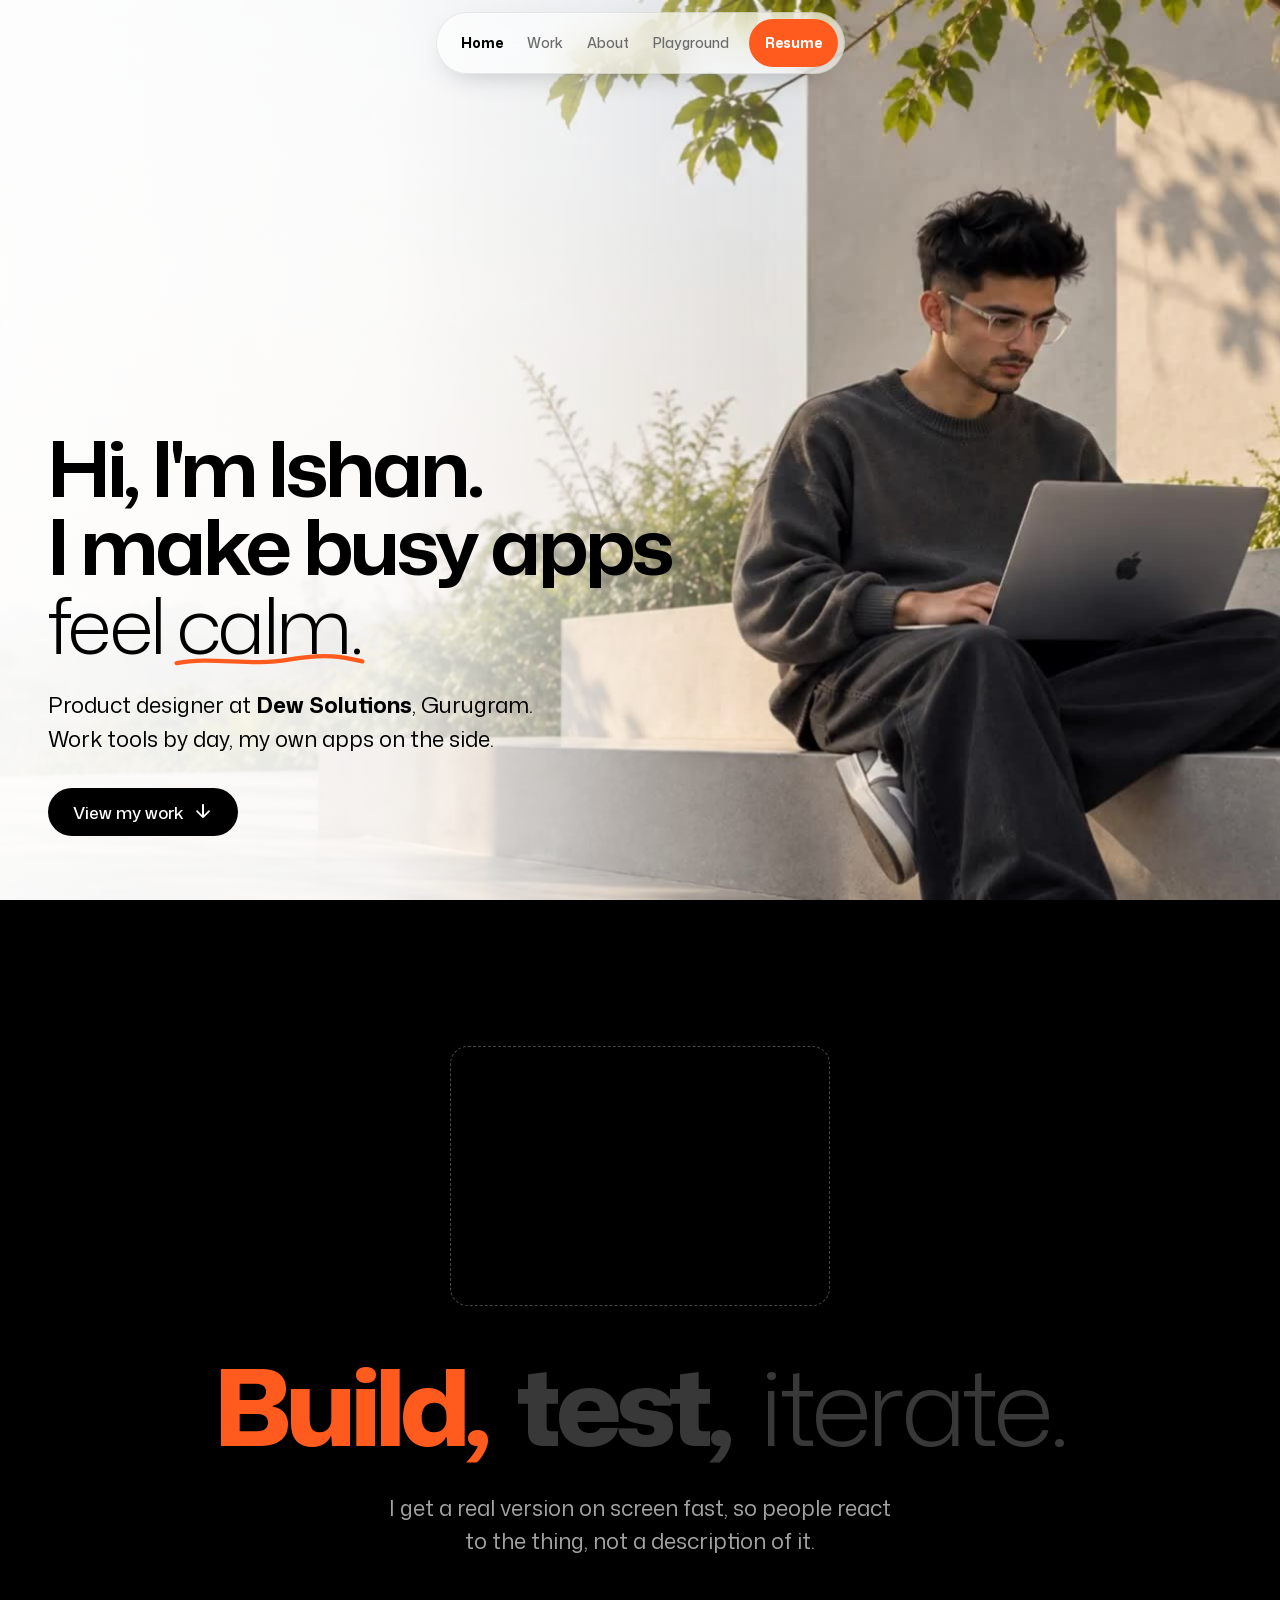
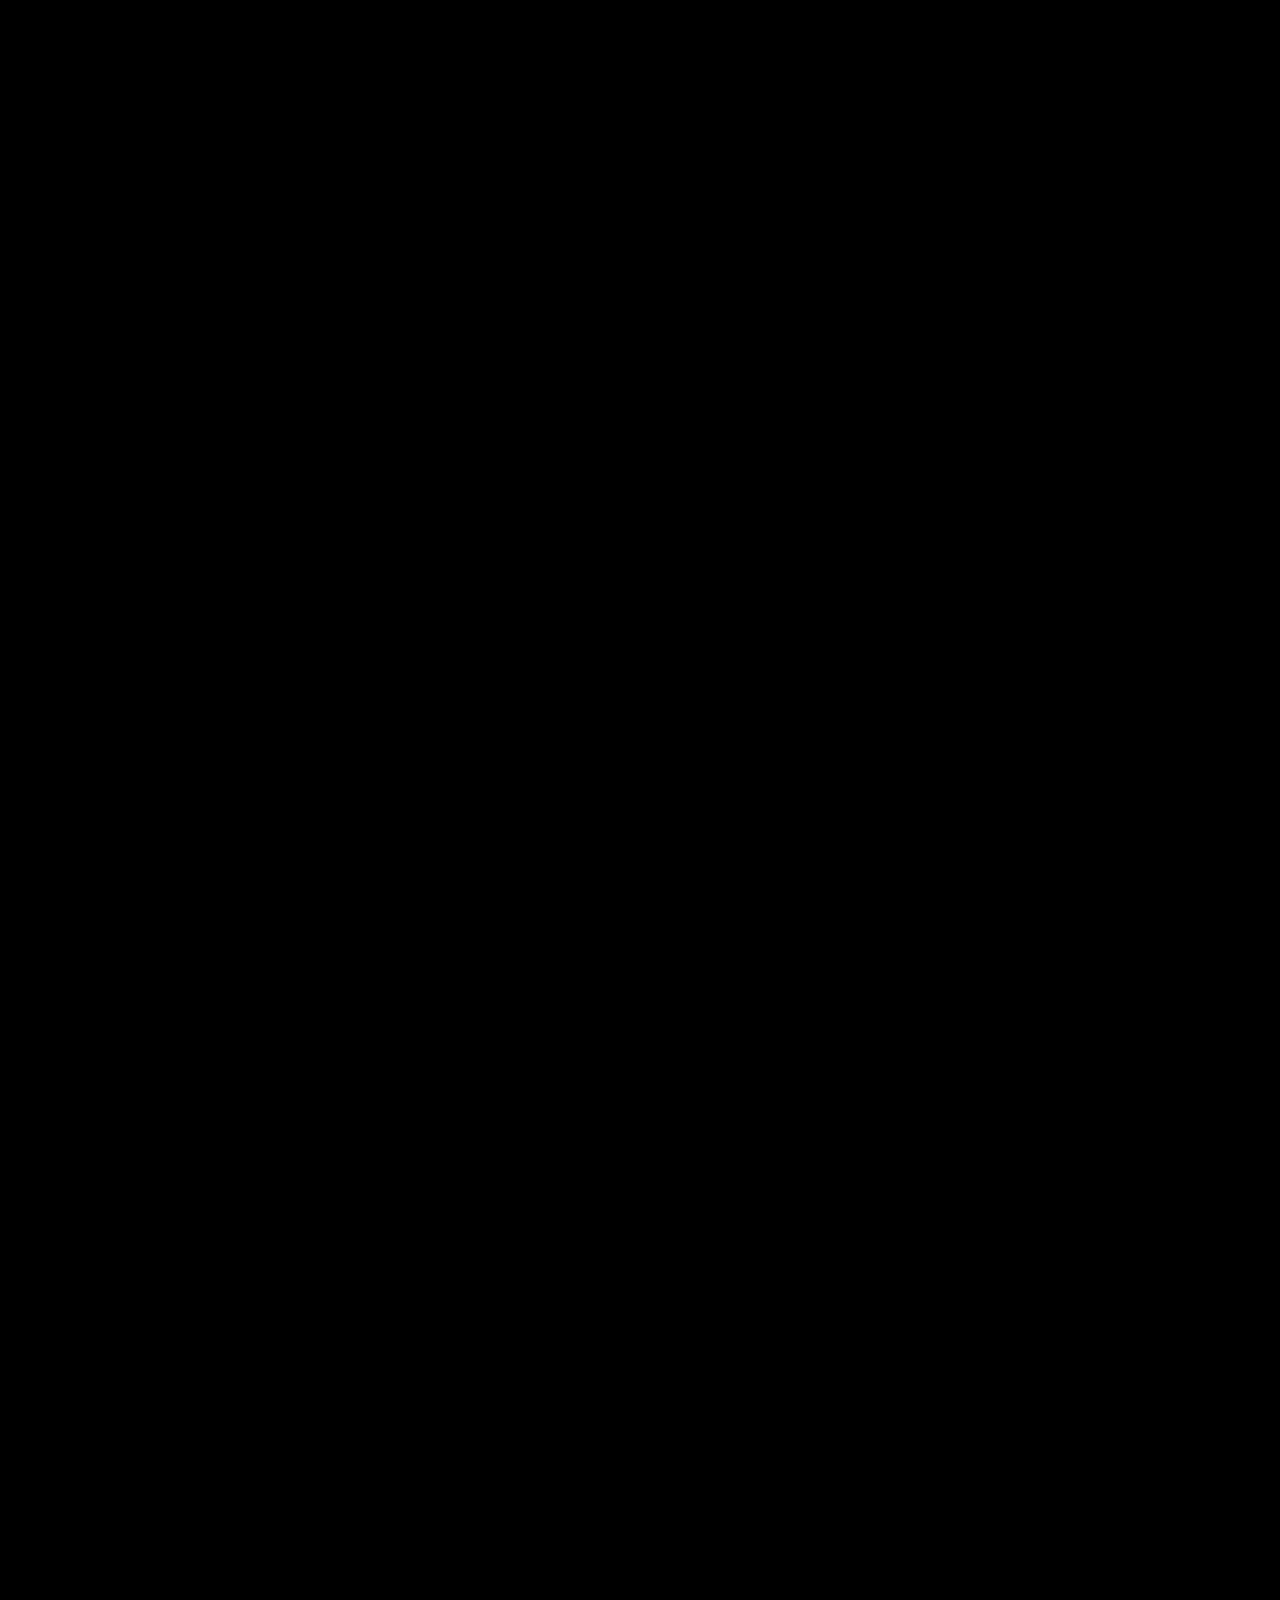
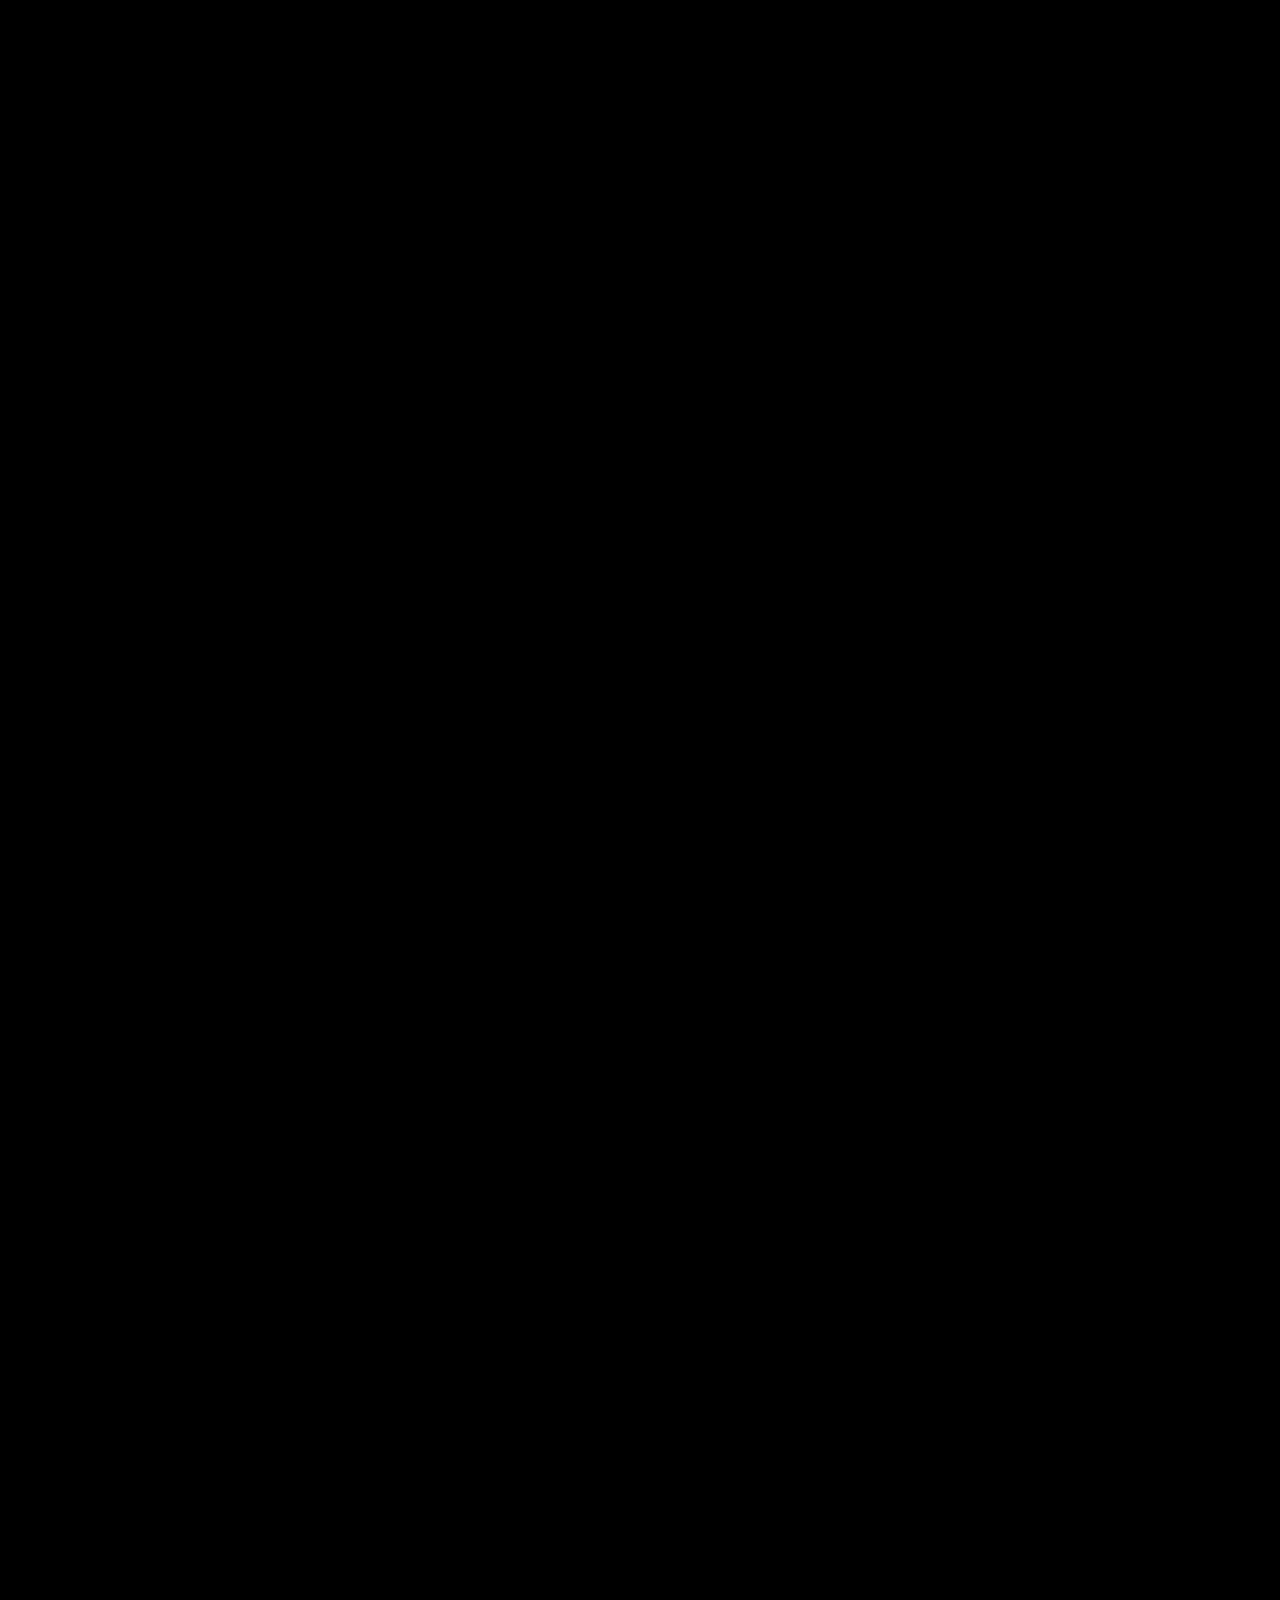
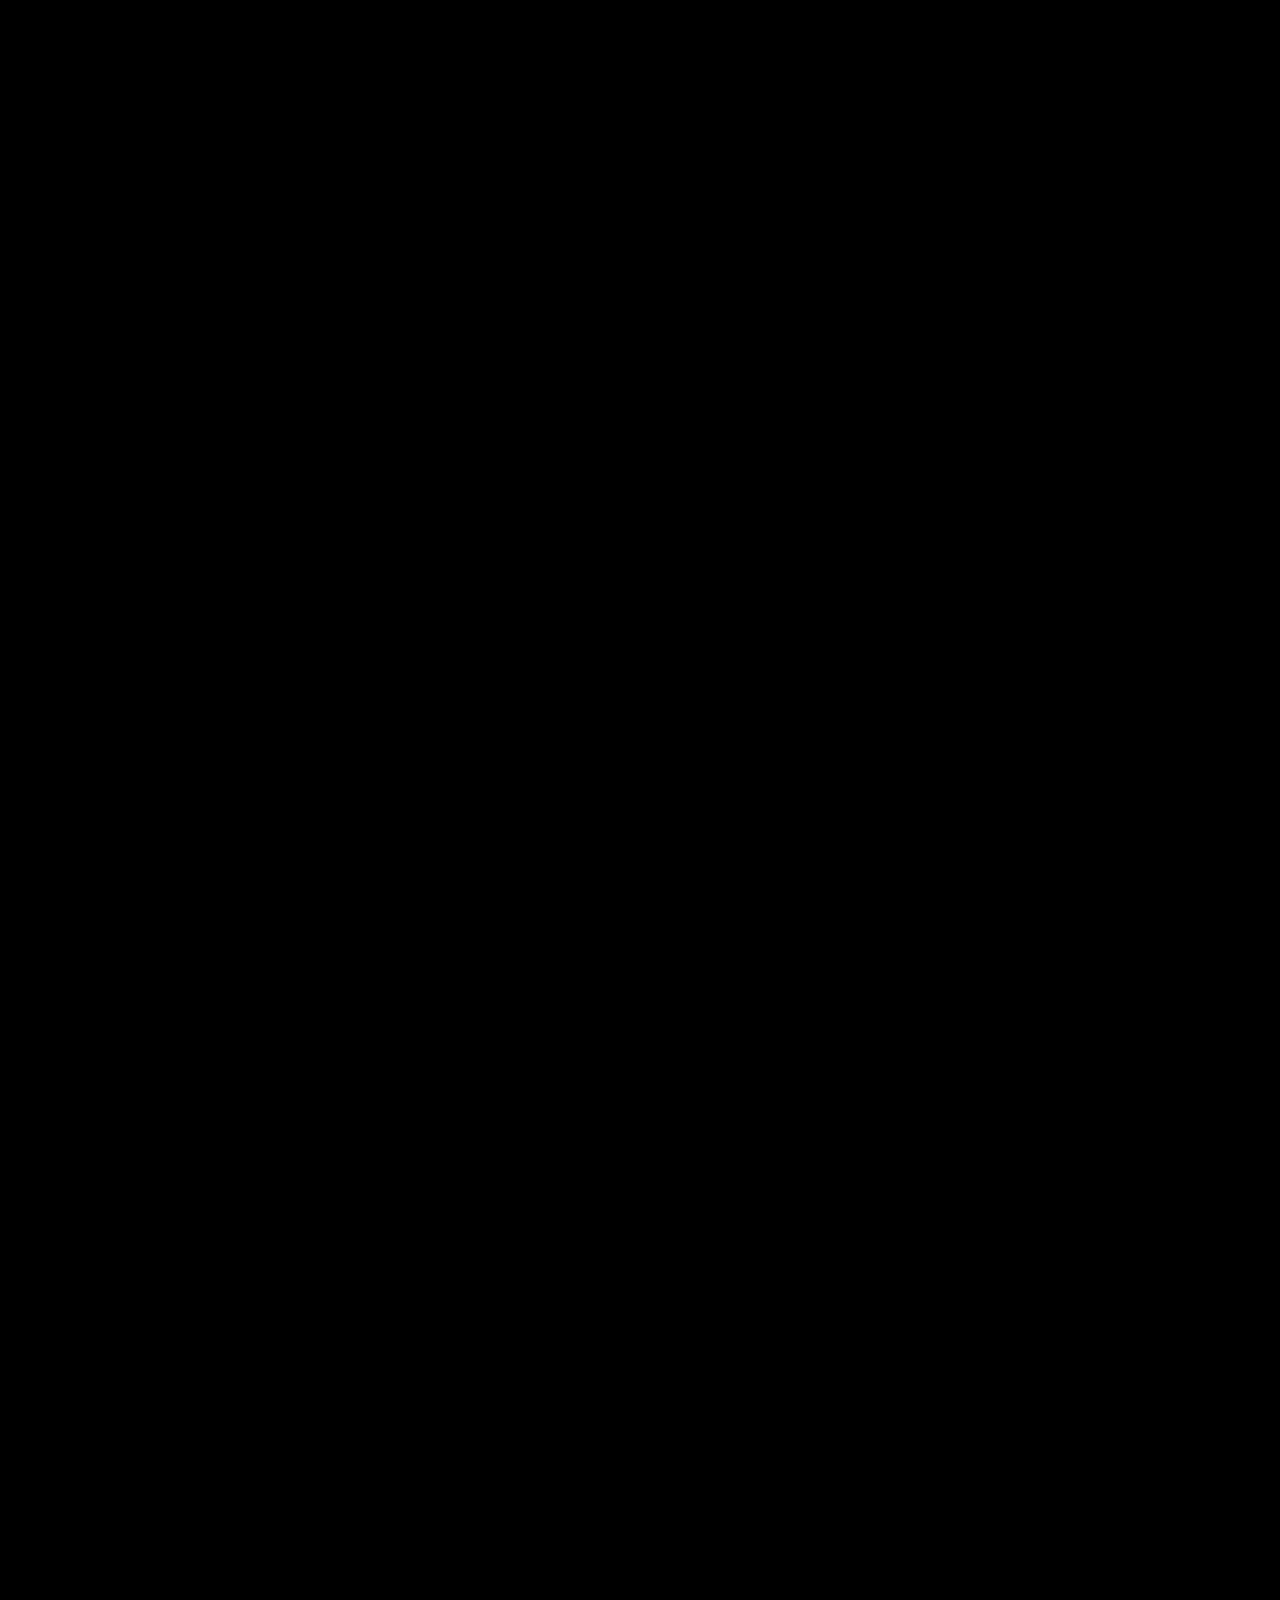
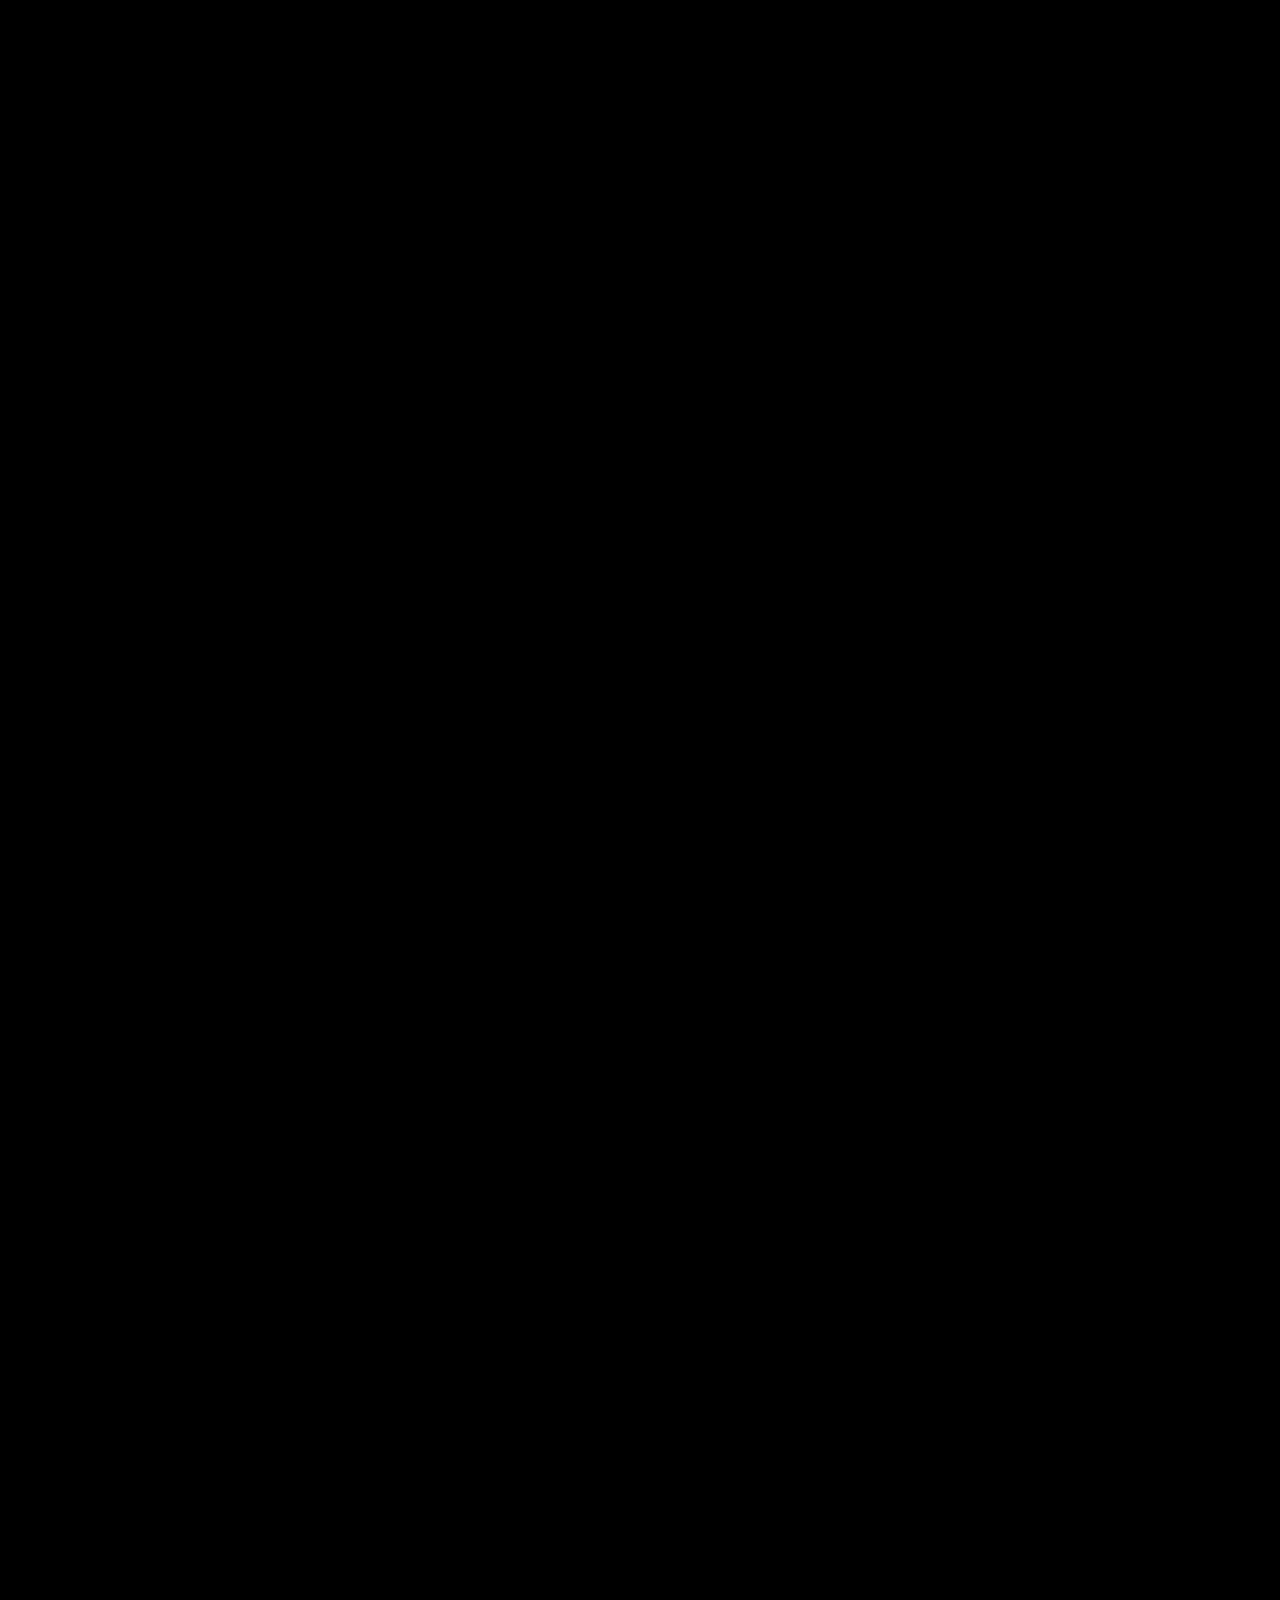
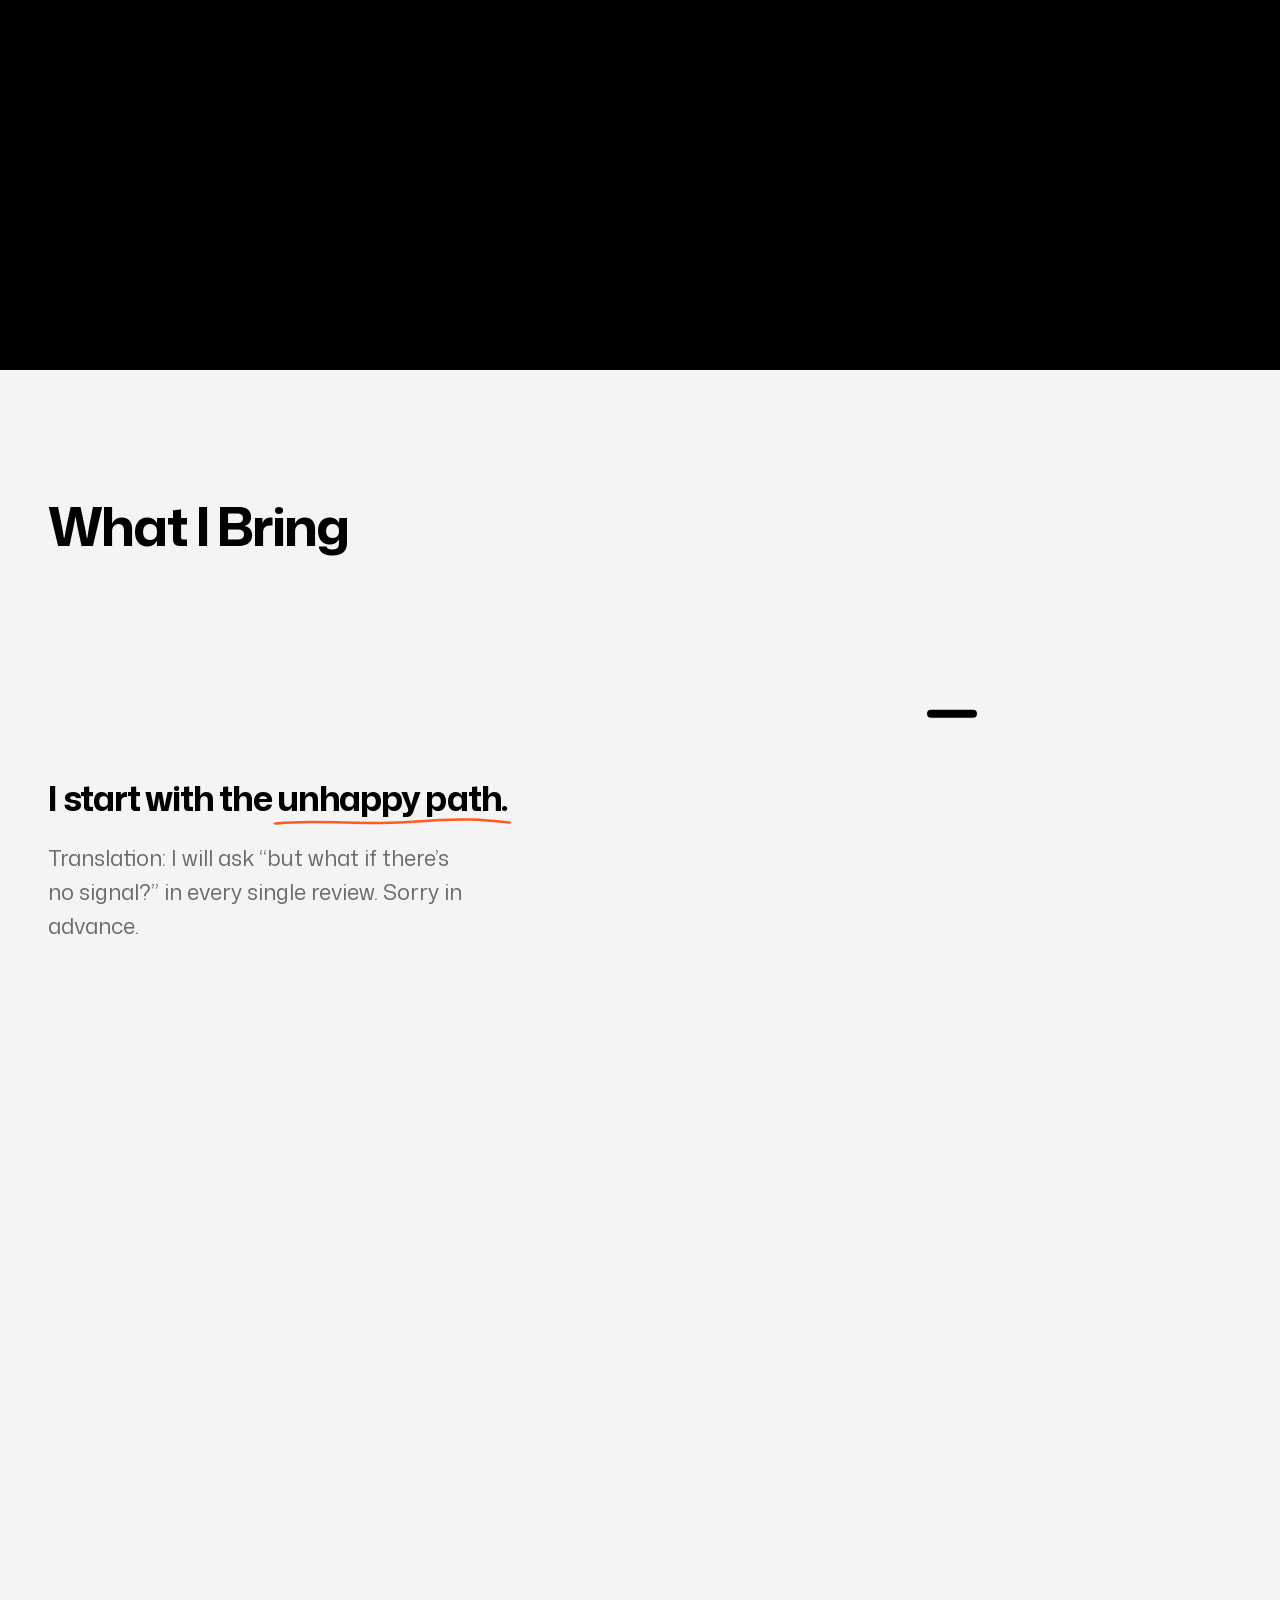
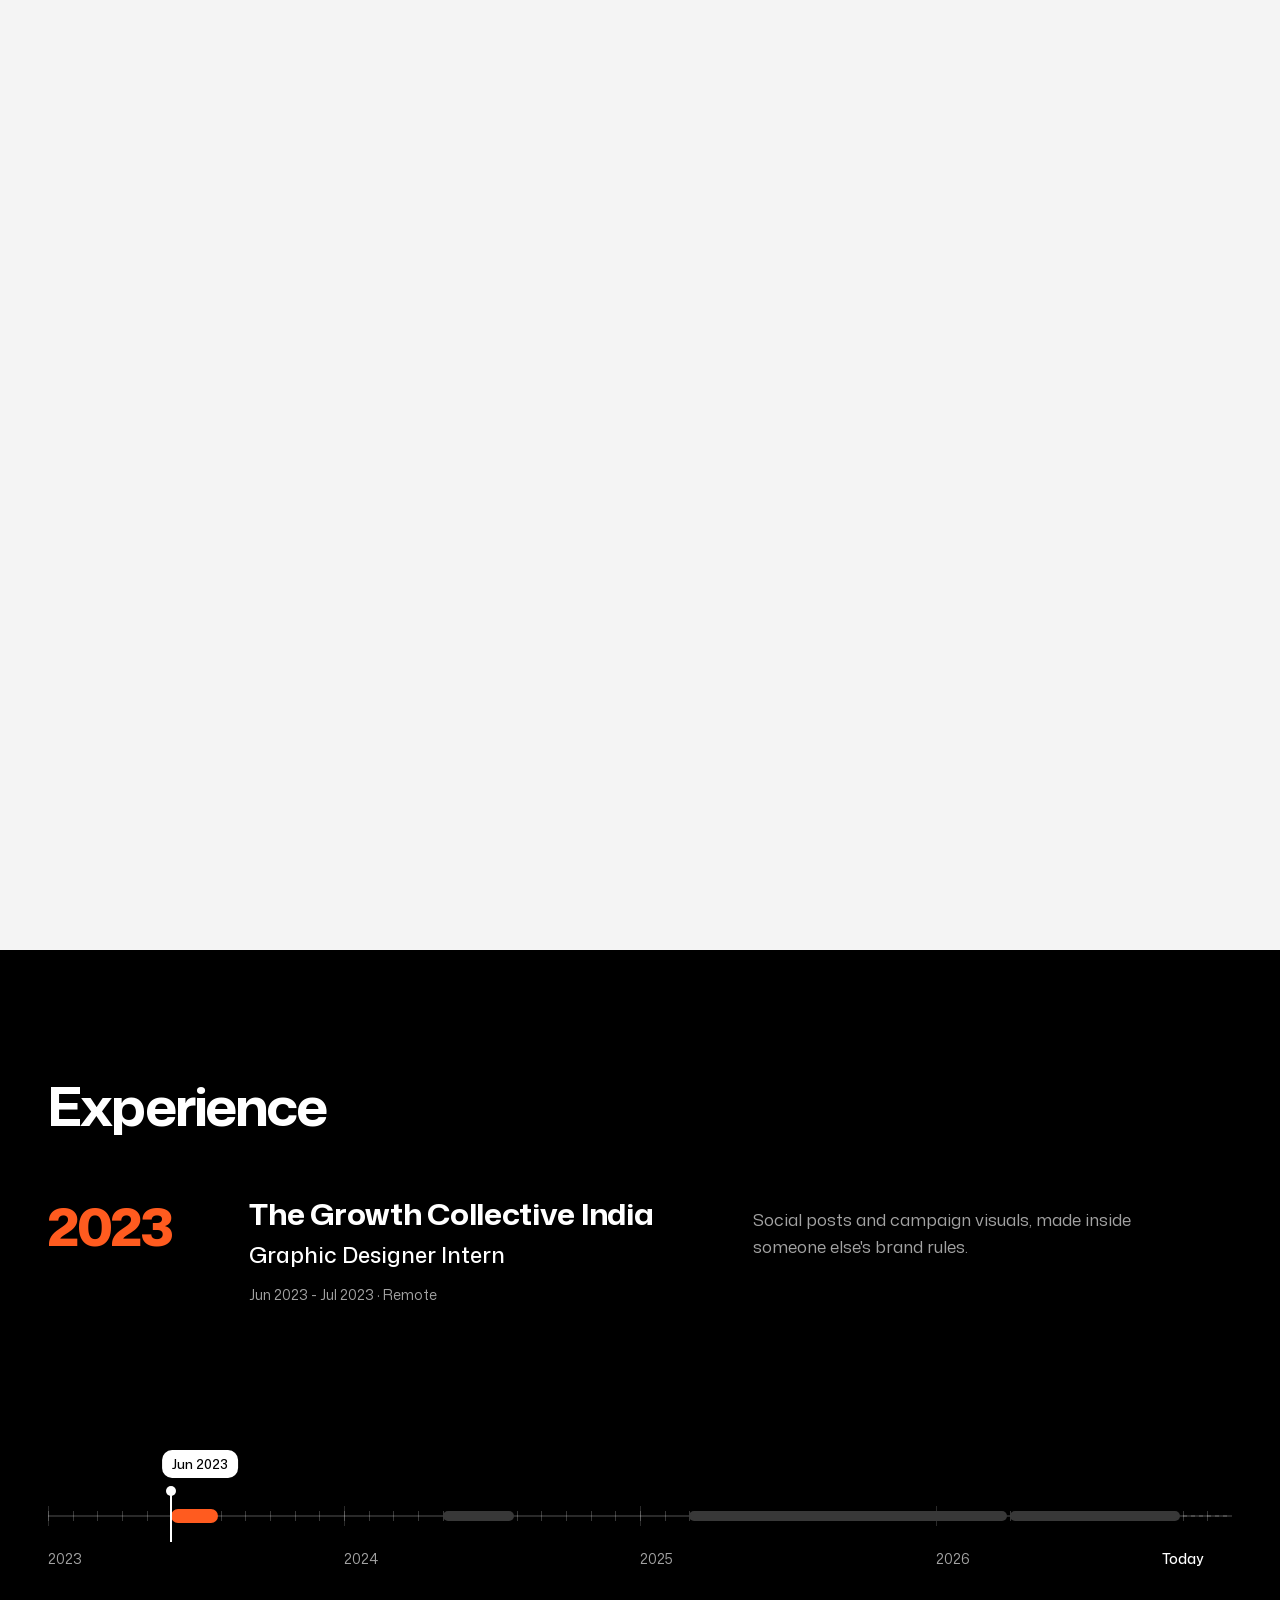
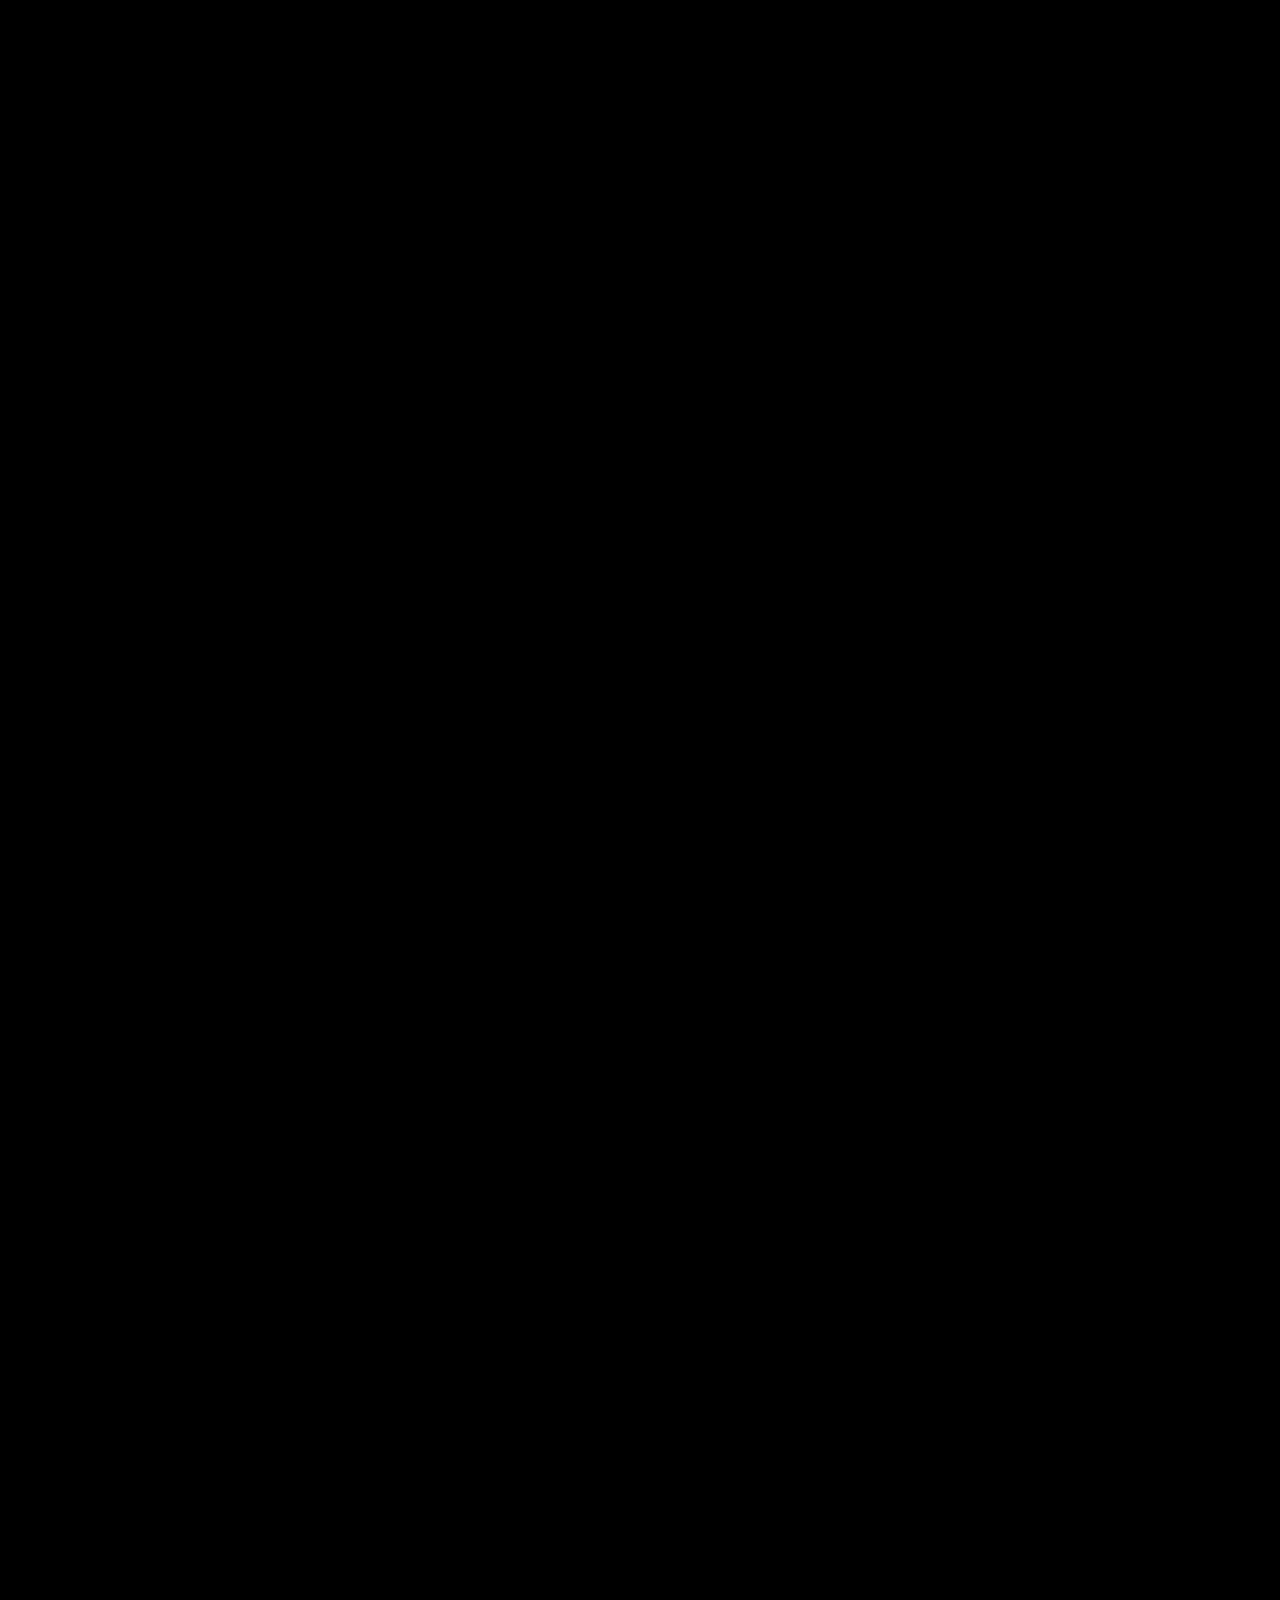
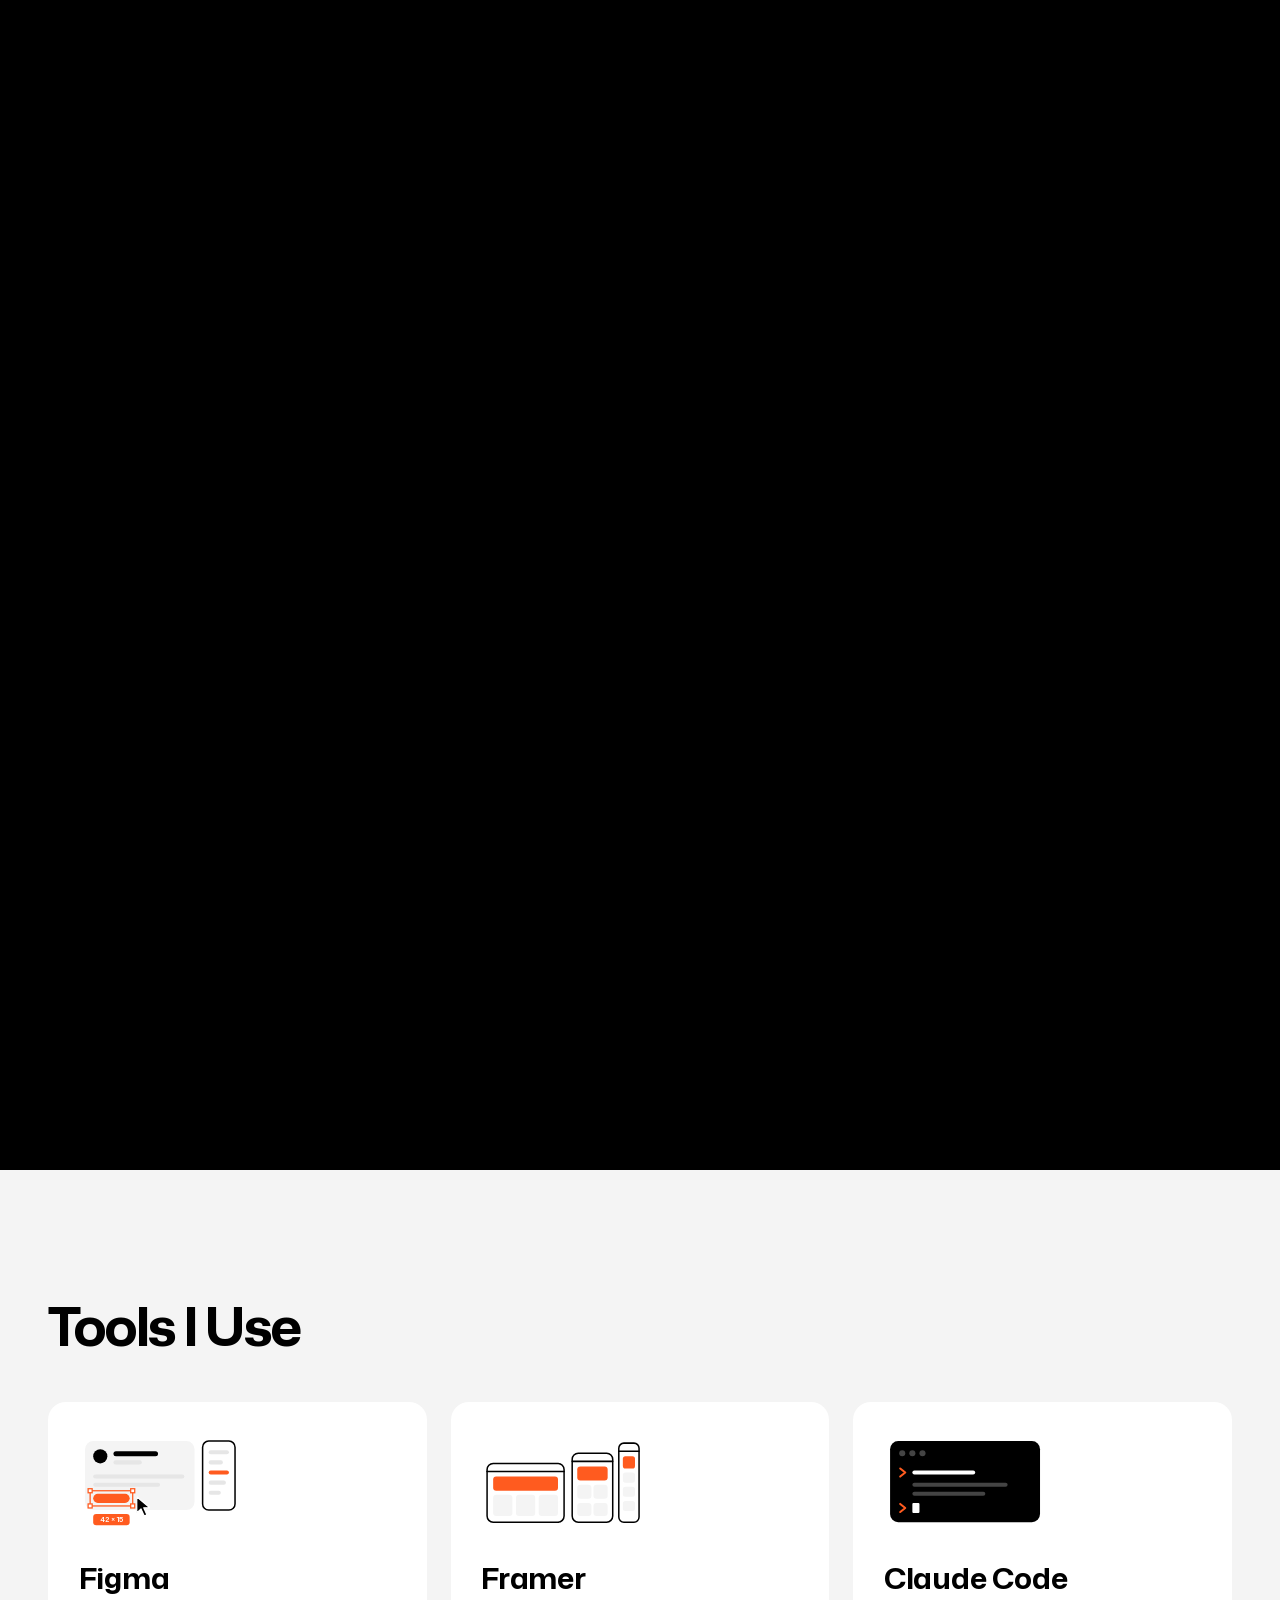
<file: index.html>
<!doctype html>
<html lang="en" class="no-js">
<head>
  <meta charset="utf-8">
  <meta name="viewport" content="width=device-width, initial-scale=1, viewport-fit=cover">
  <title>Ishan Sirohi | Product Designer</title>
  <meta name="description" content="Product designer in Delhi NCR. Explore enterprise workflows, personal apps and experiments in interface design, 3D and motion.">
  <meta name="referrer" content="strict-origin-when-cross-origin">
  <meta http-equiv="Content-Security-Policy" content="default-src &#x27;self&#x27;; script-src &#x27;self&#x27; &#x27;unsafe-inline&#x27;; style-src &#x27;self&#x27; &#x27;unsafe-inline&#x27;; img-src &#x27;self&#x27; data:; media-src &#x27;self&#x27;; font-src &#x27;self&#x27;; connect-src &#x27;none&#x27;; frame-src &#x27;none&#x27;; object-src &#x27;none&#x27;; base-uri &#x27;self&#x27;; form-action &#x27;none&#x27;; upgrade-insecure-requests">
  <link rel="canonical" href="https://sirohiishan.github.io/">
  <meta property="og:type" content="website">
  <meta property="og:site_name" content="Ishan Sirohi">
  <meta property="og:title" content="Ishan Sirohi | Product Designer">
  <meta property="og:description" content="Product designer in Delhi NCR. Explore enterprise workflows, personal apps and experiments in interface design, 3D and motion.">
  <meta property="og:url" content="https://sirohiishan.github.io/">
  <meta property="og:image" content="https://sirohiishan.github.io/assets/share/home.jpg">
  <meta property="og:image:width" content="1200">
  <meta property="og:image:height" content="630">
  <meta property="og:image:alt" content="Home by Ishan Sirohi, shown as actual desktop and mobile website screenshots inside browser and phone frames.">
  <meta name="twitter:card" content="summary_large_image">
  <meta name="twitter:title" content="Ishan Sirohi | Product Designer">
  <meta name="twitter:description" content="Product designer in Delhi NCR. Explore enterprise workflows, personal apps and experiments in interface design, 3D and motion.">
  <meta name="twitter:image" content="https://sirohiishan.github.io/assets/share/home.jpg">
  <meta name="twitter:image:alt" content="Home by Ishan Sirohi, shown as actual desktop and mobile website screenshots inside browser and phone frames.">
  <meta name="theme-color" content="#FFFFFF">
  <link rel="icon" href="favicon.ico" sizes="any">
  <link rel="icon" type="image/png" href="assets/icons/favicon-32.png" sizes="32x32">
  <link rel="apple-touch-icon" href="assets/icons/apple-touch-icon.png">
  <link rel="stylesheet" href="assets/fonts/fonts.css">
  <link rel="stylesheet" href="css/tokens.css">
  <link rel="stylesheet" href="css/site.css">
  <link rel="preload" as="image" href="assets/video/hero-terrace.jpg">
</head>
<body>
  <a class="skip" href="#main">Skip to content</a>

  <header class="nav">
    <div class="wrap nav__in">
      <nav aria-label="Main">
        <ul class="nav__links">
          <li><a href="index.html" aria-current="page"><span class="ms" aria-hidden="true">home</span><span class="nav__t">Home</span></a></li>
          <li><a href="work.html"><span class="ms" aria-hidden="true">work</span><span class="nav__t">Work</span></a></li>
          <li><a href="about.html"><span class="ms" aria-hidden="true">person</span><span class="nav__t">About</span></a></li>
          <li><a href="playground.html"><span class="ms" aria-hidden="true">interests</span><span class="nav__t">Playground</span></a></li>
        </ul>
      </nav>
      <div class="nav__right">
        <a class="nav__resume" href="https://drive.google.com/file/d/1lqcYbyqvJZeSwzL8G5n3r5rMKsikmXTS/view?usp=share_link"><span class="ms nav__resume-i" aria-hidden="true">description</span><span class="nav__t">Resume</span><span class="ms nav__resume-a" aria-hidden="true">arrow_outward</span></a>
        <button class="icon-btn nav__menu" type="button" aria-expanded="false" aria-controls="mnav" aria-label="Open menu"><span class="ms" aria-hidden="true">menu</span></button>
      </div>
    </div>
    <div class="mnav" id="mnav" hidden>
      <div class="wrap mnav__in">
        <a class="mnav__link" href="index.html" aria-current="page">Home</a>
        <a class="mnav__link" href="work.html">Work</a>
        <a class="mnav__link" href="about.html">About</a>
        <a class="mnav__link" href="playground.html">Playground</a>
        <div class="mnav__actions">
          <a class="btn btn--primary" href="https://drive.google.com/file/d/1lqcYbyqvJZeSwzL8G5n3r5rMKsikmXTS/view?usp=share_link">Resume<span class="ms" aria-hidden="true">arrow_outward</span></a>
          <a class="btn btn--ghost" href="mailto:sirohi.ishan@icloud.com">Get in touch</a>
        </div>
      </div>
    </div>
  </header>

  <main id="main">
    
    <section class="hero" id="top">
      <div class="hero__video">
        <video data-motion muted loop playsinline preload="auto" poster="assets/video/hero-terrace.jpg" aria-hidden="true">
          <source src="assets/video/hero-terrace.mp4" type="video/mp4">
        </video>
      </div>
      <div class="wrap hero__in">
        <h1 class="hero__title" aria-label="Hi, I'm Ishan. I make busy apps feel calm.">
          <span class="w" style="--i:0">Hi,</span> <span class="w" style="--i:1">I'm</span> <span class="w" style="--i:2">Ishan.</span><br> <span class="w" style="--i:3">I</span> <span class="w" style="--i:4">make</span> <span class="w" style="--i:5">busy</span> <span class="w" style="--i:6">apps</span><br> <span class="w serif" style="--i:7">feel</span> <span class="w serif scrib" style="--i:8">calm.</span>
        </h1>
        <p class="hero__sub">Product designer at <strong>Dew Solutions</strong>, Gurugram.<br class="hero__sub-br"> Work tools by day, my own apps on the side.</p>
        <div class="hero__cta">
          <a class="btn btn--primary" href="#work">View my work<span class="ms slide" aria-hidden="true">arrow_downward</span></a>
        </div>
      </div>
    </section>


    
    <section class="bbi section--dark" aria-label="How I work" data-bbi data-step="-1">
      <div class="bbi__stage">
        <div class="wrap bbi__in">
          <div class="blox" aria-hidden="true">
            <div class="blox__ghost blox__ghost--1"><span>v1</span></div>
            <div class="blox__ghost blox__ghost--2"><span>v2</span></div>
            <div class="blox__frame">
              <span class="blox__b blox__b--avatar" style="--i:0"></span>
              <span class="blox__b blox__b--title" style="--i:1"></span>
              <span class="blox__b blox__b--sub" style="--i:2"></span>
              <span class="blox__b blox__b--img" style="--i:3"><span class="ms">image</span></span>
              <span class="blox__b blox__b--l1" style="--i:4"></span>
              <span class="blox__b blox__b--l2" style="--i:5"></span>
              <span class="blox__b blox__b--btn" style="--i:6"></span>
              <span class="blox__ver">v3</span>
            </div>
            <span class="blox__me"><svg viewBox="0 0 20 22" aria-hidden="true"><path d="M2 2 V18 L6.6 13.8 L9.8 20.4 L12.8 19 L9.7 12.6 L16 12.3 Z"/></svg><b>Ishan</b></span>
          </div>
          <p class="bbi__words" aria-hidden="true">
            <span class="mword is-active" data-fx="build">Build,</span>
            <span class="mword" data-fx="test">test,</span>
            <span class="mword serif" data-fx="iterate">iterate.</span>
          </p>
          <div class="bbi__notes">
            <p class="bbi__note is-active">I get a real version on screen fast, so people react to the thing, not a description of it.</p>
            <p class="bbi__note">Then I take the inconvenient routes: no signal, nothing to show, a tap in the wrong place.</p>
            <p class="bbi__note">I refine what needs work, test again and repeat. It’s done when it holds up, not when it looks nice.</p>
          </div>
        </div>
      </div>
    </section>

    
    <section class="selected-work section--dark" id="work" aria-labelledby="selected-work-title" data-selected-work>
      <div class="selected-work__pin">
        <div class="selected-work__lighting" aria-hidden="true">
          <span class="selected-work__light wcard--attendance"></span>
          <span class="selected-work__light wcard--neighbourhood"></span>
          <span class="selected-work__light wcard--thero"></span>
        </div>
        <div class="wrap selected-work__body">
          <div class="selected-work__panels">
            <div class="selected-work__intro" data-showcase-frame>
              <div class="sw-orbs" aria-hidden="true"><span class="sw-orb sw-orb--attendance"></span><span class="sw-orb sw-orb--neighbourhood"></span><span class="sw-orb sw-orb--thero"></span></div>
              <div class="sw-intro">
                <h2 id="selected-work-title">Selected Work</h2>
                <p class="sw-intro__sub">Real problems, real constraints, and what I did about them.</p>
              </div>
            </div>
        <a class="wcard wcard--attendance selected-work__project" data-showcase-frame href="case-attendance.html">
          <div class="wcard__text">
            <p class="wcard__client"><span>Client <span class="redact" style="--w:4.4em"></span> under NDA</span><span>Mobile app</span><span>3 days</span></p>
            <h3 class="wcard__title">Punch in, <span class="serif">punch out.</span></h3>
            <p class="wcard__desc">A change request I owned: geotagged attendance for a live field audit app.</p>
            <span class="wcard__cta">Read the case study<span class="wcard__go" aria-hidden="true"><span class="ms">arrow_forward</span></span></span>
          </div>
          <div class="wcard__stage" aria-hidden="true">
            <div class="wcard__phones">
              <div class="phone" data-screen="punch-in"></div>
              <div class="phone" data-screen="working"></div>
              <div class="phone" data-screen="geotag"></div>
            </div>
          </div>
        </a>
        <a class="wcard wcard--neighbourhood selected-work__project" data-showcase-frame href="case-neighbourhood.html">
          <div class="wcard__text">
            <p class="wcard__client"><span>Client <span class="redact" style="--w:4.4em"></span> under NDA</span><span>App and website</span><span>6 weeks</span></p>
            <h3 class="wcard__title">Everything nearby, <span class="serif">one tap away.</span></h3>
            <p class="wcard__desc">Local offers, events and stores in one app, from the first component to handoff.</p>
            <span class="wcard__cta">Read the case study<span class="wcard__go" aria-hidden="true"><span class="ms">arrow_forward</span></span></span>
          </div>
          <div class="wcard__stage" aria-hidden="true">
            <div class="wcard__phones">
              <div class="phone phone--night" data-nb="offer"></div>
              <div class="phone phone--night" data-nb="home"></div>
              <div class="phone phone--night" data-nb="event"></div>
            </div>
          </div>
        </a>
        <a class="wcard wcard--thero selected-work__project" data-showcase-frame href="case-thero.html">
          <div class="wcard__text">
            <p class="wcard__client"><span><img class="wcard__icon" src="assets/img/thero/logo-final.svg" alt="">Thero</span><span>Personal project</span><span>iOS app</span></p>
            <h3 class="wcard__title">One list, <span class="serif">one clear order.</span></h3>
            <p class="wcard__desc">My own to-do app, where every task gets its own priority. Designed, built with Cursor and shipped to the App Store.</p>
            <span class="wcard__cta">Read the case study<span class="wcard__go" aria-hidden="true"><span class="ms">arrow_forward</span></span></span>
          </div>
          <div class="wcard__stage" aria-hidden="true">
            <div class="wcard__phones">
              <div class="phone phone--shot"><img src="assets/img/thero/thero-priority.jpg" alt="" loading="lazy"></div>
              <div class="phone phone--shot"><img src="assets/img/thero/thero-home.jpg" alt="" loading="lazy"></div>
              <div class="phone phone--shot"><img src="assets/img/thero/thero-month.jpg" alt="" loading="lazy"></div>
            </div>
          </div>
        </a>
          </div>
        </div>
        <span class="selected-work__ending-shade" aria-hidden="true"></span>
        <div class="wrap selected-work__foot">
          <div class="selected-work__ending">
            <a class="sw-more" href="work.html">
              <span class="sw-more__row">
                <span class="sw-more__copy">
                  <span class="sw-more__title">View all <span class="sw-more__mark">Work</span></span>
                </span>
                <span class="sw-more__go" aria-hidden="true"><span class="ms">arrow_forward</span></span>
              </span>
            </a>
          </div>
        </div>
      </div>
    </section>

    
    <section class="section--alt bring15 bfilm" id="what-i-bring" aria-labelledby="what-i-bring-title" data-bfilm>
      <div class="bfilm__stage">
        <div class="wrap bfilm__in">
          <h2 class="bring15__title bfilm__title" id="what-i-bring-title">What I Bring</h2>
          <div class="bfilm__captions">
            <div class="bfilm__cap" data-bfilm-cap>
              <p class="bfilm__big">I start with the <span class="scrib">unhappy path.</span></p>
              <p class="bfilm__aside">Translation: I will ask “but what if there’s no signal?” in every single review. Sorry in advance.</p>
            </div>
            <div class="bfilm__cap" data-bfilm-cap>
              <p class="bfilm__big">I bring a <span class="scrib">prototype,</span> not a pitch.</p>
              <p class="bfilm__aside">Clicking a real thing beats a 45 minute call about imagining one.</p>
            </div>
            <div class="bfilm__cap" data-bfilm-cap>
              <p class="bfilm__big">I build the <span class="scrib">design system</span> behind the screens.</p>
              <p class="bfilm__aside">Reusable buttons, fields and states. So the next screen starts with decisions we’ve already made.</p>
            </div>
          </div>
          <div class="bfilm__scene">
<svg class="bfilm__svg" viewBox="0 0 560 420" role="img" aria-label="A phone screen loses signal and shows a friendly offline state, then a cursor taps Send instead of a speech bubble saying imagine if, then the screen’s pieces move into a shared library and build the next screen.">
  <g data-f="tray"><rect class="tray" x="196" y="60" width="168" height="300" rx="18"/><text class="lbl" x="280" y="46" text-anchor="middle">Shared pieces</text></g>
  <g data-f="phone1">
    <rect class="paper sk" data-f="frame1" x="200" y="30" width="160" height="360" rx="26" pathLength="1"/>
    <rect class="ink" x="255" y="40" width="50" height="8" rx="4"/>
    <g data-f="ui1">
      <g data-f="bars"><rect class="ink" x="216" y="60" width="4" height="6" rx="1"/><rect class="ink" x="222" y="57" width="4" height="9" rx="1"/><rect class="ink" x="228" y="54" width="4" height="12" rx="1"/><rect class="ink" x="234" y="51" width="4" height="15" rx="1"/></g>
      <rect class="ink" data-f="head" x="214" y="78" width="84" height="10" rx="5"/>
      <g data-f="pill"><rect class="pill" x="230" y="74" width="100" height="22" rx="11"/><text class="pill-t" x="280" y="89" text-anchor="middle">No signal</text></g>
      <g data-f="normal"><rect class="soft" x="214" y="104" width="132" height="84" rx="12"/><rect class="ink" x="226" y="120" width="70" height="8" rx="4"/><rect class="mute" x="226" y="136" width="96" height="6" rx="3"/><rect class="mute" x="226" y="148" width="64" height="6" rx="3"/><rect class="field" x="214" y="200" width="132" height="28" rx="14"/><rect class="soft" x="214" y="242" width="132" height="48" rx="10"/></g>
      <g data-f="offline"><circle class="line" cx="280" cy="146" r="22"/><path class="line" d="M268 150 Q 280 134 292 150"/><circle class="ink" cx="280" cy="154" r="3"/><path class="sig" d="M262 128 L 298 164"/><text class="t-b" x="280" y="196" text-anchor="middle">You’re offline</text><text class="t-s" x="280" y="214" text-anchor="middle">We kept your draft</text></g>
      <g data-f="done"><circle class="sigf" cx="280" cy="146" r="24"/><path class="check" d="M269 146 L 277 154 L 292 138"/><text class="t-b" x="280" y="198" text-anchor="middle">Sent</text></g>
      <g data-f="btn"><rect class="sigf" x="214" y="336" width="132" height="36" rx="18"/><text class="btn-t" x="280" y="359" text-anchor="middle">Send</text></g>
    </g>
  </g>
  <g data-f="note1"><text class="note" x="8" y="92">what if there’s</text><text class="note" x="8" y="112">no signal?</text><path class="sig" data-f="arrow1" pathLength="1" d="M118 108 C 160 104, 186 86, 206 66"/><path class="sig" d="M196 64 L 207 64 L 206 75"/></g>
  <g data-f="bubble"><path class="paper line" d="M20 150 H 166 Q 178 150 178 162 V 196 Q 178 208 166 208 H 60 L 44 224 V 208 H 20 Q 8 208 8 196 V 162 Q 8 150 20 150 Z"/><text class="t-m" x="24" y="185">imagine if…</text><path class="sig" data-f="strike" pathLength="1" d="M4 226 L 186 142"/></g>
  <g data-f="note2"><text class="note" x="374" y="318">just click it</text><path class="sig" pathLength="1" d="M394 326 C 382 336, 370 344, 356 350"/></g>
  <circle class="ripple" data-f="ripple" cx="300" cy="354" r="30"/>
  <g data-f="cursor"><path class="cursor" d="M0 0 L 0 22 L 6 17 L 10 26 L 14 24 L 10 15 L 17 15 Z"/></g>
  <g data-f="piecesA">
    <rect class="soft piece" data-from="-186,26" x="214" y="78" width="132" height="84" rx="12"/>
    <rect class="field piece" data-from="-186,18" x="214" y="182" width="132" height="28" rx="14"/>
    <rect class="sigf piece" data-from="-186,110" x="214" y="226" width="132" height="36" rx="18"/>
    <rect class="ink piece" data-from="-186,-198" x="214" y="276" width="84" height="10" rx="5"/>
  </g>
  <g data-f="phone2"><rect class="paper sk" data-f="frame2" x="386" y="30" width="160" height="360" rx="26" pathLength="1"/><rect class="ink" x="441" y="40" width="50" height="8" rx="4"/></g>
  <g data-f="piecesB">
    <rect class="ink piece" data-from="-186,198" x="400" y="78" width="84" height="10" rx="5"/>
    <rect class="soft piece" data-from="-186,-22" x="400" y="100" width="132" height="84" rx="12"/>
    <rect class="field piece" data-from="-186,-16" x="400" y="198" width="132" height="28" rx="14"/>
    <rect class="sigf piece" data-from="-186,-110" x="400" y="336" width="132" height="36" rx="18"/>
  </g>
</svg>
          </div>
        </div>
      </div>
    </section>

    
    <section class="xp4 section--dark" id="experience" data-xp>
      <div class="xp4__stage">
        <div class="wrap">
          <div class="section-head xp4__head">
            <h2 class="h2 xp4__title">Experience</h2>
          </div>
          <div class="xp4__body">
            <span class="xp4__year" aria-hidden="true">202<span class="xp4__roll"><span>3</span><span>4</span><span>5</span><span>6</span></span></span>
            <ol class="xp4__roles">
            <li class="xp4__role is-on" style="--k:0">
              <span class="xp4__y">2023</span>
              <div class="xp4__who">
                <div class="trail__head">
                  <div><h3 class="trail__co">The Growth Collective India</h3><p class="trail__role">Graphic Designer Intern</p></div>
                </div>
                <p class="trail__when">Jun 2023 - Jul 2023 · Remote</p>
              </div>
              <p class="trail__note">Social posts and campaign visuals, made inside someone else's brand rules.</p>
            </li>
            <li class="xp4__role" style="--k:1">
              <span class="xp4__y">2024</span>
              <div class="xp4__who">
                <div class="trail__head">
                  <div><h3 class="trail__co">Grapes Worldwide</h3><p class="trail__role">UI/UX Designer Intern</p></div>
                </div>
                <p class="trail__when">May 2024 - Jul 2024 · Saket, New Delhi</p>
              </div>
              <p class="trail__note">Landing pages for 7+ brands in three months.</p>
            </li>
            <li class="xp4__role" style="--k:2">
              <span class="xp4__y">2025</span>
              <div class="xp4__who">
                <div class="trail__head">
                  <div><h3 class="trail__co">Dew Solutions</h3><p class="trail__role">Product Designer Intern</p></div>
                </div>
                <p class="trail__when">Mar 2025 - Apr 2026 · Gurugram</p>
              </div>
              <p class="trail__note">Designed a neighbourhood app in six weeks, from the component system to handoff. Named Standout Performer.</p>
            </li>
            <li class="xp4__role" style="--k:3">
              <span class="xp4__y">2026</span>
              <div class="xp4__who">
                <div class="trail__head">
                  <div><h3 class="trail__co">Dew Solutions</h3><p class="trail__role">Associate Product Designer</p></div>
                </div>
                <p class="trail__when">Apr 2026 - Present · Gurugram</p>
              </div>
              <p class="trail__note">Phase 2 workflows for an enterprise platform, attendance shipped in three days, and a prototype that helped land a client.</p>
            </li>
            </ol>
          </div>
          <div class="xp4__rail" aria-hidden="true">
            <div class="xp4__track"><span class="xp4__seg is-on" style="--a:5;--b:7"></span><span class="xp4__seg" style="--a:16;--b:19"></span><span class="xp4__seg" style="--a:26;--b:39"></span><span class="xp4__seg" style="--a:39;--b:46"></span><span class="xp4__later" style="--a:46;--b:48"></span><span class="xp4__ph"><span class="xp4__ph-t">Jun 2023</span></span></div>
            <div class="xp4__years"><span style="--a:0">2023</span><span style="--a:12">2024</span><span style="--a:24">2025</span><span style="--a:36">2026</span><span class="xp4__today" style="--a:46">Today</span></div>
          </div>
        </div>
      </div>
    </section>

    
    <section class="section section--alt" id="tools" data-tools>
      <div class="wrap">
          <div class="section-head section-head--pin">
            <h2 class="h2">Tools I Use</h2>
          </div>
          <ul class="tgrid tgrid--still tgrid--names" role="list" aria-label="Tools I use">
            <li class="tcard" style="--i:0"><svg class="tart" viewBox="0 0 160 96" aria-hidden="true"><rect class="g" x="6" y="8" width="108" height="68" rx="8"/><circle class="kf" cx="21" cy="23" r="7"/><rect class="kf" x="34" y="18" width="44" height="5" rx="2.5"/><rect class="g2" x="34" y="27" width="28" height="4" rx="2"/><rect class="g2" x="14" y="41" width="90" height="4" rx="2"/><rect class="g2" x="14" y="49" width="66" height="4" rx="2"/><rect class="af" x="14" y="60" width="36" height="9" rx="4.5"/><rect class="a" x="11" y="57" width="42" height="15"/><rect class="hd" x="9" y="55" width="4" height="4"/><rect class="hd" x="51" y="55" width="4" height="4"/><rect class="hd" x="9" y="70" width="4" height="4"/><rect class="hd" x="51" y="70" width="4" height="4"/><rect class="af" x="14" y="80" width="36" height="11" rx="3"/><text class="tw" x="32" y="87.6" text-anchor="middle">42 × 15</text><path class="cur" d="M57 63 V79 L61.2 75 L64.4 82 L67 80.8 L63.9 73.9 L69.6 73.6 Z"/><rect class="k" x="122" y="8" width="32" height="68" rx="6"/><rect class="g2" x="128" y="17" width="20" height="4" rx="2"/><rect class="g2" x="128" y="27" width="14" height="4" rx="2"/><rect class="af" x="128" y="37" width="20" height="4" rx="2"/><rect class="g2" x="128" y="47" width="17" height="4" rx="2"/><rect class="g2" x="128" y="57" width="12" height="4" rx="2"/></svg><span>Figma</span></li>
            <li class="tcard" style="--i:1"><svg class="tart" viewBox="0 0 160 96" aria-hidden="true"><rect class="k" x="6" y="30" width="76" height="58" rx="6"/><path class="k" d="M6 38 H82"/><rect class="af" x="12" y="43" width="64" height="14" rx="3"/><rect class="g" x="12" y="61" width="19" height="21" rx="3"/><rect class="g" x="34.5" y="61" width="19" height="21" rx="3"/><rect class="g" x="57" y="61" width="19" height="21" rx="3"/><rect class="k" x="90" y="20" width="40" height="68" rx="6"/><path class="k" d="M90 28 H130"/><rect class="af" x="95" y="33" width="30" height="14" rx="3"/><rect class="g" x="95" y="51" width="14" height="14" rx="3"/><rect class="g" x="111" y="51" width="14" height="14" rx="3"/><rect class="g" x="95" y="69" width="14" height="13" rx="3"/><rect class="g" x="111" y="69" width="14" height="13" rx="3"/><rect class="k" x="136" y="10" width="20" height="78" rx="5"/><path class="k" d="M136 18 H156"/><rect class="af" x="140" y="23" width="12" height="12" rx="2.5"/><rect class="g" x="140" y="39" width="12" height="10" rx="2.5"/><rect class="g" x="140" y="53" width="12" height="10" rx="2.5"/><rect class="g" x="140" y="67" width="12" height="10" rx="2.5"/></svg><span>Framer</span></li>
            <li class="tcard" style="--i:2"><svg class="tart" viewBox="0 0 160 96" aria-hidden="true"><rect class="kf" x="6" y="8" width="148" height="80" rx="8"/><circle class="d" cx="18" cy="20" r="3"/><circle class="d" cx="28" cy="20" r="3"/><circle class="d" cx="38" cy="20" r="3"/><path class="a2" d="M16 35 L21 39 L16 43"/><rect class="w" x="28" y="37" width="62" height="4" rx="2"/><rect class="d" x="28" y="49" width="94" height="4" rx="2"/><rect class="d" x="28" y="58" width="72" height="4" rx="2"/><path class="a2" d="M16 70 L21 74 L16 78"/><rect class="w" x="28" y="69" width="7" height="10" rx="1"/></svg><span>Claude Code</span></li>
            <li class="tcard" style="--i:3"><svg class="tart" viewBox="0 0 160 96" aria-hidden="true"><rect class="k" x="6" y="8" width="148" height="80" rx="8"/><rect class="g2" x="15" y="19" width="6" height="3" rx="1.5"/><rect class="g2" x="15" y="30" width="6" height="3" rx="1.5"/><rect class="g2" x="15" y="63" width="6" height="3" rx="1.5"/><rect class="g2" x="15" y="74" width="6" height="3" rx="1.5"/><rect class="kf" x="30" y="18.5" width="40" height="4" rx="2"/><rect class="g2" x="38" y="29.5" width="62" height="4" rx="2"/><rect class="g" x="7" y="38" width="146" height="11"/><path class="m" d="M15 43.5 H21"/><rect class="g3" x="38" y="41.5" width="54" height="4" rx="2"/><rect class="sf" x="7" y="49" width="146" height="11"/><path class="a2" d="M15 54.5 H21 M18 51.5 V57.5"/><rect class="af" x="38" y="52.5" width="74" height="4" rx="2"/><rect class="g2" x="38" y="63.5" width="44" height="4" rx="2"/><rect class="kf" x="30" y="74.5" width="12" height="4" rx="2"/></svg><span>Codex</span></li>
            <li class="tcard" style="--i:4"><svg class="tart" viewBox="0 0 160 96" aria-hidden="true"><path class="gl" d="M6 90 H154"/><ellipse class="g2f" cx="40" cy="90" rx="17" ry="2.6"/><ellipse class="g2f" cx="84" cy="90" rx="9" ry="1.8"/><ellipse class="g2f" cx="124" cy="90" rx="13" ry="2.2"/><g transform="rotate(-6 40 58)"><rect class="kw" x="24" y="42" width="32" height="32" rx="6"/><path class="k" d="M35 53 L30 58 L35 63 M45 53 L50 58 L45 63 M42 51 L38 65"/></g><g transform="rotate(10 84 22)"><rect class="af" x="72" y="10" width="24" height="24" rx="5"/></g><g transform="rotate(5 124 48)"><rect class="gk" x="108" y="32" width="32" height="32" rx="6"/><rect class="kf" x="115" y="42" width="18" height="4" rx="2"/><rect class="g3" x="115" y="50" width="12" height="4" rx="2"/></g><path class="gl" d="M80 44 V54 M88 46 V60 M120 72 V78 M128 74 V82"/></svg><span>Antigravity</span></li>
            <li class="tcard tcard--note" style="--i:5"><p>Design it in Figma,<br><span class="serif">prove it in code.</span></p></li>
          </ul>
      </div>
    </section>
  </main>

  <span class="scroll-hint" data-scroll-hint aria-hidden="true"><span class="scroll-hint__ring"></span><span class="scroll-hint__ring"></span><span class="scroll-hint__ring"></span></span>
  <p class="bbi__scroll scroll-guide" data-scroll-guide><span class="bbi__scroll-mark" aria-hidden="true"><span></span></span><span>Keep scrolling</span></p>

  <footer class="footer" id="contact">
    <div class="wrap">
      <div class="footer__in">
        <p class="footer__cta">That’s the work. <span class="serif">Now the email.</span></p>
        <p class="footer__sub">If something here fits your team, write to me.</p>
        <div class="footer__actions">
          <div class="fmailbox">
            <a class="fmailbox__link" href="mailto:sirohi.ishan@icloud.com"><span class="ms" aria-hidden="true">mail</span>sirohi.ishan@icloud.com</a>
            <button class="fmailbox__copy" type="button" data-copy="sirohi.ishan@icloud.com"><span class="ms" aria-hidden="true">content_copy</span>Copy</button>
          </div>
        </div>
        <nav class="footer__links" aria-label="Elsewhere">
          <a href="https://linkedin.com/in/ishansirohi" target="_blank" rel="noopener">LinkedIn<span class="ms" aria-hidden="true">arrow_outward</span></a>
          <a href="https://www.behance.net/ishansirohi" target="_blank" rel="noopener">Behance<span class="ms" aria-hidden="true">arrow_outward</span></a>
          <a href="https://www.instagram.com/sirohiishan/" target="_blank" rel="noopener">Instagram<span class="ms" aria-hidden="true">arrow_outward</span></a>
        </nav>
      </div>
      <p class="footer__mark reveal" aria-hidden="true"><span style="--i:0">I</span><span style="--i:1">s</span><span style="--i:2">h</span><span style="--i:3">a</span><span style="--i:4">n</span><span style="--i:5">&nbsp;</span><span style="--i:6">S</span><span style="--i:7">i</span><span style="--i:8">r</span><span style="--i:9">o</span><span style="--i:10">h</span><span style="--i:11">i</span></p>
      <div class="footer__base">
        <span>© <span data-year>2026</span> Ishan Sirohi</span>
        <a href="privacy.html">Privacy</a>
      </div>
    </div>
  </footer>

  <script src="js/site.js"></script>
  <script src="js/screens.js"></script>
  <script src="js/screens-local.js"></script>
  <script src="js/selected-work.js"></script>
  <script src="js/what-i-bring.js"></script>
  <script src="js/scroll-guide.js"></script>
  <script>(function() {
    const bbi = document.querySelector("[data-bbi]");
    new IntersectionObserver(([entry]) => bbi.classList.toggle("is-in-view", entry.isIntersecting)).observe(bbi);
    const words = [ ...bbi.querySelectorAll(".mword") ];
    const notes = [ ...bbi.querySelectorAll(".bbi__note") ];
    words.forEach(w => {
        w.innerHTML = [ ...w.textContent ].map((c, i) => '<span class="ch" style="--c:' + i + '">' + (c === " " ? "&nbsp;" : c) + "</span>").join("");
    });
    let cur = -2;
    const setStep = i => {
        if (i === cur) return;
        cur = i;
        [ words, notes ].forEach(list => list.forEach((el, k) => el.classList.toggle("is-active", k === Math.max(i, 0))));
        bbi.dataset.step = i;
    };
    const xp = document.querySelector("[data-xp]");
    const roles = [ ...xp.querySelectorAll(".xp4__role") ];
    const segs = [ ...xp.querySelectorAll(".xp4__seg") ];
    const roll = xp.querySelector(".xp4__roll");
    const rail = xp.querySelector(".xp4__rail");
    const phT = xp.querySelector(".xp4__ph-t");
    const marks = segs.map(sg => [ +sg.style.getPropertyValue("--a"), +sg.style.getPropertyValue("--b") ]);
    const MON = [ "Jan", "Feb", "Mar", "Apr", "May", "Jun", "Jul", "Aug", "Sep", "Oct", "Nov", "Dec" ];
    const clamp = n => Math.min(Math.max(n, 0), 1);
    const ease = t => t * t * (3 - 2 * t);
    const still = matchMedia("(prefers-reduced-motion: reduce)").matches;
    let xk = -1;
    const xpStep = k => {
        if (k === xk) return;
        xk = k;
        roles.forEach((r, i) => r.classList.toggle("is-on", i === k));
        segs.forEach((sg, i) => {
            sg.classList.toggle("is-on", i === k);
            sg.classList.toggle("is-past", i < k);
        });
        roll.style.setProperty("--k", k);
    };
    const onScroll = () => {
        const r = bbi.getBoundingClientRect();
        if (r.top > innerHeight * .35) setStep(-1); else setStep(Math.floor(Math.min(Math.max(-r.top / Math.max(r.height - innerHeight, 1), 0), .999) * 3));
        if (!still) {
            const er = xp.getBoundingClientRect();
            const p = clamp(-er.top / Math.max(er.height - innerHeight, 1)) * roles.length;
            const k = Math.min(Math.floor(p), roles.length - 1);
            xpStep(k);
            const f = p - k, last = k === roles.length - 1, [a0, b0] = marks[k];
            const m = last || f < .6 ? a0 + (b0 - a0) * ease(clamp(f / (last ? .9 : .6))) : b0 + (marks[k + 1][0] - b0) * ease(clamp((f - .6) / .4));
            rail.style.setProperty("--ph", m);
            const mi = Math.min(Math.floor(m), 46);
            phT.textContent = MON[mi % 12] + " " + (2023 + Math.floor(mi / 12));
        }
    };
    const catSvg = '<svg viewBox="0 0 80 80" aria-hidden="true"><path class="kitty__ear" d="M12 34 L20 6 L37 24 Z"/><path class="kitty__ear" d="M43 24 L60 6 L68 34 Z"/><path class="kitty__ear-in" d="M18 28 L22 14 L30 23 Z"/><path class="kitty__ear-in" d="M50 23 L58 14 L62 28 Z"/><ellipse class="kitty__head" cx="40" cy="46" rx="30" ry="26"/><ellipse class="kitty__eye" cx="29" cy="44" rx="7.5" ry="8"/><ellipse class="kitty__eye" cx="51" cy="44" rx="7.5" ry="8"/><circle class="kitty__pupil" cx="29" cy="44" r="3.6"/><circle class="kitty__pupil" cx="51" cy="44" r="3.6"/><path class="kitty__nose" d="M37 54 H43 L40 58 Z"/><path class="kitty__mouth" d="M40 58 Q37 62 33.5 60 M40 58 Q43 62 46.5 60"/><path class="kitty__whisk" d="M15 51 L1 48 M15 55 L1 57 M65 51 L79 48 M65 55 L79 57"/><ellipse class="kitty__shine" cx="31" cy="41.5" rx="1.3" ry="1.5"/><ellipse class="kitty__shine" cx="53" cy="41.5" rx="1.3" ry="1.5"/></svg>';
    document.querySelectorAll(".tgrid--still .tcard:not(.tcard--note)").forEach(card => {
        const kitty = document.createElement("span");
        kitty.className = "kitty";
        kitty.setAttribute("aria-hidden", "true");
        kitty.innerHTML = catSvg;
        const paw = document.createElement("span");
        paw.className = "kitty__paw";
        paw.setAttribute("aria-hidden", "true");
        card.append(kitty, paw);
        const pupils = [ ...kitty.querySelectorAll(".kitty__pupil") ];
        const look = e => {
            pupils.forEach(pu => {
                const b = pu.getBoundingClientRect();
                const dx = e.clientX - (b.left + b.width / 2), dy = e.clientY - (b.top + b.height / 2);
                const d = Math.hypot(dx, dy) || 1;
                pu.style.transform = "translate(" + dx / d * 3 + "px," + dy / d * 3 + "px)";
            });
        };
        card.addEventListener("pointerenter", e => {
            card.classList.add("is-peek");
            look(e);
        });
        card.addEventListener("pointermove", look);
        card.addEventListener("pointerleave", () => card.classList.remove("is-peek"));
        card.addEventListener("pointerdown", e => {
            card.classList.add("is-peek");
            look(e);
            const cr = card.getBoundingClientRect(), kr = kitty.getBoundingClientRect();
            const ox = kr.left - cr.left + kr.width * .3, oy = kr.top - cr.top + kr.height * .62;
            const dx = e.clientX - cr.left - ox, dy = e.clientY - cr.top - oy;
            const len = Math.max(Math.min(Math.hypot(dx, dy), 150), 24);
            const ang = Math.atan2(dy, dx) * 180 / Math.PI;
            paw.style.left = ox + "px";
            paw.style.top = oy + "px";
            paw.style.transform = "translateY(-50%) rotate(" + ang + "deg)";
            paw.getAnimations().forEach(a => a.cancel());
            paw.animate([ {
                width: "0px",
                opacity: 1,
                easing: "cubic-bezier(.2,1.5,.5,1)"
            }, {
                width: len + "px",
                opacity: 1,
                offset: .35
            }, {
                width: len * .85 + "px",
                opacity: 1,
                offset: .6,
                easing: "ease-in"
            }, {
                width: "0px",
                opacity: 1
            } ], {
                duration: 520
            });
        });
    });
    addEventListener("scroll", onScroll, {
        passive: true
    });
    addEventListener("resize", onScroll);
    onScroll();
})();</script>
</body>
</html>
</file>
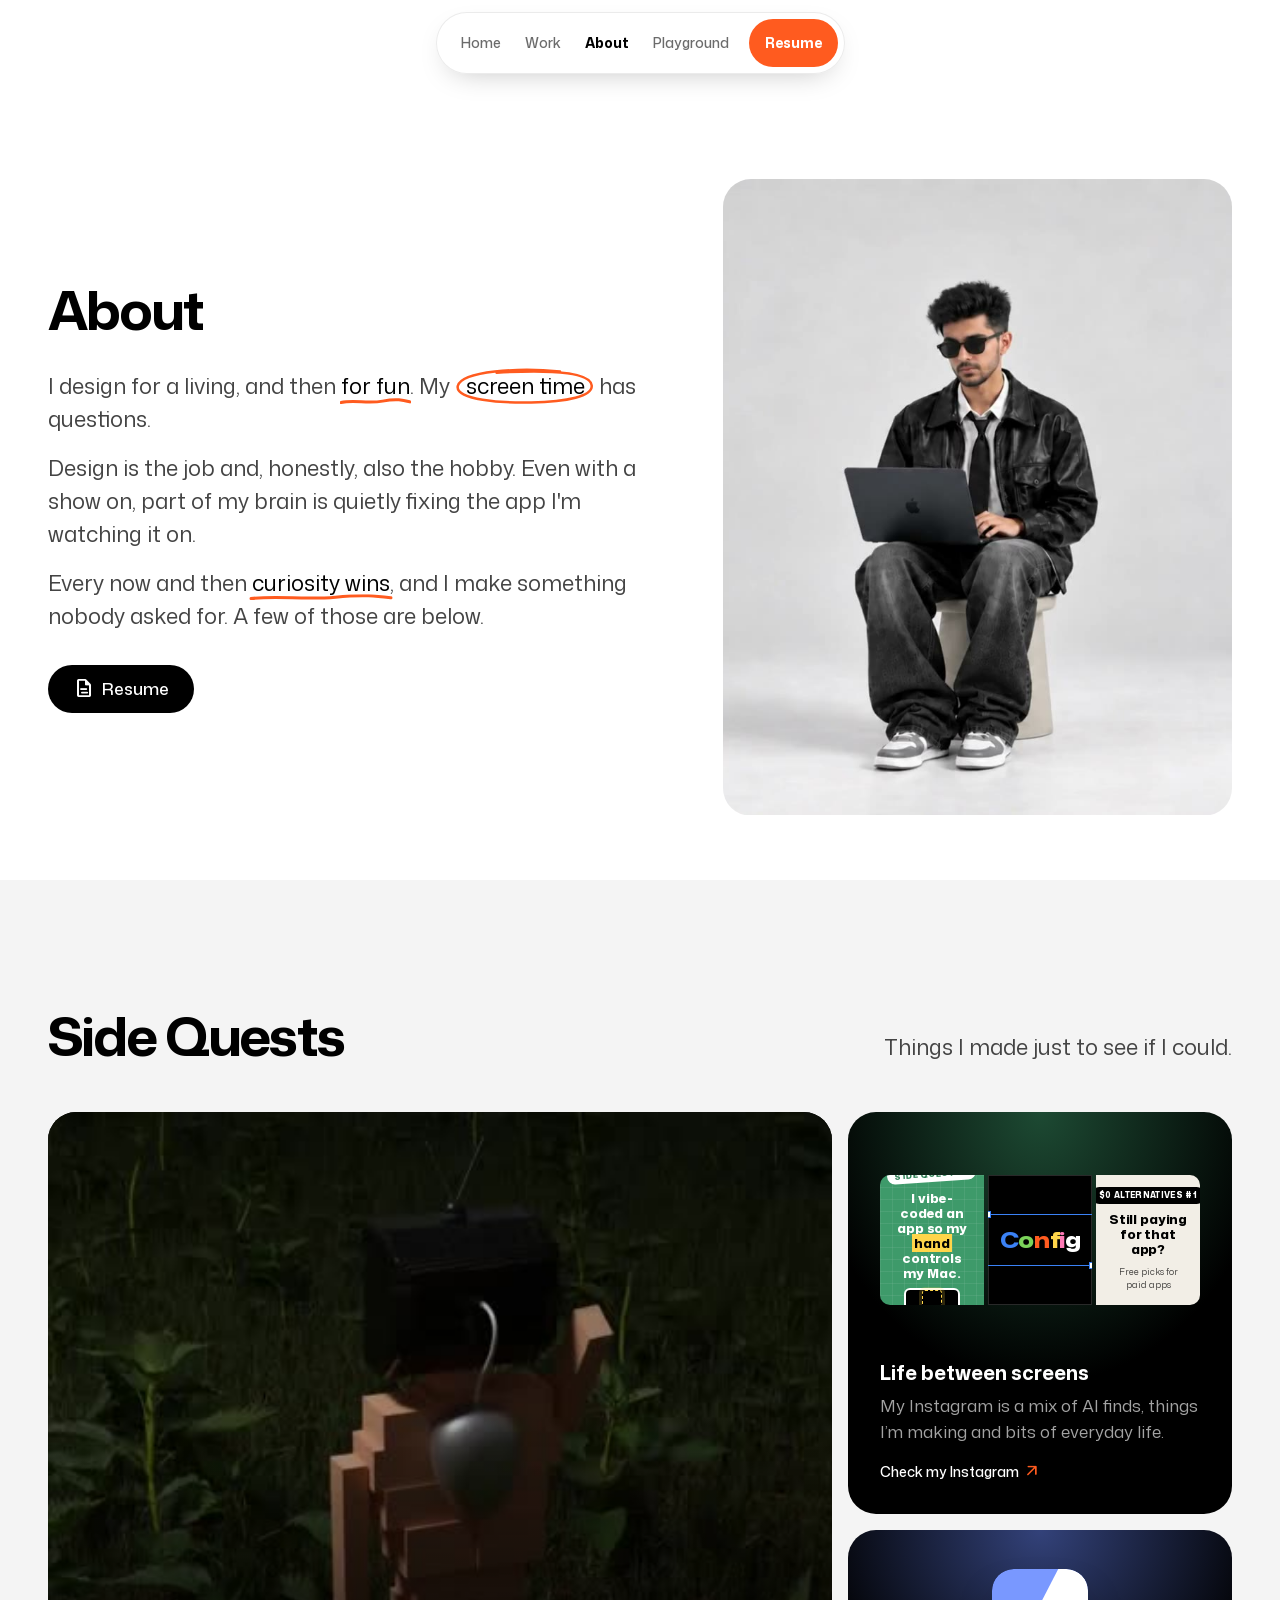
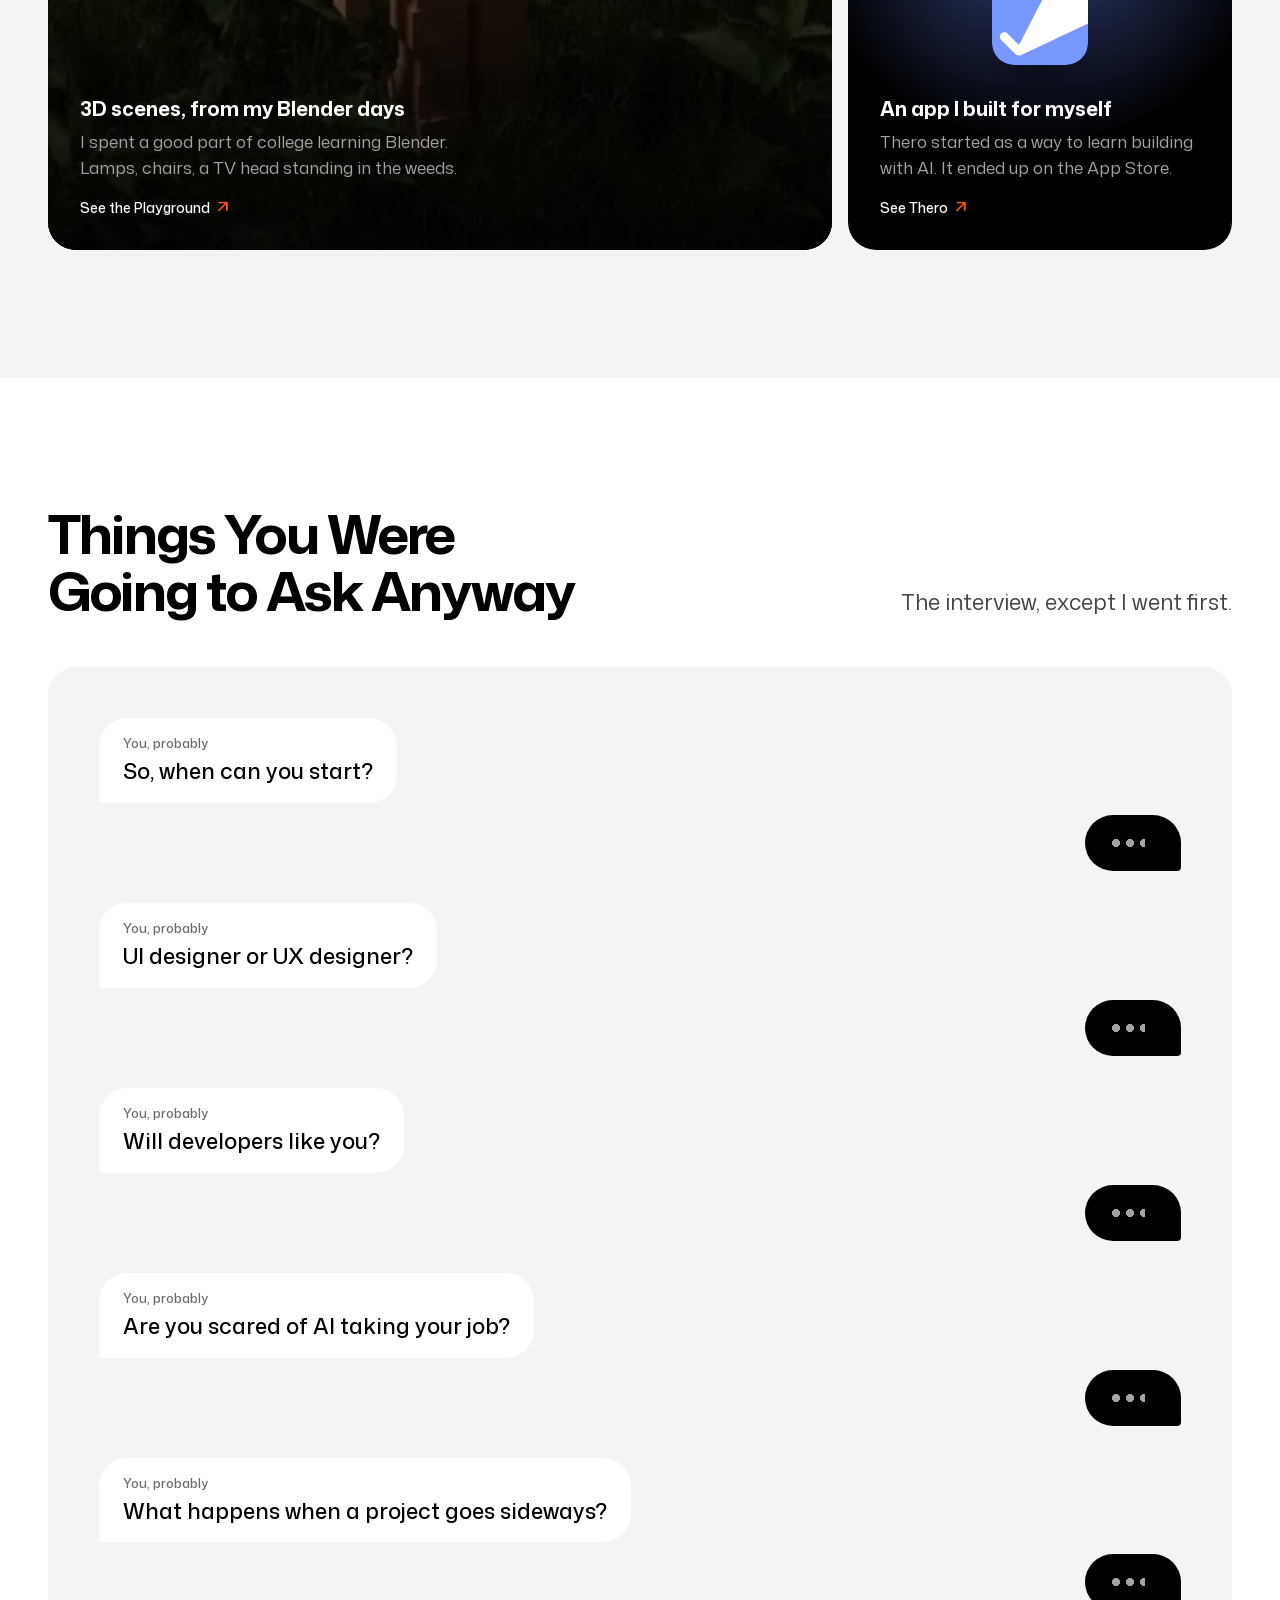
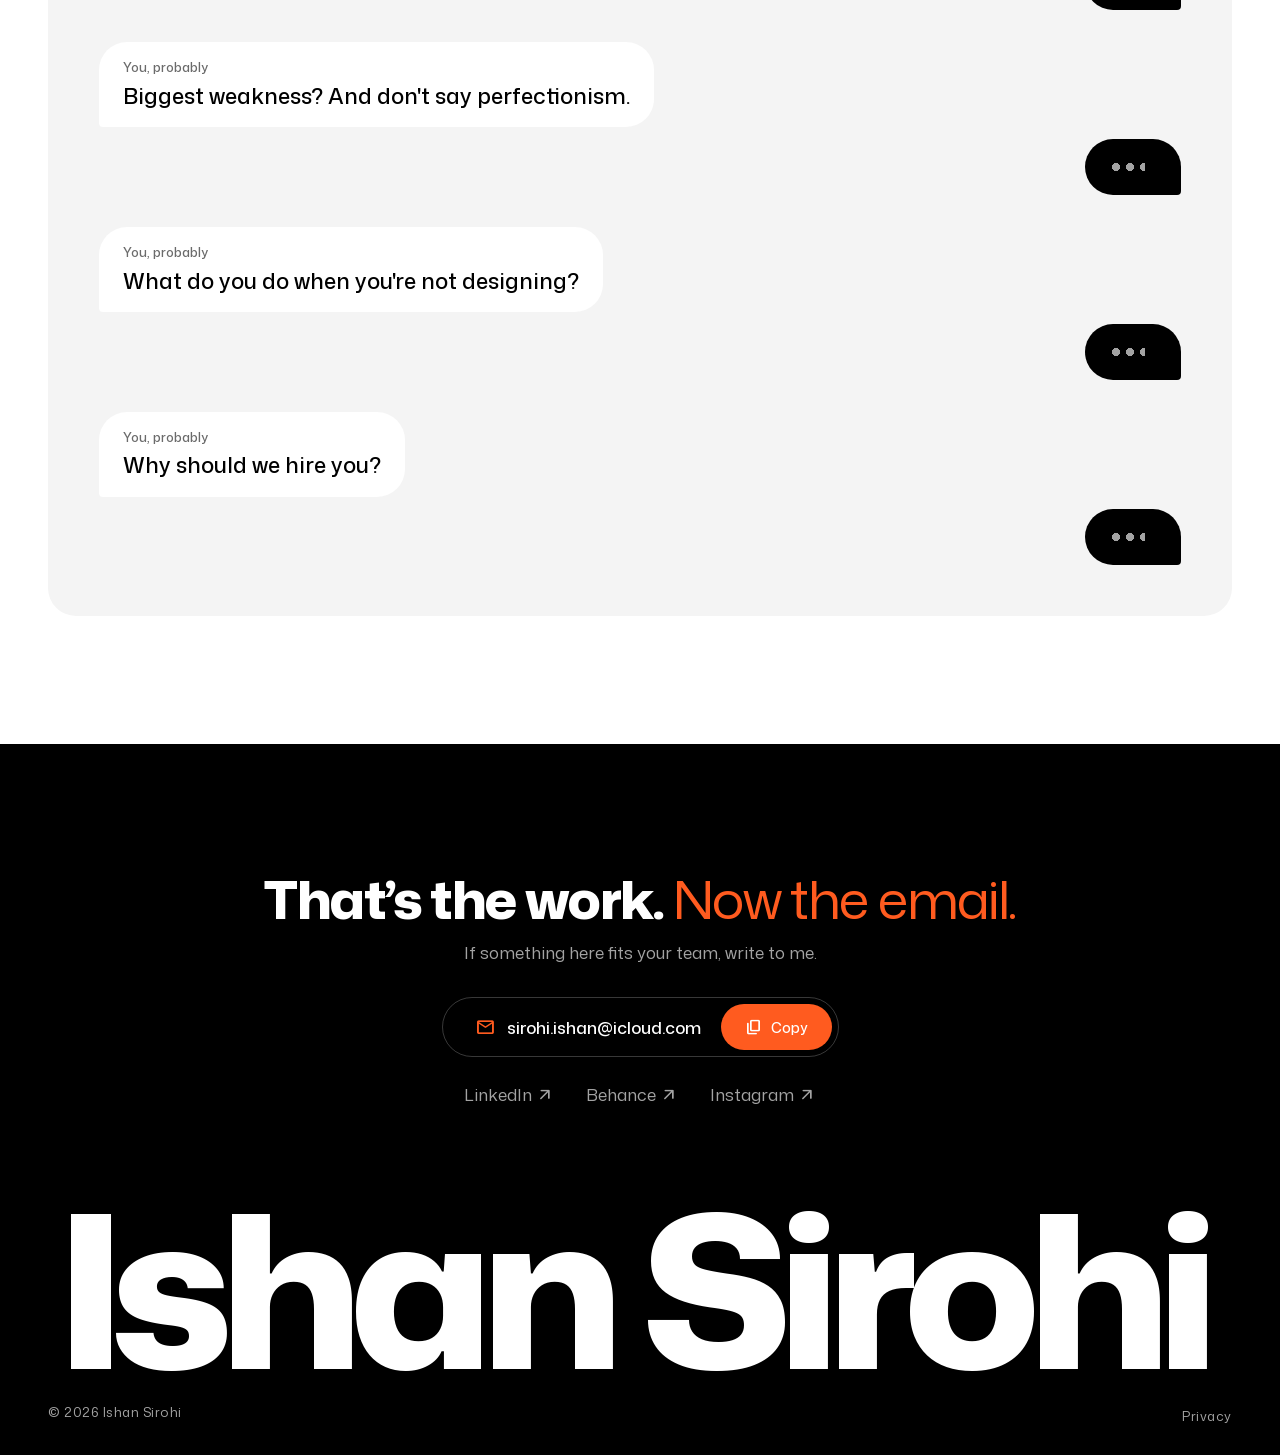
<file: about.html>
<!doctype html>
<html lang="en" class="no-js">
<head>
  <meta charset="utf-8">
  <meta name="viewport" content="width=device-width, initial-scale=1, viewport-fit=cover">
  <title>About Ishan Sirohi | Product Designer</title>
  <meta name="description" content="Meet Ishan Sirohi, a product designer at Dew Solutions in Gurugram, and explore the apps, renders and experiments he makes beyond work.">
  <meta name="referrer" content="strict-origin-when-cross-origin">
  <meta http-equiv="Content-Security-Policy" content="default-src &#x27;self&#x27;; script-src &#x27;self&#x27; &#x27;unsafe-inline&#x27;; style-src &#x27;self&#x27; &#x27;unsafe-inline&#x27;; img-src &#x27;self&#x27; data:; media-src &#x27;self&#x27;; font-src &#x27;self&#x27;; connect-src &#x27;none&#x27;; frame-src &#x27;none&#x27;; object-src &#x27;none&#x27;; base-uri &#x27;self&#x27;; form-action &#x27;none&#x27;; upgrade-insecure-requests">
  <link rel="canonical" href="https://sirohiishan.github.io/about.html">
  <meta property="og:type" content="website">
  <meta property="og:site_name" content="Ishan Sirohi">
  <meta property="og:title" content="About Ishan Sirohi | Product Designer">
  <meta property="og:description" content="Meet Ishan Sirohi, a product designer at Dew Solutions in Gurugram, and explore the apps, renders and experiments he makes beyond work.">
  <meta property="og:url" content="https://sirohiishan.github.io/about.html">
  <meta property="og:image" content="https://sirohiishan.github.io/assets/share/about.jpg">
  <meta property="og:image:width" content="1200">
  <meta property="og:image:height" content="630">
  <meta property="og:image:alt" content="About by Ishan Sirohi, shown as actual desktop and mobile website screenshots inside browser and phone frames.">
  <meta name="twitter:card" content="summary_large_image">
  <meta name="twitter:title" content="About Ishan Sirohi | Product Designer">
  <meta name="twitter:description" content="Meet Ishan Sirohi, a product designer at Dew Solutions in Gurugram, and explore the apps, renders and experiments he makes beyond work.">
  <meta name="twitter:image" content="https://sirohiishan.github.io/assets/share/about.jpg">
  <meta name="twitter:image:alt" content="About by Ishan Sirohi, shown as actual desktop and mobile website screenshots inside browser and phone frames.">
  <meta name="theme-color" content="#FFFFFF">
  <link rel="icon" href="favicon.ico" sizes="any">
  <link rel="icon" type="image/png" href="assets/icons/favicon-32.png" sizes="32x32">
  <link rel="apple-touch-icon" href="assets/icons/apple-touch-icon.png">
  <link rel="stylesheet" href="assets/fonts/fonts.css">
  <link rel="stylesheet" href="css/tokens.css">
  <link rel="stylesheet" href="css/site.css">
</head>
<body>
  <a class="skip" href="#main">Skip to content</a>

  <header class="nav">
    <div class="wrap nav__in">
      <nav aria-label="Main">
        <ul class="nav__links">
          <li><a href="index.html"><span class="ms" aria-hidden="true">home</span><span class="nav__t">Home</span></a></li>
          <li><a href="work.html"><span class="ms" aria-hidden="true">work</span><span class="nav__t">Work</span></a></li>
          <li><a href="about.html" aria-current="page"><span class="ms" aria-hidden="true">person</span><span class="nav__t">About</span></a></li>
          <li><a href="playground.html"><span class="ms" aria-hidden="true">interests</span><span class="nav__t">Playground</span></a></li>
        </ul>
      </nav>
      <div class="nav__right">
        <a class="nav__resume" href="https://drive.google.com/file/d/1lqcYbyqvJZeSwzL8G5n3r5rMKsikmXTS/view?usp=share_link"><span class="ms nav__resume-i" aria-hidden="true">description</span><span class="nav__t">Resume</span><span class="ms nav__resume-a" aria-hidden="true">arrow_outward</span></a>
        <button class="icon-btn nav__menu" type="button" aria-expanded="false" aria-controls="mnav" aria-label="Open menu"><span class="ms" aria-hidden="true">menu</span></button>
      </div>
    </div>
    <div class="mnav" id="mnav" hidden>
      <div class="wrap mnav__in">
        <a class="mnav__link" href="index.html">Home</a>
        <a class="mnav__link" href="work.html">Work</a>
        <a class="mnav__link" href="about.html" aria-current="page">About</a>
        <a class="mnav__link" href="playground.html">Playground</a>
        <div class="mnav__actions">
          <a class="btn btn--primary" href="https://drive.google.com/file/d/1lqcYbyqvJZeSwzL8G5n3r5rMKsikmXTS/view?usp=share_link"><span class="ms" aria-hidden="true">description</span>Resume</a>
          <a class="btn btn--ghost" href="mailto:sirohi.ishan@icloud.com">Get in touch</a>
        </div>
      </div>
    </div>
  </header>

  <main id="main">
    <section class="page-head page-head--about">
      <div class="wrap about-intro">
        <div class="about-intro__text">
          <h1 class="page-head__title">About</h1>
          <div class="about-intro__body">
            <p>I design for a living, and then <span class="sk sk--line">for fun</span>. My <span class="sk sk--ring">screen time</span> has questions.</p>
            <p>Design is the job and, honestly, also the hobby. Even with a show on, part of my brain is quietly fixing the app I'm watching it on.</p>
            <p>Every now and then <span class="sk sk--line">curiosity wins</span>, and I make something nobody asked for. A few of those are below.</p>
          </div>
          <div class="hero__cta">
            <a class="btn btn--primary" href="https://drive.google.com/file/d/1lqcYbyqvJZeSwzL8G5n3r5rMKsikmXTS/view?usp=share_link"><span class="ms" aria-hidden="true">description</span>Resume</a>
          </div>
        </div>
        <figure class="about-intro__photo"><video data-motion muted loop playsinline preload="auto" poster="assets/img/portrait.jpg" aria-label="Ishan sitting on a stool, working on a laptop"><source src="assets/video/hero-studio.mp4" type="video/mp4"></video></figure>
      </div>
    </section>

    
    <section class="section section--alt" id="side-quests">
      <div class="wrap">
        <div class="section-head reveal">
          <h2 class="h2">Side Quests</h2>
          <p class="lead">Things I made just to see if I could.</p>
        </div>
        <div class="ab-bento ab-bento--3 reveal">
          <a class="ab-tile ab-tile--blender" href="playground.html">
            <video class="ab-tile__media" data-motion muted loop playsinline preload="metadata" poster="assets/playground/uwu-vision-thumb.jpg" aria-hidden="true"><source src="assets/playground/uwu-vision-loop.mp4" type="video/mp4"></video>
            <span class="ab-tile__text"><b>3D scenes, from my Blender days</b><span>I spent a good part of college learning Blender. Lamps, chairs, a TV head standing in the weeds.</span><span class="ab-tile__go">See the Playground<span class="ms" aria-hidden="true">arrow_outward</span></span></span>
          </a>
          <a class="ab-tile ab-tile--ig" href="https://instagram.com/sirohiishan" target="_blank" rel="noopener">
            <span class="ab-ig" aria-hidden="true">
              <span class="ab-ig__grid">
                <span class="ab-ig__post ab-ig__post--quest"><span class="ab-ig__tag">Side quest #1</span><span class="ab-ig__head">I vibe-coded an app so my <mark>hand</mark> controls my Mac.</span><span class="ab-ig__cam"><span class="ab-ig__track"></span></span></span>
                <span class="ab-ig__post ab-ig__post--config"><span class="ab-ig__word"><i>C</i><i>o</i><i>n</i><i>f</i><i>i</i><i>g</i></span></span>
                <span class="ab-ig__post ab-ig__post--alt"><span class="ab-ig__tag">$0 alternatives #1</span><span class="ab-ig__head">Still paying for that app?</span><span class="ab-ig__sub">Free picks for paid apps</span></span>
              </span>
            </span>
            <span class="ab-tile__text"><b>Life between screens</b><span>My Instagram is a mix of AI finds, things I’m making and bits of everyday life.</span><span class="ab-tile__go">Check my Instagram<span class="ms" aria-hidden="true">arrow_outward</span></span></span>
          </a>
          <a class="ab-tile ab-tile--thero" href="case-thero.html">
            <span class="ab-tile__icon" aria-hidden="true"><img src="assets/img/thero/logo-final.svg" alt=""></span>
            <span class="ab-tile__text"><b>An app I built for myself</b><span>Thero started as a way to learn building with AI. It ended up on the App Store.</span><span class="ab-tile__go">See Thero<span class="ms" aria-hidden="true">arrow_outward</span></span></span>
          </a>
        </div>
      </div>
    </section>

    
    <section class="section" id="asks" aria-labelledby="asks-t">
      <div class="wrap">
        <div class="section-head reveal">
          <h2 class="h2" id="asks-t">Things You Were Going to Ask Anyway</h2>
          <p class="lead">The interview, except I went first.</p>
        </div>
        <ol class="chat">
          <li class="chat__pair">
            <p class="chat__q"><small>You, probably</small>So, when can you start?</p>
            <p class="chat__a"><small>Ishan</small>As soon as it works for your team. I’m ready on my side.</p>
          </li>
          <li class="chat__pair">
            <p class="chat__q"><small>You, probably</small>UI designer or UX designer?</p>
            <p class="chat__a"><small>Ishan</small>UI is where I'm strongest. I still map the flow before the pixels, because a pretty screen on a broken flow is just broken in high resolution.</p>
          </li>
          <li class="chat__pair">
            <p class="chat__q"><small>You, probably</small>Will developers like you?</p>
            <p class="chat__a"><small>Ishan</small>Real components, every layer named, and a prototype they can click. So far nobody has thrown a laptop at me.</p>
          </li>
          <li class="chat__pair">
            <p class="chat__q"><small>You, probably</small>Are you scared of AI taking your job?</p>
            <p class="chat__a"><small>Ishan</small>I used it to build and ship my own iOS app. We're on speaking terms.</p>
          </li>
          <li class="chat__pair">
            <p class="chat__q"><small>You, probably</small>What happens when a project goes sideways?</p>
            <p class="chat__a"><small>Ishan</small>I finish it anyway. When the other designer left mid project, I took it to handoff on my own.</p>
          </li>
          <li class="chat__pair">
            <p class="chat__q"><small>You, probably</small>Biggest weakness? And don't say perfectionism.</p>
            <p class="chat__a"><small>Ishan</small>Going quiet and solo for too long. A capstone taught me that the hard way, so now I show work early, even when it's ugly.</p>
          </li>
          <li class="chat__pair">
            <p class="chat__q"><small>You, probably</small>What do you do when you're not designing?</p>
            <p class="chat__a"><small>Ishan</small>Honestly, very little, and that's on purpose. I binge a show, step out for a while, put some music on and give my head a quiet break. That's how I come back with fresh eyes.</p>
          </li>
          <li class="chat__pair">
            <p class="chat__q"><small>You, probably</small>Why should we hire you?</p>
            <p class="chat__a"><small>Ishan</small>You read eight answers from a stranger on the internet. I think we'd work well together. <a href="mailto:sirohi.ishan@icloud.com">Say hi</a>.</p>
          </li>
        </ol>
      </div>
    </section>
  </main>

  <footer class="footer" id="contact">
    <div class="wrap">
      <div class="footer__in">
        <p class="footer__cta">That’s the work. <span class="serif">Now the email.</span></p>
        <p class="footer__sub">If something here fits your team, write to me.</p>
        <div class="footer__actions">
          <div class="fmailbox">
            <a class="fmailbox__link" href="mailto:sirohi.ishan@icloud.com"><span class="ms" aria-hidden="true">mail</span>sirohi.ishan@icloud.com</a>
            <button class="fmailbox__copy" type="button" data-copy="sirohi.ishan@icloud.com"><span class="ms" aria-hidden="true">content_copy</span>Copy</button>
          </div>
        </div>
        <nav class="footer__links" aria-label="Elsewhere">
          <a href="https://linkedin.com/in/ishansirohi" target="_blank" rel="noopener">LinkedIn<span class="ms" aria-hidden="true">arrow_outward</span></a>
          <a href="https://www.behance.net/ishansirohi" target="_blank" rel="noopener">Behance<span class="ms" aria-hidden="true">arrow_outward</span></a>
          <a href="https://www.instagram.com/sirohiishan/" target="_blank" rel="noopener">Instagram<span class="ms" aria-hidden="true">arrow_outward</span></a>
        </nav>
      </div>
      <p class="footer__mark reveal" aria-hidden="true"><span style="--i:0">I</span><span style="--i:1">s</span><span style="--i:2">h</span><span style="--i:3">a</span><span style="--i:4">n</span><span style="--i:5">&nbsp;</span><span style="--i:6">S</span><span style="--i:7">i</span><span style="--i:8">r</span><span style="--i:9">o</span><span style="--i:10">h</span><span style="--i:11">i</span></p>
      <div class="footer__base">
        <span>© <span data-year>2026</span> Ishan Sirohi</span>
        <a href="privacy.html">Privacy</a>
      </div>
    </div>
  </footer>


  <script src="js/site.js"></script>
  <script src="js/screens.js"></script>
  <script>const pairs = document.querySelectorAll(".chat__pair");

if (pairs.length) {
    const still = window.matchMedia("(prefers-reduced-motion: reduce)").matches;
    if (still || !("IntersectionObserver" in window)) pairs.forEach(p => p.classList.add("is-in", "is-said")); else {
        const cio = new IntersectionObserver(es => es.forEach(e => {
            if (!e.isIntersecting) return;
            const p = e.target;
            cio.unobserve(p);
            p.classList.add("is-in");
            setTimeout(() => p.classList.add("is-said"), 900);
        }), {
            rootMargin: "0px 0px -15% 0px"
        });
        pairs.forEach(p => cio.observe(p));
    }
}

const iv = document.querySelector(".ab-video");

if (iv && iv.dataset.src) {
    iv.classList.add("has-video");
    iv.innerHTML = '<video controls playsinline preload="metadata"' + (iv.dataset.poster ? ' poster="' + iv.dataset.poster + '"' : "") + '><source src="' + iv.dataset.src + '" type="video/mp4"></video>';
} else if (iv) {
    const bg = iv.querySelector("video");
    bg.muted = true;
    bg.play().catch(() => {});
}</script>
</body>
</html>
</file>
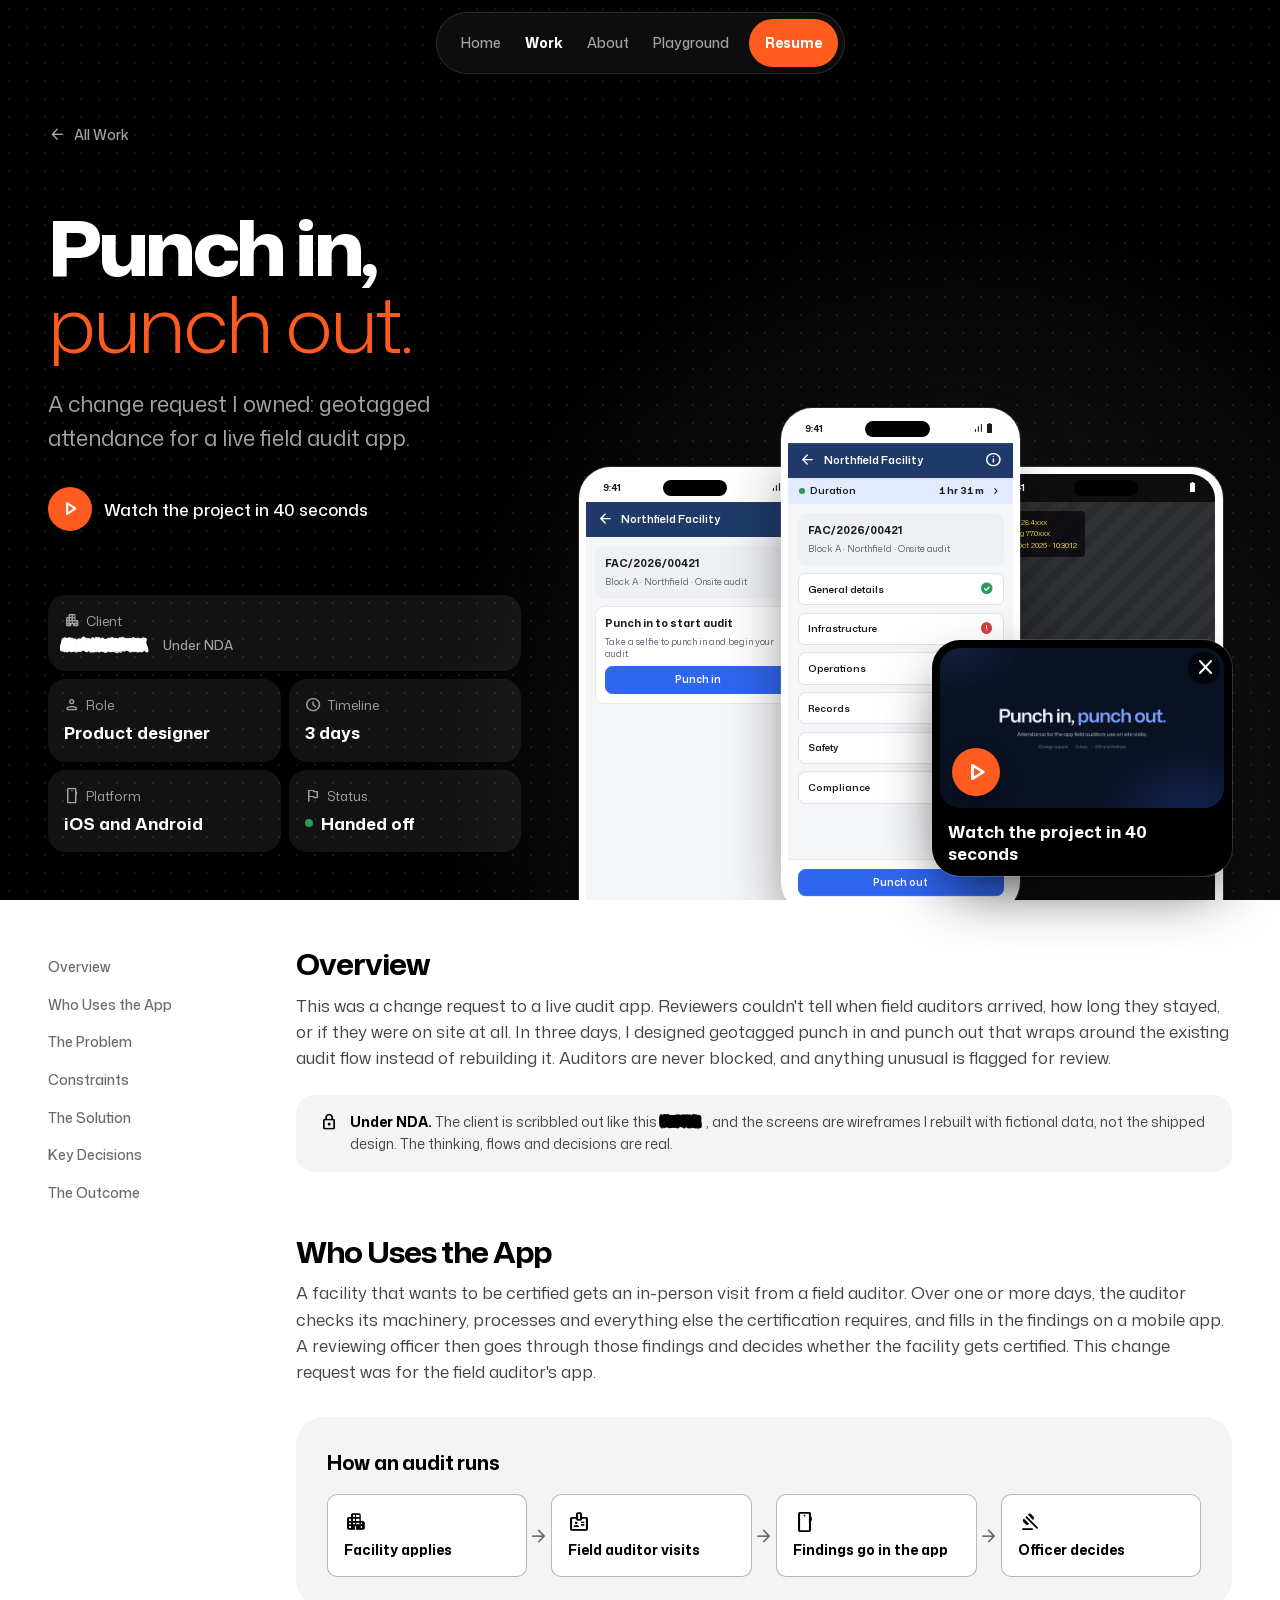
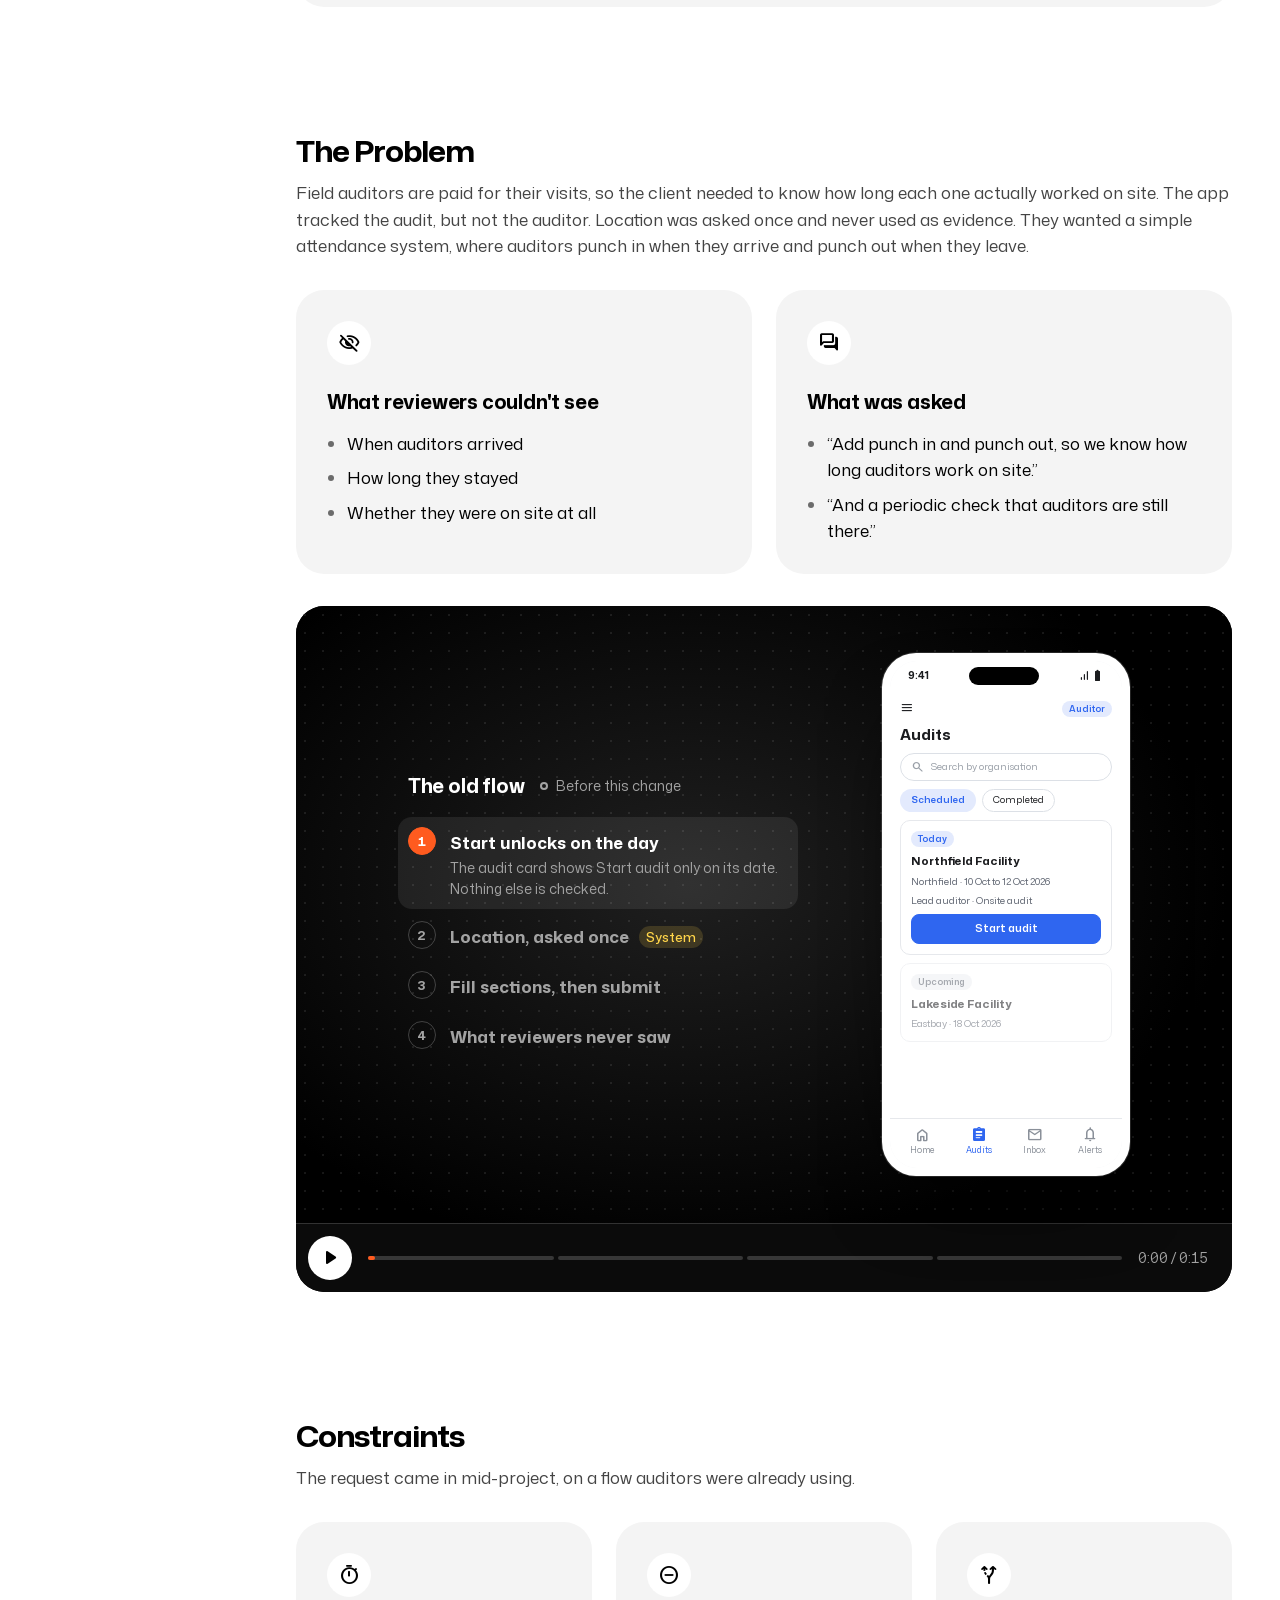
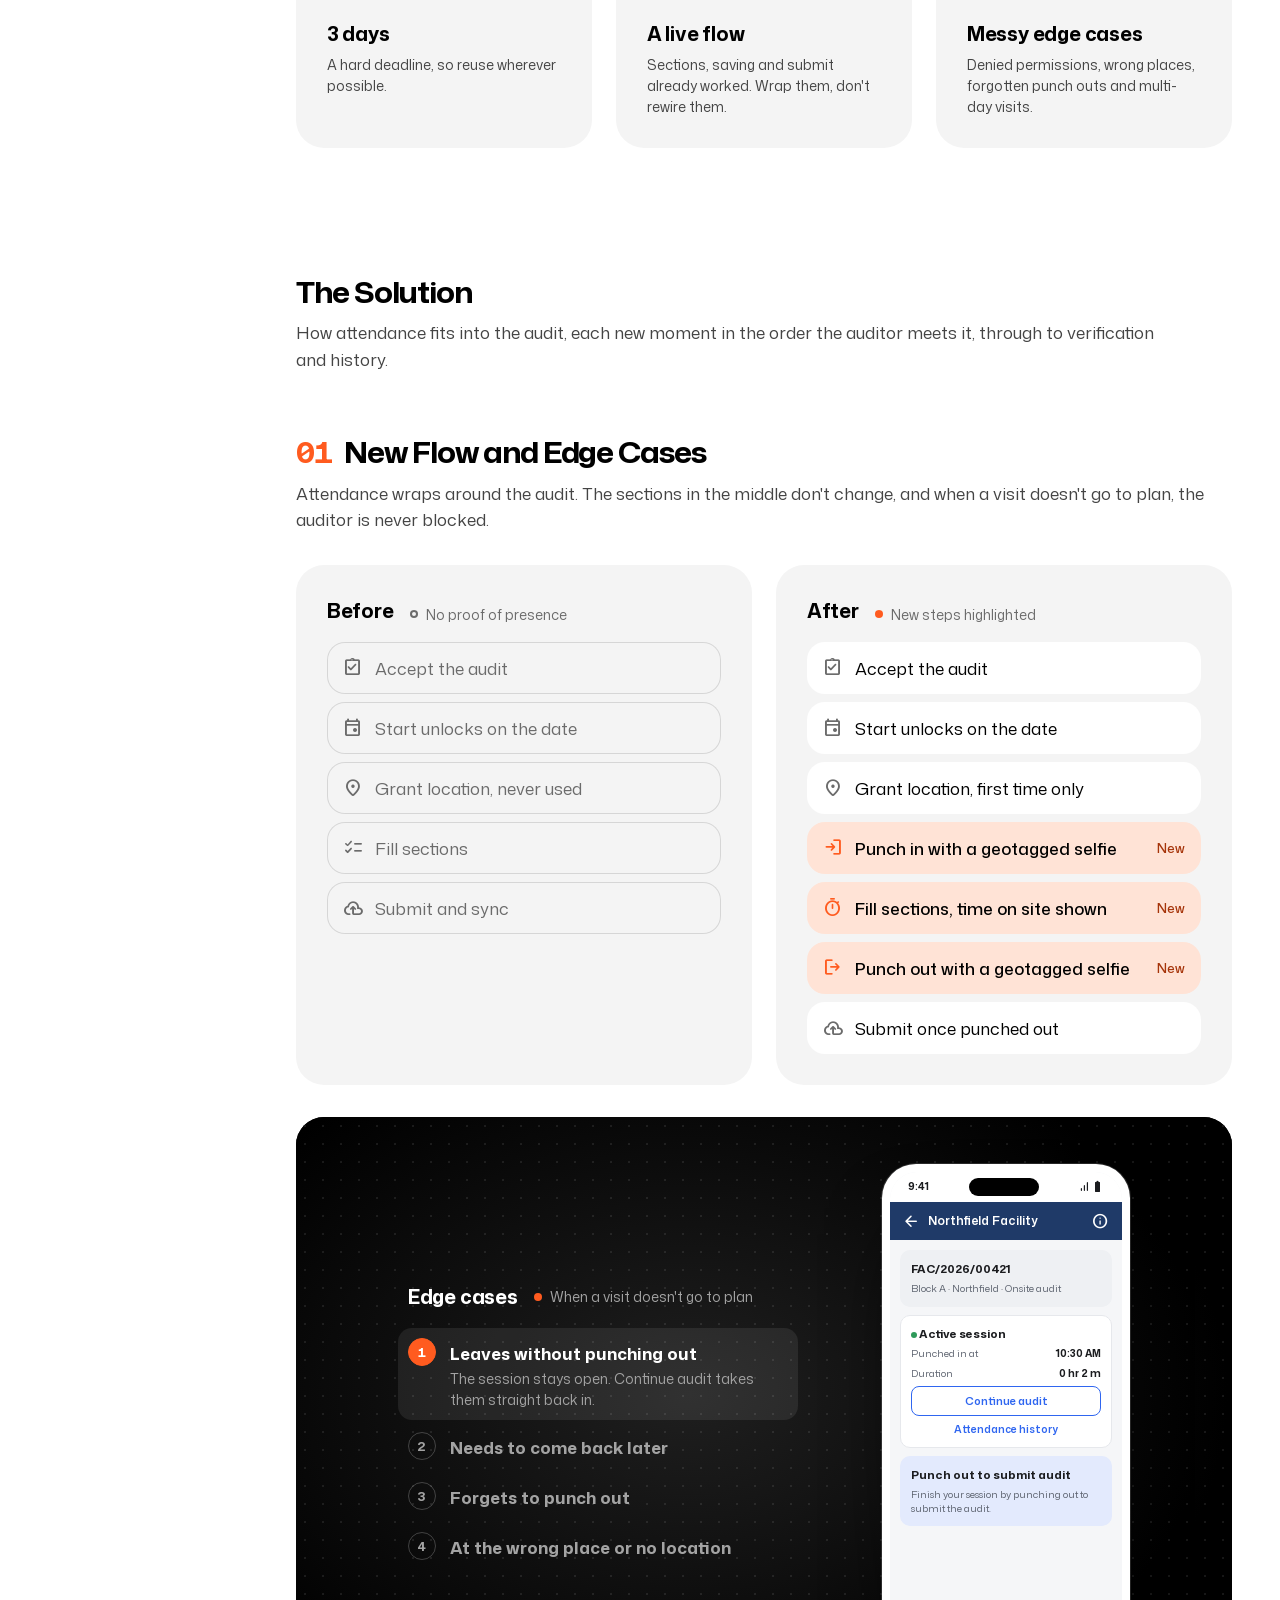
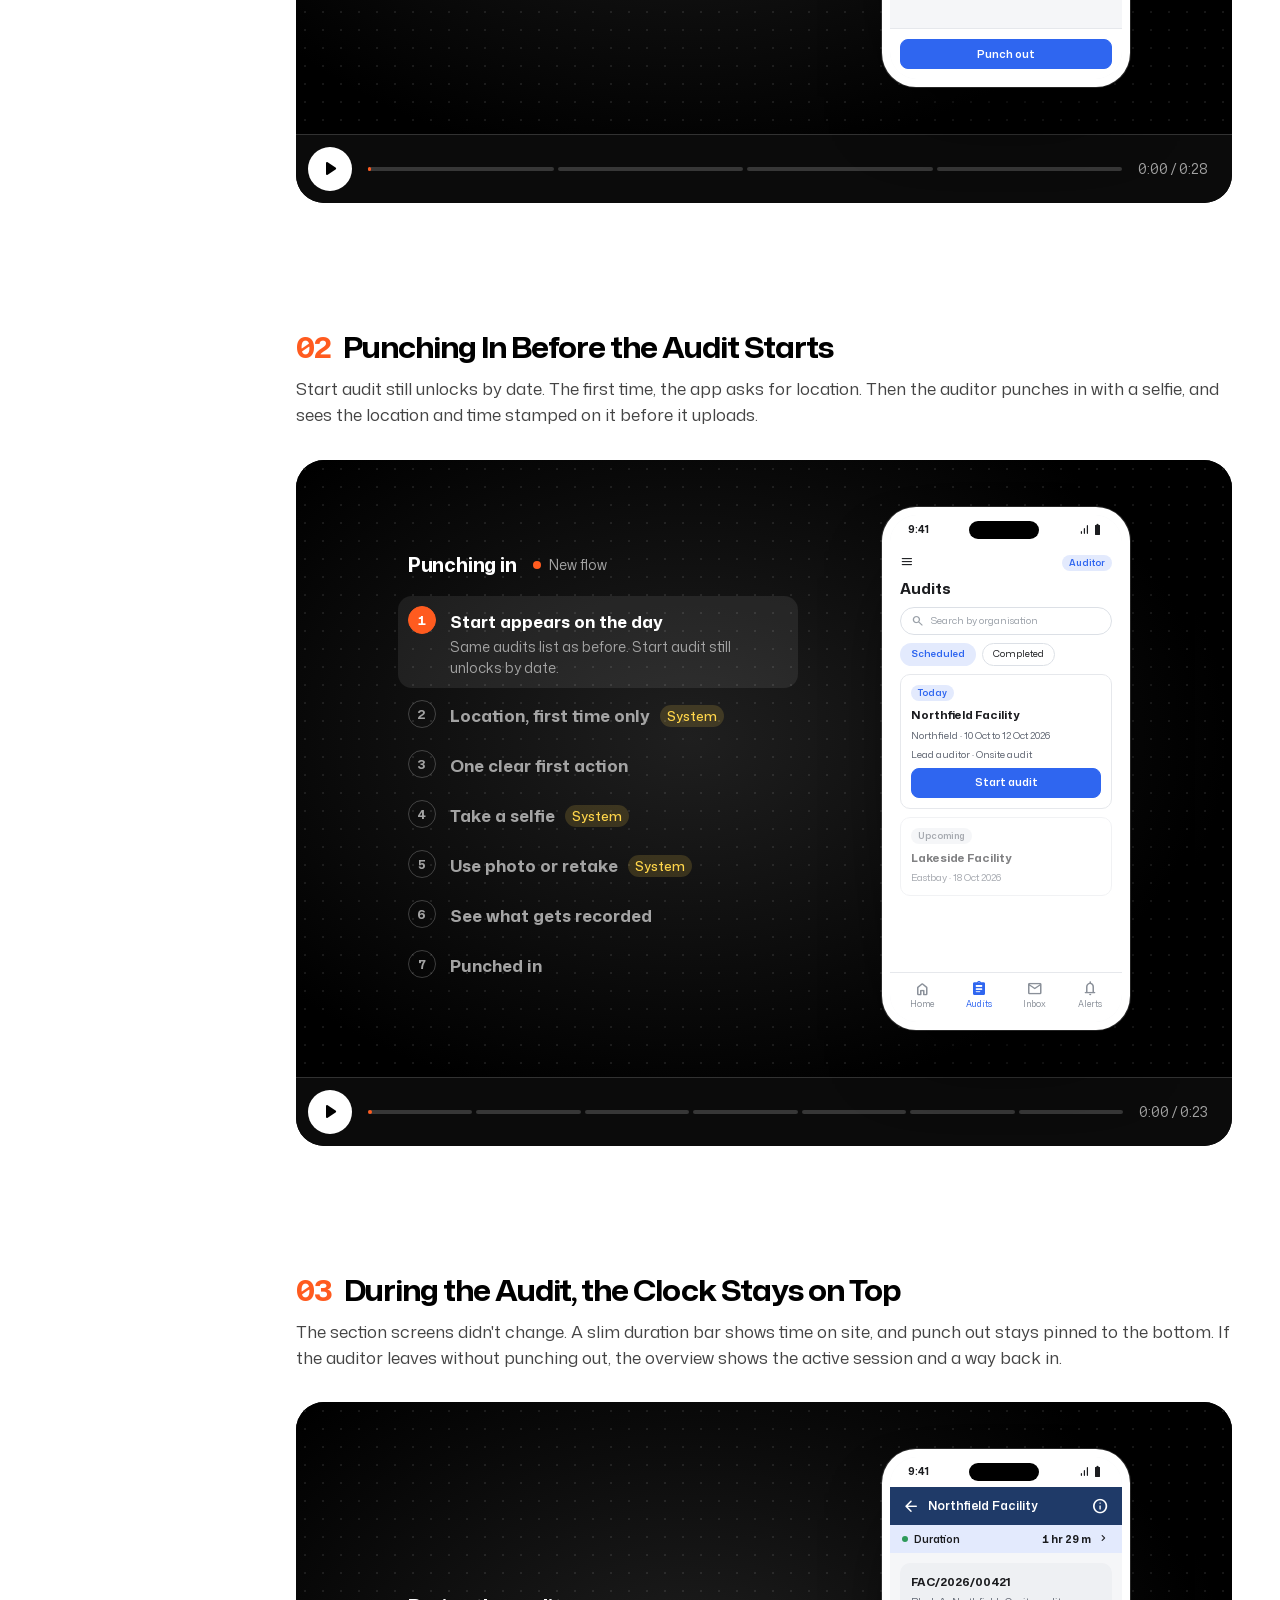
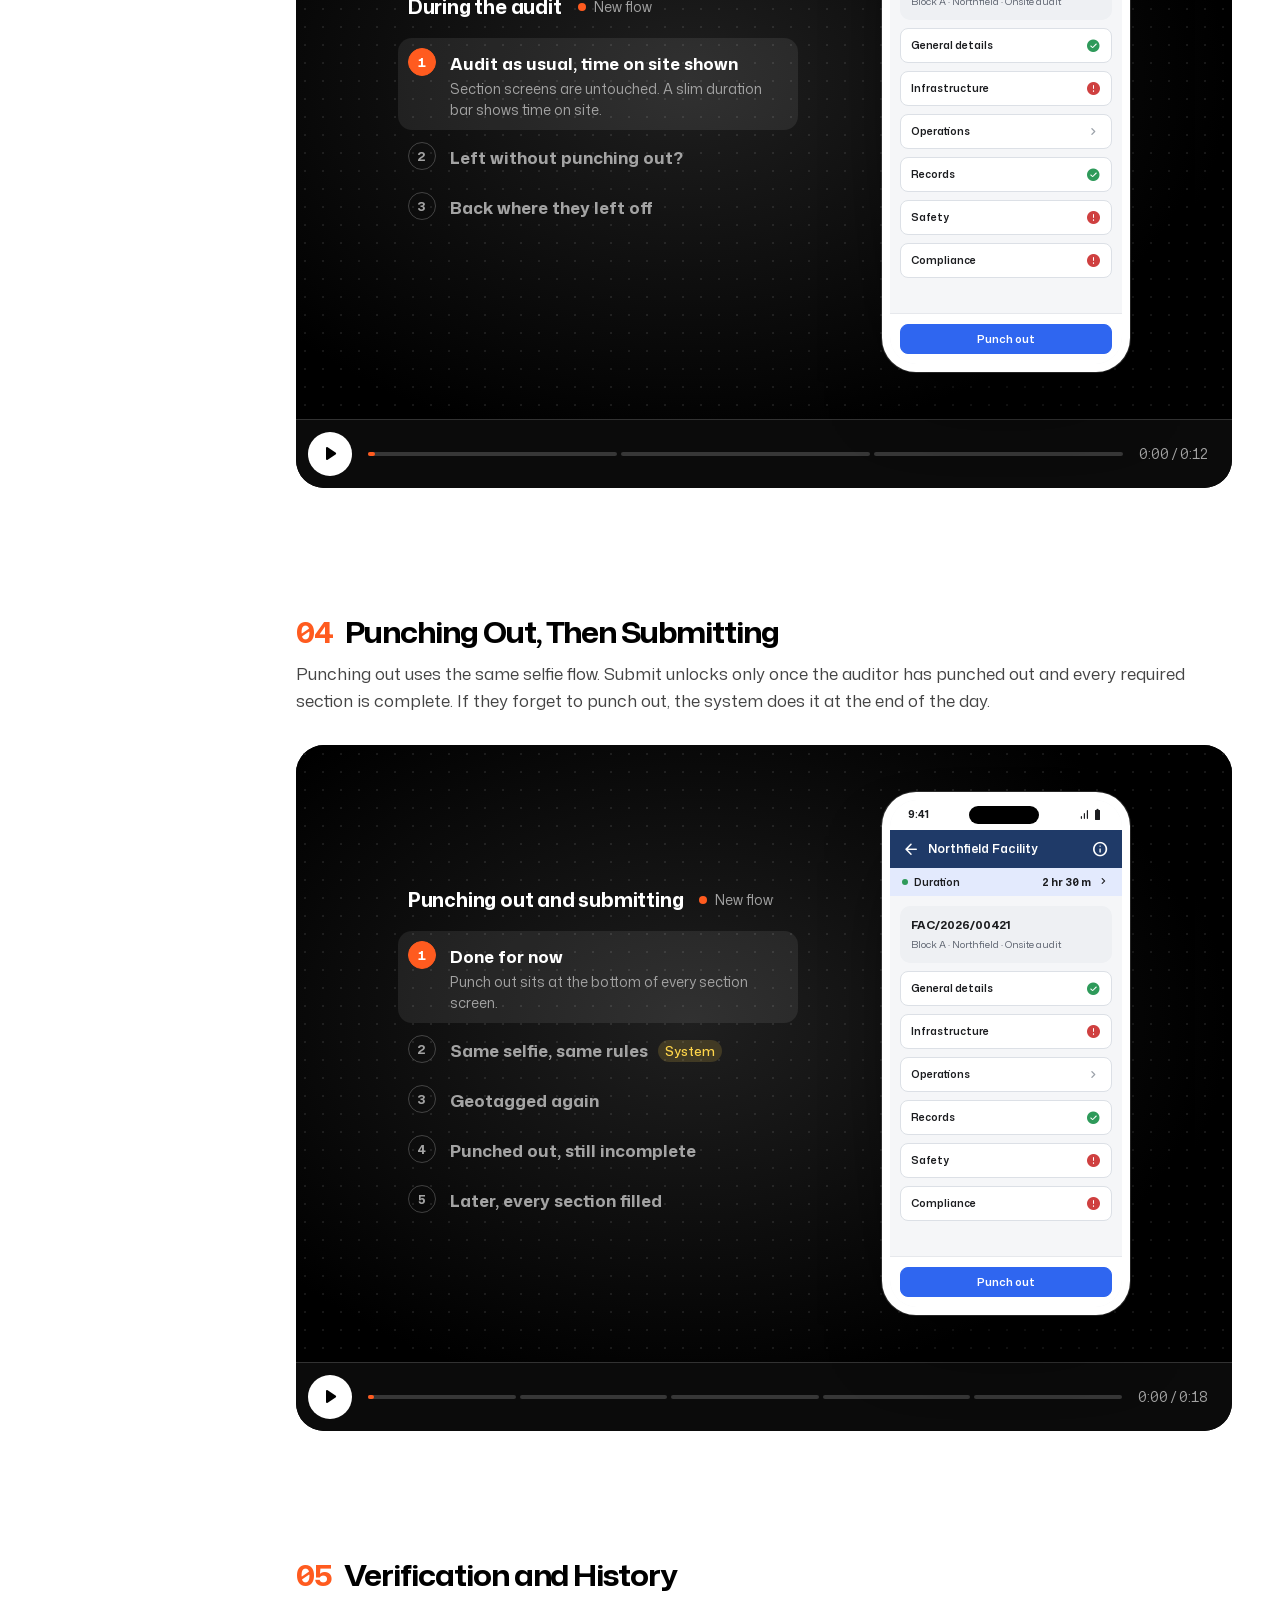
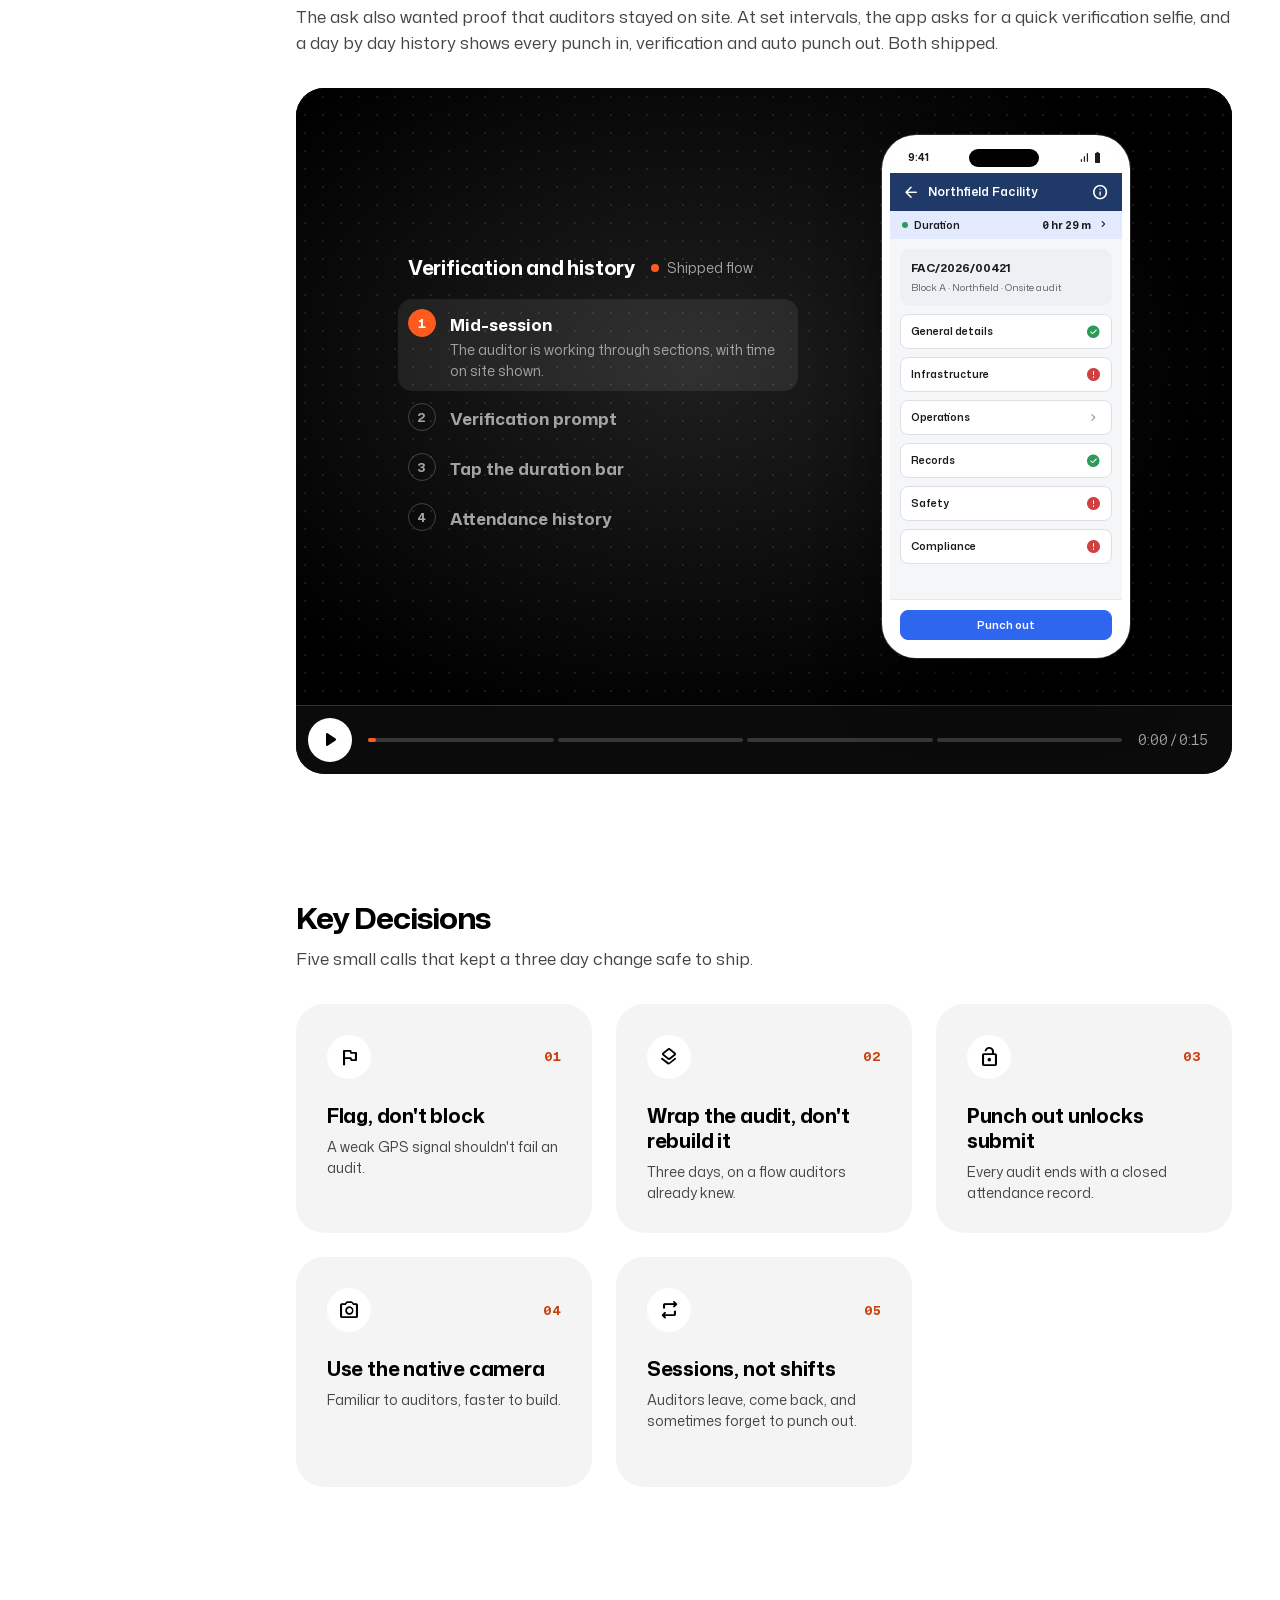
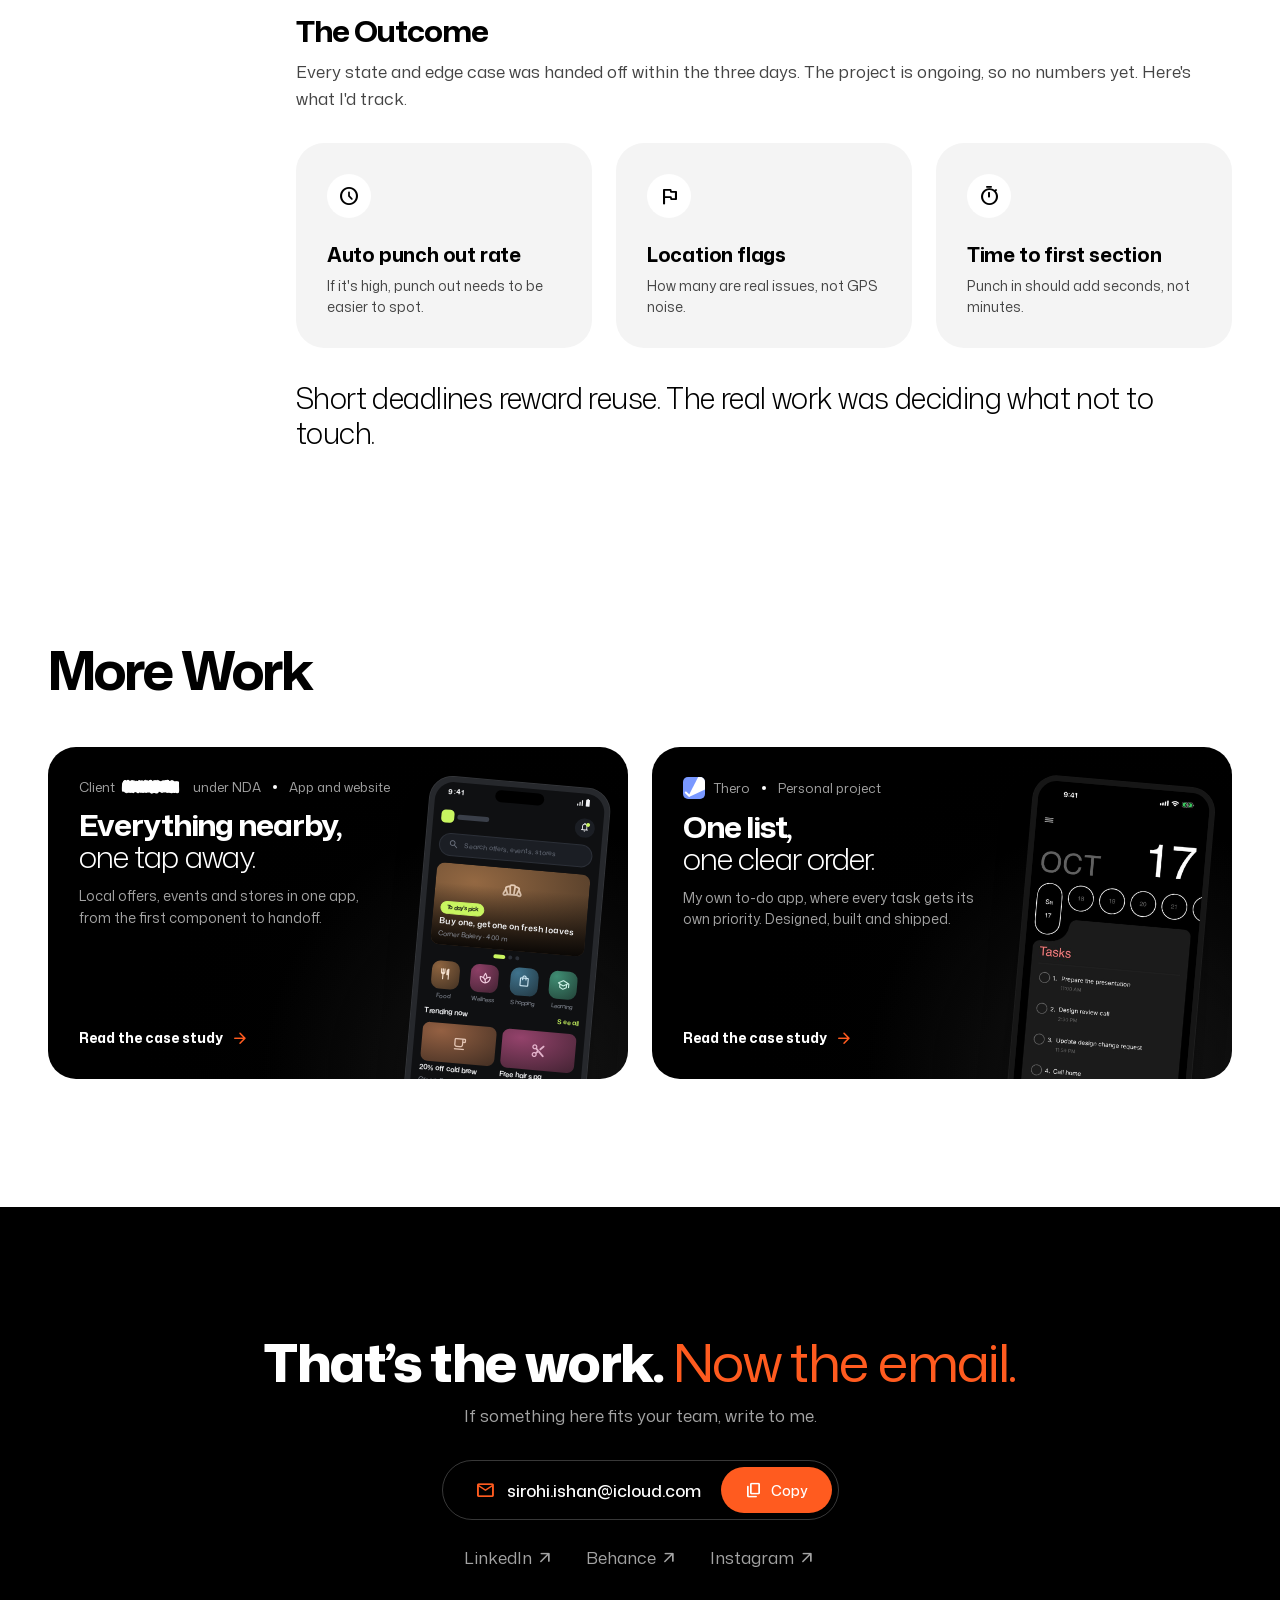
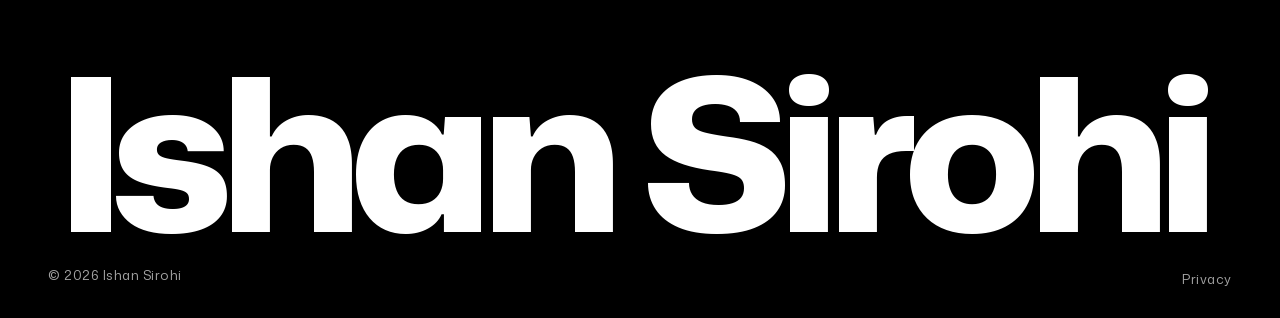
<file: case-attendance.html>
<!doctype html>
<html lang="en" class="no-js">
<head>
  <meta charset="utf-8">
  <meta name="viewport" content="width=device-width, initial-scale=1, viewport-fit=cover">
  <title>Geotagged Attendance | Ishan Sirohi</title>
  <meta name="description" content="A three-day design change adding punch in, punch out and geotagged attendance to a live field audit app. A case study with recreated screens.">
  <meta name="referrer" content="strict-origin-when-cross-origin">
  <meta http-equiv="Content-Security-Policy" content="default-src &#x27;self&#x27;; script-src &#x27;self&#x27; &#x27;unsafe-inline&#x27;; style-src &#x27;self&#x27; &#x27;unsafe-inline&#x27;; img-src &#x27;self&#x27; data:; media-src &#x27;self&#x27;; font-src &#x27;self&#x27;; connect-src &#x27;none&#x27;; frame-src &#x27;none&#x27;; object-src &#x27;none&#x27;; base-uri &#x27;self&#x27;; form-action &#x27;none&#x27;; upgrade-insecure-requests">
  <link rel="canonical" href="https://sirohiishan.github.io/case-attendance.html">
  <meta property="og:type" content="website">
  <meta property="og:site_name" content="Ishan Sirohi">
  <meta property="og:title" content="Geotagged Attendance | Ishan Sirohi">
  <meta property="og:description" content="A three-day design change adding punch in, punch out and geotagged attendance to a live field audit app. A case study with recreated screens.">
  <meta property="og:url" content="https://sirohiishan.github.io/case-attendance.html">
  <meta property="og:image" content="https://sirohiishan.github.io/assets/share/attendance.jpg">
  <meta property="og:image:width" content="1200">
  <meta property="og:image:height" content="630">
  <meta property="og:image:alt" content="Attendance by Ishan Sirohi, shown as actual desktop and mobile website screenshots inside browser and phone frames.">
  <meta name="twitter:card" content="summary_large_image">
  <meta name="twitter:title" content="Geotagged Attendance | Ishan Sirohi">
  <meta name="twitter:description" content="A three-day design change adding punch in, punch out and geotagged attendance to a live field audit app. A case study with recreated screens.">
  <meta name="twitter:image" content="https://sirohiishan.github.io/assets/share/attendance.jpg">
  <meta name="twitter:image:alt" content="Attendance by Ishan Sirohi, shown as actual desktop and mobile website screenshots inside browser and phone frames.">
  <meta name="theme-color" content="#FFFFFF">
  <link rel="icon" href="favicon.ico" sizes="any">
  <link rel="icon" type="image/png" href="assets/icons/favicon-32.png" sizes="32x32">
  <link rel="apple-touch-icon" href="assets/icons/apple-touch-icon.png">
  <link rel="stylesheet" href="assets/fonts/fonts.css">
  <link rel="stylesheet" href="css/tokens.css">
  <link rel="stylesheet" href="css/site.css">
</head>
<body>
  <a class="skip" href="#main">Skip to content</a>

  <header class="nav">
    <div class="wrap nav__in">
      <nav aria-label="Main">
        <ul class="nav__links">
          <li><a href="index.html"><span class="ms" aria-hidden="true">home</span><span class="nav__t">Home</span></a></li>
          <li><a href="work.html" aria-current="page"><span class="ms" aria-hidden="true">work</span><span class="nav__t">Work</span></a></li>
          <li><a href="about.html"><span class="ms" aria-hidden="true">person</span><span class="nav__t">About</span></a></li>
          <li><a href="playground.html"><span class="ms" aria-hidden="true">interests</span><span class="nav__t">Playground</span></a></li>
        </ul>
      </nav>
      <div class="nav__right">
        <a class="nav__resume" href="https://drive.google.com/file/d/1lqcYbyqvJZeSwzL8G5n3r5rMKsikmXTS/view?usp=share_link"><span class="ms nav__resume-i" aria-hidden="true">description</span><span class="nav__t">Resume</span><span class="ms nav__resume-a" aria-hidden="true">arrow_outward</span></a>
        <button class="icon-btn nav__menu" type="button" aria-expanded="false" aria-controls="mnav" aria-label="Open menu"><span class="ms" aria-hidden="true">menu</span></button>
      </div>
    </div>
    <div class="mnav" id="mnav" hidden>
      <div class="wrap mnav__in">
        <a class="mnav__link" href="index.html">Home</a>
        <a class="mnav__link" href="work.html" aria-current="page">Work</a>
        <a class="mnav__link" href="about.html">About</a>
        <a class="mnav__link" href="playground.html">Playground</a>
        <div class="mnav__actions">
          <a class="btn btn--primary" href="https://drive.google.com/file/d/1lqcYbyqvJZeSwzL8G5n3r5rMKsikmXTS/view?usp=share_link"><span class="ms" aria-hidden="true">description</span>Resume</a>
          <a class="btn btn--ghost" href="mailto:sirohi.ishan@icloud.com">Get in touch</a>
        </div>
      </div>
    </div>
  </header>

  <main id="main">
    
    
    <section class="cover" data-case-video="assets/video/attendance-case.mp4" data-case-poster="assets/video/attendance-case-poster.jpg" data-case-caption="Watch the project in 40 seconds">
      <div class="wrap cover__in">
        <div class="cover__text">
          <a class="cover__back" href="work.html"><span class="ms" aria-hidden="true">arrow_back</span>All Work</a>
          <div class="cover__main">
            <h1 class="cover__title">Punch in, <span class="serif">punch out.</span></h1>
            <p class="cover__lede">A change request I owned: geotagged attendance for a live field audit app.</p>
          </div>
          <dl class="cover__meta">
            <div class="cover__client"><dt><span class="ms" aria-hidden="true">apartment</span>Client</dt><dd><span class="redact" style="--w:5.2em"></span><small>Under NDA</small></dd></div>
            <div><dt><span class="ms" aria-hidden="true">person</span>Role</dt><dd>Product designer</dd></div>
            <div><dt><span class="ms" aria-hidden="true">schedule</span>Timeline</dt><dd>3 days</dd></div>
            <div><dt><span class="ms" aria-hidden="true">smartphone</span>Platform</dt><dd>iOS and Android</dd></div>
            <div><dt><span class="ms" aria-hidden="true">flag</span>Status</dt><dd><i class="cover__dot" aria-hidden="true"></i>Handed off</dd></div>
          </dl>
        </div>
          <div class="cover__phones" aria-hidden="true">
          <div class="phone" data-screen="punch-in"></div>
          <div class="phone" data-screen="working"></div>
          <div class="phone" data-screen="geotag"></div>
        </div>
        </div>
    </section>

    <div class="wrap case-layout">
      <nav class="toc" aria-label="Case study sections">
        <div class="toc__in">
          <a href="#overview">Overview</a><a href="#context">Who Uses the App</a><a href="#problem">The Problem</a><a href="#constraints">Constraints</a><a class="toc__parent" href="#solution">The Solution</a><div class="toc__kids"><div><a class="toc__kid" href="#flow">New Flow and Edge Cases</a><a class="toc__kid" href="#punch-in">Punching In</a><a class="toc__kid" href="#on-site">During the Audit</a><a class="toc__kid" href="#punch-out">Punching Out</a><a class="toc__kid" href="#explored">Verification and History</a></div></div><a href="#decisions">Key Decisions</a><a href="#outcome">The Outcome</a>
        </div>
        <div class="toc__progress" id="progress"></div>
      </nav>

      <div class="case-main">
        <section class="case-overview" id="overview" aria-labelledby="overview-t">
          <h2 class="h2" id="overview-t">Overview</h2>
          <p class="case-summary">This was a change request to a live audit app. Reviewers couldn't tell when field auditors arrived, how long they stayed, or if they were on site at all. In three days, I designed geotagged punch in and punch out that wraps around the existing audit flow instead of rebuilding it. Auditors are never blocked, and anything unusual is flagged for review.</p>
          <p class="case-nda"><span class="ms" aria-hidden="true">lock</span><span><strong>Under NDA.</strong> The client is scribbled out like this&nbsp;<span class="redact" style="--w:3em"></span>, and the screens are wireframes I rebuilt with fictional data, not the shipped design. The thinking, flows and decisions are real.</span></p>
        </section>


    
    <section class="story" id="context">
      <div class="story__in">
        <div class="story__text reveal">
          <h2 class="h2">Who Uses the App</h2>
          <p>A facility that wants to be certified gets an in-person visit from a field auditor. Over one or more days, the auditor checks its machinery, processes and everything else the certification requires, and fills in the findings on a mobile app. A reviewing officer then goes through those findings and decides whether the facility gets certified. This change request was for the field auditor's app.</p>
        </div>
        <div class="story__media reveal">
<div class="flowcards">
            <div class="flowcard">
              <div class="flowmap__title flowmap__title--edge"><strong>How an audit runs</strong></div>
              <div class="flow__lane">
                <div class="node" style="--n:0"><span class="ms" aria-hidden="true">apartment</span><strong>Facility applies</strong></div>
                <div class="arrow"><span class="ms" aria-hidden="true">arrow_forward</span></div>
                <div class="node" style="--n:1"><span class="ms" aria-hidden="true">badge</span><strong>Field auditor visits</strong></div>
                <div class="arrow"><span class="ms" aria-hidden="true">arrow_forward</span></div>
                <div class="node" style="--n:2"><span class="ms" aria-hidden="true">smartphone</span><strong>Findings go in the app</strong></div>
                <div class="arrow"><span class="ms" aria-hidden="true">arrow_forward</span></div>
                <div class="node" style="--n:3"><span class="ms" aria-hidden="true">gavel</span><strong>Officer decides</strong></div>
              </div>
            </div>
          </div>
        </div>
      </div>
    </section>

    
    <section class="story" id="problem">
      <div class="story__in">
        <div class="story__text reveal">
          <h2 class="h2">The Problem</h2>
          <p>Field auditors are paid for their visits, so the client needed to know how long each one actually worked on site. The app tracked the audit, but not the auditor. Location was asked once and never used as evidence. They wanted a simple attendance system, where auditors punch in when they arrive and punch out when they leave.</p>
        </div>
        <div class="story__media reveal">
          <div class="tiles tiles--2">
            <div class="tile">
              <span class="tile__icon"><span class="ms" aria-hidden="true">visibility_off</span></span>
              <strong>What reviewers couldn't see</strong>
              <ul class="tile__list tile__list--bullets">
                <li>When auditors arrived</li>
                <li>How long they stayed</li>
                <li>Whether they were on site at all</li>
              </ul>
            </div>
            <div class="tile">
              <span class="tile__icon"><span class="ms" aria-hidden="true">forum</span></span>
              <strong>What was asked</strong>
              <ul class="tile__list tile__list--bullets">
                <li><span class="asked-q">Add punch in and punch out, so we know how long auditors work on site.</span></li>
                <li><span class="asked-q">And a periodic check that auditors are still there.</span></li>
              </ul>
            </div>
          </div>
        </div>
        <div class="story__media reveal">
          <figure class="walk" data-kit="audit" data-title="The old flow" data-state="before" data-note="Before this change" aria-label="Walkthrough of the old flow, before attendance">
            <script type="application/json">{"scenes":[
              {"s":"list","t":"Start unlocks on the day","d":"The audit card shows Start audit only on its date. Nothing else is checked.","tap":"text:Start audit"},
              {"s":"location","a":"We need your location for geotagging.","sys":true,"fx":"fade","t":"Location, asked once","d":"A system prompt asks for location. Nothing in the audit used it as evidence.","tap":"text:Allow while using app"},
              {"s":"audit-old","t":"Fill sections, then submit","d":"Once every section is complete, the audit is submitted and synced.","tap":".wf-sticky .wf-btn","ms":3800},
              {"s":"audit-old","keep":true,"dim":true,"t":"What reviewers never saw","d":"When the auditor arrived, how long they stayed, and whether they were on site at all.","ms":4600}
            ]}</script>
          </figure>
        </div>
      </div>
    </section>

    
    <section class="story" id="constraints">
      <div class="story__in">
        <div class="story__text reveal">
          <h2 class="h2">Constraints</h2>
          <p>The request came in mid-project, on a flow auditors were already using.</p>
        </div>
        <div class="story__media reveal">
          <ul class="tiles tiles--3">
            <li class="tile"><span class="tile__icon"><span class="ms" aria-hidden="true">timer</span></span><strong>3 days</strong><p>A hard deadline, so reuse wherever possible.</p></li>
            <li class="tile"><span class="tile__icon"><span class="ms" aria-hidden="true">do_not_disturb_on</span></span><strong>A live flow</strong><p>Sections, saving and submit already worked. Wrap them, don't rewire them.</p></li>
            <li class="tile"><span class="tile__icon"><span class="ms" aria-hidden="true">alt_route</span></span><strong>Messy edge cases</strong><p>Denied permissions, wrong places, forgotten punch outs and multi-day visits.</p></li>
          </ul>
        </div>
      </div>
    </section>

    
    <section class="story story--part" id="solution">
      <div class="story__in">
        <div class="story__text reveal">
          <h2 class="h2">The Solution</h2>
          <p>How attendance fits into the audit, each new moment in the order the auditor meets it, through to verification and history.</p>
        </div>
      </div>
    </section>

    
    <section class="story story--sub" id="flow">
      <div class="story__in">
        <div class="story__text reveal">
          <h3 class="h2 part-title"><span class="part-title__n">01</span>New Flow and Edge Cases</h3>
          <p>Attendance wraps around the audit. The sections in the middle don't change, and when a visit doesn't go to plan, the auditor is never blocked.</p>
        </div>
        <div class="story__media reveal">
          <div class="vs">
            <div class="vs__col vs__col--before">
              <div class="flowmap__title flowmap__title--before"><strong>Before</strong><span>No proof of presence</span></div>
              <ol class="steps">
                <li class="step"><span class="ms" aria-hidden="true">assignment_turned_in</span><span>Accept the audit</span></li>
                <li class="step"><span class="ms" aria-hidden="true">event</span><span>Start unlocks on the date</span></li>
                <li class="step step--sys"><span class="ms" aria-hidden="true">location_on</span><span>Grant location, never used</span></li>
                <li class="step"><span class="ms" aria-hidden="true">checklist</span><span>Fill sections</span></li>
                <li class="step"><span class="ms" aria-hidden="true">cloud_upload</span><span>Submit and sync</span></li>
              </ol>
            </div>
            <div class="vs__col vs__col--after">
              <div class="flowmap__title"><strong>After</strong><span>New steps highlighted</span></div>
              <ol class="steps">
                <li class="step"><span class="ms" aria-hidden="true">assignment_turned_in</span><span>Accept the audit</span></li>
                <li class="step"><span class="ms" aria-hidden="true">event</span><span>Start unlocks on the date</span></li>
                <li class="step step--sys"><span class="ms" aria-hidden="true">location_on</span><span>Grant location, first time only</span></li>
                <li class="step step--new"><span class="ms" aria-hidden="true">login</span><span>Punch in with a geotagged selfie</span></li>
                <li class="step step--new"><span class="ms" aria-hidden="true">timer</span><span>Fill sections, time on site shown</span></li>
                <li class="step step--new"><span class="ms" aria-hidden="true">logout</span><span>Punch out with a geotagged selfie</span></li>
                <li class="step"><span class="ms" aria-hidden="true">cloud_upload</span><span>Submit once punched out</span></li>
              </ol>
            </div>
          </div>
        </div>
        <div class="story__media reveal">
          <figure class="walk" data-kit="audit" data-title="Edge cases" data-note="When a visit doesn't go to plan" aria-label="Walkthrough of edge cases: leaving mid-session, coming back, forgetting to punch out, and being at the wrong place">
            <script type="application/json">{"scenes":[
              {"s":"active","t":"Leaves without punching out","d":"The session stays open. Continue audit takes them straight back in.","tap":"text:Continue audit","ms":7000},
              {"s":"ready","t":"Needs to come back later","d":"After punching out, punch in is right there again. There's no limit on sessions.","tap":".wf-btn--out","ms":7000},
              {"s":"auto-out","t":"Forgets to punch out","d":"The app punches them out automatically at the end of the day.","ms":7000},
              {"s":"working","tick":1800,"t":"At the wrong place or no location","d":"Nothing is blocked. The session runs as normal, and only the reviewer sees a flag.","ms":7000}
            ]}</script>
          </figure>
        </div>
      </div>
    </section>

    
    <section class="story story--sub" id="punch-in">
      <div class="story__in">
        <div class="story__text reveal">
          <h3 class="h2 part-title"><span class="part-title__n">02</span>Punching In Before the Audit Starts</h3>
          <p>Start audit still unlocks by date. The first time, the app asks for location. Then the auditor punches in with a selfie, and sees the location and time stamped on it before it uploads.</p>
        </div>
        <div class="story__media reveal">
          <figure class="walk" data-kit="audit" data-title="Punching in" data-note="New flow" aria-label="Walkthrough of punching in">
            <script type="application/json">{"scenes":[
              {"s":"list","t":"Start appears on the day","d":"Same audits list as before. Start audit still unlocks by date.","tap":"text:Start audit","ms":3000},
              {"s":"location","sys":true,"fx":"fade","t":"Location, first time only","d":"Asked once, so every attendance photo can carry a geotag.","tap":"text:Allow while using app"},
              {"s":"punch-in","t":"One clear first action","d":"The applicant header stays for orientation. The only thing to do is punch in.","tap":".wf-card .wf-btn"},
              {"s":"camera","sys":true,"fx":"fade","t":"Take a selfie","d":"The phone's own camera, so it's familiar and asks for access only if needed.","tap":".wf-shutter","ms":3000},
              {"s":"confirm","sys":true,"t":"Use photo or retake","d":"The standard confirm step. No custom UI to learn.","tap":"text:Use photo","ms":3000},
              {"s":"geotag","t":"See what gets recorded","d":"Latitude, longitude, date and time are stamped on the photo before upload.","tap":"text:Upload","ms":3800},
              {"s":"working","tick":60,"t":"Punched in","d":"The audit opens with time on site already counting.","ms":3800}
            ]}</script>
          </figure>
        </div>
      </div>
    </section>

    
    <section class="story story--sub" id="on-site">
      <div class="story__in">
        <div class="story__text reveal">
          <h3 class="h2 part-title"><span class="part-title__n">03</span>During the Audit, the Clock Stays on Top</h3>
          <p>The section screens didn't change. A slim duration bar shows time on site, and punch out stays pinned to the bottom. If the auditor leaves without punching out, the overview shows the active session and a way back in.</p>
        </div>
        <div class="story__media reveal">
          <figure class="walk" data-kit="audit" data-title="During the audit" data-note="New flow" aria-label="Walkthrough of auditing with a session running">
            <script type="application/json">{"scenes":[
              {"s":"working","tick":5340,"t":"Audit as usual, time on site shown","d":"Section screens are untouched. A slim duration bar shows time on site.","tap":".app-bar .ms","ms":4200},
              {"s":"active","t":"Left without punching out?","d":"The overview shows the active session with a way back in, and explains that punching out unlocks submit.","tap":"text:Continue audit","ms":4400},
              {"s":"working","tick":5400,"t":"Back where they left off","d":"Punch out stays pinned to the bottom, one tap away whenever they're done.","ms":3800}
            ]}</script>
          </figure>
        </div>
      </div>
    </section>

    
    <section class="story story--sub" id="punch-out">
      <div class="story__in">
        <div class="story__text reveal">
          <h3 class="h2 part-title"><span class="part-title__n">04</span>Punching Out, Then Submitting</h3>
          <p>Punching out uses the same selfie flow. Submit unlocks only once the auditor has punched out and every required section is complete. If they forget to punch out, the system does it at the end of the day.</p>
        </div>
        <div class="story__media reveal">
          <figure class="walk" data-kit="audit" data-title="Punching out and submitting" data-note="New flow" aria-label="Walkthrough of punching out and submitting">
            <script type="application/json">{"scenes":[
              {"s":"working","tick":9000,"t":"Done for now","d":"Punch out sits at the bottom of every section screen.","tap":".wf-sticky .wf-btn","ms":3200},
              {"s":"camera","sys":true,"fx":"fade","t":"Same selfie, same rules","d":"Punching out uses the exact capture flow as punching in.","tap":".wf-shutter","ms":3000},
              {"s":"geotag","a":"10 Oct 2026 · 13:02:40","t":"Geotagged again","d":"The out time and location are stamped and uploaded the same way.","tap":"text:Upload","ms":3400},
              {"s":"incomplete","t":"Punched out, still incomplete","d":"Submit stays disabled and the card says exactly why, so nobody hunts for the problem.","ms":4400},
              {"s":"ready","t":"Later, every section filled","d":"Punched out and complete, so submit unlocks. Punch in stays available for another session.","tap":"text:Submit audit & sync","ms":4400}
            ]}</script>
          </figure>
        </div>
      </div>
    </section>

    
    <section class="story story--sub" id="explored">
      <div class="story__in">
        <div class="story__text reveal">
          <h3 class="h2 part-title"><span class="part-title__n">05</span>Verification and History</h3>
          <p>The ask also wanted proof that auditors stayed on site. At set intervals, the app asks for a quick verification selfie, and a day by day history shows every punch in, verification and auto punch out. Both shipped.</p>
        </div>
        <div class="story__media reveal">
          <figure class="walk" data-kit="audit" data-title="Verification and history" data-state="shipped" data-note="Shipped flow" aria-label="Walkthrough of the verification prompt and attendance history">
            <script type="application/json">{"scenes":[
              {"s":"working","tick":1740,"t":"Mid-session","d":"The auditor is working through sections, with time on site shown.","ms":2800},
              {"s":"verify","fx":"fade","t":"Verification prompt","d":"At set intervals, a modal asks for a quick selfie. One action, no dismiss.","tap":"text:Take selfie","ms":4200},
              {"s":"working","tick":3660,"t":"Tap the duration bar","d":"The duration bar opens the full attendance history.","tap":".wf-duration","ms":3200},
              {"s":"history","t":"Attendance history","d":"Total time, then a day by day timeline of punch ins, verifications and auto punch outs.","ms":5200}
            ]}</script>
          </figure>
        </div>
      </div>
    </section>

    
    <section class="story" id="decisions">
      <div class="story__in">
        <div class="story__text reveal">
          <h2 class="h2">Key Decisions</h2>
          <p>Five small calls that kept a three day change safe to ship.</p>
        </div>
        <div class="story__media">
<ol class="calls">
            <li class="call reveal" style="--i:0"><div class="call__top"><span class="tile__icon"><span class="ms" aria-hidden="true">flag</span></span><span class="call__n">01</span></div><strong>Flag, don't block</strong><p>A weak GPS signal shouldn't fail an audit.</p></li>
            <li class="call reveal" style="--i:1"><div class="call__top"><span class="tile__icon"><span class="ms" aria-hidden="true">layers</span></span><span class="call__n">02</span></div><strong>Wrap the audit, don't rebuild it</strong><p>Three days, on a flow auditors already knew.</p></li>
            <li class="call reveal" style="--i:2"><div class="call__top"><span class="tile__icon"><span class="ms" aria-hidden="true">lock_open</span></span><span class="call__n">03</span></div><strong>Punch out unlocks submit</strong><p>Every audit ends with a closed attendance record.</p></li>
            <li class="call reveal" style="--i:3"><div class="call__top"><span class="tile__icon"><span class="ms" aria-hidden="true">photo_camera</span></span><span class="call__n">04</span></div><strong>Use the native camera</strong><p>Familiar to auditors, faster to build.</p></li>
            <li class="call reveal" style="--i:4"><div class="call__top"><span class="tile__icon"><span class="ms" aria-hidden="true">repeat</span></span><span class="call__n">05</span></div><strong>Sessions, not shifts</strong><p>Auditors leave, come back, and sometimes forget to punch out.</p></li>
          </ol>
        </div>
      </div>
    </section>

    
    <section class="story" id="outcome">
      <div class="story__in">
        <div class="story__text reveal">
          <h2 class="h2">The Outcome</h2>
          <p>Every state and edge case was handed off within the three days. The project is ongoing, so no numbers yet. Here's what I'd track.</p>
        </div>
        <div class="story__media reveal">
          <ul class="tiles tiles--3">
            <li class="tile"><span class="tile__icon"><span class="ms" aria-hidden="true">schedule</span></span><strong>Auto punch out rate</strong><p>If it's high, punch out needs to be easier to spot.</p></li>
            <li class="tile"><span class="tile__icon"><span class="ms" aria-hidden="true">flag</span></span><strong>Location flags</strong><p>How many are real issues, not GPS noise.</p></li>
            <li class="tile"><span class="tile__icon"><span class="ms" aria-hidden="true">timer</span></span><strong>Time to first section</strong><p>Punch in should add seconds, not minutes.</p></li>
          </ul>
          <p class="story__close">Short deadlines reward reuse. The real work was deciding what not to touch.</p>
        </div>
      </div>
    </section>

      </div>
    </div>

    <section class="more" aria-labelledby="more-t">
      <div class="wrap">
        <h2 class="h2" id="more-t">More Work</h2>
        <div class="more__grid">
          <a class="mcard wcard--neighbourhood" href="case-neighbourhood.html">
            <div class="mcard__text">
              <p class="wcard__client"><span>Client <span class="redact" style="--w:4.4em"></span> under NDA</span><span>App and website</span><span>6 weeks</span></p>
              <h3 class="mcard__title">Everything nearby, <span class="serif">one tap away.</span></h3>
              <p class="mcard__desc">Local offers, events and stores in one app, from the first component to handoff.</p>
              <span class="mcard__cta">Read the case study<span class="ms" aria-hidden="true">arrow_forward</span></span>
            </div>
            <div class="mcard__peek" aria-hidden="true"><div class="phone phone--night" data-nb="home"></div></div>
          </a>
          <a class="mcard wcard--thero" href="case-thero.html">
            <div class="mcard__text">
              <p class="wcard__client"><span><img class="wcard__icon" src="assets/img/thero/logo-final.svg" alt="">Thero</span><span>Personal project</span><span>iOS app</span></p>
              <h3 class="mcard__title">One list, <span class="serif">one clear order.</span></h3>
              <p class="mcard__desc">My own to-do app, where every task gets its own priority. Designed, built and shipped.</p>
              <span class="mcard__cta">Read the case study<span class="ms" aria-hidden="true">arrow_forward</span></span>
            </div>
            <div class="mcard__peek" aria-hidden="true"><div class="phone phone--shot"><img src="assets/img/thero/thero-home.jpg" alt="" loading="lazy"></div></div>
          </a>
        </div>
      </div>
    </section>
  </main>

  <footer class="footer" id="contact">
    <div class="wrap">
      <div class="footer__in">
        <p class="footer__cta">That’s the work. <span class="serif">Now the email.</span></p>
        <p class="footer__sub">If something here fits your team, write to me.</p>
        <div class="footer__actions">
          <div class="fmailbox">
            <a class="fmailbox__link" href="mailto:sirohi.ishan@icloud.com"><span class="ms" aria-hidden="true">mail</span>sirohi.ishan@icloud.com</a>
            <button class="fmailbox__copy" type="button" data-copy="sirohi.ishan@icloud.com"><span class="ms" aria-hidden="true">content_copy</span>Copy</button>
          </div>
        </div>
        <nav class="footer__links" aria-label="Elsewhere">
          <a href="https://linkedin.com/in/ishansirohi" target="_blank" rel="noopener">LinkedIn<span class="ms" aria-hidden="true">arrow_outward</span></a>
          <a href="https://www.behance.net/ishansirohi" target="_blank" rel="noopener">Behance<span class="ms" aria-hidden="true">arrow_outward</span></a>
          <a href="https://www.instagram.com/sirohiishan/" target="_blank" rel="noopener">Instagram<span class="ms" aria-hidden="true">arrow_outward</span></a>
        </nav>
      </div>
      <p class="footer__mark reveal" aria-hidden="true"><span style="--i:0">I</span><span style="--i:1">s</span><span style="--i:2">h</span><span style="--i:3">a</span><span style="--i:4">n</span><span style="--i:5">&nbsp;</span><span style="--i:6">S</span><span style="--i:7">i</span><span style="--i:8">r</span><span style="--i:9">o</span><span style="--i:10">h</span><span style="--i:11">i</span></p>
      <div class="footer__base">
        <span>© <span data-year>2026</span> Ishan Sirohi</span>
        <a href="privacy.html">Privacy</a>
      </div>
    </div>
  </footer>

  <script src="js/site.js"></script>
  <script src="js/screens-local.js"></script>
  <script src="js/screens.js"></script>
  <script src="js/walkthrough.js"></script>
  <script>(function() {
    const links = [ ...document.querySelectorAll(".toc a") ];
    const targets = links.map(a => document.querySelector(a.getAttribute("href")));
    const bar = document.getElementById("progress");
    let last = -2;
    function onScroll() {
        const h = document.documentElement;
        bar.style.setProperty("--p", h.scrollTop / (h.scrollHeight - h.clientHeight));
        let cur = -1;
        targets.forEach((t, i) => {
            const r = (t.querySelector("h2, h3") || t).getBoundingClientRect();
            if (r.top < window.innerHeight * .35) cur = i;
        });
        links.forEach((a, i) => a.classList.toggle("is-on", i === cur));
        const inSol = cur >= 0 && (links[cur].classList.contains("toc__parent") || links[cur].classList.contains("toc__kid"));
        document.querySelector(".toc").classList.toggle("sol-open", inSol);
        if (inSol) document.querySelector(".toc__parent").classList.add("is-on");
        if (cur >= 0 && cur !== last) {
            const a = links[cur];
            const scroller = a.closest(".toc__in");
            if (scroller && getComputedStyle(scroller).overflowX !== "visible") {
                const target = a.closest(".toc__kids") ? document.querySelector(".toc__parent") || a : a;
                const inset = parseFloat(getComputedStyle(scroller).getPropertyValue("--s-4")) || 0;
                scroller.scrollTo({
                    left: Math.max(0, scroller.scrollLeft + target.getBoundingClientRect().left - scroller.getBoundingClientRect().left - inset),
                    behavior: matchMedia("(prefers-reduced-motion: reduce)").matches ? "auto" : "smooth"
                });
            }
        }
        last = cur;
    }
    let raf;
    window.addEventListener("scroll", () => {
        cancelAnimationFrame(raf);
        raf = requestAnimationFrame(onScroll);
    }, {
        passive: true
    });
    onScroll();
})();</script>
</body>
</html>
</file>
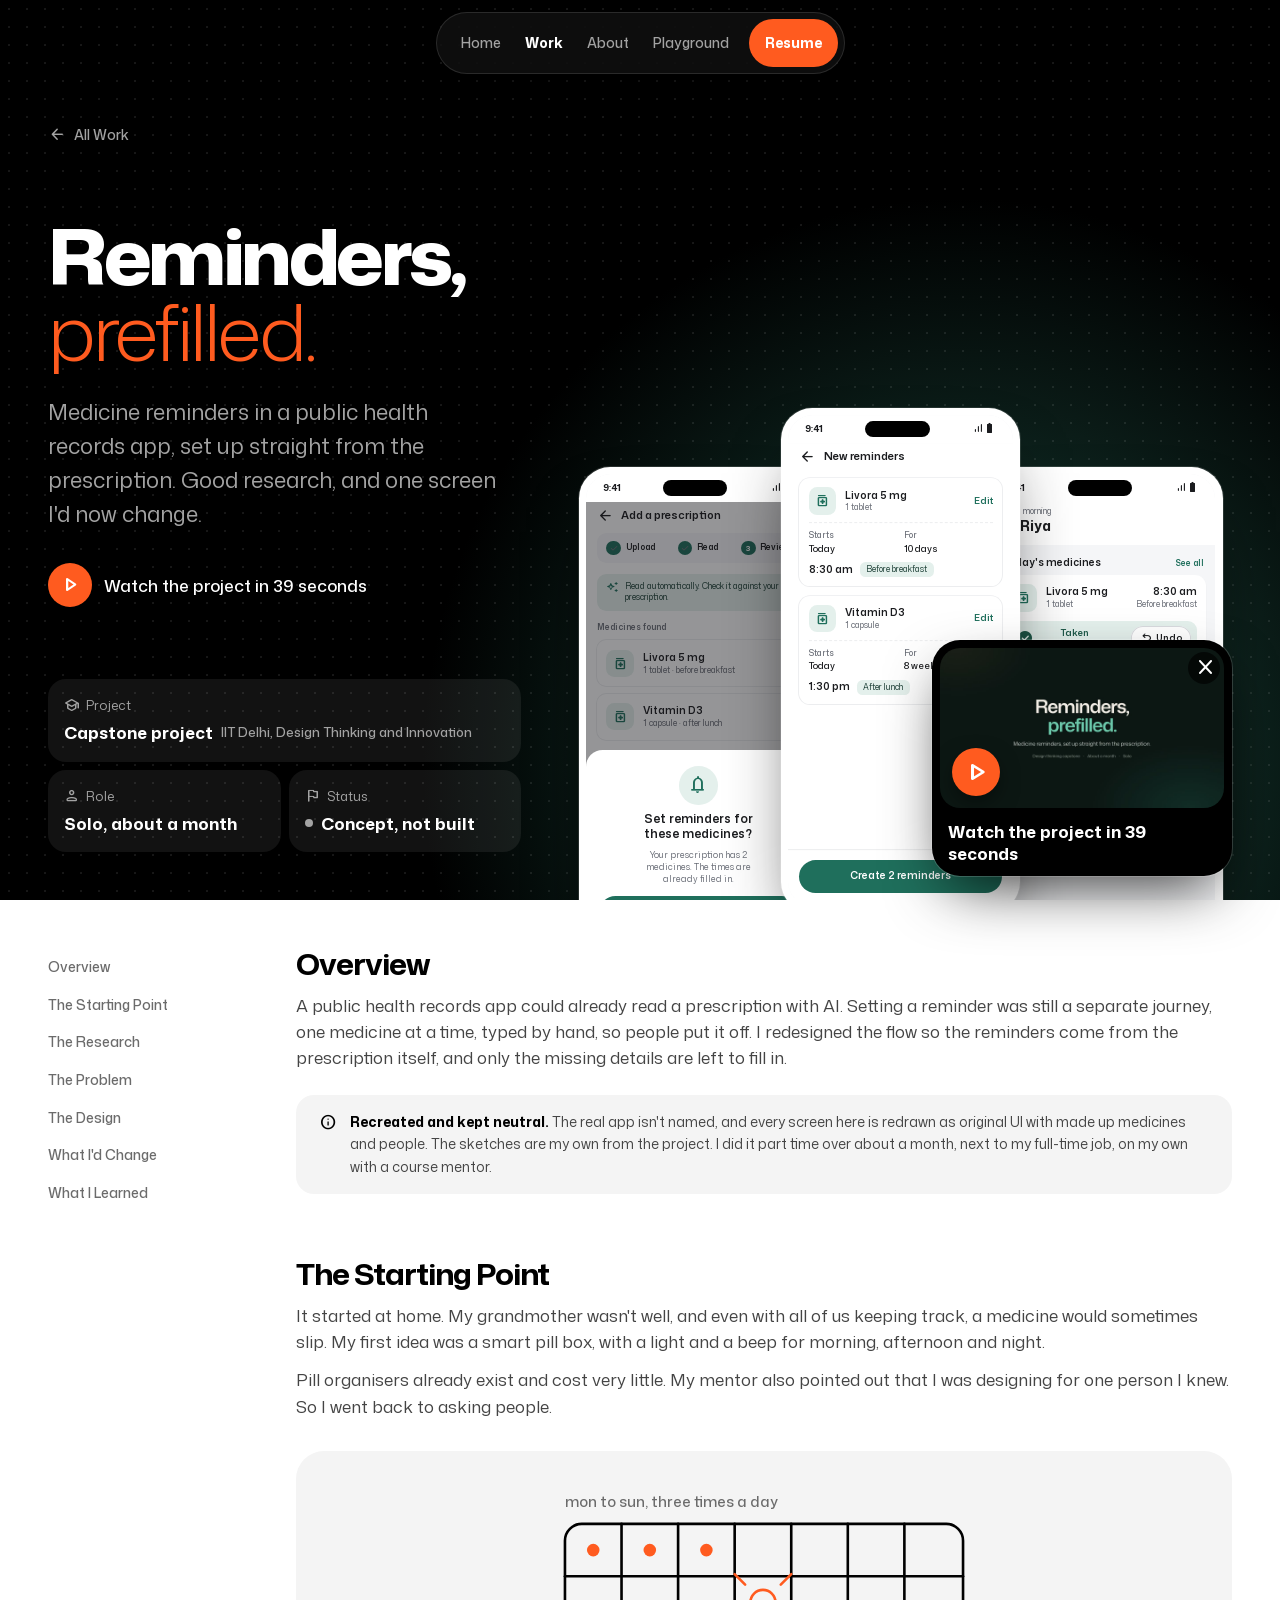
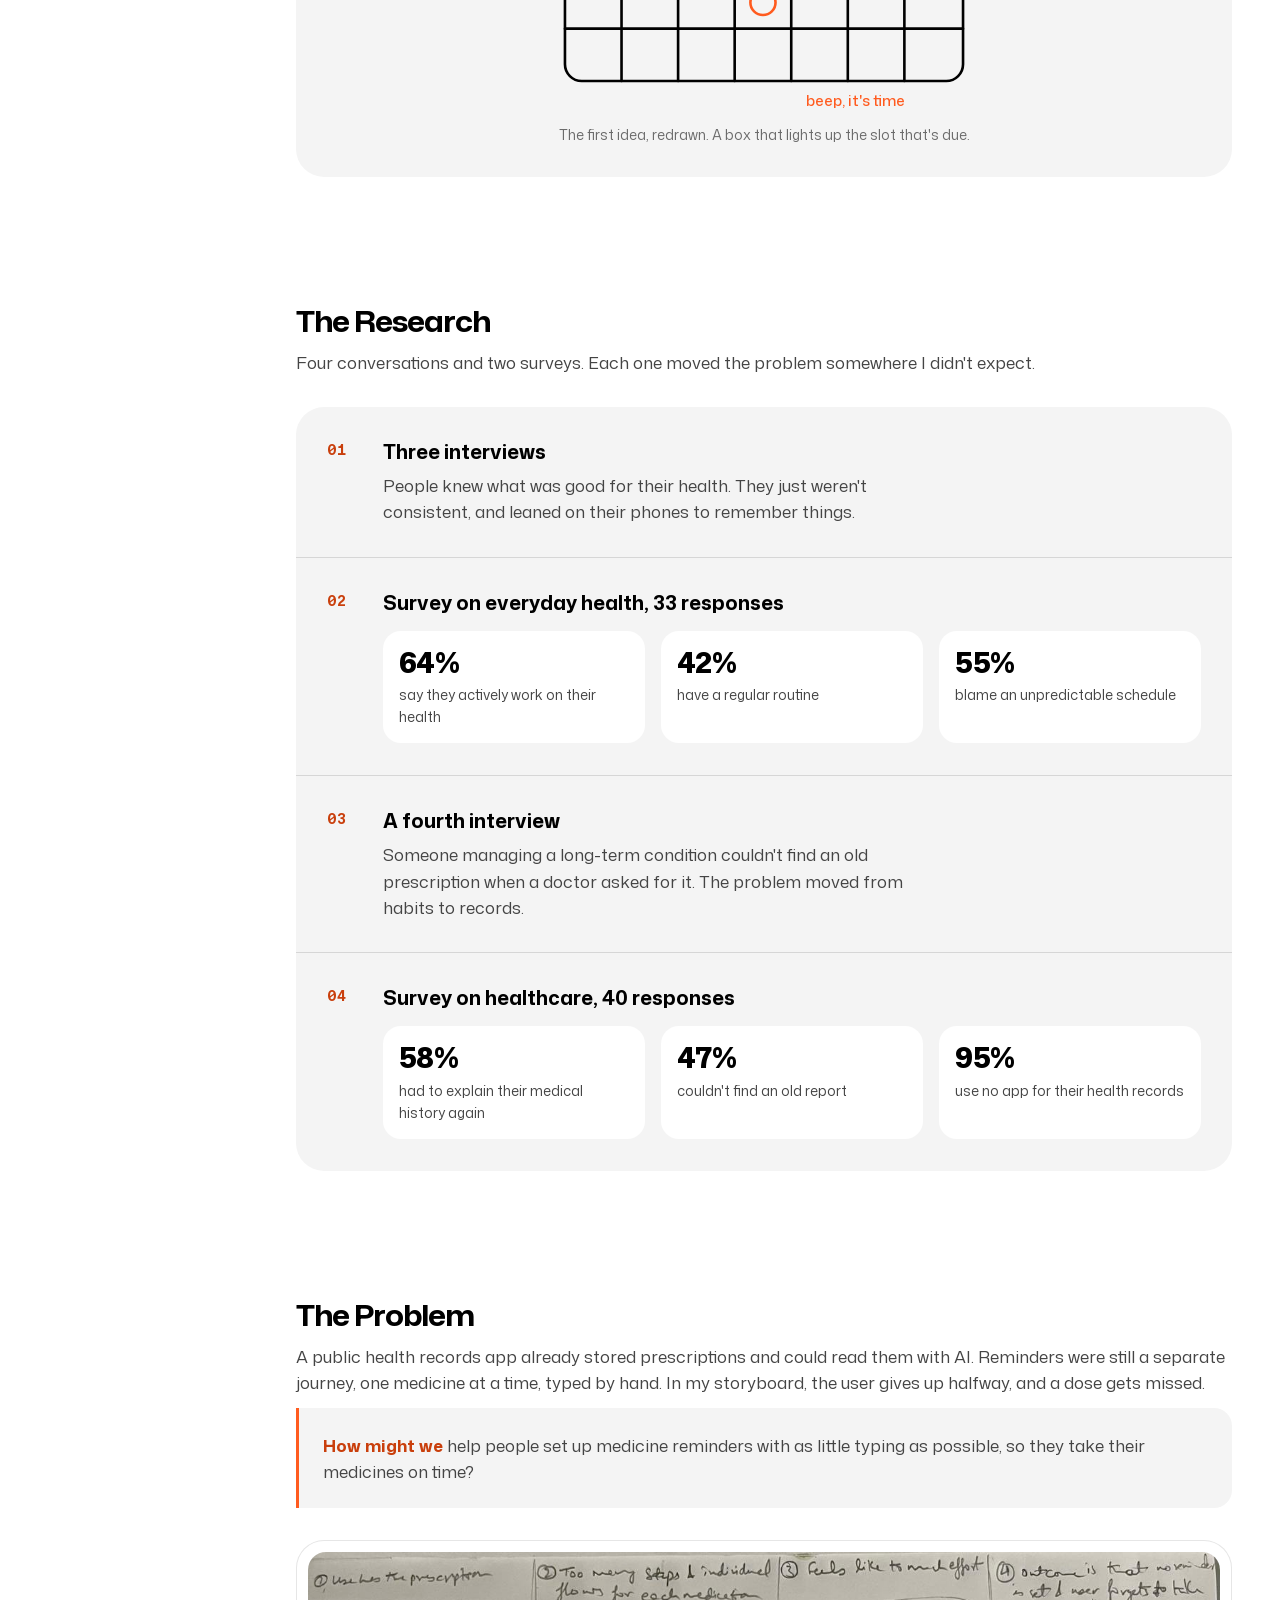
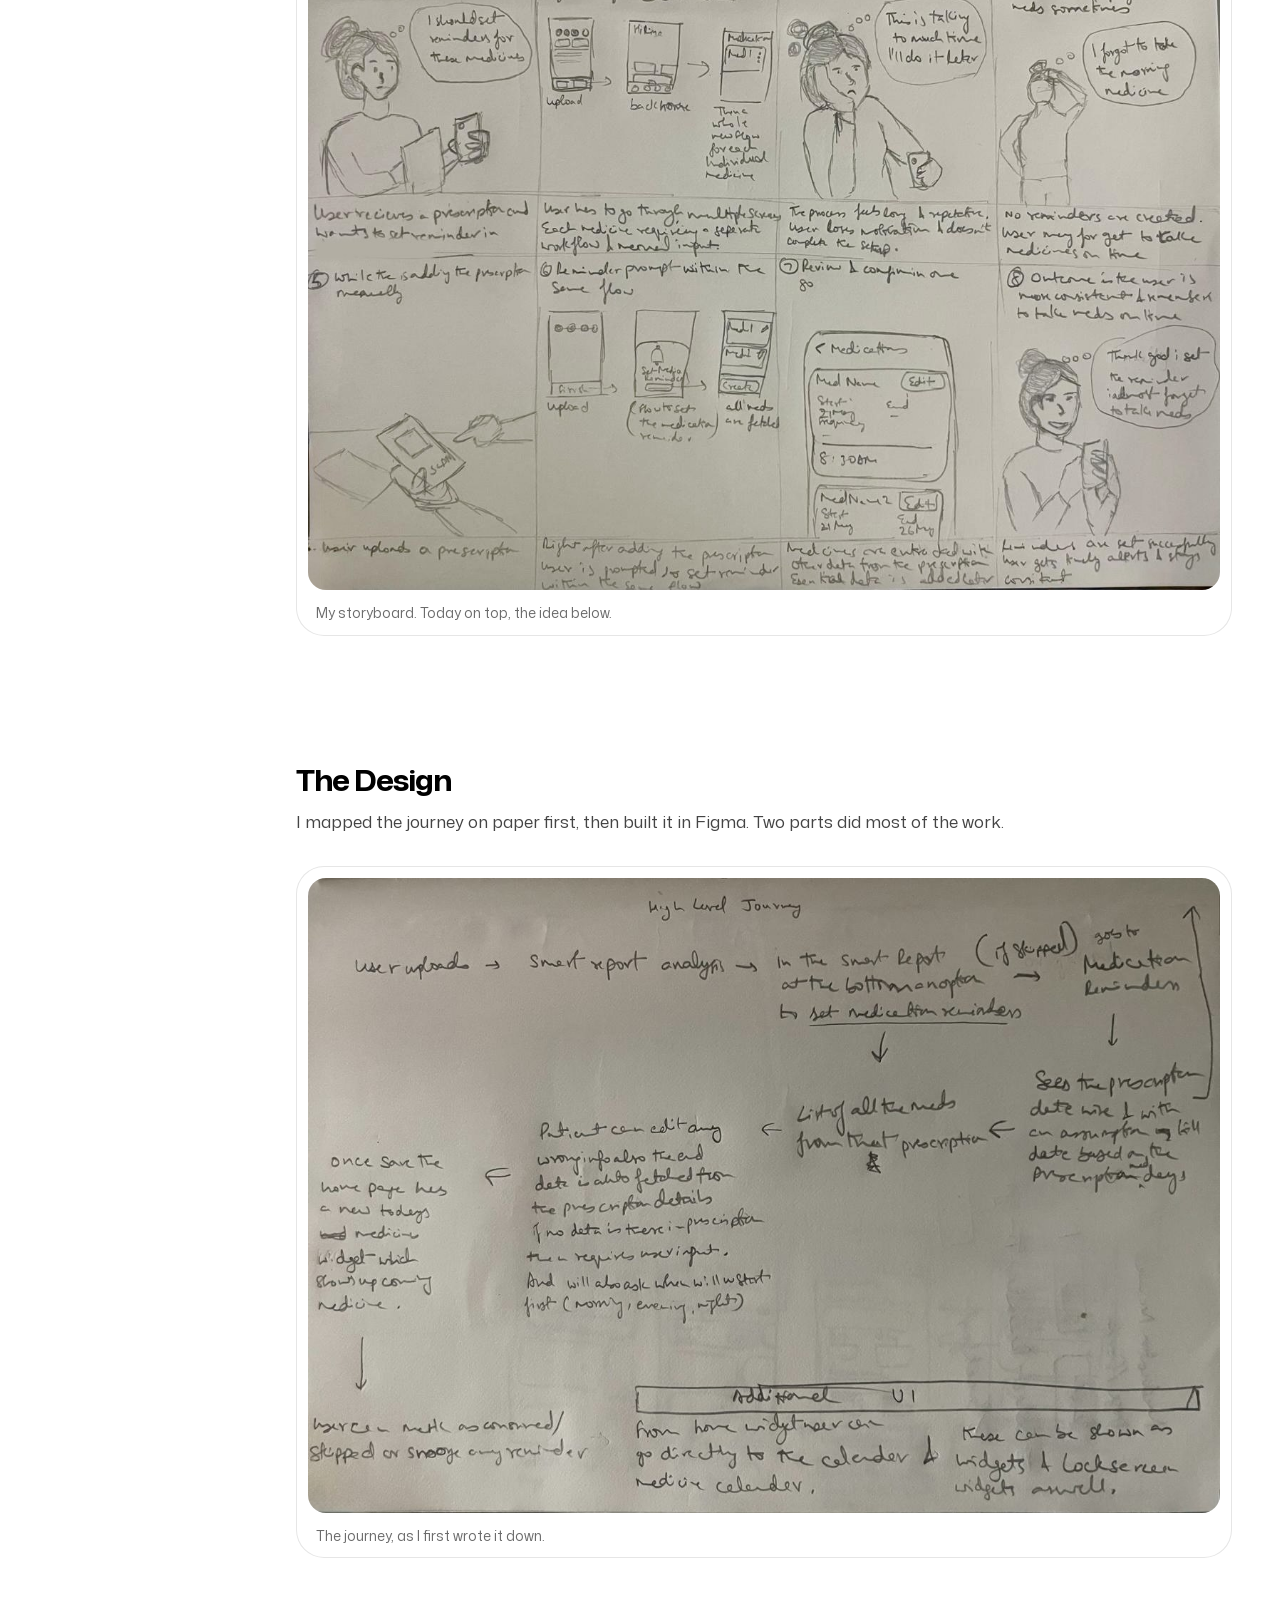
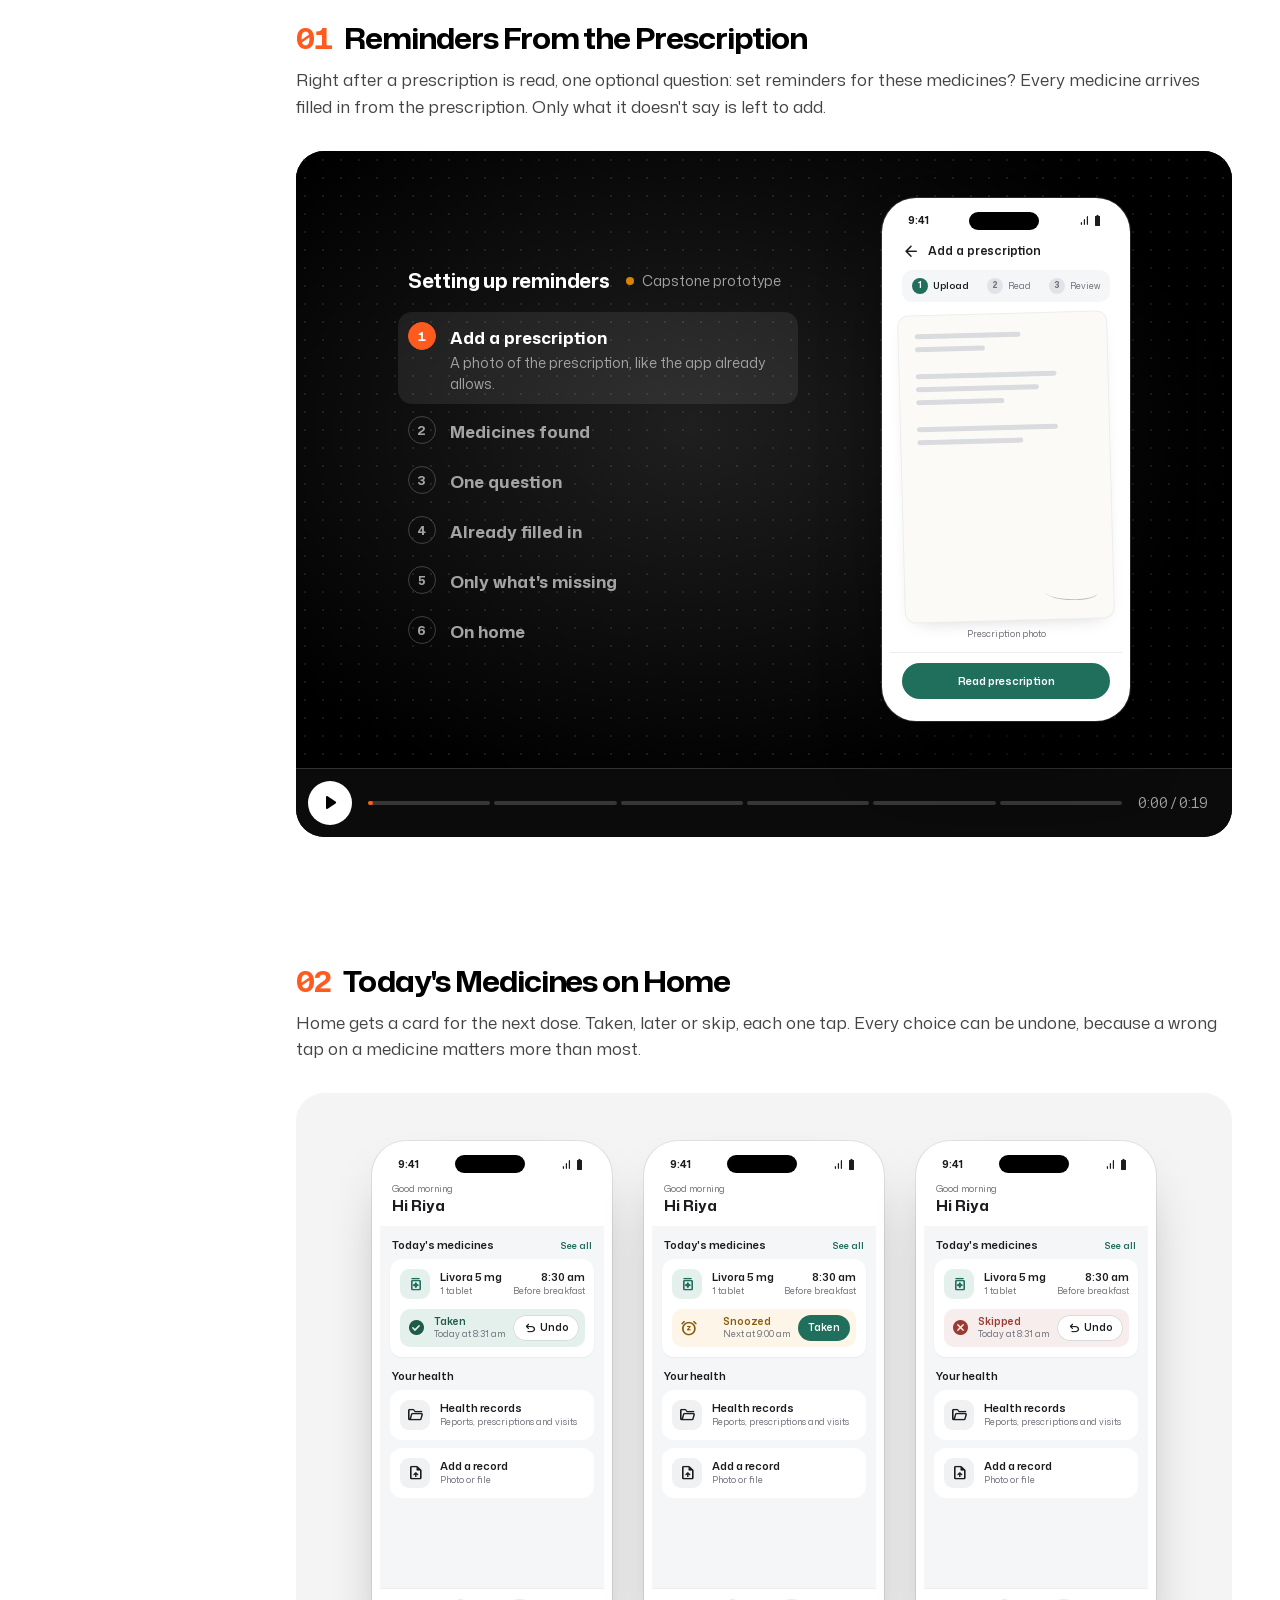
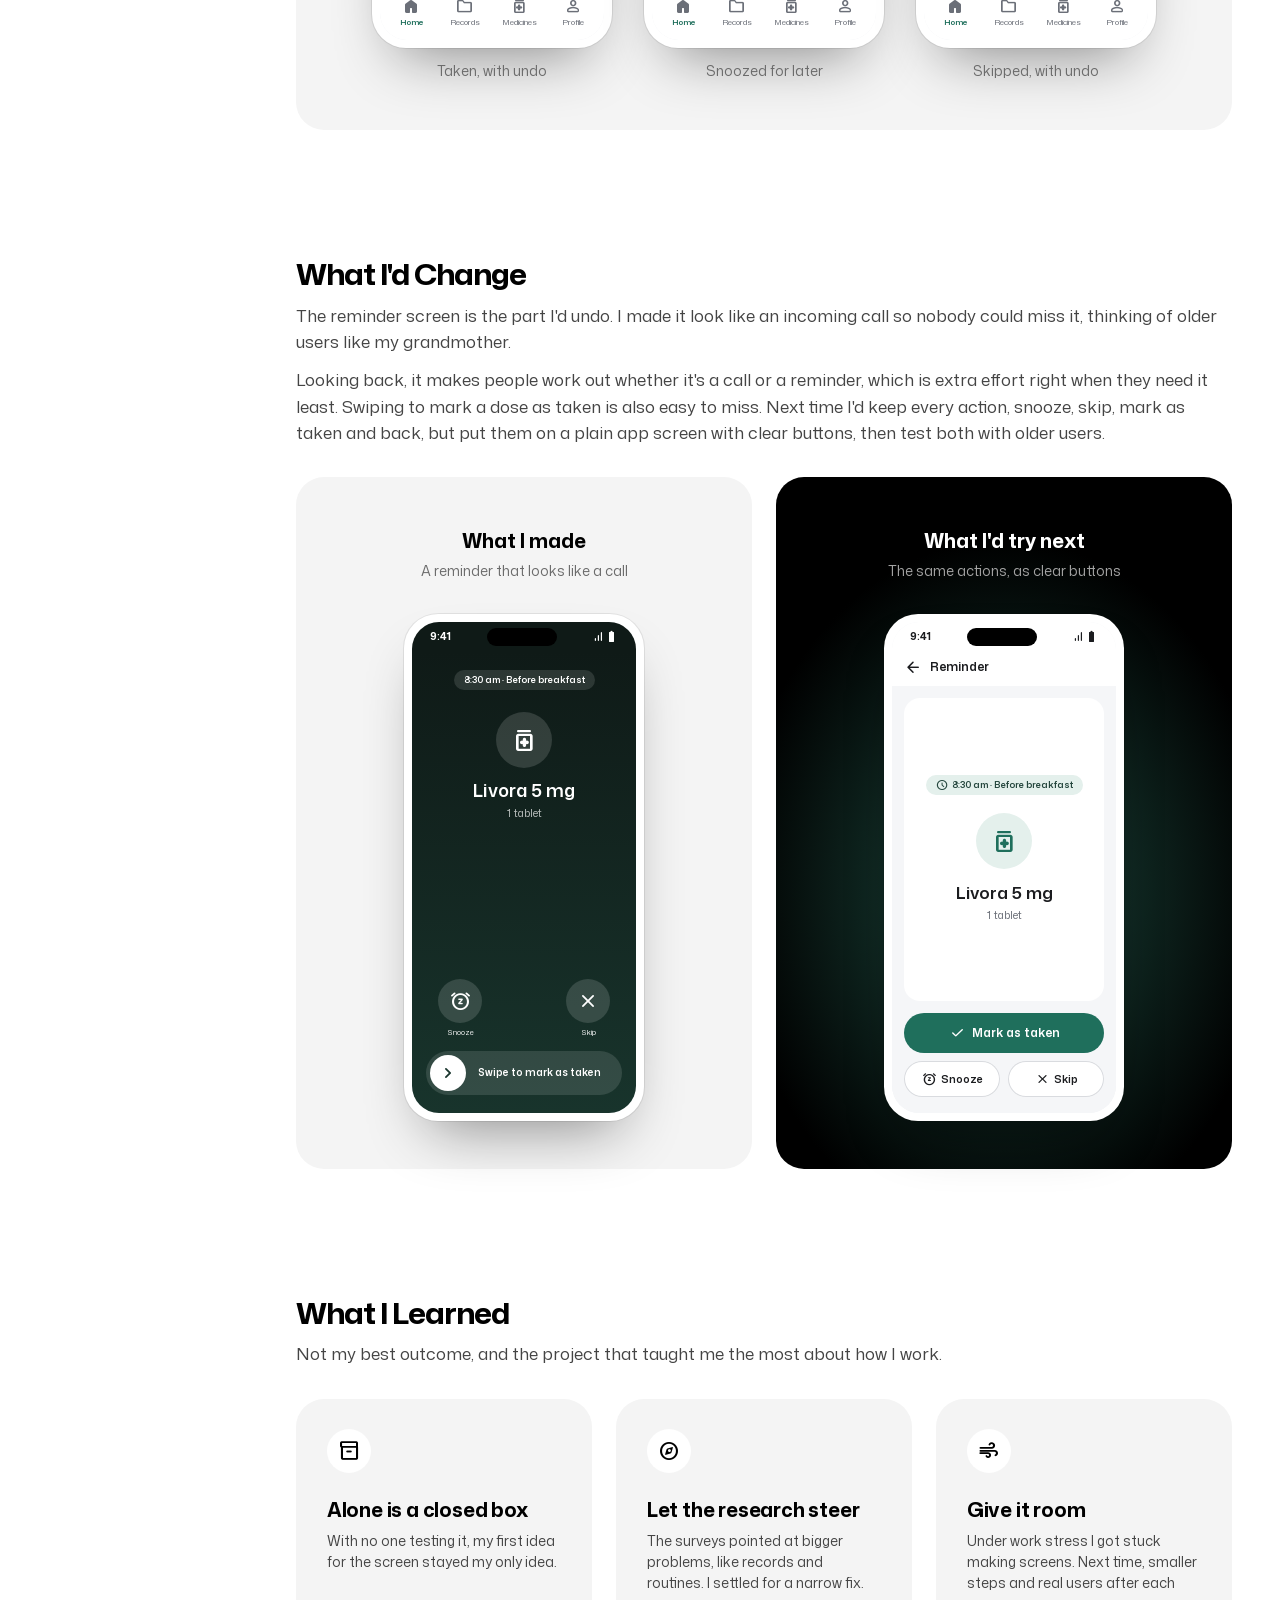
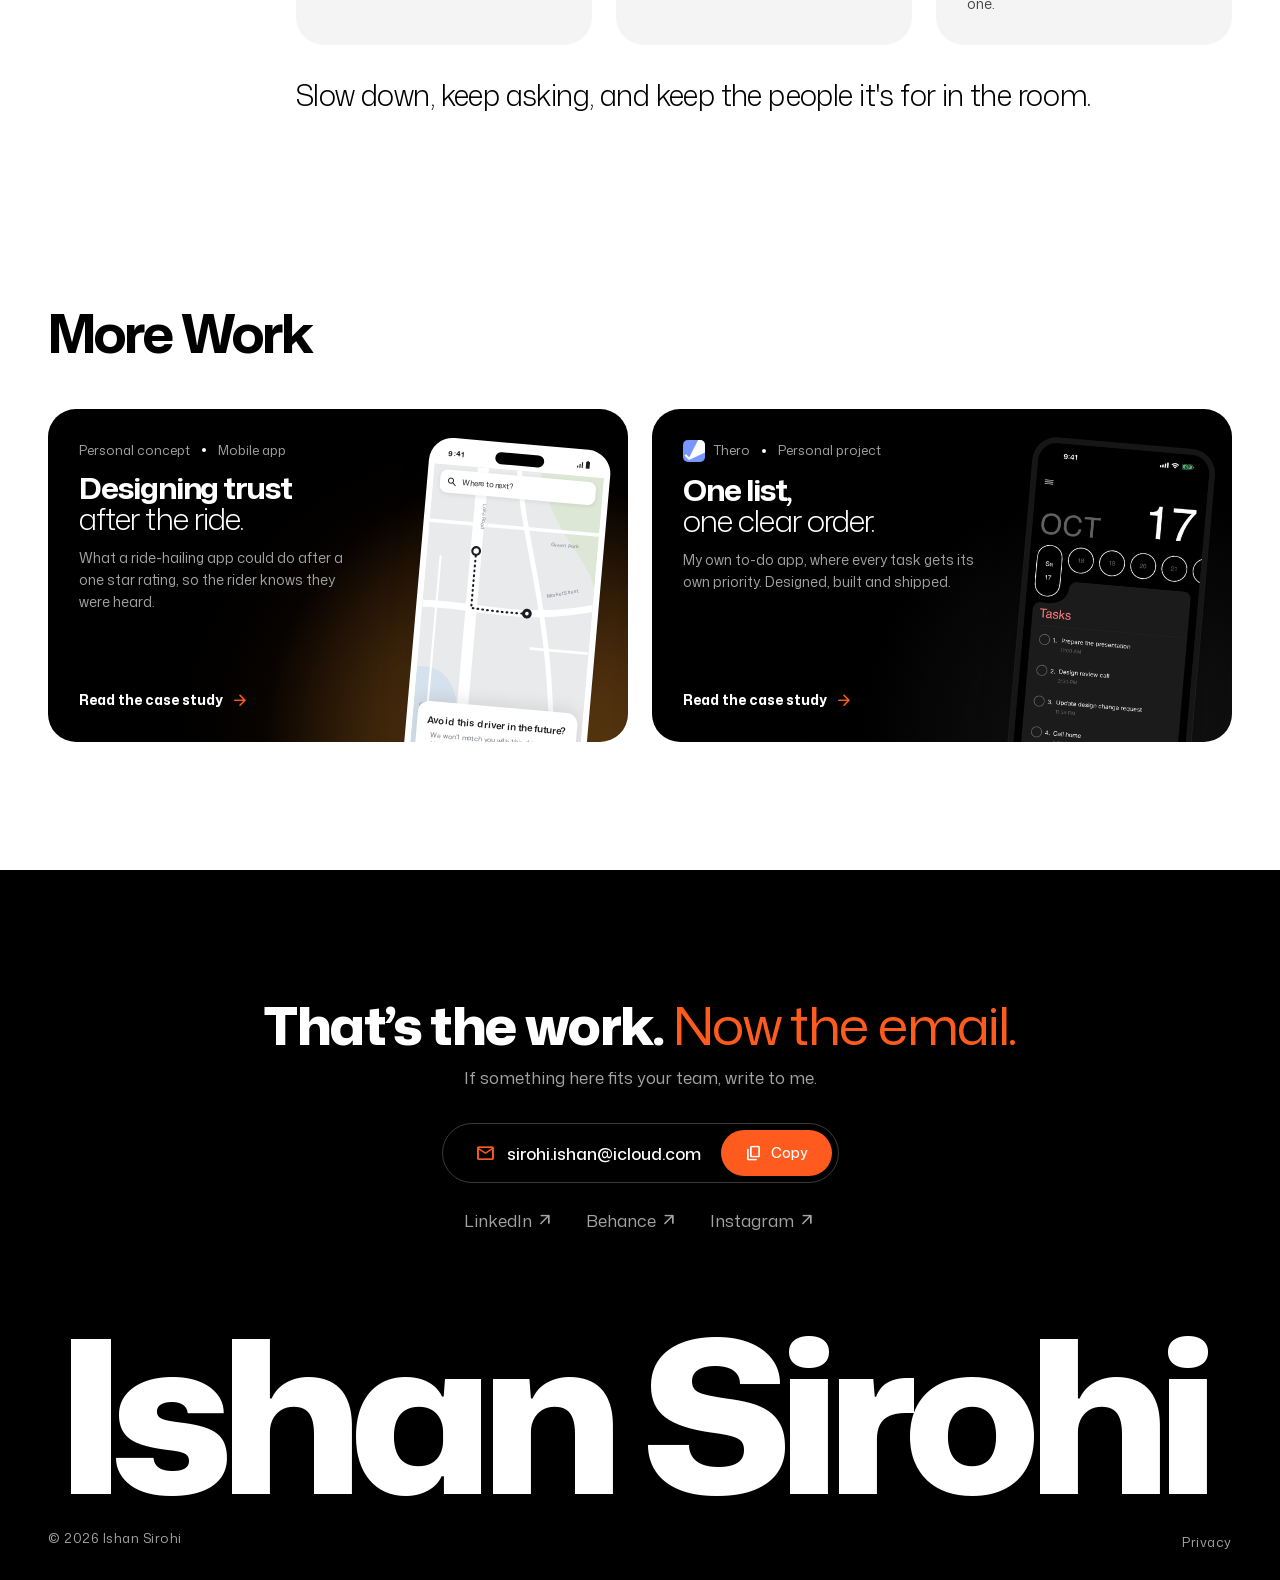
<file: case-medicine.html>
<!doctype html>
<html lang="en" class="no-js">
<head>
  <meta charset="utf-8">
  <meta name="viewport" content="width=device-width, initial-scale=1, viewport-fit=cover">
  <title>Medicine Reminder Design | Ishan Sirohi</title>
  <meta name="description" content="A capstone concept that turns prescription details into prefilled medicine reminders, with research, design decisions and an honest look back.">
  <meta name="referrer" content="strict-origin-when-cross-origin">
  <meta http-equiv="Content-Security-Policy" content="default-src &#x27;self&#x27;; script-src &#x27;self&#x27; &#x27;unsafe-inline&#x27;; style-src &#x27;self&#x27; &#x27;unsafe-inline&#x27;; img-src &#x27;self&#x27; data:; media-src &#x27;self&#x27;; font-src &#x27;self&#x27;; connect-src &#x27;none&#x27;; frame-src &#x27;none&#x27;; object-src &#x27;none&#x27;; base-uri &#x27;self&#x27;; form-action &#x27;none&#x27;; upgrade-insecure-requests">
  <link rel="canonical" href="https://sirohiishan.github.io/case-medicine.html">
  <meta property="og:type" content="website">
  <meta property="og:site_name" content="Ishan Sirohi">
  <meta property="og:title" content="Medicine Reminder Design | Ishan Sirohi">
  <meta property="og:description" content="A capstone concept that turns prescription details into prefilled medicine reminders, with research, design decisions and an honest look back.">
  <meta property="og:url" content="https://sirohiishan.github.io/case-medicine.html">
  <meta property="og:image" content="https://sirohiishan.github.io/assets/share/medicine.jpg">
  <meta property="og:image:width" content="1200">
  <meta property="og:image:height" content="630">
  <meta property="og:image:alt" content="Medicine reminders by Ishan Sirohi, shown as actual desktop and mobile website screenshots inside browser and phone frames.">
  <meta name="twitter:card" content="summary_large_image">
  <meta name="twitter:title" content="Medicine Reminder Design | Ishan Sirohi">
  <meta name="twitter:description" content="A capstone concept that turns prescription details into prefilled medicine reminders, with research, design decisions and an honest look back.">
  <meta name="twitter:image" content="https://sirohiishan.github.io/assets/share/medicine.jpg">
  <meta name="twitter:image:alt" content="Medicine reminders by Ishan Sirohi, shown as actual desktop and mobile website screenshots inside browser and phone frames.">
  <meta name="theme-color" content="#FFFFFF">
  <link rel="icon" href="favicon.ico" sizes="any">
  <link rel="icon" type="image/png" href="assets/icons/favicon-32.png" sizes="32x32">
  <link rel="apple-touch-icon" href="assets/icons/apple-touch-icon.png">
  <link rel="stylesheet" href="assets/fonts/fonts.css">
  <link rel="stylesheet" href="css/tokens.css">
  <link rel="stylesheet" href="css/site.css">
</head>
<body>
  <a class="skip" href="#main">Skip to content</a>

  <header class="nav">
    <div class="wrap nav__in">
      <nav aria-label="Main">
        <ul class="nav__links">
          <li><a href="index.html"><span class="ms" aria-hidden="true">home</span><span class="nav__t">Home</span></a></li>
          <li><a href="work.html" aria-current="page"><span class="ms" aria-hidden="true">work</span><span class="nav__t">Work</span></a></li>
          <li><a href="about.html"><span class="ms" aria-hidden="true">person</span><span class="nav__t">About</span></a></li>
          <li><a href="playground.html"><span class="ms" aria-hidden="true">interests</span><span class="nav__t">Playground</span></a></li>
        </ul>
      </nav>
      <div class="nav__right">
        <a class="nav__resume" href="https://drive.google.com/file/d/1lqcYbyqvJZeSwzL8G5n3r5rMKsikmXTS/view?usp=share_link"><span class="ms nav__resume-i" aria-hidden="true">description</span><span class="nav__t">Resume</span><span class="ms nav__resume-a" aria-hidden="true">arrow_outward</span></a>
        <button class="icon-btn nav__menu" type="button" aria-expanded="false" aria-controls="mnav" aria-label="Open menu"><span class="ms" aria-hidden="true">menu</span></button>
      </div>
    </div>
    <div class="mnav" id="mnav" hidden>
      <div class="wrap mnav__in">
        <a class="mnav__link" href="index.html">Home</a>
        <a class="mnav__link" href="work.html" aria-current="page">Work</a>
        <a class="mnav__link" href="about.html">About</a>
        <a class="mnav__link" href="playground.html">Playground</a>
        <div class="mnav__actions">
          <a class="btn btn--primary" href="https://drive.google.com/file/d/1lqcYbyqvJZeSwzL8G5n3r5rMKsikmXTS/view?usp=share_link"><span class="ms" aria-hidden="true">description</span>Resume</a>
          <a class="btn btn--ghost" href="mailto:sirohi.ishan@icloud.com">Get in touch</a>
        </div>
      </div>
    </div>
  </header>

  <main id="main">
    
    
    <section class="cover cover--medicine" data-case-video="assets/video/medicine-case.mp4" data-case-poster="assets/video/medicine-case-poster.jpg" data-case-caption="Watch the project in 39 seconds">
      <div class="wrap cover__in">
        <div class="cover__text">
          <a class="cover__back" href="work.html"><span class="ms" aria-hidden="true">arrow_back</span>All Work</a>
          <div class="cover__main">
            <h1 class="cover__title">Reminders, <span class="serif">prefilled.</span></h1>
            <p class="cover__lede">Medicine reminders in a public health records app, set up straight from the prescription. Good research, and one screen I'd now change.</p>
          </div>
          <dl class="cover__meta">
            <div class="cover__client"><dt><span class="ms" aria-hidden="true">school</span>Project</dt><dd>Capstone project<small>IIT Delhi, Design Thinking and Innovation</small></dd></div>
            <div><dt><span class="ms" aria-hidden="true">person</span>Role</dt><dd>Solo, about a month</dd></div>
            <div><dt><span class="ms" aria-hidden="true">flag</span>Status</dt><dd><i class="cover__dot cover__dot--off" aria-hidden="true"></i>Concept, not built</dd></div>
          </dl>
        </div>
        <div class="cover__phones" aria-hidden="true">
          <div class="phone" data-med="nudge"></div>
          <div class="phone" data-med="prefill" data-a="1"></div>
          <div class="phone" data-med="home" data-a="1"></div>
        </div>
      </div>
    </section>

    <div class="wrap case-layout">
      <nav class="toc" aria-label="Case study sections">
        <div class="toc__in">
          <a href="#overview">Overview</a><a href="#start">The Starting Point</a><a href="#research">The Research</a><a href="#problem">The Problem</a><a href="#design">The Design</a><a href="#change">What I'd Change</a><a href="#learned">What I Learned</a>
        </div>
        <div class="toc__progress" id="progress-bar"></div>
      </nav>

      <div class="case-main">
        <section class="case-overview" id="overview" aria-labelledby="overview-t">
          <h2 class="h2" id="overview-t">Overview</h2>
          <p class="case-summary">A public health records app could already read a prescription with AI. Setting a reminder was still a separate journey, one medicine at a time, typed by hand, so people put it off. I redesigned the flow so the reminders come from the prescription itself, and only the missing details are left to fill in.</p>
          <p class="case-nda"><span class="ms" aria-hidden="true">info</span><span><strong>Recreated and kept neutral.</strong> The real app isn't named, and every screen here is redrawn as original UI with made up medicines and people. The sketches are my own from the project. I did it part time over about a month, next to my full-time job, on my own with a course mentor.</span></p>
        </section>

    
    <section class="story" id="start">
      <div class="story__in">
        <div class="story__text reveal">
          <h2 class="h2">The Starting Point</h2>
          <p>It started at home. My grandmother wasn't well, and even with all of us keeping track, a medicine would sometimes slip. My first idea was a smart pill box, with a light and a beep for morning, afternoon and night.</p>
          <p>Pill organisers already exist and cost very little. My mentor also pointed out that I was designing for one person I knew. So I went back to asking people.</p>
        </div>
        <div class="story__media reveal">
          <figure class="mbox">
            <svg class="art mbox__art" viewBox="0 0 420 220" aria-hidden="true">
              <rect class="i" pathLength="1" x="20" y="40" width="380" height="150" rx="16"/>
              <path class="i" pathLength="1" d="M20 90 H 400"/><path class="i" pathLength="1" d="M20 140 H 400"/>
              <path class="i" pathLength="1" d="M74 40 V 190"/><path class="i" pathLength="1" d="M128 40 V 190"/><path class="i" pathLength="1" d="M182 40 V 190"/>
              <path class="i" pathLength="1" d="M236 40 V 190"/><path class="i" pathLength="1" d="M290 40 V 190"/><path class="i" pathLength="1" d="M344 40 V 190"/>
              <circle class="fo" cx="47" cy="65" r="6"/><circle class="fo" cx="101" cy="65" r="6"/><circle class="fo" cx="155" cy="65" r="6"/>
              <circle class="o" pathLength="1" cx="209" cy="115" r="12"/><path class="o" pathLength="1" d="M226 98 L 236 88"/><path class="o" pathLength="1" d="M192 98 L 182 88"/>
              <text x="20" y="24">mon to sun, three times a day</text>
              <text class="to" x="250" y="214">beep, it's time</text>
            </svg>
            <figcaption>The first idea, redrawn. A box that lights up the slot that's due.</figcaption>
          </figure>
        </div>
      </div>
    </section>

    
    <section class="story" id="research">
      <div class="story__in">
        <div class="story__text reveal">
          <h2 class="h2">The Research</h2>
          <p>Four conversations and two surveys. Each one moved the problem somewhere I didn't expect.</p>
        </div>
        <div class="story__media reveal">
          <ol class="mpath">
            <li>
              <span class="mpath__n">01</span>
              <div><strong>Three interviews</strong><p>People knew what was good for their health. They just weren't consistent, and leaned on their phones to remember things.</p></div>
            </li>
            <li>
              <span class="mpath__n">02</span>
              <div><strong>Survey on everyday health, 33 responses</strong>
                <dl class="mstats"><div><dt>64%</dt><dd>say they actively work on their health</dd></div><div><dt>42%</dt><dd>have a regular routine</dd></div><div><dt>55%</dt><dd>blame an unpredictable schedule</dd></div></dl>
              </div>
            </li>
            <li>
              <span class="mpath__n">03</span>
              <div><strong>A fourth interview</strong><p>Someone managing a long-term condition couldn't find an old prescription when a doctor asked for it. The problem moved from habits to records.</p></div>
            </li>
            <li>
              <span class="mpath__n">04</span>
              <div><strong>Survey on healthcare, 40 responses</strong>
                <dl class="mstats"><div><dt>58%</dt><dd>had to explain their medical history again</dd></div><div><dt>47%</dt><dd>couldn't find an old report</dd></div><div><dt>95%</dt><dd>use no app for their health records</dd></div></dl>
              </div>
            </li>
          </ol>
        </div>
      </div>
    </section>

    
    <section class="story" id="problem">
      <div class="story__in">
        <div class="story__text reveal">
          <h2 class="h2">The Problem</h2>
          <p>A public health records app already stored prescriptions and could read them with AI. Reminders were still a separate journey, one medicine at a time, typed by hand. In my storyboard, the user gives up halfway, and a dose gets missed.</p>
          <p class="mhmw"><strong>How might we</strong> help people set up medicine reminders with as little typing as possible, so they take their medicines on time?</p>
        </div>
        <div class="story__media reveal">
          <figure class="rboard"><img src="assets/img/medicine/storyboard.jpg" alt="Hand drawn eight panel storyboard. Top row: a user gets a prescription, goes through a separate flow for every medicine, finds it too much effort and forgets a dose. Bottom row: she uploads the prescription, is asked to set reminders in the same flow, reviews prefilled medicines and remembers on time." loading="lazy" width="1280" height="895"><figcaption>My storyboard. Today on top, the idea below.</figcaption></figure>
        </div>
      </div>
    </section>

    
    <section class="story story--part" id="design">
      <div class="story__in">
        <div class="story__text reveal">
          <h2 class="h2">The Design</h2>
          <p>I mapped the journey on paper first, then built it in Figma. Two parts did most of the work.</p>
        </div>
        <div class="story__media reveal">
          <figure class="rboard"><img src="assets/img/medicine/journey-sketch.jpg" alt="Hand written journey map: upload, smart report, an option to set reminders, a list of all medicines from that prescription, edit anything wrong, then a today's medicines widget on home." loading="lazy" width="1280" height="891"><figcaption>The journey, as I first wrote it down.</figcaption></figure>
        </div>
      </div>
    </section>

    <section class="story story--sub" id="setup">
      <div class="story__in">
        <div class="story__text reveal">
          <h3 class="h2 part-title"><span class="part-title__n">01</span>Reminders From the Prescription</h3>
          <p>Right after a prescription is read, one optional question: set reminders for these medicines? Every medicine arrives filled in from the prescription. Only what it doesn't say is left to add.</p>
        </div>
        <div class="story__media reveal">
          <figure class="walk" data-kit="med" data-title="Setting up reminders" data-state="concept" data-note="Capstone prototype" aria-label="Walkthrough: upload a prescription, review the medicines, set up reminders and see today's medicines on home">
            <script type="application/json">{"scenes":[
              {"s": "upload", "t": "Add a prescription", "d": "A photo of the prescription, like the app already allows.", "tap": "[data-k=read]", "ms": 3000},
              {"s": "read", "fx": "fade", "t": "Medicines found", "d": "Read automatically, with a reminder to check it.", "tap": "[data-k=done]", "ms": 3200},
              {"s": "nudge", "fx": "fade", "t": "One question", "d": "Set reminders now, or maybe later. Never forced.", "tap": "[data-k=set]", "ms": 3600},
              {"s": "prefill", "fx": "fade", "t": "Already filled in", "d": "Dose, timing and duration come from the prescription.", "tap": "[data-k=add]", "ms": 3600},
              {"s": "prefill", "a": 1, "t": "Only what's missing", "d": "One time to add, then one button for both.", "tap": "[data-k=create]", "ms": 3200},
              {"s": "home", "fx": "fade", "t": "On home", "d": "The next dose waits on the home screen.", "ms": 3000}
            ]}</script>
          </figure>
        </div>
      </div>
    </section>

    <section class="story story--sub" id="today">
      <div class="story__in">
        <div class="story__text reveal">
          <h3 class="h2 part-title"><span class="part-title__n">02</span>Today's Medicines on Home</h3>
          <p>Home gets a card for the next dose. Taken, later or skip, each one tap. Every choice can be undone, because a wrong tap on a medicine matters more than most.</p>
        </div>
        <div class="story__media reveal">
          <div class="mrow">
            <figure><div class="phone" data-med="home" data-a="1" aria-hidden="true"></div><figcaption>Taken, with undo</figcaption></figure>
            <figure><div class="phone" data-med="home" data-a="2" aria-hidden="true"></div><figcaption>Snoozed for later</figcaption></figure>
            <figure><div class="phone" data-med="home" data-a="3" aria-hidden="true"></div><figcaption>Skipped, with undo</figcaption></figure>
          </div>
        </div>
      </div>
    </section>

    
    <section class="story" id="change">
      <div class="story__in">
        <div class="story__text reveal">
          <h2 class="h2">What I'd Change</h2>
          <p>The reminder screen is the part I'd undo. I made it look like an incoming call so nobody could miss it, thinking of older users like my grandmother.</p>
          <p>Looking back, it makes people work out whether it's a call or a reminder, which is extra effort right when they need it least. Swiping to mark a dose as taken is also easy to miss. Next time I'd keep every action, snooze, skip, mark as taken and back, but put them on a plain app screen with clear buttons, then test both with older users.</p>
        </div>
        <div class="story__media reveal">
          <div class="mswap">
            <div class="mswap__col">
              <p class="mswap__label"><strong>What I made</strong><span>A reminder that looks like a call</span></p>
              <div class="phone" data-med="call" aria-hidden="true"></div>
            </div>
            <div class="mswap__col mswap__col--next">
              <p class="mswap__label"><strong>What I'd try next</strong><span>The same actions, as clear buttons</span></p>
              <div class="phone" data-med="remind" aria-hidden="true"></div>
            </div>
          </div>
        </div>
      </div>
    </section>

    
    <section class="story" id="learned">
      <div class="story__in">
        <div class="story__text reveal">
          <h2 class="h2">What I Learned</h2>
          <p>Not my best outcome, and the project that taught me the most about how I work.</p>
        </div>
        <div class="story__media reveal">
          <ul class="tiles tiles--3">
            <li class="tile"><span class="tile__icon"><span class="ms" aria-hidden="true">inventory_2</span></span><strong>Alone is a closed box</strong><p>With no one testing it, my first idea for the screen stayed my only idea.</p></li>
            <li class="tile"><span class="tile__icon"><span class="ms" aria-hidden="true">explore</span></span><strong>Let the research steer</strong><p>The surveys pointed at bigger problems, like records and routines. I settled for a narrow fix.</p></li>
            <li class="tile"><span class="tile__icon"><span class="ms" aria-hidden="true">air</span></span><strong>Give it room</strong><p>Under work stress I got stuck making screens. Next time, smaller steps and real users after each one.</p></li>
          </ul>
          <p class="story__close">Slow down, keep asking, and keep the people it's for in the room.</p>
        </div>
      </div>
    </section>

      </div>
    </div>

    <section class="more" aria-labelledby="more-t">
      <div class="wrap">
        <h2 class="h2" id="more-t">More Work</h2>
        <div class="more__grid">
          <a class="mcard wcard--rider" href="case-rider.html">
            <div class="mcard__text">
              <p class="wcard__client"><span>Personal concept</span><span>Mobile app</span><span>Jan 2026</span></p>
              <h3 class="mcard__title">Designing trust <span class="serif">after the ride.</span></h3>
              <p class="mcard__desc">What a ride-hailing app could do after a one star rating, so the rider knows they were heard.</p>
              <span class="mcard__cta">Read the case study<span class="ms" aria-hidden="true">arrow_forward</span></span>
            </div>
            <div class="mcard__peek" aria-hidden="true"><div class="phone" data-rider="avoid"></div></div>
          </a>
          <a class="mcard wcard--thero" href="case-thero.html">
            <div class="mcard__text">
              <p class="wcard__client"><span><img class="wcard__icon" src="assets/img/thero/logo-final.svg" alt="">Thero</span><span>Personal project</span><span>iOS app</span></p>
              <h3 class="mcard__title">One list, <span class="serif">one clear order.</span></h3>
              <p class="mcard__desc">My own to-do app, where every task gets its own priority. Designed, built and shipped.</p>
              <span class="mcard__cta">Read the case study<span class="ms" aria-hidden="true">arrow_forward</span></span>
            </div>
            <div class="mcard__peek" aria-hidden="true"><div class="phone phone--shot"><img src="assets/img/thero/thero-home.jpg" alt="" loading="lazy"></div></div>
          </a>
        </div>
      </div>
    </section>
  </main>

  <footer class="footer" id="contact">
    <div class="wrap">
      <div class="footer__in">
        <p class="footer__cta">That’s the work. <span class="serif">Now the email.</span></p>
        <p class="footer__sub">If something here fits your team, write to me.</p>
        <div class="footer__actions">
          <div class="fmailbox">
            <a class="fmailbox__link" href="mailto:sirohi.ishan@icloud.com"><span class="ms" aria-hidden="true">mail</span>sirohi.ishan@icloud.com</a>
            <button class="fmailbox__copy" type="button" data-copy="sirohi.ishan@icloud.com"><span class="ms" aria-hidden="true">content_copy</span>Copy</button>
          </div>
        </div>
        <nav class="footer__links" aria-label="Elsewhere">
          <a href="https://linkedin.com/in/ishansirohi" target="_blank" rel="noopener">LinkedIn<span class="ms" aria-hidden="true">arrow_outward</span></a>
          <a href="https://www.behance.net/ishansirohi" target="_blank" rel="noopener">Behance<span class="ms" aria-hidden="true">arrow_outward</span></a>
          <a href="https://www.instagram.com/sirohiishan/" target="_blank" rel="noopener">Instagram<span class="ms" aria-hidden="true">arrow_outward</span></a>
        </nav>
      </div>
      <p class="footer__mark reveal" aria-hidden="true"><span style="--i:0">I</span><span style="--i:1">s</span><span style="--i:2">h</span><span style="--i:3">a</span><span style="--i:4">n</span><span style="--i:5">&nbsp;</span><span style="--i:6">S</span><span style="--i:7">i</span><span style="--i:8">r</span><span style="--i:9">o</span><span style="--i:10">h</span><span style="--i:11">i</span></p>
      <div class="footer__base">
        <span>© <span data-year>2026</span> Ishan Sirohi</span>
        <a href="privacy.html">Privacy</a>
      </div>
    </div>
  </footer>

  <script src="js/site.js"></script>
  <script src="js/screens-local.js"></script>
  <script src="js/screens.js"></script>
  <script src="js/screens-rider.js"></script>
  <script src="js/screens-medicine.js"></script>
  <script src="js/walkthrough.js"></script>
  <script>(function() {
    const links = [ ...document.querySelectorAll(".toc a") ];
    const targets = links.map(a => document.querySelector(a.getAttribute("href")));
    const bar = document.getElementById("progress-bar");
    let last = -2;
    function onScroll() {
        const h = document.documentElement;
        bar.style.setProperty("--p", h.scrollTop / (h.scrollHeight - h.clientHeight));
        let cur = -1;
        targets.forEach((t, i) => {
            const r = (t.querySelector("h2, h3") || t).getBoundingClientRect();
            if (r.top < window.innerHeight * .35) cur = i;
        });
        links.forEach((a, i) => a.classList.toggle("is-on", i === cur));
        const inSol = cur >= 0 && (links[cur].classList.contains("toc__parent") || links[cur].classList.contains("toc__kid"));
        document.querySelector(".toc").classList.toggle("sol-open", inSol);
        if (inSol) document.querySelector(".toc__parent").classList.add("is-on");
        if (cur >= 0 && cur !== last) {
            const a = links[cur];
            const scroller = a.closest(".toc__in");
            if (scroller && getComputedStyle(scroller).overflowX !== "visible") {
                const target = a.closest(".toc__kids") ? document.querySelector(".toc__parent") || a : a;
                const inset = parseFloat(getComputedStyle(scroller).getPropertyValue("--s-4")) || 0;
                scroller.scrollTo({
                    left: Math.max(0, scroller.scrollLeft + target.getBoundingClientRect().left - scroller.getBoundingClientRect().left - inset),
                    behavior: matchMedia("(prefers-reduced-motion: reduce)").matches ? "auto" : "smooth"
                });
            }
        }
        last = cur;
    }
    let raf;
    window.addEventListener("scroll", () => {
        cancelAnimationFrame(raf);
        raf = requestAnimationFrame(onScroll);
    }, {
        passive: true
    });
    onScroll();
})();</script>
</body>
</html>
</file>
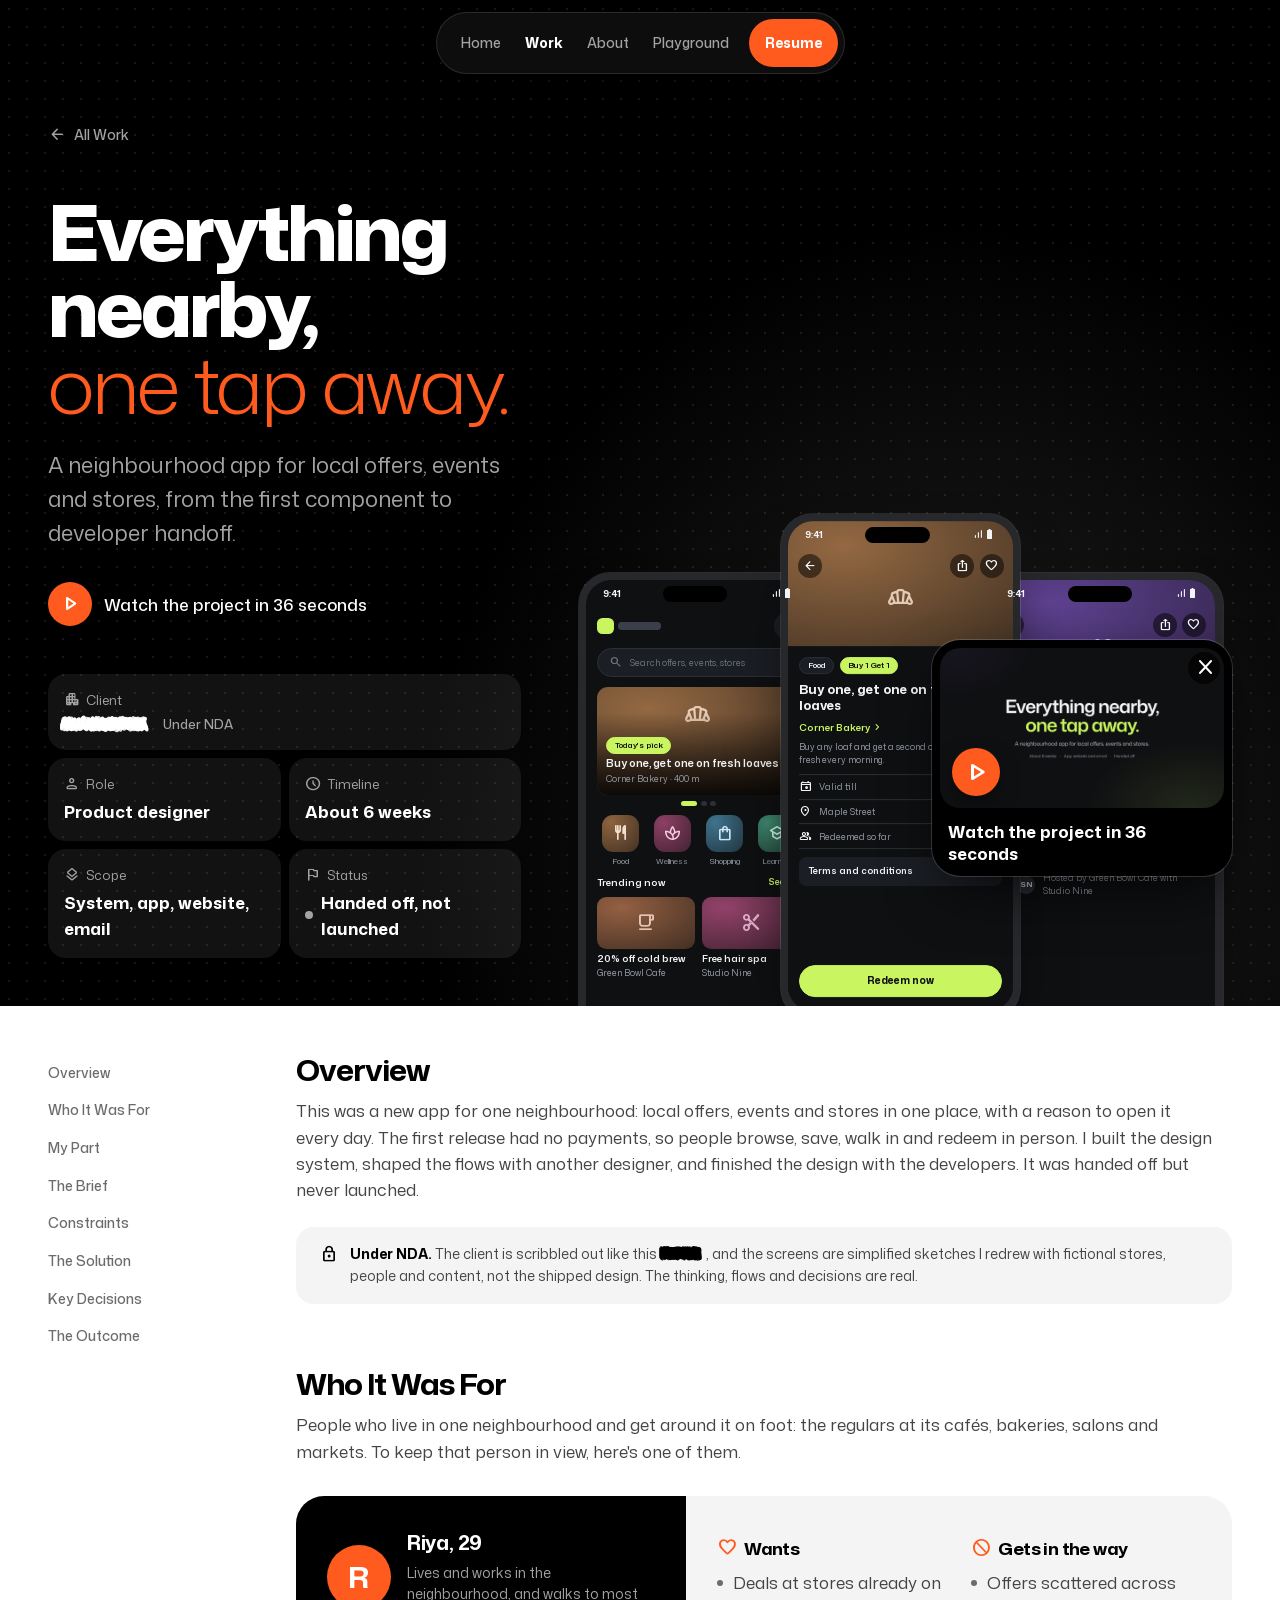
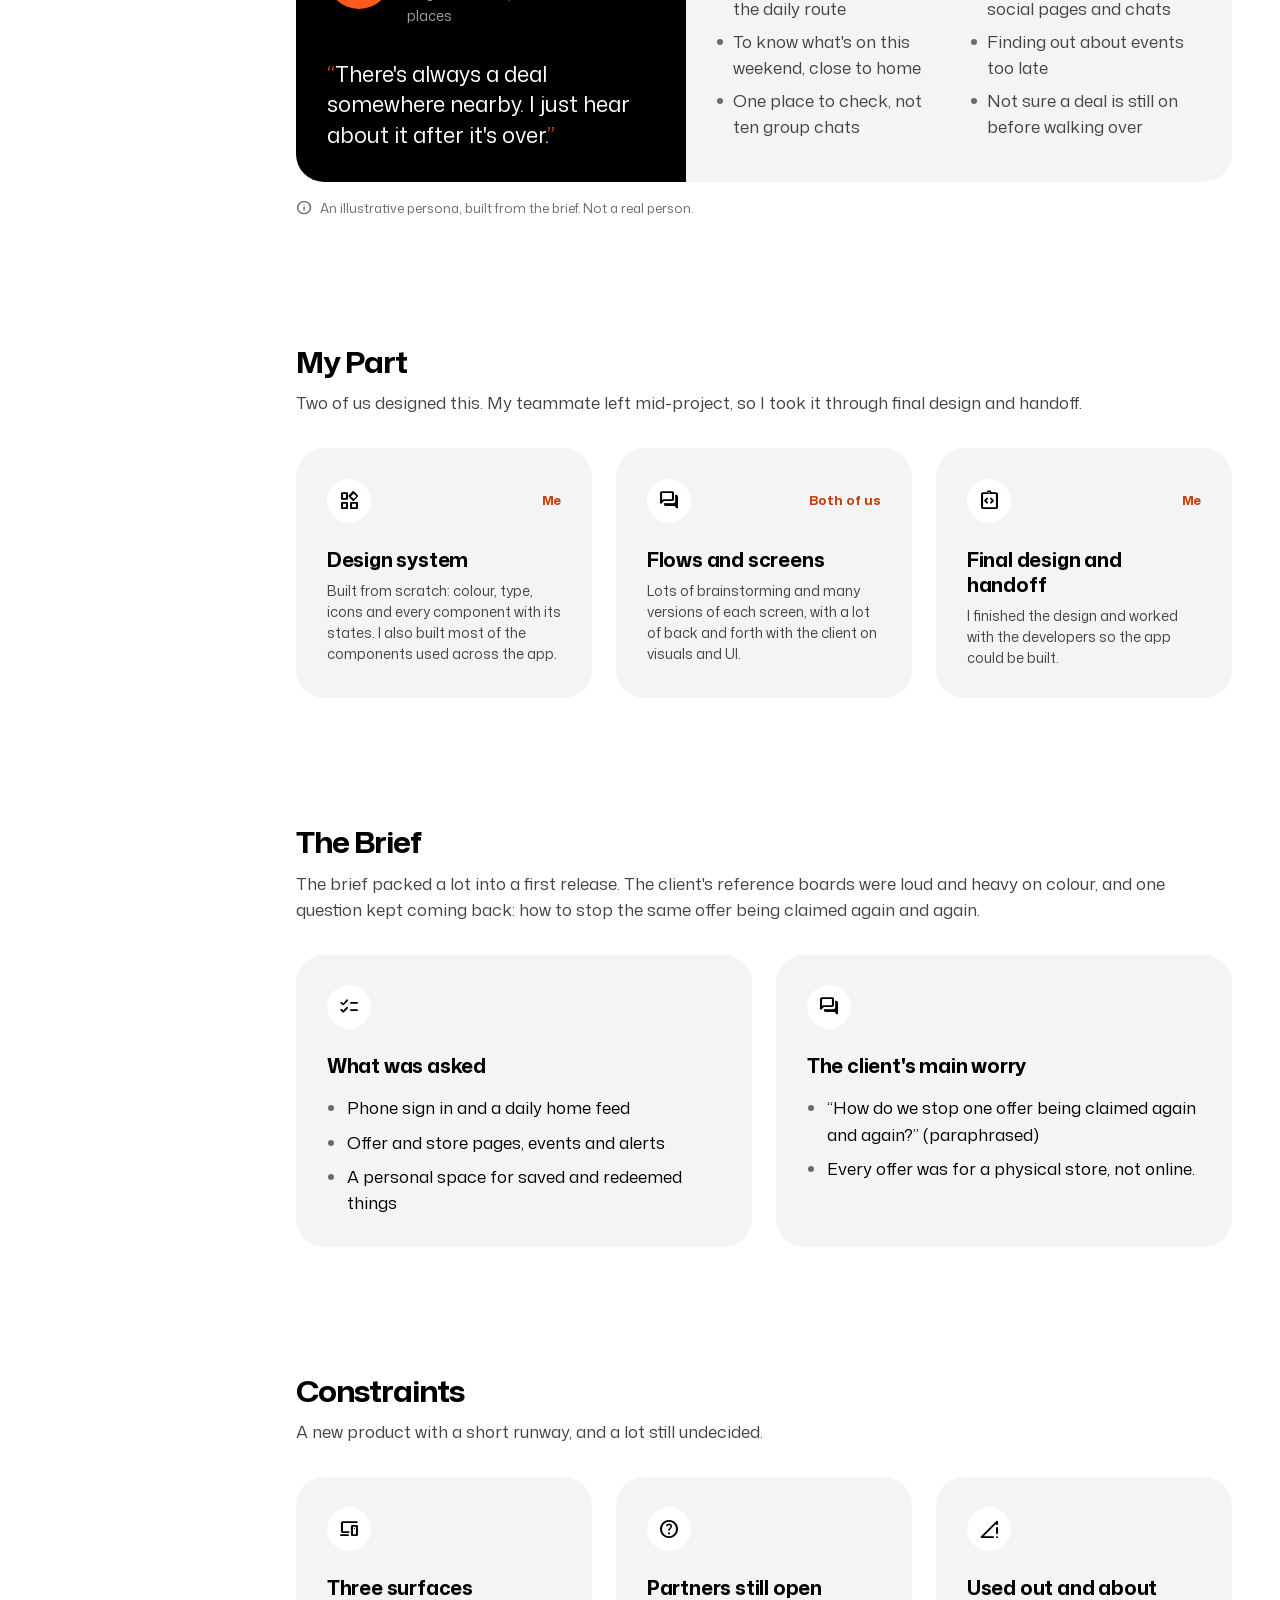
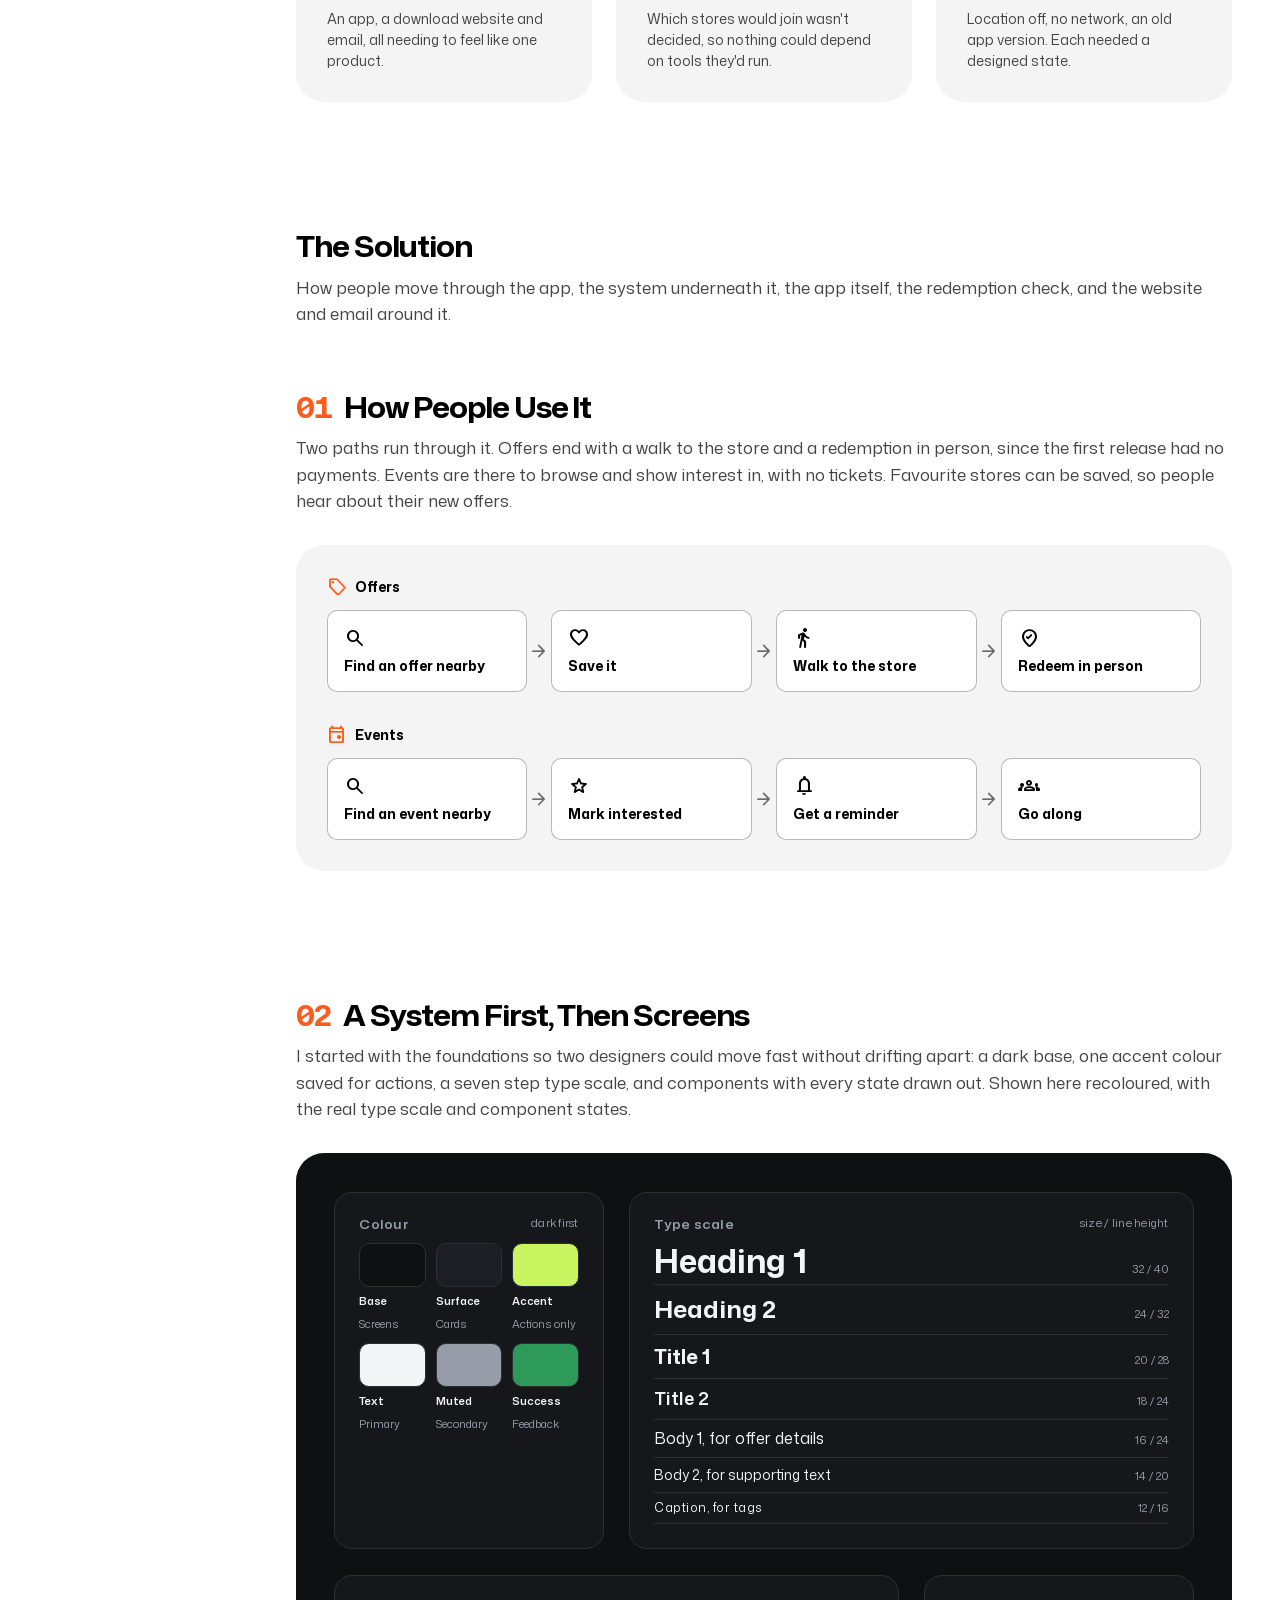
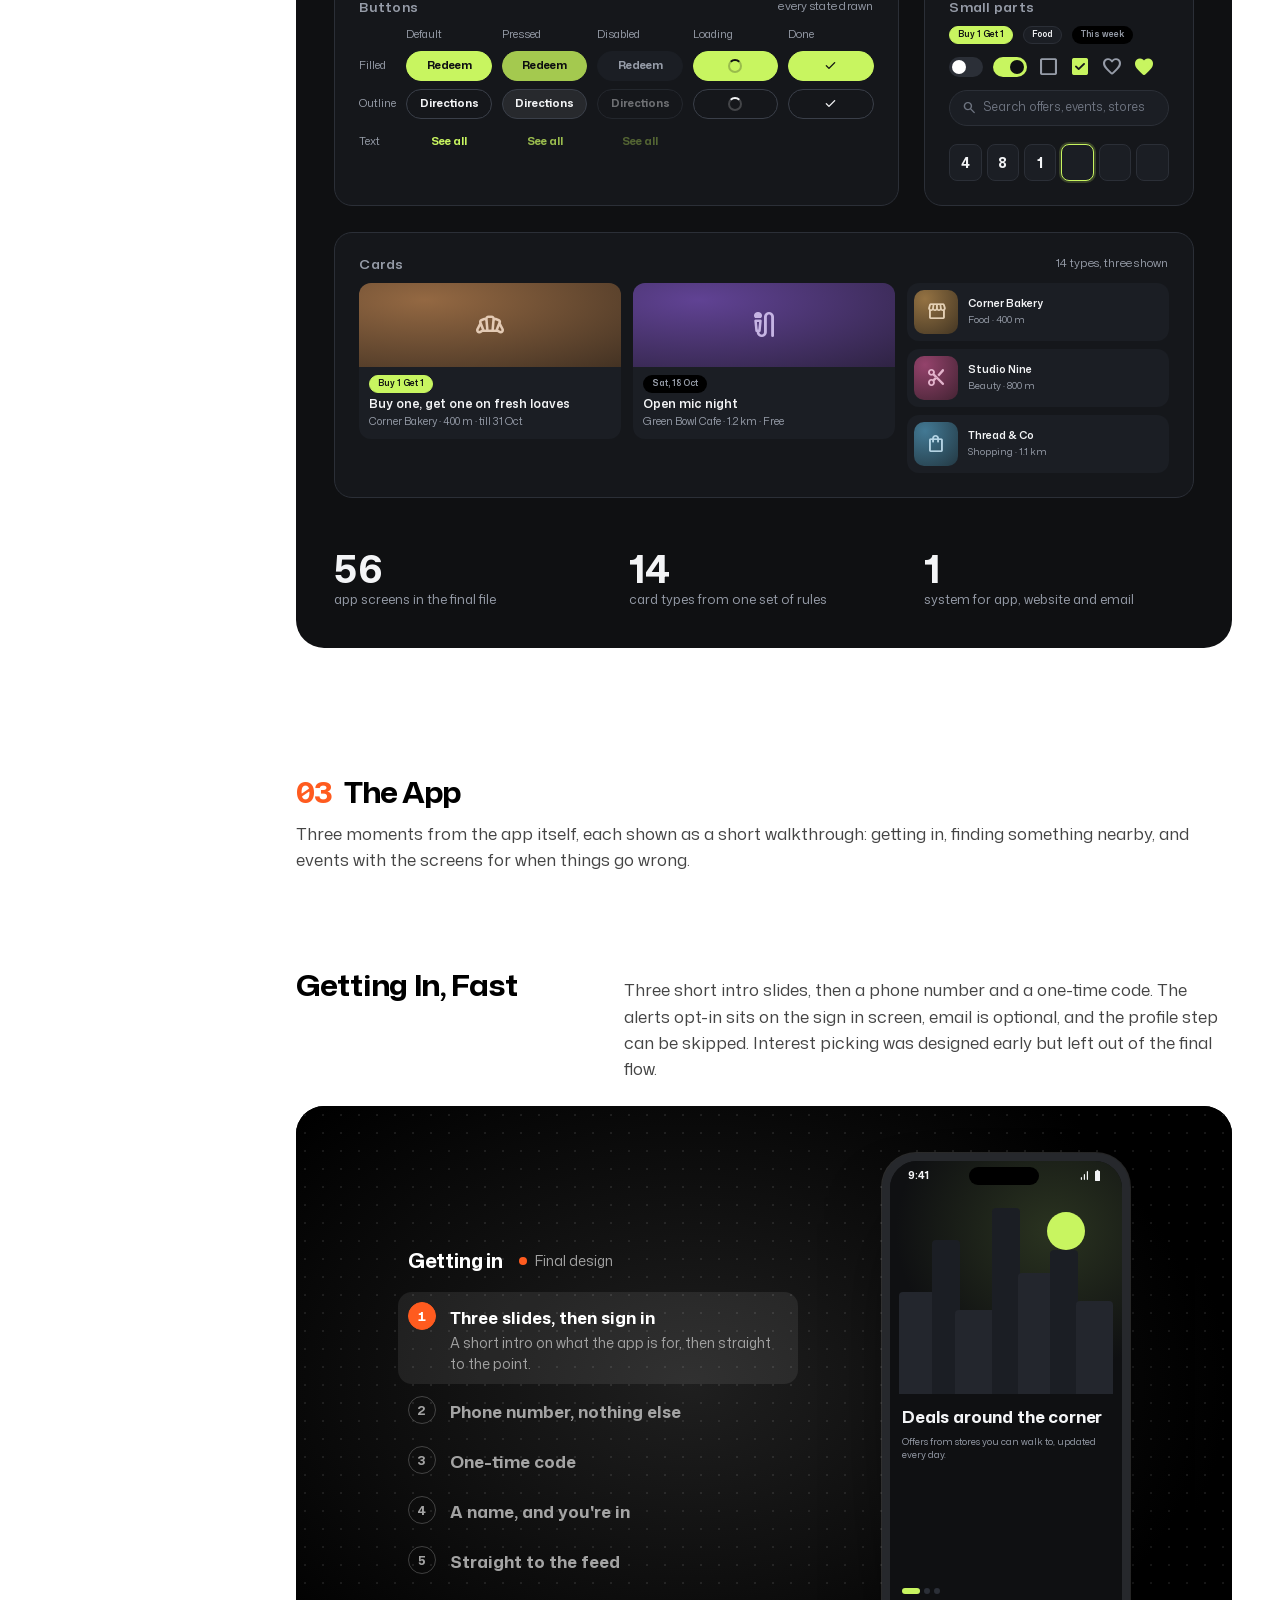
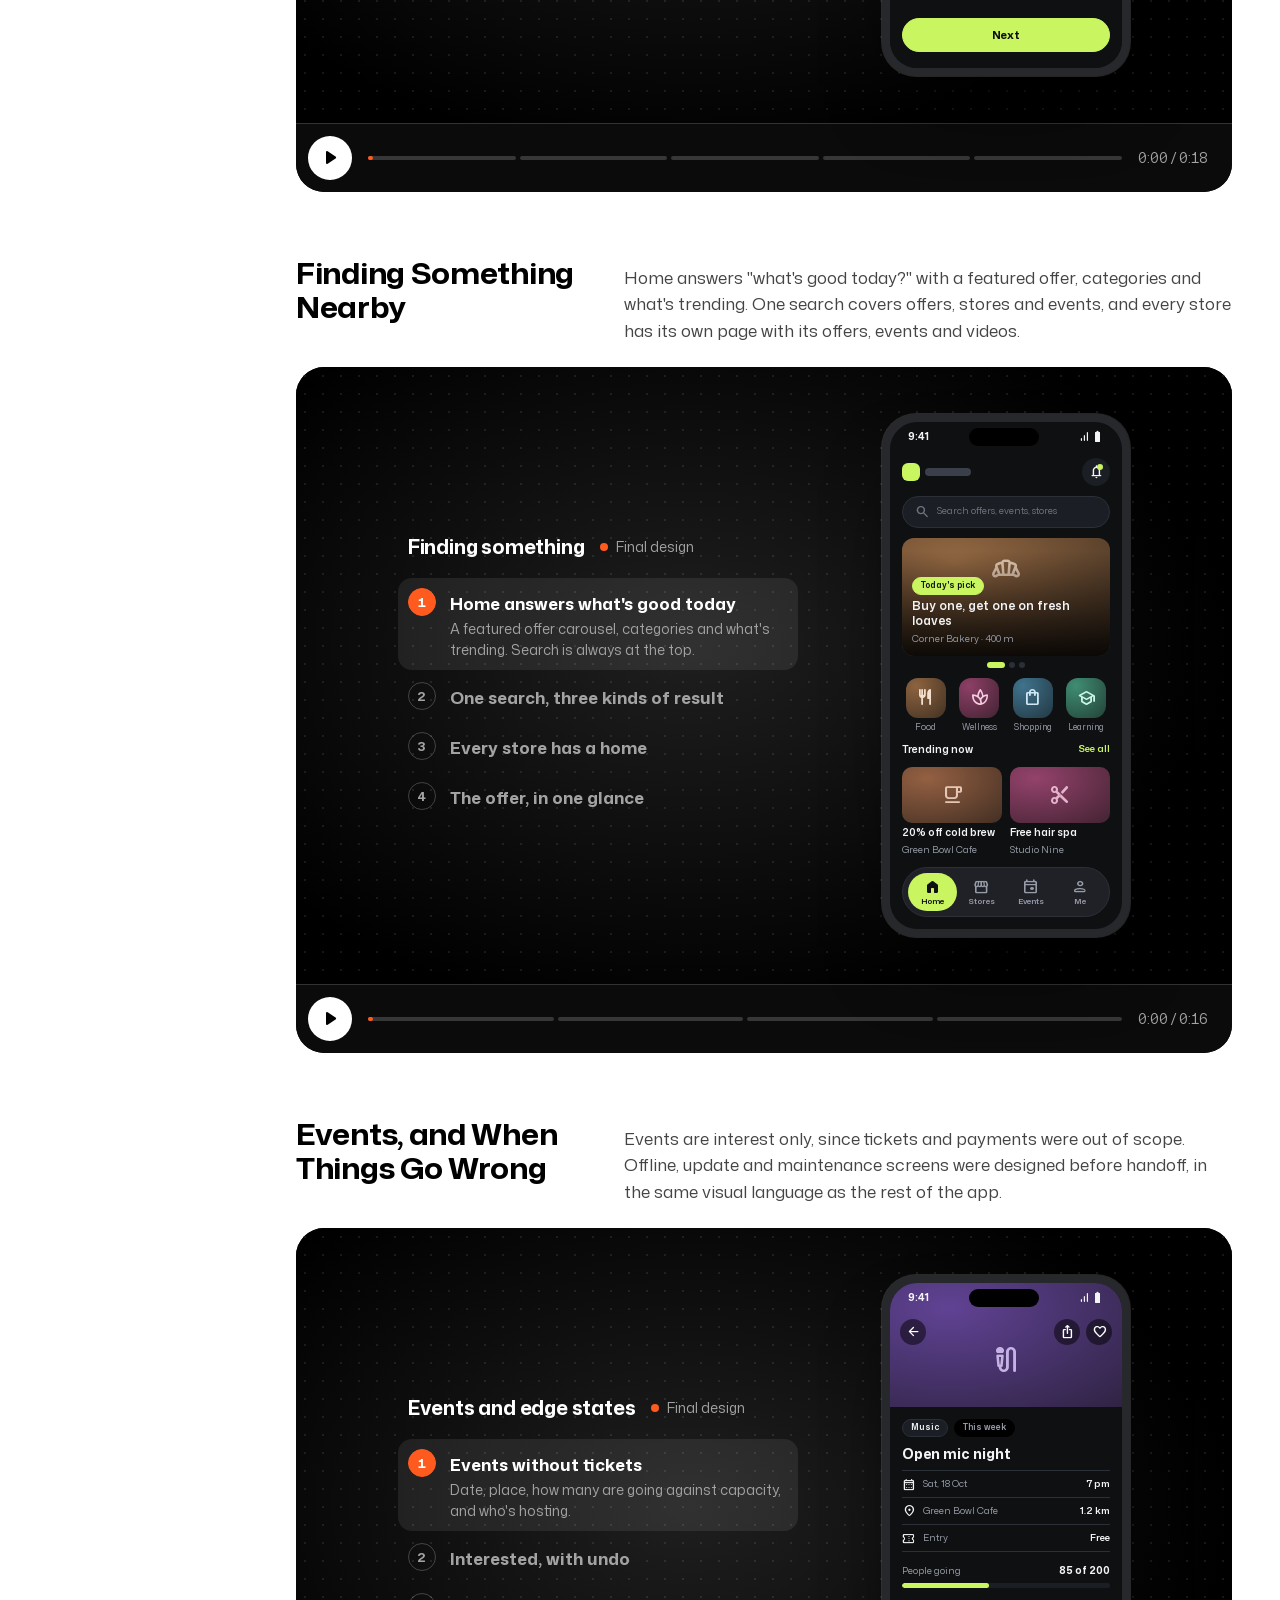
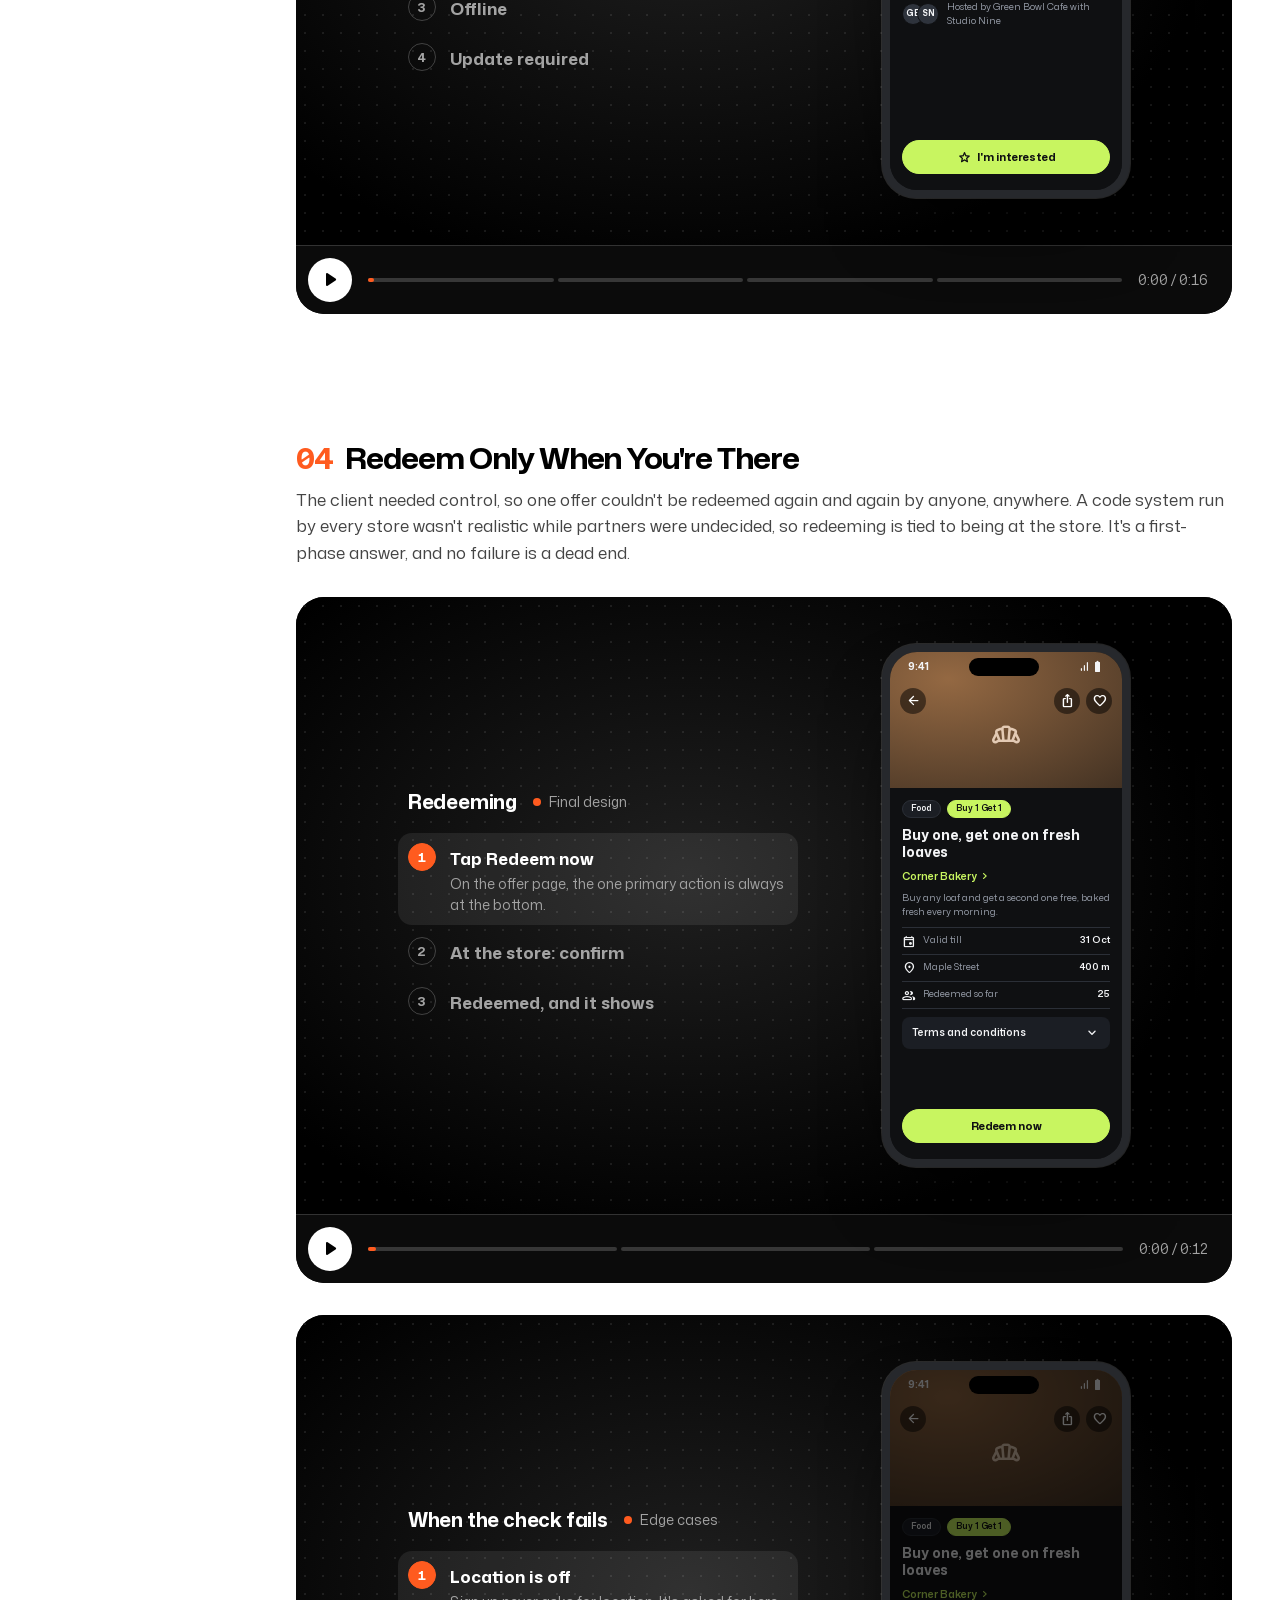
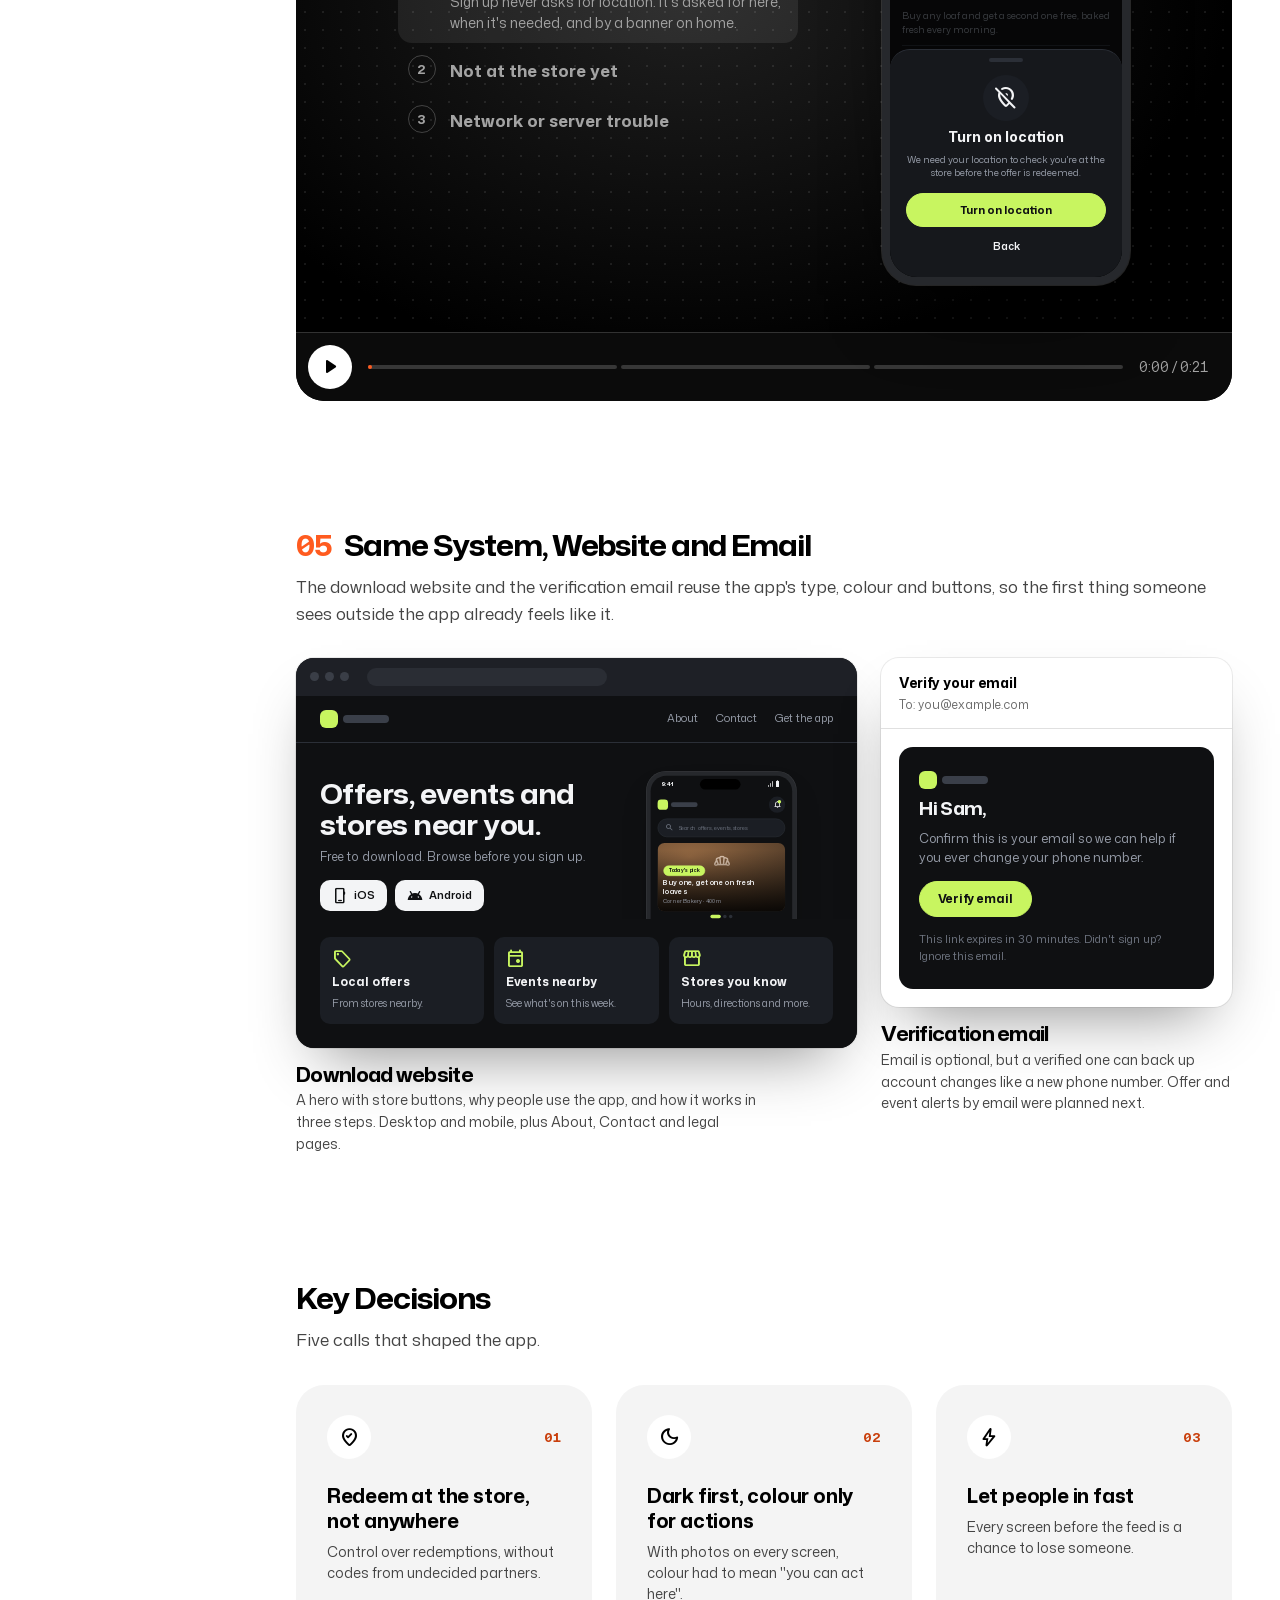
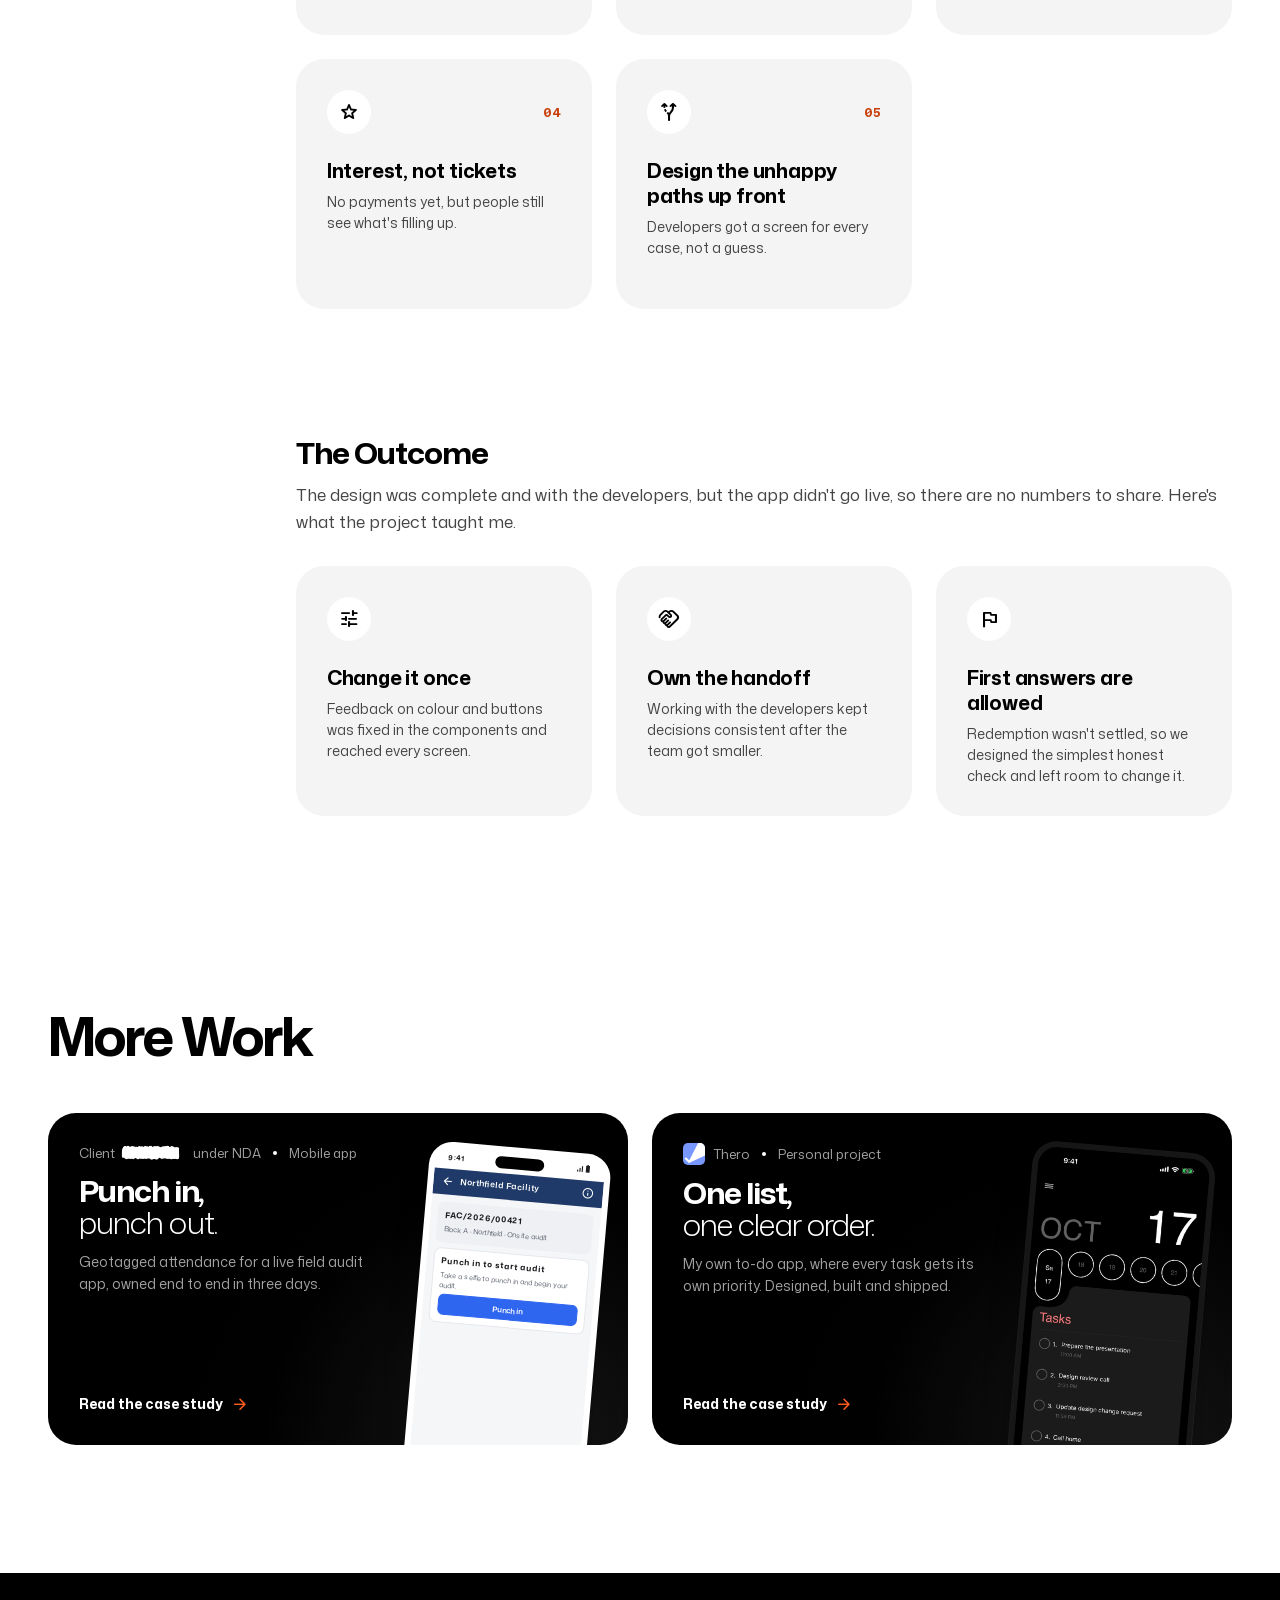
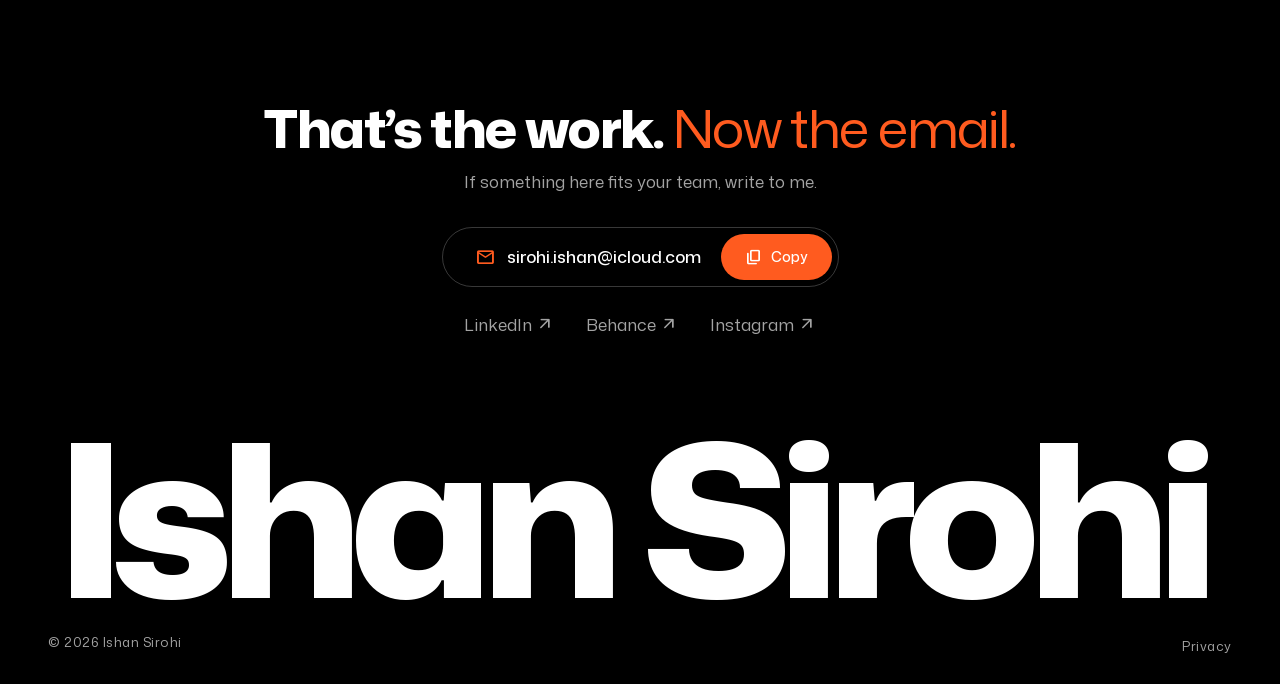
<file: case-neighbourhood.html>
<!doctype html>
<html lang="en" class="no-js">
<head>
  <meta charset="utf-8">
  <meta name="viewport" content="width=device-width, initial-scale=1, viewport-fit=cover">
  <title>Neighbourhood App Design | Ishan Sirohi</title>
  <meta name="description" content="Designing local offers, events and stores in one neighbourhood app, from design system to developer handoff. Presented with recreated screens.">
  <meta name="referrer" content="strict-origin-when-cross-origin">
  <meta http-equiv="Content-Security-Policy" content="default-src &#x27;self&#x27;; script-src &#x27;self&#x27; &#x27;unsafe-inline&#x27;; style-src &#x27;self&#x27; &#x27;unsafe-inline&#x27;; img-src &#x27;self&#x27; data:; media-src &#x27;self&#x27;; font-src &#x27;self&#x27;; connect-src &#x27;none&#x27;; frame-src &#x27;none&#x27;; object-src &#x27;none&#x27;; base-uri &#x27;self&#x27;; form-action &#x27;none&#x27;; upgrade-insecure-requests">
  <link rel="canonical" href="https://sirohiishan.github.io/case-neighbourhood.html">
  <meta property="og:type" content="website">
  <meta property="og:site_name" content="Ishan Sirohi">
  <meta property="og:title" content="Neighbourhood App Design | Ishan Sirohi">
  <meta property="og:description" content="Designing local offers, events and stores in one neighbourhood app, from design system to developer handoff. Presented with recreated screens.">
  <meta property="og:url" content="https://sirohiishan.github.io/case-neighbourhood.html">
  <meta property="og:image" content="https://sirohiishan.github.io/assets/share/neighbourhood.jpg">
  <meta property="og:image:width" content="1200">
  <meta property="og:image:height" content="630">
  <meta property="og:image:alt" content="Neighbourhood app by Ishan Sirohi, shown as actual desktop and mobile website screenshots inside browser and phone frames.">
  <meta name="twitter:card" content="summary_large_image">
  <meta name="twitter:title" content="Neighbourhood App Design | Ishan Sirohi">
  <meta name="twitter:description" content="Designing local offers, events and stores in one neighbourhood app, from design system to developer handoff. Presented with recreated screens.">
  <meta name="twitter:image" content="https://sirohiishan.github.io/assets/share/neighbourhood.jpg">
  <meta name="twitter:image:alt" content="Neighbourhood app by Ishan Sirohi, shown as actual desktop and mobile website screenshots inside browser and phone frames.">
  <meta name="theme-color" content="#FFFFFF">
  <link rel="icon" href="favicon.ico" sizes="any">
  <link rel="icon" type="image/png" href="assets/icons/favicon-32.png" sizes="32x32">
  <link rel="apple-touch-icon" href="assets/icons/apple-touch-icon.png">
  <link rel="stylesheet" href="assets/fonts/fonts.css">
  <link rel="stylesheet" href="css/tokens.css">
  <link rel="stylesheet" href="css/site.css">
</head>
<body>
  <a class="skip" href="#main">Skip to content</a>

  <header class="nav">
    <div class="wrap nav__in">
      <nav aria-label="Main">
        <ul class="nav__links">
          <li><a href="index.html"><span class="ms" aria-hidden="true">home</span><span class="nav__t">Home</span></a></li>
          <li><a href="work.html" aria-current="page"><span class="ms" aria-hidden="true">work</span><span class="nav__t">Work</span></a></li>
          <li><a href="about.html"><span class="ms" aria-hidden="true">person</span><span class="nav__t">About</span></a></li>
          <li><a href="playground.html"><span class="ms" aria-hidden="true">interests</span><span class="nav__t">Playground</span></a></li>
        </ul>
      </nav>
      <div class="nav__right">
        <a class="nav__resume" href="https://drive.google.com/file/d/1lqcYbyqvJZeSwzL8G5n3r5rMKsikmXTS/view?usp=share_link"><span class="ms nav__resume-i" aria-hidden="true">description</span><span class="nav__t">Resume</span><span class="ms nav__resume-a" aria-hidden="true">arrow_outward</span></a>
        <button class="icon-btn nav__menu" type="button" aria-expanded="false" aria-controls="mnav" aria-label="Open menu"><span class="ms" aria-hidden="true">menu</span></button>
      </div>
    </div>
    <div class="mnav" id="mnav" hidden>
      <div class="wrap mnav__in">
        <a class="mnav__link" href="index.html">Home</a>
        <a class="mnav__link" href="work.html" aria-current="page">Work</a>
        <a class="mnav__link" href="about.html">About</a>
        <a class="mnav__link" href="playground.html">Playground</a>
        <div class="mnav__actions">
          <a class="btn btn--primary" href="https://drive.google.com/file/d/1lqcYbyqvJZeSwzL8G5n3r5rMKsikmXTS/view?usp=share_link"><span class="ms" aria-hidden="true">description</span>Resume</a>
          <a class="btn btn--ghost" href="mailto:sirohi.ishan@icloud.com">Get in touch</a>
        </div>
      </div>
    </div>
  </header>

  <main id="main">
    
    
    <section class="cover" data-case-video="assets/video/neighbourhood-case.mp4" data-case-poster="assets/video/neighbourhood-case-poster.jpg" data-case-caption="Watch the project in 36 seconds">
      <div class="wrap cover__in">
        <div class="cover__text">
          <a class="cover__back" href="work.html"><span class="ms" aria-hidden="true">arrow_back</span>All Work</a>
          <div class="cover__main">
            <h1 class="cover__title">Everything nearby, <span class="serif">one tap away.</span></h1>
            <p class="cover__lede">A neighbourhood app for local offers, events and stores, from the first component to developer handoff.</p>
          </div>
          <dl class="cover__meta">
            <div class="cover__client"><dt><span class="ms" aria-hidden="true">apartment</span>Client</dt><dd><span class="redact" style="--w:5.2em"></span><small>Under NDA</small></dd></div>
            <div><dt><span class="ms" aria-hidden="true">person</span>Role</dt><dd>Product designer</dd></div>
            <div><dt><span class="ms" aria-hidden="true">schedule</span>Timeline</dt><dd>About 6 weeks</dd></div>
            <div><dt><span class="ms" aria-hidden="true">layers</span>Scope</dt><dd>System, app, website, email</dd></div>
            <div><dt><span class="ms" aria-hidden="true">flag</span>Status</dt><dd><i class="cover__dot cover__dot--off" aria-hidden="true"></i>Handed off, not launched</dd></div>
          </dl>
        </div>
        <div class="cover__phones" aria-hidden="true">
          <div class="phone phone--night" data-nb="home"></div>
          <div class="phone phone--night" data-nb="offer"></div>
          <div class="phone phone--night" data-nb="event"></div>
        </div>
      </div>
    </section>

    <div class="wrap case-layout">
      <nav class="toc" aria-label="Case study sections">
        <div class="toc__in">
          <a href="#overview">Overview</a><a href="#context">Who It Was For</a><a href="#my-part">My Part</a><a href="#brief">The Brief</a><a href="#constraints">Constraints</a><a class="toc__parent" href="#solution">The Solution</a><div class="toc__kids"><div><a class="toc__kid" href="#flow">How People Use It</a><a class="toc__kid" href="#system">A System First</a><a class="toc__kid" href="#app">The App</a><a class="toc__kid" href="#redeem">Redeeming</a><a class="toc__kid" href="#surfaces">Website and Email</a></div></div><a href="#decisions">Key Decisions</a><a href="#outcome">The Outcome</a>
        </div>
        <div class="toc__progress" id="progress"></div>
      </nav>

      <div class="case-main">
        <section class="case-overview" id="overview" aria-labelledby="overview-t">
          <h2 class="h2" id="overview-t">Overview</h2>
          <p class="case-summary">This was a new app for one neighbourhood: local offers, events and stores in one place, with a reason to open it every day. The first release had no payments, so people browse, save, walk in and redeem in person. I built the design system, shaped the flows with another designer, and finished the design with the developers. It was handed off but never launched.</p>
          <p class="case-nda"><span class="ms" aria-hidden="true">lock</span><span><strong>Under NDA.</strong> The client is scribbled out like this&nbsp;<span class="redact" style="--w:3em"></span>, and the screens are simplified sketches I redrew with fictional stores, people and content, not the shipped design. The thinking, flows and decisions are real.</span></p>
        </section>

    
    <section class="story" id="context">
      <div class="story__in">
        <div class="story__text reveal">
          <h2 class="h2">Who It Was For</h2>
          <p>People who live in one neighbourhood and get around it on foot: the regulars at its cafés, bakeries, salons and markets. To keep that person in view, here's one of them.</p>
        </div>
        <div class="story__media reveal">
          <div class="persona-card">
            <div class="persona-card__who">
              <div class="persona-card__id">
                <span class="persona-card__av" aria-hidden="true">R</span>
                <div><strong class="persona-card__name">Riya, 29</strong><span class="persona-card__role">Lives and works in the neighbourhood, and walks to most places</span></div>
              </div>
              <p class="persona-card__quote">There's always a deal somewhere nearby. I just hear about it after it's over.</p>
            </div>
            <div class="persona-card__body">
              <div class="persona-card__cols">
                <div>
                  <h3><span class="ms" aria-hidden="true">favorite</span>Wants</h3>
                  <ul>
                    <li>Deals at stores already on the daily route</li>
                    <li>To know what's on this weekend, close to home</li>
                    <li>One place to check, not ten group chats</li>
                  </ul>
                </div>
                <div>
                  <h3><span class="ms" aria-hidden="true">block</span>Gets in the way</h3>
                  <ul>
                    <li>Offers scattered across social pages and chats</li>
                    <li>Finding out about events too late</li>
                    <li>Not sure a deal is still on before walking over</li>
                  </ul>
                </div>
              </div>
            </div>
          </div>
          <p class="persona-note"><span class="ms" aria-hidden="true">info</span>An illustrative persona, built from the brief. Not a real person.</p>
        </div>
      </div>
    </section>

    
    <section class="story" id="my-part">
      <div class="story__in">
        <div class="story__text reveal">
          <h2 class="h2">My Part</h2>
          <p>Two of us designed this. My teammate left mid-project, so I took it through final design and handoff.</p>
        </div>
        <div class="story__media reveal">
          <ul class="tiles tiles--3 tiles--who">
            <li class="tile"><div class="call__top"><span class="tile__icon"><span class="ms" aria-hidden="true">widgets</span></span><span class="tile__who">Me</span></div><strong>Design system</strong><p>Built from scratch: colour, type, icons and every component with its states. I also built most of the components used across the app.</p></li>
            <li class="tile"><div class="call__top"><span class="tile__icon"><span class="ms" aria-hidden="true">forum</span></span><span class="tile__who">Both of us</span></div><strong>Flows and screens</strong><p>Lots of brainstorming and many versions of each screen, with a lot of back and forth with the client on visuals and UI.</p></li>
            <li class="tile"><div class="call__top"><span class="tile__icon"><span class="ms" aria-hidden="true">integration_instructions</span></span><span class="tile__who">Me</span></div><strong>Final design and handoff</strong><p>I finished the design and worked with the developers so the app could be built.</p></li>
          </ul>
        </div>
      </div>
    </section>

    
    <section class="story" id="brief">
      <div class="story__in">
        <div class="story__text reveal">
          <h2 class="h2">The Brief</h2>
          <p>The brief packed a lot into a first release. The client's reference boards were loud and heavy on colour, and one question kept coming back: how to stop the same offer being claimed again and again.</p>
        </div>
        <div class="story__media reveal">
          <div class="tiles tiles--2">
            <div class="tile">
              <span class="tile__icon"><span class="ms" aria-hidden="true">checklist</span></span>
              <strong>What was asked</strong>
              <ul class="tile__list tile__list--bullets">
                <li>Phone sign in and a daily home feed</li>
                <li>Offer and store pages, events and alerts</li>
                <li>A personal space for saved and redeemed things</li>
              </ul>
            </div>
            <div class="tile">
              <span class="tile__icon"><span class="ms" aria-hidden="true">forum</span></span>
              <strong>The client's main worry</strong>
              <ul class="tile__list tile__list--bullets">
                <li><span class="asked-q">How do we stop one offer being claimed again and again?</span> (paraphrased)</li>
                <li>Every offer was for a physical store, not online.</li>
              </ul>
            </div>
          </div>
        </div>
      </div>
    </section>

    
    <section class="story" id="constraints">
      <div class="story__in">
        <div class="story__text reveal">
          <h2 class="h2">Constraints</h2>
          <p>A new product with a short runway, and a lot still undecided.</p>
        </div>
        <div class="story__media reveal">
          <ul class="tiles tiles--3">
            <li class="tile"><span class="tile__icon"><span class="ms" aria-hidden="true">devices</span></span><strong>Three surfaces</strong><p>An app, a download website and email, all needing to feel like one product.</p></li>
            <li class="tile"><span class="tile__icon"><span class="ms" aria-hidden="true">help</span></span><strong>Partners still open</strong><p>Which stores would join wasn't decided, so nothing could depend on tools they'd run.</p></li>
            <li class="tile"><span class="tile__icon"><span class="ms" aria-hidden="true">signal_cellular_connected_no_internet_0_bar</span></span><strong>Used out and about</strong><p>Location off, no network, an old app version. Each needed a designed state.</p></li>
          </ul>
        </div>
      </div>
    </section>

    
    <section class="story story--part" id="solution">
      <div class="story__in">
        <div class="story__text reveal">
          <h2 class="h2">The Solution</h2>
          <p>How people move through the app, the system underneath it, the app itself, the redemption check, and the website and email around it.</p>
        </div>
      </div>
    </section>

    
    <section class="story story--sub" id="flow">
      <div class="story__in">
        <div class="story__text reveal">
          <h3 class="h2 part-title"><span class="part-title__n">01</span>How People Use It</h3>
          <p>Two paths run through it. Offers end with a walk to the store and a redemption in person, since the first release had no payments. Events are there to browse and show interest in, with no tickets. Favourite stores can be saved, so people hear about their new offers.</p>
        </div>
        <div class="story__media reveal">
          <div class="flowcards">
            <div class="flowcard">
              <div class="flow__lane-title"><span class="ms" aria-hidden="true">sell</span>Offers</div>
              <div class="flow__lane">
                <div class="node" style="--n:0"><span class="ms" aria-hidden="true">search</span><strong>Find an offer nearby</strong></div>
                <div class="arrow"><span class="ms" aria-hidden="true">arrow_forward</span></div>
                <div class="node" style="--n:1"><span class="ms" aria-hidden="true">favorite</span><strong>Save it</strong></div>
                <div class="arrow"><span class="ms" aria-hidden="true">arrow_forward</span></div>
                <div class="node" style="--n:2"><span class="ms" aria-hidden="true">directions_walk</span><strong>Walk to the store</strong></div>
                <div class="arrow"><span class="ms" aria-hidden="true">arrow_forward</span></div>
                <div class="node" style="--n:3"><span class="ms" aria-hidden="true">where_to_vote</span><strong>Redeem in person</strong></div>
              </div>
              <div class="flow__lane-title"><span class="ms" aria-hidden="true">event</span>Events</div>
              <div class="flow__lane">
                <div class="node" style="--n:4"><span class="ms" aria-hidden="true">search</span><strong>Find an event nearby</strong></div>
                <div class="arrow"><span class="ms" aria-hidden="true">arrow_forward</span></div>
                <div class="node" style="--n:5"><span class="ms" aria-hidden="true">star</span><strong>Mark interested</strong></div>
                <div class="arrow"><span class="ms" aria-hidden="true">arrow_forward</span></div>
                <div class="node" style="--n:6"><span class="ms" aria-hidden="true">notifications</span><strong>Get a reminder</strong></div>
                <div class="arrow"><span class="ms" aria-hidden="true">arrow_forward</span></div>
                <div class="node" style="--n:7"><span class="ms" aria-hidden="true">groups</span><strong>Go along</strong></div>
              </div>
            </div>
          </div>
        </div>
      </div>
    </section>

    
    <section class="story story--sub" id="system">
      <div class="story__in">
        <div class="story__text reveal">
          <h3 class="h2 part-title"><span class="part-title__n">02</span>A System First, Then Screens</h3>
          <p>I started with the foundations so two designers could move fast without drifting apart: a dark base, one accent colour saved for actions, a seven step type scale, and components with every state drawn out. Shown here recoloured, with the real type scale and component states.</p>
        </div>
        <div class="story__media reveal">
          <div class="ds-board" role="img" aria-label="Recreated design system: colours, type scale, buttons, small components and cards">
              <div class="ds-block">
                <h3>Colour <small>dark first</small></h3>
                <div class="ds-swatches">
                  <div class="ds-swatch"><i style="background:var(--nb-bg)"></i><b>Base</b>Screens</div>
                  <div class="ds-swatch"><i style="background:var(--nb-surface)"></i><b>Surface</b>Cards</div>
                  <div class="ds-swatch"><i style="background:var(--nb-acc)"></i><b>Accent</b>Actions only</div>
                  <div class="ds-swatch"><i style="background:var(--nb-text)"></i><b>Text</b>Primary</div>
                  <div class="ds-swatch"><i style="background:var(--nb-muted)"></i><b>Muted</b>Secondary</div>
                  <div class="ds-swatch"><i style="background:var(--nb-ok)"></i><b>Success</b>Feedback</div>
                </div>
              </div>
              <div class="ds-block ds-block--wide">
                <h3>Type scale <small>size / line height</small></h3>
                <div class="ds-type">
                  <div><span style="font-size:var(--fs-mock-32);font-weight:var(--fw-bold);line-height:1.1">Heading 1</span><small>32 / 40</small></div>
                  <div><span style="font-size:var(--fs-mock-24);font-weight:var(--fw-bold)">Heading 2</span><small>24 / 32</small></div>
                  <div><span style="font-size:var(--fs-mock-20);font-weight:var(--fw-bold)">Title 1</span><small>20 / 28</small></div>
                  <div><span style="font-size:var(--fs-mock-18);font-weight:var(--fw-semibold)">Title 2</span><small>18 / 24</small></div>
                  <div><span style="font-size:var(--fs-mock-16)">Body 1, for offer details</span><small>16 / 24</small></div>
                  <div><span style="font-size:var(--fs-mock-14)">Body 2, for supporting text</span><small>14 / 20</small></div>
                  <div><span style="font-size:var(--fs-mock-12);letter-spacing:.04em">Caption, for tags</span><small>12 / 16</small></div>
                </div>
              </div>
              <div class="ds-block ds-block--wide">
                <h3>Buttons <small>every state drawn</small></h3>
                <div class="ds-grid">
                  <span></span><span>Default</span><span>Pressed</span><span>Disabled</span><span class="ds-hide-sm">Loading</span><span class="ds-hide-sm">Done</span>
                  <span>Filled</span><div class="nb-btn">Redeem</div><div class="nb-btn nb-btn--press">Redeem</div><div class="nb-btn nb-btn--off">Redeem</div><div class="nb-btn ds-hide-sm"><i class="ds-spin"></i></div><div class="nb-btn ds-hide-sm"><span class="ms" aria-hidden="true">check</span></div>
                  <span>Outline</span><div class="nb-btn nb-btn--out">Directions</div><div class="nb-btn nb-btn--out" style="background:color-mix(in srgb, var(--on-dark) 8%, transparent)">Directions</div><div class="nb-btn nb-btn--out" style="opacity:.4">Directions</div><div class="nb-btn nb-btn--out ds-hide-sm"><i class="ds-spin"></i></div><div class="nb-btn nb-btn--out ds-hide-sm"><span class="ms" aria-hidden="true">check</span></div>
                  <span>Text</span><div class="nb-btn nb-btn--text">See all</div><div class="nb-btn nb-btn--text" style="opacity:.75">See all</div><div class="nb-btn nb-btn--text" style="opacity:.35">See all</div><span class="ds-hide-sm"></span><span class="ds-hide-sm"></span>
                </div>
              </div>
              <div class="ds-block">
                <h3>Small parts</h3>
                <div class="ds-parts">
                  <span class="nb-tag nb-tag--acc">Buy 1 Get 1</span><span class="nb-tag">Food</span><span class="nb-tag nb-tag--dark">This week</span>
                </div>
                <div class="ds-parts">
                  <span class="ds-toggle"></span><span class="ds-toggle on"></span>
                  <span class="ms" aria-hidden="true" style="color:var(--nb-muted)">check_box_outline_blank</span><span class="ms fill" aria-hidden="true" style="color:var(--nb-acc)">check_box</span>
                  <span class="ms" aria-hidden="true" style="color:var(--nb-muted)">favorite</span><span class="ms fill" aria-hidden="true" style="color:var(--nb-acc)">favorite</span>
                </div>
                <div class="nb-search ds-search"><span class="ms" aria-hidden="true">search</span><span>Search offers, events, stores</span></div>
                <div class="nb-otp ds-otp"><i>4</i><i>8</i><i>1</i><i class="on"></i><i></i><i></i></div>
              </div>
              <div class="ds-block ds-block--full">
                <h3>Cards <small>14 types, three shown</small></h3>
                <div class="ds-cards">
                  <div class="ds-card"><div class="nb-img" style="--h:28"><span class="ms" aria-hidden="true">bakery_dining</span></div><div class="ds-card__txt"><span class="nb-tag nb-tag--acc">Buy 1 Get 1</span><div class="nb-t">Buy one, get one on fresh loaves</div><div class="nb-s">Corner Bakery · 400 m · till 31 Oct</div></div></div>
                  <div class="ds-card"><div class="nb-img" style="--h:262"><span class="ms" aria-hidden="true">mic_external_on</span></div><div class="ds-card__txt"><span class="nb-tag nb-tag--dark">Sat, 18 Oct</span><div class="nb-t">Open mic night</div><div class="nb-s">Green Bowl Cafe · 1.2 km · Free</div></div></div>
                  <div class="ds-rows">
                    <div class="nb-list"><div class="nb-img" style="--h:35"><span class="ms" aria-hidden="true">storefront</span></div><div class="nb-list__txt"><div class="nb-t">Corner Bakery</div><div class="nb-s">Food · 400 m</div></div></div>
                    <div class="nb-list"><div class="nb-img" style="--h:330"><span class="ms" aria-hidden="true">content_cut</span></div><div class="nb-list__txt"><div class="nb-t">Studio Nine</div><div class="nb-s">Beauty · 800 m</div></div></div>
                    <div class="nb-list"><div class="nb-img" style="--h:200"><span class="ms" aria-hidden="true">shopping_bag</span></div><div class="nb-list__txt"><div class="nb-t">Thread &amp; Co</div><div class="nb-s">Shopping · 1.1 km</div></div></div>
                  </div>
                </div>
              </div>
              <div class="ds-stats">
                <div><b>56</b>app screens in the final file</div>
                <div><b>14</b>card types from one set of rules</div>
                <div><b>1</b>system for app, website and email</div>
              </div>
            </div>
        </div>
      </div>
    </section>

    
    <section class="story story--sub" id="app">
      <div class="story__in">
        <div class="story__text reveal">
          <h3 class="h2 part-title"><span class="part-title__n">03</span>The App</h3>
          <p>Three moments from the app itself, each shown as a short walkthrough: getting in, finding something nearby, and events with the screens for when things go wrong.</p>
        </div>
        <div class="story__media">
          <div class="app-part" id="getting-in">
            <div class="app-part__head reveal"><h3>Getting In, Fast</h3><p>Three short intro slides, then a phone number and a one-time code. The alerts opt-in sits on the sign in screen, email is optional, and the profile step can be skipped. Interest picking was designed early but left out of the final flow.</p></div>
            <div class="reveal">
  <figure class="walk" data-kit="nb" data-title="Getting in" data-note="Final design" aria-label="Walkthrough of signing in: intro, phone number, one-time code and profile">
            <script type="application/json">{"scenes":[
              {"s":"intro","t":"Three slides, then sign in","d":"A short intro on what the app is for, then straight to the point.","tap":"text:Next","ms":3600},
              {"s":"login","t":"Phone number, nothing else","d":"The alerts opt-in sits right here, so it's one decision, not another screen.","ms":4000},
              {"s":"otp","t":"One-time code","d":"A resend timer, and a way to fix a mistyped number without starting over.","ms":3600},
              {"s":"profile","t":"A name, and you're in","d":"Email is optional, and the whole step can be skipped.","tap":"text:Continue","ms":3800},
              {"s":"home","t":"Straight to the feed","d":"No more questions before people see what's nearby.","ms":3400}
            ]}</script>
          </figure>
            </div>
          </div>
          <div class="app-part" id="finding">
            <div class="app-part__head reveal"><h3>Finding Something Nearby</h3><p>Home answers "what's good today?" with a featured offer, categories and what's trending. One search covers offers, stores and events, and every store has its own page with its offers, events and videos.</p></div>
            <div class="reveal">
  <figure class="walk" data-kit="nb" data-title="Finding something" data-note="Final design" aria-label="Walkthrough of finding an offer: home, search, store page and offer">
            <script type="application/json">{"scenes":[
              {"s":"home","t":"Home answers what's good today","d":"A featured offer carousel, categories and what's trending. Search is always at the top.","tap":".nb-search","ms":4000},
              {"s":"search","t":"One search, three kinds of result","d":"Offers, stores and events in one list, each tagged, with category filters.","tap":"text:Corner Bakery","ms":4000},
              {"s":"store","t":"Every store has a home","d":"Address, distance and hours first, then tabs for its offers, events and videos.","tap":"text:Buy one, get one on fresh loaves","ms":4000},
              {"s":"offer","t":"The offer, in one glance","d":"Valid till, how far, how many redeemed. Terms are tucked away until needed.","ms":4000}
            ]}</script>
          </figure>
            </div>
          </div>
          <div class="app-part" id="events">
            <div class="app-part__head reveal"><h3>Events, and When Things Go Wrong</h3><p>Events are interest only, since tickets and payments were out of scope. Offline, update and maintenance screens were designed before handoff, in the same visual language as the rest of the app.</p></div>
            <div class="reveal">
  <figure class="walk" data-kit="nb" data-title="Events and edge states" data-note="Final design" aria-label="Walkthrough of an event, marking interest, and the offline and update screens">
            <script type="application/json">{"scenes":[
              {"s":"event","t":"Events without tickets","d":"Date, place, how many are going against capacity, and who's hosting.","tap":"text:I'm interested","ms":4000},
              {"s":"interested","t":"Interested, with undo","d":"One tap to show interest, one tap to take it back.","tap":"text:Undo","ms":4000},
              {"s":"offline","t":"Offline","d":"A clear message and a retry, in the same visual language as the rest of the app.","ms":4000},
              {"s":"update","t":"Update required","d":"Plus a softer, skippable version for updates that aren't urgent, and a maintenance screen.","ms":4400}
            ]}</script>
          </figure>
            </div>
          </div>
        </div>
      </div>
    </section>

    
    <section class="story story--sub" id="redeem">
      <div class="story__in">
        <div class="story__text reveal">
          <h3 class="h2 part-title"><span class="part-title__n">04</span>Redeem Only When You're There</h3>
          <p>The client needed control, so one offer couldn't be redeemed again and again by anyone, anywhere. A code system run by every store wasn't realistic while partners were undecided, so redeeming is tied to being at the store. It's a first-phase answer, and no failure is a dead end.</p>
        </div>
        <div class="story__media reveal">
          <figure class="walk" data-kit="nb" data-title="Redeeming" data-note="Final design" aria-label="Walkthrough of redeeming an offer at the store">
            <script type="application/json">{"scenes":[
              {"s":"offer","t":"Tap Redeem now","d":"On the offer page, the one primary action is always at the bottom.","tap":"text:Redeem now","ms":3600},
              {"s":"confirm","fx":"fade","t":"At the store: confirm","d":"Location shows they're at the store. A last check, since each offer can only be used once.","tap":"text:Redeem offer","ms":4400},
              {"s":"redeemed","t":"Redeemed, and it shows","d":"The button locks as Redeemed, and the offer is tagged Redeemed in their activity.","ms":4400}
            ]}</script>
          </figure>
        </div>
        <div class="story__media reveal">
          <figure class="walk" data-kit="nb" data-title="When the check fails" data-note="Edge cases" aria-label="Walkthrough of redemption edge cases: location off, not at the store, and network or server errors">
            <script type="application/json">{"scenes":[
              {"s":"location-off","fx":"fade","t":"Location is off","d":"Sign up never asks for location. It's asked for here, when it's needed, and by a banner on home.","tap":"text:Turn on location","ms":7000},
              {"s":"away","fx":"fade","t":"Not at the store yet","d":"Directions and a retry, instead of a flat no.","tap":"text:Get directions","ms":7000},
              {"s":"error","fx":"fade","t":"Network or server trouble","d":"A plain message and a retry. Network and server errors each have their own version.","tap":"text:Try again","ms":7000}
            ]}</script>
          </figure>
        </div>
      </div>
    </section>

    
    <section class="story story--sub" id="surfaces">
      <div class="story__in">
        <div class="story__text reveal">
          <h3 class="h2 part-title"><span class="part-title__n">05</span>Same System, Website and Email</h3>
          <p>The download website and the verification email reuse the app's type, colour and buttons, so the first thing someone sees outside the app already feels like it.</p>
        </div>
        <div class="story__media reveal">
          <div class="surface-pair">
              <figure class="reveal">
                <div class="web-sketch" role="img" aria-label="Sketch of the download website: headline, store buttons, a phone and feature cards">
                  <div class="web-sketch__bar"><i></i><i></i><i></i><span></span></div>
                  <div class="web-sketch__nav"><span class="nb-logo" aria-hidden="true"><i></i><b></b></span><div><span>About</span><span>Contact</span><span>Get the app</span></div></div>
                  <div class="web-sketch__hero">
                    <div>
                      <h4>Offers, events and stores near you.</h4>
                      <p>Free to download. Browse before you sign up.</p>
                      <div class="web-sketch__stores"><span><span class="ms" aria-hidden="true">phone_iphone</span>iOS</span><span><span class="ms" aria-hidden="true">android</span>Android</span></div>
                    </div>
                    <div class="web-sketch__phone" aria-hidden="true"><div class="phone phone--night" data-nb="home"></div></div>
                  </div>
                  <div class="web-sketch__feat">
                    <div><span class="ms" aria-hidden="true">sell</span><b>Local offers</b><small>From stores nearby.</small></div>
                    <div><span class="ms" aria-hidden="true">event</span><b>Events nearby</b><small>See what's on this week.</small></div>
                    <div><span class="ms" aria-hidden="true">storefront</span><b>Stores you know</b><small>Hours, directions and more.</small></div>
                  </div>
                </div>
                <figcaption><h3>Download website</h3><p>A hero with store buttons, why people use the app, and how it works in three steps. Desktop and mobile, plus About, Contact and legal pages.</p></figcaption>
              </figure>
              <figure class="reveal">
                <div class="mail-sketch" role="img" aria-label="Sketch of the verification email with a Verify email button">
                  <div class="mail-sketch__head"><b>Verify your email</b><span>To: you@example.com</span></div>
                  <div class="mail-sketch__body">
                    <span class="nb-logo" aria-hidden="true"><i></i><b></b></span>
                    <h4>Hi Sam,</h4>
                    <p>Confirm this is your email so we can help if you ever change your phone number.</p>
                    <div class="nb-btn">Verify email</div>
                    <small>This link expires in 30 minutes. Didn't sign up? Ignore this email.</small>
                  </div>
                </div>
                <figcaption><h3>Verification email</h3><p>Email is optional, but a verified one can back up account changes like a new phone number. Offer and event alerts by email were planned next.</p></figcaption>
              </figure>
            </div>
        </div>
      </div>
    </section>

    
    <section class="story" id="decisions">
      <div class="story__in">
        <div class="story__text reveal">
          <h2 class="h2">Key Decisions</h2>
          <p>Five calls that shaped the app.</p>
        </div>
        <div class="story__media">
          <ol class="calls">
            <li class="call reveal" style="--i:0"><div class="call__top"><span class="tile__icon"><span class="ms" aria-hidden="true">where_to_vote</span></span><span class="call__n">01</span></div><strong>Redeem at the store, not anywhere</strong><p>Control over redemptions, without codes from undecided partners.</p></li>
            <li class="call reveal" style="--i:1"><div class="call__top"><span class="tile__icon"><span class="ms" aria-hidden="true">dark_mode</span></span><span class="call__n">02</span></div><strong>Dark first, colour only for actions</strong><p>With photos on every screen, colour had to mean "you can act here".</p></li>
            <li class="call reveal" style="--i:2"><div class="call__top"><span class="tile__icon"><span class="ms" aria-hidden="true">bolt</span></span><span class="call__n">03</span></div><strong>Let people in fast</strong><p>Every screen before the feed is a chance to lose someone.</p></li>
            <li class="call reveal" style="--i:3"><div class="call__top"><span class="tile__icon"><span class="ms" aria-hidden="true">star</span></span><span class="call__n">04</span></div><strong>Interest, not tickets</strong><p>No payments yet, but people still see what's filling up.</p></li>
            <li class="call reveal" style="--i:4"><div class="call__top"><span class="tile__icon"><span class="ms" aria-hidden="true">alt_route</span></span><span class="call__n">05</span></div><strong>Design the unhappy paths up front</strong><p>Developers got a screen for every case, not a guess.</p></li>
          </ol>
        </div>
      </div>
    </section>

    
    <section class="story" id="outcome">
      <div class="story__in">
        <div class="story__text reveal">
          <h2 class="h2">The Outcome</h2>
          <p>The design was complete and with the developers, but the app didn't go live, so there are no numbers to share. Here's what the project taught me.</p>
        </div>
        <div class="story__media reveal">
          <ul class="tiles tiles--3">
            <li class="tile"><span class="tile__icon"><span class="ms" aria-hidden="true">tune</span></span><strong>Change it once</strong><p>Feedback on colour and buttons was fixed in the components and reached every screen.</p></li>
            <li class="tile"><span class="tile__icon"><span class="ms" aria-hidden="true">handshake</span></span><strong>Own the handoff</strong><p>Working with the developers kept decisions consistent after the team got smaller.</p></li>
            <li class="tile"><span class="tile__icon"><span class="ms" aria-hidden="true">flag</span></span><strong>First answers are allowed</strong><p>Redemption wasn't settled, so we designed the simplest honest check and left room to change it.</p></li>
          </ul>
        </div>
      </div>
    </section>

      </div>
    </div>

    <section class="more" aria-labelledby="more-t">
      <div class="wrap">
        <h2 class="h2" id="more-t">More Work</h2>
        <div class="more__grid">
          <a class="mcard wcard--attendance" href="case-attendance.html">
            <div class="mcard__text">
              <p class="wcard__client"><span>Client <span class="redact" style="--w:4.4em"></span> under NDA</span><span>Mobile app</span><span>3 days</span></p>
              <h3 class="mcard__title">Punch in, <span class="serif">punch out.</span></h3>
              <p class="mcard__desc">Geotagged attendance for a live field audit app, owned end to end in three days.</p>
              <span class="mcard__cta">Read the case study<span class="ms" aria-hidden="true">arrow_forward</span></span>
            </div>
            <div class="mcard__peek" aria-hidden="true"><div class="phone" data-screen="punch-in"></div></div>
          </a>
          <a class="mcard wcard--thero" href="case-thero.html">
            <div class="mcard__text">
              <p class="wcard__client"><span><img class="wcard__icon" src="assets/img/thero/logo-final.svg" alt="">Thero</span><span>Personal project</span><span>iOS app</span></p>
              <h3 class="mcard__title">One list, <span class="serif">one clear order.</span></h3>
              <p class="mcard__desc">My own to-do app, where every task gets its own priority. Designed, built and shipped.</p>
              <span class="mcard__cta">Read the case study<span class="ms" aria-hidden="true">arrow_forward</span></span>
            </div>
            <div class="mcard__peek" aria-hidden="true"><div class="phone phone--shot"><img src="assets/img/thero/thero-home.jpg" alt="" loading="lazy"></div></div>
          </a>
        </div>
      </div>
    </section>
  </main>

  <footer class="footer" id="contact">
    <div class="wrap">
      <div class="footer__in">
        <p class="footer__cta">That’s the work. <span class="serif">Now the email.</span></p>
        <p class="footer__sub">If something here fits your team, write to me.</p>
        <div class="footer__actions">
          <div class="fmailbox">
            <a class="fmailbox__link" href="mailto:sirohi.ishan@icloud.com"><span class="ms" aria-hidden="true">mail</span>sirohi.ishan@icloud.com</a>
            <button class="fmailbox__copy" type="button" data-copy="sirohi.ishan@icloud.com"><span class="ms" aria-hidden="true">content_copy</span>Copy</button>
          </div>
        </div>
        <nav class="footer__links" aria-label="Elsewhere">
          <a href="https://linkedin.com/in/ishansirohi" target="_blank" rel="noopener">LinkedIn<span class="ms" aria-hidden="true">arrow_outward</span></a>
          <a href="https://www.behance.net/ishansirohi" target="_blank" rel="noopener">Behance<span class="ms" aria-hidden="true">arrow_outward</span></a>
          <a href="https://www.instagram.com/sirohiishan/" target="_blank" rel="noopener">Instagram<span class="ms" aria-hidden="true">arrow_outward</span></a>
        </nav>
      </div>
      <p class="footer__mark reveal" aria-hidden="true"><span style="--i:0">I</span><span style="--i:1">s</span><span style="--i:2">h</span><span style="--i:3">a</span><span style="--i:4">n</span><span style="--i:5">&nbsp;</span><span style="--i:6">S</span><span style="--i:7">i</span><span style="--i:8">r</span><span style="--i:9">o</span><span style="--i:10">h</span><span style="--i:11">i</span></p>
      <div class="footer__base">
        <span>© <span data-year>2026</span> Ishan Sirohi</span>
        <a href="privacy.html">Privacy</a>
      </div>
    </div>
  </footer>

  <script src="js/site.js"></script>
  <script src="js/screens.js"></script>
  <script src="js/screens-local.js"></script>
  <script src="js/walkthrough.js"></script>
  <script>(function() {
    const links = [ ...document.querySelectorAll(".toc a") ];
    const targets = links.map(a => document.querySelector(a.getAttribute("href")));
    const bar = document.getElementById("progress");
    let last = -2;
    function onScroll() {
        const h = document.documentElement;
        bar.style.setProperty("--p", h.scrollTop / (h.scrollHeight - h.clientHeight));
        let cur = -1;
        targets.forEach((t, i) => {
            const r = (t.querySelector("h2, h3") || t).getBoundingClientRect();
            if (r.top < window.innerHeight * .35) cur = i;
        });
        links.forEach((a, i) => a.classList.toggle("is-on", i === cur));
        const inSol = cur >= 0 && (links[cur].classList.contains("toc__parent") || links[cur].classList.contains("toc__kid"));
        document.querySelector(".toc").classList.toggle("sol-open", inSol);
        if (inSol) document.querySelector(".toc__parent").classList.add("is-on");
        if (cur >= 0 && cur !== last) {
            const a = links[cur];
            const scroller = a.closest(".toc__in");
            if (scroller && getComputedStyle(scroller).overflowX !== "visible") {
                const target = a.closest(".toc__kids") ? document.querySelector(".toc__parent") || a : a;
                const inset = parseFloat(getComputedStyle(scroller).getPropertyValue("--s-4")) || 0;
                scroller.scrollTo({
                    left: Math.max(0, scroller.scrollLeft + target.getBoundingClientRect().left - scroller.getBoundingClientRect().left - inset),
                    behavior: matchMedia("(prefers-reduced-motion: reduce)").matches ? "auto" : "smooth"
                });
            }
        }
        last = cur;
    }
    let raf;
    window.addEventListener("scroll", () => {
        cancelAnimationFrame(raf);
        raf = requestAnimationFrame(onScroll);
    }, {
        passive: true
    });
    onScroll();
})();</script>
</body>
</html>
</file>
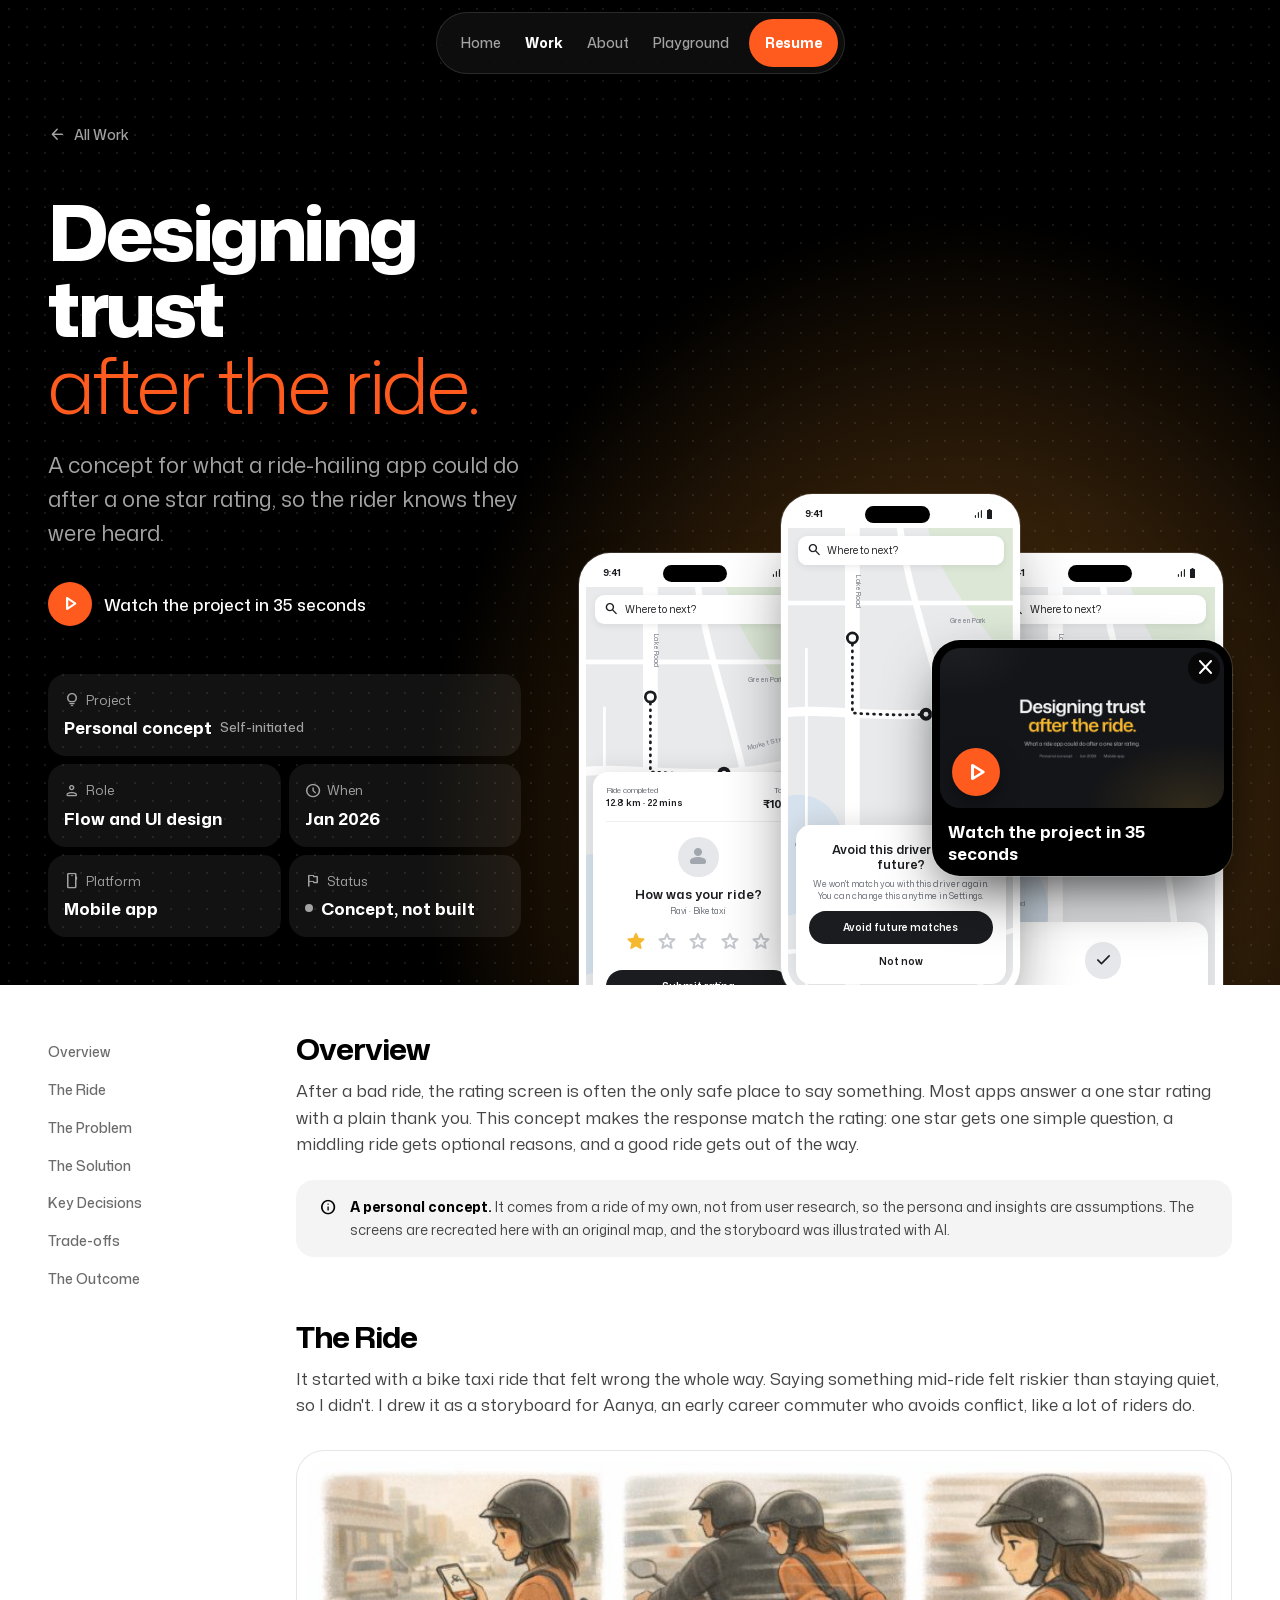
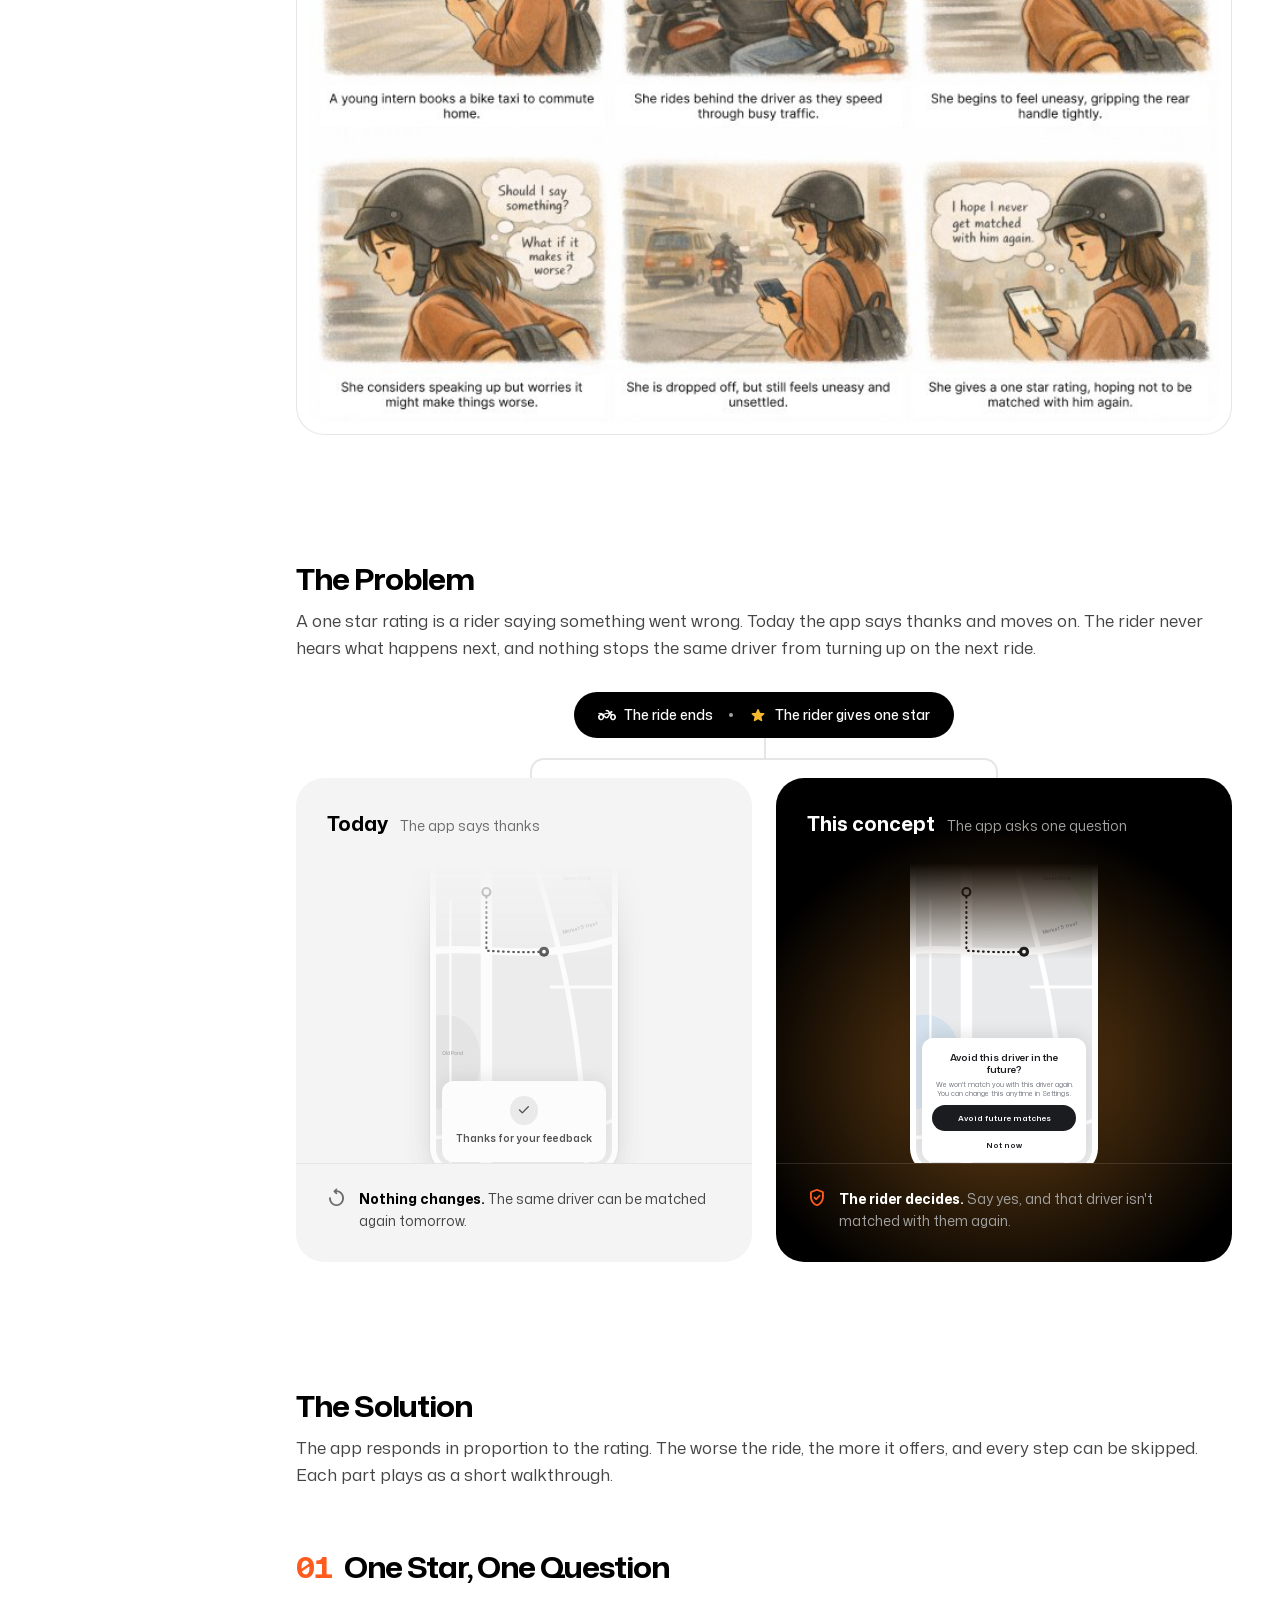
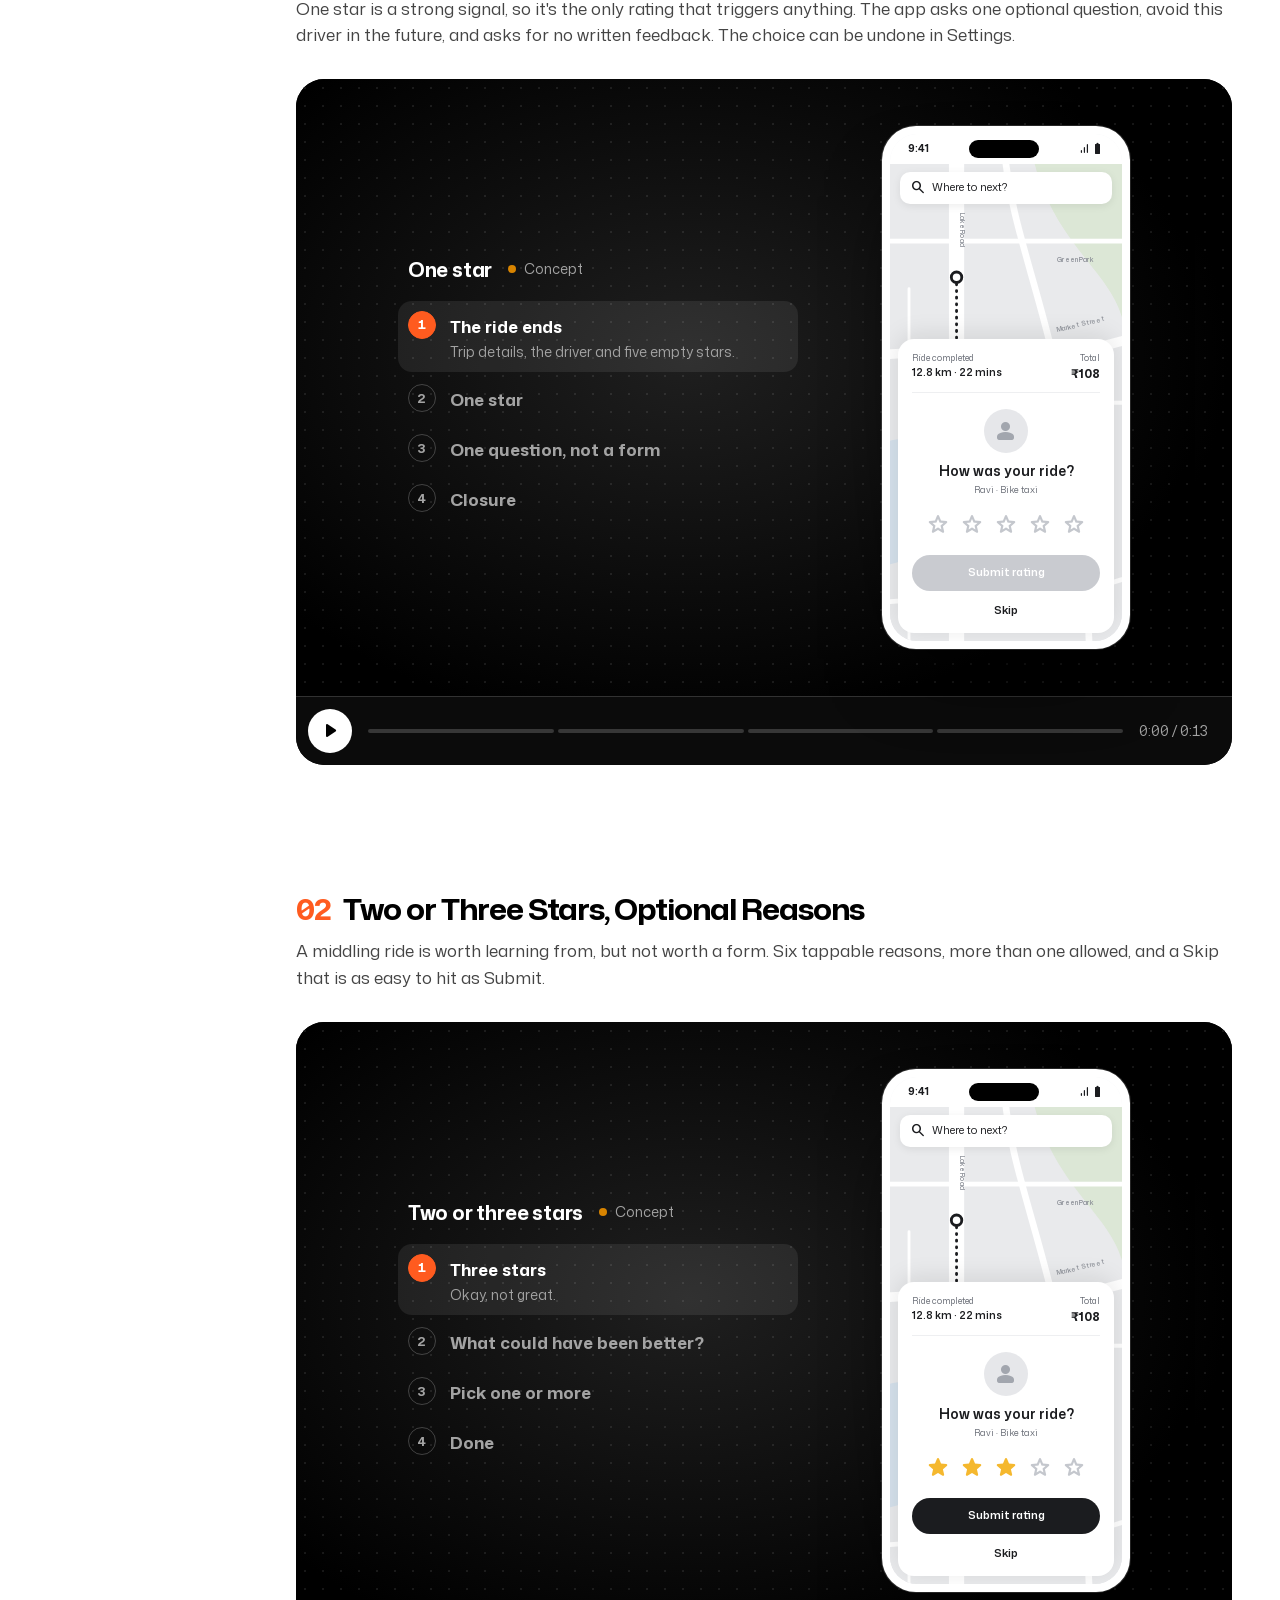
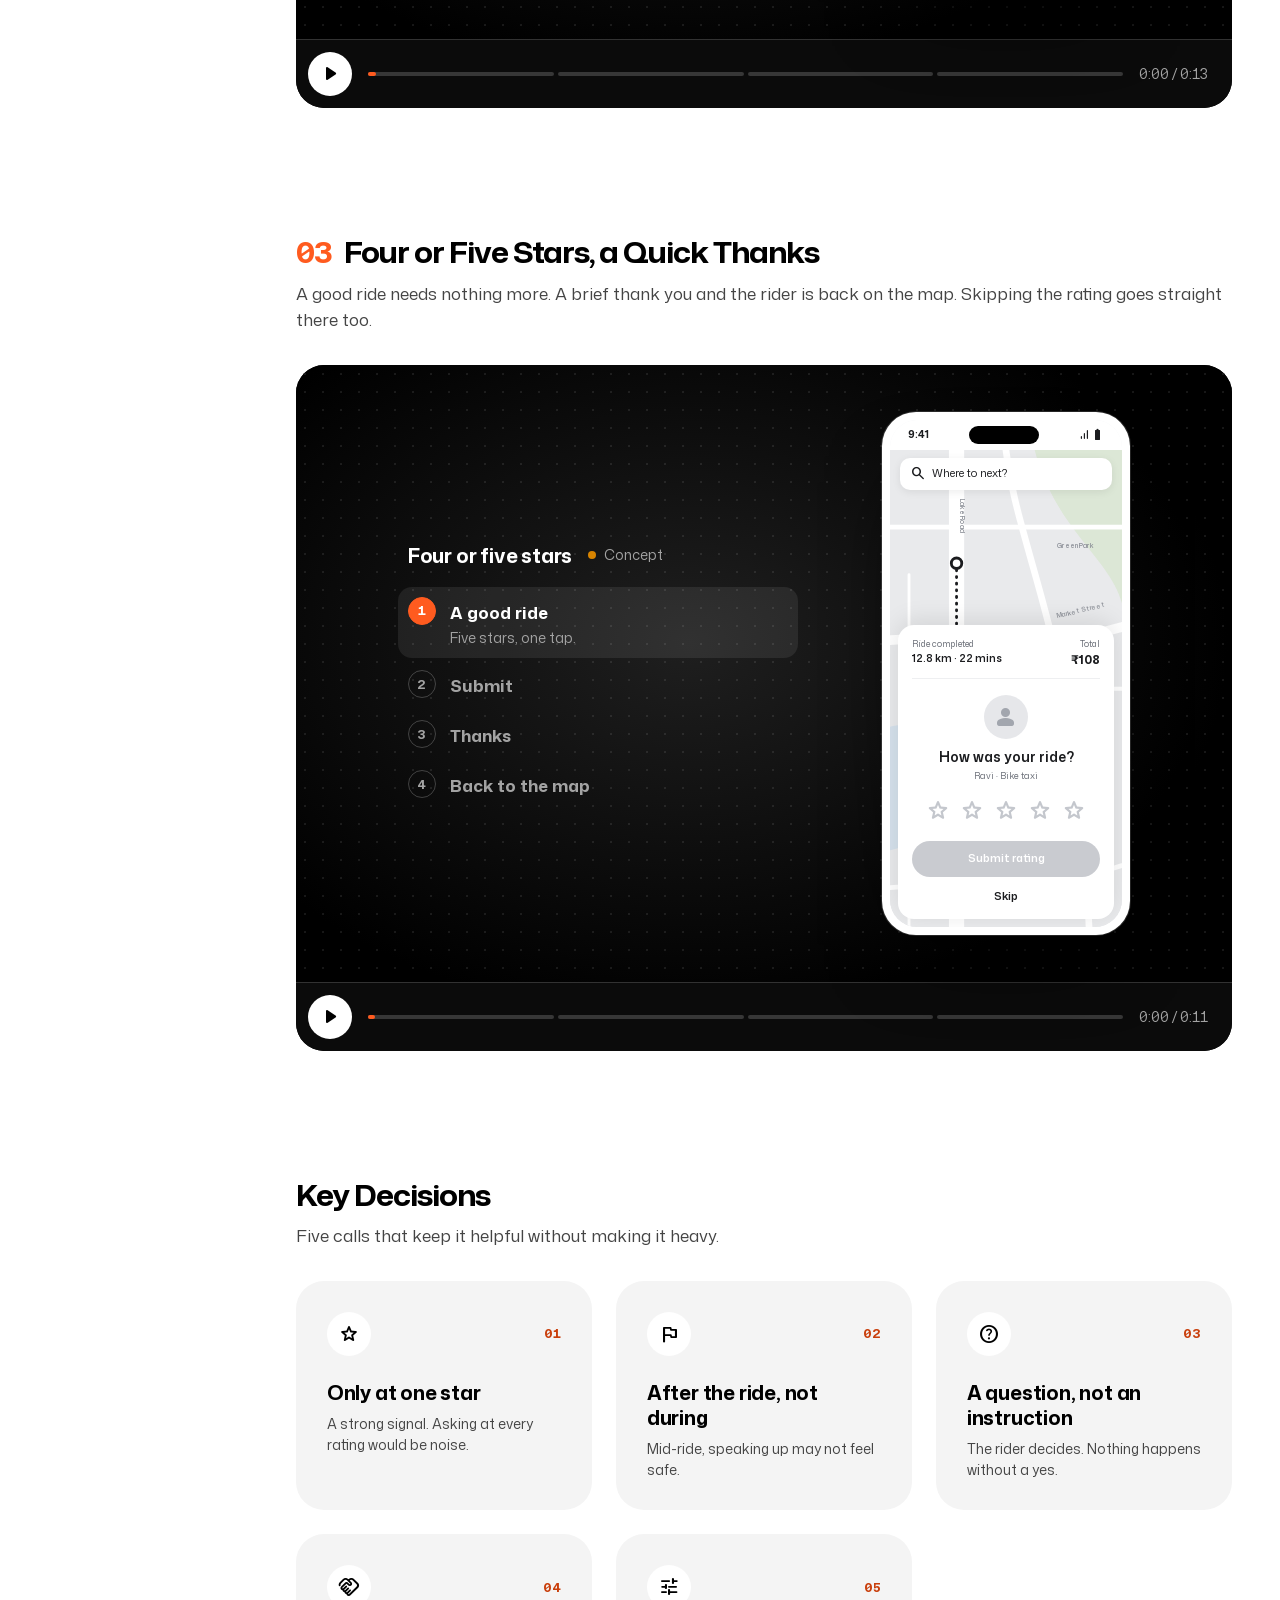
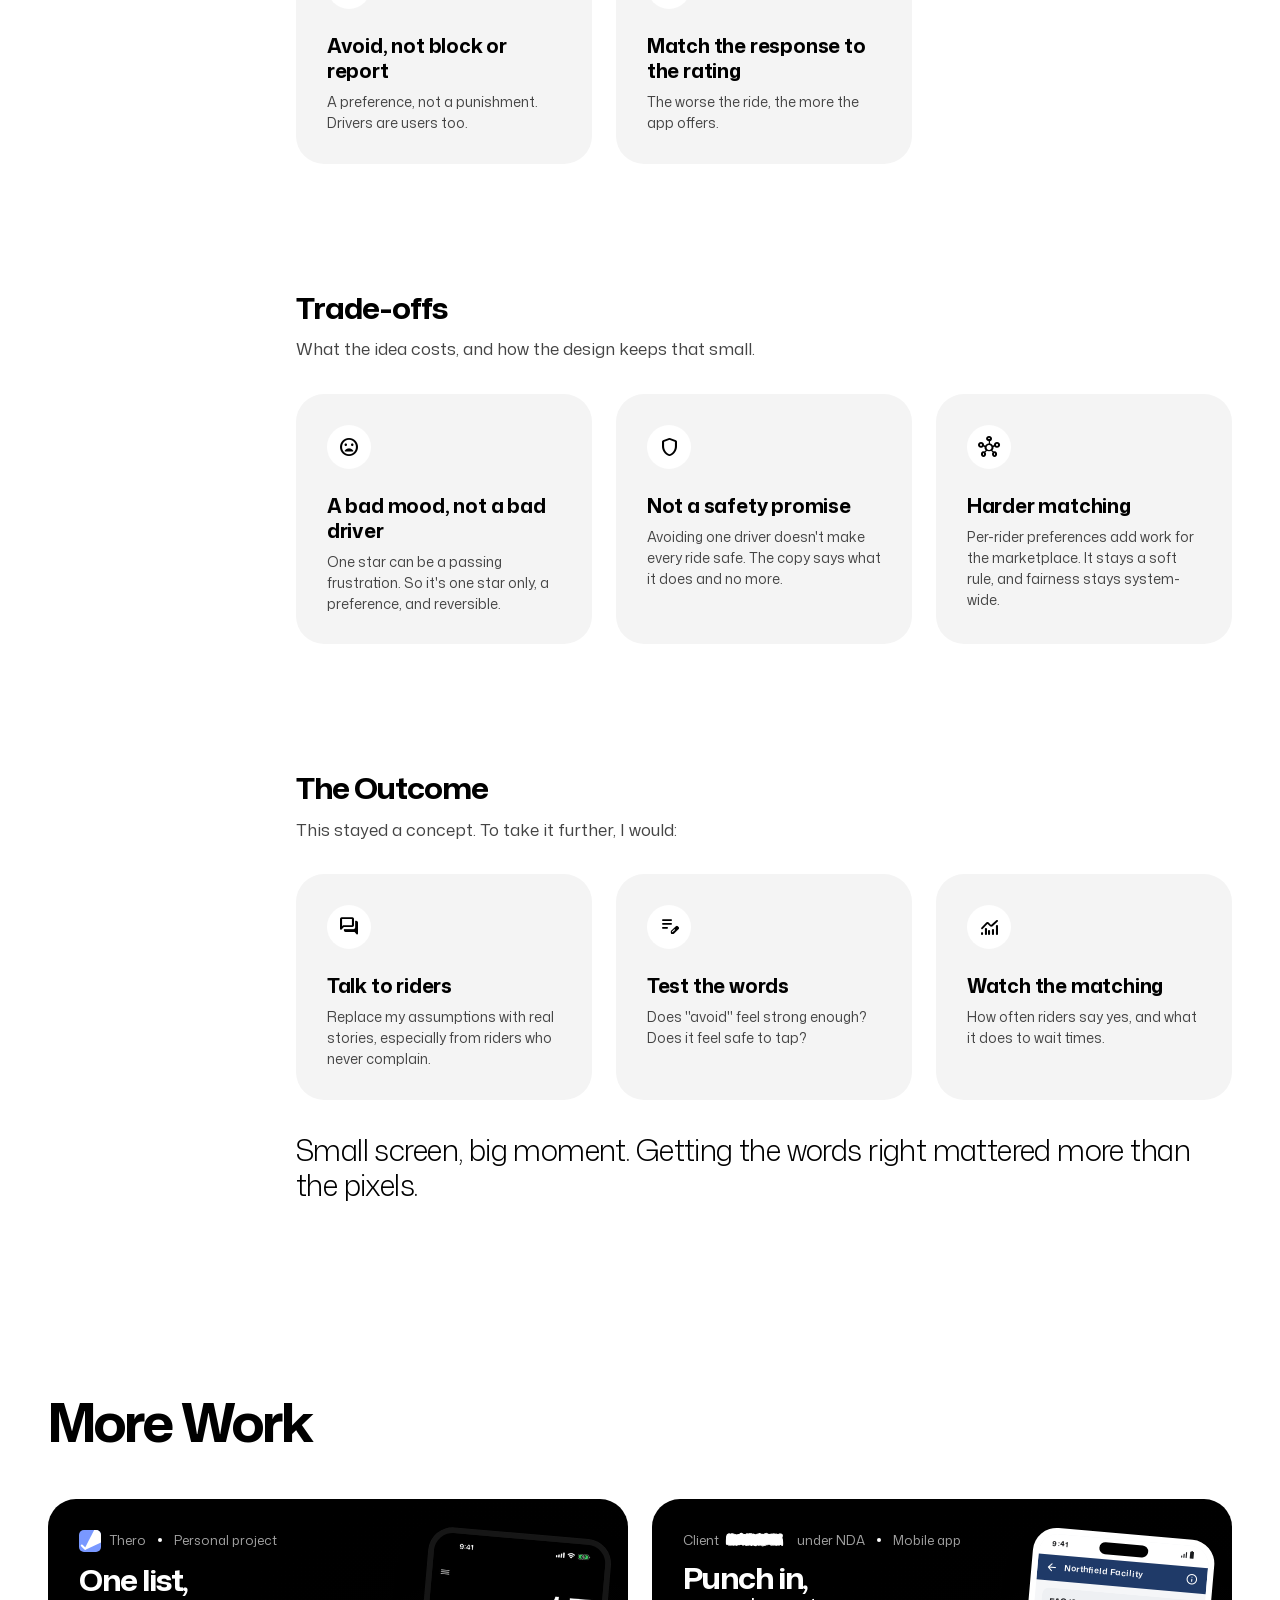
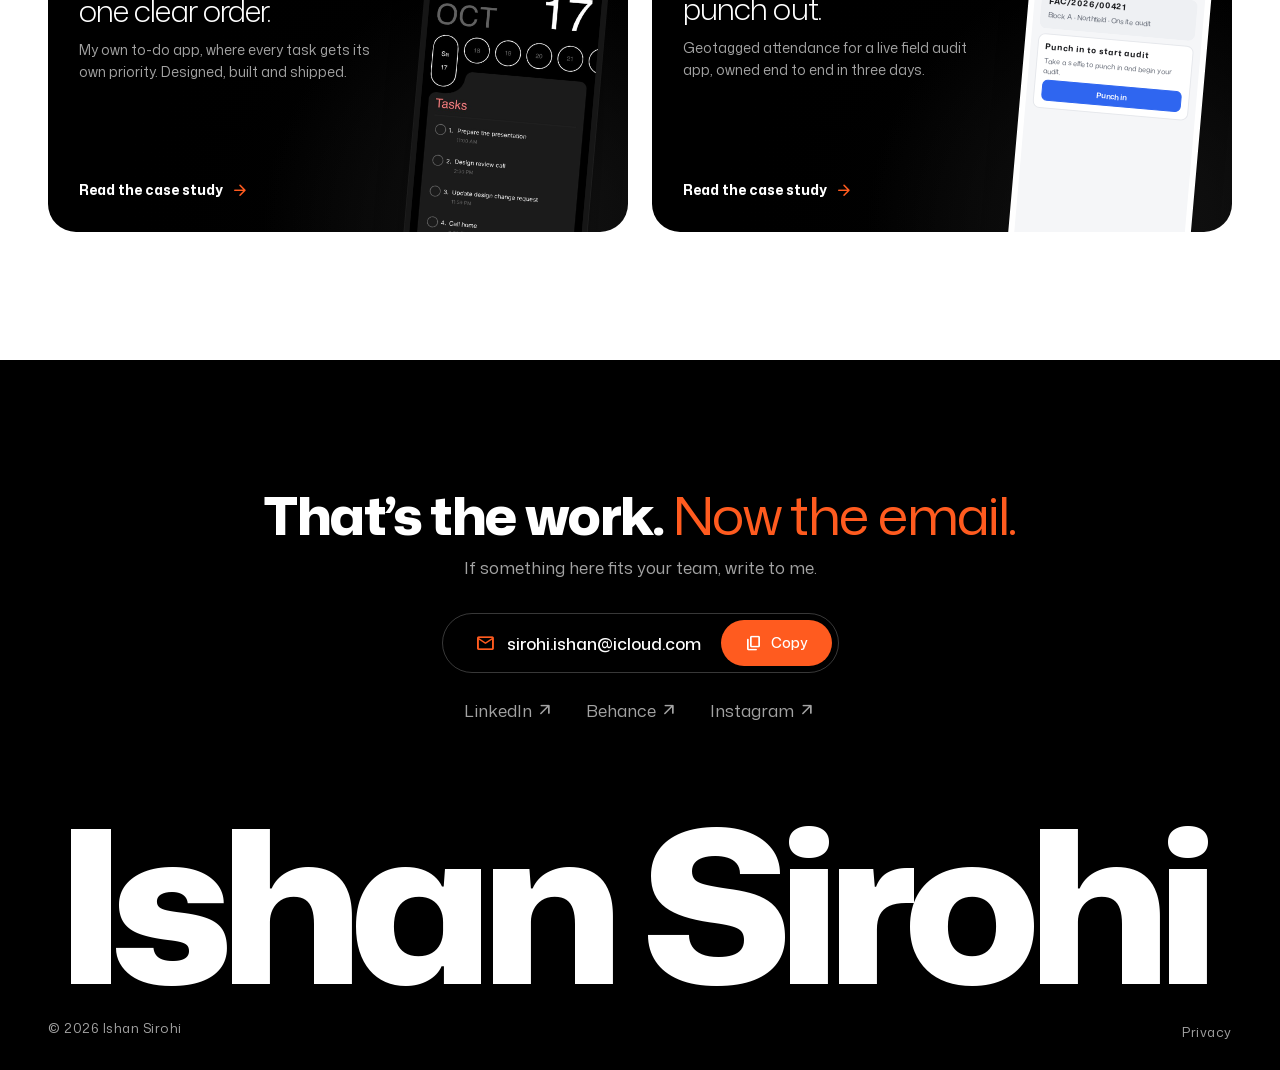
<file: case-rider.html>
<!doctype html>
<html lang="en" class="no-js">
<head>
  <meta charset="utf-8">
  <meta name="viewport" content="width=device-width, initial-scale=1, viewport-fit=cover">
  <title>After the Ride | A Design Concept by Ishan Sirohi</title>
  <meta name="description" content="A personal ride-hailing concept that responds to a one-star rating with one optional question: would you like to avoid the same driver?">
  <meta name="referrer" content="strict-origin-when-cross-origin">
  <meta http-equiv="Content-Security-Policy" content="default-src &#x27;self&#x27;; script-src &#x27;self&#x27; &#x27;unsafe-inline&#x27;; style-src &#x27;self&#x27; &#x27;unsafe-inline&#x27;; img-src &#x27;self&#x27; data:; media-src &#x27;self&#x27;; font-src &#x27;self&#x27;; connect-src &#x27;none&#x27;; frame-src &#x27;none&#x27;; object-src &#x27;none&#x27;; base-uri &#x27;self&#x27;; form-action &#x27;none&#x27;; upgrade-insecure-requests">
  <link rel="canonical" href="https://sirohiishan.github.io/case-rider.html">
  <meta property="og:type" content="website">
  <meta property="og:site_name" content="Ishan Sirohi">
  <meta property="og:title" content="After the Ride | A Design Concept by Ishan Sirohi">
  <meta property="og:description" content="A personal ride-hailing concept that responds to a one-star rating with one optional question: would you like to avoid the same driver?">
  <meta property="og:url" content="https://sirohiishan.github.io/case-rider.html">
  <meta property="og:image" content="https://sirohiishan.github.io/assets/share/rider.jpg">
  <meta property="og:image:width" content="1200">
  <meta property="og:image:height" content="630">
  <meta property="og:image:alt" content="Ride-hailing concept by Ishan Sirohi, shown as actual desktop and mobile website screenshots inside browser and phone frames.">
  <meta name="twitter:card" content="summary_large_image">
  <meta name="twitter:title" content="After the Ride | A Design Concept by Ishan Sirohi">
  <meta name="twitter:description" content="A personal ride-hailing concept that responds to a one-star rating with one optional question: would you like to avoid the same driver?">
  <meta name="twitter:image" content="https://sirohiishan.github.io/assets/share/rider.jpg">
  <meta name="twitter:image:alt" content="Ride-hailing concept by Ishan Sirohi, shown as actual desktop and mobile website screenshots inside browser and phone frames.">
  <meta name="theme-color" content="#FFFFFF">
  <link rel="icon" href="favicon.ico" sizes="any">
  <link rel="icon" type="image/png" href="assets/icons/favicon-32.png" sizes="32x32">
  <link rel="apple-touch-icon" href="assets/icons/apple-touch-icon.png">
  <link rel="stylesheet" href="assets/fonts/fonts.css">
  <link rel="stylesheet" href="css/tokens.css">
  <link rel="stylesheet" href="css/site.css">
</head>
<body>
  <a class="skip" href="#main">Skip to content</a>

  <header class="nav">
    <div class="wrap nav__in">
      <nav aria-label="Main">
        <ul class="nav__links">
          <li><a href="index.html"><span class="ms" aria-hidden="true">home</span><span class="nav__t">Home</span></a></li>
          <li><a href="work.html" aria-current="page"><span class="ms" aria-hidden="true">work</span><span class="nav__t">Work</span></a></li>
          <li><a href="about.html"><span class="ms" aria-hidden="true">person</span><span class="nav__t">About</span></a></li>
          <li><a href="playground.html"><span class="ms" aria-hidden="true">interests</span><span class="nav__t">Playground</span></a></li>
        </ul>
      </nav>
      <div class="nav__right">
        <a class="nav__resume" href="https://drive.google.com/file/d/1lqcYbyqvJZeSwzL8G5n3r5rMKsikmXTS/view?usp=share_link"><span class="ms nav__resume-i" aria-hidden="true">description</span><span class="nav__t">Resume</span><span class="ms nav__resume-a" aria-hidden="true">arrow_outward</span></a>
        <button class="icon-btn nav__menu" type="button" aria-expanded="false" aria-controls="mnav" aria-label="Open menu"><span class="ms" aria-hidden="true">menu</span></button>
      </div>
    </div>
    <div class="mnav" id="mnav" hidden>
      <div class="wrap mnav__in">
        <a class="mnav__link" href="index.html">Home</a>
        <a class="mnav__link" href="work.html" aria-current="page">Work</a>
        <a class="mnav__link" href="about.html">About</a>
        <a class="mnav__link" href="playground.html">Playground</a>
        <div class="mnav__actions">
          <a class="btn btn--primary" href="https://drive.google.com/file/d/1lqcYbyqvJZeSwzL8G5n3r5rMKsikmXTS/view?usp=share_link"><span class="ms" aria-hidden="true">description</span>Resume</a>
          <a class="btn btn--ghost" href="mailto:sirohi.ishan@icloud.com">Get in touch</a>
        </div>
      </div>
    </div>
  </header>

  <main id="main">
    
    
    <section class="cover cover--rider" data-case-video="assets/video/rider-case.mp4" data-case-poster="assets/video/rider-case-poster.jpg" data-case-caption="Watch the project in 35 seconds">
      <div class="wrap cover__in">
        <div class="cover__text">
          <a class="cover__back" href="work.html"><span class="ms" aria-hidden="true">arrow_back</span>All Work</a>
          <div class="cover__main">
            <h1 class="cover__title">Designing trust <span class="serif">after the ride.</span></h1>
            <p class="cover__lede">A concept for what a ride-hailing app could do after a one star rating, so the rider knows they were heard.</p>
          </div>
          <dl class="cover__meta">
            <div class="cover__client"><dt><span class="ms" aria-hidden="true">lightbulb</span>Project</dt><dd>Personal concept<small>Self-initiated</small></dd></div>
            <div><dt><span class="ms" aria-hidden="true">person</span>Role</dt><dd>Flow and UI design</dd></div>
            <div><dt><span class="ms" aria-hidden="true">schedule</span>When</dt><dd>Jan 2026</dd></div>
            <div><dt><span class="ms" aria-hidden="true">smartphone</span>Platform</dt><dd>Mobile app</dd></div>
            <div><dt><span class="ms" aria-hidden="true">flag</span>Status</dt><dd><i class="cover__dot cover__dot--off" aria-hidden="true"></i>Concept, not built</dd></div>
          </dl>
        </div>
        <div class="cover__phones" aria-hidden="true">
          <div class="phone" data-rider="rate" data-a="1"></div>
          <div class="phone" data-rider="avoid"></div>
          <div class="phone" data-rider="avoided"></div>
        </div>
      </div>
    </section>

    <div class="wrap case-layout">
      <nav class="toc" aria-label="Case study sections">
        <div class="toc__in">
          <a href="#overview">Overview</a><a href="#ride">The Ride</a><a href="#problem">The Problem</a><a class="toc__parent" href="#solution">The Solution</a><div class="toc__kids"><div><a class="toc__kid" href="#one">One Star</a><a class="toc__kid" href="#mid">Two or Three Stars</a><a class="toc__kid" href="#good">Four or Five Stars</a></div></div><a href="#decisions">Key Decisions</a><a href="#tradeoffs">Trade-offs</a><a href="#outcome">The Outcome</a>
        </div>
        <div class="toc__progress" id="progress-bar"></div>
      </nav>

      <div class="case-main">
        <section class="case-overview" id="overview" aria-labelledby="overview-t">
          <h2 class="h2" id="overview-t">Overview</h2>
          <p class="case-summary">After a bad ride, the rating screen is often the only safe place to say something. Most apps answer a one star rating with a plain thank you. This concept makes the response match the rating: one star gets one simple question, a middling ride gets optional reasons, and a good ride gets out of the way.</p>
          <p class="case-nda"><span class="ms" aria-hidden="true">info</span><span><strong>A personal concept.</strong> It comes from a ride of my own, not from user research, so the persona and insights are assumptions. The screens are recreated here with an original map, and the storyboard was illustrated with AI.</span></p>
        </section>

    
    <section class="story" id="ride">
      <div class="story__in">
        <div class="story__text reveal">
          <h2 class="h2">The Ride</h2>
          <p>It started with a bike taxi ride that felt wrong the whole way. Saying something mid-ride felt riskier than staying quiet, so I didn't. I drew it as a storyboard for Aanya, an early career commuter who avoids conflict, like a lot of riders do.</p>
        </div>
        <div class="story__media reveal">
          <figure class="rboard"><img src="assets/img/rider/storyboard.jpg" alt="Six panel storyboard: Aanya books a bike taxi, rides through traffic, feels uneasy, decides not to speak up, is dropped off still unsettled, and gives a one star rating hoping never to be matched with the driver again." loading="lazy" width="792" height="488"></figure>
        </div>
      </div>
    </section>

    
    <section class="story" id="problem">
      <div class="story__in">
        <div class="story__text reveal">
          <h2 class="h2">The Problem</h2>
          <p>A one star rating is a rider saying something went wrong. Today the app says thanks and moves on. The rider never hears what happens next, and nothing stops the same driver from turning up on the next ride.</p>
        </div>
        <div class="story__media reveal">
          <div class="rfork">
            <p class="rfork__stem"><span class="ms" aria-hidden="true">two_wheeler</span>The ride ends<span class="rfork__dot" aria-hidden="true"></span><span class="ms fill" aria-hidden="true">star</span>The rider gives one star</p>
            <div class="rfork__split" aria-hidden="true"></div>
            <div class="rfork__grid">
              <div class="rfork__col rfork__col--today">
                <p class="rfork__label"><strong>Today</strong><span>The app says thanks</span></p>
                <div class="rfork__phone" aria-hidden="true"><div class="phone" data-rider="thanks"></div></div>
                <p class="rfork__out"><span class="ms" aria-hidden="true">replay</span><span><strong>Nothing changes.</strong> The same driver can be matched again tomorrow.</span></p>
              </div>
              <div class="rfork__col rfork__col--new">
                <p class="rfork__label"><strong>This concept</strong><span>The app asks one question</span></p>
                <div class="rfork__phone" aria-hidden="true"><div class="phone" data-rider="avoid"></div></div>
                <p class="rfork__out"><span class="ms" aria-hidden="true">verified_user</span><span><strong>The rider decides.</strong> Say yes, and that driver isn't matched with them again.</span></p>
              </div>
            </div>
          </div>
        </div>
      </div>
    </section>

    
    <section class="story story--part" id="solution">
      <div class="story__in">
        <div class="story__text reveal">
          <h2 class="h2">The Solution</h2>
          <p>The app responds in proportion to the rating. The worse the ride, the more it offers, and every step can be skipped. Each part plays as a short walkthrough.</p>
        </div>
      </div>
    </section>

    <section class="story story--sub" id="one">
      <div class="story__in">
        <div class="story__text reveal">
          <h3 class="h2 part-title"><span class="part-title__n">01</span>One Star, One Question</h3>
          <p>One star is a strong signal, so it's the only rating that triggers anything. The app asks one optional question, avoid this driver in the future, and asks for no written feedback. The choice can be undone in Settings.</p>
        </div>
        <div class="story__media reveal">
          <figure class="walk" data-kit="rider" data-title="One star" data-state="concept" data-note="Concept" aria-label="Walkthrough of a one star rating: rate, the avoid question, and the confirmation">
            <script type="application/json">{"scenes":[
              {"s": "rate", "t": "The ride ends", "d": "Trip details, the driver and five empty stars.", "tap": "[data-k=s1]", "ms": 3000},
              {"s": "rate", "a": 1, "t": "One star", "d": "The rider picks one star and submits.", "tap": "[data-k=submit]", "ms": 3000},
              {"s": "avoid", "fx": "fade", "t": "One question, not a form", "d": "Avoid this driver in the future? Yes, or not now.", "tap": "[data-k=avoid]", "ms": 4200},
              {"s": "avoided", "fx": "fade", "t": "Closure", "d": "A clear answer that the choice counts, without promising more than it can.", "ms": 3600}
            ]}</script>
          </figure>
        </div>
      </div>
    </section>

    <section class="story story--sub" id="mid">
      <div class="story__in">
        <div class="story__text reveal">
          <h3 class="h2 part-title"><span class="part-title__n">02</span>Two or Three Stars, Optional Reasons</h3>
          <p>A middling ride is worth learning from, but not worth a form. Six tappable reasons, more than one allowed, and a Skip that is as easy to hit as Submit.</p>
        </div>
        <div class="story__media reveal">
          <figure class="walk" data-kit="rider" data-title="Two or three stars" data-state="concept" data-note="Concept" aria-label="Walkthrough of a three star rating: rate, pick a reason, and the thank you">
            <script type="application/json">{"scenes":[
              {"s": "rate", "a": 3, "t": "Three stars", "d": "Okay, not great.", "tap": "[data-k=submit]", "ms": 3000},
              {"s": "reasons", "t": "What could have been better?", "d": "Optional reasons as one tap chips, no typing.", "tap": "[data-k=r1]", "ms": 3600},
              {"s": "reasons", "a": 1, "t": "Pick one or more", "d": "Driving quality, picked. Submit wakes up once something is chosen.", "tap": "[data-k=submit]", "ms": 3400},
              {"s": "thanks", "fx": "fade", "t": "Done", "d": "A short thank you, then back to the map.", "ms": 3000}
            ]}</script>
          </figure>
        </div>
      </div>
    </section>

    <section class="story story--sub" id="good">
      <div class="story__in">
        <div class="story__text reveal">
          <h3 class="h2 part-title"><span class="part-title__n">03</span>Four or Five Stars, a Quick Thanks</h3>
          <p>A good ride needs nothing more. A brief thank you and the rider is back on the map. Skipping the rating goes straight there too.</p>
        </div>
        <div class="story__media reveal">
          <figure class="walk" data-kit="rider" data-title="Four or five stars" data-state="concept" data-note="Concept" aria-label="Walkthrough of a five star rating and the thank you">
            <script type="application/json">{"scenes":[
              {"s": "rate", "t": "A good ride", "d": "Five stars, one tap.", "tap": "[data-k=s5]", "ms": 2800},
              {"s": "rate", "a": 5, "t": "Submit", "d": "No follow up questions for a good ride.", "tap": "[data-k=submit]", "ms": 2800},
              {"s": "thanks", "fx": "fade", "t": "Thanks", "d": "A moment of acknowledgement.", "ms": 2600},
              {"s": "map", "t": "Back to the map", "d": "Out of the way, ready for the next trip.", "ms": 3000}
            ]}</script>
          </figure>
        </div>
      </div>
    </section>

    
    <section class="story" id="decisions">
      <div class="story__in">
        <div class="story__text reveal">
          <h2 class="h2">Key Decisions</h2>
          <p>Five calls that keep it helpful without making it heavy.</p>
        </div>
        <div class="story__media">
          <ol class="calls">
            <li class="call reveal" style="--i:0"><div class="call__top"><span class="tile__icon"><span class="ms" aria-hidden="true">star</span></span><span class="call__n">01</span></div><strong>Only at one star</strong><p>A strong signal. Asking at every rating would be noise.</p></li>
            <li class="call reveal" style="--i:1"><div class="call__top"><span class="tile__icon"><span class="ms" aria-hidden="true">flag</span></span><span class="call__n">02</span></div><strong>After the ride, not during</strong><p>Mid-ride, speaking up may not feel safe.</p></li>
            <li class="call reveal" style="--i:2"><div class="call__top"><span class="tile__icon"><span class="ms" aria-hidden="true">help</span></span><span class="call__n">03</span></div><strong>A question, not an instruction</strong><p>The rider decides. Nothing happens without a yes.</p></li>
            <li class="call reveal" style="--i:3"><div class="call__top"><span class="tile__icon"><span class="ms" aria-hidden="true">handshake</span></span><span class="call__n">04</span></div><strong>Avoid, not block or report</strong><p>A preference, not a punishment. Drivers are users too.</p></li>
            <li class="call reveal" style="--i:4"><div class="call__top"><span class="tile__icon"><span class="ms" aria-hidden="true">tune</span></span><span class="call__n">05</span></div><strong>Match the response to the rating</strong><p>The worse the ride, the more the app offers.</p></li>
          </ol>
        </div>
      </div>
    </section>

    
    <section class="story" id="tradeoffs">
      <div class="story__in">
        <div class="story__text reveal">
          <h2 class="h2">Trade-offs</h2>
          <p>What the idea costs, and how the design keeps that small.</p>
        </div>
        <div class="story__media reveal">
          <ul class="tiles tiles--3">
            <li class="tile"><span class="tile__icon"><span class="ms" aria-hidden="true">mood_bad</span></span><strong>A bad mood, not a bad driver</strong><p>One star can be a passing frustration. So it's one star only, a preference, and reversible.</p></li>
            <li class="tile"><span class="tile__icon"><span class="ms" aria-hidden="true">shield</span></span><strong>Not a safety promise</strong><p>Avoiding one driver doesn't make every ride safe. The copy says what it does and no more.</p></li>
            <li class="tile"><span class="tile__icon"><span class="ms" aria-hidden="true">hub</span></span><strong>Harder matching</strong><p>Per-rider preferences add work for the marketplace. It stays a soft rule, and fairness stays system-wide.</p></li>
          </ul>
        </div>
      </div>
    </section>

    
    <section class="story" id="outcome">
      <div class="story__in">
        <div class="story__text reveal">
          <h2 class="h2">The Outcome</h2>
          <p>This stayed a concept. To take it further, I would:</p>
        </div>
        <div class="story__media reveal">
          <ul class="tiles tiles--3">
            <li class="tile"><span class="tile__icon"><span class="ms" aria-hidden="true">forum</span></span><strong>Talk to riders</strong><p>Replace my assumptions with real stories, especially from riders who never complain.</p></li>
            <li class="tile"><span class="tile__icon"><span class="ms" aria-hidden="true">edit_note</span></span><strong>Test the words</strong><p>Does "avoid" feel strong enough? Does it feel safe to tap?</p></li>
            <li class="tile"><span class="tile__icon"><span class="ms" aria-hidden="true">monitoring</span></span><strong>Watch the matching</strong><p>How often riders say yes, and what it does to wait times.</p></li>
          </ul>
          <p class="story__close">Small screen, big moment. Getting the words right mattered more than the pixels.</p>
        </div>
      </div>
    </section>

      </div>
    </div>

    <section class="more" aria-labelledby="more-t">
      <div class="wrap">
        <h2 class="h2" id="more-t">More Work</h2>
        <div class="more__grid">
          <a class="mcard wcard--thero" href="case-thero.html">
            <div class="mcard__text">
              <p class="wcard__client"><span><img class="wcard__icon" src="assets/img/thero/logo-final.svg" alt="">Thero</span><span>Personal project</span><span>iOS app</span></p>
              <h3 class="mcard__title">One list, <span class="serif">one clear order.</span></h3>
              <p class="mcard__desc">My own to-do app, where every task gets its own priority. Designed, built and shipped.</p>
              <span class="mcard__cta">Read the case study<span class="ms" aria-hidden="true">arrow_forward</span></span>
            </div>
            <div class="mcard__peek" aria-hidden="true"><div class="phone phone--shot"><img src="assets/img/thero/thero-home.jpg" alt="" loading="lazy"></div></div>
          </a>
          <a class="mcard wcard--attendance" href="case-attendance.html">
            <div class="mcard__text">
              <p class="wcard__client"><span>Client <span class="redact" style="--w:4.4em"></span> under NDA</span><span>Mobile app</span><span>3 days</span></p>
              <h3 class="mcard__title">Punch in, <span class="serif">punch out.</span></h3>
              <p class="mcard__desc">Geotagged attendance for a live field audit app, owned end to end in three days.</p>
              <span class="mcard__cta">Read the case study<span class="ms" aria-hidden="true">arrow_forward</span></span>
            </div>
            <div class="mcard__peek" aria-hidden="true"><div class="phone" data-screen="punch-in"></div></div>
          </a>
        </div>
      </div>
    </section>
  </main>

  <footer class="footer" id="contact">
    <div class="wrap">
      <div class="footer__in">
        <p class="footer__cta">That’s the work. <span class="serif">Now the email.</span></p>
        <p class="footer__sub">If something here fits your team, write to me.</p>
        <div class="footer__actions">
          <div class="fmailbox">
            <a class="fmailbox__link" href="mailto:sirohi.ishan@icloud.com"><span class="ms" aria-hidden="true">mail</span>sirohi.ishan@icloud.com</a>
            <button class="fmailbox__copy" type="button" data-copy="sirohi.ishan@icloud.com"><span class="ms" aria-hidden="true">content_copy</span>Copy</button>
          </div>
        </div>
        <nav class="footer__links" aria-label="Elsewhere">
          <a href="https://linkedin.com/in/ishansirohi" target="_blank" rel="noopener">LinkedIn<span class="ms" aria-hidden="true">arrow_outward</span></a>
          <a href="https://www.behance.net/ishansirohi" target="_blank" rel="noopener">Behance<span class="ms" aria-hidden="true">arrow_outward</span></a>
          <a href="https://www.instagram.com/sirohiishan/" target="_blank" rel="noopener">Instagram<span class="ms" aria-hidden="true">arrow_outward</span></a>
        </nav>
      </div>
      <p class="footer__mark reveal" aria-hidden="true"><span style="--i:0">I</span><span style="--i:1">s</span><span style="--i:2">h</span><span style="--i:3">a</span><span style="--i:4">n</span><span style="--i:5">&nbsp;</span><span style="--i:6">S</span><span style="--i:7">i</span><span style="--i:8">r</span><span style="--i:9">o</span><span style="--i:10">h</span><span style="--i:11">i</span></p>
      <div class="footer__base">
        <span>© <span data-year>2026</span> Ishan Sirohi</span>
        <a href="privacy.html">Privacy</a>
      </div>
    </div>
  </footer>

  <script src="js/site.js"></script>
  <script src="js/screens-local.js"></script>
  <script src="js/screens.js"></script>
  <script src="js/screens-rider.js"></script>
  <script src="js/walkthrough.js"></script>
  <script>(function() {
    const links = [ ...document.querySelectorAll(".toc a") ];
    const targets = links.map(a => document.querySelector(a.getAttribute("href")));
    const bar = document.getElementById("progress-bar");
    let last = -2;
    function onScroll() {
        const h = document.documentElement;
        bar.style.setProperty("--p", h.scrollTop / (h.scrollHeight - h.clientHeight));
        let cur = -1;
        targets.forEach((t, i) => {
            const r = (t.querySelector("h2, h3") || t).getBoundingClientRect();
            if (r.top < window.innerHeight * .35) cur = i;
        });
        links.forEach((a, i) => a.classList.toggle("is-on", i === cur));
        const inSol = cur >= 0 && (links[cur].classList.contains("toc__parent") || links[cur].classList.contains("toc__kid"));
        document.querySelector(".toc").classList.toggle("sol-open", inSol);
        if (inSol) document.querySelector(".toc__parent").classList.add("is-on");
        if (cur >= 0 && cur !== last) {
            const a = links[cur];
            const scroller = a.closest(".toc__in");
            if (scroller && getComputedStyle(scroller).overflowX !== "visible") {
                const target = a.closest(".toc__kids") ? document.querySelector(".toc__parent") || a : a;
                const inset = parseFloat(getComputedStyle(scroller).getPropertyValue("--s-4")) || 0;
                scroller.scrollTo({
                    left: Math.max(0, scroller.scrollLeft + target.getBoundingClientRect().left - scroller.getBoundingClientRect().left - inset),
                    behavior: matchMedia("(prefers-reduced-motion: reduce)").matches ? "auto" : "smooth"
                });
            }
        }
        last = cur;
    }
    let raf;
    window.addEventListener("scroll", () => {
        cancelAnimationFrame(raf);
        raf = requestAnimationFrame(onScroll);
    }, {
        passive: true
    });
    onScroll();
})();</script>
</body>
</html>
</file>
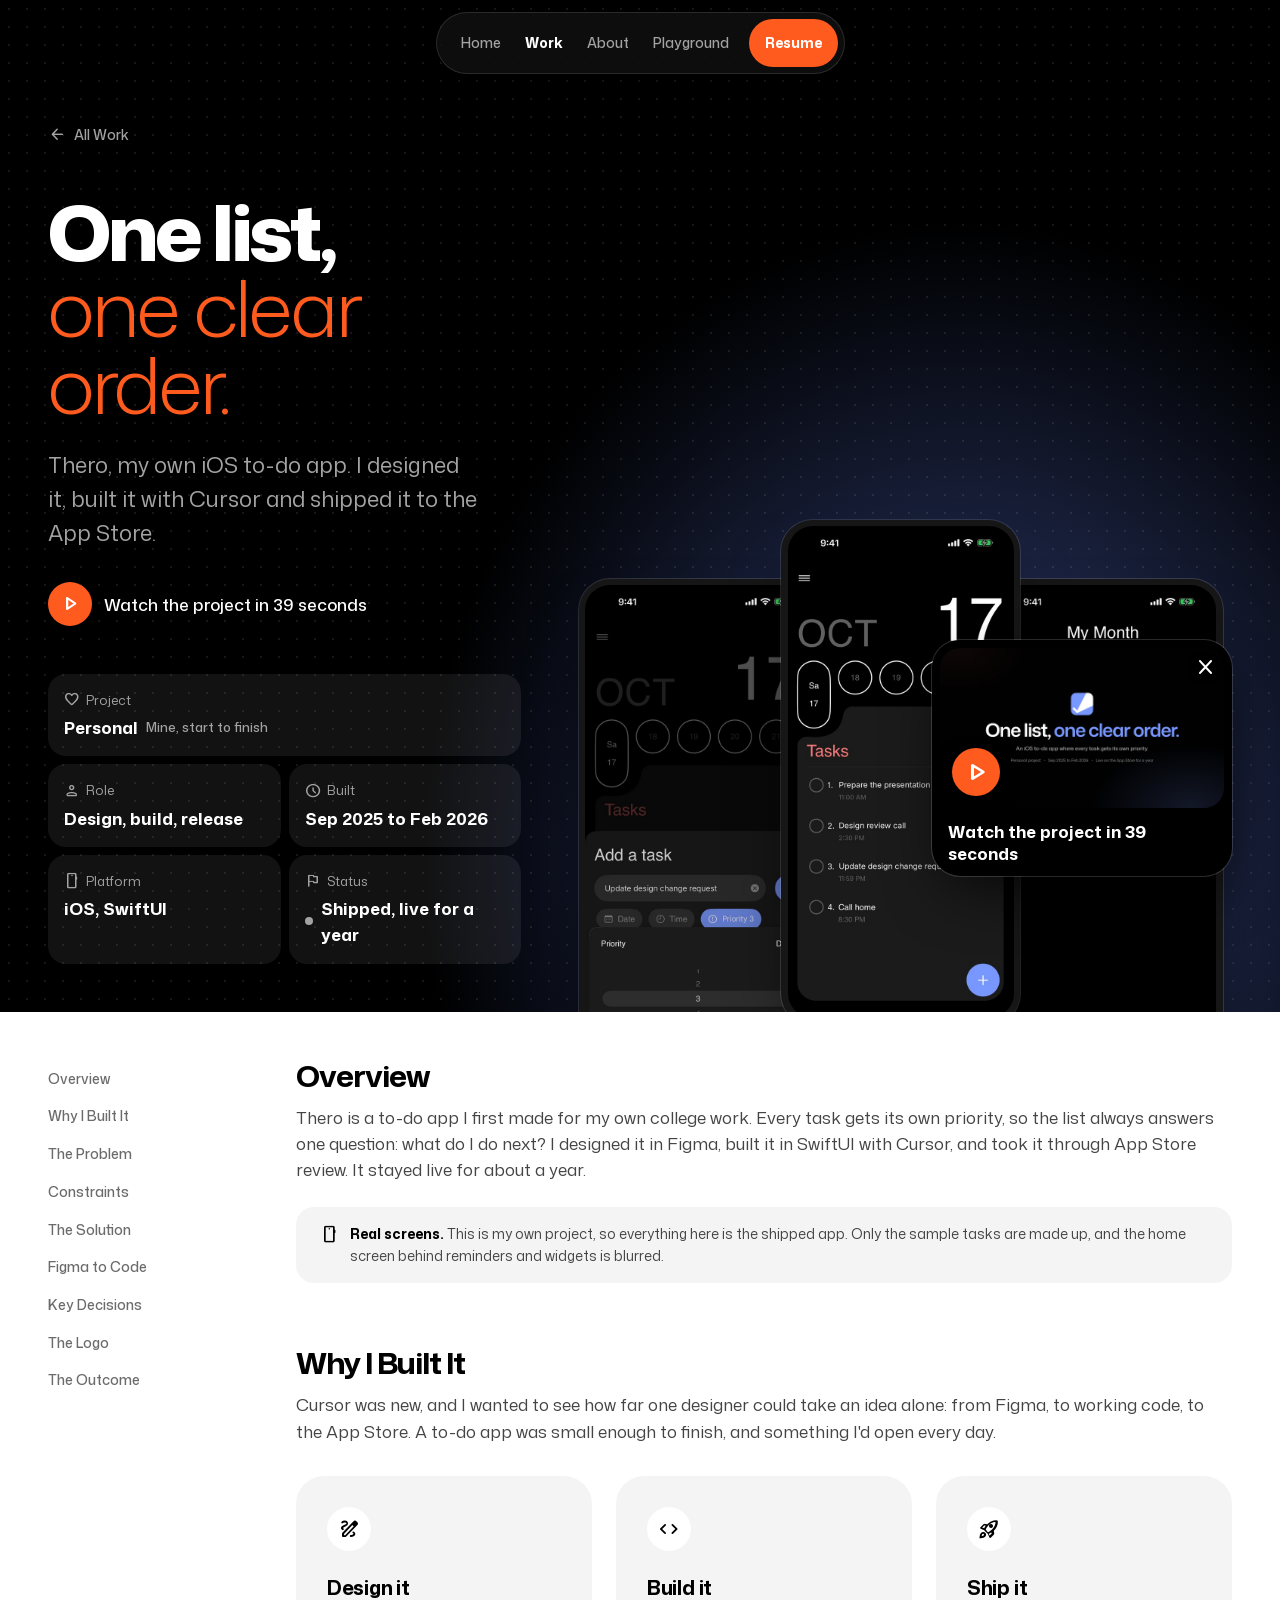
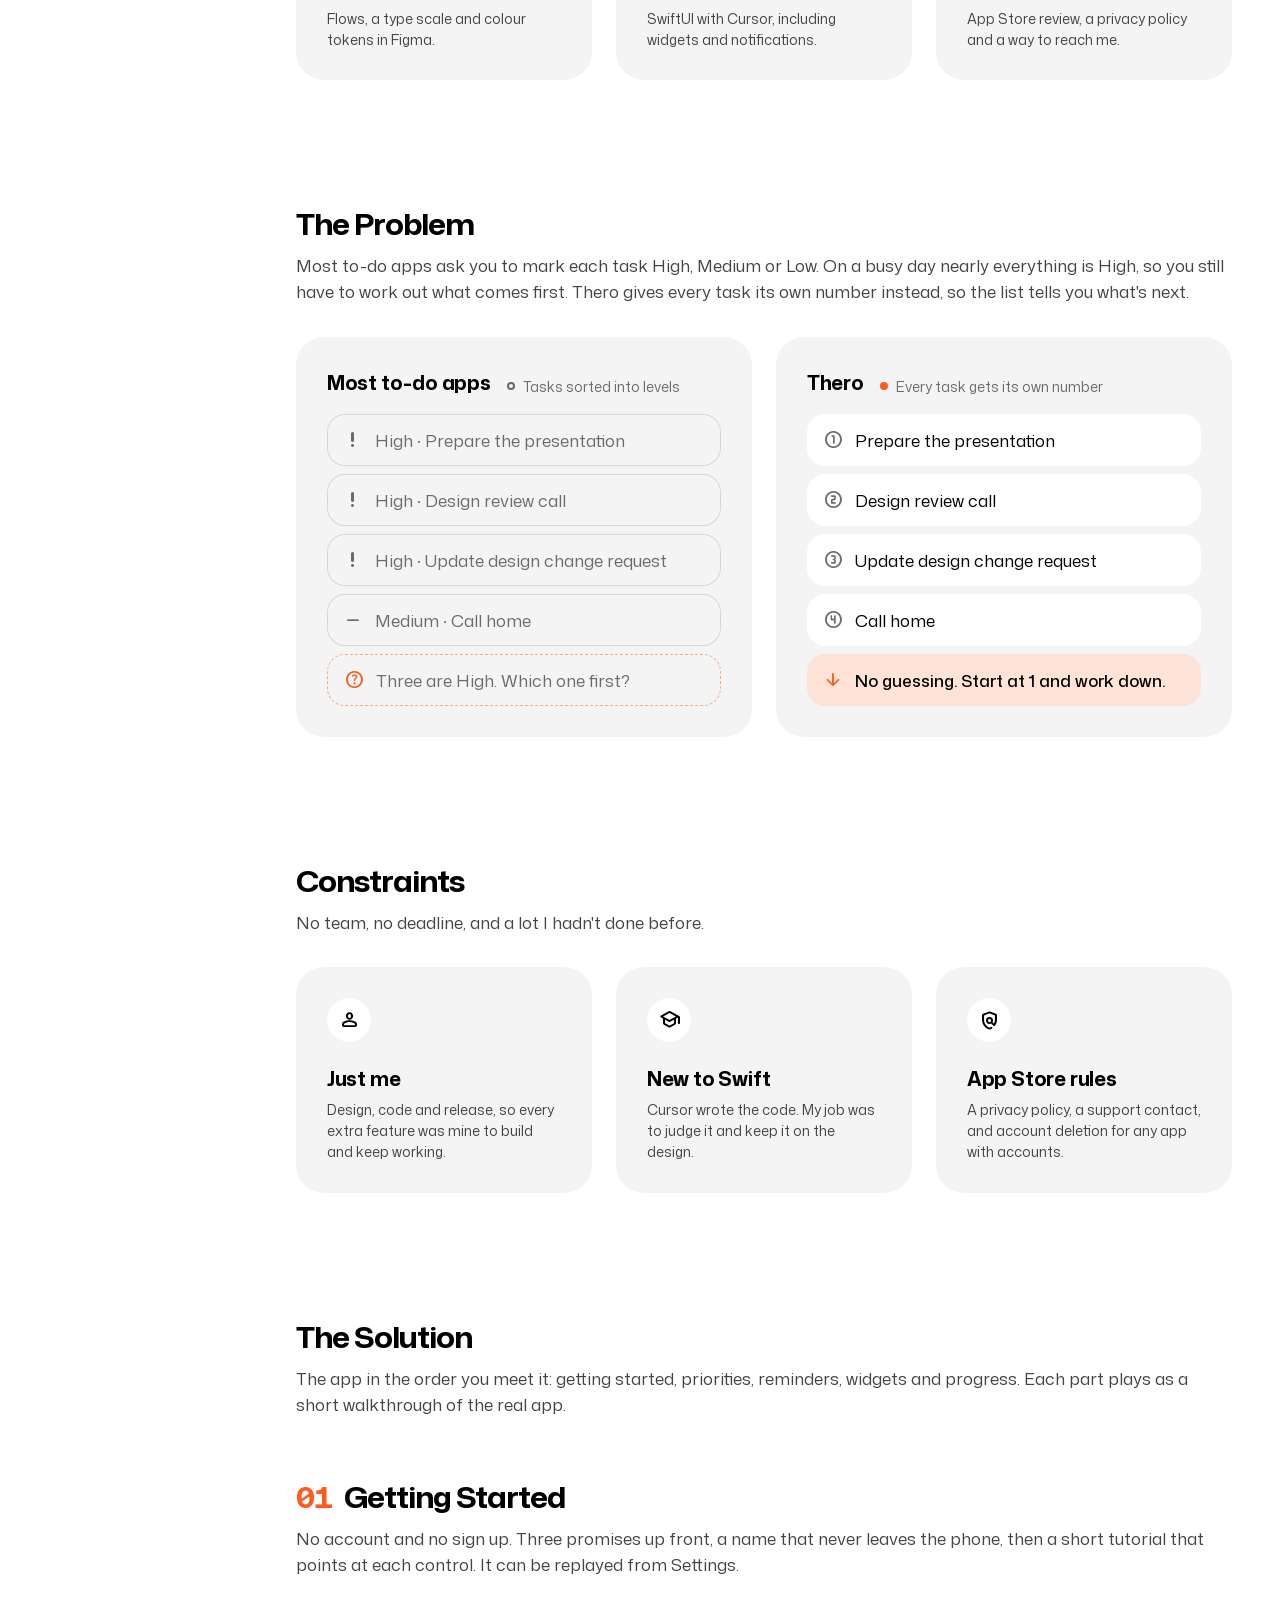
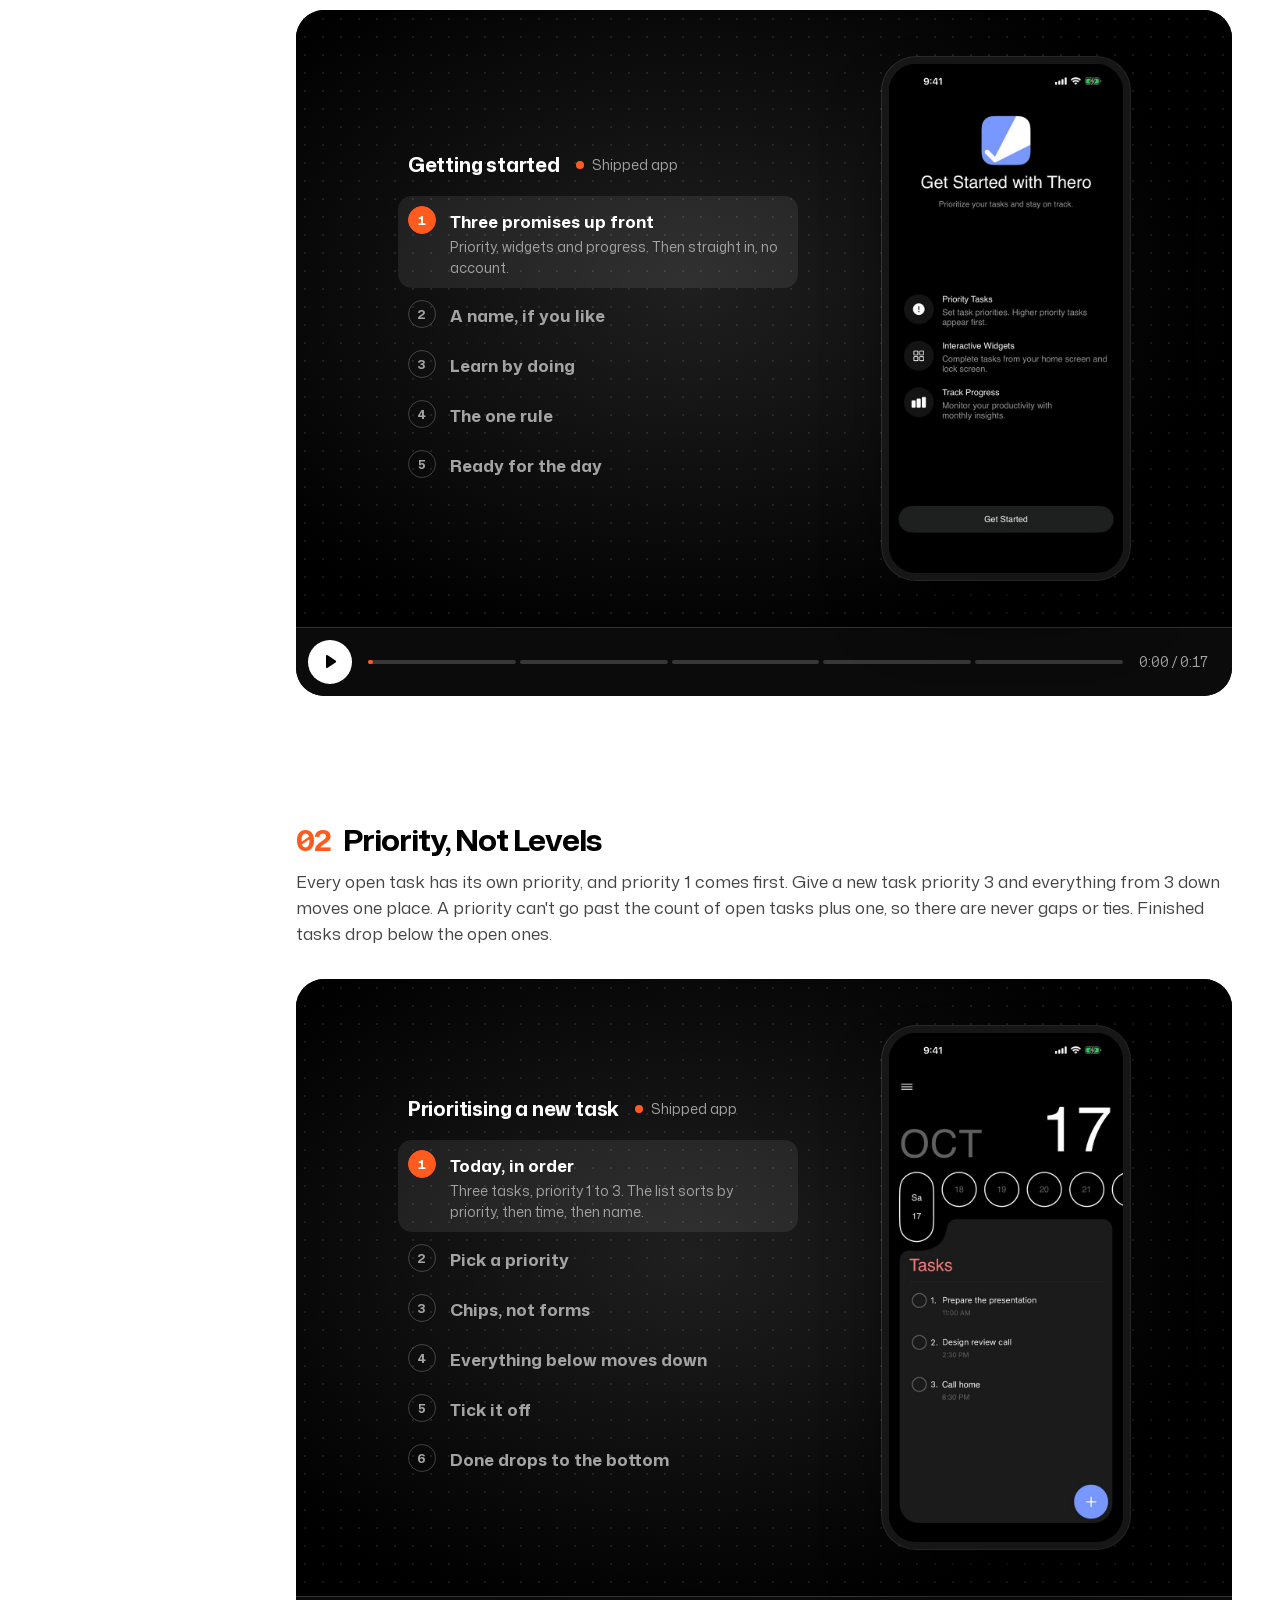
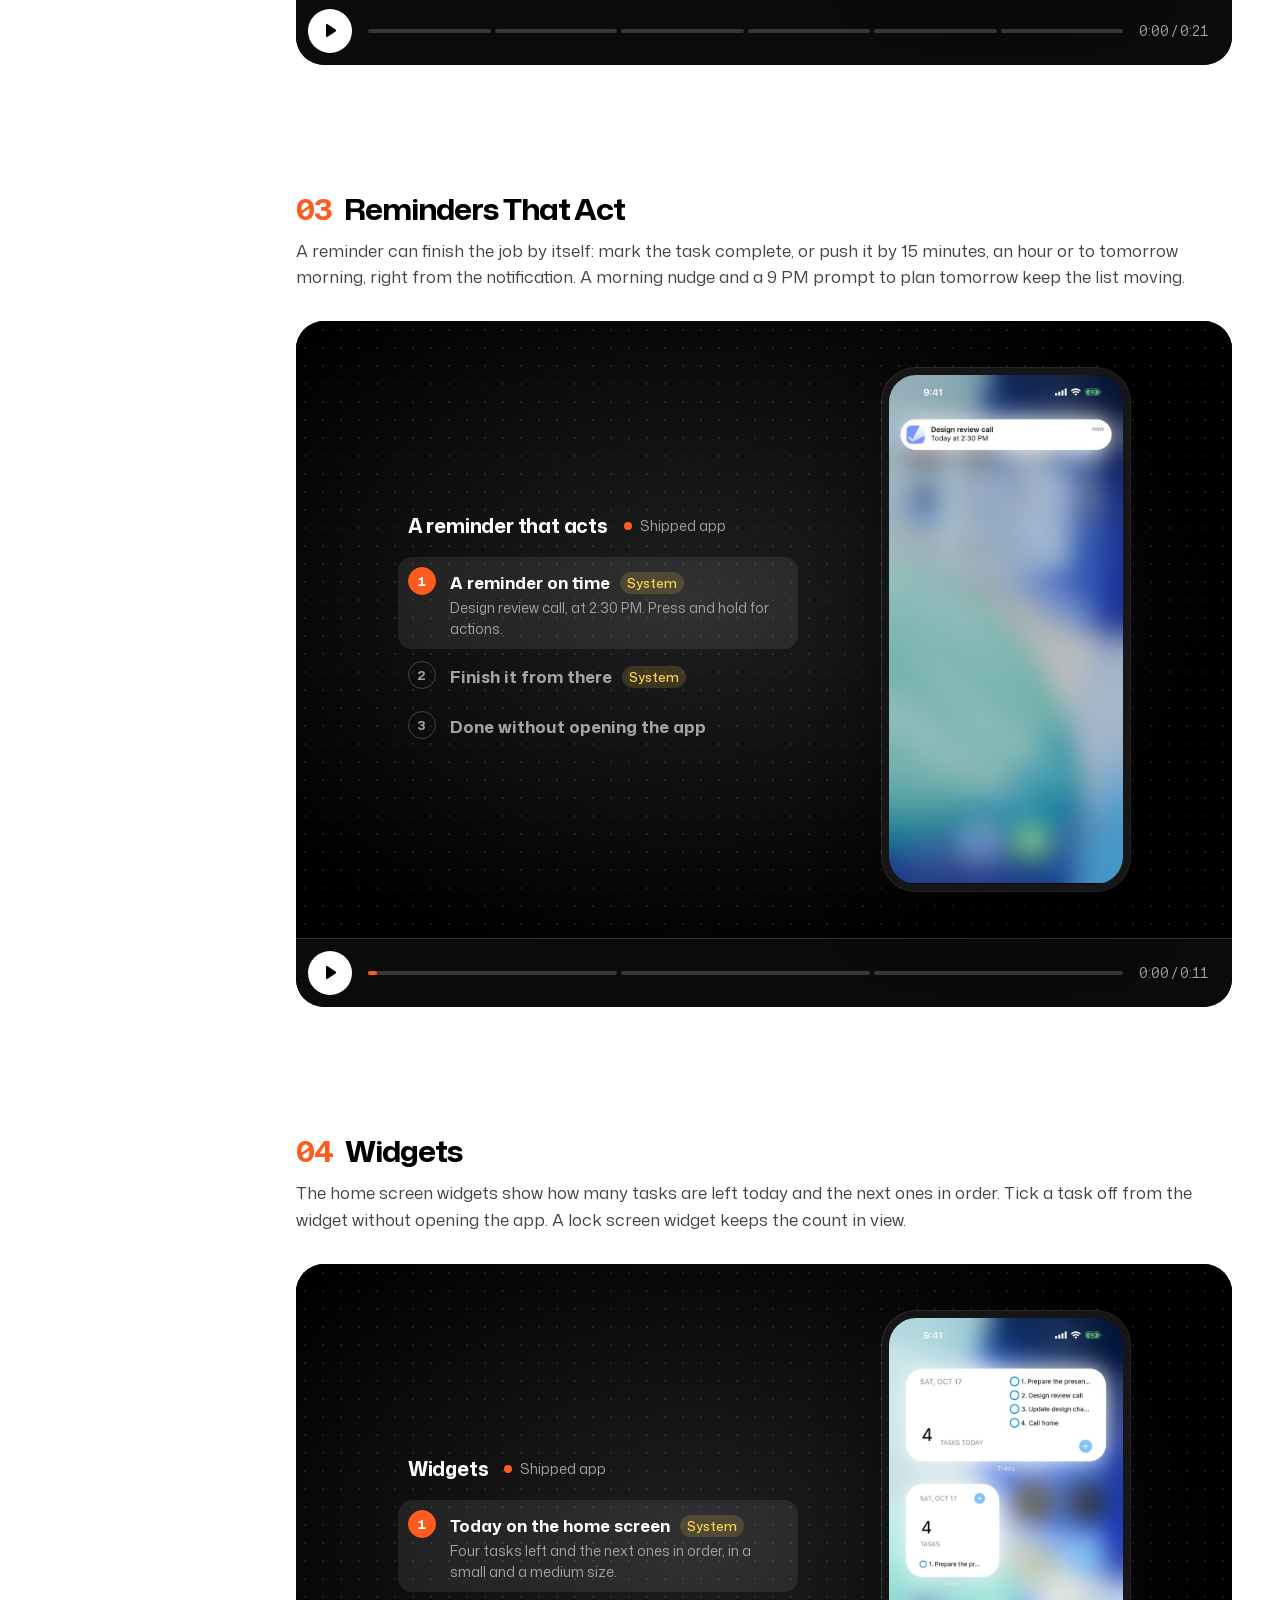
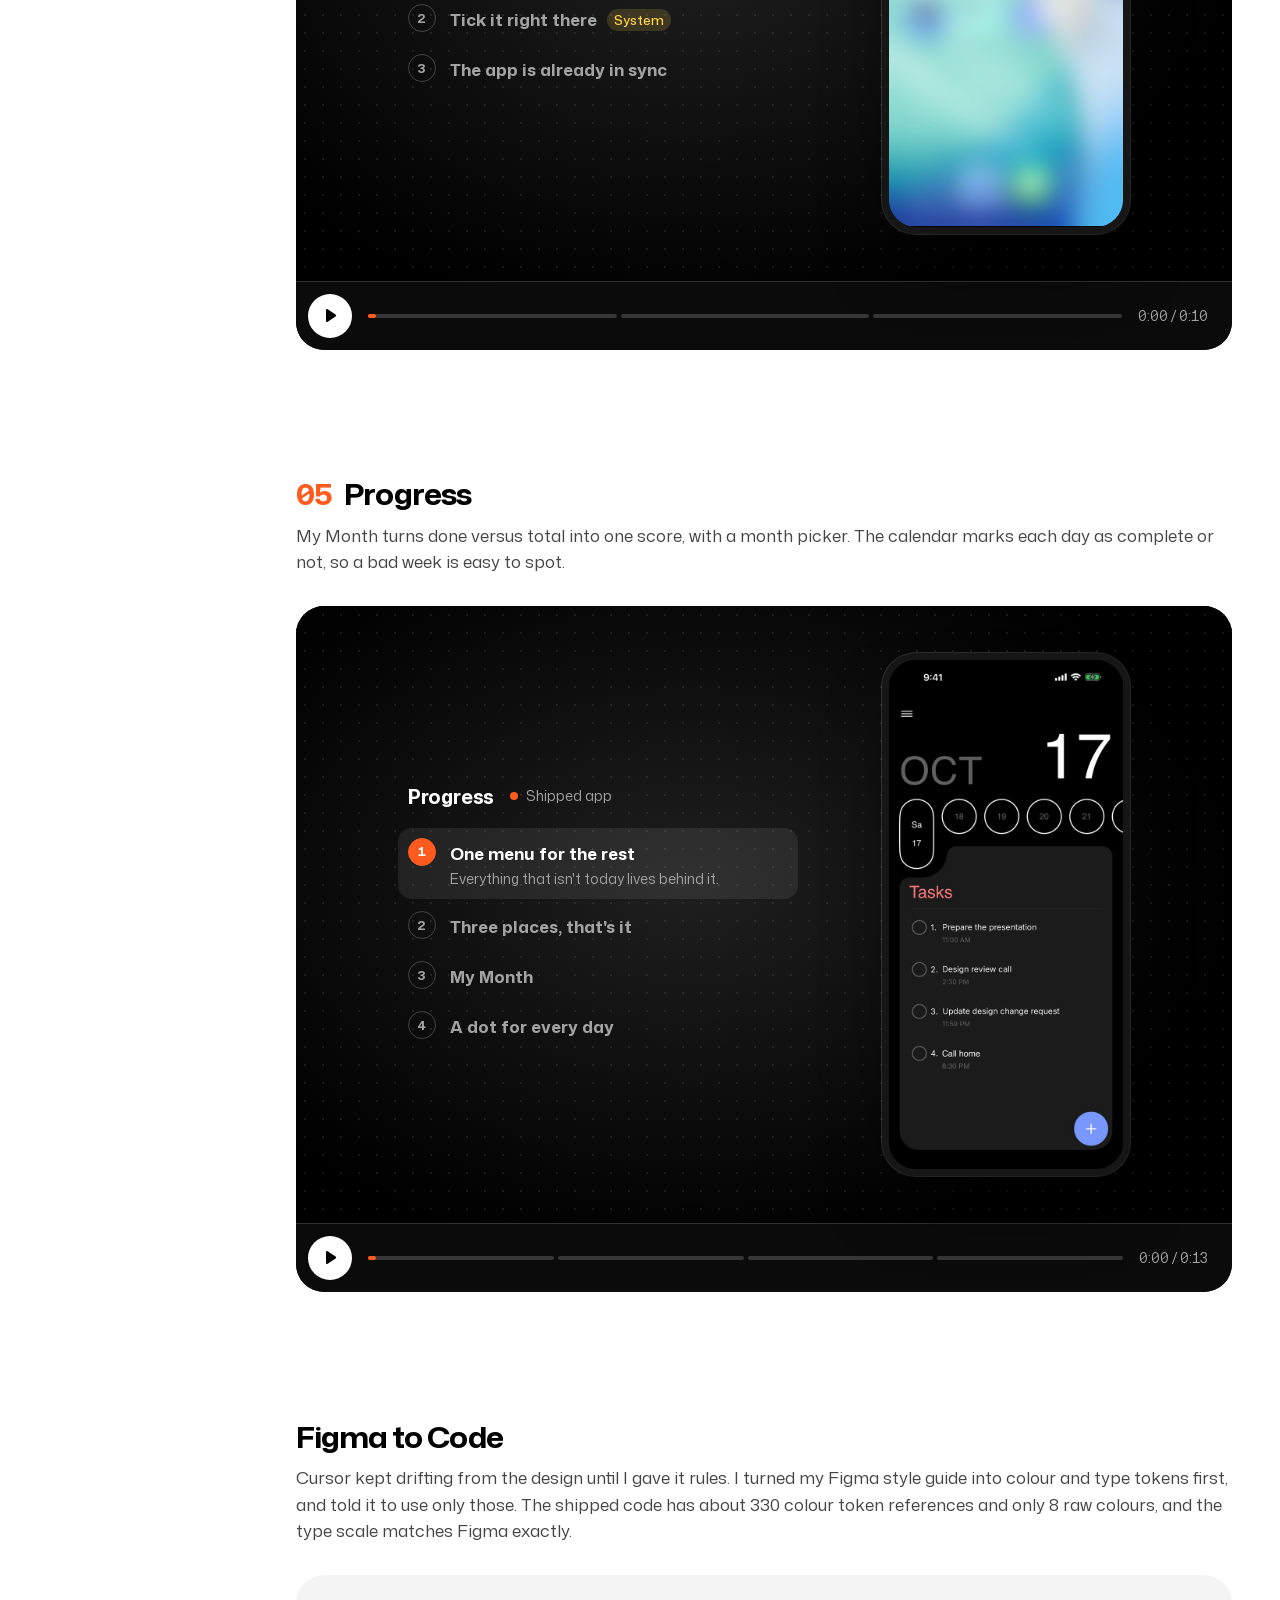
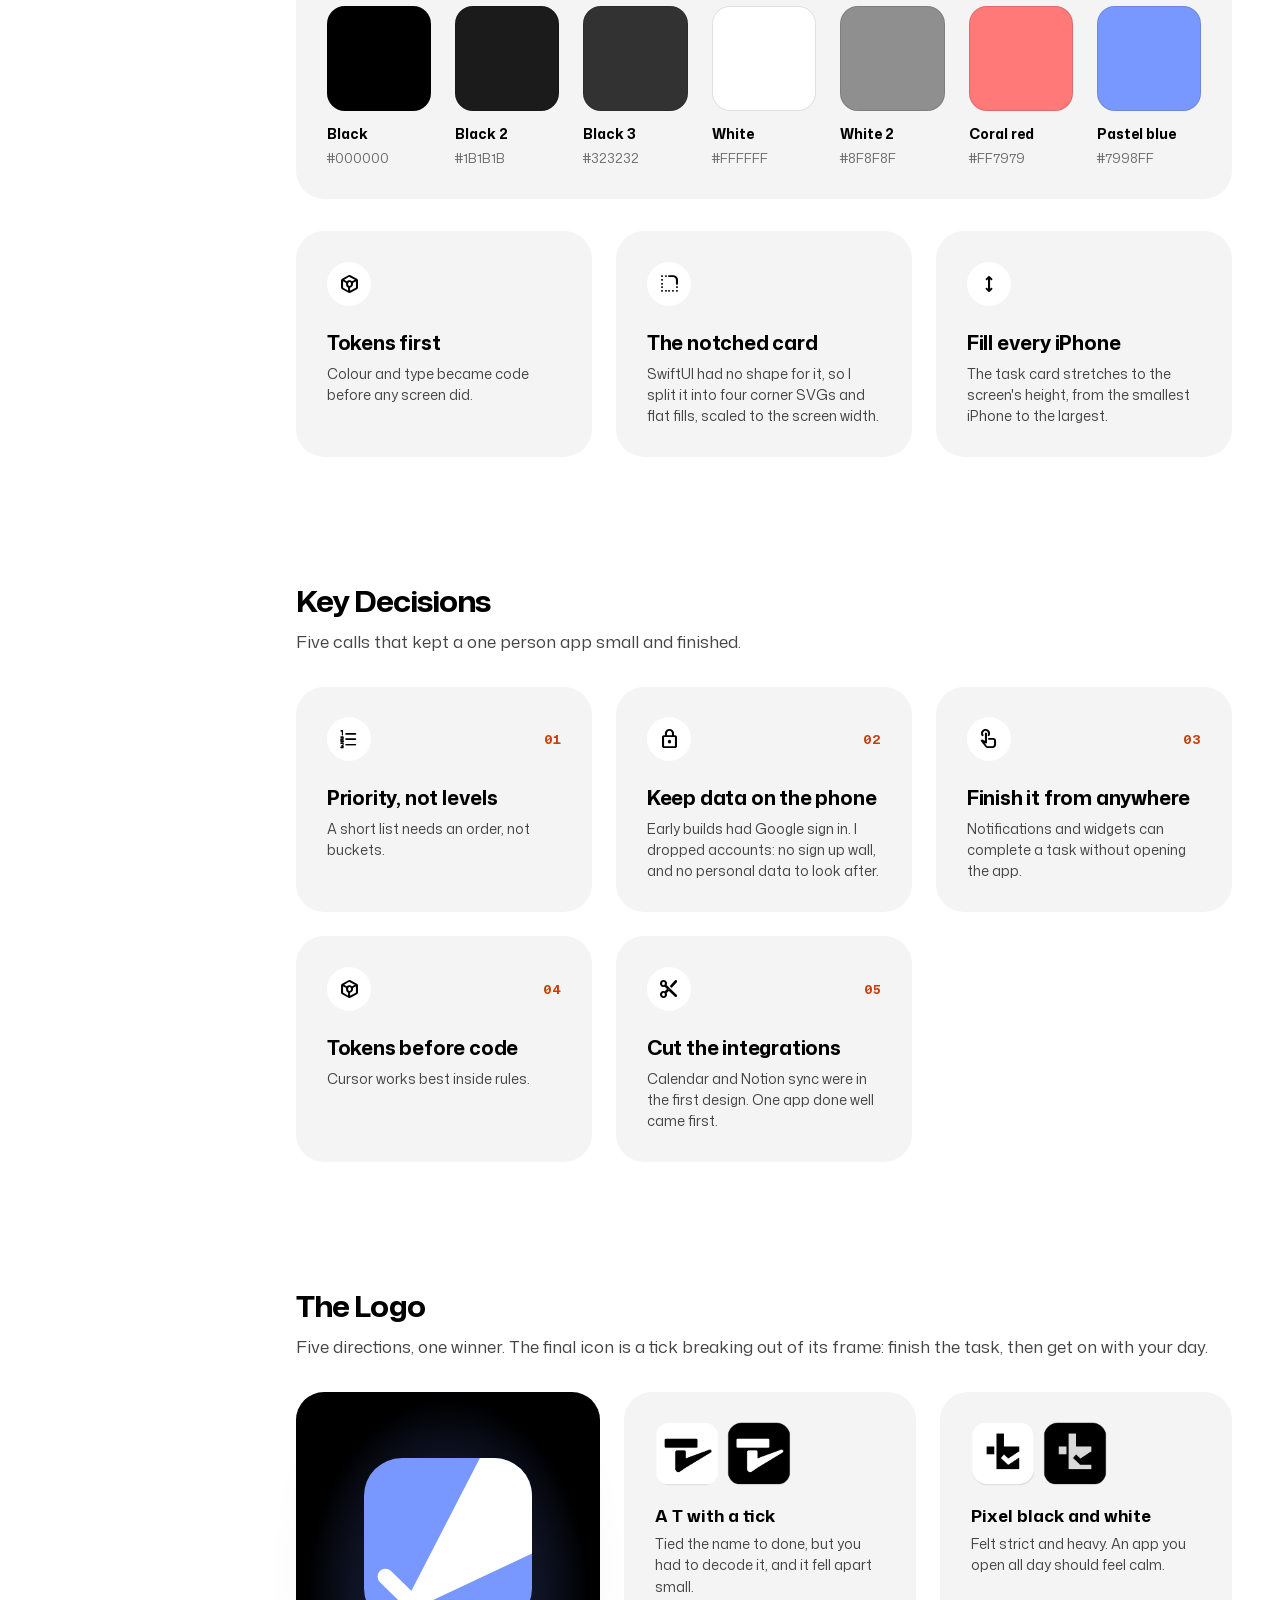
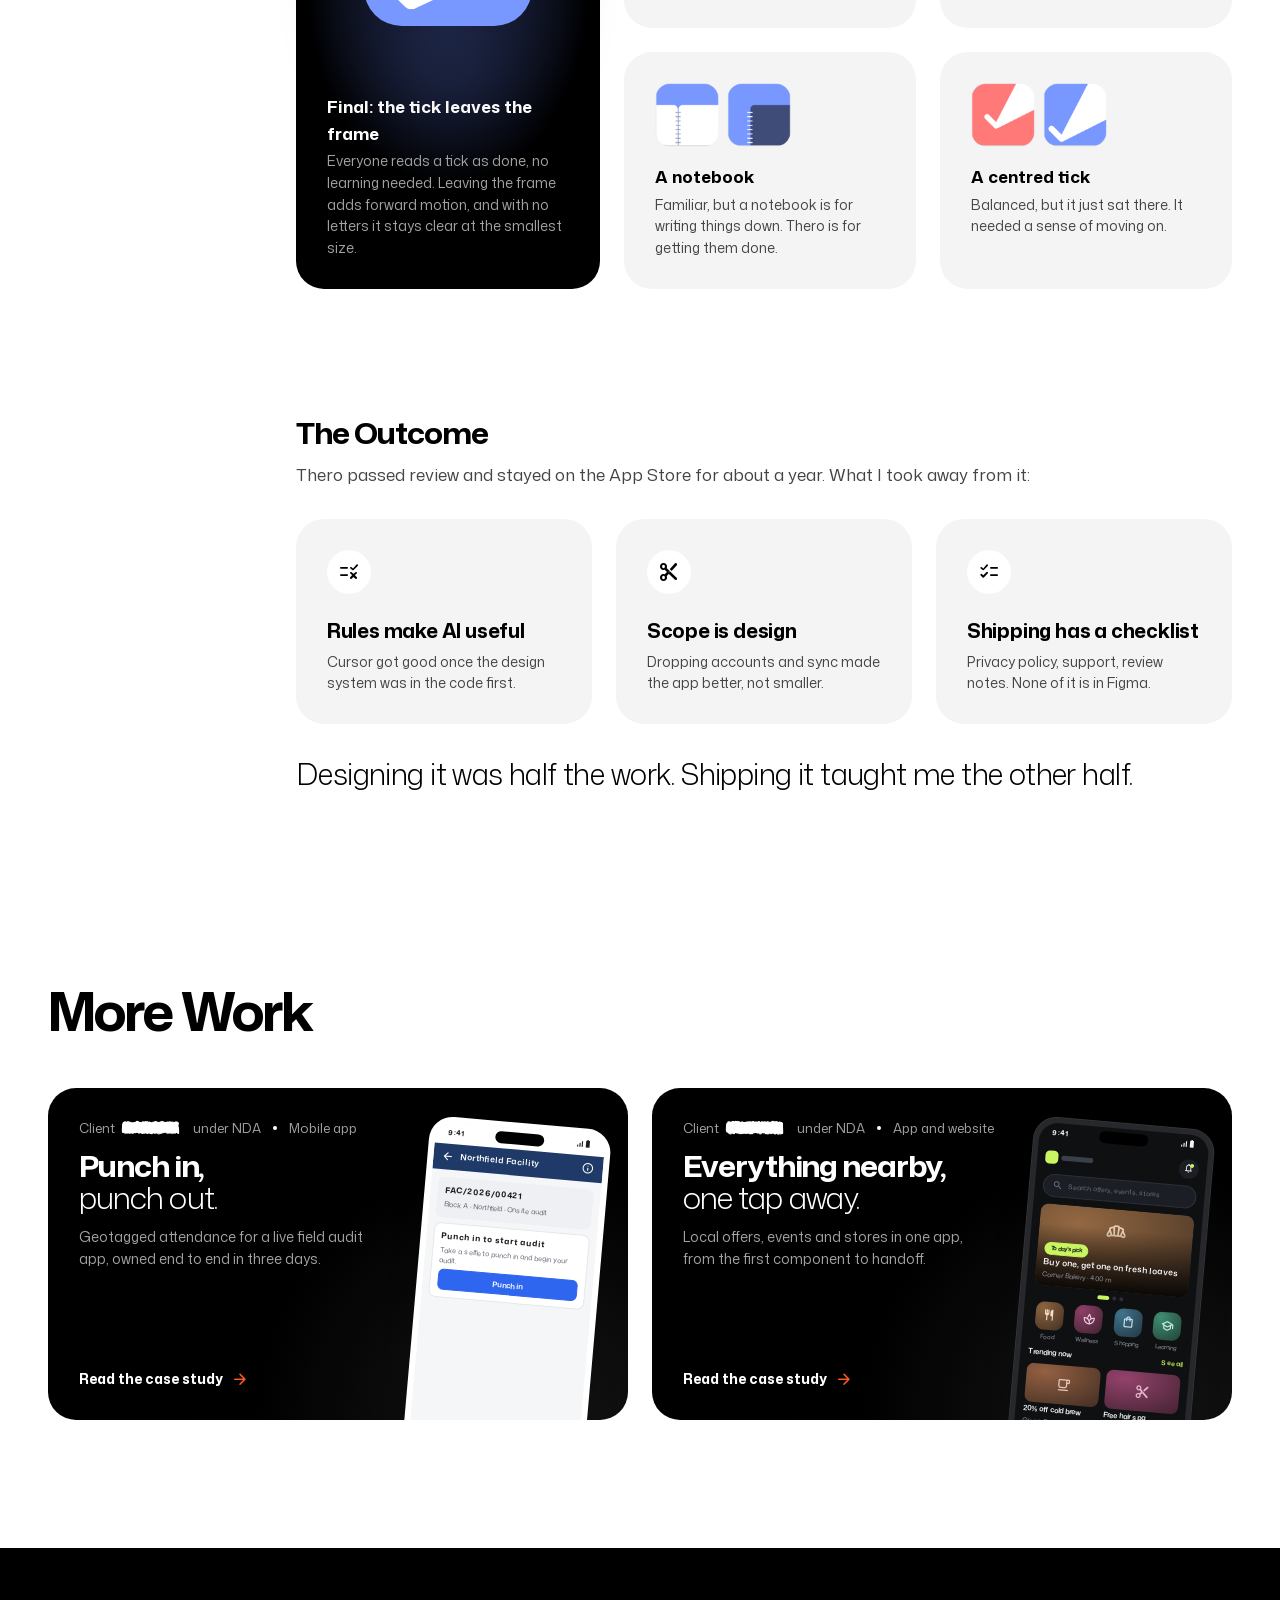
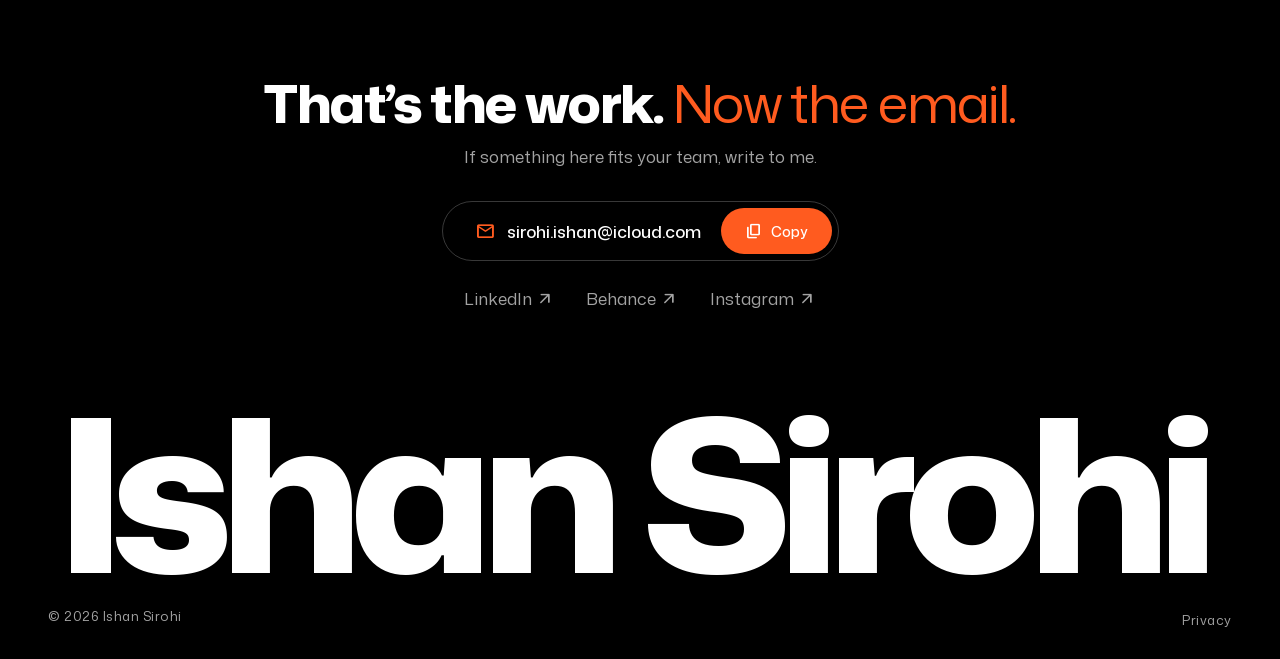
<file: case-thero.html>
<!doctype html>
<html lang="en" class="no-js">
<head>
  <meta charset="utf-8">
  <meta name="viewport" content="width=device-width, initial-scale=1, viewport-fit=cover">
  <title>Thero | iOS To-Do App by Ishan Sirohi</title>
  <meta name="description" content="An iOS to-do app where every task gets its own priority. Ishan Sirohi&#x27;s journey from Figma and SwiftUI to an App Store release.">
  <meta name="referrer" content="strict-origin-when-cross-origin">
  <meta http-equiv="Content-Security-Policy" content="default-src &#x27;self&#x27;; script-src &#x27;self&#x27; &#x27;unsafe-inline&#x27;; style-src &#x27;self&#x27; &#x27;unsafe-inline&#x27;; img-src &#x27;self&#x27; data:; media-src &#x27;self&#x27;; font-src &#x27;self&#x27;; connect-src &#x27;none&#x27;; frame-src &#x27;none&#x27;; object-src &#x27;none&#x27;; base-uri &#x27;self&#x27;; form-action &#x27;none&#x27;; upgrade-insecure-requests">
  <link rel="canonical" href="https://sirohiishan.github.io/case-thero.html">
  <meta property="og:type" content="website">
  <meta property="og:site_name" content="Ishan Sirohi">
  <meta property="og:title" content="Thero | iOS To-Do App by Ishan Sirohi">
  <meta property="og:description" content="An iOS to-do app where every task gets its own priority. Ishan Sirohi&#x27;s journey from Figma and SwiftUI to an App Store release.">
  <meta property="og:url" content="https://sirohiishan.github.io/case-thero.html">
  <meta property="og:image" content="https://sirohiishan.github.io/assets/share/thero.jpg">
  <meta property="og:image:width" content="1200">
  <meta property="og:image:height" content="630">
  <meta property="og:image:alt" content="Thero by Ishan Sirohi, shown as actual desktop and mobile website screenshots inside browser and phone frames.">
  <meta name="twitter:card" content="summary_large_image">
  <meta name="twitter:title" content="Thero | iOS To-Do App by Ishan Sirohi">
  <meta name="twitter:description" content="An iOS to-do app where every task gets its own priority. Ishan Sirohi&#x27;s journey from Figma and SwiftUI to an App Store release.">
  <meta name="twitter:image" content="https://sirohiishan.github.io/assets/share/thero.jpg">
  <meta name="twitter:image:alt" content="Thero by Ishan Sirohi, shown as actual desktop and mobile website screenshots inside browser and phone frames.">
  <meta name="theme-color" content="#FFFFFF">
  <link rel="icon" href="favicon.ico" sizes="any">
  <link rel="icon" type="image/png" href="assets/icons/favicon-32.png" sizes="32x32">
  <link rel="apple-touch-icon" href="assets/icons/apple-touch-icon.png">
  <link rel="stylesheet" href="assets/fonts/fonts.css">
  <link rel="stylesheet" href="css/tokens.css">
  <link rel="stylesheet" href="css/site.css">
</head>
<body>
  <a class="skip" href="#main">Skip to content</a>

  <header class="nav">
    <div class="wrap nav__in">
      <nav aria-label="Main">
        <ul class="nav__links">
          <li><a href="index.html"><span class="ms" aria-hidden="true">home</span><span class="nav__t">Home</span></a></li>
          <li><a href="work.html" aria-current="page"><span class="ms" aria-hidden="true">work</span><span class="nav__t">Work</span></a></li>
          <li><a href="about.html"><span class="ms" aria-hidden="true">person</span><span class="nav__t">About</span></a></li>
          <li><a href="playground.html"><span class="ms" aria-hidden="true">interests</span><span class="nav__t">Playground</span></a></li>
        </ul>
      </nav>
      <div class="nav__right">
        <a class="nav__resume" href="https://drive.google.com/file/d/1lqcYbyqvJZeSwzL8G5n3r5rMKsikmXTS/view?usp=share_link"><span class="ms nav__resume-i" aria-hidden="true">description</span><span class="nav__t">Resume</span><span class="ms nav__resume-a" aria-hidden="true">arrow_outward</span></a>
        <button class="icon-btn nav__menu" type="button" aria-expanded="false" aria-controls="mnav" aria-label="Open menu"><span class="ms" aria-hidden="true">menu</span></button>
      </div>
    </div>
    <div class="mnav" id="mnav" hidden>
      <div class="wrap mnav__in">
        <a class="mnav__link" href="index.html">Home</a>
        <a class="mnav__link" href="work.html" aria-current="page">Work</a>
        <a class="mnav__link" href="about.html">About</a>
        <a class="mnav__link" href="playground.html">Playground</a>
        <div class="mnav__actions">
          <a class="btn btn--primary" href="https://drive.google.com/file/d/1lqcYbyqvJZeSwzL8G5n3r5rMKsikmXTS/view?usp=share_link"><span class="ms" aria-hidden="true">description</span>Resume</a>
          <a class="btn btn--ghost" href="mailto:sirohi.ishan@icloud.com">Get in touch</a>
        </div>
      </div>
    </div>
  </header>

  <main id="main">
    
    <section class="cover cover--thero" data-case-video="assets/video/thero-case.mp4" data-case-poster="assets/video/thero-case-poster.jpg" data-case-caption="Watch the project in 39 seconds">
      <div class="wrap cover__in">
        <div class="cover__text">
          <a class="cover__back" href="work.html"><span class="ms" aria-hidden="true">arrow_back</span>All Work</a>
          <div class="cover__main">
            <h1 class="cover__title">One list, <span class="serif">one clear order.</span></h1>
            <p class="cover__lede">Thero, my own iOS to-do app. I designed it, built it with Cursor and shipped it to the App Store.</p>
          </div>
          <dl class="cover__meta">
            <div class="cover__client"><dt><span class="ms" aria-hidden="true">favorite</span>Project</dt><dd>Personal<small>Mine, start to finish</small></dd></div>
            <div><dt><span class="ms" aria-hidden="true">person</span>Role</dt><dd>Design, build, release</dd></div>
            <div><dt><span class="ms" aria-hidden="true">schedule</span>Built</dt><dd>Sep 2025 to Feb 2026</dd></div>
            <div><dt><span class="ms" aria-hidden="true">smartphone</span>Platform</dt><dd>iOS, SwiftUI</dd></div>
            <div><dt><span class="ms" aria-hidden="true">flag</span>Status</dt><dd><i class="cover__dot cover__dot--off" aria-hidden="true"></i>Shipped, live for a year</dd></div>
          </dl>
        </div>
        <div class="cover__phones" aria-hidden="true">
          <div class="phone phone--shot"><img src="assets/img/thero/thero-priority.jpg" alt=""></div>
          <div class="phone phone--shot"><img src="assets/img/thero/thero-home.jpg" alt=""></div>
          <div class="phone phone--shot"><img src="assets/img/thero/thero-month.jpg" alt=""></div>
        </div>
      </div>
    </section>

    <div class="wrap case-layout">
      <nav class="toc" aria-label="Case study sections">
        <div class="toc__in">
          <a href="#overview">Overview</a><a href="#why">Why I Built It</a><a href="#problem">The Problem</a><a href="#constraints">Constraints</a><a class="toc__parent" href="#solution">The Solution</a><div class="toc__kids"><div><a class="toc__kid" href="#start">Getting Started</a><a class="toc__kid" href="#priority">Priority, Not Levels</a><a class="toc__kid" href="#reminders">Reminders That Act</a><a class="toc__kid" href="#widgets">Widgets</a><a class="toc__kid" href="#progress">Progress</a></div></div><a href="#code">Figma to Code</a><a href="#decisions">Key Decisions</a><a href="#logo">The Logo</a><a href="#outcome">The Outcome</a>
        </div>
        <div class="toc__progress" id="progress-bar"></div>
      </nav>

      <div class="case-main">
        <section class="case-overview" id="overview" aria-labelledby="overview-t">
          <h2 class="h2" id="overview-t">Overview</h2>
          <p class="case-summary">Thero is a to-do app I first made for my own college work. Every task gets its own priority, so the list always answers one question: what do I do next? I designed it in Figma, built it in SwiftUI with Cursor, and took it through App Store review. It stayed live for about a year.</p>
          <p class="case-nda"><span class="ms" aria-hidden="true">smartphone</span><span><strong>Real screens.</strong> This is my own project, so everything here is the shipped app. Only the sample tasks are made up, and the home screen behind reminders and widgets is blurred.</span></p>
        </section>

    
    <section class="story" id="why">
      <div class="story__in">
        <div class="story__text reveal">
          <h2 class="h2">Why I Built It</h2>
          <p>Cursor was new, and I wanted to see how far one designer could take an idea alone: from Figma, to working code, to the App Store. A to-do app was small enough to finish, and something I'd open every day.</p>
        </div>
        <div class="story__media reveal">
          <ul class="tiles tiles--3">
            <li class="tile"><span class="tile__icon"><span class="ms" aria-hidden="true">draw</span></span><strong>Design it</strong><p>Flows, a type scale and colour tokens in Figma.</p></li>
            <li class="tile"><span class="tile__icon"><span class="ms" aria-hidden="true">code</span></span><strong>Build it</strong><p>SwiftUI with Cursor, including widgets and notifications.</p></li>
            <li class="tile"><span class="tile__icon"><span class="ms" aria-hidden="true">rocket_launch</span></span><strong>Ship it</strong><p>App Store review, a privacy policy and a way to reach me.</p></li>
          </ul>
        </div>
      </div>
    </section>

    
    <section class="story" id="problem">
      <div class="story__in">
        <div class="story__text reveal">
          <h2 class="h2">The Problem</h2>
          <p>Most to-do apps ask you to mark each task High, Medium or Low. On a busy day nearly everything is High, so you still have to work out what comes first. Thero gives every task its own number instead, so the list tells you what's next.</p>
        </div>
        <div class="story__media reveal">
          <div class="vs">
            <div class="vs__col vs__col--before">
              <div class="flowmap__title flowmap__title--before"><strong>Most to-do apps</strong><span>Tasks sorted into levels</span></div>
              <ol class="steps">
                <li class="step"><span class="ms" aria-hidden="true">priority_high</span><span>High · Prepare the presentation</span></li>
                <li class="step"><span class="ms" aria-hidden="true">priority_high</span><span>High · Design review call</span></li>
                <li class="step"><span class="ms" aria-hidden="true">priority_high</span><span>High · Update design change request</span></li>
                <li class="step"><span class="ms" aria-hidden="true">remove</span><span>Medium · Call home</span></li>
                <li class="step step--gap"><span class="ms" aria-hidden="true">help</span><span>Three are High. Which one first?</span></li>
              </ol>
            </div>
            <div class="vs__col vs__col--after">
              <div class="flowmap__title flowmap__title--after"><strong>Thero</strong><span>Every task gets its own number</span></div>
              <ol class="steps">
                <li class="step"><span class="ms" aria-hidden="true">counter_1</span><span>Prepare the presentation</span></li>
                <li class="step"><span class="ms" aria-hidden="true">counter_2</span><span>Design review call</span></li>
                <li class="step"><span class="ms" aria-hidden="true">counter_3</span><span>Update design change request</span></li>
                <li class="step"><span class="ms" aria-hidden="true">counter_4</span><span>Call home</span></li>
                <li class="step step--answer"><span class="ms" aria-hidden="true">arrow_downward</span><span>No guessing. Start at 1 and work down.</span></li>
              </ol>
            </div>
          </div>
        </div>
      </div>
    </section>

    
    <section class="story" id="constraints">
      <div class="story__in">
        <div class="story__text reveal">
          <h2 class="h2">Constraints</h2>
          <p>No team, no deadline, and a lot I hadn't done before.</p>
        </div>
        <div class="story__media reveal">
          <ul class="tiles tiles--3">
            <li class="tile"><span class="tile__icon"><span class="ms" aria-hidden="true">person</span></span><strong>Just me</strong><p>Design, code and release, so every extra feature was mine to build and keep working.</p></li>
            <li class="tile"><span class="tile__icon"><span class="ms" aria-hidden="true">school</span></span><strong>New to Swift</strong><p>Cursor wrote the code. My job was to judge it and keep it on the design.</p></li>
            <li class="tile"><span class="tile__icon"><span class="ms" aria-hidden="true">policy</span></span><strong>App Store rules</strong><p>A privacy policy, a support contact, and account deletion for any app with accounts.</p></li>
          </ul>
        </div>
      </div>
    </section>

    
    <section class="story story--part" id="solution">
      <div class="story__in">
        <div class="story__text reveal">
          <h2 class="h2">The Solution</h2>
          <p>The app in the order you meet it: getting started, priorities, reminders, widgets and progress. Each part plays as a short walkthrough of the real app.</p>
        </div>
      </div>
    </section>

    <section class="story story--sub" id="start">
      <div class="story__in">
        <div class="story__text reveal">
          <h3 class="h2 part-title"><span class="part-title__n">01</span>Getting Started</h3>
          <p>No account and no sign up. Three promises up front, a name that never leaves the phone, then a short tutorial that points at each control. It can be replayed from Settings.</p>
        </div>
        <div class="story__media reveal">
          <figure class="walk" data-kit="thero" data-title="Getting started" data-note="Shipped app" aria-label="Walkthrough of the first launch: get started, name, tutorial and the empty list">
            <script type="application/json">{"scenes":[
              {"s": "start", "t": "Three promises up front", "d": "Priority, widgets and progress. Then straight in, no account.", "tap": "[data-k=go]", "ms": 3600},
              {"s": "name", "t": "A name, if you like", "d": "Optional, and stored only on this device.", "tap": "[data-k=go]"},
              {"s": "tutAdd", "t": "Learn by doing", "d": "Eight coach marks, one control at a time, starting with the add button.", "tap": "[data-k=go]"},
              {"s": "tutRank", "t": "The one rule", "d": "Priority 1 comes first. The list sorts itself.", "tap": "[data-k=go]", "ms": 3800},
              {"s": "empty", "t": "Ready for the day", "d": "An empty list and one obvious button.", "ms": 3000}
            ]}</script>
          </figure>
        </div>
      </div>
    </section>

    <section class="story story--sub" id="priority">
      <div class="story__in">
        <div class="story__text reveal">
          <h3 class="h2 part-title"><span class="part-title__n">02</span>Priority, Not Levels</h3>
          <p>Every open task has its own priority, and priority 1 comes first. Give a new task priority 3 and everything from 3 down moves one place. A priority can't go past the count of open tasks plus one, so there are never gaps or ties. Finished tasks drop below the open ones.</p>
        </div>
        <div class="story__media reveal">
          <figure class="walk" data-kit="thero" data-title="Prioritising a new task" data-note="Shipped app" aria-label="Walkthrough of adding a task at priority 3 and ticking one off">
            <script type="application/json">{"scenes":[
              {"s": "home3", "t": "Today, in order", "d": "Three tasks, priority 1 to 3. The list sorts by priority, then time, then name.", "tap": "[data-k=add]", "ms": 3600},
              {"s": "pick", "t": "Pick a priority", "d": "A wheel, not High, Medium or Low. This one goes in at 3.", "tap": "[data-k=done]", "ms": 3600},
              {"s": "chips", "t": "Chips, not forms", "d": "Date, time and priority sit under the field, each removable with one tap.", "tap": "[data-k=save]", "ms": 3600},
              {"s": "home4", "t": "Everything below moves down", "d": "The new task takes 3 and Call home shifts to 4. No ties, no gaps.", "tap": "[data-k=row1]", "ms": 4200},
              {"s": "tick", "t": "Tick it off", "d": "The check turns blue for a moment, so a slip of the thumb can be caught.", "ms": 2600},
              {"s": "ticked", "t": "Done drops to the bottom", "d": "Struck through, under the open tasks. The rest move up a place.", "ms": 3800}
            ]}</script>
          </figure>
        </div>
      </div>
    </section>

    <section class="story story--sub" id="reminders">
      <div class="story__in">
        <div class="story__text reveal">
          <h3 class="h2 part-title"><span class="part-title__n">03</span>Reminders That Act</h3>
          <p>A reminder can finish the job by itself: mark the task complete, or push it by 15 minutes, an hour or to tomorrow morning, right from the notification. A morning nudge and a 9 PM prompt to plan tomorrow keep the list moving.</p>
        </div>
        <div class="story__media reveal">
          <figure class="walk" data-kit="thero" data-title="A reminder that acts" data-note="Shipped app" aria-label="Walkthrough of a reminder: the banner, its actions, and the task marked done">
            <script type="application/json">{"scenes":[
              {"s": "notify", "sys": true, "fx": "fade", "t": "A reminder on time", "d": "Design review call, at 2:30 PM. Press and hold for actions.", "tap": "[data-k=banner]", "ms": 3400},
              {"s": "notifyMenu", "sys": true, "fx": "fade", "t": "Finish it from there", "d": "Mark it complete, or push it by 15 minutes, an hour or to tomorrow morning.", "tap": "[data-k=complete]", "ms": 4000},
              {"s": "notified", "t": "Done without opening the app", "d": "Back in the list, the call already sits under the open tasks.", "ms": 3800}
            ]}</script>
          </figure>
        </div>
      </div>
    </section>

    <section class="story story--sub" id="widgets">
      <div class="story__in">
        <div class="story__text reveal">
          <h3 class="h2 part-title"><span class="part-title__n">04</span>Widgets</h3>
          <p>The home screen widgets show how many tasks are left today and the next ones in order. Tick a task off from the widget without opening the app. A lock screen widget keeps the count in view.</p>
        </div>
        <div class="story__media reveal">
          <figure class="walk" data-kit="thero" data-title="Widgets" data-note="Shipped app" aria-label="Walkthrough of the home screen widgets and ticking a task from them">
            <script type="application/json">{"scenes":[
              {"s": "widgets", "sys": true, "fx": "fade", "t": "Today on the home screen", "d": "Four tasks left and the next ones in order, in a small and a medium size.", "tap": "[data-k=tick]", "ms": 3800},
              {"s": "widgetsTick", "sys": true, "fx": "fade", "t": "Tick it right there", "d": "The widget is interactive, so a task can be finished in place.", "ms": 3000},
              {"s": "ticked", "t": "The app is already in sync", "d": "Open Thero and the task sits under the open ones.", "ms": 3600}
            ]}</script>
          </figure>
        </div>
      </div>
    </section>

    <section class="story story--sub" id="progress">
      <div class="story__in">
        <div class="story__text reveal">
          <h3 class="h2 part-title"><span class="part-title__n">05</span>Progress</h3>
          <p>My Month turns done versus total into one score, with a month picker. The calendar marks each day as complete or not, so a bad week is easy to spot.</p>
        </div>
        <div class="story__media reveal">
          <figure class="walk" data-kit="thero" data-title="Progress" data-note="Shipped app" aria-label="Walkthrough of the menu, My Month and the calendar">
            <script type="application/json">{"scenes":[
              {"s": "home4", "t": "One menu for the rest", "d": "Everything that isn't today lives behind it.", "tap": "[data-k=menu]", "ms": 3000},
              {"s": "menu", "t": "Three places, that's it", "d": "My Month, My Tasks and Settings.", "tap": "[data-k=month]", "ms": 3200},
              {"s": "month", "t": "My Month", "d": "Done versus total as one score, plus total, done and in progress.", "ms": 3800},
              {"s": "calendar", "t": "A dot for every day", "d": "Complete or not, so a bad week is easy to spot.", "ms": 3800}
            ]}</script>
          </figure>
        </div>
      </div>
    </section>

    
    <section class="story" id="code">
      <div class="story__in">
        <div class="story__text reveal">
          <h2 class="h2">Figma to Code</h2>
          <p>Cursor kept drifting from the design until I gave it rules. I turned my Figma style guide into colour and type tokens first, and told it to use only those. The shipped code has about 330 colour token references and only 8 raw colours, and the type scale matches Figma exactly.</p>
        </div>
        <div class="story__media reveal">
          <ul class="tswatches" aria-label="Thero colour tokens">
            <li><i style="background:var(--thero-black)"></i><strong>Black</strong><span>#000000</span></li>
            <li><i style="background:var(--thero-black-2)"></i><strong>Black 2</strong><span>#1B1B1B</span></li>
            <li><i style="background:var(--thero-black-3)"></i><strong>Black 3</strong><span>#323232</span></li>
            <li><i style="background:var(--thero-white)"></i><strong>White</strong><span>#FFFFFF</span></li>
            <li><i style="background:var(--thero-white-2)"></i><strong>White 2</strong><span>#8F8F8F</span></li>
            <li><i style="background:var(--thero-coral)"></i><strong>Coral red</strong><span>#FF7979</span></li>
            <li><i style="background:var(--thero-blue)"></i><strong>Pastel blue</strong><span>#7998FF</span></li>
          </ul>
        </div>
        <div class="story__media reveal">
          <ul class="tiles tiles--3">
            <li class="tile"><span class="tile__icon"><span class="ms" aria-hidden="true">token</span></span><strong>Tokens first</strong><p>Colour and type became code before any screen did.</p></li>
            <li class="tile"><span class="tile__icon"><span class="ms" aria-hidden="true">rounded_corner</span></span><strong>The notched card</strong><p>SwiftUI had no shape for it, so I split it into four corner SVGs and flat fills, scaled to the screen width.</p></li>
            <li class="tile"><span class="tile__icon"><span class="ms" aria-hidden="true">height</span></span><strong>Fill every iPhone</strong><p>The task card stretches to the screen's height, from the smallest iPhone to the largest.</p></li>
          </ul>
        </div>
      </div>
    </section>

    
    <section class="story" id="decisions">
      <div class="story__in">
        <div class="story__text reveal">
          <h2 class="h2">Key Decisions</h2>
          <p>Five calls that kept a one person app small and finished.</p>
        </div>
        <div class="story__media">
          <ol class="calls">
            <li class="call reveal" style="--i:0"><div class="call__top"><span class="tile__icon"><span class="ms" aria-hidden="true">format_list_numbered</span></span><span class="call__n">01</span></div><strong>Priority, not levels</strong><p>A short list needs an order, not buckets.</p></li>
            <li class="call reveal" style="--i:1"><div class="call__top"><span class="tile__icon"><span class="ms" aria-hidden="true">lock</span></span><span class="call__n">02</span></div><strong>Keep data on the phone</strong><p>Early builds had Google sign in. I dropped accounts: no sign up wall, and no personal data to look after.</p></li>
            <li class="call reveal" style="--i:2"><div class="call__top"><span class="tile__icon"><span class="ms" aria-hidden="true">touch_app</span></span><span class="call__n">03</span></div><strong>Finish it from anywhere</strong><p>Notifications and widgets can complete a task without opening the app.</p></li>
            <li class="call reveal" style="--i:3"><div class="call__top"><span class="tile__icon"><span class="ms" aria-hidden="true">token</span></span><span class="call__n">04</span></div><strong>Tokens before code</strong><p>Cursor works best inside rules.</p></li>
            <li class="call reveal" style="--i:4"><div class="call__top"><span class="tile__icon"><span class="ms" aria-hidden="true">content_cut</span></span><span class="call__n">05</span></div><strong>Cut the integrations</strong><p>Calendar and Notion sync were in the first design. One app done well came first.</p></li>
          </ol>
        </div>
      </div>
    </section>

    
    <section class="story" id="logo">
      <div class="story__in">
        <div class="story__text reveal">
          <h2 class="h2">The Logo</h2>
          <p>Five directions, one winner. The final icon is a tick breaking out of its frame: finish the task, then get on with your day.</p>
        </div>
        <div class="story__media reveal">
          <div class="logos">
            <figure class="logos__final"><img src="assets/img/thero/logo-final.svg" alt="Final Thero icon: a white check mark breaking out of a pastel blue square" loading="lazy"><figcaption><strong>Final: the tick leaves the frame</strong><p>Everyone reads a tick as done, no learning needed. Leaving the frame adds forward motion, and with no letters it stays clear at the smallest size.</p></figcaption></figure>
            <ul class="logos__tried">
              <li><div class="logos__pair"><img src="assets/img/thero/logo-t-1.png" alt="T and check mark concept, light and dark" loading="lazy"><img src="assets/img/thero/logo-t-2.png" alt="" loading="lazy"></div><strong>A T with a tick</strong><p>Tied the name to done, but you had to decode it, and it fell apart small.</p></li>
              <li><div class="logos__pair"><img src="assets/img/thero/logo-pixel-1.png" alt="Blocky black and white concept, light and dark" loading="lazy"><img src="assets/img/thero/logo-pixel-2.png" alt="" loading="lazy"></div><strong>Pixel black and white</strong><p>Felt strict and heavy. An app you open all day should feel calm.</p></li>
              <li><div class="logos__pair"><img src="assets/img/thero/logo-notebook-1.png" alt="Notebook concept, light and dark" loading="lazy"><img src="assets/img/thero/logo-notebook-2.png" alt="" loading="lazy"></div><strong>A notebook</strong><p>Familiar, but a notebook is for writing things down. Thero is for getting them done.</p></li>
              <li><div class="logos__pair"><img src="assets/img/thero/logo-centred-1.png" alt="Centred check mark concept in coral and blue" loading="lazy"><img src="assets/img/thero/logo-centred-2.png" alt="" loading="lazy"></div><strong>A centred tick</strong><p>Balanced, but it just sat there. It needed a sense of moving on.</p></li>
            </ul>
          </div>
        </div>
      </div>
    </section>

    
    <section class="story" id="outcome">
      <div class="story__in">
        <div class="story__text reveal">
          <h2 class="h2">The Outcome</h2>
          <p>Thero passed review and stayed on the App Store for about a year. What I took away from it:</p>
        </div>
        <div class="story__media reveal">
          <ul class="tiles tiles--3">
            <li class="tile"><span class="tile__icon"><span class="ms" aria-hidden="true">rule</span></span><strong>Rules make AI useful</strong><p>Cursor got good once the design system was in the code first.</p></li>
            <li class="tile"><span class="tile__icon"><span class="ms" aria-hidden="true">content_cut</span></span><strong>Scope is design</strong><p>Dropping accounts and sync made the app better, not smaller.</p></li>
            <li class="tile"><span class="tile__icon"><span class="ms" aria-hidden="true">checklist</span></span><strong>Shipping has a checklist</strong><p>Privacy policy, support, review notes. None of it is in Figma.</p></li>
          </ul>
          <p class="story__close">Designing it was half the work. Shipping it taught me the other half.</p>
        </div>
      </div>
    </section>

      </div>
    </div>

    <section class="more" aria-labelledby="more-t">
      <div class="wrap">
        <h2 class="h2" id="more-t">More Work</h2>
        <div class="more__grid">
          <a class="mcard wcard--attendance" href="case-attendance.html">
            <div class="mcard__text">
              <p class="wcard__client"><span>Client <span class="redact" style="--w:4.4em"></span> under NDA</span><span>Mobile app</span><span>3 days</span></p>
              <h3 class="mcard__title">Punch in, <span class="serif">punch out.</span></h3>
              <p class="mcard__desc">Geotagged attendance for a live field audit app, owned end to end in three days.</p>
              <span class="mcard__cta">Read the case study<span class="ms" aria-hidden="true">arrow_forward</span></span>
            </div>
            <div class="mcard__peek" aria-hidden="true"><div class="phone" data-screen="punch-in"></div></div>
          </a>
          <a class="mcard wcard--neighbourhood" href="case-neighbourhood.html">
            <div class="mcard__text">
              <p class="wcard__client"><span>Client <span class="redact" style="--w:4.4em"></span> under NDA</span><span>App and website</span><span>6 weeks</span></p>
              <h3 class="mcard__title">Everything nearby, <span class="serif">one tap away.</span></h3>
              <p class="mcard__desc">Local offers, events and stores in one app, from the first component to handoff.</p>
              <span class="mcard__cta">Read the case study<span class="ms" aria-hidden="true">arrow_forward</span></span>
            </div>
            <div class="mcard__peek" aria-hidden="true"><div class="phone phone--night" data-nb="home"></div></div>
          </a>
        </div>
      </div>
    </section>
  </main>

  <footer class="footer" id="contact">
    <div class="wrap">
      <div class="footer__in">
        <p class="footer__cta">That’s the work. <span class="serif">Now the email.</span></p>
        <p class="footer__sub">If something here fits your team, write to me.</p>
        <div class="footer__actions">
          <div class="fmailbox">
            <a class="fmailbox__link" href="mailto:sirohi.ishan@icloud.com"><span class="ms" aria-hidden="true">mail</span>sirohi.ishan@icloud.com</a>
            <button class="fmailbox__copy" type="button" data-copy="sirohi.ishan@icloud.com"><span class="ms" aria-hidden="true">content_copy</span>Copy</button>
          </div>
        </div>
        <nav class="footer__links" aria-label="Elsewhere">
          <a href="https://linkedin.com/in/ishansirohi" target="_blank" rel="noopener">LinkedIn<span class="ms" aria-hidden="true">arrow_outward</span></a>
          <a href="https://www.behance.net/ishansirohi" target="_blank" rel="noopener">Behance<span class="ms" aria-hidden="true">arrow_outward</span></a>
          <a href="https://www.instagram.com/sirohiishan/" target="_blank" rel="noopener">Instagram<span class="ms" aria-hidden="true">arrow_outward</span></a>
        </nav>
      </div>
      <p class="footer__mark reveal" aria-hidden="true"><span style="--i:0">I</span><span style="--i:1">s</span><span style="--i:2">h</span><span style="--i:3">a</span><span style="--i:4">n</span><span style="--i:5">&nbsp;</span><span style="--i:6">S</span><span style="--i:7">i</span><span style="--i:8">r</span><span style="--i:9">o</span><span style="--i:10">h</span><span style="--i:11">i</span></p>
      <div class="footer__base">
        <span>© <span data-year>2026</span> Ishan Sirohi</span>
        <a href="privacy.html">Privacy</a>
      </div>
    </div>
  </footer>

  <script src="js/site.js"></script>
  <script src="js/screens-local.js"></script>
  <script src="js/screens.js"></script>
  <script src="js/screens-thero.js"></script>
  <script src="js/walkthrough.js"></script>
  <script>(function() {
    const links = [ ...document.querySelectorAll(".toc a") ];
    const targets = links.map(a => document.querySelector(a.getAttribute("href")));
    const bar = document.getElementById("progress-bar");
    let last = -2;
    function onScroll() {
        const h = document.documentElement;
        bar.style.setProperty("--p", h.scrollTop / (h.scrollHeight - h.clientHeight));
        let cur = -1;
        targets.forEach((t, i) => {
            const r = (t.querySelector("h2, h3") || t).getBoundingClientRect();
            if (r.top < window.innerHeight * .35) cur = i;
        });
        links.forEach((a, i) => a.classList.toggle("is-on", i === cur));
        const inSol = cur >= 0 && (links[cur].classList.contains("toc__parent") || links[cur].classList.contains("toc__kid"));
        document.querySelector(".toc").classList.toggle("sol-open", inSol);
        if (inSol) document.querySelector(".toc__parent").classList.add("is-on");
        if (cur >= 0 && cur !== last) {
            const a = links[cur];
            const scroller = a.closest(".toc__in");
            if (scroller && getComputedStyle(scroller).overflowX !== "visible") {
                const target = a.closest(".toc__kids") ? document.querySelector(".toc__parent") || a : a;
                const inset = parseFloat(getComputedStyle(scroller).getPropertyValue("--s-4")) || 0;
                scroller.scrollTo({
                    left: Math.max(0, scroller.scrollLeft + target.getBoundingClientRect().left - scroller.getBoundingClientRect().left - inset),
                    behavior: matchMedia("(prefers-reduced-motion: reduce)").matches ? "auto" : "smooth"
                });
            }
        }
        last = cur;
    }
    let raf;
    window.addEventListener("scroll", () => {
        cancelAnimationFrame(raf);
        raf = requestAnimationFrame(onScroll);
    }, {
        passive: true
    });
    onScroll();
})();</script>
</body>
</html>
</file>
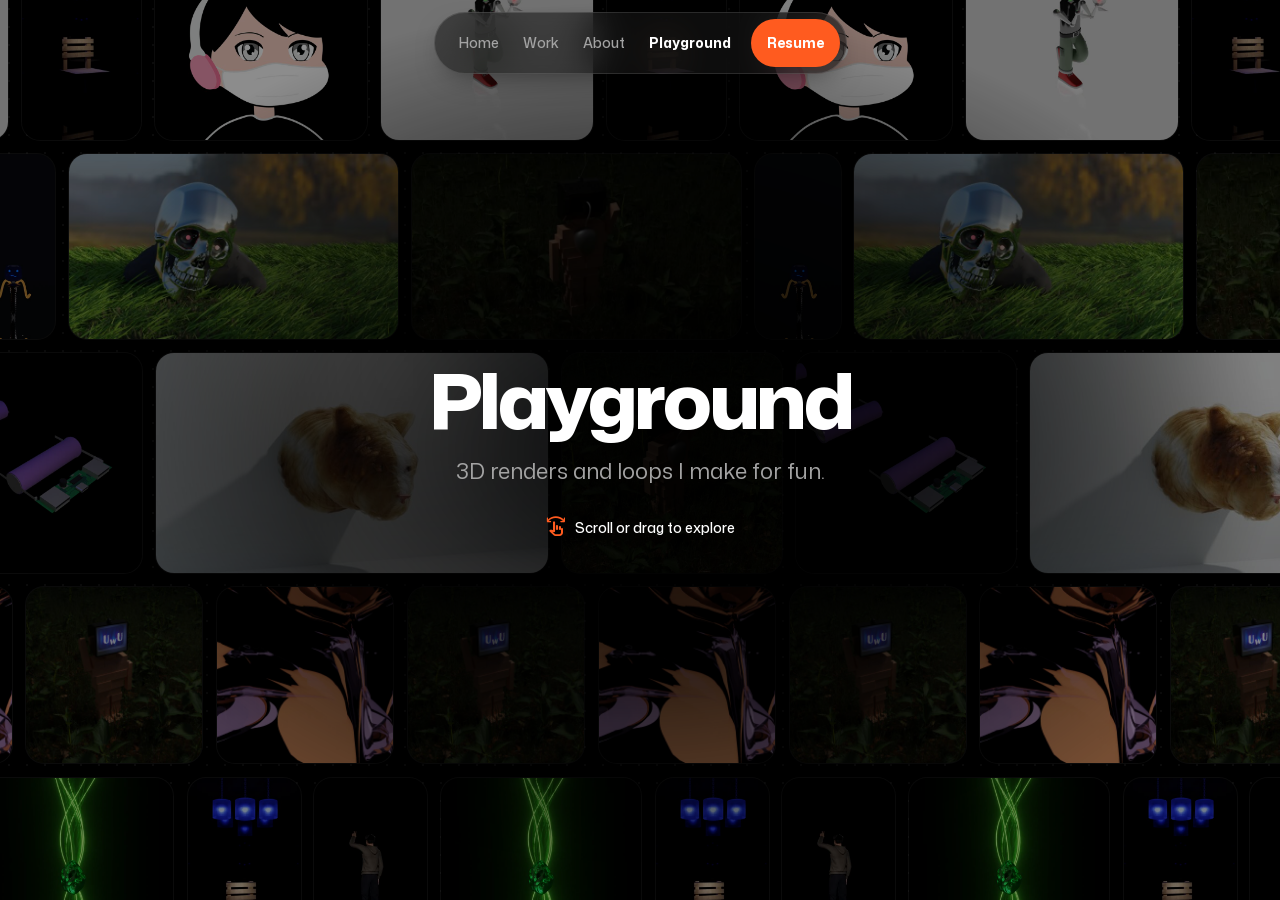
<file: playground.html>
<!doctype html>
<html lang="en" class="no-js">
<head>
  <meta charset="utf-8">
  <meta name="viewport" content="width=device-width, initial-scale=1, viewport-fit=cover">
  <title>Playground | 3D &amp; Motion by Ishan Sirohi</title>
  <meta name="description" content="A collection of 3D renders, characters and silent animation loops by Ishan Sirohi. Personal experiments made for the fun of it.">
  <meta name="referrer" content="strict-origin-when-cross-origin">
  <meta http-equiv="Content-Security-Policy" content="default-src &#x27;self&#x27;; script-src &#x27;self&#x27; &#x27;unsafe-inline&#x27;; style-src &#x27;self&#x27; &#x27;unsafe-inline&#x27;; img-src &#x27;self&#x27; data:; media-src &#x27;self&#x27;; font-src &#x27;self&#x27;; connect-src &#x27;none&#x27;; frame-src &#x27;none&#x27;; object-src &#x27;none&#x27;; base-uri &#x27;self&#x27;; form-action &#x27;none&#x27;; upgrade-insecure-requests">
  <link rel="canonical" href="https://sirohiishan.github.io/playground.html">
  <meta property="og:type" content="website">
  <meta property="og:site_name" content="Ishan Sirohi">
  <meta property="og:title" content="Playground | 3D &amp; Motion by Ishan Sirohi">
  <meta property="og:description" content="A collection of 3D renders, characters and silent animation loops by Ishan Sirohi. Personal experiments made for the fun of it.">
  <meta property="og:url" content="https://sirohiishan.github.io/playground.html">
  <meta property="og:image" content="https://sirohiishan.github.io/assets/share/playground.jpg">
  <meta property="og:image:width" content="1200">
  <meta property="og:image:height" content="630">
  <meta property="og:image:alt" content="Playground by Ishan Sirohi, shown as actual desktop and mobile website screenshots inside browser and phone frames.">
  <meta name="twitter:card" content="summary_large_image">
  <meta name="twitter:title" content="Playground | 3D &amp; Motion by Ishan Sirohi">
  <meta name="twitter:description" content="A collection of 3D renders, characters and silent animation loops by Ishan Sirohi. Personal experiments made for the fun of it.">
  <meta name="twitter:image" content="https://sirohiishan.github.io/assets/share/playground.jpg">
  <meta name="twitter:image:alt" content="Playground by Ishan Sirohi, shown as actual desktop and mobile website screenshots inside browser and phone frames.">
  <meta name="theme-color" content="#FFFFFF">
  <link rel="icon" href="favicon.ico" sizes="any">
  <link rel="icon" type="image/png" href="assets/icons/favicon-32.png" sizes="32x32">
  <link rel="apple-touch-icon" href="assets/icons/apple-touch-icon.png">
  <link rel="stylesheet" href="assets/fonts/fonts.css">
  <link rel="stylesheet" href="css/tokens.css">
  <link rel="stylesheet" href="css/site.css">
</head>
<body class="pg-page">
  <a class="skip" href="#main">Skip to content</a>

  <header class="nav">
    <div class="wrap nav__in">
      <nav aria-label="Main">
        <ul class="nav__links">
          <li><a href="index.html"><span class="ms" aria-hidden="true">home</span><span class="nav__t">Home</span></a></li>
          <li><a href="work.html"><span class="ms" aria-hidden="true">work</span><span class="nav__t">Work</span></a></li>
          <li><a href="about.html"><span class="ms" aria-hidden="true">person</span><span class="nav__t">About</span></a></li>
          <li><a href="playground.html" aria-current="page"><span class="ms" aria-hidden="true">interests</span><span class="nav__t">Playground</span></a></li>
        </ul>
      </nav>
      <div class="nav__right">
        <a class="nav__resume" href="https://drive.google.com/file/d/1lqcYbyqvJZeSwzL8G5n3r5rMKsikmXTS/view?usp=share_link"><span class="ms nav__resume-i" aria-hidden="true">description</span><span class="nav__t">Resume</span><span class="ms nav__resume-a" aria-hidden="true">arrow_outward</span></a>
        <button class="icon-btn nav__menu" type="button" aria-expanded="false" aria-controls="mnav" aria-label="Open menu"><span class="ms" aria-hidden="true">menu</span></button>
      </div>
    </div>
    <div class="mnav" id="mnav" hidden>
      <div class="wrap mnav__in">
        <a class="mnav__link" href="index.html">Home</a>
        <a class="mnav__link" href="work.html">Work</a>
        <a class="mnav__link" href="about.html">About</a>
        <a class="mnav__link" href="playground.html" aria-current="page">Playground</a>
        <div class="mnav__actions">
          <a class="btn btn--primary" href="https://drive.google.com/file/d/1lqcYbyqvJZeSwzL8G5n3r5rMKsikmXTS/view?usp=share_link"><span class="ms" aria-hidden="true">description</span>Resume</a>
          <a class="btn btn--ghost" href="mailto:sirohi.ishan@icloud.com">Get in touch</a>
        </div>
      </div>
    </div>
  </header>

  <main id="main">
    
    <section class="pg section--dark" aria-label="Playground gallery">
      <div class="pg__stage" id="pg-stage" tabindex="0" aria-label="Playground gallery. Scroll or drag to move around, pinch or use plus and minus to zoom, and select a piece to open it."></div>
      <div class="pg__intro" aria-hidden="false">
        <h1 class="pg__title">Playground</h1>
        <p class="pg__sub">3D renders and loops I make for fun.</p>
        <p class="pg__help"><span class="ms" aria-hidden="true">swipe</span>Scroll or drag to explore</p>
      </div>
    </section>
  </main>


  <dialog class="vdlg pg-view" id="pg-view" aria-label="Playground piece">
    <button type="button" class="vdlg__close" aria-label="Close"><span class="ms" aria-hidden="true">close</span></button>
    <div class="pg-view__media"></div>
    <p class="pg-view__cap"></p>
  </dialog>
  <script src="js/site.js"></script>
  <script src="js/playground.js"></script>
  <script src="js/screens.js"></script>
</body>
</html>
</file>
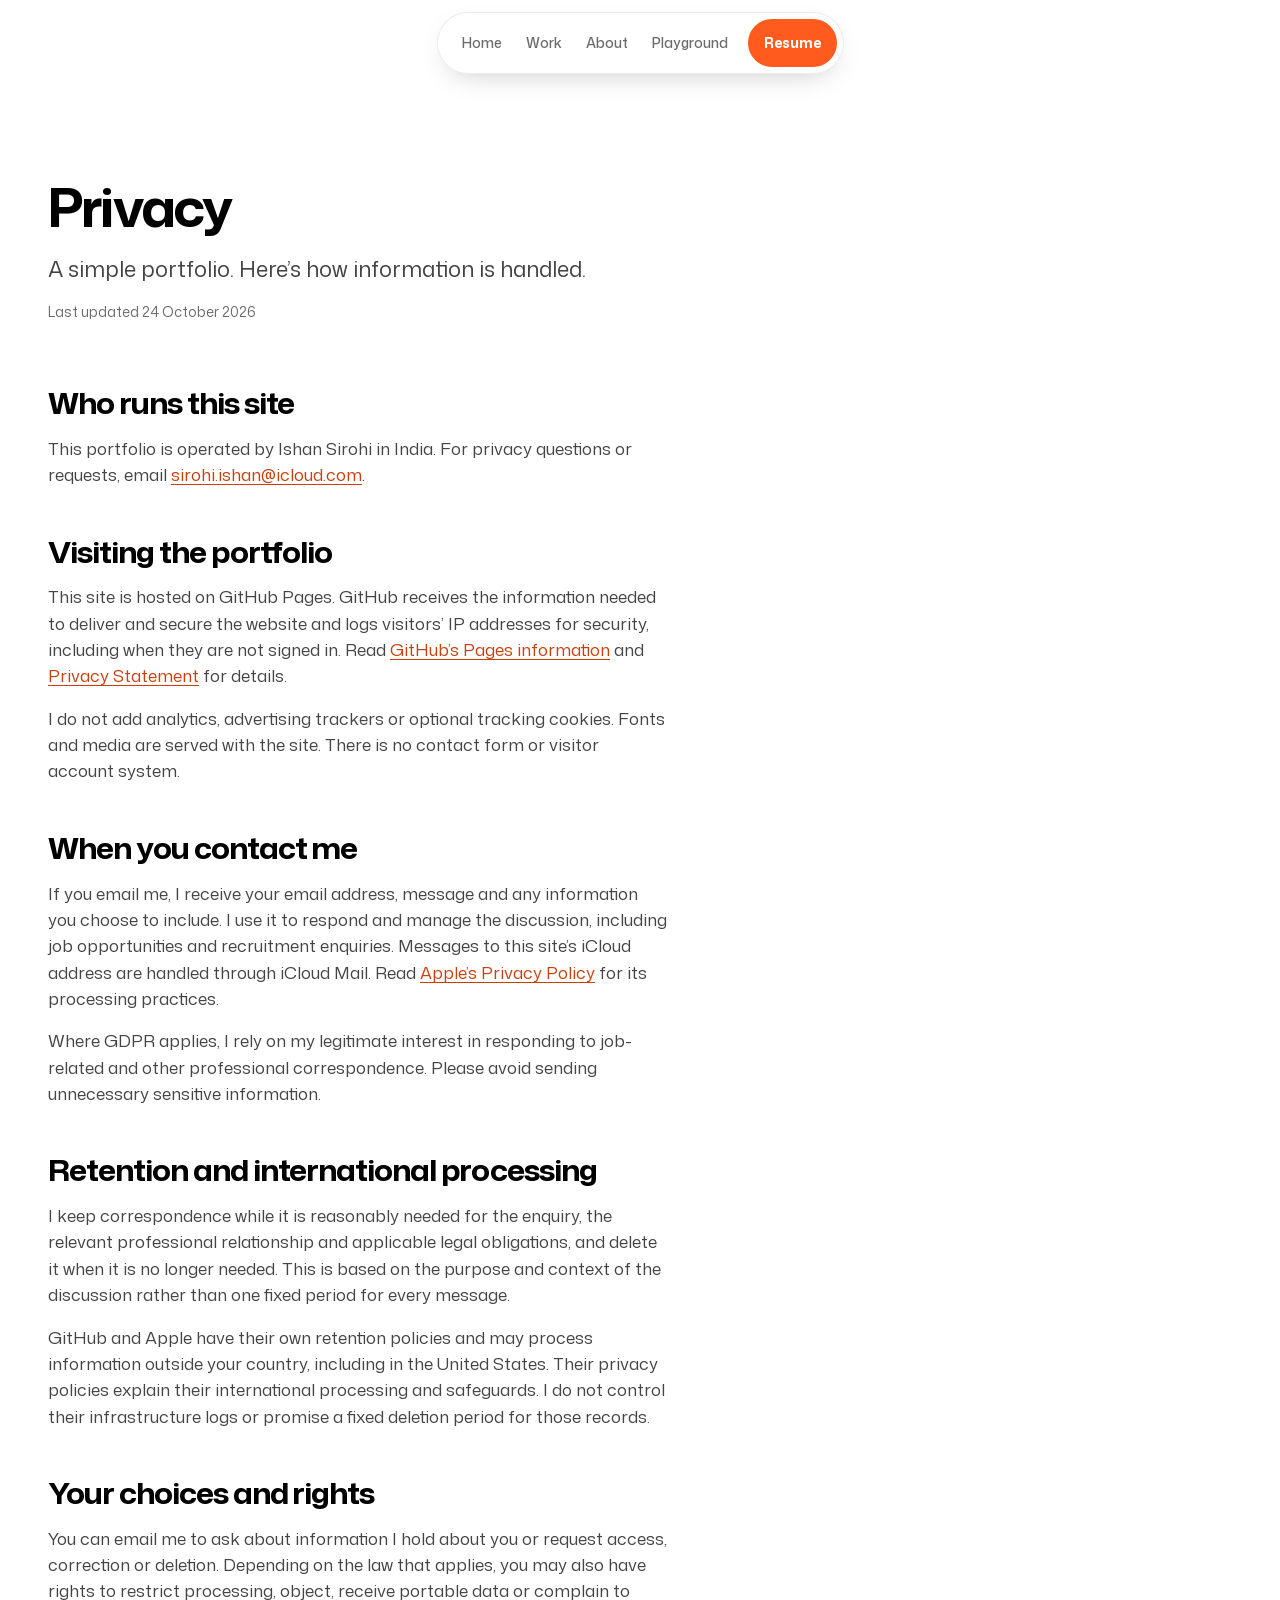
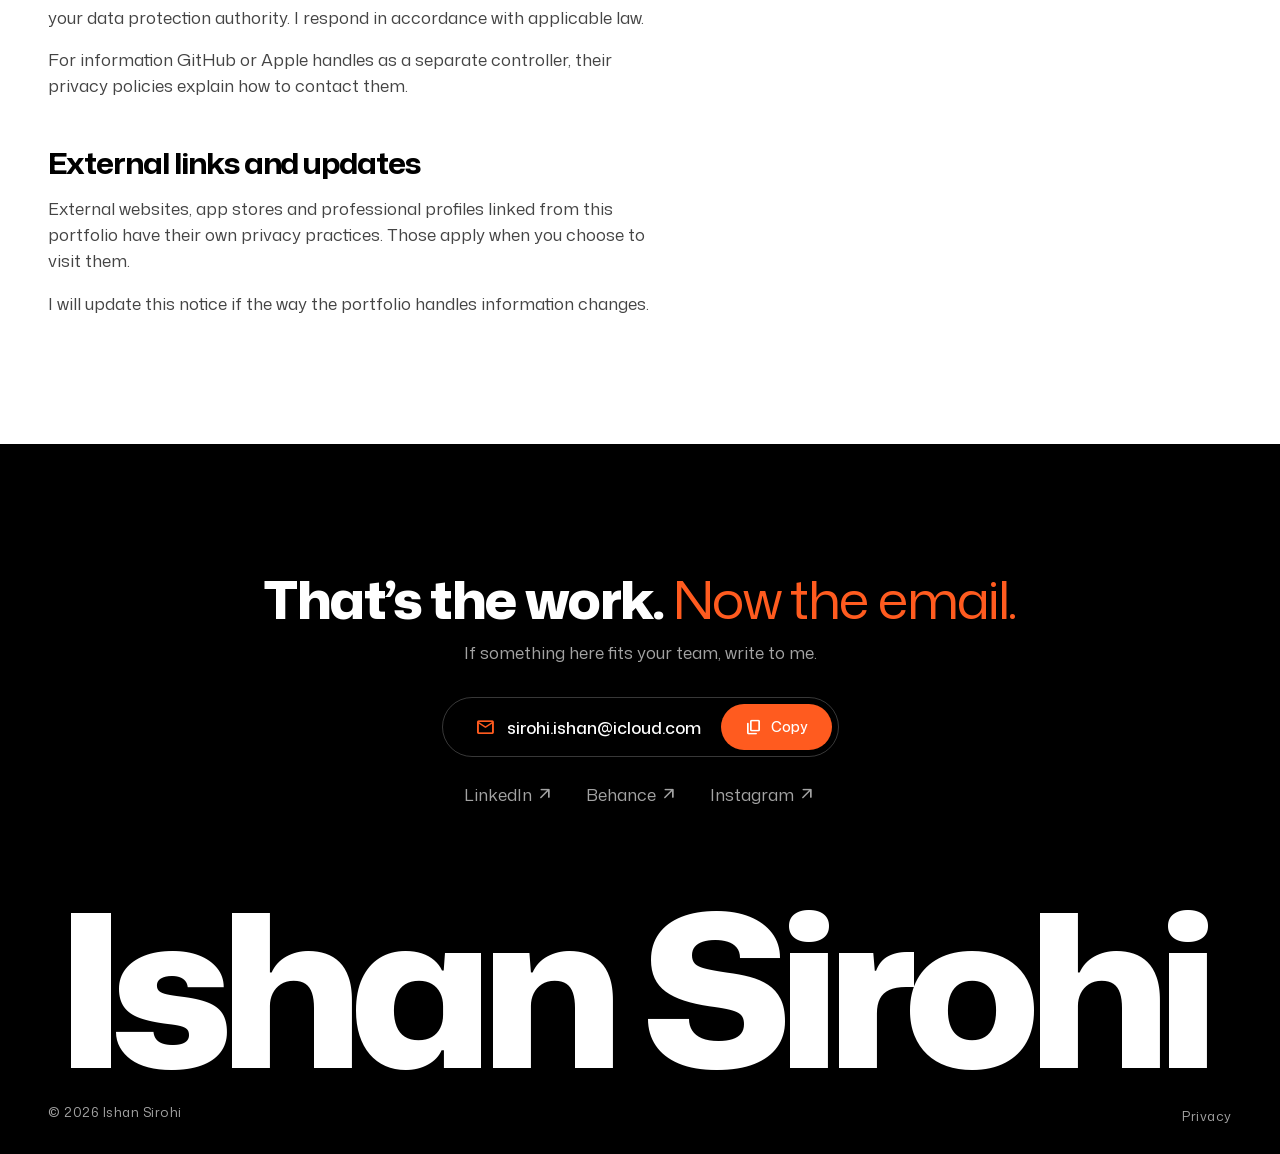
<file: privacy.html>
<!doctype html><html lang="en" class="no-js"><head>
  <meta charset="utf-8">
  <meta name="viewport" content="width=device-width, initial-scale=1, viewport-fit=cover">
  <title>Privacy | Ishan Sirohi</title>
  <meta name="description" content="How this portfolio uses GitHub Pages, handles email enquiries and respects your privacy.">
  <meta name="referrer" content="strict-origin-when-cross-origin">
  <meta http-equiv="Content-Security-Policy" content="default-src &#x27;self&#x27;; script-src &#x27;self&#x27; &#x27;unsafe-inline&#x27;; style-src &#x27;self&#x27; &#x27;unsafe-inline&#x27;; img-src &#x27;self&#x27; data:; media-src &#x27;self&#x27;; font-src &#x27;self&#x27;; connect-src &#x27;none&#x27;; frame-src &#x27;none&#x27;; object-src &#x27;none&#x27;; base-uri &#x27;self&#x27;; form-action &#x27;none&#x27;; upgrade-insecure-requests">
  <link rel="canonical" href="https://sirohiishan.github.io/privacy.html">
  <meta property="og:type" content="website">
  <meta property="og:site_name" content="Ishan Sirohi">
  <meta property="og:title" content="Privacy | Ishan Sirohi">
  <meta property="og:description" content="How this portfolio uses GitHub Pages, handles email enquiries and respects your privacy.">
  <meta property="og:url" content="https://sirohiishan.github.io/privacy.html">
  <meta property="og:image" content="https://sirohiishan.github.io/assets/share/home.jpg">
  <meta property="og:image:width" content="1200">
  <meta property="og:image:height" content="630">
  <meta property="og:image:alt" content="Ishan Sirohi, product designer. Portfolio website shown in browser and mobile frames.">
  <meta name="twitter:card" content="summary_large_image">
  <meta name="twitter:title" content="Privacy | Ishan Sirohi">
  <meta name="twitter:description" content="How this portfolio uses GitHub Pages, handles email enquiries and respects your privacy.">
  <meta name="twitter:image" content="https://sirohiishan.github.io/assets/share/home.jpg">
  <meta name="twitter:image:alt" content="Ishan Sirohi, product designer. Portfolio website shown in browser and mobile frames.">
  <meta name="theme-color" content="#FFFFFF">
  <link rel="icon" href="favicon.ico" sizes="any">
  <link rel="icon" type="image/png" href="assets/icons/favicon-32.png" sizes="32x32">
  <link rel="apple-touch-icon" href="assets/icons/apple-touch-icon.png">
  <link rel="stylesheet" href="assets/fonts/fonts.css">
  <link rel="stylesheet" href="css/tokens.css">
  <link rel="stylesheet" href="css/site.css">
</head><body><a class="skip" href="#main">Skip to content</a>
<header class="nav">
    <div class="wrap nav__in">
      <nav aria-label="Main">
        <ul class="nav__links">
          <li><a href="index.html"><span class="ms" aria-hidden="true">home</span><span class="nav__t">Home</span></a></li>
          <li><a href="work.html"><span class="ms" aria-hidden="true">work</span><span class="nav__t">Work</span></a></li>
          <li><a href="about.html"><span class="ms" aria-hidden="true">person</span><span class="nav__t">About</span></a></li>
          <li><a href="playground.html"><span class="ms" aria-hidden="true">interests</span><span class="nav__t">Playground</span></a></li>
        </ul>
      </nav>
      <div class="nav__right">
        <a class="nav__resume" href="https://drive.google.com/file/d/1lqcYbyqvJZeSwzL8G5n3r5rMKsikmXTS/view?usp=share_link"><span class="ms nav__resume-i" aria-hidden="true">description</span><span class="nav__t">Resume</span><span class="ms nav__resume-a" aria-hidden="true">arrow_outward</span></a>
        <button class="icon-btn nav__menu" type="button" aria-expanded="false" aria-controls="mnav" aria-label="Open menu"><span class="ms" aria-hidden="true">menu</span></button>
      </div>
    </div>
    <div class="mnav" id="mnav" hidden>
      <div class="wrap mnav__in">
        <a class="mnav__link" href="index.html">Home</a>
        <a class="mnav__link" href="work.html">Work</a>
        <a class="mnav__link" href="about.html">About</a>
        <a class="mnav__link" href="playground.html">Playground</a>
        <div class="mnav__actions">
          <a class="btn btn--primary" href="https://drive.google.com/file/d/1lqcYbyqvJZeSwzL8G5n3r5rMKsikmXTS/view?usp=share_link"><span class="ms" aria-hidden="true">description</span>Resume</a>
          <a class="btn btn--ghost" href="mailto:sirohi.ishan@icloud.com">Get in touch</a>
        </div>
      </div>
    </div>
  </header>

  <main id="main"><section class="page-head"><div class="wrap"><h1 class="page-head__title">Privacy</h1><p class="lead">A simple portfolio. Here’s how information is handled.</p><p class="privacy__date">Last updated <time datetime="2026-10-24">24 October 2026</time></p></div></section><section class="section privacy"><div class="wrap"><div class="privacy__body"><section class="privacy__section"><h2>Who runs this site</h2><p>This portfolio is operated by Ishan Sirohi in India. For privacy questions or requests, email <a href="mailto:sirohi.ishan@icloud.com">sirohi.ishan@icloud.com</a>.</p></section><section class="privacy__section"><h2>Visiting the portfolio</h2><p>This site is hosted on GitHub Pages. GitHub receives the information needed to deliver and secure the website and logs visitors’ IP addresses for security, including when they are not signed in. Read <a href="https://docs.github.com/en/pages/getting-started-with-github-pages/what-is-github-pages">GitHub’s Pages information</a> and <a href="https://docs.github.com/en/site-policy/privacy-policies/github-general-privacy-statement">Privacy Statement</a> for details.</p><p>I do not add analytics, advertising trackers or optional tracking cookies. Fonts and media are served with the site. There is no contact form or visitor account system.</p></section><section class="privacy__section"><h2>When you contact me</h2><p>If you email me, I receive your email address, message and any information you choose to include. I use it to respond and manage the discussion, including job opportunities and recruitment enquiries. Messages to this site’s iCloud address are handled through iCloud Mail. Read <a href="https://www.apple.com/legal/privacy/">Apple’s Privacy Policy</a> for its processing practices.</p><p>Where GDPR applies, I rely on my legitimate interest in responding to job-related and other professional correspondence. Please avoid sending unnecessary sensitive information.</p></section><section class="privacy__section"><h2>Retention and international processing</h2><p>I keep correspondence while it is reasonably needed for the enquiry, the relevant professional relationship and applicable legal obligations, and delete it when it is no longer needed. This is based on the purpose and context of the discussion rather than one fixed period for every message.</p><p>GitHub and Apple have their own retention policies and may process information outside your country, including in the United States. Their privacy policies explain their international processing and safeguards. I do not control their infrastructure logs or promise a fixed deletion period for those records.</p></section><section class="privacy__section"><h2>Your choices and rights</h2><p>You can email me to ask about information I hold about you or request access, correction or deletion. Depending on the law that applies, you may also have rights to restrict processing, object, receive portable data or complain to your data protection authority. I respond in accordance with applicable law.</p><p>For information GitHub or Apple handles as a separate controller, their privacy policies explain how to contact them.</p></section><section class="privacy__section"><h2>External links and updates</h2><p>External websites, app stores and professional profiles linked from this portfolio have their own privacy practices. Those apply when you choose to visit them.</p><p>I will update this notice if the way the portfolio handles information changes.</p></section></div></div></section></main>
  <footer class="footer" id="contact">
    <div class="wrap">
      <div class="footer__in">
        <p class="footer__cta">That’s the work. <span class="serif">Now the email.</span></p>
        <p class="footer__sub">If something here fits your team, write to me.</p>
        <div class="footer__actions">
          <div class="fmailbox">
            <a class="fmailbox__link" href="mailto:sirohi.ishan@icloud.com"><span class="ms" aria-hidden="true">mail</span>sirohi.ishan@icloud.com</a>
            <button class="fmailbox__copy" type="button" data-copy="sirohi.ishan@icloud.com"><span class="ms" aria-hidden="true">content_copy</span>Copy</button>
          </div>
        </div>
        <nav class="footer__links" aria-label="Elsewhere">
          <a href="https://linkedin.com/in/ishansirohi" target="_blank" rel="noopener">LinkedIn<span class="ms" aria-hidden="true">arrow_outward</span></a>
          <a href="https://www.behance.net/ishansirohi" target="_blank" rel="noopener">Behance<span class="ms" aria-hidden="true">arrow_outward</span></a>
          <a href="https://www.instagram.com/sirohiishan/" target="_blank" rel="noopener">Instagram<span class="ms" aria-hidden="true">arrow_outward</span></a>
        </nav>
      </div>
      <p class="footer__mark reveal" aria-hidden="true"><span style="--i:0">I</span><span style="--i:1">s</span><span style="--i:2">h</span><span style="--i:3">a</span><span style="--i:4">n</span><span style="--i:5">&nbsp;</span><span style="--i:6">S</span><span style="--i:7">i</span><span style="--i:8">r</span><span style="--i:9">o</span><span style="--i:10">h</span><span style="--i:11">i</span></p>
      <div class="footer__base">
        <span>© <span data-year>2026</span> Ishan Sirohi</span>
        <a href="privacy.html">Privacy</a>
      </div>
    </div>
  </footer>
<script src="js/site.js"></script></body></html>
</file>
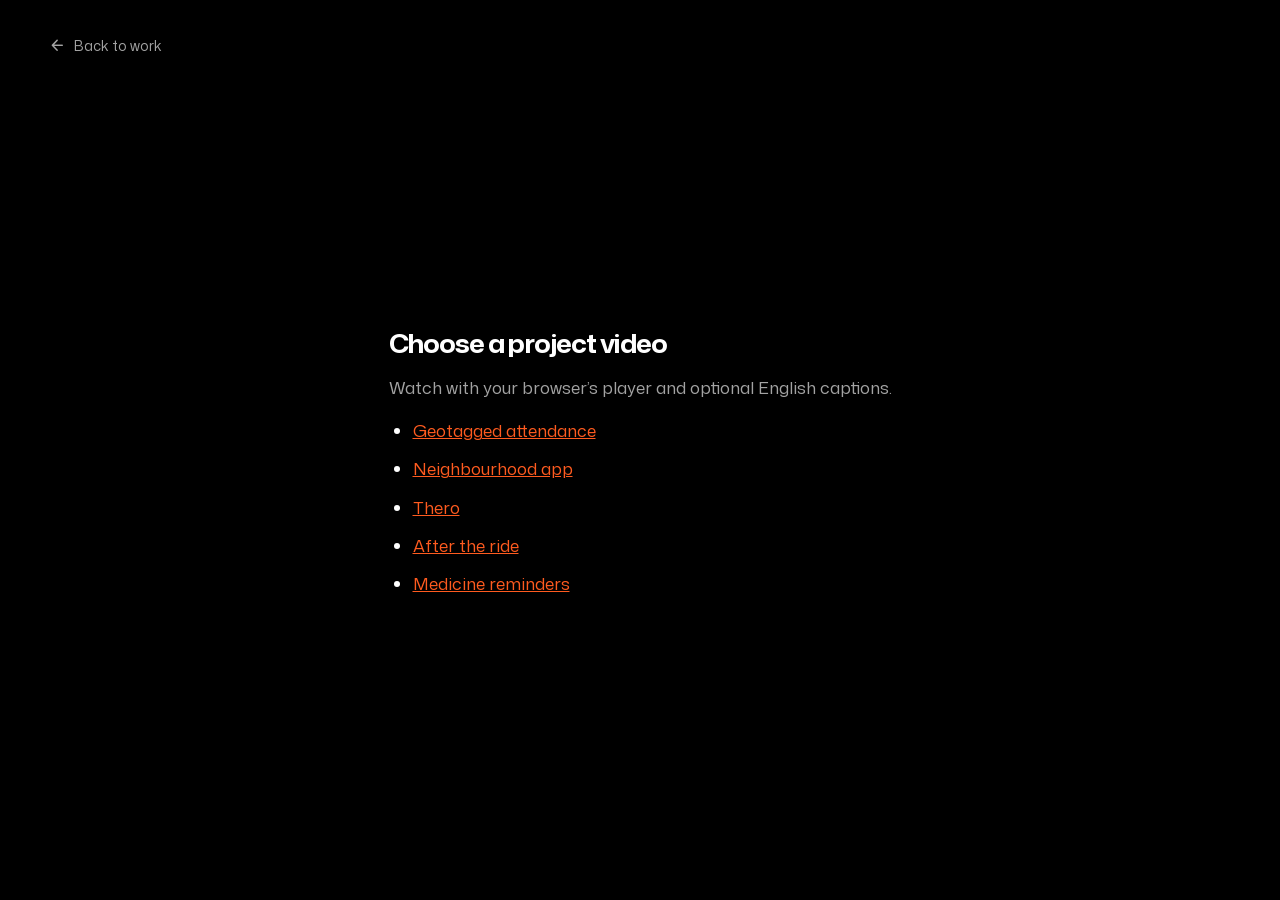
<file: watch.html>
<!doctype html><html lang="en" class="no-js"><head>
  <meta charset="utf-8">
  <meta name="viewport" content="width=device-width, initial-scale=1, viewport-fit=cover">
  <title>Project video | Ishan Sirohi</title>
  <meta name="description" content="Watch Ishan Sirohi’s project videos with native playback controls and optional English captions.">
  <meta name="referrer" content="strict-origin-when-cross-origin">
  <meta http-equiv="Content-Security-Policy" content="default-src &#x27;self&#x27;; script-src &#x27;self&#x27; &#x27;unsafe-inline&#x27;; style-src &#x27;self&#x27; &#x27;unsafe-inline&#x27;; img-src &#x27;self&#x27; data:; media-src &#x27;self&#x27;; font-src &#x27;self&#x27;; connect-src &#x27;none&#x27;; frame-src &#x27;none&#x27;; object-src &#x27;none&#x27;; base-uri &#x27;self&#x27;; form-action &#x27;none&#x27;; upgrade-insecure-requests">
  <meta name="theme-color" content="#FFFFFF">
  <link rel="icon" href="favicon.ico" sizes="any">
  <link rel="icon" type="image/png" href="assets/icons/favicon-32.png" sizes="32x32">
  <link rel="apple-touch-icon" href="assets/icons/apple-touch-icon.png">
  <link rel="stylesheet" href="assets/fonts/fonts.css">
  <link rel="stylesheet" href="css/tokens.css">
  <link rel="stylesheet" href="css/site.css">
  <meta name="robots" content="noindex">
</head>
<body class="video-page"><main class="project-video" id="main">
  <header class="project-video__header">
    <a class="project-video__back" href="work.html" id="video-back"><span class="ms" aria-hidden="true">arrow_back</span>Back to project</a>
  </header>
  <div class="project-video__screen" id="video-screen">
    <div class="project-video__empty"><h2>Choose a project video</h2><p>Watch with your browser’s player and optional English captions.</p><ul>
      <li><a href="watch.html?project=attendance">Geotagged attendance</a></li>
      <li><a href="watch.html?project=neighbourhood">Neighbourhood app</a></li>
      <li><a href="watch.html?project=thero">Thero</a></li>
      <li><a href="watch.html?project=rider">After the ride</a></li>
      <li><a href="watch.html?project=medicine">Medicine reminders</a></li>
    </ul></div>
  </div>
  <footer class="project-video__footer"><p id="video-status" role="status" aria-live="polite"></p></footer>
</main><script src="js/watch.js"></script></body></html>
</file>
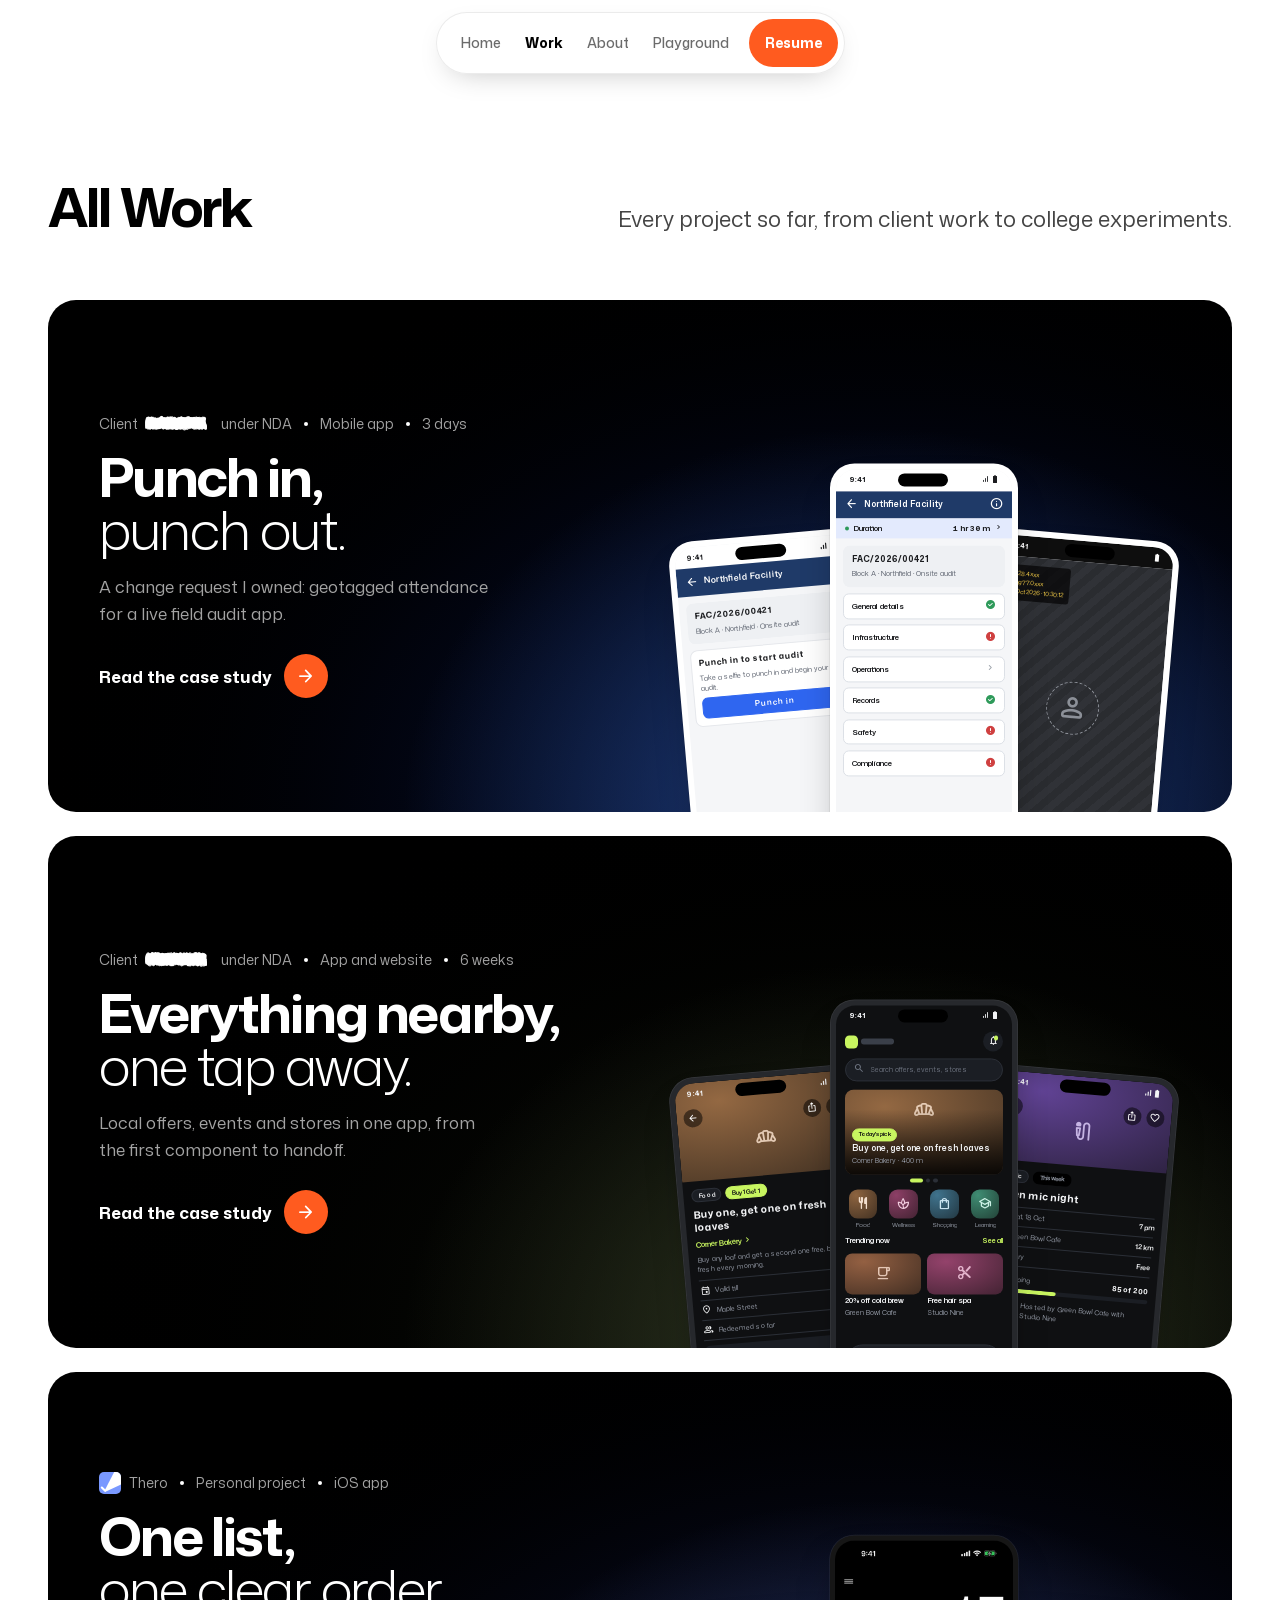
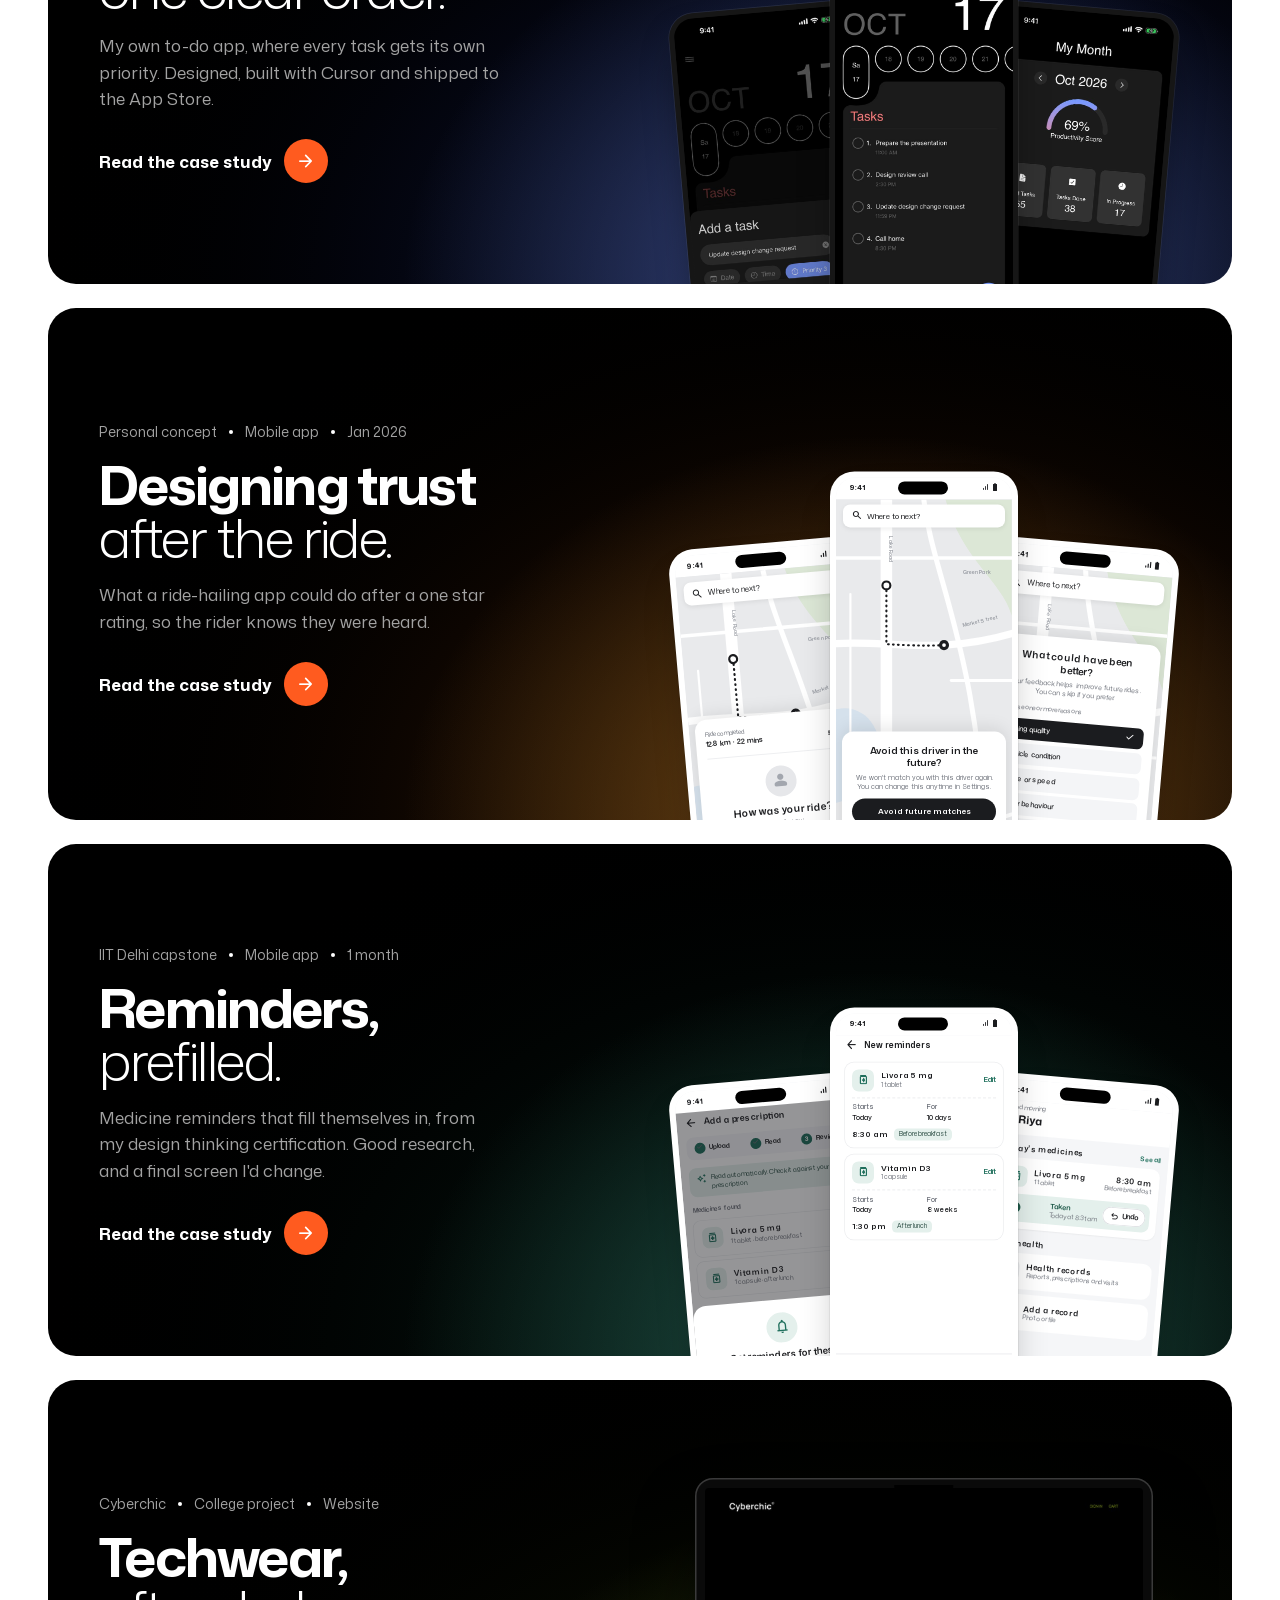
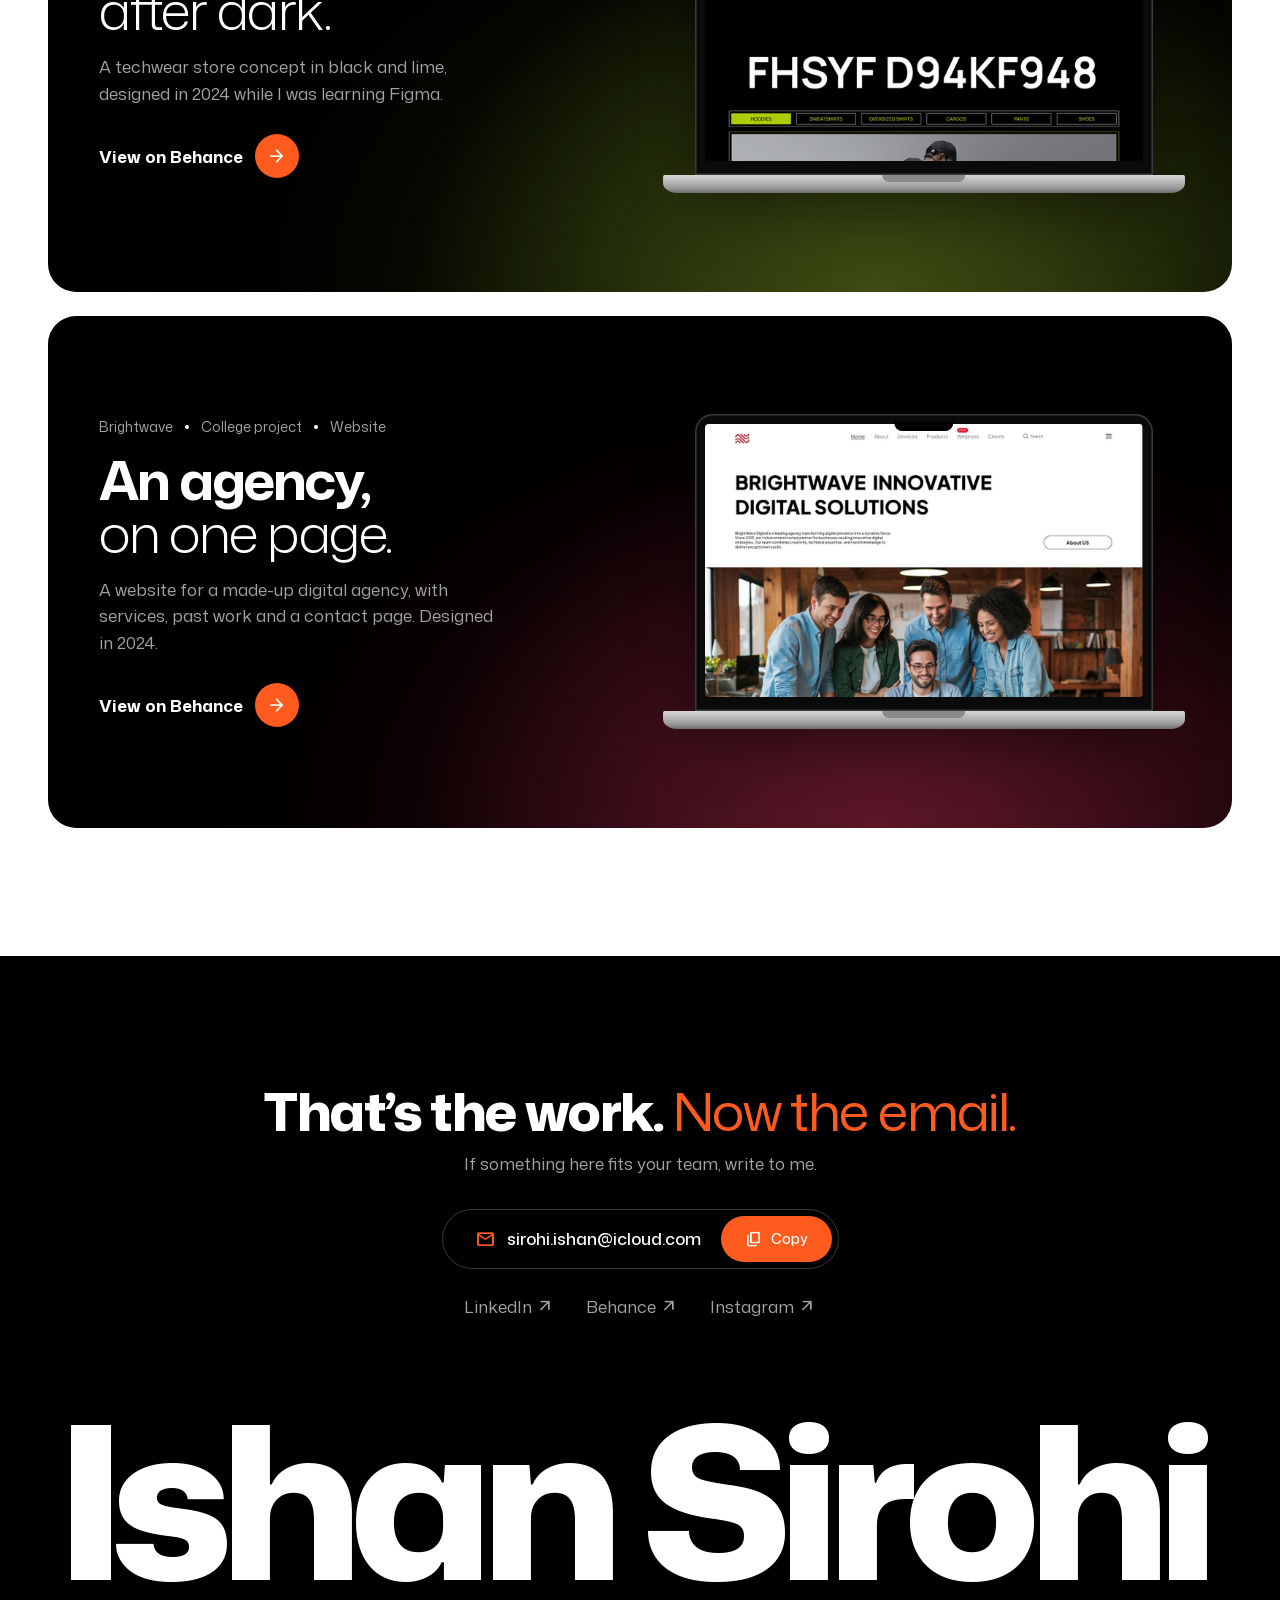
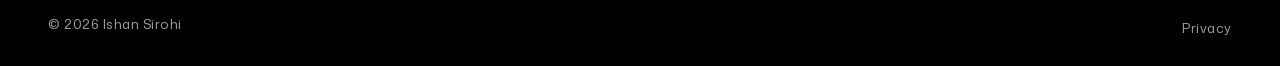
<file: work.html>
<!doctype html>
<html lang="en" class="no-js">
<head>
  <meta charset="utf-8">
  <meta name="viewport" content="width=device-width, initial-scale=1, viewport-fit=cover">
  <title>Product Design Work | Ishan Sirohi</title>
  <meta name="description" content="Client projects, a shipped iOS app and personal concepts. Explore Ishan Sirohi&#x27;s product design work, decisions and lessons.">
  <meta name="referrer" content="strict-origin-when-cross-origin">
  <meta http-equiv="Content-Security-Policy" content="default-src &#x27;self&#x27;; script-src &#x27;self&#x27; &#x27;unsafe-inline&#x27;; style-src &#x27;self&#x27; &#x27;unsafe-inline&#x27;; img-src &#x27;self&#x27; data:; media-src &#x27;self&#x27;; font-src &#x27;self&#x27;; connect-src &#x27;none&#x27;; frame-src &#x27;none&#x27;; object-src &#x27;none&#x27;; base-uri &#x27;self&#x27;; form-action &#x27;none&#x27;; upgrade-insecure-requests">
  <link rel="canonical" href="https://sirohiishan.github.io/work.html">
  <meta property="og:type" content="website">
  <meta property="og:site_name" content="Ishan Sirohi">
  <meta property="og:title" content="Product Design Work | Ishan Sirohi">
  <meta property="og:description" content="Client projects, a shipped iOS app and personal concepts. Explore Ishan Sirohi&#x27;s product design work, decisions and lessons.">
  <meta property="og:url" content="https://sirohiishan.github.io/work.html">
  <meta property="og:image" content="https://sirohiishan.github.io/assets/share/work.jpg">
  <meta property="og:image:width" content="1200">
  <meta property="og:image:height" content="630">
  <meta property="og:image:alt" content="Work by Ishan Sirohi, shown as actual desktop and mobile website screenshots inside browser and phone frames.">
  <meta name="twitter:card" content="summary_large_image">
  <meta name="twitter:title" content="Product Design Work | Ishan Sirohi">
  <meta name="twitter:description" content="Client projects, a shipped iOS app and personal concepts. Explore Ishan Sirohi&#x27;s product design work, decisions and lessons.">
  <meta name="twitter:image" content="https://sirohiishan.github.io/assets/share/work.jpg">
  <meta name="twitter:image:alt" content="Work by Ishan Sirohi, shown as actual desktop and mobile website screenshots inside browser and phone frames.">
  <meta name="theme-color" content="#FFFFFF">
  <link rel="icon" href="favicon.ico" sizes="any">
  <link rel="icon" type="image/png" href="assets/icons/favicon-32.png" sizes="32x32">
  <link rel="apple-touch-icon" href="assets/icons/apple-touch-icon.png">
  <link rel="stylesheet" href="assets/fonts/fonts.css">
  <link rel="stylesheet" href="css/tokens.css">
  <link rel="stylesheet" href="css/site.css">
</head>
<body>
  <a class="skip" href="#main">Skip to content</a>

  <header class="nav">
    <div class="wrap nav__in">
      <nav aria-label="Main">
        <ul class="nav__links">
          <li><a href="index.html"><span class="ms" aria-hidden="true">home</span><span class="nav__t">Home</span></a></li>
          <li><a href="work.html" aria-current="page"><span class="ms" aria-hidden="true">work</span><span class="nav__t">Work</span></a></li>
          <li><a href="about.html"><span class="ms" aria-hidden="true">person</span><span class="nav__t">About</span></a></li>
          <li><a href="playground.html"><span class="ms" aria-hidden="true">interests</span><span class="nav__t">Playground</span></a></li>
        </ul>
      </nav>
      <div class="nav__right">
        <a class="nav__resume" href="https://drive.google.com/file/d/1lqcYbyqvJZeSwzL8G5n3r5rMKsikmXTS/view?usp=share_link"><span class="ms nav__resume-i" aria-hidden="true">description</span><span class="nav__t">Resume</span><span class="ms nav__resume-a" aria-hidden="true">arrow_outward</span></a>
        <button class="icon-btn nav__menu" type="button" aria-expanded="false" aria-controls="mnav" aria-label="Open menu"><span class="ms" aria-hidden="true">menu</span></button>
      </div>
    </div>
    <div class="mnav" id="mnav" hidden>
      <div class="wrap mnav__in">
        <a class="mnav__link" href="index.html">Home</a>
        <a class="mnav__link" href="work.html" aria-current="page">Work</a>
        <a class="mnav__link" href="about.html">About</a>
        <a class="mnav__link" href="playground.html">Playground</a>
        <div class="mnav__actions">
          <a class="btn btn--primary" href="https://drive.google.com/file/d/1lqcYbyqvJZeSwzL8G5n3r5rMKsikmXTS/view?usp=share_link"><span class="ms" aria-hidden="true">description</span>Resume</a>
          <a class="btn btn--ghost" href="mailto:sirohi.ishan@icloud.com">Get in touch</a>
        </div>
      </div>
    </div>
  </header>

  <main id="main">
    <section class="page-head">
      <div class="wrap">
        <div class="section-head page-head__row">
          <h1 class="page-head__title">All Work</h1>
          <p class="lead">Every project so far, from client work to college experiments.</p>
        </div>
      </div>
    </section>
    <section class="section section--flush-top">
      <div class="wrap wlist">
        <a class="wcard wcard--attendance reveal" href="case-attendance.html">
          <div class="wcard__text">
            <p class="wcard__client"><span>Client <span class="redact" style="--w:4.4em"></span> under NDA</span><span>Mobile app</span><span>3 days</span></p>
            <h3 class="wcard__title">Punch in, <span class="serif">punch out.</span></h3>
            <p class="wcard__desc">A change request I owned: geotagged attendance for a live field audit app.</p>
            <span class="wcard__cta">Read the case study<span class="wcard__go" aria-hidden="true"><span class="ms">arrow_forward</span></span></span>
          </div>
          <div class="wcard__stage" aria-hidden="true">
            <div class="wcard__phones">
              <div class="phone" data-screen="punch-in"></div>
              <div class="phone" data-screen="working"></div>
              <div class="phone" data-screen="geotag"></div>
            </div>
          </div>
        </a>
        <a class="wcard wcard--neighbourhood reveal" href="case-neighbourhood.html">
          <div class="wcard__text">
            <p class="wcard__client"><span>Client <span class="redact" style="--w:4.4em"></span> under NDA</span><span>App and website</span><span>6 weeks</span></p>
            <h3 class="wcard__title">Everything nearby, <span class="serif">one tap away.</span></h3>
            <p class="wcard__desc">Local offers, events and stores in one app, from the first component to handoff.</p>
            <span class="wcard__cta">Read the case study<span class="wcard__go" aria-hidden="true"><span class="ms">arrow_forward</span></span></span>
          </div>
          <div class="wcard__stage" aria-hidden="true">
            <div class="wcard__phones">
              <div class="phone phone--night" data-nb="offer"></div>
              <div class="phone phone--night" data-nb="home"></div>
              <div class="phone phone--night" data-nb="event"></div>
            </div>
          </div>
        </a>
        <a class="wcard wcard--thero reveal" href="case-thero.html">
          <div class="wcard__text">
            <p class="wcard__client"><span><img class="wcard__icon" src="assets/img/thero/logo-final.svg" alt="">Thero</span><span>Personal project</span><span>iOS app</span></p>
            <h3 class="wcard__title">One list, <span class="serif">one clear order.</span></h3>
            <p class="wcard__desc">My own to-do app, where every task gets its own priority. Designed, built with Cursor and shipped to the App Store.</p>
            <span class="wcard__cta">Read the case study<span class="wcard__go" aria-hidden="true"><span class="ms">arrow_forward</span></span></span>
          </div>
          <div class="wcard__stage" aria-hidden="true">
            <div class="wcard__phones">
              <div class="phone phone--shot"><img src="assets/img/thero/thero-priority.jpg" alt="" loading="lazy"></div>
              <div class="phone phone--shot"><img src="assets/img/thero/thero-home.jpg" alt="" loading="lazy"></div>
              <div class="phone phone--shot"><img src="assets/img/thero/thero-month.jpg" alt="" loading="lazy"></div>
            </div>
          </div>
        </a>
        <a class="wcard wcard--rider reveal" href="case-rider.html">
          <div class="wcard__text">
            <p class="wcard__client"><span>Personal concept</span><span>Mobile app</span><span>Jan 2026</span></p>
            <h3 class="wcard__title">Designing trust <span class="serif">after the ride.</span></h3>
            <p class="wcard__desc">What a ride-hailing app could do after a one star rating, so the rider knows they were heard.</p>
            <span class="wcard__cta">Read the case study<span class="wcard__go" aria-hidden="true"><span class="ms">arrow_forward</span></span></span>
          </div>
          <div class="wcard__stage" aria-hidden="true">
            <div class="wcard__phones">
              <div class="phone" data-rider="rate" data-a="1"></div>
              <div class="phone" data-rider="avoid"></div>
              <div class="phone" data-rider="reasons" data-a="1"></div>
            </div>
          </div>
        </a>
        <a class="wcard wcard--medicine reveal" href="case-medicine.html">
          <div class="wcard__text">
            <p class="wcard__client"><span>IIT Delhi capstone</span><span>Mobile app</span><span>1 month</span></p>
            <h3 class="wcard__title">Reminders, <span class="serif">prefilled.</span></h3>
            <p class="wcard__desc">Medicine reminders that fill themselves in, from my design thinking certification. Good research, and a final screen I'd change.</p>
            <span class="wcard__cta">Read the case study<span class="wcard__go" aria-hidden="true"><span class="ms">arrow_forward</span></span></span>
          </div>
          <div class="wcard__stage" aria-hidden="true">
            <div class="wcard__phones">
              <div class="phone" data-med="nudge"></div>
              <div class="phone" data-med="prefill" data-a="1"></div>
              <div class="phone" data-med="home" data-a="1"></div>
            </div>
          </div>
        </a>
        <a class="wcard wcard--cyberchic wcard--site reveal" href="https://www.behance.net/gallery/215068059/Cyberchic-UI" target="_blank" rel="noopener">
          <div class="wcard__text">
            <p class="wcard__client"><span>Cyberchic</span><span>College project</span><span>Website</span></p>
            <h3 class="wcard__title">Techwear, <span class="serif">after dark.</span></h3>
            <p class="wcard__desc">A techwear store concept in black and lime, designed in 2024 while I was learning Figma.</p>
            <span class="wcard__cta">View on Behance<span class="wcard__go" aria-hidden="true"><span class="ms">arrow_forward</span></span></span>
          </div>
          <div class="wcard__stage">
            <div class="laptop">
              <div class="laptop__lid"><span class="laptop__notch" aria-hidden="true"></span><img src="assets/img/college/cyberchic-home.jpg" alt="Cyberchic homepage, first view: a black page with a big headline and lime category buttons" width="1200" height="833" loading="lazy"></div>
              <div class="laptop__base" aria-hidden="true"></div>
            </div>
          </div>
        </a>
        <a class="wcard wcard--brightwave wcard--site reveal" href="https://www.behance.net/gallery/205503337/BrightWave-Digital-Website-Design" target="_blank" rel="noopener">
          <div class="wcard__text">
            <p class="wcard__client"><span>Brightwave</span><span>College project</span><span>Website</span></p>
            <h3 class="wcard__title">An agency, <span class="serif">on one page.</span></h3>
            <p class="wcard__desc">A website for a made-up digital agency, with services, past work and a contact page. Designed in 2024.</p>
            <span class="wcard__cta">View on Behance<span class="wcard__go" aria-hidden="true"><span class="ms">arrow_forward</span></span></span>
          </div>
          <div class="wcard__stage">
            <div class="laptop">
              <div class="laptop__lid"><span class="laptop__notch" aria-hidden="true"></span><img src="assets/img/college/brightwave-home.jpg" alt="Brightwave homepage, first view: a bold headline over a photo of a team at work" width="1200" height="833" loading="lazy"></div>
              <div class="laptop__base" aria-hidden="true"></div>
            </div>
          </div>
        </a>
      </div>
    </section>
  </main>

  <footer class="footer" id="contact">
    <div class="wrap">
      <div class="footer__in">
        <p class="footer__cta">That’s the work. <span class="serif">Now the email.</span></p>
        <p class="footer__sub">If something here fits your team, write to me.</p>
        <div class="footer__actions">
          <div class="fmailbox">
            <a class="fmailbox__link" href="mailto:sirohi.ishan@icloud.com"><span class="ms" aria-hidden="true">mail</span>sirohi.ishan@icloud.com</a>
            <button class="fmailbox__copy" type="button" data-copy="sirohi.ishan@icloud.com"><span class="ms" aria-hidden="true">content_copy</span>Copy</button>
          </div>
        </div>
        <nav class="footer__links" aria-label="Elsewhere">
          <a href="https://linkedin.com/in/ishansirohi" target="_blank" rel="noopener">LinkedIn<span class="ms" aria-hidden="true">arrow_outward</span></a>
          <a href="https://www.behance.net/ishansirohi" target="_blank" rel="noopener">Behance<span class="ms" aria-hidden="true">arrow_outward</span></a>
          <a href="https://www.instagram.com/sirohiishan/" target="_blank" rel="noopener">Instagram<span class="ms" aria-hidden="true">arrow_outward</span></a>
        </nav>
      </div>
      <p class="footer__mark reveal" aria-hidden="true"><span style="--i:0">I</span><span style="--i:1">s</span><span style="--i:2">h</span><span style="--i:3">a</span><span style="--i:4">n</span><span style="--i:5">&nbsp;</span><span style="--i:6">S</span><span style="--i:7">i</span><span style="--i:8">r</span><span style="--i:9">o</span><span style="--i:10">h</span><span style="--i:11">i</span></p>
      <div class="footer__base">
        <span>© <span data-year>2026</span> Ishan Sirohi</span>
        <a href="privacy.html">Privacy</a>
      </div>
    </div>
  </footer>


  <script src="js/site.js"></script>
  <script src="js/screens.js"></script>
  <script src="js/screens-local.js"></script>
  <script src="js/screens-rider.js"></script>
  <script src="js/screens-medicine.js"></script>
</body>
</html>
</file>
<file: assets/fonts/fonts.css>
@font-face {
  font-family: 'Mona Sans';
  font-style: normal;
  font-weight: 200 900;
  font-stretch: 75% 125%;
  font-display: swap;
  src: url(mona-sans-vietnamese.woff2) format('woff2');
  unicode-range: U+0102-0103,U+0110-0111,U+0128-0129,U+0168-0169,U+01A0-01A1,U+01AF-01B0,U+0300-0301,U+0303-0304,U+0308-0309,U+0323,U+0329,U+1EA0-1EF9,U+20AB
}
@font-face {
  font-family: 'Mona Sans';
  font-style: normal;
  font-weight: 200 900;
  font-stretch: 75% 125%;
  font-display: swap;
  src: url(mona-sans-latin-ext.woff2) format('woff2');
  unicode-range: U+0100-02BA,U+02BD-02C5,U+02C7-02CC,U+02CE-02D7,U+02DD-02FF,U+0304,U+0308,U+0329,U+1D00-1DBF,U+1E00-1E9F,U+1EF2-1EFF,U+2020,U+20A0-20AB,U+20AD-20C4,U+2113,U+2C60-2C7F,U+A720-A7FF
}
@font-face {
  font-family: 'Mona Sans';
  font-style: normal;
  font-weight: 200 900;
  font-stretch: 75% 125%;
  font-display: swap;
  src: url(mona-sans-latin.woff2) format('woff2');
  unicode-range: U+0000-00FF,U+0131,U+0152-0153,U+02BB-02BC,U+02C6,U+02DA,U+02DC,U+0304,U+0308,U+0329,U+2000-206F,U+20AC,U+2122,U+2191,U+2193,U+2212,U+2215,U+FEFF,U+FFFD
}
@font-face {
  font-family: 'Material Symbols Rounded';
  font-style: normal;
  font-weight: 400 500;
  font-display: block;
  src: url(material-symbols-rounded.woff2) format('woff2')
}
</file>
<file: css/tokens.css>
:root {
  --paper: #FFFFFF;
  --paper-2: #F4F4F4;
  --paper-3: #E6E6E6;
  --ink: #000000;
  --ink-2: #444444;
  --ink-3: #6B6B6B;
  --line: rgba(0, 0, 0, 0.12);
  --line-strong: rgba(0, 0, 0, 0.28);
  --signal: #FF5B1F;
  --signal-fill: #FF5B1F;
  --signal-bright: #FF5B1F;
  --signal-text: #C93F0C;
  --signal-ink: #FFFFFF;
  --signal-soft: #FFE3D6;
  --signal-hover: #F04A0E;
  --ok: #2E9A5A;
  --ok-soft: #E1F2E7;
  --info: #2F66F0;
  --info-soft: #E3EAFD;
  --warn: #D88400;
  --warn-soft: #FBEFD9;
  --bad: #CF4040;
  --bad-soft: #F9E2E0;
  --dark: #000000;
  --dark-2: #141414;
  --on-dark: #FFFFFF;
  --on-dark-2: #A3A3A3;
  --on-dark-3: #383838;
  --line-dark: rgba(255, 255, 255, 0.16);
  --glow-attendance: #1E3A7A;
  --glow-neighbourhood: #2C3320;
  --glow-thero: #33427A;
  --glow-rider: #6A4214;
  --glow-medicine: #1D4A3F;
  --font-display: "Mona Sans",system-ui,sans-serif;
  --font-body: "Mona Sans",system-ui,sans-serif;
  --font-serif: "Mona Sans",system-ui,sans-serif;
  --wd-display: 108%;
  --fw-accent: 300;
  --fs-display: clamp(3rem, 1.6rem + 6.2vw, 8.5rem);
  --fs-h1: clamp(2.5rem, 1.6rem + 4vw, 5.5rem);
  --fs-h2: clamp(2rem, 1.5rem + 2.2vw, 3.5rem);
  --fs-h3: clamp(1.375rem, 1.2rem + 0.8vw, 1.875rem);
  --fs-h4: 1.25rem;
  --fs-lead: clamp(1.125rem, 1.05rem + 0.4vw, 1.375rem);
  --fs-body: 1.0625rem;
  --fs-small: 0.875rem;
  --fs-label: 0.8125rem;
  --lh-tight: 0.95;
  --lh-heading: 1.08;
  --lh-body: 1.55;
  --tracking-tight: -0.035em;
  --fw-regular: 400;
  --fw-medium: 500;
  --fw-bold: 700;
  --fw-heavy: 800;
  --s-1: 4px;
  --s-2: 8px;
  --s-3: 12px;
  --s-4: 16px;
  --s-5: 24px;
  --s-6: 32px;
  --s-7: 48px;
  --s-8: 64px;
  --s-9: 96px;
  --s-10: 128px;
  --gutter: clamp(16px, 4vw, 48px);
  --section-y: clamp(64px, 10vw, 144px);
  --stack: var(--s-5);
  --card-pad: clamp(20px, 2.4vw, 32px);
  --grid-gap: clamp(16px, 2vw, 24px);
  --max-w: 1320px;
  --max-text: 62ch;
  --about-intro-mobile-top: var(--s-9);
  --about-intro-mobile-bottom: var(--s-6);
  --about-intro-mobile-gap: var(--s-5);
  --about-intro-video-min: var(--s-9);
  --about-intro-copy-gap: var(--s-4);
  --bbi-cue-gap: var(--s-2);
  --bbi-cue-inset: var(--s-5);
  --bbi-cue-reserve: var(--s-9);
  --bbi-cue-width: var(--s-5);
  --bbi-cue-height: calc(var(--s-5) + var(--s-3));
  --bbi-cue-stroke: 2px;
  --bbi-compact-art-scale: .75;
  --bbi-cue-travel: var(--s-3);
  --bbi-cue-duration: calc(2 * var(--t-slow));
  --bring-card-pad: clamp(28px, 4vw, 56px);
  --bring-title-gap: var(--s-7);
  --bring-mobile-gap: var(--s-6);
  --bring-stack-gap: var(--s-6);
  --bring-stack-min: min(64svh, calc(4 * var(--s-10) + var(--s-7)));
  --bring-art-max: min(30svh, calc(2 * var(--s-10) + var(--s-7)));
  --bring-head-inset: var(--s-9);
  --bring-title-layer: 3;
  --bring-enter-offset: var(--s-6);
  --bring-enter-scale: .98;
  --xp-mobile-inset: var(--pin-top);
  --xp-mobile-gap: var(--s-7);
  --work-sticky-clearance: calc(var(--pin-top) + var(--fs-h2) * var(--lh-heading) + var(--s-7));
  --r-xs: 4px;
  --r-sm: 10px;
  --r-md: 18px;
  --r-lg: 28px;
  --r-pill: 999px;
  --shadow-1: 0 1px 2px rgba(0,0,0,.06),0 2px 8px rgba(0,0,0,.05);
  --shadow-2: 0 10px 30px -10px rgba(0,0,0,.25);
  --shadow-phone: 0 30px 60px -25px rgba(0,0,0,.45),0 0 0 1px rgba(0,0,0,.08);
  --ease-out: cubic-bezier(.2, .8, .2, 1);
  --ease-snap: cubic-bezier(.7, 0, .2, 1);
  --t-fast: 140ms;
  --t-med: 320ms;
  --t-slow: 700ms;
  --z-nav: 50;
  --z-overlay: 80;
  --z-toast: 90
}
:root {
  --selected-work-top: var(--s-9);
  --selected-work-bottom: var(--s-6);
  --selected-work-gap: var(--s-6);
  --selected-work-copy-gap: var(--s-5);
  --selected-work-heading: var(--fs-display);
  --selected-work-intro-enter-window: .5;
  --selected-work-title: var(--fs-h2);
  --selected-work-art-min: var(--s-10);
  --selected-work-art-overlap: var(--s-7);
  --selected-work-art-inset: var(--s-6);
  --selected-work-phone-scale: 1;
  --selected-work-phone-still-scale: .8;
  --selected-work-phone-max-scale: 1.12;
  --selected-work-enter: var(--s-7);
  --selected-work-exit: var(--s-5);
  --selected-work-exit-scale: .98;
  --selected-work-hold: .7;
  --selected-work-transition: .3;
  --selected-work-hint-radius: var(--s-9);
  --selected-work-hint-opacity: 18%;
  --selected-work-hint-glow: 6%;
  --selected-work-hint-glow-width: calc(2 * var(--s-10));
  --selected-work-hint-glow-height: var(--s-10);
  --selected-work-hint-delay: 5000ms;
  --selected-work-ending-hold: .6;
  --selected-work-ending-height: var(--s-10);
  --selected-work-ending-title: var(--fs-h2);
  --selected-work-ending-fill: var(--dark);
  --selected-work-ending-ink: var(--on-dark);
  --selected-work-ending-dim-opacity: .64;
  --scroll-guide-layer: 46;
  --scroll-hint-layer: 45;
  --scroll-hint-delay: 7000;
  --pg-cue-delay: 7000;
  --ab-ig-h: calc(var(--s-10) + var(--s-8));
  --sw-more-sheet: clamp(240px, 38svh, 360px);
  --scroll-hint-shade: 32%;
  --scroll-hint-shade-light: 14%;
  --scroll-hint-ring: 360px;
  --scroll-hint-pulse: 3s;
  --bfilm-caption: clamp(1.5rem, 1.15rem + 1.3vw, 2.5rem);
  --resume-cat: 46px;
  --case-dock-thumb: 96px;
  --case-dock-w: 300px;
  --case-dock-layer: 60;
  --scroll-guide-focus-inset: var(--s-8);
  --sw-drift: var(--s-5);
  --sw-drift-text: var(--s-2);
  --sw-orb-size: calc(4 * var(--s-10));
  --sw-orb-duration: 44s;
  --sw-more-pad: var(--s-6);
  --sw-more-radius: var(--r-lg);
  --sw-more-go: var(--s-8);
  --bfilm-length: 420svh;
  --scroll-guide-fill: var(--signal);
  --cue-room-mobile: calc(var(--bbi-cue-reserve) + var(--s-6));
  --selected-work-hint-layer: 3;
  --selected-work-cue-layer: 4;
  --selected-work-project-layer: 1;
  --selected-work-interface-layer: 2
}
:root {
  --font-icon: "Material Symbols Rounded";
  --fw-semibold: 600;
  --fw-semibold-plus: 650;
  --r-round: 50%;
  --fs-ds: clamp(28px, 3vw, 40px);
  --fs-hero: clamp(2.75rem, 1.9rem + 4vw, 6rem);
  --fs-ms: 1.25em;
  --fs-ticker: clamp(1.25rem, 1rem + 1vw, 2rem);
  --fs-web: clamp(18px, 2.2vw, 28px);
  --fs-mock-7: 7px;
  --fs-mock-8: 8px;
  --fs-mock-9: 9px;
  --fs-mock-10: 10px;
  --fs-mock-11: 11px;
  --fs-mock-12: 12px;
  --fs-mock-13: 13px;
  --fs-mock-14: 14px;
  --fs-mock-15: 15px;
  --fs-mock-16: 16px;
  --fs-mock-17: 17px;
  --fs-mock-18: 18px;
  --fs-mock-19: 19px;
  --fs-mock-20: 20px;
  --fs-mock-22: 22px;
  --fs-mock-24: 24px;
  --fs-mock-26: 26px;
  --fs-mock-28: 28px;
  --fs-mock-30: 30px;
  --fs-mock-32: 32px;
  --fs-mock-40: 40px;
  --fs-mock-44: 44px;
  --fs-mock-7-5: 7.5px;
  --fs-mock-8-5: 8.5px;
  --fs-mock-9-5: 9.5px;
  --fs-mock-10-5: 10.5px;
  --fs-mock-11-5: 11.5px;
  --fs-mock-12-5: 12.5px;
  --fs-mock-13-5: 13.5px;
  --r-mock-2: 2px;
  --r-mock-3: 3px;
  --r-mock-5: 5px;
  --r-mock-6: 6px;
  --r-mock-7: 7px;
  --r-mock-8: 8px;
  --r-mock-9: 9px;
  --r-mock-12: 12px;
  --r-mock-13: 13px;
  --r-mock-14: 14px;
  --r-mock-16: 16px;
  --r-mock-20: 20px;
  --r-mock-22: 22px;
  --r-mock-27: 27px;
  --r-mock-34: 34px;
  --r-mock-99: 99px;
  --case-grey-800: #3A372F;
  --cover-grey-850: #222222;
  --ds-grey-900: #15171B;
  --ds-grey-950: #0F1012;
  --kitty-grey-450: #8A8A8A;
  --laptop-grey-150: #D7D7D7;
  --laptop-grey-400: #9A9A9A;
  --laptop-grey-550: #6E6E6E;
  --laptop-grey-750: #3A3A3A;
  --laptop-grey-950: #0A0A0A;
  --log-green-750: #1E6B3E;
  --md-amber-50: #FDF6E8;
  --md-grey-100: #E4F0EC;
  --md-grey-100-2: #E1E3E7;
  --md-grey-150: #D9DBDF;
  --md-grey-250: #B9BCC2;
  --md-grey-50: #F5F6F8;
  --md-grey-50-2: #ECEDEF;
  --md-grey-50-3: #FBFAF6;
  --md-grey-50-4: #F6EDEC;
  --md-grey-50-5: #F0F1F3;
  --md-grey-900: #0F1A17;
  --md-grey-900-2: #14161A;
  --md-orange-450: #D6A246;
  --md-orange-700: #8A5A0B;
  --md-red-600: #9A3A33;
  --md-teal-700: #1F6F5C;
  --md-teal-750: #1F5A4A;
  --md-teal-800: #24463D;
  --md-teal-850: #18342C;
  --ms-amber-450: #F5B82E;
  --ms-grey-200: #C4C7CD;
  --ms-orange-650: #A86F10;
  --nav-grey-900: #181818;
  --nb-blue-250: #788CFF;
  --nb-grey-550: #6E7480;
  --nb-grey-600: #5D636E;
  --nb-grey-750: #3A3F49;
  --nb-grey-800: #2E333C;
  --nb-grey-800-2: #34302A;
  --nb-grey-850: #23262D;
  --nb-grey-850-2: #202329;
  --nb-grey-900: #16181C;
  --nb-grey-900-2: #1E2418;
  --nb-lime-350: #C8F560;
  --nb-lime-850: #2A3320;
  --nb-orange-350: #FFC452;
  --wf-grey-350: #9AA0A8;
  --pcard-grey-100: #E9E9E9;
  --pcard-grey-900: #1D1D1D;
  --pcard-orange-350: #FF8C50;
  --pcard-orange-900: #2A1206;
  --pg-grey-750: #3C3C3C;
  --phone-grey-400: #969CA8;
  --phone-grey-50: #F3F4F6;
  --phone-grey-800: #2B2F37;
  --phone-grey-850: #26282C;
  --phone-grey-900: #1B1E24;
  --phone-grey-900-2: #161616;
  --phone-grey-950: #0E0E0E;
  --rd-grey-100: #E6E7EA;
  --rd-grey-100-2: #E9EAEC;
  --rd-grey-200: #C9CBD0;
  --rd-grey-350: #A2A6AE;
  --rd-grey-450: #8A8E96;
  --rd-grey-50: #F4F5F7;
  --rd-grey-50-2: #EEEFF1;
  --rd-grey-550: #6B6F78;
  --rd-grey-900: #1B1C1F;
  --track-orange-650: #A6340A;
  --viz-green-350: #7FD9A2;
  --viz-red-250: #FF8A8E;
  --viz-red-400: #E5484D;
  --walk-grey-900: #1F1F1F;
  --walk-grey-950: #0B0B0B;
  --wcard-lime-800: #3C4A12;
  --wcard-red-800: #5A1626;
  --web-grey-750: #3A3E47;
  --web-grey-800: #2A2D34;
  --web-grey-850: #1E2026;
  --wf-amber-350: #FFD54A;
  --wf-blue-750: #1F3A68;
  --wf-grey-100: #DCE0E6;
  --wf-grey-100-2: #E6E8EC;
  --wf-grey-100-3: #E3E6EA;
  --wf-grey-150: #DDE6D8;
  --wf-grey-200: #C9CDD4;
  --wf-grey-25: #FAFAFC;
  --wf-grey-450: #8C9098;
  --wf-grey-450-2: #8A9099;
  --wf-grey-50: #EEF0F3;
  --wf-grey-50-2: #E9EBEF;
  --wf-grey-600: #5E6470;
  --wf-grey-800: #2A2C30;
  --wf-grey-800-2: #303237;
  --wf-grey-950: #0A0C10;
  --thero-black: #000000;
  --thero-black-2: #1B1B1B;
  --thero-black-3: #323232;
  --thero-white: #FFFFFF;
  --thero-white-2: #8F8F8F;
  --thero-coral: #FF7979;
  --thero-blue: #7998FF;
  --rd-map-park: #DCE7D6;
  --rd-map-water: #D5E1EC;
  --glow-ig: #1D4A33;
  --ig-green: #3E9A6A;
  --ig-green-deep: #2F7F55;
  --ig-cream: #F2EEE6;
  --ig-yellow: #FFD54A;
  --ig-blue: #3B82F6;
  --ig-lime: #7BD35A;
  --ig-pink: #FF7AB6
}
</file>
<file: css/site.css>
*,
*::after,
*::before {
  box-sizing: border-box
}
html {
  -webkit-text-size-adjust: 100%;
  scroll-behavior: smooth
}
@media (prefers-reduced-motion: reduce) {
  html {
    scroll-behavior: auto
  }
  *,
  *::after,
  *::before {
    animation-duration: 1ms!important;
    animation-iteration-count: 1!important;
    transition-duration: 1ms!important
  }
}
body {
  margin: 0;
  background: var(--paper);
  color: var(--ink);
  font-family: var(--font-body);
  font-size: var(--fs-body);
  line-height: var(--lh-body);
  font-optical-sizing: auto;
  -webkit-font-smoothing: antialiased;
  overflow-x: hidden
}
img,
svg,
video {
  display: block;
  max-width: 100%
}
a {
  color: inherit
}
button {
  font: inherit;
  color: inherit;
  cursor: pointer
}
h1,
h2,
h3,
h4,
p {
  margin: 0
}
h1,
h2,
h3,
h4 {
  font-family: var(--font-display);
  font-weight: var(--fw-bold);
  letter-spacing: var(--tracking-tight);
  line-height: var(--lh-heading)
}
::selection {
  background: var(--signal);
  color: var(--signal-ink)
}
:focus-visible {
  outline: 2px solid var(--signal);
  outline-offset: 3px;
  border-radius: var(--r-xs)
}
.ms {
  font-family: var(--font-icon);
  font-weight: var(--fw-regular);
  font-style: normal;
  font-size: var(--fs-ms);
  line-height: 1;
  display: inline-block;
  vertical-align: -0.2em;
  font-variation-settings: "FILL" 0,"wght" 400,"GRAD" 0,"opsz" 24;
  user-select: none
}
.ms.fill {
  font-variation-settings: "FILL" 1,"wght" 400,"GRAD" 0,"opsz" 24
}
.sr-only {
  position: absolute;
  width: 1px;
  height: 1px;
  overflow: hidden;
  clip: rect(0 0 0 0);
  white-space: nowrap
}
.skip {
  position: absolute;
  left: var(--s-4);
  top: -60px;
  background: var(--ink);
  color: var(--paper);
  padding: var(--s-2) var(--s-4);
  border-radius: var(--r-sm);
  z-index: 100
}
.skip:focus {
  top: var(--s-4)
}
.wrap {
  width: 100%;
  max-width: calc(var(--max-w) + var(--gutter) * 2);
  margin-inline: auto;
  padding-inline: var(--gutter)
}
.section {
  padding-block: var(--section-y)
}
.section--tight {
  padding-block: calc(var(--section-y) * .6)
}
.section--dark {
  background: var(--dark);
  color: var(--on-dark)
}
.section--alt {
  background: var(--paper-2)
}
.stack > * + * {
  margin-top: var(--stack)
}
.grid-12 {
  display: grid;
  grid-template-columns: repeat(12, minmax(0, 1fr));
  gap: var(--grid-gap)
}
.label {
  font-size: var(--fs-label);
  color: var(--ink-3);
  font-weight: var(--fw-medium);
  letter-spacing: 0
}
.section--dark .label {
  color: var(--on-dark-2)
}
.lead {
  font-size: var(--fs-lead);
  color: var(--ink-2);
  max-width: var(--max-text)
}
.section--dark .lead {
  color: var(--on-dark-2)
}
.serif {
  font-family: var(--font-serif);
  font-style: italic;
  font-weight: var(--fw-regular);
  letter-spacing: -0.01em
}
.muted {
  color: var(--ink-3)
}
.h-display {
  font-size: var(--fs-display);
  line-height: var(--lh-tight);
  font-weight: var(--fw-heavy)
}
.h1 {
  font-size: var(--fs-h1);
  line-height: 1;
  font-weight: var(--fw-heavy)
}
.h2 {
  font-size: var(--fs-h2)
}
.h3 {
  font-size: var(--fs-h3)
}
.h4 {
  font-size: var(--fs-h4);
  letter-spacing: -0.01em
}
.section-head {
  display: flex;
  justify-content: space-between;
  align-items: end;
  gap: var(--s-5);
  margin-bottom: var(--s-7);
  flex-wrap: wrap
}
.section-head .label {
  display: block;
  margin-bottom: var(--s-3)
}
.section-head .h2 {
  max-width: 18ch
}
.btn {
  display: inline-flex;
  align-items: center;
  gap: var(--s-2);
  min-height: 48px;
  padding: 0 var(--s-5);
  border-radius: var(--r-pill);
  border: 1px solid transparent;
  font-weight: var(--fw-medium);
  font-size: var(--fs-body);
  text-decoration: none;
  transition: transform var(--t-fast) var(--ease-out),background var(--t-fast),color var(--t-fast),border-color var(--t-fast);
  white-space: nowrap
}
.btn:active {
  transform: scale(.97)
}
.btn--primary {
  background: var(--ink);
  color: var(--paper)
}
.btn--primary:hover {
  background: var(--signal)
}
.btn--signal {
  background: var(--signal);
  color: var(--signal-ink)
}
.btn--signal:hover {
  background: var(--ink)
}
.btn--ghost {
  border-color: var(--line-strong);
  background: transparent
}
.btn--ghost:hover {
  border-color: var(--ink);
  background: var(--ink);
  color: var(--paper)
}
.section--dark .btn--ghost {
  border-color: var(--line-dark)
}
.section--dark .btn--ghost:hover {
  background: var(--on-dark);
  color: var(--ink)
}
.btn .ms {
  transition: transform var(--t-fast) var(--ease-out)
}
.btn:hover .ms.slide {
  transform: translateX(4px)
}
.btn--sm {
  min-height: 36px;
  padding: 0 var(--s-4);
  font-size: var(--fs-small)
}
.link {
  text-decoration: none;
  background: linear-gradient(currentColor, currentColor) 0 100%/100% 1px no-repeat;
  transition: background-size var(--t-med) var(--ease-out)
}
.link:hover {
  background-size: 0 1px;
  background-position: 100% 100%
}
.chip {
  display: inline-flex;
  align-items: center;
  gap: var(--s-2);
  height: 32px;
  padding: 0 var(--s-3);
  border-radius: var(--r-pill);
  border: 1px solid var(--line-strong);
  font-size: var(--fs-small);
  font-weight: var(--fw-medium);
  white-space: nowrap
}
.chip--solid {
  background: var(--ink);
  color: var(--paper);
  border-color: var(--ink)
}
.chip--signal {
  background: var(--signal-soft);
  color: var(--track-orange-650);
  border-color: transparent
}
.section--dark .chip {
  border-color: var(--line-dark)
}
.dot {
  width: 8px;
  height: 8px;
  border-radius: var(--r-round);
  background: var(--signal);
  display: inline-block;
  box-shadow: 0 0 0 0 color-mix(in srgb, var(--signal-fill) 60%, transparent);
  animation: pulse 2s infinite
}
.dot--ok {
  background: var(--ok);
  box-shadow: 0 0 0 0 color-mix(in srgb, var(--ok) 60%, transparent);
  animation-name: pulse-ok
}
@keyframes pulse {
  70% {
    box-shadow: 0 0 0 8px color-mix(in srgb, var(--signal-fill) 0%, transparent)
  }
  100% {
    box-shadow: 0 0 0 0 color-mix(in srgb, var(--signal-fill) 0%, transparent)
  }
}
@keyframes pulse-ok {
  70% {
    box-shadow: 0 0 0 8px color-mix(in srgb, var(--ok) 0%, transparent)
  }
  100% {
    box-shadow: 0 0 0 0 color-mix(in srgb, var(--ok) 0%, transparent)
  }
}
.redact {
  position: relative;
  display: inline-block;
  vertical-align: middle;
  width: var(--w, 3.2em);
  height: 0.9em;
  margin-inline: .08em;
  cursor: help;
  outline-offset: 4px
}
.redact svg {
  position: absolute;
  inset: -18% -6%;
  width: 112%;
  height: 136%;
  overflow: visible
}
.redact path {
  fill: none;
  stroke: currentColor;
  stroke-width: 3.2;
  stroke-linecap: round;
  stroke-linejoin: round;
  vector-effect: non-scaling-stroke;
  stroke-dasharray: 1;
  stroke-dashoffset: 1;
  animation: scribble 1.1s var(--ease-out) .2s forwards
}
.redact path + path {
  animation-delay: .55s;
  opacity: .9
}
@keyframes scribble {
  to {
    stroke-dashoffset: 0
  }
}
.nav {
  position: fixed;
  inset: 0 0 auto 0;
  z-index: var(--z-nav);
  padding-block: var(--s-3);
  transition: background var(--t-med),box-shadow var(--t-med),transform var(--t-med) var(--ease-out)
}
.nav.is-solid {
  background: color-mix(in srgb, var(--paper) 86%, transparent);
  backdrop-filter: blur(14px);
  -webkit-backdrop-filter: blur(14px);
  box-shadow: 0 1px 0 var(--line)
}
.nav.is-hidden {
  transform: translateY(-100%)
}
.nav__in {
  display: flex;
  align-items: center;
  justify-content: space-between;
  gap: var(--s-4)
}
.brand {
  display: inline-flex;
  align-items: center;
  gap: var(--s-3);
  text-decoration: none;
  font-weight: var(--fw-bold);
  letter-spacing: -0.02em
}
.brand {
  font-size: var(--fs-h4);
  background: linear-gradient(var(--signal), var(--signal)) 0 100%/0 2px no-repeat;
  transition: background-size var(--t-med) var(--ease-out);
  padding-block: 2px
}
.brand:hover {
  background-size: 100% 2px
}
.nav__links {
  display: flex;
  gap: var(--s-1);
  list-style: none;
  margin: 0;
  padding: var(--s-1);
  border-radius: var(--r-pill);
  background: color-mix(in srgb, var(--paper) 70%, transparent);
  border: 1px solid var(--line)
}
.nav__links a {
  display: block;
  padding: var(--s-2) var(--s-4);
  border-radius: var(--r-pill);
  text-decoration: none;
  font-size: var(--fs-small);
  font-weight: var(--fw-medium);
  transition: background var(--t-fast),color var(--t-fast)
}
.nav__links a:hover,
.nav__links a[aria-current="page"] {
  background: var(--ink);
  color: var(--paper)
}
.nav__right {
  display: flex;
  align-items: center;
  gap: var(--s-3)
}
@media (max-width: 760px) {
  .nav__links {
    display: none
  }
}
.hero {
  position: relative;
  min-height: 100svh;
  display: grid;
  align-items: end;
  overflow: hidden;
  background: var(--paper-2);
  isolation: isolate
}
.hero__video {
  position: absolute;
  inset: 0;
  z-index: -2
}
.hero__video video {
  width: 100%;
  height: 100%;
  object-fit: cover;
  object-position: var(--focus, 70% 50%);
  transition: opacity var(--t-slow) var(--ease-out)
}
.hero__video::after {
  content: "";
  position: absolute;
  inset: 0;
  background: linear-gradient(90deg, color-mix(in srgb, var(--paper) 82%, transparent) 0, color-mix(in srgb, var(--paper) 55%, transparent) 34%, color-mix(in srgb, var(--paper) 0%, transparent) 60%)
}
.hero__in {
  padding-top: 120px;
  padding-bottom: clamp(40px, 7vw, 96px);
  width: 100%
}
.hero__title {
  font-size: var(--fs-hero);
  line-height: 1;
  font-weight: var(--fw-medium);
  max-width: 9em;
  letter-spacing: -0.04em
}
.hero__title .serif {
  font-weight: var(--fw-regular);
  letter-spacing: -0.02em
}
.hero__title .w {
  display: inline-block;
  transform: translateY(40%);
  opacity: 0;
  animation: rise .9s var(--ease-out) forwards;
  animation-delay: calc(var(--i) * 70ms + 150ms)
}
@keyframes rise {
  to {
    transform: none;
    opacity: 1
  }
}
.hero__sub {
  margin-top: var(--s-5);
  max-width: 34ch;
  font-size: var(--fs-lead);
  color: var(--ink-2)
}
.hero__cta {
  display: flex;
  flex-wrap: wrap;
  gap: var(--s-3);
  margin-top: var(--s-6)
}
.icon-btn {
  width: 44px;
  height: 44px;
  border-radius: var(--r-round);
  display: grid;
  place-items: center;
  border: 1px solid var(--line-strong);
  background: color-mix(in srgb, var(--paper) 75%, transparent);
  backdrop-filter: blur(8px);
  transition: background var(--t-fast),color var(--t-fast),transform var(--t-fast)
}
.icon-btn:hover {
  background: var(--ink);
  color: var(--paper)
}
.icon-btn:active {
  transform: scale(.94)
}
@media (max-width: 760px) {
  .hero__video video {
    object-position: 82% 40%;
    height: 64%
  }
  .hero__video::after {
    background: linear-gradient(180deg, color-mix(in srgb, var(--paper) 0%, transparent) 36%, color-mix(in srgb, var(--paper) 85%, transparent) 54%, var(--paper) 62%)
  }
  .hero__in {
    padding-top: 52svh
  }
  .hero__sub {
    margin-top: var(--s-4);
    font-size: var(--fs-body)
  }
  .hero__cta {
    margin-top: var(--s-5)
  }
  .hero__cta .btn {
    flex: 1 1 auto;
    justify-content: center
  }
}
.quick {
  border-block: 1px solid var(--line)
}
.quick__grid {
  display: grid;
  grid-template-columns: repeat(4, minmax(0,1fr))
}
.quick__item {
  padding: var(--s-5) var(--s-5) var(--s-5) 0;
  border-right: 1px solid var(--line)
}
.quick__item + .quick__item {
  padding-left: var(--s-5)
}
.quick__item:last-child {
  border-right: 0
}
.quick__item .label {
  display: block;
  margin-bottom: var(--s-2)
}
.quick__item p {
  font-weight: var(--fw-medium);
  line-height: 1.35
}
.quick__item a {
  text-decoration: none
}
@media (max-width: 900px) {
  .quick__grid {
    grid-template-columns: 1fr 1fr
  }
  .quick__item,
  .quick__item + .quick__item {
    padding: var(--s-4);
    border-right: 0
  }
  .quick__item:nth-child(odd) {
    border-right: 1px solid var(--line);
    padding-left: 0
  }
  .quick__item:nth-child(-n+2) {
    border-bottom: 1px solid var(--line)
  }
}
.manifesto__words {
  display: flex;
  flex-wrap: wrap;
  gap: 0 .3em;
  font-size: var(--fs-display);
  line-height: 1;
  font-weight: var(--fw-heavy);
  letter-spacing: -0.05em
}
.mword {
  position: relative;
  cursor: default;
  transition: color var(--t-med)
}
.mword .ch {
  display: inline-block;
  transition: transform var(--t-med) var(--ease-out)
}
.mword.is-active,
.mword:hover {
  color: var(--signal)
}
.mword[data-fx="break"].is-active .ch:nth-child(odd) {
  transform: translateY(-.08em) rotate(-6deg)
}
.mword[data-fx="break"].is-active .ch:nth-child(even) {
  transform: translateY(.06em) rotate(5deg)
}
.mword[data-fx="build"].is-active .ch {
  animation: stackup .5s var(--ease-out) both;
  animation-delay: calc(var(--c) * 50ms)
}
@keyframes stackup {
  from {
    transform: translateY(.4em);
    opacity: 0
  }
}
.mword[data-fx="iterate"].is-active {
  font-style: italic
}
.manifesto__note {
  margin-top: var(--s-6);
  min-height: 3.2em;
  max-width: 46ch;
  font-size: var(--fs-lead);
  color: var(--on-dark-2)
}
.manifesto__note strong {
  color: var(--on-dark);
  font-weight: var(--fw-medium)
}
.caps {
  display: grid;
  grid-template-columns: repeat(3, minmax(0,1fr));
  gap: var(--grid-gap)
}
.cap {
  padding: var(--card-pad);
  border: 1px solid var(--line);
  border-radius: var(--r-md);
  background: var(--paper);
  display: flex;
  flex-direction: column;
  gap: var(--s-4);
  transition: transform var(--t-med) var(--ease-out),box-shadow var(--t-med)
}
.cap:hover {
  transform: translateY(-4px);
  box-shadow: var(--shadow-2)
}
.cap > .ms {
  font-size: var(--fs-mock-32);
  color: var(--signal)
}
.cap p {
  color: var(--ink-2)
}
@media (max-width: 900px) {
  .caps {
    grid-template-columns: 1fr
  }
}
.case-card {
  display: grid;
  grid-template-columns: 1.1fr 1fr;
  gap: 0;
  border-radius: var(--r-lg);
  overflow: hidden;
  background: var(--dark);
  color: var(--on-dark);
  text-decoration: none;
  position: relative;
  transition: transform var(--t-med) var(--ease-out)
}
.case-card:hover {
  transform: translateY(-4px)
}
.case-card__body {
  padding: clamp(24px, 4vw, 56px);
  display: flex;
  flex-direction: column;
  gap: var(--s-5)
}
.case-card__title {
  font-size: var(--fs-h2);
  line-height: 1.02
}
.case-card__meta {
  display: flex;
  flex-wrap: wrap;
  gap: var(--s-2)
}
.case-card__desc {
  color: var(--on-dark-2);
  max-width: 46ch
}
.case-card__foot {
  margin-top: auto;
  display: flex;
  align-items: center;
  justify-content: space-between;
  gap: var(--s-4);
  padding-top: var(--s-5);
  border-top: 1px solid var(--line-dark)
}
.case-card__go {
  width: 56px;
  height: 56px;
  border-radius: var(--r-round);
  background: var(--signal);
  color: var(--signal-ink);
  display: grid;
  place-items: center;
  transition: transform var(--t-med) var(--ease-out);
  flex: none
}
.case-card:hover .case-card__go {
  transform: rotate(-45deg)
}
.case-card__stage {
  background: radial-gradient(120% 90% at 70% 40%, var(--case-grey-800) 0, var(--dark-2) 60%);
  display: grid;
  place-items: center;
  padding: var(--s-7) var(--s-5);
  position: relative;
  overflow: hidden;
  min-height: 460px
}
.case-card__stage .phone {
  transform: rotate(-4deg) translateY(16px);
  transition: transform var(--t-slow) var(--ease-out)
}
.case-card:hover .case-card__stage .phone {
  transform: rotate(0) translateY(0)
}
.case-card__stamp {
  position: absolute;
  top: var(--s-5);
  right: var(--s-5)
}
@media (max-width: 900px) {
  .case-card {
    grid-template-columns: 1fr
  }
  .case-card__stage {
    min-height: 380px;
    order: -1
  }
}
.drafts {
  display: grid;
  grid-template-columns: 1fr 1fr;
  gap: var(--grid-gap);
  margin-top: var(--grid-gap)
}
.draft {
  padding: var(--card-pad);
  border: 1px dashed var(--line-strong);
  border-radius: var(--r-md);
  display: flex;
  gap: var(--s-4);
  align-items: flex-start
}
.draft > .ms {
  font-size: var(--fs-mock-28);
  color: var(--ink-3)
}
.draft h3 {
  font-size: var(--fs-h4);
  margin-bottom: var(--s-1)
}
.draft p {
  color: var(--ink-2);
  font-size: var(--fs-small)
}
@media (max-width: 760px) {
  .drafts {
    grid-template-columns: 1fr
  }
}
.log {
  list-style: none;
  margin: 0;
  padding: 0;
  border-top: 1px solid var(--line)
}
.log__row {
  display: grid;
  grid-template-columns: 56px minmax(0,1fr) auto;
  gap: var(--s-2) var(--s-5);
  padding: var(--s-5) 0;
  border-bottom: 1px solid var(--line);
  align-items: center;
  transition: background var(--t-med)
}
.log__when {
  font-size: var(--fs-small);
  color: var(--ink-3);
  font-variant-numeric: tabular-nums;
  text-align: right;
  white-space: nowrap
}
.log__role {
  font-size: var(--fs-h4);
  font-weight: var(--fw-bold);
  letter-spacing: -0.01em;
  line-height: 1.3
}
.log__org {
  color: var(--ink-2)
}
.log__note {
  grid-column: 2/-1;
  color: var(--ink-2);
  font-size: var(--fs-small);
  max-width: 70ch
}
@media (max-width: 760px) {
  .log__row {
    grid-template-columns: 48px minmax(0,1fr);
    align-items: start
  }
  .log__when {
    grid-column: 2;
    grid-row: 2;
    text-align: left
  }
  .log__note {
    grid-column: 2
  }
}
.log__row--group {
  grid-template-columns: 56px minmax(0,1fr);
  align-items: start
}
.log__body {
  min-width: 0;
  display: flex;
  flex-direction: column;
  gap: var(--s-3)
}
.log__row--group .log__org {
  min-height: 56px;
  display: flex;
  align-items: center;
  color: var(--ink);
  font-weight: var(--fw-medium)
}
.log__steps {
  list-style: none;
  margin: 0;
  padding: 0;
  display: flex;
  flex-direction: column;
  gap: var(--s-5)
}
.log__step {
  position: relative;
  padding-left: var(--s-6)
}
.log__step::before {
  content: "";
  position: absolute;
  left: 2px;
  top: .5em;
  width: 11px;
  height: 11px;
  border-radius: var(--r-round);
  background: var(--paper);
  box-shadow: inset 0 0 0 2px var(--ink-3)
}
.log__step.is-now::before {
  background: var(--ink);
  box-shadow: none
}
.log__step:not(:last-child)::after {
  content: "";
  position: absolute;
  left: 7px;
  top: calc(.5em + 15px);
  bottom: calc(-1 * var(--s-5) + 4px);
  width: 1px;
  background: var(--line-strong)
}
.section--alt .log__step::before {
  background: var(--paper-2)
}
.section--alt .log__step.is-now::before {
  background: var(--ink)
}
.log__head {
  display: flex;
  justify-content: space-between;
  align-items: baseline;
  gap: var(--s-2) var(--s-5);
  flex-wrap: wrap
}
.log__step .log__note {
  margin-top: var(--s-1)
}
.log__tag {
  display: inline-flex;
  align-items: center;
  gap: 3px;
  vertical-align: middle;
  margin-left: var(--s-2);
  padding: 3px 9px 3px 6px;
  border-radius: var(--r-pill);
  background: var(--ok-soft);
  color: var(--log-green-750);
  font-size: var(--fs-mock-12);
  font-weight: var(--fw-medium);
  letter-spacing: 0;
  line-height: 1.2
}
.log__tag .ms {
  font-size: var(--fs-mock-14)
}
@media (max-width: 760px) {
  .log__row--group {
    grid-template-columns: 48px minmax(0,1fr)
  }
  .log__row--group .log__org {
    min-height: 48px
  }
  .log__step {
    padding-left: var(--s-5)
  }
  .log__head {
    flex-direction: column;
    gap: 2px
  }
}
.logo {
  width: 56px;
  height: 56px;
  border-radius: var(--r-sm);
  background: var(--paper);
  border: 1px solid var(--line);
  display: grid;
  place-items: center;
  overflow: hidden;
  flex: none;
  color: var(--ink)
}
.logo img {
  width: 72%;
  height: 72%;
  object-fit: contain
}
.logo .initials {
  display: none;
  font-weight: var(--fw-bold);
  font-size: var(--fs-mock-17);
  letter-spacing: -0.02em
}
.logo.is-empty img {
  display: none
}
.logo.is-empty .initials {
  display: block
}
@media (max-width: 760px) {
  .logo {
    width: 48px;
    height: 48px
  }
}
.tools {
  display: grid;
  grid-template-columns: repeat(7, minmax(0,1fr));
  gap: var(--grid-gap)
}
.tool {
  display: flex;
  flex-direction: column;
  align-items: center;
  gap: var(--s-3);
  padding: var(--s-5) var(--s-3);
  border-radius: var(--r-md);
  border: 1px solid var(--line);
  background: var(--paper);
  text-align: center;
  transition: transform var(--t-med) var(--ease-out),border-color var(--t-fast)
}
.tool:hover {
  transform: translateY(-4px);
  border-color: var(--ink)
}
.tool .logo {
  width: 64px;
  height: 64px;
  border-radius: var(--r-md)
}
.tool .logo img {
  width: 50%;
  height: 50%
}
.tool span {
  font-size: var(--fs-small);
  font-weight: var(--fw-medium);
  line-height: 1.25
}
@media (max-width: 1100px) {
  .tools {
    grid-template-columns: repeat(4, minmax(0,1fr))
  }
}
@media (max-width: 600px) {
  .tools {
    grid-template-columns: repeat(3, minmax(0,1fr))
  }
  .tool {
    padding: var(--s-4) var(--s-2)
  }
  .tool .logo {
    width: 52px;
    height: 52px
  }
}
.footer {
  background: var(--dark);
  color: var(--on-dark);
  padding-top: var(--section-y);
  padding-bottom: var(--s-6);
  overflow: hidden
}
.footer__cta {
  font-size: var(--fs-display);
  line-height: .95;
  font-weight: var(--fw-heavy);
  letter-spacing: -0.05em;
  max-width: 11em
}
.footer__mail {
  display: inline-flex;
  align-items: center;
  gap: var(--s-3);
  margin-top: var(--s-6);
  font-size: var(--fs-h3);
  font-weight: var(--fw-medium);
  text-decoration: none;
  border-bottom: 2px solid var(--signal);
  padding-bottom: var(--s-1);
  word-break: break-all
}
.footer__mail:hover {
  color: var(--signal)
}
.footer__row {
  display: flex;
  flex-wrap: wrap;
  gap: var(--s-3);
  align-items: center;
  margin-top: var(--s-5)
}
.copy-btn {
  display: inline-flex;
  align-items: center;
  gap: var(--s-2);
  height: 36px;
  padding: 0 var(--s-4);
  border-radius: var(--r-pill);
  border: 1px solid var(--line-dark);
  background: transparent;
  color: var(--on-dark);
  font-size: var(--fs-label);
  letter-spacing: .06em
}
.copy-btn:hover {
  background: var(--on-dark);
  color: var(--ink)
}
.socials {
  display: grid;
  grid-template-columns: repeat(4, minmax(0,1fr));
  margin-top: var(--s-8);
  border-top: 1px solid var(--line-dark)
}
.social {
  display: flex;
  justify-content: space-between;
  align-items: center;
  gap: var(--s-3);
  padding: var(--s-5) var(--s-4) var(--s-5) 0;
  text-decoration: none;
  border-right: 1px solid var(--line-dark);
  transition: color var(--t-fast),padding var(--t-med) var(--ease-out)
}
.social + .social {
  padding-left: var(--s-4)
}
.social:last-child {
  border-right: 0
}
.social:hover {
  color: var(--signal)
}
.social:hover .ms {
  transform: rotate(-45deg)
}
.social .ms {
  transition: transform var(--t-med) var(--ease-out)
}
.social small {
  display: block;
  font-size: var(--fs-label);
  color: var(--on-dark-2);
  letter-spacing: .04em
}
.social strong {
  font-size: var(--fs-h4);
  font-weight: var(--fw-bold)
}
.social[data-placeholder] small::after {
  content: " · placeholder";
  color: var(--signal)
}
.footer__base {
  display: flex;
  flex-wrap: wrap;
  justify-content: space-between;
  gap: var(--s-4);
  margin-top: var(--s-7);
  padding-top: var(--s-5);
  border-top: 1px solid var(--line-dark);
  font-size: var(--fs-label);
  color: var(--on-dark-2);
  letter-spacing: .04em
}
.footer__base button {
  background: none;
  border: 0;
  padding: 0;
  text-transform: inherit;
  letter-spacing: inherit;
  font: inherit;
  color: var(--on-dark);
  text-decoration: underline;
  text-underline-offset: 3px
}
.footer__base button:hover {
  color: var(--signal)
}
@media (max-width: 760px) {
  .socials {
    grid-template-columns: 1fr 1fr
  }
  .social,
  .social + .social {
    padding: var(--s-4) 0;
    border-right: 0;
    border-bottom: 1px solid var(--line-dark)
  }
  .social:nth-child(odd) {
    padding-right: var(--s-4);
    border-right: 1px solid var(--line-dark)
  }
  .social:nth-child(even) {
    padding-left: var(--s-4)
  }
}
.toast {
  position: fixed;
  left: 50%;
  bottom: var(--s-5);
  transform: translate(-50%, 20px);
  background: var(--ink);
  color: var(--paper);
  padding: var(--s-3) var(--s-4);
  border-radius: var(--r-pill);
  font-size: var(--fs-small);
  opacity: 0;
  transition: opacity var(--t-fast),transform var(--t-med) var(--ease-out);
  z-index: var(--z-toast);
  display: flex;
  align-items: center;
  gap: var(--s-2);
  pointer-events: none
}
.toast.is-on {
  opacity: 1;
  transform: translate(-50%, 0)
}
.reveal {
  opacity: 0;
  transform: translateY(24px);
  transition: opacity var(--t-slow) var(--ease-out),transform var(--t-slow) var(--ease-out)
}
.reveal.is-in {
  opacity: 1;
  transform: none
}
.no-js .reveal {
  opacity: 1;
  transform: none
}
.phone {
  --pw: 260px;
  width: var(--pw);
  aspect-ratio: 9/19;
  background: var(--paper);
  border-radius: var(--r-mock-34);
  padding: 8px;
  box-shadow: var(--shadow-phone);
  flex: none;
  color: var(--rd-grey-900);
  font-family: var(--font-body)
}
.phone__screen {
  position: relative;
  height: 100%;
  border-radius: var(--r-mock-27);
  overflow: hidden;
  background: var(--md-grey-50);
  display: flex;
  flex-direction: column;
  font-size: var(--fs-mock-11);
  line-height: 1.35
}
.phone__status {
  height: 30px;
  display: flex;
  justify-content: space-between;
  align-items: center;
  padding: 0 18px;
  font-size: var(--fs-mock-10);
  font-weight: var(--fw-bold);
  flex: none;
  background: var(--paper)
}
.phone__status .ms {
  font-size: var(--fs-mock-13)
}
.phone__notch {
  width: 70px;
  height: 18px;
  background: var(--dark);
  border-radius: var(--r-mock-12)
}
.phone--dark .phone__screen,
.phone--dark .phone__status {
  background: var(--phone-grey-950);
  color: var(--on-dark)
}
.app-bar {
  display: flex;
  align-items: center;
  gap: 8px;
  padding: 10px 12px;
  background: var(--wf-blue-750);
  color: var(--on-dark);
  font-weight: var(--fw-semibold);
  font-size: var(--fs-mock-12);
  flex: none
}
.app-bar .ms {
  font-size: var(--fs-mock-18)
}
.app-bar span.t {
  flex: 1
}
.app-body {
  flex: 1;
  padding: 10px;
  display: flex;
  flex-direction: column;
  gap: 8px;
  overflow: hidden
}
.wf-card {
  background: var(--paper);
  border-radius: var(--r-sm);
  padding: 10px;
  border: 1px solid var(--wf-grey-100-2);
  display: flex;
  flex-direction: column;
  gap: 6px
}
.wf-card--grey {
  background: var(--wf-grey-50);
  border-color: transparent
}
.wf-card--ok {
  background: var(--ok-soft);
  border-color: transparent
}
.wf-card--info {
  background: var(--info-soft);
  border-color: transparent
}
.wf-card--bad {
  background: var(--bad-soft);
  border-color: transparent
}
.wf-t {
  font-weight: var(--fw-bold);
  font-size: var(--fs-mock-11-5)
}
.wf-s {
  color: var(--wf-grey-600);
  font-size: var(--fs-mock-10)
}
.wf-row {
  display: flex;
  justify-content: space-between;
  align-items: center;
  gap: 6px
}
.wf-btn {
  height: 30px;
  border-radius: var(--r-mock-8);
  display: grid;
  place-items: center;
  font-weight: var(--fw-semibold);
  font-size: var(--fs-mock-11);
  background: var(--info);
  color: var(--on-dark);
  border: 1.5px solid var(--info)
}
.wf-btn--out {
  background: var(--paper);
  color: var(--info)
}
.wf-btn--off {
  background: var(--wf-grey-200);
  border-color: var(--wf-grey-200);
  color: var(--on-dark)
}
.wf-btn--dark {
  background: var(--wf-blue-750);
  border-color: var(--wf-blue-750)
}
.wf-link {
  color: var(--info);
  font-weight: var(--fw-semibold);
  text-align: center;
  font-size: var(--fs-mock-10-5)
}
.wf-sticky {
  padding: 10px;
  background: var(--paper);
  border-top: 1px solid var(--wf-grey-100-2);
  flex: none
}
.wf-chip {
  display: inline-block;
  padding: 2px 7px;
  border-radius: var(--r-mock-99);
  background: var(--info-soft);
  color: var(--info);
  font-size: var(--fs-mock-9);
  font-weight: var(--fw-semibold)
}
.wf-bar {
  height: 7px;
  border-radius: var(--r-xs);
  background: var(--wf-grey-100-3)
}
.wf-section {
  display: flex;
  justify-content: space-between;
  align-items: center;
  background: var(--paper);
  border: 1px solid var(--wf-grey-100);
  border-radius: var(--r-mock-8);
  padding: 9px 10px;
  font-weight: var(--fw-semibold);
  font-size: var(--fs-mock-10-5)
}
.wf-section .ms {
  font-size: var(--fs-mock-15)
}
.wf-section .ok {
  color: var(--ok)
}
.wf-section .warn {
  color: var(--bad)
}
.wf-section .nil {
  color: var(--wf-grey-350)
}
.wf-duration {
  display: flex;
  align-items: center;
  gap: 6px;
  padding: 7px 12px;
  background: var(--info-soft);
  font-size: var(--fs-mock-10-5);
  font-weight: var(--fw-semibold);
  flex: none
}
.wf-duration .dot {
  width: 6px;
  height: 6px
}
.wf-duration b {
  margin-left: auto;
  font-variant-numeric: tabular-nums
}
.wf-tabbar {
  display: flex;
  justify-content: space-around;
  padding: 8px 4px 12px;
  background: var(--paper);
  border-top: 1px solid var(--wf-grey-100-2);
  flex: none;
  font-size: var(--fs-mock-8-5);
  color: var(--wf-grey-450-2)
}
.wf-tabbar div {
  display: flex;
  flex-direction: column;
  align-items: center;
  gap: 2px
}
.wf-tabbar .on {
  color: var(--info)
}
.wf-tabbar .ms {
  font-size: var(--fs-mock-16)
}
.wf-search {
  height: 28px;
  border-radius: var(--r-mock-99);
  border: 1px solid var(--wf-grey-100);
  background: var(--paper);
  display: flex;
  align-items: center;
  gap: 6px;
  padding: 0 10px;
  color: var(--wf-grey-350);
  font-size: var(--fs-mock-10)
}
.wf-search .ms {
  font-size: var(--fs-mock-14)
}
.wf-tabs {
  display: flex;
  gap: 6px
}
.wf-tabs span {
  padding: 4px 10px;
  border-radius: var(--r-mock-99);
  border: 1px solid var(--wf-grey-100);
  font-size: var(--fs-mock-9-5);
  background: var(--paper)
}
.wf-tabs span.on {
  background: var(--info-soft);
  color: var(--info);
  border-color: transparent;
  font-weight: var(--fw-semibold)
}
.wf-scrim {
  position: absolute;
  inset: 0;
  background: color-mix(in srgb, var(--wf-grey-950) 50%, transparent);
  display: grid;
  place-items: center;
  padding: 16px;
  z-index: 2
}
.wf-sheet {
  background: color-mix(in srgb, var(--wf-grey-25) 97%, transparent);
  border-radius: var(--r-mock-14);
  padding: 14px;
  width: 100%;
  display: flex;
  flex-direction: column;
  gap: 8px;
  text-align: center
}
.wf-sheet .ms.big {
  font-size: var(--fs-mock-30);
  color: var(--info);
  margin: 0 auto
}
.wf-map {
  height: 74px;
  border-radius: var(--r-mock-8);
  background: linear-gradient(90deg, transparent 48%, var(--paper) 48%, var(--paper) 52%, transparent 52%),linear-gradient(0deg, transparent 40%, var(--paper) 40%, var(--paper) 44%, transparent 44%),linear-gradient(30deg, transparent 60%, var(--paper) 60%, var(--paper) 63%, transparent 63%),var(--wf-grey-150);
  position: relative
}
.wf-map::after {
  content: "";
  position: absolute;
  left: 50%;
  top: 50%;
  width: 12px;
  height: 12px;
  margin: -6px;
  border-radius: var(--r-round);
  background: var(--info);
  box-shadow: 0 0 0 4px color-mix(in srgb, var(--info) 25%, transparent)
}
.wf-opt {
  padding: 8px;
  border-radius: var(--r-mock-8);
  background: var(--wf-grey-50-2);
  font-weight: var(--fw-semibold);
  color: var(--info);
  font-size: var(--fs-mock-10-5)
}
.wf-photo {
  flex: 1;
  margin: 34px 0 0;
  position: relative;
  background: repeating-linear-gradient(135deg, var(--wf-grey-800) 0 10px, var(--wf-grey-800-2) 10px 20px);
  display: grid;
  place-items: center;
  color: var(--wf-grey-450)
}
.wf-photo .ms {
  font-size: var(--fs-mock-44)
}
.wf-photo .face {
  width: 74px;
  height: 74px;
  border-radius: var(--r-round);
  border: 2px dashed var(--wf-grey-450);
  display: grid;
  place-items: center
}
.wf-cam-bar {
  height: 96px;
  display: flex;
  align-items: center;
  justify-content: space-around;
  flex: none;
  color: var(--on-dark)
}
.wf-shutter {
  width: 52px;
  height: 52px;
  border-radius: var(--r-round);
  background: var(--paper);
  box-shadow: 0 0 0 4px var(--phone-grey-950),0 0 0 6px var(--on-dark)
}
.wf-geo {
  position: absolute;
  left: 10px;
  top: 10px;
  background: color-mix(in srgb, var(--dark) 65%, transparent);
  color: var(--wf-amber-350);
  font-size: var(--fs-mock-8-5);
  padding: 6px 8px;
  border-radius: var(--r-xs);
  line-height: 1.5
}
.wf-native {
  position: absolute;
  top: 36px;
  left: 50%;
  transform: translateX(-50%);
  white-space: nowrap;
  font-size: var(--fs-mock-8);
  letter-spacing: .06em;
  background: var(--wf-amber-350);
  color: var(--rd-grey-900);
  padding: 3px 6px;
  border-radius: var(--r-xs);
  z-index: 3
}
.wf-tl {
  display: flex;
  flex-direction: column;
  gap: 0
}
.wf-tl__day {
  display: grid;
  grid-template-columns: 16px 1fr;
  gap: 8px
}
.wf-tl__rail {
  display: flex;
  flex-direction: column;
  align-items: center
}
.wf-tl__rail i {
  width: 12px;
  height: 12px;
  border-radius: var(--r-round);
  border: 2px solid var(--wf-grey-200);
  background: var(--paper);
  flex: none
}
.wf-tl__rail i.ok {
  background: var(--ok);
  border-color: var(--ok)
}
.wf-tl__rail i.now {
  border-color: var(--info);
  box-shadow: 0 0 0 3px var(--info-soft)
}
.wf-tl__rail b {
  width: 2px;
  flex: 1;
  background: var(--wf-grey-100)
}
.wf-tl__body {
  padding-bottom: 10px;
  display: flex;
  flex-direction: column;
  gap: 4px
}
.wf-ev {
  display: flex;
  align-items: center;
  gap: 6px;
  font-size: var(--fs-mock-9-5)
}
.wf-ev i {
  width: 6px;
  height: 6px;
  border-radius: var(--r-round);
  flex: none
}
.wf-ev span:last-child {
  margin-left: auto;
  color: var(--wf-grey-600);
  font-variant-numeric: tabular-nums
}
.phone .tick {
  font-variant-numeric: tabular-nums
}
.pulse-btn {
  animation: pressme 2.6s var(--ease-out) infinite
}
@keyframes pressme {
  0%,
  100%,
  60% {
    transform: none
  }
  70% {
    transform: scale(.95)
  }
  80% {
    transform: scale(1.02)
  }
}
.case-hero {
  padding-top: 140px;
  padding-bottom: var(--s-8)
}
.case-hero__crumbs {
  display: flex;
  align-items: center;
  gap: var(--s-2);
  margin-bottom: var(--s-6)
}
.case-hero__crumbs a {
  text-decoration: none
}
.case-hero__title {
  font-size: var(--fs-h1);
  line-height: 1;
  font-weight: var(--fw-heavy);
  letter-spacing: -0.045em;
  max-width: 14em
}
.case-hero__lede {
  margin-top: var(--s-6)
}
.glance {
  display: grid;
  grid-template-columns: repeat(4, minmax(0, 1fr));
  margin-top: var(--s-8);
  border-top: 1px solid var(--ink)
}
.glance__item {
  display: flex;
  flex-direction: column;
  gap: var(--s-2);
  padding: var(--s-4) var(--s-5) 0 0;
  min-width: 0
}
.glance__item + .glance__item {
  padding-left: var(--s-5);
  border-left: 1px solid var(--line)
}
.glance dt {
  display: flex;
  align-items: center;
  gap: 6px;
  font-size: var(--fs-label);
  color: var(--ink-3);
  font-weight: var(--fw-medium)
}
.glance dt .ms {
  font-size: var(--fs-mock-16)
}
.glance dd {
  display: flex;
  flex-direction: column;
  gap: 2px;
  margin: 0
}
.glance dd strong {
  display: flex;
  align-items: center;
  gap: var(--s-2);
  font-size: var(--fs-h4);
  font-weight: var(--fw-bold);
  letter-spacing: -0.01em;
  line-height: 1.25
}
.glance dd > span:not(.glance__chips) {
  font-size: var(--fs-small);
  color: var(--ink-2)
}
.glance__chips {
  display: flex;
  flex-wrap: wrap;
  gap: 6px
}
.glance__chips i {
  font-style: normal;
  font-size: var(--fs-small);
  font-weight: var(--fw-medium);
  line-height: 1;
  padding: 7px 11px;
  border-radius: var(--r-pill);
  background: var(--paper-2);
  color: var(--ink)
}
.glance__dot {
  width: 9px;
  height: 9px;
  border-radius: var(--r-round);
  background: var(--ok);
  flex: none
}
.glance__dot--off {
  background: transparent;
  box-shadow: inset 0 0 0 2px var(--ink-3)
}
@media (max-width: 900px) {
  .glance {
    grid-template-columns: minmax(0, 1fr) minmax(0, 1fr)
  }
  .glance__item:nth-child(odd) {
    padding-left: 0;
    border-left: 0
  }
  .glance__item:nth-child(n+3) {
    margin-top: var(--s-5);
    border-top: 1px solid var(--line)
  }
}
@media (max-width: 600px) {
  .glance__item + .glance__item:nth-child(even) {
    padding-left: var(--s-4)
  }
  .glance__item {
    padding-right: var(--s-3)
  }
  .glance dd strong {
    font-size: var(--fs-body)
  }
  .glance__chips i {
    padding: 6px 9px;
    font-size: var(--fs-mock-13)
  }
}
.nda-note {
  display: grid;
  grid-template-columns: auto minmax(0, 1fr);
  gap: var(--s-5);
  align-items: center;
  width: fit-content;
  max-width: 100%;
  margin-top: var(--s-7);
  padding: var(--s-3) var(--s-5) var(--s-3) var(--s-3);
  border: 1px solid var(--line-strong);
  border-radius: var(--r-md)
}
.nda-note__key {
  display: flex;
  flex-direction: column;
  align-items: center;
  justify-content: center;
  gap: var(--s-2);
  align-self: stretch;
  width: 120px;
  padding: var(--s-4) var(--s-3);
  border-radius: var(--r-sm);
  background: var(--paper-2)
}
.nda-note__sample {
  width: 68px;
  height: 20px;
  background: url("data:image/svg+xml,%3Csvg xmlns='http://www.w3.org/2000/svg' viewBox='0 0 100 30' preserveAspectRatio='none'%3E%3Cg fill='none' stroke='%23000' stroke-width='3.2' stroke-linecap='round' stroke-linejoin='round'%3E%3Cpath d='M3 18C10 5 16 27 24 12S38 26 46 10 62 27 70 11 86 26 97 13'/%3E%3Cpath d='M5 11C14 25 20 6 30 20S46 5 55 19 72 6 81 20 93 9 97 19'/%3E%3C/g%3E%3C/svg%3E") center/100% 100% no-repeat
}
.nda-note__key small {
  font-size: var(--fs-mock-12);
  color: var(--ink-3);
  font-weight: var(--fw-medium)
}
.nda-note__txt strong {
  display: flex;
  align-items: center;
  gap: var(--s-2);
  font-size: var(--fs-body);
  margin-bottom: var(--s-1)
}
.nda-note__txt strong .ms {
  font-size: var(--fs-mock-18)
}
.nda-note__txt p {
  font-size: var(--fs-small);
  color: var(--ink-2);
  max-width: 78ch
}
@media (max-width: 600px) {
  .nda-note {
    grid-template-columns: minmax(0, 1fr);
    gap: var(--s-3);
    padding: var(--s-3)
  }
  .nda-note__key {
    width: auto;
    flex-direction: row;
    justify-content: flex-start;
    padding: var(--s-3)
  }
  .nda-note__txt {
    padding: 0 var(--s-2) var(--s-2)
  }
}
.role-list {
  list-style: none;
  padding: 0;
  border-top: 1px solid var(--line)
}
.role-list li {
  display: grid;
  grid-template-columns: 40px minmax(0, 1fr);
  gap: var(--s-4);
  padding: var(--s-4) 0;
  border-bottom: 1px solid var(--line)
}
.role-list__ico {
  width: 40px;
  height: 40px;
  border-radius: var(--r-sm);
  background: var(--paper-2);
  display: grid;
  place-items: center
}
.role-list__ico .ms {
  font-size: var(--fs-mock-20)
}
.role-list strong {
  display: flex;
  align-items: center;
  flex-wrap: wrap;
  gap: var(--s-2);
  font-size: var(--fs-body);
  font-weight: var(--fw-bold)
}
.role-list em {
  font-style: normal;
  font-size: var(--fs-mock-12);
  font-weight: var(--fw-medium);
  line-height: 1;
  padding: 4px 9px;
  border-radius: var(--r-pill);
  border: 1px solid var(--line-strong);
  color: var(--ink-2)
}
.role-list p {
  margin-top: var(--s-1);
  font-size: var(--fs-small)
}
.screen-tabs {
  display: flex;
  gap: var(--s-1);
  width: max-content;
  max-width: 100%;
  padding: 4px;
  margin-bottom: var(--s-6);
  border-radius: var(--r-pill);
  background: var(--dark-2);
  border: 1px solid var(--line-dark);
  overflow-x: auto;
  scrollbar-width: none
}
.screen-tabs::-webkit-scrollbar {
  display: none
}
.screen-tabs button {
  flex: none;
  display: inline-flex;
  align-items: center;
  gap: var(--s-2);
  padding: 10px 16px;
  border: 0;
  border-radius: var(--r-pill);
  background: transparent;
  color: var(--on-dark-2);
  font: inherit;
  font-size: var(--fs-small);
  font-weight: var(--fw-medium);
  cursor: pointer;
  transition: background .2s,color .2s
}
.screen-tabs button small {
  display: grid;
  place-items: center;
  min-width: 20px;
  height: 20px;
  padding: 0 6px;
  border-radius: var(--r-pill);
  background: color-mix(in srgb, var(--paper) 10%, transparent);
  font-size: var(--fs-mock-11)
}
.screen-tabs button:hover {
  color: var(--on-dark)
}
.screen-tabs button[aria-selected="true"] {
  background: var(--on-dark);
  color: var(--ink)
}
.screen-tabs button[aria-selected="true"] small {
  background: color-mix(in srgb, var(--dark) 10%, transparent)
}
.screen-tabs button:focus-visible {
  outline: 2px solid var(--on-dark);
  outline-offset: 2px
}
@media (max-width: 600px) {
  .screen-tabs {
    display: grid;
    grid-template-columns: minmax(0, 1fr) minmax(0, 1fr);
    width: 100%;
    border-radius: var(--r-md)
  }
  .screen-tabs button {
    justify-content: space-between;
    text-align: left;
    border-radius: var(--r-mock-12);
    padding: 10px 12px
  }
}
.screen-tabs ~ .strip-group {
  margin-top: 0
}
.strip-group[hidden] {
  display: none
}
.toc {
  position: sticky;
  top: 72px;
  z-index: 10;
  background: color-mix(in srgb, var(--paper) 90%, transparent);
  backdrop-filter: blur(10px);
  border-block: 1px solid var(--line)
}
.toc__in {
  display: flex;
  gap: var(--s-1);
  overflow-x: auto;
  scrollbar-width: none;
  padding-block: var(--s-2)
}
.toc__in::-webkit-scrollbar {
  display: none
}
.toc a {
  flex: none;
  padding: var(--s-2) var(--s-3);
  border-radius: var(--r-pill);
  text-decoration: none;
  font-size: var(--fs-small);
  color: var(--ink-2);
  font-weight: var(--fw-medium)
}
.toc a.is-on {
  background: var(--ink);
  color: var(--paper)
}
.toc__progress {
  height: 2px;
  background: var(--signal);
  width: 0;
  transition: width 80ms linear
}
.chapter__main {
  display: grid;
  grid-template-columns: minmax(0, 1fr);
  row-gap: var(--s-5)
}
.chapter__body > * + *,
.chapter__wide > * + * {
  margin-top: var(--s-5)
}
.chapter__main .h2 {
  max-width: 20ch
}
.chapter__main .h3 {
  margin-top: var(--s-5)
}
@media (min-width: 1024px) {
  .chapter__main {
    grid-template-columns: minmax(0, 5fr) minmax(0, 7fr);
    column-gap: var(--s-8);
    row-gap: var(--s-8)
  }
  .chapter__head {
    grid-column: 1
  }
  .chapter__head > * {
    position: sticky;
    top: 140px
  }
  .chapter__body {
    grid-column: 2
  }
  .chapter__wide {
    grid-column: 1/-1
  }
  .chapter__main .h2 {
    max-width: 12ch
  }
  .chapter__main .h3 {
    margin-top: 0
  }
}
.chapter__main p {
  max-width: var(--max-text);
  color: var(--ink-2)
}
.section--dark .chapter__main p {
  color: var(--on-dark-2)
}
.persona {
  display: grid;
  grid-template-columns: auto 1fr;
  gap: var(--s-5);
  align-items: start;
  padding: var(--card-pad);
  border-radius: var(--r-md);
  background: var(--paper);
  border: 1px solid var(--line)
}
.persona__ico {
  width: 64px;
  height: 64px;
  border-radius: var(--r-round);
  background: var(--ink);
  color: var(--paper);
  display: grid;
  place-items: center
}
.persona__ico .ms {
  font-size: var(--fs-mock-32)
}
.persona ul {
  margin: var(--s-3) 0 0;
  padding-left: 1.1em;
  color: var(--ink-2)
}
.persona li + li {
  margin-top: var(--s-1)
}
.cards-3 {
  display: grid;
  grid-template-columns: repeat(3, minmax(0,1fr));
  gap: var(--grid-gap)
}
.cards-2 {
  display: grid;
  grid-template-columns: repeat(2, minmax(0,1fr));
  gap: var(--grid-gap)
}
@media (max-width: 900px) {
  .cards-2,
  .cards-3 {
    grid-template-columns: 1fr
  }
}
.mini {
  padding: var(--card-pad);
  border-radius: var(--r-md);
  border: 1px solid var(--line);
  background: var(--paper);
  display: flex;
  flex-direction: column;
  gap: var(--s-3)
}
.mini > .ms {
  font-size: var(--fs-mock-28);
  color: var(--signal)
}
.mini h3 {
  font-size: var(--fs-h4)
}
.mini p {
  font-size: var(--fs-small)
}
.section--dark .mini {
  background: var(--dark-2);
  border-color: var(--line-dark)
}
.quote {
  font-family: var(--font-serif);
  font-style: italic;
  font-size: var(--fs-h2);
  line-height: 1.1;
  letter-spacing: -0.01em;
  max-width: 22ch
}
.quote::before {
  content: "\201C";
  color: var(--signal)
}
.quote::after {
  content: "\201D";
  color: var(--signal)
}
.flow-tabs {
  display: inline-flex;
  padding: var(--s-1);
  border-radius: var(--r-pill);
  background: var(--paper-2);
  border: 1px solid var(--line)
}
.flow-tabs button {
  border: 0;
  background: none;
  padding: var(--s-2) var(--s-4);
  border-radius: var(--r-pill);
  font-weight: var(--fw-medium);
  font-size: var(--fs-small);
  min-height: 40px
}
.flow-tabs button[aria-selected="true"] {
  background: var(--ink);
  color: var(--paper)
}
.flow {
  margin-top: var(--s-6)
}
.flow__lane {
  display: flex;
  align-items: stretch;
  gap: 0;
  overflow-x: auto;
  padding-bottom: var(--s-4);
  scroll-snap-type: x proximity
}
.flow__lane + .flow__lane {
  margin-top: var(--s-5)
}
.flow__lane-title {
  display: flex;
  align-items: center;
  gap: var(--s-2);
  margin-bottom: var(--s-3)
}
.node {
  position: relative;
  flex: 0 0 auto;
  width: 176px;
  padding: var(--s-4);
  border-radius: var(--r-sm);
  background: var(--paper);
  border: 1px solid var(--line-strong);
  display: flex;
  flex-direction: column;
  gap: var(--s-2);
  scroll-snap-align: start;
  transition: transform var(--t-med) var(--ease-out),opacity var(--t-med)
}
.node .ms {
  font-size: var(--fs-mock-22)
}
.node strong {
  font-size: var(--fs-small);
  line-height: 1.3
}
.node small {
  font-size: var(--fs-mock-12);
  color: var(--ink-3);
  line-height: 1.4
}
.node--new {
  border-color: var(--signal);
  box-shadow: inset 0 0 0 1px var(--signal)
}
.node--new::before {
  content: "New";
  position: absolute;
  top: -10px;
  right: 10px;
  background: var(--signal);
  color: var(--signal-ink);
  font-size: var(--fs-mock-10);
  padding: 2px 6px;
  border-radius: var(--r-xs);
  letter-spacing: .06em
}
.node--pain {
  border-style: dashed
}
.node--pain .ms {
  color: var(--bad)
}
.node--sys {
  background: var(--paper-2)
}
.arrow {
  flex: 0 0 36px;
  display: grid;
  place-items: center;
  color: var(--ink-3)
}
.arrow .ms {
  font-size: var(--fs-mock-20)
}
.flow__notes {
  display: grid;
  grid-template-columns: repeat(3, minmax(0,1fr));
  gap: var(--grid-gap);
  margin-top: var(--s-5)
}
.flow__note {
  display: flex;
  gap: var(--s-3);
  align-items: flex-start;
  font-size: var(--fs-small);
  color: var(--ink-2);
  padding: var(--s-4);
  border-radius: var(--r-sm);
  background: var(--paper-2)
}
.flow__note .ms {
  color: var(--signal)
}
@media (max-width: 900px) {
  .flow__notes {
    grid-template-columns: 1fr
  }
}
.flow[hidden] {
  display: none
}
.flow.is-anim .node {
  animation: nodein .5s var(--ease-out) both;
  animation-delay: calc(var(--n) * 60ms)
}
@keyframes nodein {
  from {
    opacity: 0;
    transform: translateY(12px)
  }
}
.compare {
  display: grid;
  grid-template-columns: 1fr 1fr;
  gap: var(--grid-gap)
}
.compare__col {
  padding: var(--card-pad);
  border-radius: var(--r-md);
  border: 1px solid var(--line);
  background: var(--paper)
}
.compare__col h3 {
  font-size: var(--fs-h4);
  margin-bottom: var(--s-4);
  display: flex;
  align-items: center;
  gap: var(--s-2)
}
.compare__col ul {
  list-style: none;
  margin: 0;
  padding: 0;
  display: grid;
  gap: var(--s-3)
}
.compare__col li {
  display: flex;
  gap: var(--s-3);
  font-size: var(--fs-small);
  color: var(--ink-2)
}
.compare__col li .ms {
  font-size: var(--fs-mock-18);
  flex: none
}
.compare__col--old li .ms {
  color: var(--ink-3)
}
.compare__col--new {
  border-color: var(--signal)
}
.compare__col--new li .ms {
  color: var(--signal)
}
@media (max-width: 760px) {
  .compare {
    grid-template-columns: 1fr
  }
}
.strip-head {
  display: flex;
  justify-content: space-between;
  align-items: end;
  gap: var(--s-4);
  flex-wrap: wrap;
  margin-bottom: var(--s-5)
}
.strip-nav {
  display: flex;
  gap: var(--s-2)
}
.section--dark .icon-btn {
  background: transparent;
  border-color: var(--line-dark);
  color: var(--on-dark)
}
.section--dark .icon-btn:hover {
  background: var(--on-dark);
  color: var(--ink)
}
.strip {
  display: flex;
  gap: var(--s-6);
  overflow-x: auto;
  scroll-snap-type: x mandatory;
  padding: var(--s-5) var(--gutter) var(--s-6);
  margin-inline: calc(var(--gutter) * -1);
  scrollbar-width: thin;
  scrollbar-color: var(--line-dark) transparent
}
.shot {
  flex: 0 0 auto;
  width: 260px;
  scroll-snap-align: center;
  display: flex;
  flex-direction: column;
  gap: var(--s-4)
}
.shot__cap {
  display: flex;
  flex-direction: column;
  gap: var(--s-1)
}
.shot__cap .step {
  font-size: var(--fs-label);
  color: var(--signal);
  letter-spacing: .06em
}
.shot__cap strong {
  font-size: var(--fs-body);
  line-height: 1.3
}
.shot__cap p {
  font-size: var(--fs-small);
  color: var(--on-dark-2)
}
.shot__cap .who {
  display: inline-flex;
  align-items: center;
  gap: var(--s-1);
  font-size: var(--fs-mock-11);
  color: var(--on-dark-2)
}
.strip-group + .strip-group {
  margin-top: var(--s-8)
}
.strip-group__title {
  display: flex;
  align-items: baseline;
  gap: var(--s-3);
  flex-wrap: wrap
}
.legend {
  display: flex;
  flex-wrap: wrap;
  gap: var(--s-4);
  margin-top: var(--s-4);
  font-size: var(--fs-small);
  color: var(--on-dark-2)
}
.legend span {
  display: inline-flex;
  align-items: center;
  gap: var(--s-2)
}
.legend i {
  width: 12px;
  height: 12px;
  border-radius: var(--r-mock-3)
}
.decisions {
  list-style: none;
  margin: 0;
  padding: 0;
  counter-reset: d;
  border-top: 1px solid var(--line)
}
.decision {
  border-bottom: 1px solid var(--line)
}
.decision summary {
  list-style: none;
  display: grid;
  grid-template-columns: 48px 1fr 32px;
  gap: var(--s-4);
  align-items: center;
  padding: var(--s-5) 0;
  cursor: pointer
}
.decision summary::-webkit-details-marker {
  display: none
}
.decision summary::before {
  counter-increment: d;
  content: counter(d, decimal-leading-zero);
  font-size: var(--fs-small);
  color: var(--signal)
}
.decision summary strong {
  font-size: var(--fs-h4);
  letter-spacing: -0.01em;
  line-height: 1.3
}
.decision summary .ms {
  transition: transform var(--t-med) var(--ease-out)
}
.decision[open] summary .ms {
  transform: rotate(45deg)
}
.decision__body {
  padding: 0 0 var(--s-5) calc(48px + var(--s-4));
  display: grid;
  grid-template-columns: 1fr 1fr;
  gap: var(--s-5)
}
.decision__body div {
  font-size: var(--fs-small);
  color: var(--ink-2)
}
.decision__body .label {
  display: block;
  margin-bottom: var(--s-1)
}
@media (max-width: 760px) {
  .decision__body {
    grid-template-columns: 1fr;
    padding-left: 0
  }
  .decision summary {
    grid-template-columns: 36px 1fr 28px
  }
}
.next-case {
  display: flex;
  justify-content: space-between;
  align-items: center;
  gap: var(--s-5);
  padding: var(--card-pad);
  border-radius: var(--r-lg);
  background: var(--paper-2);
  text-decoration: none;
  flex-wrap: wrap
}
.next-case:hover {
  background: var(--ink);
  color: var(--paper)
}
.next-case:hover .muted {
  color: var(--on-dark-2)
}
.sg-swatches {
  display: grid;
  grid-template-columns: repeat(auto-fill, minmax(150px, 1fr));
  gap: var(--grid-gap)
}
.swatch {
  border-radius: var(--r-md);
  overflow: hidden;
  border: 1px solid var(--line);
  background: var(--paper)
}
.swatch__c {
  height: 96px
}
.swatch__m {
  padding: var(--s-3);
  font-size: var(--fs-small)
}
.swatch__m code {
  display: block;
  font-size: var(--fs-mock-11);
  color: var(--ink-3)
}
.sg-row {
  display: grid;
  grid-template-columns: 180px 1fr;
  gap: var(--s-5);
  padding: var(--s-5) 0;
  border-bottom: 1px solid var(--line);
  align-items: baseline
}
.sg-code,
.sg-row code {
  font-size: var(--fs-mock-12);
  color: var(--ink-3)
}
@media (max-width: 760px) {
  .sg-row {
    grid-template-columns: 1fr;
    gap: var(--s-2)
  }
}
.space-bar {
  height: 20px;
  background: var(--signal);
  border-radius: var(--r-mock-2)
}
.sg-demo {
  display: flex;
  flex-wrap: wrap;
  gap: var(--s-4);
  align-items: center;
  padding: var(--card-pad);
  border: 1px solid var(--line);
  border-radius: var(--r-md);
  background: var(--paper)
}
.box-model {
  position: relative;
  padding: var(--s-7);
  background: repeating-linear-gradient(45deg, var(--signal-soft) 0 6px, transparent 6px 12px);
  border: 1px dashed var(--signal);
  border-radius: var(--r-md)
}
.box-model__pad {
  padding: var(--card-pad);
  background: color-mix(in srgb, var(--info) 12%, transparent);
  border-radius: var(--r-sm)
}
.box-model__content {
  background: var(--paper);
  border-radius: var(--r-xs);
  padding: var(--s-4);
  text-align: center;
  font-size: var(--fs-small)
}
.box-model .tag {
  position: absolute;
  font-size: var(--fs-mock-11)
}
button.mword {
  background: none;
  border: 0;
  padding: 0;
  margin: 0;
  font: inherit;
  color: inherit;
  letter-spacing: inherit;
  line-height: inherit;
  text-align: left
}
button.mword.serif {
  font-family: var(--font-serif);
  font-style: italic;
  font-weight: var(--fw-regular)
}
.toc {
  transition: top var(--t-med) var(--ease-out)
}
body.nav-up .toc {
  top: 0
}
.redact path {
  stroke-width: 3.6;
  animation-duration: .8s
}
.redact path:nth-child(2) {
  animation-delay: .4s
}
.redact path:nth-child(3) {
  animation-delay: .6s;
  opacity: .85
}
@media (min-width: 901px) {
  .flow__lane {
    flex-wrap: wrap;
    row-gap: var(--s-5);
    overflow: visible
  }
  .node {
    width: 148px
  }
}
@media (max-width: 900px) {
  .flow__lane {
    flex-direction: column;
    overflow: visible;
    padding-bottom: 0
  }
  .node {
    width: 100%;
    flex-direction: row;
    flex-wrap: wrap;
    align-items: center;
    column-gap: var(--s-3);
    row-gap: 2px
  }
  .node small {
    flex-basis: 100%;
    padding-left: calc(22px + var(--s-3))
  }
  .arrow {
    flex-basis: 24px;
    transform: rotate(90deg)
  }
  .arrow:empty {
    flex-basis: var(--s-3)
  }
}
.nda-tip {
  position: fixed;
  left: 0;
  top: 0;
  z-index: var(--z-toast);
  width: max-content;
  max-width: min(300px, calc(100vw - 24px));
  padding: var(--s-3) var(--s-4);
  background: var(--ink);
  color: var(--paper);
  border-radius: var(--r-sm);
  font-size: var(--fs-small);
  line-height: 1.45;
  box-shadow: var(--shadow-2);
  opacity: 0;
  visibility: hidden;
  transform: translateY(4px);
  transition: opacity var(--t-fast),transform var(--t-fast) var(--ease-out),visibility 0s linear var(--t-fast);
  pointer-events: none
}
.nda-tip.is-on {
  opacity: 1;
  visibility: visible;
  transform: none;
  transition-delay: 0s
}
.nda-tip b {
  display: flex;
  align-items: center;
  gap: var(--s-2);
  color: var(--signal);
  font-weight: var(--fw-bold);
  margin-bottom: var(--s-1)
}
.nda-tip__arrow {
  position: absolute;
  left: var(--ax, 50%);
  top: 100%;
  transform: translateX(-50%);
  border: 6px solid transparent;
  border-top-color: var(--ink)
}
.nda-tip.is-below .nda-tip__arrow {
  top: auto;
  bottom: 100%;
  border-top-color: transparent;
  border-bottom-color: var(--ink)
}
.section-head .h2 {
  max-width: 16ch
}
.more-soon {
  margin-top: var(--s-5);
  display: flex;
  align-items: center;
  gap: var(--s-2);
  color: var(--ink-3);
  font-size: var(--fs-small)
}
.tools {
  list-style: none;
  margin: 0;
  padding: 0
}
.nda-tip.is-light {
  background: var(--paper);
  color: var(--ink)
}
.nda-tip.is-light .nda-tip__arrow {
  border-top-color: var(--paper)
}
.nda-tip.is-light.is-below .nda-tip__arrow {
  border-top-color: transparent;
  border-bottom-color: var(--paper)
}
.case-card .chip {
  border-color: var(--line-dark)
}
.redact path,
.redact path:nth-child(2),
.redact path:nth-child(3) {
  stroke-dasharray: none;
  stroke-dashoffset: 0;
  animation: none
}
.redact svg {
  clip-path: inset(0 100% 0 0);
  animation: scribble-in .9s var(--ease-out) .2s forwards
}
@keyframes scribble-in {
  to {
    clip-path: inset(0 0 0 0)
  }
}
.nav__menu {
  display: none
}
.mnav {
  position: fixed;
  inset: 0;
  z-index: -1;
  background: var(--paper);
  padding-top: 96px;
  overflow-y: auto
}
.mnav[hidden] {
  display: none
}
.mnav__in {
  display: flex;
  flex-direction: column;
  gap: var(--s-1);
  padding-bottom: var(--s-7)
}
.mnav__link {
  font-size: var(--fs-h2);
  font-weight: var(--fw-bold);
  letter-spacing: -0.03em;
  text-decoration: none;
  padding: var(--s-2) 0;
  border-bottom: 1px solid var(--line)
}
.mnav__link[aria-current="page"] {
  color: var(--signal)
}
.mnav__actions {
  display: flex;
  flex-direction: column;
  gap: var(--s-3);
  margin-top: var(--s-6)
}
.mnav__actions .btn {
  justify-content: center
}
body.menu-open {
  overflow: hidden
}
body.menu-open .nav {
  background: var(--paper);
  box-shadow: none;
  transform: none
}
@media (max-width: 760px) {
  .nav__resume {
    display: none
  }
  .nav__menu {
    display: grid
  }
}
.page-head {
  padding-top: clamp(120px, 14vw, 180px);
  padding-bottom: var(--s-8)
}
.page-head__title {
  font-size: var(--fs-h1);
  line-height: 1;
  font-weight: var(--fw-heavy);
  letter-spacing: -0.045em
}
.page-head .lead {
  margin-top: var(--s-4)
}
.section--flush-top {
  padding-top: 0
}
.section-head .lead {
  max-width: 48ch
}
.about-intro {
  display: grid;
  grid-template-columns: minmax(0, 1.2fr) minmax(0, 1fr);
  gap: var(--s-8);
  align-items: center
}
.about-intro__body {
  margin-top: var(--s-6);
  display: grid;
  gap: var(--s-4);
  max-width: var(--max-text);
  color: var(--ink-2)
}
.about-intro .hero__cta {
  margin-top: var(--s-6)
}
.about-intro__photo {
  margin: 0;
  border-radius: var(--r-lg);
  overflow: hidden;
  background: var(--paper-2);
  aspect-ratio: 4/5
}
.about-intro__photo img,
.about-intro__photo video {
  width: 100%;
  height: 100%;
  object-fit: cover;
  object-position: 50% 50%
}
@media (max-width: 900px) {
  .page-head--about {
    padding-top: var(--about-intro-mobile-top);
    padding-bottom: var(--about-intro-mobile-bottom)
  }
  .about-intro {
    grid-template-columns: minmax(0, 1fr);
    grid-template-rows: minmax(var(--about-intro-video-min), 1fr) auto;
    min-height: calc(100svh - var(--about-intro-mobile-top) - var(--about-intro-mobile-bottom));
    gap: var(--about-intro-mobile-gap);
    align-items: stretch
  }
  .about-intro__photo {
    order: -1;
    width: 100%;
    height: 100%;
    max-width: none;
    min-height: var(--about-intro-video-min);
    aspect-ratio: auto
  }
  .about-intro__photo img,
  .about-intro__photo video {
    position: absolute;
    inset: 0;
    display: block;
    width: 100%;
    height: 100%;
    aspect-ratio: auto;
    object-fit: cover
  }
  .about-intro__text {
    min-height: 0;
    padding: 0;
    display: flex;
    flex-direction: column;
    align-items: flex-start
  }
  .about-intro__body {
    margin-top: var(--about-intro-copy-gap);
    gap: var(--about-intro-copy-gap)
  }
  .about-intro .hero__cta {
    margin-top: var(--about-intro-mobile-gap)
  }
}
@media (max-width: 900px) and (max-height: 700px) {
  .page-head--about {
    --about-intro-mobile-top: calc(var(--s-8) + var(--s-4));
    --about-intro-mobile-bottom: var(--s-5);
    --about-intro-mobile-gap: var(--s-4);
    --about-intro-copy-gap: var(--s-3)
  }
}
.log .logo .ms {
  font-size: var(--fs-mock-26);
  color: var(--ink-2)
}
.empty {
  display: flex;
  flex-direction: column;
  align-items: flex-start;
  gap: var(--s-3);
  padding: clamp(32px, 6vw, 72px);
  border: 1px dashed var(--line-strong);
  border-radius: var(--r-lg)
}
.empty > .ms {
  font-size: var(--fs-mock-40);
  color: var(--signal)
}
.empty p {
  color: var(--ink-2)
}
.more-soon .link {
  color: var(--ink);
  font-weight: var(--fw-medium)
}
.hero__sub {
  max-width: 46ch
}
.case-card__desc {
  max-width: 40ch
}
body.menu-open .nav {
  backdrop-filter: none;
  -webkit-backdrop-filter: none
}
a.copy-btn {
  text-decoration: none
}
.tool .logo img {
  width: 56%;
  height: 56%
}
@media (min-width: 1024px) {
  .flow__lane {
    flex-wrap: nowrap
  }
  .node {
    width: calc((100% - 5 * 36px) / 6)
  }
  #screens .section-head {
    display: grid;
    grid-template-columns: minmax(0, 5fr) minmax(0, 7fr);
    column-gap: var(--s-8);
    align-items: end
  }
}
.ticker {
  border-block: 1px solid var(--line);
  overflow: hidden;
  padding-block: var(--s-5)
}
.ticker__track {
  display: flex;
  width: max-content;
  animation: ticker 40s linear infinite
}
.ticker:hover .ticker__track {
  animation-play-state: paused
}
.ticker__list {
  display: flex;
  flex: none;
  list-style: none;
  margin: 0;
  padding: 0
}
.ticker__list li {
  display: flex;
  align-items: center;
  white-space: nowrap;
  font-size: var(--fs-ticker);
  font-weight: var(--fw-medium);
  letter-spacing: -0.02em;
  line-height: 1.1
}
.ticker__list li:nth-child(even) {
  font-family: var(--font-serif);
  font-style: italic;
  font-weight: var(--fw-regular);
  letter-spacing: 0
}
.ticker__list li::after {
  content: "";
  width: 8px;
  height: 8px;
  border-radius: var(--r-round);
  background: var(--signal);
  margin-inline: clamp(20px, 3vw, 40px)
}
@keyframes ticker {
  to {
    transform: translateX(-50%)
  }
}
@media (prefers-reduced-motion: reduce) {
  .ticker__track {
    animation: none;
    width: auto
  }
  .ticker__track .ticker__list {
    flex-wrap: wrap;
    row-gap: var(--s-3);
    padding-inline: var(--gutter)
  }
  .ticker__list[aria-hidden] {
    display: none
  }
}
.logo img[src*="grapes-worldwide"] {
  width: 84%;
  height: 84%
}
.logo img[src*="growth-collective"] {
  width: 88%;
  height: 88%
}
.phone--night {
  --nb-bg: var(--ds-grey-950);
  --nb-surface: var(--phone-grey-900);
  --nb-line: var(--phone-grey-800);
  --nb-text: var(--phone-grey-50);
  --nb-muted: var(--phone-grey-400);
  --nb-acc: var(--nb-lime-350);
  --nb-on-acc: var(--ds-grey-950);
  background: var(--phone-grey-850);
  box-shadow: var(--shadow-phone),inset 0 0 0 1px color-mix(in srgb, var(--on-dark) 8%, transparent);
  color: var(--nb-text)
}
.phone--night .phone__screen {
  background: var(--nb-bg)
}
.phone--night .phone__status {
  background: transparent;
  color: var(--nb-text);
  position: relative;
  z-index: 3
}
.phone--night .phone__notch {
  background: var(--dark)
}
.ds-board,
.mail-sketch,
.web-sketch {
  --nb-bg: var(--ds-grey-950);
  --nb-surface: var(--phone-grey-900);
  --nb-line: var(--phone-grey-800);
  --nb-text: var(--phone-grey-50);
  --nb-muted: var(--phone-grey-400);
  --nb-acc: var(--nb-lime-350);
  --nb-on-acc: var(--ds-grey-950)
}
.nb-body {
  flex: 1;
  min-height: 0;
  padding: 6px 12px 12px;
  display: flex;
  flex-direction: column;
  gap: 10px;
  overflow: hidden
}
.nb-body--nav {
  padding-bottom: 72px
}
.nb-body--flush {
  padding: 0;
  margin-top: -30px;
  gap: 0
}
.nb-pad {
  padding: 12px;
  display: flex;
  flex-direction: column;
  gap: 8px
}
.nb-pad--grow {
  flex: 1;
  min-height: 0
}
.nb-row {
  display: flex;
  justify-content: space-between;
  align-items: center;
  gap: 6px
}
.nb-row--start {
  justify-content: flex-start
}
.nb-h1 {
  font-size: var(--fs-mock-17);
  font-weight: var(--fw-bold);
  line-height: 1.2;
  letter-spacing: -0.01em
}
.nb-h2 {
  font-size: var(--fs-mock-14);
  font-weight: var(--fw-bold);
  line-height: 1.25
}
.nb-t {
  font-weight: var(--fw-semibold);
  font-size: var(--fs-mock-10-5);
  line-height: 1.3
}
.nb-s {
  color: var(--nb-muted);
  font-size: var(--fs-mock-9-5);
  line-height: 1.45
}
.nb-s b {
  color: var(--nb-text)
}
.nb-link {
  display: inline-flex;
  align-items: center;
  gap: 1px;
  color: var(--nb-acc);
  font-weight: var(--fw-semibold);
  font-size: var(--fs-mock-10-5);
  align-self: flex-start
}
.nb-link .ms {
  font-size: var(--fs-mock-14)
}
.nb-link--sm {
  font-size: var(--fs-mock-9-5)
}
.nb-text {
  text-align: center;
  font-weight: var(--fw-semibold);
  font-size: var(--fs-mock-10-5);
  color: var(--nb-text);
  padding: 6px
}
.nb-img {
  position: relative;
  border-radius: var(--r-sm);
  flex: none;
  display: grid;
  place-items: center;
  overflow: hidden;
  background: radial-gradient(120% 120% at 25% 20%, hsl(var(--h) 38% 42%), hsl(var(--h) 30% 18%));
  color: hsl(var(--h) 60% 85% / .9)
}
.nb-img > .ms {
  font-size: var(--fs-mock-30)
}
.nb-body--flush > .nb-img {
  border-radius: 0;
  padding-top: 30px
}
.nb-img__bar {
  position: absolute;
  left: 0;
  right: 0;
  top: 36px;
  display: flex;
  align-items: center;
  gap: 6px;
  padding: 0 10px
}
.nb-img__bar > i {
  flex: 1
}
.nb-round {
  width: 26px;
  height: 26px;
  border-radius: var(--r-round);
  background: color-mix(in srgb, var(--dark) 50%, transparent);
  color: var(--on-dark);
  display: grid;
  place-items: center;
  flex: none
}
.nb-round .ms {
  font-size: var(--fs-mock-15)
}
.nb-tag {
  display: inline-flex;
  align-items: center;
  height: 18px;
  padding: 0 8px;
  border-radius: var(--r-mock-99);
  background: var(--nb-surface);
  border: 1px solid var(--nb-line);
  font-size: var(--fs-mock-8-5);
  font-weight: var(--fw-semibold);
  white-space: nowrap;
  color: var(--nb-text)
}
.nb-tag--acc {
  background: var(--nb-acc);
  border-color: var(--nb-acc);
  color: var(--nb-on-acc)
}
.nb-tag--dark {
  background: var(--dark);
  border-color: transparent;
  color: var(--nb-muted)
}
.nb-infos {
  display: flex;
  flex-direction: column;
  border-top: 1px solid var(--nb-line)
}
.nb-info {
  display: flex;
  align-items: center;
  gap: 7px;
  font-size: var(--fs-mock-9-5);
  color: var(--nb-muted);
  padding: 6px 0;
  border-bottom: 1px solid var(--nb-line)
}
.nb-info > .ms {
  font-size: var(--fs-mock-14);
  color: var(--nb-text);
  flex: none
}
.nb-info__t {
  flex: 1;
  min-width: 0
}
.nb-info > b {
  color: var(--nb-text);
  font-weight: var(--fw-semibold)
}
.nb-acc {
  display: flex;
  justify-content: space-between;
  align-items: center;
  padding: 8px 10px;
  border-radius: var(--r-mock-8);
  background: var(--nb-surface);
  font-weight: var(--fw-semibold);
  font-size: var(--fs-mock-10)
}
.nb-acc .ms {
  font-size: var(--fs-mock-16)
}
.nb-btn {
  height: 34px;
  border-radius: var(--r-mock-99);
  display: flex;
  align-items: center;
  justify-content: center;
  gap: 5px;
  font-weight: var(--fw-bold);
  font-size: var(--fs-mock-11);
  background: var(--nb-acc);
  color: var(--nb-on-acc);
  border: 1.5px solid var(--nb-acc);
  white-space: nowrap
}
.nb-btn .ms {
  font-size: var(--fs-mock-15)
}
.nb-btn--out {
  background: transparent;
  color: var(--nb-text);
  border-color: var(--nb-grey-750)
}
.nb-btn--off {
  background: var(--nb-surface);
  border-color: var(--nb-surface);
  color: var(--nb-muted)
}
.nb-btn--press {
  filter: brightness(.82)
}
.nb-btn--text {
  background: none;
  border-color: transparent;
  color: var(--nb-acc)
}
.nb-sticky {
  padding: 12px 12px 16px;
  display: flex;
  flex-direction: column;
  gap: 4px;
  flex: none;
  margin-top: auto;
  background: linear-gradient(color-mix(in srgb, var(--ds-grey-950) 0%, transparent), var(--nb-bg) 24%);
  position: relative;
  z-index: 1
}
.nb-field {
  border: 1px solid var(--nb-line);
  border-radius: var(--r-sm);
  padding: 7px 10px;
  display: flex;
  flex-direction: column;
  gap: 2px;
  background: var(--nb-surface)
}
.nb-field small {
  font-size: var(--fs-mock-8-5);
  color: var(--nb-muted)
}
.nb-field strong {
  font-size: var(--fs-mock-11);
  font-weight: var(--fw-semibold)
}
.nb-field--empty strong {
  color: var(--nb-grey-600);
  font-weight: var(--fw-regular)
}
.nb-field--on {
  border-color: var(--nb-acc)
}
.nb-check {
  display: flex;
  align-items: center;
  gap: 6px;
  font-size: var(--fs-mock-9-5);
  color: var(--nb-muted)
}
.nb-check .ms {
  font-size: var(--fs-mock-16);
  color: var(--nb-acc);
  flex: none
}
.nb-otp {
  display: grid;
  grid-template-columns: repeat(6, minmax(0, 1fr));
  gap: 5px;
  margin-top: 6px
}
.nb-otp i {
  font-style: normal;
  aspect-ratio: 1/1.15;
  border-radius: var(--r-mock-8);
  background: var(--nb-surface);
  border: 1px solid var(--nb-line);
  display: grid;
  place-items: center;
  font-weight: var(--fw-bold);
  font-size: var(--fs-mock-14)
}
.nb-otp i.on {
  border-color: var(--nb-acc);
  box-shadow: 0 0 0 2px color-mix(in srgb, var(--nb-lime-350) 20%, transparent)
}
.nb-dots {
  display: flex;
  gap: 4px;
  margin-top: auto
}
.nb-dots i {
  width: 6px;
  height: 6px;
  border-radius: var(--r-mock-99);
  background: var(--nb-line)
}
.nb-dots i.on {
  width: 18px;
  background: var(--nb-acc)
}
.nb-dots--center {
  justify-content: center;
  margin-top: -4px
}
.nb-logo {
  display: inline-flex;
  align-items: center;
  gap: 5px
}
.nb-logo i {
  width: 18px;
  height: 18px;
  border-radius: var(--r-mock-6);
  background: var(--nb-acc)
}
.nb-logo b {
  width: 46px;
  height: 8px;
  border-radius: var(--r-xs);
  background: var(--nb-grey-750)
}
.nb-login-mark {
  position: relative;
  z-index: 1;
  display: flex;
  justify-content: center;
  margin-top: 90px
}
.nb-login-mark .nb-logo i {
  width: 28px;
  height: 28px;
  border-radius: var(--r-mock-9)
}
.nb-login-mark .nb-logo b {
  width: 70px;
  height: 11px
}
.nb-art {
  height: 46%;
  flex: none;
  margin-top: -30px;
  position: relative;
  overflow: hidden;
  background: radial-gradient(90% 80% at 70% 30%, var(--nb-lime-850), var(--nb-bg) 75%)
}
.nb-sky {
  position: absolute;
  inset: 0
}
.nb-sky > b {
  position: absolute;
  width: 38px;
  height: 38px;
  border-radius: var(--r-round);
  background: var(--nb-acc);
  right: 16%;
  top: 22%
}
.nb-sky > i {
  position: absolute;
  bottom: 0;
  left: var(--x);
  width: var(--w);
  height: var(--hh);
  background: var(--nb-grey-850);
  border-radius: var(--r-xs) var(--r-xs) 0 0
}
.nb-sky > i:nth-of-type(even) {
  background: var(--phone-grey-900)
}
.nb-sky--line > b {
  background: var(--nb-bg);
  border: 1.5px solid var(--nb-acc)
}
.nb-sky--line > i {
  background: var(--nb-bg)!important;
  border: 1px solid var(--nb-grey-750);
  border-bottom: 0
}
.nb-glow {
  position: absolute;
  inset: 0;
  background: radial-gradient(60% 40% at 30% 25%, color-mix(in srgb, var(--nb-lime-350) 30%, transparent), transparent 70%),radial-gradient(50% 40% at 80% 45%, color-mix(in srgb, var(--nb-blue-250) 20%, transparent), transparent 70%)
}
.nb-bottom {
  margin-top: auto;
  position: relative;
  z-index: 1;
  background: var(--nb-bg);
  border-radius: var(--r-md) var(--r-md) 0 0;
  padding: 16px 12px;
  display: flex;
  flex-direction: column;
  gap: 9px;
  border-top: 1px solid var(--nb-line)
}
.nb-top {
  display: flex;
  align-items: center;
  gap: 8px;
  padding: 6px 12px;
  font-weight: var(--fw-semibold);
  font-size: var(--fs-mock-12);
  flex: none
}
.nb-top .ms {
  font-size: var(--fs-mock-18)
}
.nb-top .t {
  flex: 1
}
.nb-bell {
  position: relative;
  width: 28px;
  height: 28px;
  border-radius: var(--r-round);
  background: var(--nb-surface);
  display: grid;
  place-items: center;
  flex: none
}
.nb-bell .ms {
  font-size: var(--fs-mock-15)
}
.nb-bell i {
  position: absolute;
  top: 6px;
  right: 7px;
  width: 6px;
  height: 6px;
  border-radius: var(--r-round);
  background: var(--nb-acc)
}
.nb-search {
  height: 32px;
  border-radius: var(--r-mock-99);
  background: var(--nb-surface);
  border: 1px solid var(--nb-line);
  display: flex;
  align-items: center;
  gap: 7px;
  padding: 0 12px;
  color: var(--nb-grey-550);
  font-size: var(--fs-mock-9-5);
  flex: none
}
.nb-search > .ms {
  font-size: var(--fs-mock-15);
  flex: none
}
.nb-search--on {
  color: var(--nb-text);
  border-color: var(--nb-acc);
  padding: 0 10px
}
.nb-search__q {
  flex: 1;
  text-align: left;
  font-weight: var(--fw-semibold);
  font-size: var(--fs-mock-10-5)
}
.nb-hero {
  position: relative;
  border-radius: var(--r-mock-12);
  overflow: hidden;
  flex: none
}
.nb-hero .nb-img {
  border-radius: 0;
  align-items: start;
  padding-top: 16px
}
.nb-hero__in {
  position: absolute;
  left: 0;
  right: 0;
  bottom: 0;
  padding: 26px 10px 10px;
  background: linear-gradient(color-mix(in srgb, var(--dark) 0%, transparent), color-mix(in srgb, var(--dark) 85%, transparent));
  display: flex;
  flex-direction: column;
  gap: 3px;
  align-items: flex-start
}
.nb-hero__in .nb-t {
  font-size: var(--fs-mock-12)
}
.nb-cats {
  display: grid;
  grid-template-columns: repeat(4, minmax(0, 1fr));
  gap: 6px;
  flex: none
}
.nb-cat {
  display: flex;
  flex-direction: column;
  align-items: center;
  gap: 4px
}
.nb-cat small {
  font-size: var(--fs-mock-8-5);
  color: var(--nb-muted)
}
.nb-cat__ico {
  width: 40px;
  height: 40px;
  border-radius: var(--r-mock-12);
  display: grid;
  place-items: center;
  background: radial-gradient(120% 120% at 25% 20%, hsl(var(--h) 38% 40%), hsl(var(--h) 30% 18%));
  color: hsl(var(--h) 60% 88%)
}
.nb-cat__ico .ms {
  font-size: var(--fs-mock-19)
}
.nb-mini-row {
  display: grid;
  grid-template-columns: repeat(2, minmax(0, 1fr));
  gap: 8px
}
.nb-mini {
  display: flex;
  flex-direction: column;
  gap: 3px;
  min-width: 0
}
.nb-mini .nb-img > .ms {
  font-size: var(--fs-mock-22)
}
.nb-nav {
  position: absolute;
  left: 12px;
  right: 12px;
  bottom: 12px;
  z-index: 2;
  display: grid;
  grid-template-columns: repeat(4, minmax(0, 1fr));
  padding: 5px;
  border-radius: var(--r-mock-99);
  background: color-mix(in srgb, var(--nb-grey-850-2) 94%, transparent);
  border: 1px solid var(--nb-line)
}
.nb-nav__item {
  display: flex;
  flex-direction: column;
  align-items: center;
  justify-content: center;
  gap: 1px;
  height: 38px;
  border-radius: var(--r-mock-99);
  color: var(--nb-muted)
}
.nb-nav__item .ms {
  font-size: var(--fs-mock-17)
}
.nb-nav__item small {
  font-size: var(--fs-mock-8);
  font-weight: var(--fw-semibold)
}
.nb-nav__item.on {
  color: var(--nb-on-acc);
  background: var(--nb-acc)
}
.nb-chips,
.nb-seg {
  display: flex;
  gap: 5px;
  flex: none
}
.nb-chips span,
.nb-seg span {
  padding: 4px 9px;
  border-radius: var(--r-mock-99);
  border: 1px solid var(--nb-line);
  font-size: var(--fs-mock-9);
  font-weight: var(--fw-semibold);
  color: var(--nb-muted);
  white-space: nowrap
}
.nb-chips span.on {
  background: var(--nb-acc);
  border-color: var(--nb-acc);
  color: var(--nb-on-acc)
}
.nb-seg {
  border-bottom: 1px solid var(--nb-line);
  gap: 0
}
.nb-seg span {
  flex: 1;
  text-align: center;
  border: 0;
  border-radius: 0;
  padding: 7px 2px
}
.nb-seg span.on {
  color: var(--nb-text);
  box-shadow: inset 0 -2px 0 var(--nb-acc)
}
.nb-list {
  display: grid;
  grid-template-columns: 44px minmax(0, 1fr);
  gap: 10px;
  align-items: center;
  padding: 7px;
  border-radius: var(--r-mock-12);
  background: var(--nb-surface)
}
.nb-list .nb-img {
  width: 44px;
  height: 44px
}
.nb-list .nb-img > .ms {
  font-size: var(--fs-mock-20)
}
.nb-list__txt {
  display: flex;
  flex-direction: column;
  gap: 2px;
  align-items: flex-start;
  min-width: 0
}
.nb-list__txt .nb-tag {
  height: 15px;
  padding: 0 6px;
  font-size: var(--fs-mock-7-5);
  margin-bottom: 1px
}
.nb-store-head {
  position: relative;
  z-index: 1;
  display: flex;
  align-items: flex-start;
  gap: 10px;
  margin-top: -26px
}
.nb-store-head__txt {
  display: flex;
  flex-direction: column;
  gap: 4px;
  align-items: flex-start;
  padding-top: 32px;
  min-width: 0
}
.nb-av {
  width: 22px;
  height: 22px;
  border-radius: var(--r-round);
  display: grid;
  place-items: center;
  font-size: var(--fs-mock-8);
  font-weight: var(--fw-bold);
  background: var(--nb-grey-800);
  color: var(--nb-text);
  flex: none;
  border: 1.5px solid var(--nb-bg)
}
.nb-avs {
  display: flex;
  flex: none
}
.nb-avs .nb-av + .nb-av {
  margin-left: -7px
}
.nb-av--lg {
  width: 50px;
  height: 50px;
  border-radius: var(--r-mock-14);
  font-size: var(--fs-mock-14);
  border: 3px solid var(--nb-bg);
  background: var(--nb-grey-800-2)
}
.nb-org {
  display: flex;
  align-items: center;
  gap: 8px
}
.nb-meter {
  display: flex;
  flex-direction: column;
  gap: 5px;
  padding: 4px 0
}
.nb-meter b {
  font-size: var(--fs-mock-10)
}
.nb-meter__bar {
  height: 5px;
  border-radius: var(--r-mock-99);
  background: var(--nb-surface);
  overflow: hidden
}
.nb-meter__bar i {
  display: block;
  height: 100%;
  background: var(--nb-acc);
  border-radius: inherit
}
.nb-scrim {
  position: absolute;
  inset: 0;
  z-index: 4;
  background: color-mix(in srgb, var(--dark) 62%, transparent);
  display: flex;
  align-items: flex-end
}
.nb-sheet {
  width: 100%;
  background: var(--nb-grey-900);
  border-top: 1px solid var(--nb-line);
  border-radius: var(--r-mock-20) var(--r-mock-20) 0 0;
  padding: 8px 16px 18px;
  display: flex;
  flex-direction: column;
  gap: 7px;
  text-align: center;
  align-items: center
}
.nb-sheet__grab {
  width: 34px;
  height: 4px;
  border-radius: var(--r-xs);
  background: var(--nb-line);
  margin-bottom: 6px
}
.nb-sheet__ico {
  width: 46px;
  height: 46px;
  border-radius: var(--r-round);
  background: var(--nb-surface);
  display: grid;
  place-items: center;
  color: var(--nb-text)
}
.nb-sheet__ico .ms {
  font-size: var(--fs-mock-24)
}
.nb-sheet__ico.is-ok {
  background: color-mix(in srgb, var(--nb-lime-350) 14%, transparent);
  color: var(--nb-acc)
}
.nb-sheet__ico.is-warn {
  background: color-mix(in srgb, var(--nb-orange-350) 12%, transparent);
  color: var(--nb-orange-350)
}
.nb-sheet__actions {
  align-self: stretch;
  display: flex;
  flex-direction: column;
  gap: 6px;
  margin-top: 6px
}
.nb-toast {
  position: absolute;
  left: 12px;
  right: 12px;
  bottom: 68px;
  z-index: 3;
  display: flex;
  align-items: center;
  justify-content: space-between;
  gap: 6px;
  padding: 10px 12px;
  border-radius: var(--r-sm);
  background: var(--phone-grey-50);
  color: var(--ds-grey-950);
  font-size: var(--fs-mock-10);
  font-weight: var(--fw-semibold)
}
.nb-toast b {
  text-decoration: underline
}
.nb-state {
  flex: 1;
  min-height: 0;
  display: flex;
  flex-direction: column;
  margin-top: -30px
}
.nb-state__art {
  position: relative;
  height: 48%;
  flex: none;
  overflow: hidden;
  background: radial-gradient(80% 70% at 70% 30%, var(--nb-grey-900-2), var(--nb-bg) 75%)
}
.nb-state__in {
  padding: 20px 16px 0;
  display: flex;
  flex-direction: column;
  gap: 8px;
  align-items: flex-start
}
.nb-state__ico {
  width: 40px;
  height: 40px;
  border-radius: var(--r-mock-12);
  background: color-mix(in srgb, var(--nb-lime-350) 12%, transparent);
  color: var(--nb-acc);
  display: grid;
  place-items: center
}
.nb-state__ico .ms {
  font-size: var(--fs-mock-22)
}
.ds-board {
  border-radius: var(--r-lg);
  background: var(--nb-bg);
  color: var(--nb-text);
  padding: clamp(20px, 3vw, 40px);
  display: grid;
  grid-template-columns: repeat(12, minmax(0, 1fr));
  gap: clamp(16px, 2vw, 28px);
  font-size: var(--fs-mock-12)
}
.ds-block {
  grid-column: span 4;
  background: var(--ds-grey-900);
  border: 1px solid var(--nb-line);
  border-radius: var(--r-md);
  padding: clamp(16px, 2vw, 24px);
  display: flex;
  flex-direction: column;
  gap: 12px;
  min-width: 0
}
.ds-block--wide {
  grid-column: span 8
}
.ds-block h3 {
  font-size: var(--fs-mock-13);
  font-weight: var(--fw-semibold);
  color: var(--nb-muted);
  letter-spacing: .02em;
  display: flex;
  justify-content: space-between
}
.ds-block h3 small {
  font-weight: var(--fw-regular)
}
.ds-swatches {
  display: grid;
  grid-template-columns: repeat(3, minmax(0, 1fr));
  gap: 10px
}
.ds-swatch {
  display: flex;
  flex-direction: column;
  gap: 6px;
  font-size: var(--fs-mock-11);
  color: var(--nb-muted)
}
.ds-swatch i {
  height: 44px;
  border-radius: var(--r-sm);
  border: 1px solid var(--nb-line)
}
.ds-swatch b {
  color: var(--nb-text);
  font-weight: var(--fw-semibold)
}
.ds-type {
  display: flex;
  flex-direction: column;
  gap: 6px
}
.ds-type div {
  display: flex;
  align-items: baseline;
  justify-content: space-between;
  gap: 12px;
  border-bottom: 1px solid var(--nb-line);
  padding-bottom: 6px;
  white-space: nowrap;
  overflow: hidden
}
.ds-type small {
  color: var(--nb-muted);
  font-size: var(--fs-mock-11);
  flex: none
}
.ds-grid {
  display: grid;
  grid-template-columns: auto repeat(5, minmax(0, 1fr));
  gap: 8px 10px;
  align-items: center;
  font-size: var(--fs-mock-11);
  color: var(--nb-muted)
}
.ds-grid .nb-btn {
  height: 30px;
  font-size: var(--fs-mock-11);
  padding: 0 6px;
  white-space: nowrap
}
.ds-spin {
  width: 14px;
  height: 14px;
  border-radius: var(--r-round);
  border: 2px solid color-mix(in srgb, var(--ds-grey-950) 25%, transparent);
  border-top-color: var(--nb-on-acc);
  animation: spin 1s linear infinite
}
.nb-btn--out .ds-spin {
  border-color: color-mix(in srgb, var(--on-dark) 20%, transparent);
  border-top-color: var(--nb-text)
}
@keyframes spin {
  to {
    transform: rotate(360deg)
  }
}
.ds-parts {
  display: flex;
  flex-wrap: wrap;
  gap: 10px;
  align-items: center
}
.ds-toggle {
  width: 34px;
  height: 20px;
  border-radius: var(--r-mock-99);
  background: var(--nb-line);
  position: relative
}
.ds-toggle::after {
  content: "";
  position: absolute;
  top: 3px;
  left: 3px;
  width: 14px;
  height: 14px;
  border-radius: var(--r-round);
  background: var(--paper)
}
.ds-toggle.on {
  background: var(--nb-acc)
}
.ds-toggle.on::after {
  left: 17px;
  background: var(--nb-on-acc)
}
.ds-parts .ms {
  font-size: var(--fs-mock-22)
}
.ds-cards {
  display: grid;
  grid-template-columns: repeat(3, minmax(0, 1fr));
  gap: 12px;
  align-items: start
}
.ds-card {
  background: var(--nb-surface);
  border-radius: var(--r-mock-12);
  overflow: hidden;
  display: flex;
  flex-direction: column
}
.ds-card__txt {
  padding: 8px 10px 10px;
  display: flex;
  flex-direction: column;
  gap: 3px;
  align-items: flex-start
}
.ds-rows {
  display: flex;
  flex-direction: column;
  gap: 8px
}
.ds-search {
  height: 36px;
  font-size: var(--fs-mock-12)
}
.ds-otp {
  max-width: 260px
}
.ds-card .nb-img {
  border-radius: 0;
  height: 84px
}
.ds-card .nb-t {
  font-size: var(--fs-mock-12)
}
.ds-card .nb-s {
  font-size: var(--fs-mock-10-5)
}
.ds-stats {
  grid-column: 1/-1;
  display: grid;
  grid-template-columns: repeat(3, minmax(0, 1fr));
  gap: clamp(16px, 2vw, 28px);
  padding-top: clamp(8px, 1vw, 12px)
}
.ds-stats div {
  padding-top: 12px;
  color: var(--nb-muted);
  font-size: var(--fs-mock-13)
}
.ds-stats b {
  display: block;
  font-size: var(--fs-ds);
  line-height: 1.1;
  color: var(--nb-text);
  font-weight: var(--fw-bold);
  letter-spacing: -0.02em
}
@media (max-width: 1100px) {
  .ds-block,
  .ds-block--wide {
    grid-column: span 6
  }
  .ds-block--full {
    grid-column: 1/-1
  }
}
@media (max-width: 760px) {
  .ds-board {
    grid-template-columns: minmax(0, 1fr)
  }
  .ds-block,
  .ds-block--wide {
    grid-column: 1/-1
  }
  .ds-cards {
    grid-template-columns: 1fr
  }
  .ds-grid {
    grid-template-columns: auto repeat(3, minmax(0, 1fr))
  }
  .ds-grid .ds-hide-sm {
    display: none
  }
  .ds-stats {
    grid-template-columns: 1fr
  }
}
.ds-block--full {
  grid-column: 1/-1
}
.surface-pair {
  display: grid;
  grid-template-columns: minmax(0, 1.6fr) minmax(0, 1fr);
  gap: var(--grid-gap);
  align-items: start
}
@media (max-width: 900px) {
  .surface-pair {
    grid-template-columns: 1fr
  }
}
.surface-pair figcaption {
  margin-top: var(--s-4)
}
.surface-pair figcaption h3 {
  font-size: var(--fs-h4)
}
.surface-pair figcaption p {
  font-size: var(--fs-small);
  color: var(--ink-2);
  margin-top: var(--s-1);
  max-width: 52ch
}
.web-sketch {
  border-radius: var(--r-md);
  overflow: hidden;
  background: var(--nb-bg);
  color: var(--nb-text);
  box-shadow: var(--shadow-phone);
  font-size: var(--fs-mock-12)
}
.web-sketch__bar {
  display: flex;
  align-items: center;
  gap: 6px;
  padding: 10px 14px;
  background: var(--web-grey-850)
}
.web-sketch__bar i {
  width: 9px;
  height: 9px;
  border-radius: var(--r-round);
  background: var(--web-grey-750)
}
.web-sketch__bar span {
  margin-left: 12px;
  height: 18px;
  flex: 1;
  max-width: 240px;
  border-radius: var(--r-mock-99);
  background: var(--web-grey-800)
}
.web-sketch__nav {
  display: flex;
  justify-content: space-between;
  align-items: center;
  padding: 14px 24px;
  border-bottom: 1px solid var(--nb-line)
}
.web-sketch__nav div {
  display: flex;
  gap: 18px;
  color: var(--nb-muted);
  font-size: var(--fs-mock-11)
}
.web-sketch__hero {
  display: grid;
  grid-template-columns: 1.2fr 1fr;
  gap: 20px;
  align-items: center;
  padding: 28px 24px 0
}
.web-sketch__hero h4 {
  font-size: var(--fs-web);
  line-height: 1.1;
  font-weight: var(--fw-bold);
  letter-spacing: -0.02em
}
.web-sketch__hero p {
  color: var(--nb-muted);
  margin-top: 8px;
  font-size: var(--fs-mock-12)
}
.web-sketch__stores {
  display: flex;
  gap: 8px;
  margin-top: 14px;
  flex-wrap: wrap
}
.web-sketch__stores > span {
  display: inline-flex;
  align-items: center;
  gap: 6px;
  padding: 7px 12px;
  border-radius: var(--r-sm);
  background: var(--nb-text);
  color: var(--nb-bg);
  font-weight: var(--fw-semibold);
  font-size: var(--fs-mock-11)
}
.web-sketch__stores .ms {
  font-size: var(--fs-mock-16)
}
.web-sketch__phone {
  width: 151px;
  height: 318px;
  justify-self: center;
  margin-bottom: -170px;
  position: relative;
  z-index: 0
}
.web-sketch__phone .phone {
  --pw: 260px;
  transform: scale(.58);
  transform-origin: top left
}
.web-sketch__feat {
  position: relative;
  z-index: 1;
  display: grid;
  grid-template-columns: repeat(3, minmax(0, 1fr));
  gap: 10px;
  padding: 18px 24px 24px;
  background: var(--nb-bg)
}
.web-sketch__feat div {
  background: var(--nb-surface);
  border-radius: var(--r-sm);
  padding: 12px;
  display: flex;
  flex-direction: column;
  gap: 4px
}
.web-sketch__feat .ms {
  color: var(--nb-acc);
  font-size: var(--fs-mock-20)
}
.web-sketch__feat b {
  font-size: var(--fs-mock-12)
}
.web-sketch__feat small {
  color: var(--nb-muted);
  font-size: var(--fs-mock-10-5)
}
@media (max-width: 600px) {
  .web-sketch__hero {
    grid-template-columns: 1fr
  }
  .web-sketch__hero .phone {
    display: none
  }
  .web-sketch__feat {
    grid-template-columns: 1fr
  }
  .web-sketch__nav div {
    display: none
  }
}
.mail-sketch {
  border-radius: var(--r-md);
  background: var(--paper);
  color: var(--rd-grey-900);
  box-shadow: var(--shadow-phone);
  overflow: hidden;
  font-size: var(--fs-mock-13)
}
.mail-sketch__head {
  padding: 14px 18px;
  border-bottom: 1px solid var(--line);
  display: flex;
  flex-direction: column;
  gap: 2px;
  font-size: var(--fs-mock-12);
  color: var(--ink-3)
}
.mail-sketch__head b {
  color: var(--ink);
  font-size: var(--fs-mock-14)
}
.mail-sketch__body {
  margin: 18px;
  border-radius: var(--r-mock-14);
  background: var(--nb-bg);
  color: var(--nb-text);
  padding: 24px 20px;
  display: flex;
  flex-direction: column;
  gap: 10px
}
.mail-sketch__body h4 {
  font-size: var(--fs-mock-18);
  font-weight: var(--fw-bold)
}
.mail-sketch__body p {
  color: var(--nb-muted);
  font-size: var(--fs-mock-12-5)
}
.mail-sketch__body .nb-btn {
  align-self: flex-start;
  padding: 0 18px;
  height: 36px;
  font-size: var(--fs-mock-12);
  margin: 4px 0
}
.mail-sketch__body small {
  color: var(--nb-grey-550);
  font-size: var(--fs-mock-11)
}
@media (min-width: 901px) {
  .case-card--flip {
    grid-template-columns: 1fr 1.1fr
  }
  .case-card--flip .case-card__stage {
    order: -1
  }
  .case-card--flip .case-card__stage .phone {
    transform: rotate(4deg) translateY(16px)
  }
}
.case-card + .case-card {
  margin-top: var(--grid-gap)
}
.case-card__stage--night {
  background: radial-gradient(120% 90% at 30% 40%, var(--glow-neighbourhood) 0, var(--dark-2) 60%)
}
.story {
  padding-block: clamp(56px, 7vw, 104px)
}
.story + .story {
  border-top: 1px solid var(--line)
}
.story__in {
  display: flex;
  flex-direction: column;
  gap: var(--s-6)
}
.story__text {
  max-width: none
}
.story__text .h2 {
  max-width: none;
  text-wrap: pretty
}
.story__text .h2 + * {
  margin-top: var(--s-4)
}
.story__text p + p {
  margin-top: var(--s-3)
}
.story__text p {
  color: var(--ink-2);
  max-width: none;
  font-size: var(--fs-lead);
  text-wrap: pretty
}
.story__text .quote {
  margin-top: var(--s-5);
  font-size: var(--fs-h3);
  max-width: none;
  color: var(--ink)
}
.story__text .quote + .label {
  display: block;
  margin-top: var(--s-2)
}
.story__media {
  min-width: 0
}
.story__close {
  margin-top: var(--s-6);
  max-width: none;
  font-family: var(--font-serif);
  font-style: italic;
  font-size: var(--fs-h3);
  line-height: 1.2;
  color: var(--ink)
}
.walk {
  container: walk/inline-size;
  margin: 0;
  position: relative;
  overflow: hidden;
  border-radius: var(--r-lg);
  background: var(--dark);
  color: var(--on-dark)
}
.walk__stage {
  position: relative;
  display: grid;
  grid-template-columns: minmax(0, 400px) auto;
  justify-content: center;
  align-items: center;
  gap: clamp(40px, 9cqi, 120px);
  padding: clamp(36px, 5cqi, 48px) clamp(28px, 5cqi, 48px);
  cursor: pointer;
  background: radial-gradient(80% 85% at 42% 45%, var(--walk-grey-900) 0, var(--dark) 72%)
}
.walk__stage::before {
  content: "";
  position: absolute;
  inset: 0;
  background-image: radial-gradient(color-mix(in srgb, var(--paper) 9%, transparent) 1px, transparent 1.3px);
  background-size: 18px 18px;
  pointer-events: none
}
.walk__device {
  position: relative;
  z-index: 1
}
.walk .phone {
  --pw: 248px;
  position: relative;
  overflow: hidden;
  text-align: left;
  box-shadow: 0 0 0 1px color-mix(in srgb, var(--on-dark) 14%, transparent),0 40px 80px -30px color-mix(in srgb, var(--ink) 90%, transparent)
}
.walk__screen {
  position: absolute;
  inset: 8px;
  height: auto;
  opacity: 0;
  transform: translateX(8%);
  transition: opacity .45s var(--ease-out),transform .55s var(--ease-out),filter .5s
}
.walk__screen--fade {
  transform: scale(.97)
}
.walk__screen.is-in {
  opacity: 1;
  transform: none
}
.walk__screen.is-out {
  opacity: 0;
  transform: translateX(-6%)
}
.walk__screen--fade.is-out {
  transform: none
}
.phone.is-dim .walk__screen {
  filter: brightness(.4) saturate(.6)
}
.walk-pressed {
  transform: scale(.96);
  filter: brightness(.9);
  transition: transform .15s,filter .15s
}
.walk__tap {
  position: absolute;
  z-index: 5;
  left: 50%;
  top: 72%;
  width: 34px;
  height: 34px;
  margin: -17px 0 0 -17px;
  border-radius: var(--r-round);
  background: color-mix(in srgb, var(--signal-fill) 28%, transparent);
  border: 2px solid var(--signal);
  box-shadow: 0 0 0 2px color-mix(in srgb, var(--on-dark) 75%, transparent),0 6px 16px color-mix(in srgb, var(--ink) 25%, transparent);
  opacity: 0;
  transform: scale(1.5);
  pointer-events: none;
  transition: opacity .25s,transform .3s var(--ease-out),left .35s var(--ease-out),top .35s var(--ease-out)
}
.walk__tap.is-on {
  opacity: 1;
  transform: scale(1)
}
.walk__tap.is-press {
  transform: scale(.78)
}
.walk__tap::after {
  content: "";
  position: absolute;
  inset: -2px;
  border-radius: var(--r-round);
  border: 2px solid var(--signal);
  opacity: 0
}
.walk__tap.is-press::after {
  animation: walk-ripple .6s var(--ease-out)
}
@keyframes walk-ripple {
  from {
    opacity: .9;
    transform: scale(1)
  }
  to {
    opacity: 0;
    transform: scale(2.3)
  }
}
.walk__steps {
  position: relative;
  z-index: 1;
  list-style: none;
  margin: 0;
  padding: 0;
  display: flex;
  flex-direction: column;
  gap: 2px
}
.walk__steps button {
  all: unset;
  box-sizing: border-box;
  display: grid;
  grid-template-columns: 28px minmax(0, 1fr);
  gap: 14px;
  width: 100%;
  padding: 10px 14px 10px 10px;
  border-radius: var(--r-mock-14);
  color: var(--on-dark-2);
  cursor: pointer;
  transition: background .25s,color .25s
}
.walk__steps button:hover {
  background: color-mix(in srgb, var(--paper) 6%, transparent);
  color: var(--on-dark)
}
.walk__n {
  display: grid;
  place-items: center;
  width: 28px;
  height: 28px;
  border-radius: var(--r-round);
  border: 1px solid color-mix(in srgb, var(--on-dark) 22%, transparent);
  font-size: var(--fs-label);
  font-weight: var(--fw-bold);
  font-variant-numeric: tabular-nums;
  transition: background .25s,border-color .25s,color .25s
}
.walk__st {
  display: flex;
  flex-direction: column;
  gap: 4px;
  padding-top: 4px;
  min-width: 0
}
.walk__st strong {
  font-size: var(--fs-body);
  font-weight: var(--fw-bold);
  line-height: 1.3
}
.walk__st em {
  margin-left: 6px;
  padding: 2px 7px;
  border-radius: var(--r-pill);
  background: color-mix(in srgb, var(--wf-amber-350) 16%, transparent);
  color: var(--wf-amber-350);
  font-style: normal;
  font-size: var(--fs-label);
  font-weight: var(--fw-medium);
  vertical-align: 1px
}
.walk__st small {
  display: none;
  font-size: var(--fs-small);
  line-height: 1.5;
  color: var(--on-dark-2)
}
.walk__steps li.is-done .walk__n {
  background: color-mix(in srgb, var(--paper) 14%, transparent);
  border-color: transparent;
  color: var(--on-dark)
}
.walk__steps li.is-on button {
  background: color-mix(in srgb, var(--paper) 8%, transparent);
  color: var(--on-dark)
}
.walk__steps li.is-on .walk__n {
  background: var(--signal);
  border-color: var(--signal);
  color: var(--on-dark)
}
.walk__steps li.is-on small {
  display: block;
  animation: walk-cap .45s var(--ease-out) both
}
.walk__cap {
  display: none
}
.walk__cap {
  position: relative;
  z-index: 1;
  flex-direction: column;
  align-items: flex-start;
  gap: var(--s-2);
  max-width: 32ch
}
.walk__count {
  font-size: var(--fs-label);
  color: var(--on-dark-2);
  font-variant-numeric: tabular-nums
}
.walk__title {
  font-size: var(--fs-h4);
  font-weight: var(--fw-bold);
  letter-spacing: -0.01em;
  line-height: 1.25
}
.walk__text {
  font-size: var(--fs-small);
  line-height: 1.5;
  color: var(--on-dark-2)
}
.walk__cap.is-swap > * {
  animation: walk-cap .5s var(--ease-out) both
}
.walk__cap.is-swap > :nth-child(2) {
  animation-delay: .05s
}
.walk__cap.is-swap > :nth-child(3) {
  animation-delay: .1s
}
@keyframes walk-cap {
  from {
    opacity: 0;
    transform: translateY(8px)
  }
  to {
    opacity: 1;
    transform: none
  }
}
.walk__bar {
  display: flex;
  align-items: center;
  gap: var(--s-4);
  padding: var(--s-3) var(--s-5) var(--s-3) var(--s-3);
  border-top: 1px solid var(--line-dark);
  background: var(--walk-grey-950)
}
.walk__play {
  flex: none;
  display: grid;
  place-items: center;
  width: 44px;
  height: 44px;
  border: 0;
  border-radius: var(--r-round);
  background: var(--on-dark);
  color: var(--ink);
  cursor: pointer;
  transition: transform .15s
}
.walk__play:active {
  transform: scale(.94)
}
.walk__play .ms {
  font-size: var(--fs-mock-24)
}
.walk__segs {
  flex: 1;
  min-width: 0;
  display: flex;
  gap: 4px
}
.walk__seg {
  position: relative;
  flex: 1;
  height: 28px;
  padding: 0;
  border: 0;
  background: none;
  cursor: pointer
}
.walk__seg i,
.walk__seg::before {
  content: "";
  position: absolute;
  left: 0;
  top: 50%;
  height: 4px;
  margin-top: -2px;
  border-radius: var(--r-xs)
}
.walk__seg::before {
  right: 0;
  background: color-mix(in srgb, var(--paper) 18%, transparent);
  transition: background .2s
}
.walk__seg:hover::before {
  background: color-mix(in srgb, var(--paper) 34%, transparent)
}
.walk__seg i {
  width: 0;
  background: var(--signal)
}
.walk__play:focus-visible,
.walk__seg:focus-visible {
  outline: 2px solid var(--on-dark);
  outline-offset: 3px
}
.walk__time {
  flex: none;
  font-size: var(--fs-small);
  color: var(--on-dark-2);
  font-variant-numeric: tabular-nums
}
@container walk (max-width: 819px) {
  .walk__stage {
    grid-template-columns: auto minmax(0, 30ch);
    gap: clamp(28px, 6cqi, 64px)
  }
  .walk__steps {
    display: none
  }
  .walk__cap {
    display: flex;
    flex-direction: column;
    align-items: flex-start;
    gap: var(--s-2);
    max-width: 32ch
  }
}
@container walk (max-width: 600px) {
  .walk__stage {
    grid-template-columns: minmax(0, 1fr);
    justify-items: center;
    text-align: center;
    gap: var(--s-5);
    padding: var(--s-7) var(--s-4) var(--s-5)
  }
  .walk__cap {
    align-items: center;
    min-height: 132px
  }
  .walk__bar {
    gap: var(--s-3);
    padding: var(--s-3) var(--s-4) var(--s-3) var(--s-3)
  }
  .walk__time {
    font-size: var(--fs-mock-12)
  }
}
@media (prefers-reduced-motion: reduce) {
  .walk__screen,
  .walk__tap {
    transition: none
  }
  .walk__cap.is-swap > *,
  .walk__tap.is-press::after {
    animation: none
  }
}
.walk__stage {
  grid-template-rows: 1fr auto auto 1fr;
  row-gap: 0;
  align-items: start
}
.walk__device {
  grid-column: 2;
  grid-row: 1/-1;
  align-self: center
}
.walk__head {
  grid-column: 1;
  grid-row: 2;
  position: relative;
  z-index: 1;
  display: flex;
  flex-wrap: wrap;
  align-items: center;
  gap: var(--s-2) var(--s-4);
  padding: 0 0 var(--s-4) 10px;
  margin-bottom: var(--s-4);
  border-bottom: 1px solid var(--line-dark)
}
.walk__head strong {
  font-size: var(--fs-h4);
  font-weight: var(--fw-bold);
  letter-spacing: -0.01em
}
.walk__steps {
  grid-column: 1;
  grid-row: 3
}
.walk__state {
  display: inline-flex;
  align-items: center;
  gap: var(--s-2);
  font-size: var(--fs-small);
  color: var(--on-dark-2)
}
.walk__state::before {
  content: "";
  width: 8px;
  height: 8px;
  border-radius: var(--r-round);
  background: var(--signal)
}
.walk__state--before::before {
  background: transparent;
  box-shadow: inset 0 0 0 2px var(--on-dark-2)
}
.walk__state--concept::before {
  background: var(--warn)
}
@container walk (max-width: 819px) {
  .walk__device {
    grid-column: 1
  }
  .walk__head {
    grid-column: 2;
    padding-left: 0
  }
  .walk__cap {
    grid-column: 2;
    grid-row: 3
  }
}
@container walk (max-width: 600px) {
  .walk__stage {
    grid-template-rows: none;
    row-gap: var(--s-5)
  }
  .walk__cap,
  .walk__device,
  .walk__head {
    grid-column: 1;
    grid-row: auto
  }
  .walk__head {
    justify-content: center;
    text-align: center;
    padding: 0 0 var(--s-4);
    margin-bottom: 0;
    width: 100%
  }
}
.story .glance {
  margin-top: 0
}
.glance--3 {
  grid-template-columns: repeat(3, minmax(0, 1fr))
}
.story .glance dd > span:not(.glance__chips) {
  line-height: 1.5
}
@media (max-width: 900px) {
  .glance.glance--3 {
    grid-template-columns: minmax(0, 1fr)
  }
  .glance.glance--3 .glance__item {
    padding-left: 0;
    border-left: 0
  }
  .glance.glance--3 .glance__item + .glance__item {
    margin-top: var(--s-5);
    border-top: 1px solid var(--line)
  }
}
.flowmap {
  padding: clamp(20px, 3vw, 40px);
  border-radius: var(--r-lg);
  background: var(--paper-2)
}
.flowmap__block + .flowmap__block {
  margin-top: var(--s-6);
  padding-top: var(--s-6);
  border-top: 1px solid var(--line-strong)
}
.flowmap__title {
  display: flex;
  flex-wrap: wrap;
  align-items: baseline;
  gap: var(--s-2) var(--s-4);
  margin-bottom: var(--s-4)
}
.flowmap__title strong {
  font-size: var(--fs-h4);
  font-weight: var(--fw-bold);
  letter-spacing: -0.01em
}
.flowmap__title span {
  display: inline-flex;
  align-items: center;
  gap: var(--s-2);
  font-size: var(--fs-small);
  color: var(--ink-3)
}
.flowmap__title span::before {
  content: "";
  width: 8px;
  height: 8px;
  border-radius: var(--r-round);
  background: var(--signal)
}
.flowmap__title--before span::before {
  background: transparent;
  box-shadow: inset 0 0 0 2px var(--ink-3)
}
.flowmap .flow__lane-title {
  margin-top: var(--s-5)
}
.flowmap .flow__lane {
  padding-bottom: 0
}
.flowmap .node--sys {
  background: var(--paper-3)
}
.flowmap .flow__note {
  background: var(--paper)
}
.flowmap.is-in .node {
  animation: nodein .5s var(--ease-out) both;
  animation-delay: calc(var(--n) * 60ms)
}
.calls__head {
  display: grid;
  grid-template-columns: minmax(0, 4fr) minmax(0, 5fr) minmax(0, 5fr);
  gap: var(--s-6);
  padding-bottom: var(--s-3);
  border-bottom: 1px solid var(--ink);
  font-size: var(--fs-label);
  font-weight: var(--fw-medium);
  color: var(--ink-3)
}
.calls__list {
  list-style: none;
  margin: 0;
  padding: 0
}
.calls__row {
  display: grid;
  grid-template-columns: minmax(0, 4fr) minmax(0, 5fr) minmax(0, 5fr);
  gap: var(--s-6);
  padding: var(--s-5) 0;
  border-bottom: 1px solid var(--line)
}
.calls__row h3 {
  display: flex;
  gap: var(--s-3);
  font-size: var(--fs-h4);
  line-height: 1.3;
  letter-spacing: -0.01em
}
.calls__row h3 span {
  font-size: var(--fs-small);
  font-weight: var(--fw-medium);
  color: var(--signal);
  font-variant-numeric: tabular-nums;
  padding-top: 3px
}
.calls__row p {
  color: var(--ink-2)
}
.calls__row.reveal {
  transform: translateX(-32px);
  transition-delay: calc(var(--i, 0) * 70ms)
}
.calls__row.reveal.is-in {
  transform: none
}
@media (max-width: 760px) {
  .calls__head {
    display: none
  }
  .calls__list {
    border-top: 1px solid var(--ink)
  }
  .calls__row {
    grid-template-columns: minmax(0, 1fr);
    gap: var(--s-3)
  }
  .calls__row p::before {
    content: attr(data-label);
    display: block;
    margin-bottom: 2px;
    font-size: var(--fs-label);
    font-weight: var(--fw-medium);
    color: var(--ink-3)
  }
}
.toc__in a:first-child {
  margin-left: calc(-1 * var(--s-3))
}
@media (min-width: 1024px) and (max-width: 1199px) {
  .flowcard .arrow {
    flex-basis: 22px
  }
  .flowcard .node {
    padding: var(--s-3)
  }
}
.cover {
  position: relative;
  overflow: hidden;
  margin-top: 72px;
  background: radial-gradient(60% 90% at 75% 85%, var(--cover-grey-850) 0, var(--dark) 70%);
  color: var(--on-dark)
}
.cover::before {
  content: "";
  position: absolute;
  inset: 0;
  background-image: radial-gradient(color-mix(in srgb, var(--paper) 9%, transparent) 1px, transparent 1.3px);
  background-size: 18px 18px;
  pointer-events: none
}
.cover__in {
  position: relative;
  z-index: 1;
  display: grid;
  grid-template-columns: minmax(0, 5fr) minmax(0, 7fr);
  column-gap: var(--s-7);
  min-height: clamp(600px, calc(100svh - 72px), 1000px)
}
.cover__text {
  display: flex;
  flex-direction: column;
  gap: var(--s-7);
  min-width: 0;
  padding-block: var(--s-7)
}
.cover__back {
  align-self: flex-start;
  display: inline-flex;
  align-items: center;
  gap: var(--s-2);
  font-size: var(--fs-small);
  font-weight: var(--fw-medium);
  color: var(--on-dark-2);
  text-decoration: none;
  transition: color var(--t-fast)
}
.cover__back:hover {
  color: var(--on-dark)
}
.cover__main {
  margin-block: auto
}
.cover__title {
  font-size: var(--fs-h1);
  line-height: 1;
  font-weight: var(--fw-heavy);
  letter-spacing: -0.045em
}
.cover__title .serif {
  display: block;
  color: var(--signal)
}
.cover__lede {
  margin-top: var(--s-5);
  font-size: var(--fs-lead);
  color: var(--on-dark-2);
  max-width: 30ch;
  text-wrap: pretty
}
.cover__meta {
  display: grid;
  grid-template-columns: repeat(2, minmax(0, 1fr));
  gap: var(--s-2);
  margin: 0
}
.cover__meta > div {
  display: flex;
  flex-direction: column;
  gap: var(--s-1);
  min-width: 0;
  padding: var(--s-4);
  border-radius: var(--r-md);
  background: color-mix(in srgb, var(--paper) 7%, transparent)
}
.cover__meta .cover__client {
  grid-column: span 2
}
.cover__meta dt {
  display: flex;
  align-items: center;
  gap: 6px;
  font-size: var(--fs-label);
  color: var(--on-dark-2)
}
.cover__meta dt .ms {
  font-size: var(--fs-mock-16)
}
.cover__meta dd {
  display: flex;
  align-items: center;
  gap: var(--s-2);
  margin: 0;
  font-size: var(--fs-body);
  font-weight: var(--fw-bold)
}
.cover__meta dd small {
  font-size: var(--fs-label);
  font-weight: var(--fw-medium);
  color: var(--on-dark-2)
}
.cover__client .redact {
  color: var(--on-dark)
}
.cover__dot {
  width: 8px;
  height: 8px;
  border-radius: var(--r-round);
  background: var(--ok);
  flex: none
}
.cover__phones {
  align-self: end;
  display: flex;
  justify-content: center;
  align-items: flex-end;
  margin-bottom: -72px
}
.cover__phones .phone {
  zoom: .92;
  box-shadow: 0 0 0 1px color-mix(in srgb, var(--on-dark) 14%, transparent),0 40px 80px -30px color-mix(in srgb, var(--ink) 90%, transparent)
}
.cover__phones .phone:nth-child(2) {
  position: relative;
  z-index: 1;
  margin-inline: -40px;
  transform: translateY(-64px)
}
@media (min-width: 1600px) {
  .cover__phones .phone {
    zoom: 1
  }
}
@media (max-width: 1279px) {
  .cover__phones .phone {
    zoom: .7
  }
}
@media (max-width: 900px) {
  .cover__in {
    grid-template-columns: minmax(0, 1fr);
    min-height: 0
  }
  .cover__text {
    gap: var(--s-6);
    padding-bottom: 0
  }
  .cover__phones {
    margin-top: var(--s-8)
  }
  .cover__phones .phone {
    zoom: .6
  }
}
@media (max-width: 600px) {
  .cover {
    margin-top: 68px
  }
  .cover__phones .phone {
    zoom: .5
  }
  .cover__phones .phone:nth-child(2) {
    margin-inline: -48px
  }
}
.tiles {
  display: grid;
  grid-template-columns: repeat(3, minmax(0, 1fr));
  gap: var(--grid-gap);
  list-style: none;
  margin: 0;
  padding: 0
}
.tiles--2 {
  grid-template-columns: repeat(2, minmax(0, 1fr))
}
.tiles--journey {
  grid-template-columns: repeat(4, minmax(0, 1fr))
}
.tile {
  position: relative;
  display: flex;
  flex-direction: column;
  min-width: 0;
  padding: var(--card-pad);
  border-radius: var(--r-lg);
  background: var(--paper-2)
}
.tile__icon {
  display: grid;
  place-items: center;
  width: 44px;
  height: 44px;
  border-radius: var(--r-round);
  background: var(--paper)
}
.tile__icon .ms {
  font-size: var(--fs-mock-22)
}
.tile > strong {
  margin-top: var(--s-5);
  font-size: var(--fs-h4);
  font-weight: var(--fw-bold);
  letter-spacing: -0.01em;
  line-height: 1.25
}
.tile > p {
  margin-top: var(--s-2);
  font-size: var(--fs-small);
  line-height: 1.5;
  color: var(--ink-2)
}
.tile > .quote {
  margin-top: var(--s-4);
  font-size: var(--fs-h3);
  line-height: 1.15;
  max-width: none;
  color: var(--ink)
}
.tile__list {
  display: flex;
  flex-direction: column;
  gap: var(--s-3);
  margin: var(--s-4) 0 0;
  padding: 0;
  list-style: none;
  font-size: var(--fs-body)
}
.tile__list li {
  display: flex;
  align-items: center;
  gap: var(--s-3)
}
.tile__list .ms {
  font-size: var(--fs-mock-20);
  color: var(--bad)
}
.tiles--journey .tile:not(:last-child)::after {
  content: "arrow_forward";
  position: absolute;
  z-index: 1;
  top: 50%;
  right: calc(var(--grid-gap) / -2);
  display: grid;
  place-items: center;
  width: 32px;
  height: 32px;
  border-radius: var(--r-round);
  background: var(--paper);
  color: var(--ink-3);
  font-family: var(--font-icon);
  font-size: var(--fs-mock-18);
  line-height: 1;
  transform: translate(50%, -50%)
}
@media (max-width: 1023px) {
  .tiles--journey {
    grid-template-columns: repeat(2, minmax(0, 1fr))
  }
  .tiles--journey .tile:nth-child(2)::after {
    content: none
  }
}
@media (max-width: 760px) {
  .tiles,
  .tiles--2,
  .tiles--journey {
    grid-template-columns: minmax(0, 1fr)
  }
  .tiles--journey .tile:not(:last-child)::after,
  .tiles--journey .tile:nth-child(2)::after {
    content: "arrow_downward";
    top: auto;
    right: auto;
    bottom: calc(var(--grid-gap) / -2);
    left: 50%;
    transform: translate(-50%, 50%)
  }
}
.flowcards {
  display: flex;
  flex-direction: column;
  gap: var(--grid-gap)
}
.flowcard {
  padding: var(--card-pad);
  border-radius: var(--r-lg);
  background: var(--paper-2)
}
.flowcard .flow__lane {
  padding-bottom: 0
}
.flowcard .node--sys {
  background: var(--paper-3)
}
.flowcard.is-in .node {
  animation: nodein .5s var(--ease-out) both;
  animation-delay: calc(var(--n) * 60ms + 150ms)
}
.flowmap__title--edge span::before {
  background: var(--ink-3)
}
@media (min-width: 1024px) {
  .flowcard .node {
    flex: 1 1 0;
    width: auto;
    min-width: 0
  }
}
@media (max-width: 760px) {
  .tiles--3 .tile,
  .tiles--journey .tile {
    display: grid;
    grid-template-columns: 44px minmax(0, 1fr);
    column-gap: var(--s-4);
    align-items: start
  }
  .tiles--3 .tile > *,
  .tiles--journey .tile > * {
    grid-column: 2
  }
  .tiles--3 .tile__icon,
  .tiles--journey .tile__icon {
    grid-column: 1;
    grid-row: 1/span 2
  }
  .tiles--3 .tile > strong,
  .tiles--journey .tile > strong {
    margin-top: var(--s-1)
  }
}
.story__text .h2 {
  font-size: var(--fs-h3)
}
.story__text p {
  font-size: var(--fs-body)
}
.story__text .h2 + * {
  margin-top: var(--s-3)
}
.case-layout .toc__progress {
  width: 100%;
  transform: scaleX(var(--p, 0));
  transform-origin: left;
  transition: none
}
.case-main > .nda-note {
  width: 100%;
  margin-top: var(--s-7)
}
.case-main > .nda-note .nda-note__txt p {
  max-width: none
}
@media (min-width: 1200px) {
  .case-layout {
    display: grid;
    grid-template-columns: 160px minmax(0, 1fr);
    column-gap: var(--s-8);
    align-items: start
  }
  .case-layout .toc {
    position: sticky;
    top: 104px;
    align-self: start;
    margin-top: var(--s-7);
    padding-left: var(--s-4);
    background: none;
    backdrop-filter: none;
    -webkit-backdrop-filter: none;
    border: 0
  }
  body.nav-up .case-layout .toc {
    top: var(--s-7)
  }
  .case-layout .toc::before {
    content: "";
    position: absolute;
    left: 0;
    top: 0;
    bottom: 0;
    width: 2px;
    border-radius: var(--r-mock-2);
    background: var(--line)
  }
  .case-layout .toc__in {
    flex-direction: column;
    gap: 0;
    overflow: visible;
    padding: 0
  }
  .case-layout .toc__in a,
  .case-layout .toc__in a:first-child {
    position: relative;
    margin: 0;
    padding: var(--s-2) 0;
    border-radius: 0;
    background: none;
    color: var(--ink-3);
    transition: color var(--t-fast)
  }
  .case-layout .toc__in a:hover {
    color: var(--ink)
  }
  .case-layout .toc__in a.is-on {
    background: none;
    color: var(--ink);
    font-weight: var(--fw-bold)
  }
  .case-layout .toc__in a.is-on::before {
    content: "";
    position: absolute;
    left: calc(-1 * var(--s-4));
    top: 6px;
    bottom: 6px;
    width: 2px;
    border-radius: var(--r-mock-2);
    background: var(--signal)
  }
  .case-layout .toc__progress {
    display: none
  }
}
@media (max-width: 1199px) {
  .case-layout .toc {
    margin-inline: calc(-1 * var(--gutter));
    padding-inline: var(--gutter)
  }
}
.calls {
  display: grid;
  grid-template-columns: repeat(6, minmax(0, 1fr));
  gap: var(--grid-gap);
  list-style: none;
  margin: 0;
  padding: 0
}
.call {
  grid-column: span 2;
  display: flex;
  flex-direction: column;
  min-width: 0;
  padding: var(--card-pad);
  border-radius: var(--r-lg);
  background: var(--paper-2)
}
.call:nth-child(n+4) {
  grid-column: span 3
}
.call__top {
  display: flex;
  align-items: center;
  justify-content: space-between
}
.call__n {
  font-size: var(--fs-label);
  font-weight: var(--fw-bold);
  color: var(--signal);
  font-variant-numeric: tabular-nums
}
.call > strong {
  margin-top: var(--s-5);
  font-size: var(--fs-h4);
  font-weight: var(--fw-bold);
  letter-spacing: -0.01em;
  line-height: 1.25
}
.call > p {
  margin-top: var(--s-2);
  font-size: var(--fs-small);
  line-height: 1.5;
  color: var(--ink-2)
}
.call.reveal {
  transform: translateX(-32px);
  transition-delay: calc(var(--i, 0) * 80ms)
}
.call.reveal.is-in {
  transform: none
}
@media (max-width: 760px) {
  .calls {
    grid-template-columns: minmax(0, 1fr)
  }
  .call,
  .call:nth-child(n+4) {
    grid-column: auto
  }
}
.story {
  padding-block: clamp(48px, 5vw, 80px)
}
@media (min-width: 1024px) {
  .flowcard .arrow {
    flex-basis: 24px
  }
}
@media (max-width: 1199px) {
  .case-layout .toc__in a:first-child {
    margin-left: 0
  }
}
.case-summary {
  margin-top: var(--s-7);
  font-size: var(--fs-lead);
  line-height: var(--lh-body);
  color: var(--ink);
  text-wrap: pretty
}
.case-main > .nda-note {
  margin-top: var(--s-6);
  gap: var(--s-5);
  padding: var(--card-pad);
  border: 0;
  border-radius: var(--r-lg);
  background: var(--paper-2)
}
.case-main > .nda-note .nda-note__key {
  background: var(--paper);
  border-radius: var(--r-md)
}
@media (max-width: 600px) {
  .case-main > .nda-note {
    padding: var(--card-pad)
  }
  .case-main > .nda-note .nda-note__txt {
    padding: 0
  }
}
@media (min-width: 1200px) {
  .case-layout .toc {
    padding-left: 0;
    margin-top: var(--s-7)
  }
  .case-layout .toc::before,
  .case-layout .toc__in a.is-on::before {
    content: none
  }
  .case-layout .toc__in a,
  .case-layout .toc__in a:first-child {
    transition: color var(--t-fast),padding var(--t-med) var(--ease-out)
  }
  .case-layout .toc__in a.is-on {
    padding-left: var(--s-4)
  }
}
.nav,
.nav.is-solid,
body.menu-open .nav {
  padding-block: var(--s-3);
  background: none;
  box-shadow: none;
  backdrop-filter: none;
  -webkit-backdrop-filter: none;
  pointer-events: none
}
.nav.is-hidden {
  transform: translateY(calc(-100% - var(--s-3)))
}
.nav .nav__in {
  pointer-events: auto;
  width: auto;
  max-width: calc(100% - 2 * var(--gutter));
  margin-inline: auto;
  display: flex;
  width: fit-content;
  align-items: center;
  gap: var(--s-2);
  padding: 6px 6px 6px var(--s-5);
  border-radius: var(--r-pill);
  color: var(--ink);
  background: color-mix(in srgb, var(--paper) 62%, transparent);
  backdrop-filter: blur(20px) saturate(160%);
  -webkit-backdrop-filter: blur(20px) saturate(160%);
  border: 1px solid color-mix(in srgb, var(--ink) 8%, transparent);
  box-shadow: 0 10px 30px -14px color-mix(in srgb, var(--ink) 28%, transparent);
  transition: background var(--t-med),color var(--t-med),border-color var(--t-med)
}
.nav .brand {
  font-size: var(--fs-body);
  padding-right: var(--s-4);
  margin-right: var(--s-1);
  border-right: 1px solid currentColor;
  border-image: linear-gradient(transparent 20%, color-mix(in srgb, var(--ink) 18%, transparent) 20% 80%, transparent 80%) 1;
  white-space: nowrap
}
.nav .nav__links {
  gap: 0;
  padding: 0;
  background: none;
  border: 0
}
.nav .nav__links a {
  padding: var(--s-2) var(--s-3);
  color: var(--ink-3);
  background: none;
  transition: color var(--t-fast)
}
.nav .nav__links a:hover {
  background: none;
  color: var(--ink)
}
.nav .nav__links a[aria-current="page"] {
  background: none;
  color: var(--ink);
  font-weight: var(--fw-bold)
}
.nav .nav__right {
  gap: var(--s-2);
  margin-left: var(--s-1)
}
.nav .icon-btn {
  width: 40px;
  height: 40px;
  border-color: transparent;
  background: none;
  backdrop-filter: none
}
.nav.is-dark .nav__in {
  color: var(--on-dark);
  background: color-mix(in srgb, var(--nav-grey-900) 55%, transparent);
  border-color: color-mix(in srgb, var(--on-dark) 12%, transparent);
  box-shadow: 0 10px 30px -14px color-mix(in srgb, var(--ink) 60%, transparent)
}
.nav.is-dark .brand {
  border-image: linear-gradient(transparent 20%, color-mix(in srgb, var(--on-dark) 22%, transparent) 20% 80%, transparent 80%) 1
}
.nav.is-dark .nav__links a {
  color: var(--on-dark-2)
}
.nav.is-dark .nav__links a:hover,
.nav.is-dark .nav__links a[aria-current="page"] {
  color: var(--on-dark)
}
.nav.is-dark .icon-btn {
  color: var(--on-dark)
}
.nav.is-dark .icon-btn:hover {
  background: color-mix(in srgb, var(--paper) 12%, transparent);
  color: var(--on-dark)
}
body.menu-open .nav.is-dark .nav__in {
  color: var(--ink);
  background: color-mix(in srgb, var(--paper) 62%, transparent);
  border-color: color-mix(in srgb, var(--ink) 8%, transparent)
}
body.menu-open .nav.is-dark .icon-btn {
  color: var(--ink)
}
@media (max-width: 760px) {
  .nav .nav__in {
    width: 100%;
    justify-content: space-between;
    padding-left: var(--s-5)
  }
  .nav .brand {
    border: 0;
    padding-right: 0
  }
}
.cover,
.cover {
  margin-top: 0
}
.cover__in {
  min-height: clamp(640px, 100svh, 1080px);
  padding-top: 76px
}
@media (max-width: 600px) {
  .cover {
    margin-top: 0
  }
}
.nav .nav__in {
  padding: 6px 6px 6px var(--s-3)
}
.nav .nav__resume {
  display: inline-flex;
  align-items: center;
  gap: 2px;
  padding: var(--s-2) var(--s-3);
  border-radius: var(--r-pill);
  font-size: var(--fs-small);
  font-weight: var(--fw-bold);
  color: var(--ink);
  text-decoration: none;
  transition: color var(--t-fast)
}
.nav .nav__resume .ms {
  font-size: var(--fs-mock-18);
  transition: transform var(--t-fast) var(--ease-out)
}
.nav .nav__resume:hover {
  color: var(--signal)
}
.nav .nav__resume:hover .ms {
  transform: translate(2px, -2px)
}
.nav .nav__right {
  margin-left: 0;
  padding-left: var(--s-2);
  border-left: 1px solid;
  border-image: linear-gradient(transparent 20%, color-mix(in srgb, var(--ink) 18%, transparent) 20% 80%, transparent 80%) 1
}
.nav.is-dark .nav__right {
  border-image: linear-gradient(transparent 20%, color-mix(in srgb, var(--on-dark) 22%, transparent) 20% 80%, transparent 80%) 1
}
.nav.is-dark .nav__resume {
  color: var(--on-dark)
}
.nav.is-dark .nav__resume:hover {
  color: var(--signal)
}
.hero__sub strong {
  color: var(--ink);
  font-weight: var(--fw-bold)
}
@media (max-width: 760px) {
  .nav .nav__in {
    width: fit-content;
    padding-left: var(--s-2)
  }
  .nav .nav__resume {
    display: inline-flex
  }
  .nav .nav__right {
    border: 0;
    padding-left: 0
  }
}
.nav .nav__right,
.nav.is-dark .nav__right {
  border: 0;
  padding-left: 0
}
.nav .nav__resume {
  font-weight: var(--fw-medium);
  color: var(--ink-3)
}
.nav .nav__resume:hover {
  color: var(--ink)
}
.nav.is-dark .nav__resume {
  color: var(--on-dark-2)
}
.nav.is-dark .nav__resume:hover {
  color: var(--on-dark)
}
.nav .nav__in {
  gap: 0
}
.nav .nav__resume:hover .ms {
  transform: none
}
.nav .nav__links a {
  display: inline-flex;
  align-items: center;
  gap: 6px
}
.nav .nav__links .ms,
.nav .nav__resume-i {
  display: none;
  font-size: var(--fs-mock-20)
}
@media (max-width: 760px) {
  .nav .nav__in {
    width: fit-content;
    padding: 6px
  }
  .nav .nav__links {
    display: flex
  }
  .mnav,
  .nav .nav__menu {
    display: none!important
  }
  .nav .nav__links .ms,
  .nav .nav__resume-i {
    display: inline-block
  }
  .nav .nav__links a,
  .nav .nav__resume {
    min-height: 44px;
    padding: 0 var(--s-3)
  }
  .nav .nav__links a:not([aria-current="page"]) .nav__t,
  .nav .nav__resume .nav__t,
  .nav .nav__resume-a {
    position: absolute;
    width: 1px;
    height: 1px;
    overflow: hidden;
    clip: rect(0 0 0 0);
    white-space: nowrap
  }
  .nav .nav__links a[aria-current="page"] {
    padding-inline: var(--s-3) var(--s-4);
    border-radius: var(--r-pill);
    background: color-mix(in srgb, var(--dark) 6%, transparent)
  }
  .nav.is-dark .nav__links a[aria-current="page"] {
    background: color-mix(in srgb, var(--paper) 10%, transparent)
  }
}
.swatch__c {
  box-shadow: inset 0 0 0 1px var(--line)
}
.story + .story {
  border-top: 0
}
.case-overview {
  margin-top: var(--s-7)
}
.case-overview .h2 {
  font-size: var(--fs-h3)
}
.case-overview .case-summary {
  margin-top: var(--s-3)
}
.tile > .quote {
  font-family: var(--font-body);
  font-style: normal;
  font-size: var(--fs-h4);
  font-weight: var(--fw-medium);
  line-height: 1.4;
  letter-spacing: -0.01em
}
.walk__head {
  border-bottom: 0;
  padding-bottom: 0
}
.case-overview .case-summary {
  font-size: var(--fs-body);
  color: var(--ink-2)
}
.case-nda {
  display: flex;
  align-items: flex-start;
  gap: var(--s-3);
  margin-top: var(--s-5);
  padding: var(--s-4) var(--s-5);
  border-radius: var(--r-md);
  background: var(--paper-2);
  font-size: var(--fs-small);
  line-height: 1.6;
  color: var(--ink-2)
}
.case-nda > .ms {
  flex: none;
  font-size: var(--fs-mock-18);
  margin-top: 2px;
  color: var(--ink)
}
.case-nda strong {
  color: var(--ink)
}
.case-nda .redact {
  color: var(--ink);
  margin: 0 2px;
  vertical-align: -1px
}
.case-overview .case-summary {
  font-family: var(--font-display);
  font-size: var(--fs-h4);
  font-weight: var(--fw-medium);
  line-height: 1.45;
  letter-spacing: -0.01em;
  color: var(--ink);
  text-wrap: pretty
}
.case-overview .case-summary {
  font-family: var(--font-body);
  font-size: var(--fs-body);
  font-weight: var(--fw-regular);
  line-height: var(--lh-body);
  letter-spacing: 0;
  color: var(--ink-2)
}
.tile > .quote {
  font-size: var(--fs-body);
  font-weight: var(--fw-regular);
  line-height: var(--lh-body);
  letter-spacing: 0;
  color: var(--ink)
}
.tile > .quote + p {
  font-size: var(--fs-body);
  line-height: var(--lh-body)
}
.tile__list--asked li {
  align-items: flex-start
}
.tile__list--asked .ms {
  color: var(--ink);
  margin-top: 3px
}
.asked-q::before {
  content: "\201C"
}
.asked-q::after {
  content: "\201D"
}
@media (min-width: 1200px) {
  .case-layout {
    grid-template-columns: 184px minmax(0, 1fr)
  }
  .toc a {
    white-space: nowrap
  }
}
.tile__list--bullets {
  padding-left: 1.2em;
  list-style: disc;
  gap: var(--s-2)
}
.tile__list--bullets li {
  display: list-item
}
.tile__list--bullets li::marker {
  color: var(--ink-3)
}
.tile > strong:first-child {
  margin-top: 0
}
.vs {
  display: grid;
  grid-template-columns: repeat(2, minmax(0, 1fr));
  gap: var(--grid-gap)
}
.vs__col {
  padding: var(--card-pad);
  border-radius: var(--r-lg);
  background: var(--paper-2)
}
.steps {
  list-style: none;
  margin: 0;
  padding: 0;
  display: grid;
  grid-auto-rows: 52px;
  gap: var(--s-2)
}
.step {
  display: flex;
  align-items: center;
  gap: var(--s-3);
  padding: 0 var(--s-4);
  border-radius: var(--r-md);
  background: var(--paper);
  font-size: var(--fs-body);
  color: var(--ink);
  min-width: 0
}
.step > span:last-child {
  white-space: nowrap;
  overflow: hidden;
  text-overflow: ellipsis
}
.step .ms {
  flex: none;
  font-size: var(--fs-mock-20);
  color: var(--ink-3)
}
.step--sys {
  background: var(--paper-3)
}
.step--new {
  box-shadow: inset 0 0 0 1.5px var(--signal)
}
.step--new .ms {
  color: var(--signal)
}
.step--gap {
  background: transparent;
  border: 1px dashed var(--line-strong);
  color: var(--ink-3)
}
.edge-head {
  margin-top: var(--s-6)
}
.tiles--4 {
  grid-template-columns: repeat(4, minmax(0, 1fr))
}
.tile.edge > p {
  font-size: var(--fs-body)
}
@media (max-width: 1100px) {
  .tiles--4 {
    grid-template-columns: repeat(2, minmax(0, 1fr))
  }
}
@media (max-width: 760px) {
  .vs {
    grid-template-columns: 1fr
  }
  .steps {
    grid-auto-rows: 1fr
  }
  .step {
    min-height: 48px;
    padding: var(--s-3) var(--s-4);
    font-size: var(--fs-small)
  }
  .step > span:last-child {
    white-space: normal
  }
  .tiles--4 {
    grid-template-columns: 1fr
  }
}
@media (max-width: 760px) {
  .tiles--4 .tile {
    display: grid;
    grid-template-columns: 44px minmax(0, 1fr);
    column-gap: var(--s-4);
    align-items: start
  }
  .tiles--4 .tile > * {
    grid-column: 2
  }
  .tiles--4 .tile__icon {
    grid-column: 1;
    grid-row: 1/span 2
  }
  .tiles--4 .tile > strong {
    margin-top: var(--s-1)
  }
}
.vs__col--before .step {
  background: transparent;
  box-shadow: inset 0 0 0 1px var(--line);
  color: var(--ink-3)
}
.vs__col--before .step .ms {
  color: var(--ink-3)
}
.vs__col--before .step--gap {
  box-shadow: none;
  border: 1px dashed color-mix(in srgb, var(--signal-fill) 50%, transparent);
  color: var(--ink-3)
}
.vs__col--before .step--gap .ms {
  color: var(--signal)
}
.vs__col--after .step {
  color: var(--ink)
}
.vs__col--after .step--sys {
  background: var(--paper)
}
.vs__col--after .step--new {
  background: var(--signal-soft);
  box-shadow: none;
  color: var(--ink);
  font-weight: var(--fw-medium)
}
.vs__col--after .step--new .ms {
  color: var(--signal)
}
.vs__col--after .step--new::after {
  content: "New";
  margin-left: auto;
  flex: none;
  font-size: var(--fs-label);
  font-weight: var(--fw-medium);
  color: var(--track-orange-650)
}
@media (max-width: 760px) {
  .vs__col--after .step--new::after {
    display: none
  }
}
.edgebox {
  margin-top: var(--s-6);
  padding: var(--card-pad);
  border-radius: var(--r-lg);
  background: var(--paper-2)
}
.edges {
  list-style: none;
  margin: 0;
  padding: 0;
  display: grid;
  grid-template-columns: repeat(2, minmax(0, 1fr));
  gap: var(--s-5) var(--grid-gap)
}
.edges li {
  display: flex;
  align-items: flex-start;
  gap: var(--s-3)
}
.edges .ms {
  flex: none;
  font-size: var(--fs-mock-20);
  margin-top: 3px;
  color: var(--ink-2)
}
.edges strong {
  display: block;
  font-size: var(--fs-body);
  font-weight: var(--fw-bold)
}
.edges p {
  margin-top: var(--s-1);
  font-size: var(--fs-body);
  color: var(--ink-2)
}
@media (max-width: 760px) {
  .edges {
    grid-template-columns: 1fr
  }
}
.edgebox .flowmap__title {
  margin-bottom: var(--s-2)
}
.edgebox__intro {
  font-size: var(--fs-body);
  color: var(--ink-2)
}
.edgelist {
  margin: var(--s-4) 0 0;
  padding-left: 1.2em;
  list-style: disc;
  display: grid;
  gap: var(--s-2);
  font-size: var(--fs-body);
  color: var(--ink)
}
.edgelist li::marker {
  color: var(--ink-3)
}
.edgerows {
  list-style: none;
  margin: var(--s-4) 0 0;
  padding: 0;
  display: grid;
  grid-template-columns: repeat(2, minmax(0, 1fr));
  gap: var(--s-2) var(--grid-gap)
}
.edgerows li {
  display: flex;
  align-items: center;
  gap: var(--s-3);
  min-height: 52px;
  padding: var(--s-2) var(--s-4);
  border-radius: var(--r-md);
  background: var(--paper);
  font-size: var(--fs-body)
}
.edgerows li > span:first-child {
  color: var(--ink);
  font-weight: var(--fw-medium)
}
.edgerows li > .ms {
  flex: none;
  font-size: var(--fs-mock-18);
  color: var(--ink-3)
}
.edgerows li > span:last-child {
  color: var(--ink-2)
}
@media (max-width: 1100px) {
  .edgerows {
    grid-template-columns: 1fr
  }
}
@media (max-width: 760px) {
  .edgerows li {
    flex-wrap: wrap;
    row-gap: 2px;
    font-size: var(--fs-small);
    padding: var(--s-3) var(--s-4)
  }
  .edgerows li > span:first-child {
    flex-basis: 100%
  }
  .edgerows li > .ms {
    font-size: var(--fs-mock-16)
  }
}
.edgerows {
  grid-template-columns: 1fr
}
@media (min-width: 761px) {
  .edgerows li {
    display: grid;
    grid-template-columns: minmax(0, 2fr) 18px minmax(0, 3fr);
    column-gap: var(--s-4)
  }
}
.trackbox {
  padding: var(--card-pad);
  border-radius: var(--r-lg);
  background: var(--paper-2)
}
.track__head {
  display: flex;
  flex-wrap: wrap;
  align-items: baseline;
  gap: var(--s-2) var(--s-4);
  margin-bottom: var(--s-5)
}
.track__head strong {
  font-size: var(--fs-h4);
  font-weight: var(--fw-bold);
  letter-spacing: -0.01em;
  margin-right: auto
}
.track__key {
  display: inline-flex;
  align-items: center;
  gap: var(--s-2);
  font-size: var(--fs-small);
  color: var(--ink-3)
}
.track__key i {
  width: 12px;
  height: 12px;
  border-radius: var(--r-xs)
}
.k-new {
  background: var(--signal-soft);
  box-shadow: none
}
.k-upd {
  background: var(--paper);
  box-shadow: inset 0 0 0 1px var(--signal)
}
.track {
  list-style: none;
  margin: 0;
  padding: 0;
  display: grid;
  grid-template-columns: repeat(7, minmax(0, 1fr));
  gap: var(--s-6);
  counter-reset: none
}
.track__step {
  position: relative;
  display: flex;
  flex-direction: column;
  gap: var(--s-3);
  padding: var(--s-4);
  border-radius: var(--r-md);
  background: var(--paper);
  min-height: 148px;
  font-size: var(--fs-small);
  line-height: 1.4;
  color: var(--ink)
}
.track__step .ms {
  font-size: var(--fs-mock-22);
  color: var(--ink-3)
}
.track__step em {
  margin-top: auto;
  font-style: normal;
  font-size: var(--fs-label);
  font-weight: var(--fw-medium);
  color: var(--track-orange-650)
}
.track__step + .track__step::before {
  content: "arrow_forward";
  font-family: var(--font-icon);
  line-height: 1;
  position: absolute;
  left: calc(-1 * var(--s-6));
  top: 50%;
  width: var(--s-6);
  transform: translateY(-50%);
  text-align: center;
  font-size: var(--fs-mock-18);
  color: var(--ink-3)
}
.track__step--new {
  background: var(--signal-soft)
}
.track__step--new .ms {
  color: var(--signal)
}
.track__step--upd {
  box-shadow: inset 0 0 0 1px var(--signal)
}
.track__step--upd .ms {
  color: var(--signal)
}
@media (max-width: 1100px) {
  .track {
    grid-template-columns: 1fr;
    gap: var(--s-5)
  }
  .track__step {
    flex-direction: row;
    align-items: center;
    min-height: 52px;
    padding: var(--s-3) var(--s-4);
    font-size: var(--fs-body)
  }
  .track__step em {
    margin: 0 0 0 auto
  }
  .track__step + .track__step::before {
    content: "arrow_downward";
    left: 50%;
    top: calc(-1 * var(--s-5));
    width: auto;
    height: var(--s-5);
    line-height: var(--s-5);
    transform: translateX(-50%);
    font-size: var(--fs-mock-16)
  }
}
@media (max-width: 760px) {
  .track__step {
    font-size: var(--fs-small)
  }
}
@media (min-width: 1101px) {
  .track {
    grid-template-columns: repeat(4, minmax(0, 1fr));
    row-gap: var(--s-5)
  }
  .track__step {
    min-height: 120px;
    display: grid;
    grid-template-columns: auto 1fr auto;
    grid-template-rows: auto 1fr;
    align-items: start;
    column-gap: var(--s-3);
    row-gap: var(--s-4);
    font-size: var(--fs-body)
  }
  .track__step .track__n {
    grid-column: 1;
    grid-row: 1
  }
  .track__step > .ms {
    grid-column: 2;
    grid-row: 1;
    align-self: center
  }
  .track__step em {
    grid-column: 3;
    grid-row: 1;
    align-self: center;
    margin: 0
  }
  .track__step .track__t {
    grid-column: 1/-1;
    grid-row: 2
  }
  .track__step:nth-child(4n+1)::before {
    content: none
  }
  .track__step:nth-child(5)::after {
    content: "subdirectory_arrow_right";
    font-family: var(--font-icon);
    line-height: 1;
    position: absolute;
    left: calc(-1 * var(--s-6));
    top: 50%;
    width: var(--s-6);
    transform: translateY(-50%);
    text-align: center;
    font-size: var(--fs-mock-18);
    color: var(--ink-3)
  }
}
.track__n {
  display: grid;
  place-items: center;
  flex: none;
  width: 24px;
  height: 24px;
  border-radius: var(--r-round);
  background: var(--paper-2);
  font-size: var(--fs-label);
  font-weight: var(--fw-bold);
  color: var(--ink-2)
}
.track__step--new .track__n {
  background: var(--signal);
  color: var(--signal-ink)
}
.track__step--upd .track__n {
  background: var(--signal-soft);
  color: var(--track-orange-650)
}
@media (min-width: 761px) {
  .calls {
    grid-template-columns: repeat(12, minmax(0, 1fr));
    grid-auto-rows: 1fr
  }
  .call {
    grid-column: span 4
  }
  .call:nth-child(4) {
    grid-column: 3/span 4
  }
  .call:nth-child(5) {
    grid-column: 7/span 4
  }
}
.story--part {
  padding-bottom: 0
}
.story--part + .story--sub {
  padding-top: var(--s-8)
}
.parts {
  list-style: none;
  margin: 0;
  padding: 0;
  display: flex;
  flex-wrap: wrap;
  gap: var(--s-2)
}
.parts .btn {
  min-height: 44px;
  padding: 0 var(--s-4);
  gap: var(--s-3);
  font-size: var(--fs-small)
}
.parts__n {
  font-size: var(--fs-label);
  font-weight: var(--fw-bold);
  color: var(--signal);
  font-variant-numeric: tabular-nums
}
.parts .ms {
  font-size: var(--fs-mock-18);
  color: var(--ink-3);
  margin-left: calc(-1 * var(--s-1))
}
.parts .btn:hover .ms {
  color: var(--paper)
}
.part-title {
  display: flex;
  align-items: baseline;
  gap: var(--s-3)
}
.part-title__n {
  flex: none;
  color: var(--signal);
  font-variant-numeric: tabular-nums
}
@media (min-width: 761px) {
  .call:nth-child(4) {
    grid-column: 1/span 4
  }
  .call:nth-child(5) {
    grid-column: 5/span 4
  }
}
.toc__kids {
  display: none
}
@media (min-width: 1200px) {
  .case-layout .toc__kids {
    display: grid;
    grid-template-rows: 0fr;
    opacity: 0;
    transition: grid-template-rows var(--t-med) var(--ease-out),opacity var(--t-med) var(--ease-out)
  }
  .case-layout .toc__kids > div {
    display: flex;
    flex-direction: column;
    overflow: hidden;
    min-height: 0
  }
  .case-layout .toc.sol-open .toc__kids {
    grid-template-rows: 1fr;
    opacity: 1
  }
  .case-layout .toc__in a.toc__kid {
    padding-block: 6px;
    padding-left: var(--s-6);
    font-size: var(--fs-label);
    white-space: normal;
    line-height: 1.35
  }
  .case-layout .toc__in a.toc__kid.is-on {
    padding-left: var(--s-6);
    color: var(--ink);
    font-weight: var(--fw-bold)
  }
}
.tile > .call__top + strong {
  margin-top: var(--s-5)
}
.tile__who {
  font-size: var(--fs-label);
  font-weight: var(--fw-bold);
  color: var(--signal)
}
@media (max-width: 760px) {
  .tiles--who .tile .call__top {
    display: contents
  }
  .tiles--who .tile__who {
    grid-column: 2;
    grid-row: 1;
    margin-top: var(--s-1)
  }
  .tiles--who .tile > .call__top + strong {
    grid-row: 2;
    margin-top: var(--s-1)
  }
  .tiles--who .tile > p {
    grid-row: 3
  }
}
.surface-pair figure {
  margin: 0
}
.cover__dot--off {
  background: var(--on-dark-2, var(--on-dark-2))
}
.persona-card {
  display: grid;
  grid-template-columns: minmax(0, 1fr) minmax(0, 2fr);
  border-radius: var(--r-lg);
  background: var(--paper-2);
  overflow: hidden
}
.persona-card__who {
  padding: var(--card-pad);
  background: var(--dark);
  color: var(--on-dark);
  display: flex;
  flex-direction: column;
  gap: var(--s-6)
}
.persona-card__id {
  display: flex;
  align-items: center;
  gap: var(--s-4)
}
.persona-card__av {
  flex: none;
  width: 64px;
  height: 64px;
  border-radius: var(--r-round);
  display: grid;
  place-items: center;
  background: var(--signal);
  color: var(--on-dark);
  font-family: var(--font-serif);
  font-size: var(--fs-h3);
  line-height: 1
}
.persona-card__name {
  display: block;
  font-size: var(--fs-h4);
  font-weight: var(--fw-bold);
  letter-spacing: -0.01em
}
.persona-card__role {
  display: block;
  margin-top: var(--s-1);
  font-size: var(--fs-small);
  color: var(--on-dark-2)
}
.persona-card__body {
  padding: var(--card-pad);
  display: flex;
  flex-direction: column;
  justify-content: center
}
.persona-card__quote {
  margin-top: auto;
  font-size: var(--fs-lead);
  line-height: 1.4;
  color: var(--on-dark)
}
.persona-card__quote::before {
  content: "\201C";
  color: var(--signal)
}
.persona-card__quote::after {
  content: "\201D";
  color: var(--signal)
}
.persona-card__cols {
  display: grid;
  grid-template-columns: repeat(2, minmax(0, 1fr));
  gap: var(--grid-gap)
}
.persona-card__cols h3 {
  font-size: var(--fs-body);
  font-weight: var(--fw-bold);
  display: flex;
  align-items: center;
  gap: var(--s-2)
}
.persona-card__cols h3 .ms {
  font-size: var(--fs-mock-20);
  color: var(--signal)
}
.persona-card__cols ul {
  list-style: none;
  margin: var(--s-3) 0 0;
  padding: 0;
  display: grid;
  gap: var(--s-2)
}
.persona-card__cols li {
  font-size: var(--fs-body);
  line-height: 1.5;
  color: var(--ink-2);
  padding-left: var(--s-4);
  position: relative
}
.persona-card__cols li::before {
  content: "";
  position: absolute;
  left: 0;
  top: .6em;
  width: 6px;
  height: 6px;
  border-radius: var(--r-round);
  background: var(--ink-3)
}
.week {
  margin-top: var(--grid-gap)
}
.week__list {
  list-style: none;
  margin: 0;
  padding: 0;
  display: grid;
  grid-template-columns: repeat(4, minmax(0, 1fr));
  gap: var(--grid-gap)
}
.week__item {
  display: flex;
  flex-direction: column;
  padding: var(--card-pad);
  border-radius: var(--r-lg);
  background: var(--paper-2)
}
.week__when {
  display: inline-flex;
  align-items: center;
  gap: var(--s-2);
  font-size: var(--fs-label);
  font-weight: var(--fw-bold);
  color: var(--signal)
}
.week__when .ms {
  font-size: var(--fs-mock-18)
}
.week__item strong {
  margin-top: var(--s-4);
  font-size: var(--fs-body);
  font-weight: var(--fw-bold);
  line-height: 1.3
}
.week__item p {
  margin-top: var(--s-2);
  font-size: var(--fs-small);
  line-height: 1.5;
  color: var(--ink-2)
}
.week__fix {
  margin-top: auto;
  padding-top: var(--s-5);
  display: flex;
  align-items: flex-start;
  gap: var(--s-2);
  font-size: var(--fs-small);
  font-weight: var(--fw-medium);
  color: var(--ink)
}
.week__fix .ms {
  font-size: var(--fs-mock-18);
  color: var(--signal)
}
.week__fix > span:last-child {
  flex: 1;
  padding-top: 1px
}
.persona-note {
  margin-top: var(--s-4);
  font-size: var(--fs-label);
  color: var(--ink-3);
  display: flex;
  align-items: center;
  gap: var(--s-2)
}
.persona-note .ms {
  font-size: var(--fs-mock-16)
}
@media (max-width: 1100px) {
  .week__list {
    grid-template-columns: repeat(2, minmax(0, 1fr))
  }
}
@media (max-width: 600px) {
  .persona-card__cols,
  .week__list {
    grid-template-columns: 1fr
  }
}
.flowcard .flow__lane-title {
  font-size: var(--fs-small);
  font-weight: var(--fw-bold)
}
.flowcard .flow__lane-title .ms {
  font-size: var(--fs-mock-20);
  color: var(--signal)
}
.flowcard .flow__lane + .flow__lane-title {
  margin-top: var(--s-6)
}
.app-part {
  margin-top: var(--s-8)
}
.app-part__head {
  display: grid;
  grid-template-columns: minmax(0, 1fr) minmax(0, 2fr);
  gap: var(--grid-gap);
  align-items: baseline;
  margin-bottom: var(--s-5)
}
.app-part__head h3 {
  font-size: var(--fs-h3);
  font-weight: var(--fw-bold);
  letter-spacing: -0.01em;
  line-height: 1.15
}
.app-part__head p {
  color: var(--ink-2)
}
@media (max-width: 900px) {
  .app-part__head {
    grid-template-columns: 1fr;
    gap: var(--s-3)
  }
  .app-part {
    margin-top: var(--s-7)
  }
}
.story__media + .story__media {
  margin-top: 0
}
.ds-board,
.mail-sketch,
.web-sketch {
  --nb-ok: var(--ok)
}
.case-nda--loud {
  background: var(--signal-soft);
  color: var(--ink);
  font-size: var(--fs-body)
}
.case-nda--loud > .ms {
  color: var(--signal);
  font-size: var(--fs-mock-22);
  margin-top: 1px
}
.case-nda--loud strong {
  display: block;
  margin-bottom: var(--s-1)
}
@media (min-width: 901px) {
  .persona-card {
    grid-template-columns: minmax(0, 1fr) minmax(0, 1.4fr)
  }
}
@media (max-width: 900px) {
  .persona-card {
    grid-template-columns: 1fr
  }
}
.tools-marquee {
  margin-top: var(--s-2);
  overflow: hidden;
  -webkit-mask-image: linear-gradient(90deg, transparent, var(--ink) 6%, var(--ink) 94%, transparent);
  mask-image: linear-gradient(90deg, transparent, var(--ink) 6%, var(--ink) 94%, transparent)
}
.tools-marquee__track {
  display: flex;
  width: max-content;
  animation: ticker 36s linear infinite
}
.tools-marquee:hover .tools-marquee__track {
  animation-play-state: paused
}
.tools-marquee__list {
  display: flex;
  flex: none;
  gap: var(--grid-gap);
  padding: 0 var(--grid-gap) 0 0;
  margin: 0;
  list-style: none
}
.tool-chip {
  display: flex;
  align-items: center;
  gap: var(--s-4);
  padding: var(--s-3) var(--s-6) var(--s-3) var(--s-3);
  border-radius: var(--r-pill);
  background: var(--paper)
}
.tool-chip .logo {
  width: 64px;
  height: 64px;
  border-radius: var(--r-round);
  border: 0;
  background: var(--paper-2)
}
.tool-chip .logo img {
  width: 50%;
  height: 50%
}
.tool-chip__name {
  font-size: var(--fs-h4);
  font-weight: var(--fw-bold);
  letter-spacing: -0.01em;
  white-space: nowrap
}
@media (max-width: 600px) {
  .tool-chip .logo {
    width: 48px;
    height: 48px
  }
  .tool-chip {
    gap: var(--s-3);
    padding-right: var(--s-5)
  }
}
@media (prefers-reduced-motion: reduce) {
  .tools-marquee {
    -webkit-mask-image: none;
    mask-image: none
  }
  .tools-marquee__track {
    animation: none;
    width: auto
  }
  .tools-marquee__list {
    flex-wrap: wrap;
    row-gap: var(--s-3);
    padding-inline: var(--gutter)
  }
  .tools-marquee__list[aria-hidden] {
    display: none
  }
}
.log {
  border-top: 0
}
.log__row {
  border-bottom: 0
}
.log__step:not(:last-child)::after {
  top: calc(.5em + 11px + 6px);
  bottom: calc(-1 * var(--s-5) - .5em + 6px)
}
.case-card__foot {
  border-top: 0
}
.ticker {
  border-block: 0;
  padding-block: var(--s-6)
}
.ticker__list li {
  font-size: var(--fs-h2)
}
.footer {
  position: relative;
  text-align: center;
  padding-top: var(--section-y);
  padding-bottom: var(--s-5)
}
.footer__in {
  display: flex;
  flex-direction: column;
  align-items: center
}
.footer__cta {
  font-size: var(--fs-h2);
  line-height: 1.05;
  font-weight: var(--fw-heavy);
  letter-spacing: -0.03em;
  max-width: none;
  text-wrap: balance
}
.footer__cta .serif {
  color: var(--signal)
}
.footer__sub {
  margin-top: var(--s-3);
  font-size: var(--fs-body);
  color: var(--on-dark-2);
  text-wrap: balance
}
.footer__actions {
  margin-top: var(--s-6);
  display: flex;
  flex-wrap: wrap;
  justify-content: center;
  gap: var(--s-3)
}
.fpill {
  display: inline-flex;
  align-items: center;
  gap: var(--s-2);
  height: 48px;
  padding: 0 var(--s-5);
  border-radius: var(--r-pill);
  border: 1px solid color-mix(in srgb, var(--on-dark) 22%, transparent);
  background: transparent;
  color: var(--on-dark);
  font: inherit;
  font-size: var(--fs-small);
  font-weight: var(--fw-medium);
  text-decoration: none;
  cursor: pointer;
  transition: background var(--t-fast),color var(--t-fast),border-color var(--t-fast)
}
.fpill .ms {
  font-size: var(--fs-mock-18)
}
.fpill:focus-visible,
.fpill:hover {
  background: var(--on-dark);
  border-color: var(--on-dark);
  color: var(--ink)
}
.fpill--main {
  border-color: var(--signal)
}
.fpill--main .ms {
  color: var(--signal)
}
.fpill--main:hover .ms {
  color: var(--ink)
}
.footer__links {
  margin-top: var(--s-5);
  display: flex;
  flex-wrap: wrap;
  justify-content: center;
  gap: var(--s-2) var(--s-6)
}
.footer__links a {
  display: inline-flex;
  align-items: center;
  gap: var(--s-1);
  font-size: var(--fs-body);
  color: var(--on-dark-2);
  text-decoration: none;
  transition: color var(--t-fast)
}
.footer__links a .ms {
  font-size: var(--fs-mock-18);
  transition: transform var(--t-med) var(--ease-out)
}
.footer__links a:hover {
  color: var(--on-dark)
}
.footer__links a:hover .ms {
  transform: rotate(-45deg)
}
.footer__mark {
  margin-top: var(--s-9);
  display: flex;
  justify-content: center;
  font-size: calc(min(100vw - 2 * var(--gutter), var(--max-w)) / 4.7);
  line-height: .78;
  font-weight: var(--fw-heavy);
  letter-spacing: -0.055em;
  white-space: nowrap;
  color: var(--on-dark);
  user-select: none;
  overflow: hidden;
  padding-bottom: .04em
}
.footer__mark span {
  display: inline-block;
  transform: translateY(105%);
  transition: transform .9s var(--ease-out);
  transition-delay: calc(var(--i) * 45ms)
}
.footer__mark.is-in span {
  transform: none
}
.footer__mark span:last-child {
  letter-spacing: 0;
  padding-right: .02em
}
.footer__base {
  margin-top: var(--s-5);
  padding-top: 0;
  border-top: 0;
  text-align: left
}
@media (prefers-reduced-motion: reduce) {
  .footer__mark span {
    transform: none;
    transition: none
  }
}
@media (max-width: 600px) {
  .footer__actions {
    width: 100%
  }
  .fpill {
    flex: 1 1 0;
    justify-content: center
  }
  .fpill--main {
    flex-basis: 100%
  }
  .footer__mark {
    margin-top: var(--s-8)
  }
}
.fmailbox {
  display: inline-flex;
  align-items: center;
  gap: var(--s-2);
  height: 60px;
  padding: 6px 6px 6px var(--s-6);
  border-radius: var(--r-pill);
  border: 1px solid color-mix(in srgb, var(--on-dark) 22%, transparent)
}
.fmailbox__link {
  display: inline-flex;
  align-items: center;
  gap: var(--s-3);
  font-size: var(--fs-body);
  font-weight: var(--fw-medium);
  color: var(--on-dark);
  text-decoration: none;
  white-space: nowrap;
  transition: color var(--t-fast)
}
.fmailbox__link .ms {
  font-size: var(--fs-mock-20);
  color: var(--signal)
}
.fmailbox__link:hover {
  color: var(--signal)
}
.fmailbox__copy {
  display: inline-flex;
  align-items: center;
  gap: var(--s-2);
  height: 100%;
  margin-left: var(--s-3);
  padding: 0 var(--s-5);
  border: 0;
  border-radius: var(--r-pill);
  background: var(--signal);
  color: var(--signal-ink);
  font: inherit;
  font-size: var(--fs-small);
  font-weight: var(--fw-medium);
  cursor: pointer;
  transition: background var(--t-fast),color var(--t-fast)
}
.fmailbox__copy .ms {
  font-size: var(--fs-mock-18)
}
.fmailbox__copy:hover {
  background: var(--on-dark);
  color: var(--ink)
}
@media (max-width: 600px) {
  .fmailbox {
    width: 100%;
    justify-content: space-between;
    padding-left: var(--s-4)
  }
  .fmailbox__link {
    font-size: var(--fs-small);
    gap: var(--s-2)
  }
  .fmailbox__copy {
    margin-left: 0;
    padding: 0 var(--s-4)
  }
}
.log__co {
  display: flex;
  flex-wrap: wrap;
  align-items: baseline;
  gap: 0 var(--s-3);
  font-size: var(--fs-h4);
  font-weight: var(--fw-bold);
  letter-spacing: -0.01em;
  line-height: 1.3;
  color: var(--ink)
}
.log__co span {
  font-size: var(--fs-small);
  font-weight: var(--fw-regular);
  letter-spacing: 0;
  color: var(--ink-3)
}
.log__row--group .log__co {
  min-height: 56px;
  align-content: center
}
.log__step .log__role,
.log__title {
  margin-top: 2px;
  font-size: var(--fs-body);
  font-weight: var(--fw-medium);
  letter-spacing: 0;
  color: var(--ink)
}
.log__step .log__role {
  margin-top: 0
}
@media (max-width: 760px) {
  .log__row--group .log__co {
    min-height: 48px
  }
}
.hero {
  grid-template-rows: 1fr auto
}
.hero__in {
  align-self: end;
  padding-bottom: var(--s-8)
}
.hero__title {
  font-size: var(--fs-h1);
  max-width: 8.8em;
  line-height: 1.02
}
.hero__sub {
  max-width: 40ch
}
.hero__focus {
  overflow: hidden;
  padding-block: var(--s-4);
  background: color-mix(in srgb, var(--paper) 70%, transparent);
  -webkit-backdrop-filter: blur(14px);
  backdrop-filter: blur(14px);
  -webkit-mask-image: linear-gradient(90deg, transparent, var(--ink) 6%, var(--ink) 94%, transparent);
  mask-image: linear-gradient(90deg, transparent, var(--ink) 6%, var(--ink) 94%, transparent)
}
.hero__focus .ticker__track {
  animation-duration: 50s
}
.hero__focus:hover .ticker__track {
  animation-play-state: paused
}
.hero__focus .ticker__list li {
  font-size: var(--fs-body);
  font-weight: var(--fw-medium);
  letter-spacing: 0;
  line-height: 1.3;
  color: var(--ink-2)
}
.hero__focus .ticker__list li:nth-child(even) {
  font-family: inherit;
  font-style: normal;
  font-weight: var(--fw-medium)
}
.hero__focus .ticker__list li::after {
  width: 5px;
  height: 5px;
  margin-inline: var(--s-5)
}
@media (max-width: 760px) {
  .hero__br {
    display: none
  }
  .hero__in {
    padding-bottom: var(--s-6)
  }
  .hero__focus {
    background: transparent;
    -webkit-backdrop-filter: none;
    backdrop-filter: none;
    padding-block: var(--s-3) var(--s-5)
  }
}
@media (prefers-reduced-motion: reduce) {
  .hero__focus .ticker__list {
    padding-inline: var(--gutter);
    column-gap: 0
  }
}
.bbi {
  height: 300vh;
  position: relative
}
.bbi__stage {
  position: sticky;
  top: 0;
  height: 100vh;
  height: 100svh;
  display: grid;
  align-items: center;
  overflow: hidden
}
.bbi__in {
  width: 100%
}
.bbi__intro {
  font-size: var(--fs-lead);
  color: var(--on-dark-2)
}
.bbi__words {
  display: flex;
  flex-wrap: wrap;
  gap: 0 .3em;
  font-size: var(--fs-display);
  line-height: 1;
  font-weight: var(--fw-heavy);
  letter-spacing: -0.05em
}
.bbi .mword {
  color: color-mix(in srgb, var(--on-dark) 22%, transparent);
  transition: color var(--t-med)
}
.bbi .mword.serif {
  font-family: var(--font-serif);
  font-style: italic;
  font-weight: var(--fw-regular);
  letter-spacing: -0.02em
}
.bbi .mword.is-active {
  color: var(--signal)
}
.bbi__notes {
  display: grid;
  margin-top: var(--s-7);
  max-width: 46ch
}
.bbi__note {
  grid-area: 1/1;
  font-size: var(--fs-lead);
  color: var(--on-dark-2);
  opacity: 0;
  transform: translateY(12px);
  transition: opacity var(--t-med),transform var(--t-med) var(--ease-out)
}
.bbi__note.is-active {
  opacity: 1;
  transform: none
}
.bbi__note strong {
  color: var(--on-dark);
  font-weight: var(--fw-medium)
}
.bbi__steps {
  display: flex;
  gap: var(--s-2);
  margin-top: var(--s-7)
}
.bbi__steps span {
  width: 48px;
  height: 3px;
  border-radius: var(--r-mock-2);
  background: color-mix(in srgb, var(--paper) 18%, transparent);
  transition: background var(--t-med)
}
.bbi__steps span.is-on {
  background: var(--signal)
}
@media (prefers-reduced-motion: reduce) {
  .bbi__note {
    transition: none;
    transform: none
  }
}
.bring {
  list-style: none;
  margin: 0;
  padding: 0;
  display: grid;
  grid-template-columns: repeat(2, minmax(0,1fr));
  gap: var(--s-8) var(--grid-gap)
}
.bring__item {
  display: grid;
  align-content: start;
  gap: var(--s-3);
  max-width: 52ch
}
.bring__n {
  font-size: var(--fs-small);
  font-weight: var(--fw-bold);
  color: var(--signal);
  font-variant-numeric: tabular-nums
}
.bring__item p {
  color: var(--ink-2)
}
@media (max-width: 760px) {
  .bring {
    grid-template-columns: 1fr;
    gap: var(--s-7)
  }
}
.journey {
  --rail: 160px;
  list-style: none;
  margin: 0;
  padding: 0;
  position: relative
}
.journey::after,
.journey::before {
  content: "";
  position: absolute;
  left: calc(var(--rail) - 1px);
  top: 0;
  width: 2px;
  border-radius: var(--r-mock-2)
}
.journey::before {
  bottom: 0;
  background: var(--line)
}
.journey::after {
  height: var(--fill, 0);
  background: var(--signal)
}
.jstop {
  display: grid;
  grid-template-columns: var(--rail) minmax(0,1fr);
  padding-bottom: var(--s-9);
  position: relative
}
.jstop:last-child {
  padding-bottom: 0
}
.jstop__year {
  font-size: var(--fs-h2);
  font-weight: var(--fw-heavy);
  letter-spacing: -0.04em;
  line-height: 1;
  color: var(--paper-3);
  padding-right: var(--s-6);
  transition: color var(--t-med);
  font-variant-numeric: tabular-nums
}
.jstop__dot {
  position: absolute;
  left: calc(var(--rail) - 8px);
  top: 12px;
  width: 16px;
  height: 16px;
  border-radius: var(--r-round);
  background: var(--paper);
  border: 2px solid var(--paper-3);
  transition: background var(--t-med),border-color var(--t-med);
  z-index: 1
}
.jstop__body {
  padding-left: var(--s-7);
  opacity: .35;
  transform: translateY(16px);
  transition: opacity var(--t-slow),transform var(--t-slow) var(--ease-out)
}
.jstop.is-reached .jstop__year {
  color: var(--ink)
}
.jstop.is-reached .jstop__dot {
  background: var(--signal);
  border-color: var(--signal)
}
.jstop.is-reached .jstop__body {
  opacity: 1;
  transform: none
}
.jstop__head {
  display: grid;
  grid-template-columns: auto minmax(0,1fr) auto;
  align-items: center;
  gap: var(--s-4)
}
.jstop__note {
  margin-top: var(--s-4);
  max-width: 62ch;
  color: var(--ink-2)
}
.jstop__award {
  display: inline-flex;
  align-items: center;
  gap: var(--s-2);
  margin-top: var(--s-4);
  padding: var(--s-2) var(--s-4);
  border-radius: var(--r-pill);
  background: var(--signal-soft);
  font-size: var(--fs-small);
  font-weight: var(--fw-medium);
  color: var(--ink)
}
.jstop__award .ms {
  font-size: var(--fs-mock-20);
  color: var(--signal)
}
@media (max-width: 760px) {
  .journey {
    --rail: 12px
  }
  .jstop {
    grid-template-columns: var(--rail) minmax(0,1fr);
    padding-bottom: var(--s-8)
  }
  .jstop__year {
    grid-column: 2;
    padding: 0 0 var(--s-3) var(--s-6);
    font-size: var(--fs-h3)
  }
  .jstop__dot {
    top: 4px
  }
  .jstop__body {
    grid-column: 2;
    padding-left: var(--s-6)
  }
  .jstop__head {
    grid-template-columns: auto minmax(0,1fr)
  }
  .jstop__head .log__when {
    grid-column: 2;
    text-align: left
  }
}
@media (prefers-reduced-motion: reduce) {
  .jstop__body {
    opacity: 1;
    transform: none;
    transition: none
  }
}
.kit {
  display: grid;
  grid-template-columns: repeat(3, minmax(0,1fr));
  gap: var(--grid-gap)
}
.kit__col {
  display: grid;
  align-content: start;
  gap: var(--s-3)
}
.kit__col > p {
  color: var(--ink-2);
  max-width: 34ch
}
.kit__tools {
  list-style: none;
  margin: var(--s-4) 0 0;
  padding: 0;
  display: grid;
  gap: var(--s-3)
}
.kit__tools li {
  display: flex;
  align-items: center;
  gap: var(--s-4);
  font-size: var(--fs-h4);
  font-weight: var(--fw-bold);
  letter-spacing: -0.01em;
  color: var(--ink)
}
.kit__tools .logo {
  width: 56px;
  height: 56px;
  border-radius: var(--r-round);
  border: 0
}
.kit__tools .logo img {
  width: 50%;
  height: 50%
}
@media (max-width: 900px) {
  .kit {
    grid-template-columns: 1fr;
    gap: var(--s-8)
  }
}
.jstop__body {
  max-width: 760px
}
@media (max-width: 900px) {
  .kit__tools {
    display: flex;
    flex-wrap: wrap;
    gap: var(--s-4) var(--s-6)
  }
  .kit__tools .logo {
    width: 48px;
    height: 48px
  }
  .kit__tools li {
    gap: var(--s-3)
  }
}
.bbi__in {
  text-align: center
}
.bbi__words {
  justify-content: center
}
.bbi__notes {
  margin-inline: auto
}
.bring-grid {
  display: grid;
  grid-template-columns: minmax(0,5fr) minmax(0,7fr);
  gap: var(--grid-gap);
  align-items: start
}
.bring__head {
  position: sticky;
  top: 120px
}
.bring__head .lead {
  margin-top: var(--s-4);
  max-width: 30ch
}
.receipt {
  justify-self: end;
  width: 100%;
  max-width: 600px;
  filter: drop-shadow(0 18px 30px color-mix(in srgb, var(--ink) 8%, transparent))
}
.receipt__paper {
  background: var(--paper);
  padding: var(--s-8) var(--s-7) var(--s-9);
  --zz: 14px;
  -webkit-mask: conic-gradient(from 135deg at bottom, color-mix(in srgb, var(--ink) 0%, transparent), var(--ink) 1deg 89deg, color-mix(in srgb, var(--ink) 0%, transparent) 90deg) bottom/var(--zz) 7px repeat-x,linear-gradient(var(--ink) 0 0) top/100% calc(100% - 7px) no-repeat;
  mask: conic-gradient(from 135deg at bottom, color-mix(in srgb, var(--ink) 0%, transparent), var(--ink) 1deg 89deg, color-mix(in srgb, var(--ink) 0%, transparent) 90deg) bottom/var(--zz) 7px repeat-x,linear-gradient(var(--ink) 0 0) top/100% calc(100% - 7px) no-repeat
}
.receipt__top {
  text-align: center
}
.receipt__shop {
  font-size: var(--fs-h3);
  font-weight: var(--fw-heavy);
  letter-spacing: -0.03em;
  line-height: 1.1;
  color: var(--ink)
}
.receipt__meta {
  margin-top: var(--s-2);
  font-size: var(--fs-small);
  color: var(--ink-3)
}
.receipt__items {
  list-style: none;
  margin: var(--s-7) 0 0;
  padding: 0;
  display: grid;
  gap: var(--s-5)
}
.receipt__items li {
  display: grid;
  grid-template-columns: 44px minmax(0,1fr) auto;
  gap: var(--s-4);
  align-items: baseline
}
.receipt__qty {
  font-size: var(--fs-body);
  font-weight: var(--fw-bold);
  color: var(--signal);
  font-variant-numeric: tabular-nums
}
.receipt__what {
  font-size: var(--fs-small);
  color: var(--ink-3)
}
.receipt__what strong {
  display: block;
  margin-bottom: 2px;
  font-size: var(--fs-body);
  font-weight: var(--fw-bold);
  color: var(--ink)
}
.receipt__price {
  font-size: var(--fs-small);
  font-weight: var(--fw-medium);
  color: var(--ink);
  white-space: nowrap
}
.receipt__total {
  margin-top: var(--s-7);
  display: grid;
  grid-template-columns: 44px minmax(0,1fr);
  gap: var(--s-4);
  padding: var(--s-5) var(--s-5) var(--s-5) 0;
  border-radius: var(--r-md);
  background: var(--paper-2);
  font-size: var(--fs-body);
  font-weight: var(--fw-bold);
  color: var(--ink)
}
.receipt__total span:first-child {
  text-align: right;
  color: var(--signal)
}
.receipt__thanks {
  margin-top: var(--s-6);
  text-align: center;
  font-size: var(--fs-small);
  color: var(--ink-3)
}
.receipt.reveal {
  opacity: 1
}
.receipt.reveal .receipt__paper {
  clip-path: inset(0 0 100% 0);
  transition: clip-path 1.4s var(--ease-out) .15s
}
.receipt.reveal.is-in .receipt__paper {
  clip-path: inset(0 0 0 0)
}
@media (max-width: 900px) {
  .bring-grid {
    grid-template-columns: 1fr;
    gap: var(--s-7)
  }
  .receipt {
    justify-self: stretch;
    max-width: none
  }
  .receipt__paper {
    padding: var(--s-7) var(--s-5) var(--s-8)
  }
  .receipt__items li {
    grid-template-columns: 36px minmax(0,1fr)
  }
  .receipt__price {
    grid-column: 2
  }
  .receipt__total {
    grid-template-columns: 36px minmax(0,1fr)
  }
}
@media (prefers-reduced-motion: reduce) {
  .receipt.reveal .receipt__paper {
    clip-path: none;
    transition: none
  }
}
.path {
  list-style: none;
  margin: 0;
  padding: 0;
  display: grid;
  grid-template-columns: repeat(4, minmax(0,1fr));
  gap: var(--grid-gap)
}
.path__node {
  position: relative;
  display: flex;
  align-items: center
}
.path__step:not(:last-child) .path__node::before {
  content: "";
  position: absolute;
  left: calc(56px + var(--s-4));
  right: calc(-1 * var(--grid-gap) + var(--s-4));
  top: 50%;
  height: 2px;
  background: var(--paper-3)
}
.path__step:not(:last-child) .path__node::after {
  content: "";
  position: absolute;
  left: calc(56px + var(--s-4));
  right: calc(-1 * var(--grid-gap) + var(--s-4));
  top: 50%;
  height: 2px;
  background: var(--signal);
  transform: scaleX(0);
  transform-origin: left;
  transition: transform .7s var(--ease-out);
  transition-delay: calc(var(--k) * 450ms + 300ms)
}
.path.is-in .path__step:not(:last-child) .path__node::after {
  transform: scaleX(1)
}
.path__step:not(:last-child) .path__node {
  --tip: 8px
}
.path__step:not(:last-child) .path__arrow,
.path__step:not(:last-child) .path__node > .logo {
  z-index: 1
}
.path__when {
  margin-top: var(--s-5);
  font-size: var(--fs-small);
  color: var(--ink-3);
  font-variant-numeric: tabular-nums
}
.path__co {
  margin-top: var(--s-2);
  font-size: var(--fs-h4);
  font-weight: var(--fw-bold);
  letter-spacing: -0.01em;
  line-height: 1.3
}
.path__role {
  font-size: var(--fs-body);
  font-weight: var(--fw-medium);
  color: var(--ink)
}
.path__note {
  margin-top: var(--s-3);
  color: var(--ink-2)
}
.path__step {
  opacity: .001;
  transform: translateY(14px);
  transition: opacity .6s,transform .6s var(--ease-out);
  transition-delay: calc(var(--k) * 450ms)
}
.path.is-in .path__step {
  opacity: 1;
  transform: none
}
@media (max-width: 900px) {
  .path {
    grid-template-columns: 1fr;
    gap: var(--s-7)
  }
  .path__step {
    display: grid;
    grid-template-columns: 48px minmax(0,1fr);
    column-gap: var(--s-4)
  }
  .path__node {
    grid-row: 1/span 5;
    align-items: flex-start
  }
  .path__when {
    margin-top: 0
  }
  .path__step:not(:last-child) .path__node::after,
  .path__step:not(:last-child) .path__node::before {
    left: 23px;
    right: auto;
    width: 2px;
    height: auto;
    top: calc(48px + var(--s-3));
    bottom: calc(-1 * var(--s-7) + var(--s-3));
    transform-origin: top
  }
  .path__step:not(:last-child) .path__node::after {
    transform: scaleY(0)
  }
  .path.is-in .path__step:not(:last-child) .path__node::after {
    transform: scaleY(1)
  }
  .path__node {
    position: relative
  }
  .path__step {
    position: relative
  }
}
@media (prefers-reduced-motion: reduce) {
  .path__step {
    opacity: 1;
    transform: none;
    transition: none
  }
  .path__node::after {
    transition: none!important
  }
}
.toolrow {
  list-style: none;
  margin: 0;
  padding: 0;
  display: grid;
  grid-template-columns: repeat(7, minmax(0,1fr));
  gap: var(--grid-gap)
}
.toolrow li {
  display: grid;
  justify-items: start;
  gap: 2px
}
.toolrow .logo {
  width: 64px;
  height: 64px;
  border-radius: var(--r-round);
  border: 0;
  margin-bottom: var(--s-4)
}
.toolrow .logo img {
  width: 50%;
  height: 50%
}
.toolrow strong {
  font-size: var(--fs-h4);
  font-weight: var(--fw-bold);
  letter-spacing: -0.01em;
  color: var(--ink)
}
.toolrow span:not(.logo) {
  font-size: var(--fs-small);
  color: var(--ink-3)
}
@media (max-width: 1100px) {
  .toolrow {
    grid-template-columns: repeat(4, minmax(0,1fr));
    row-gap: var(--s-7)
  }
}
@media (max-width: 600px) {
  .toolrow {
    grid-template-columns: repeat(2, minmax(0,1fr))
  }
  .toolrow .logo {
    width: 56px;
    height: 56px
  }
}
@media (max-width: 900px) {
  .bring__head {
    position: static
  }
}
@media (max-width: 900px) {
  .receipt__items li {
    grid-template-columns: 32px minmax(0,1fr) auto;
    gap: var(--s-3)
  }
  .receipt__price {
    grid-column: auto
  }
  .receipt__total {
    grid-template-columns: 32px minmax(0,1fr);
    gap: var(--s-3)
  }
}
@media (max-width: 600px) {
  .toolrow {
    grid-template-columns: 1fr;
    row-gap: var(--s-4)
  }
  .toolrow li {
    grid-template-columns: 48px minmax(0,1fr);
    column-gap: var(--s-4);
    align-items: center
  }
  .toolrow .logo {
    grid-row: span 2;
    width: 48px;
    height: 48px;
    margin-bottom: 0
  }
  .toolrow strong {
    align-self: end
  }
  .toolrow span:not(.logo) {
    align-self: start
  }
}
@media (max-width: 900px) {
  .receipt__total {
    grid-template-columns: 1fr;
    gap: var(--s-1);
    padding: var(--s-5)
  }
  .receipt__total span:first-child {
    text-align: left
  }
}
.viz {
  position: relative;
  width: min(360px, 100%);
  margin: 0 auto var(--s-7);
  text-align: left
}
.viz__card {
  position: relative;
  padding: var(--s-5);
  border-radius: var(--r-md);
  background: var(--dark-2);
  border: 1px solid var(--line-dark);
  transition: transform .5s var(--ease-out),border-color .4s,background .4s
}
.viz__head {
  display: flex;
  justify-content: space-between;
  align-items: center;
  gap: var(--s-3);
  font-size: var(--fs-small);
  font-weight: var(--fw-bold);
  color: var(--on-dark)
}
.viz__time {
  font-weight: var(--fw-medium);
  color: var(--on-dark-2);
  font-variant-numeric: tabular-nums
}
.viz__loc {
  display: flex;
  align-items: center;
  gap: var(--s-2);
  margin-top: var(--s-4);
  padding: var(--s-3);
  border-radius: var(--r-mock-12);
  background: color-mix(in srgb, var(--paper) 6%, transparent);
  font-size: var(--fs-small);
  color: var(--on-dark-2);
  transition: background .4s,color .4s
}
.viz__ic {
  font-size: var(--fs-mock-20)
}
.viz__btn {
  margin-top: var(--s-4);
  height: 44px;
  border-radius: var(--r-pill);
  display: grid;
  place-items: center;
  font-size: var(--fs-small);
  font-weight: var(--fw-bold);
  background: color-mix(in srgb, var(--paper) 10%, transparent);
  color: var(--on-dark);
  transition: background .4s,color .4s,transform .5s var(--ease-out)
}
.viz__guide {
  position: absolute;
  display: none;
  color: var(--signal);
  font-size: var(--fs-mock-11);
  font-weight: var(--fw-bold)
}
.viz__guide--x {
  left: 0;
  top: 50%;
  width: var(--s-5);
  border-top: 1px dashed currentColor
}
.viz__guide--x span {
  position: absolute;
  left: 50%;
  top: -16px;
  transform: translateX(-50%)
}
.viz__guide--y {
  right: 28%;
  top: 0;
  height: var(--s-5);
  border-left: 1px dashed currentColor
}
.viz__guide--y span {
  position: absolute;
  left: 6px;
  top: 2px
}
.viz__toast {
  position: absolute;
  right: -12px;
  top: -18px;
  display: flex;
  align-items: center;
  gap: 6px;
  padding: 8px 12px;
  border-radius: var(--r-pill);
  background: var(--viz-red-400);
  color: var(--on-dark);
  font-size: var(--fs-label);
  font-weight: var(--fw-bold);
  opacity: 0;
  transform: translateY(8px) scale(.9);
  transition: opacity .3s,transform .4s var(--ease-out)
}
.viz__toast .ms {
  font-size: var(--fs-mock-16)
}
.viz__ver {
  position: absolute;
  left: 0;
  right: 0;
  bottom: -34px;
  display: flex;
  justify-content: center;
  gap: var(--s-4);
  font-size: var(--fs-label);
  font-weight: var(--fw-bold);
  color: color-mix(in srgb, var(--on-dark) 28%, transparent);
  opacity: 0;
  transition: opacity .3s
}
.viz__cursor {
  position: absolute;
  left: 70%;
  top: 78%;
  font-size: var(--fs-mock-26);
  color: var(--on-dark);
  opacity: 0;
  pointer-events: none
}
.bbi[data-step="0"] .viz__card {
  background: transparent;
  border-style: dashed;
  border-color: color-mix(in srgb, var(--on-dark) 30%, transparent)
}
.bbi[data-step="0"] .viz__guide {
  display: block
}
.bbi[data-step="0"] .viz__piece {
  animation: vizIn .6s var(--ease-out) both
}
.bbi[data-step="0"] .viz__head .viz__piece:nth-child(2) {
  animation-delay: .12s
}
.bbi[data-step="0"] .viz__loc {
  animation-delay: .3s;
  background: transparent;
  outline: 1px dashed color-mix(in srgb, var(--on-dark) 25%, transparent)
}
.bbi[data-step="0"] .viz__btn {
  animation-delay: .5s;
  background: transparent;
  outline: 1px dashed color-mix(in srgb, var(--on-dark) 35%, transparent)
}
.bbi[data-step="0"] .viz__cursor {
  animation: vizCursor 2.4s var(--ease-out) .2s infinite
}
@keyframes vizIn {
  from {
    opacity: 0;
    transform: translateY(-14px)
  }
  to {
    opacity: 1;
    transform: none
  }
}
@keyframes vizCursor {
  0% {
    opacity: 0;
    transform: translate(40px, 30px)
  }
  20% {
    opacity: 1
  }
  60% {
    opacity: 1;
    transform: none
  }
  70% {
    transform: scale(.85)
  }
  100%,
  80% {
    opacity: 0;
    transform: none
  }
}
.bbi[data-step="1"] .viz__card {
  transform: rotate(-3deg);
  border-color: color-mix(in srgb, var(--viz-red-400) 60%, transparent);
  animation: vizShake .5s linear
}
.bbi[data-step="1"] .viz__loc {
  background: color-mix(in srgb, var(--viz-red-400) 14%, transparent);
  color: var(--viz-red-250)
}
.bbi[data-step="1"] .viz__btn {
  background: transparent;
  color: var(--viz-red-250);
  box-shadow: inset 0 0 0 1px color-mix(in srgb, var(--viz-red-400) 60%, transparent);
  transform: translateX(10px) rotate(2deg)
}
.bbi[data-step="1"] .viz__toast {
  opacity: 1;
  transform: none
}
@keyframes vizShake {
  0%,
  100% {
    translate: 0
  }
  20% {
    translate: -8px
  }
  40% {
    translate: 7px
  }
  60% {
    translate: -5px
  }
  80% {
    translate: 3px
  }
}
.bbi[data-step="2"] .viz__loc {
  background: color-mix(in srgb, var(--ok) 16%, transparent);
  color: var(--viz-green-350)
}
.bbi[data-step="2"] .viz__btn {
  background: var(--signal);
  color: var(--signal-ink)
}
.bbi[data-step="2"] .viz__ver {
  opacity: 1
}
.bbi[data-step="2"] .viz__ver span {
  animation: vizVer 1.8s steps(1) both
}
.bbi[data-step="2"] .viz__ver span:nth-child(2) {
  animation-delay: .5s
}
.bbi[data-step="2"] .viz__ver span:nth-child(3) {
  animation: vizVerLast .3s 1s both
}
@keyframes vizVer {
  0% {
    color: var(--on-dark)
  }
  100%,
  30% {
    color: color-mix(in srgb, var(--on-dark) 28%, transparent)
  }
}
@keyframes vizVerLast {
  to {
    color: var(--signal)
  }
}
.bbi__notes {
  margin-top: var(--s-6)
}
@media (max-width: 600px) {
  .viz {
    width: min(300px, 100%);
    margin-bottom: var(--s-6)
  }
  .viz__toast {
    right: 0
  }
}
@media (prefers-reduced-motion: reduce) {
  .viz *,
  .viz__card {
    animation: none!important;
    transition: none!important
  }
}
.works {
  display: grid;
  grid-template-columns: repeat(2, minmax(0,1fr));
  gap: var(--grid-gap);
  row-gap: var(--s-8)
}
.work {
  position: relative;
  display: grid;
  align-content: start;
  gap: var(--s-5)
}
.work__stage {
  position: relative;
  height: clamp(320px, 34vw, 480px);
  border-radius: var(--r-lg);
  overflow: hidden;
  display: flex;
  justify-content: center;
  align-items: flex-start;
  padding-top: var(--s-8);
  background: radial-gradient(110% 90% at 50% 10%, var(--case-grey-800) 0, var(--dark) 70%)
}
.work__stage--night {
  background: radial-gradient(110% 90% at 50% 10%, var(--glow-neighbourhood) 0, var(--dark) 70%)
}
.work__stage .phone {
  transform: translateY(0) rotate(-3deg);
  transition: transform var(--t-slow) var(--ease-out)
}
.work:nth-child(even) .work__stage .phone {
  transform: rotate(3deg)
}
.work:hover .work__stage .phone {
  transform: translateY(-14px) rotate(0)
}
.work__body {
  display: grid;
  gap: var(--s-3)
}
.work__client {
  font-size: var(--fs-small);
  color: var(--ink-3)
}
.work__client .redact {
  color: var(--ink)
}
.work__title {
  font-size: var(--fs-h3);
  line-height: 1.15;
  letter-spacing: -0.02em
}
.work__link {
  color: inherit;
  text-decoration: none
}
.work__link::after {
  content: "";
  position: absolute;
  inset: 0;
  z-index: 1;
  border-radius: var(--r-lg)
}
.work__client .redact {
  position: relative;
  z-index: 2
}
.work__desc {
  color: var(--ink-2);
  max-width: 46ch
}
.work__meta {
  display: flex;
  flex-wrap: wrap;
  align-items: center;
  gap: var(--s-2) var(--s-3);
  font-size: var(--fs-small);
  font-weight: var(--fw-medium);
  color: var(--ink)
}
.work__meta i {
  width: 4px;
  height: 4px;
  border-radius: var(--r-round);
  background: var(--signal)
}
.work__go {
  display: inline-flex;
  align-items: center;
  gap: var(--s-2);
  margin-top: var(--s-2);
  font-size: var(--fs-small);
  font-weight: var(--fw-bold);
  color: var(--ink)
}
.work__go .ms {
  font-size: var(--fs-mock-20);
  transition: transform var(--t-med) var(--ease-out)
}
.work:hover .work__go .ms {
  transform: translateX(4px)
}
.work__link:focus-visible {
  outline: none
}
.work__link:focus-visible::after {
  outline: 2px solid var(--signal);
  outline-offset: 4px
}
@media (max-width: 900px) {
  .works {
    grid-template-columns: 1fr
  }
  .work__stage {
    height: 360px
  }
}
.pcard-wrap {
  display: grid;
  grid-template-columns: minmax(0, 320px) minmax(0,1fr);
  gap: var(--s-7);
  align-items: start
}
.pcard {
  position: relative;
  margin: 0;
  padding: var(--s-5);
  border-radius: var(--r-lg);
  background: linear-gradient(160deg, var(--pcard-grey-900) 0, var(--dark) 55%, var(--pcard-orange-900) 100%);
  color: var(--on-dark);
  overflow: hidden;
  box-shadow: 0 24px 48px color-mix(in srgb, var(--ink) 18%, transparent);
  isolation: isolate
}
.pcard::before {
  content: "";
  position: absolute;
  inset: 0;
  z-index: 3;
  pointer-events: none;
  background: linear-gradient(115deg, transparent 30%, color-mix(in srgb, var(--paper) 22%, transparent) 45%, color-mix(in srgb, var(--pcard-orange-350) 18%, transparent) 52%, transparent 66%);
  transform: translateX(-110%)
}
.pcard.is-in::before {
  animation: shine 1.6s var(--ease-out) .5s
}
@keyframes shine {
  to {
    transform: translateX(110%)
  }
}
.pcard__top {
  position: absolute;
  left: var(--s-5);
  top: var(--s-5);
  z-index: 2;
  display: grid;
  gap: 2px
}
.pcard__ovr {
  font-size: var(--fs-h2);
  font-weight: var(--fw-bold);
  line-height: .9;
  letter-spacing: -0.04em;
  color: var(--signal)
}
.pcard__pos {
  font-size: var(--fs-label);
  font-weight: var(--fw-bold);
  line-height: 1.2;
  color: var(--on-dark)
}
.pcard__photo {
  display: block;
  width: 100%;
  aspect-ratio: 1/1;
  object-fit: cover;
  object-position: 50% 12%;
  border-radius: var(--r-md);
  background: var(--pcard-grey-100)
}
.pcard__name {
  margin-top: var(--s-4);
  text-align: center;
  font-size: var(--fs-h4);
  font-weight: var(--fw-bold);
  letter-spacing: -0.01em
}
.pcard__stats {
  margin: var(--s-4) 0 0;
  display: grid;
  grid-template-columns: 1fr 1fr;
  gap: var(--s-2) var(--s-5)
}
.pcard__stats div {
  display: flex;
  justify-content: space-between;
  align-items: baseline;
  gap: var(--s-2)
}
.pcard__stats dt {
  font-size: var(--fs-label);
  color: var(--on-dark-2)
}
.pcard__stats dd {
  margin: 0;
  font-size: var(--fs-body);
  font-weight: var(--fw-bold);
  color: var(--on-dark);
  font-variant-numeric: tabular-nums
}
.pcard__stats div:last-child dd {
  color: var(--signal)
}
.moves {
  display: grid;
  align-content: start;
  gap: var(--s-4)
}
.moves__list {
  list-style: none;
  margin: 0;
  padding: 0;
  display: grid;
  gap: var(--s-5);
  counter-reset: mv
}
.moves__list li {
  position: relative;
  padding-left: var(--s-7);
  color: var(--ink-2);
  counter-increment: mv
}
.moves__list li::before {
  content: counter(mv, decimal-leading-zero);
  position: absolute;
  left: 0;
  top: 2px;
  font-size: var(--fs-small);
  font-weight: var(--fw-bold);
  color: var(--signal);
  font-variant-numeric: tabular-nums
}
.moves__list strong {
  display: block;
  margin-bottom: 2px;
  font-size: var(--fs-body);
  color: var(--ink)
}
.moves__weak {
  margin-top: var(--s-4)
}
.moves__weaktext {
  color: var(--ink-2)
}
@media (max-width: 1100px) {
  .pcard-wrap {
    grid-template-columns: 1fr
  }
  .pcard {
    max-width: 340px
  }
}
@media (prefers-reduced-motion: reduce) {
  .pcard.is-in::before {
    animation: none
  }
}
.trail {
  --gap: 72px;
  list-style: none;
  margin: 0;
  padding: 0;
  position: relative
}
.trail::after,
.trail::before {
  content: "";
  position: absolute;
  left: 50%;
  top: 0;
  width: 2px;
  margin-left: -1px;
  border-radius: var(--r-mock-2)
}
.trail::before {
  bottom: 0;
  background: var(--paper-3)
}
.trail::after {
  height: var(--fill, 0);
  background: var(--signal)
}
.trail__stop {
  position: relative;
  display: grid;
  grid-template-columns: minmax(0,1fr) var(--gap) minmax(0,1fr);
  align-items: start;
  padding-bottom: var(--s-8)
}
.trail__stop:last-child {
  padding-bottom: 0
}
.trail__dot {
  grid-column: 2;
  grid-row: 1;
  justify-self: center;
  margin-top: 18px;
  width: 16px;
  height: 16px;
  border-radius: var(--r-round);
  background: var(--paper);
  border: 2px solid var(--paper-3);
  z-index: 1;
  transition: background var(--t-med),border-color var(--t-med),transform var(--t-med) var(--ease-out)
}
.trail__year {
  grid-row: 1;
  padding-top: 6px;
  font-size: var(--fs-h3);
  font-weight: var(--fw-bold);
  letter-spacing: -0.03em;
  line-height: 1.1;
  color: var(--paper-3);
  font-variant-numeric: tabular-nums;
  transition: color var(--t-med)
}
.trail__body {
  grid-row: 1;
  max-width: 520px;
  opacity: .3;
  transform: translateY(16px);
  transition: opacity .6s,transform .6s var(--ease-out)
}
.trail__stop:nth-child(odd) .trail__body {
  grid-column: 1;
  justify-self: end
}
.trail__stop:nth-child(odd) .trail__year {
  grid-column: 3
}
.trail__stop:nth-child(even) .trail__body {
  grid-column: 3
}
.trail__stop:nth-child(even) .trail__year {
  grid-column: 1;
  text-align: right
}
.trail__stop.is-reached .trail__dot {
  background: var(--signal);
  border-color: var(--signal);
  transform: scale(1.15)
}
.trail__stop.is-reached .trail__year {
  color: var(--ink)
}
.trail__stop.is-reached .trail__body {
  opacity: 1;
  transform: none
}
.trail__head {
  display: flex;
  align-items: center;
  gap: var(--s-4)
}
.trail__co {
  font-size: var(--fs-h4);
  font-weight: var(--fw-bold);
  letter-spacing: -0.01em;
  line-height: 1.3
}
.trail__role {
  font-size: var(--fs-body);
  font-weight: var(--fw-medium);
  color: var(--ink)
}
.trail__when {
  margin-top: var(--s-4);
  font-size: var(--fs-small);
  color: var(--ink-3)
}
.trail__note {
  margin-top: var(--s-2);
  color: var(--ink-2)
}
@media (max-width: 760px) {
  .trail {
    --gap: 32px
  }
  .trail::after,
  .trail::before {
    left: 16px
  }
  .trail__stop {
    grid-template-columns: var(--gap) minmax(0,1fr);
    padding-bottom: var(--s-7)
  }
  .trail__dot {
    grid-column: 1!important;
    justify-self: start;
    margin: 4px 0 0 8px
  }
  .trail__year {
    grid-column: 2!important;
    grid-row: 1;
    text-align: left!important;
    padding: 0;
    font-size: var(--fs-h4)
  }
  .trail__body {
    grid-column: 2!important;
    grid-row: 2;
    justify-self: start!important;
    margin-top: var(--s-3)
  }
}
@media (prefers-reduced-motion: reduce) {
  .trail__body {
    opacity: 1;
    transform: none;
    transition: none
  }
}
.tiles7 {
  list-style: none;
  margin: 0;
  padding: 0;
  display: grid;
  grid-template-columns: repeat(7, minmax(0,1fr));
  gap: var(--s-4)
}
.tsq {
  aspect-ratio: 1/1;
  display: flex;
  flex-direction: column;
  justify-content: space-between;
  padding: var(--s-5);
  border-radius: var(--r-lg);
  background: var(--paper);
  transition-delay: calc(var(--i) * 60ms)
}
.tsq__logo {
  width: 44px;
  height: 44px;
  display: grid;
  place-items: center
}
.tsq__logo img {
  width: 100%;
  height: 100%;
  object-fit: contain
}
.tsq strong {
  display: block;
  font-size: var(--fs-h4);
  font-weight: var(--fw-bold);
  letter-spacing: -0.01em;
  line-height: 1.2;
  color: var(--ink)
}
.tsq strong + span {
  display: block;
  margin-top: 2px;
  font-size: var(--fs-small);
  line-height: 1.3;
  color: var(--ink-3)
}
@media (max-width: 1200px) {
  .tiles7 {
    grid-template-columns: repeat(4, minmax(0,1fr))
  }
}
@media (max-width: 600px) {
  .tiles7 {
    grid-template-columns: repeat(2, minmax(0,1fr));
    gap: var(--s-3)
  }
  .tsq {
    padding: var(--s-4)
  }
  .tsq__logo {
    width: 36px;
    height: 36px
  }
}
.pcard-wrap {
  grid-template-columns: minmax(0, 360px) minmax(0,1fr)
}
.pcard__top {
  position: static;
  display: flex;
  align-items: center;
  gap: var(--s-3);
  margin-bottom: var(--s-4)
}
.pcard__pos {
  color: var(--on-dark-2);
  font-weight: var(--fw-medium)
}
.pcard__stats dt {
  white-space: nowrap
}
.tsq__logo {
  height: 44px;
  width: auto;
  justify-content: start
}
.tsq__logo img {
  height: 44px;
  width: auto;
  max-width: 44px
}
.work__client .redact {
  margin-inline: .4em
}
@media (max-width: 600px) {
  .tsq__logo,
  .tsq__logo img {
    height: 36px
  }
}
@media (max-width: 1100px) {
  .pcard-wrap {
    grid-template-columns: 1fr
  }
  .pcard {
    max-width: 360px
  }
}
.cover.has-video .cover__phones {
  display: none
}
.cover__video {
  align-self: center;
  margin: 0;
  min-width: 0
}
.cover__vframe {
  position: relative;
  border-radius: var(--r-lg);
  overflow: hidden;
  background: var(--dark);
  box-shadow: 0 0 0 1px color-mix(in srgb, var(--on-dark) 14%, transparent),0 40px 80px -30px color-mix(in srgb, var(--ink) 90%, transparent)
}
.cover__vframe video {
  display: block;
  width: 100%;
  aspect-ratio: 16/9;
  object-fit: cover
}
.cover__vctl {
  position: absolute;
  right: var(--s-4);
  bottom: var(--s-4);
  display: flex;
  gap: var(--s-2)
}
.cover__vbtn {
  width: 44px;
  height: 44px;
  border-radius: var(--r-round);
  border: 0;
  display: grid;
  place-items: center;
  background: color-mix(in srgb, var(--dark) 55%, transparent);
  color: var(--on-dark);
  -webkit-backdrop-filter: blur(8px);
  backdrop-filter: blur(8px);
  cursor: pointer;
  transition: background var(--t-fast)
}
.cover__vbtn:hover {
  background: color-mix(in srgb, var(--dark) 80%, transparent)
}
.cover__vbtn .ms {
  font-size: var(--fs-mock-22)
}
.cover__video figcaption {
  display: flex;
  align-items: center;
  gap: var(--s-2);
  margin-top: var(--s-4);
  font-size: var(--fs-small);
  font-weight: var(--fw-medium);
  color: var(--on-dark-2)
}
.cover__video figcaption .ms {
  font-size: var(--fs-mock-20);
  color: var(--signal)
}
@media (max-width: 900px) {
  .cover__video {
    margin-top: var(--s-7);
    padding-bottom: var(--s-7)
  }
}
.case-card__client {
  font-size: var(--fs-small);
  color: var(--on-dark-2)
}
.case-card__client .redact {
  margin-inline: .4em;
  color: var(--on-dark)
}
.case-card__facts {
  display: flex;
  flex-wrap: wrap;
  align-items: center;
  gap: var(--s-2) var(--s-3);
  font-size: var(--fs-small);
  font-weight: var(--fw-medium);
  color: var(--on-dark)
}
.case-card__facts i {
  width: 4px;
  height: 4px;
  border-radius: var(--r-round);
  background: var(--signal)
}
.blox {
  position: relative;
  width: 380px;
  height: 260px;
  margin: 0 auto var(--s-7);
  text-align: left
}
.blox__frame,
.blox__ghost {
  position: absolute;
  inset: 0;
  border-radius: var(--r-md)
}
.blox__frame {
  border: 1.5px dashed color-mix(in srgb, var(--on-dark) 28%, transparent);
  transition: transform .7s var(--ease-out),border-color .4s,background .4s
}
.blox__ghost {
  border: 1.5px dashed color-mix(in srgb, var(--on-dark) 30%, transparent);
  opacity: 0;
  transition: opacity .5s,transform .7s var(--ease-out)
}
.blox__ghost span,
.blox__ver {
  position: absolute;
  top: -26px;
  font-size: var(--fs-label);
  font-weight: var(--fw-bold)
}
.blox__ghost span {
  left: 0;
  color: color-mix(in srgb, var(--on-dark) 35%, transparent)
}
.blox__ver {
  right: 0;
  color: var(--signal);
  opacity: 0;
  transition: opacity .4s .5s
}
.blox__b {
  position: absolute;
  left: var(--x);
  top: var(--y);
  width: var(--w);
  height: var(--h);
  border-radius: var(--r, var(--r-mock-6));
  border: 1.5px dashed color-mix(in srgb, var(--on-dark) 45%, transparent);
  background: transparent;
  display: grid;
  place-items: center;
  opacity: 0;
  transform: translateY(40px) scale(.8);
  transition: transform .6s var(--ease-out) calc(var(--i) * 70ms),opacity .4s calc(var(--i) * 70ms),background .4s,border-color .4s,left .6s var(--ease-out),top .6s var(--ease-out),width .6s var(--ease-out),height .6s var(--ease-out)
}
.blox__b .ms {
  font-size: var(--fs-mock-28);
  color: color-mix(in srgb, var(--on-dark) 35%, transparent)
}
.blox__b--avatar {
  --x: 24px;
  --y: 24px;
  --w: 40px;
  --h: 40px;
  --r: 50%
}
.blox__b--title {
  --x: 76px;
  --y: 30px;
  --w: 150px;
  --h: 12px
}
.blox__b--sub {
  --x: 76px;
  --y: 50px;
  --w: 90px;
  --h: 8px;
  --r: 4px
}
.blox__b--img {
  --x: 24px;
  --y: 84px;
  --w: 332px;
  --h: 88px;
  --r: 12px
}
.blox__b--l1 {
  --x: 24px;
  --y: 186px;
  --w: 260px;
  --h: 10px;
  --r: 5px
}
.blox__b--l2 {
  --x: 24px;
  --y: 204px;
  --w: 170px;
  --h: 10px;
  --r: 5px
}
.blox__b--btn {
  --x: 236px;
  --y: 212px;
  --w: 120px;
  --h: 28px;
  --r: 14px
}
.bbi[data-step="0"] .blox__b {
  opacity: 1;
  transform: none
}
.bbi[data-step="1"] .blox__frame {
  transform: rotate(-2deg);
  border-color: color-mix(in srgb, var(--viz-red-400) 70%, transparent)
}
.bbi[data-step="1"] .blox__b {
  opacity: 1;
  border-style: solid;
  border-color: transparent;
  background: color-mix(in srgb, var(--paper) 88%, transparent);
  transition-timing-function: cubic-bezier(.55,0,1,.45)
}
.bbi[data-step="1"] .blox__b--img {
  background: color-mix(in srgb, var(--paper) 16%, transparent)
}
.bbi[data-step="1"] .blox__b--btn {
  background: var(--viz-red-400)
}
.bbi[data-step="1"] .blox__b .ms {
  opacity: 0
}
.bbi[data-step="1"] .blox__b--avatar {
  transform: translate(10px, 186px) rotate(-30deg)
}
.bbi[data-step="1"] .blox__b--title {
  transform: translate(60px, 196px) rotate(12deg)
}
.bbi[data-step="1"] .blox__b--sub {
  transform: translate(170px, 186px) rotate(-18deg)
}
.bbi[data-step="1"] .blox__b--img {
  transform: translate(10px, 70px) rotate(-7deg)
}
.bbi[data-step="1"] .blox__b--l1 {
  transform: translate(40px, 30px) rotate(16deg)
}
.bbi[data-step="1"] .blox__b--l2 {
  transform: translate(150px, 34px) rotate(-22deg)
}
.bbi[data-step="1"] .blox__b--btn {
  transform: translate(-30px, 14px) rotate(28deg)
}
.bbi__notes {
  max-width: 52ch
}
.bbi[data-step="2"] .blox__frame {
  border-style: solid;
  border-color: var(--line-dark);
  background: var(--dark-2)
}
.bbi[data-step="2"] .blox__b {
  opacity: 1;
  transform: none;
  border-color: transparent;
  border-style: solid;
  background: color-mix(in srgb, var(--paper) 90%, transparent);
  transition-timing-function: cubic-bezier(.34,1.4,.64,1)
}
.bbi[data-step="2"] .blox__b--l1,
.bbi[data-step="2"] .blox__b--l2,
.bbi[data-step="2"] .blox__b--sub {
  background: color-mix(in srgb, var(--paper) 32%, transparent)
}
.bbi[data-step="2"] .blox__b--img {
  --h: 80px;
  background: color-mix(in srgb, var(--paper) 8%, transparent)
}
.bbi[data-step="2"] .blox__b--l1 {
  --y: 178px
}
.bbi[data-step="2"] .blox__b--l2 {
  --y: 194px
}
.bbi[data-step="2"] .blox__b--btn {
  --x: 24px;
  --y: 214px;
  --w: 332px;
  --h: 30px;
  background: var(--signal)
}
.bbi[data-step="2"] .blox__ghost {
  opacity: 1
}
.bbi[data-step="2"] .blox__ghost--1 {
  transform: translate(-56px, -40px);
  opacity: .5
}
.bbi[data-step="2"] .blox__ghost--2 {
  transform: translate(-28px, -20px);
  opacity: .8
}
.bbi[data-step="2"] .blox__ver {
  opacity: 1
}
@media (max-width: 600px) {
  .blox {
    transform: scale(.76);
    transform-origin: top center;
    margin-bottom: -24px
  }
}
@media (prefers-reduced-motion: reduce) {
  .blox *,
  .blox__frame {
    transition: none!important
  }
}
.claims {
  list-style: none;
  margin: 0;
  padding: 0;
  display: grid;
  gap: var(--s-8)
}
.claim {
  display: grid;
  grid-template-columns: repeat(12, minmax(0, 1fr));
  gap: var(--s-3) var(--grid-gap);
  align-items: baseline
}
.claim__n {
  grid-column: 1;
  font-size: var(--fs-small);
  font-weight: var(--fw-bold);
  color: var(--signal);
  font-variant-numeric: tabular-nums
}
.claim__big {
  grid-column: 2/span 6;
  font-size: var(--fs-h2);
  font-weight: var(--fw-heavy);
  line-height: var(--lh-heading);
  letter-spacing: var(--tracking-tight);
  color: var(--ink)
}
.claim__aside {
  grid-column: 9/span 4;
  color: var(--ink-2)
}
.scrib {
  position: relative;
  white-space: nowrap
}
.scrib::after {
  content: "";
  position: absolute;
  left: -2%;
  right: -2%;
  bottom: -.14em;
  height: .3em;
  background: url("data:image/svg+xml,%3Csvg xmlns='http://www.w3.org/2000/svg' viewBox='0 0 200 20' preserveAspectRatio='none'%3E%3Cpath d='M3 13 C 40 5, 80 17, 120 9 S 178 6, 197 11' fill='none' stroke='%23FF5B1F' stroke-width='5' stroke-linecap='round'/%3E%3C/svg%3E") no-repeat center/100% 100%;
  clip-path: inset(0 100% 0 0);
  transition: clip-path .9s var(--ease-out) .35s
}
.claim.is-in .scrib::after {
  clip-path: inset(0 0 0 0)
}
.claims__fx {
  display: flex;
  align-items: flex-start;
  gap: var(--s-3);
  width: fit-content;
  max-width: 64ch;
  margin-top: var(--s-9);
  padding: var(--s-5) var(--s-6);
  border-radius: var(--r-md);
  background: var(--paper);
  color: var(--ink-2);
  rotate: -1.2deg
}
.claims__fx .ms {
  color: var(--signal);
  font-size: var(--fs-mock-24)
}
.claims__fx strong {
  color: var(--ink);
  font-weight: var(--fw-bold)
}
@media (max-width: 900px) {
  .claims {
    gap: var(--s-7)
  }
  .claim {
    grid-template-columns: 1fr
  }
  .claim__aside,
  .claim__big,
  .claim__n {
    grid-column: 1
  }
  .claims__fx {
    margin-top: var(--s-8);
    padding: var(--s-4) var(--s-5)
  }
}
@media (prefers-reduced-motion: reduce) {
  .scrib::after {
    clip-path: none;
    transition: none
  }
}
.stairs-wrap {
  position: relative
}
.stairs__head {
  position: absolute;
  left: 0;
  top: 0;
  width: calc(50% - var(--grid-gap))
}
.stairs__head .lead {
  margin-top: var(--s-4);
  max-width: 30ch
}
.stairs {
  --rise: clamp(96px, 10vw, 128px);
  --lw: 3px;
  list-style: none;
  margin: 0;
  padding: 0;
  display: grid;
  grid-template-columns: repeat(4, minmax(0, 1fr));
  column-gap: var(--grid-gap);
  align-items: start
}
.stair {
  position: relative;
  margin-top: calc(var(--rise) * (3 - var(--i)));
  padding: var(--s-5) var(--s-3) 0 0
}
.stair::before {
  content: "";
  position: absolute;
  left: 0;
  top: 0;
  width: calc(100% + var(--grid-gap) / 2);
  height: var(--lw);
  border-radius: var(--r-mock-2);
  background: linear-gradient(var(--signal), var(--signal)) 0 0/var(--tx, 0) 100% no-repeat,var(--paper-3)
}
.stair:not(:first-child)::before {
  left: calc(var(--grid-gap) / -2);
  width: calc(100% + var(--grid-gap))
}
.stair:last-child::before {
  width: calc(100% + var(--grid-gap) / 2)
}
.stair::after {
  content: "";
  position: absolute;
  left: calc(var(--grid-gap) / -2);
  top: 0;
  width: var(--lw);
  height: calc(var(--rise) + var(--lw));
  background: linear-gradient(var(--signal), var(--signal)) 0 100%/100% var(--ry, 0) no-repeat,var(--paper-3)
}
.stair:first-child::after {
  display: none
}
.stair__year {
  display: block;
  margin-bottom: var(--s-5);
  font-size: var(--fs-h2);
  font-weight: var(--fw-heavy);
  letter-spacing: var(--tracking-tight);
  line-height: 1;
  color: var(--ink);
  font-variant-numeric: tabular-nums;
  transition: color var(--t-med)
}
.stair.is-reached .stair__year {
  color: var(--signal)
}
.stair .trail__head {
  align-items: flex-start
}
.stair .logo {
  width: 48px;
  height: 48px
}
@media (max-width: 900px) {
  .stairs__head {
    position: static;
    width: auto;
    margin-bottom: var(--s-7)
  }
  .stairs {
    grid-template-columns: 1fr
  }
  .stair {
    margin-top: 0;
    padding: 0 0 var(--s-7) var(--s-6)
  }
  .stair:last-child {
    padding-bottom: 0
  }
  .stair::before,
  .stair:last-child::before,
  .stair:not(:first-child)::before {
    left: 0;
    width: var(--lw);
    height: 100%;
    background: linear-gradient(var(--signal), var(--signal)) 0 0/100% var(--tx, 0) no-repeat,var(--paper-3)
  }
  .stair::after {
    display: none
  }
  .stair__year {
    font-size: var(--fs-h3);
    margin-bottom: var(--s-4)
  }
}
.tools8 {
  position: relative;
  height: 180vh
}
.tools8__stage {
  position: sticky;
  top: 0;
  height: 100vh;
  height: 100svh;
  display: flex;
  flex-direction: column;
  justify-content: center;
  overflow: hidden
}
.tcar {
  width: 100%;
  overflow: hidden
}
.tcar__track {
  list-style: none;
  margin: 0;
  padding: 0;
  display: flex;
  gap: var(--grid-gap);
  width: max-content;
  will-change: transform
}
.tcard {
  flex: none;
  width: clamp(150px, 15vw, 220px);
  aspect-ratio: 1/1;
  display: flex;
  flex-direction: column;
  justify-content: space-between;
  padding: var(--s-5);
  border-radius: var(--r-lg);
  background: var(--paper);
  cursor: default;
  user-select: none;
  -webkit-user-select: none
}
.tcard img {
  height: 48px;
  width: auto;
  max-width: 48px;
  object-fit: contain;
  object-position: left;
  pointer-events: none
}
.tcard span {
  font-size: var(--fs-h4);
  font-weight: var(--fw-bold);
  letter-spacing: -0.01em;
  line-height: 1.2;
  color: var(--ink);
  white-space: nowrap
}
@media (max-width: 600px) {
  .tools8 {
    height: 150vh
  }
  .tcard {
    padding: var(--s-4)
  }
  .tcard img {
    height: 40px;
    max-width: 40px
  }
}
@media (prefers-reduced-motion: reduce) {
  .tools8 {
    height: auto
  }
  .tools8__stage {
    position: static;
    height: auto;
    padding-block: var(--section-y)
  }
  .tcar__track {
    width: auto;
    flex-wrap: wrap;
    padding-inline: var(--gutter)
  }
}
.bring8 {
  display: grid;
  grid-template-columns: repeat(12, minmax(0, 1fr));
  gap: var(--grid-gap);
  align-items: start
}
.bring8__title {
  grid-column: 1/span 5;
  position: sticky;
  top: var(--s-10);
  font-size: var(--fs-h1);
  font-weight: var(--fw-heavy);
  line-height: var(--lh-tight);
  letter-spacing: var(--tracking-tight)
}
.bring8 .claims {
  grid-column: 7/span 6;
  gap: var(--s-9)
}
.bring8 .claim {
  grid-template-columns: 1fr;
  gap: 0
}
.bring8 .claim__aside,
.bring8 .claim__big,
.bring8 .claim__n {
  grid-column: 1
}
.bring8 .claim__n {
  position: relative;
  display: grid;
  place-items: center;
  width: 56px;
  height: 56px;
  margin-bottom: var(--s-5);
  font-size: var(--fs-body)
}
.claim__ring {
  position: absolute;
  inset: 0;
  width: 100%;
  height: 100%;
  overflow: visible
}
.claim__ring path {
  fill: none;
  stroke: var(--signal);
  stroke-width: 2.5;
  stroke-linecap: round;
  stroke-dasharray: 1;
  stroke-dashoffset: 1;
  transition: stroke-dashoffset .9s var(--ease-out) .2s
}
.claim.is-in .claim__ring path {
  stroke-dashoffset: 0
}
.bring8 .claim__big {
  font-size: var(--fs-h2)
}
.bring8 .claim__aside {
  margin-top: var(--s-4);
  max-width: 44ch;
  font-size: var(--fs-lead);
  color: var(--ink-3)
}
.bring8 .claims__fx {
  margin-top: 0
}
@media (max-width: 900px) {
  .bring8 {
    grid-template-columns: 1fr;
    gap: var(--s-8)
  }
  .bring8 .claims,
  .bring8__title {
    grid-column: 1
  }
  .bring8__title {
    position: static
  }
  .bring8 .claims {
    gap: var(--s-8)
  }
  .bring8 .claim__n {
    width: 48px;
    height: 48px;
    margin-bottom: var(--s-4)
  }
}
@media (prefers-reduced-motion: reduce) {
  .claim__ring path {
    stroke-dashoffset: 0;
    transition: none
  }
}
.bring8__side {
  grid-column: 1/span 5;
  position: sticky;
  top: var(--s-9)
}
.bring8__side .bring8__title {
  position: static
}
.artbox {
  position: relative;
  margin-top: var(--s-7);
  width: 100%;
  max-width: 440px;
  aspect-ratio: 320/220;
  border-radius: var(--r-lg);
  background: var(--paper)
}
.artbox .art {
  position: absolute;
  inset: 7%;
  width: 86%;
  height: 86%;
  overflow: visible
}
.art circle,
.art path,
.art rect {
  fill: none;
  stroke-width: 2.5;
  stroke-linecap: round;
  stroke-linejoin: round
}
.art .i {
  stroke: var(--ink)
}
.art .o {
  stroke: var(--signal)
}
.art .paper {
  fill: var(--paper)
}
.art .f {
  fill: var(--ink);
  stroke: none
}
.art .fo {
  fill: var(--signal);
  stroke: none
}
.art text {
  font-family: var(--font-serif);
  font-style: italic;
  font-size: var(--fs-mock-17);
  fill: var(--ink-3)
}
.art text.to {
  fill: var(--signal)
}
.art :is(.i, .o) {
  stroke-dasharray: 1;
  stroke-dashoffset: 1;
  transition: stroke-dashoffset .9s var(--ease-out)
}
.art .f,
.art .fo,
.art text {
  opacity: 0;
  transition: opacity .4s .5s
}
.artbox .art {
  opacity: 0;
  transition: opacity .3s
}
.artbox[data-on="1"] .art[data-k="1"],
.artbox[data-on="2"] .art[data-k="2"],
.artbox[data-on="3"] .art[data-k="3"],
.artbox[data-on="4"] .art[data-k="4"] {
  opacity: 1
}
.artbox.is-in[data-on="1"] .art[data-k="1"] :is(.i, .o),
.artbox.is-in[data-on="2"] .art[data-k="2"] :is(.i, .o),
.artbox.is-in[data-on="3"] .art[data-k="3"] :is(.i, .o),
.artbox.is-in[data-on="4"] .art[data-k="4"] :is(.i, .o) {
  stroke-dashoffset: 0
}
.artbox.is-in[data-on="1"] .art[data-k="1"] :is(.f, .fo, text),
.artbox.is-in[data-on="2"] .art[data-k="2"] :is(.f, .fo, text),
.artbox.is-in[data-on="3"] .art[data-k="3"] :is(.f, .fo, text),
.artbox.is-in[data-on="4"] .art[data-k="4"] :is(.f, .fo, text) {
  opacity: 1
}
.art .o:is(.i, .o) {
  transition-delay: .35s
}
.claim__art {
  display: none
}
@media (max-width: 900px) {
  .bring8__side {
    grid-column: 1;
    position: static
  }
  .artbox {
    display: none
  }
  .claim__art {
    display: block;
    width: 100%;
    max-width: 360px;
    aspect-ratio: 320/220;
    margin-bottom: var(--s-5);
    padding: 6%;
    border-radius: var(--r-lg);
    background: var(--paper)
  }
  .claim__art .art {
    width: 100%;
    height: 100%;
    overflow: visible
  }
  .claim.is-in .claim__art :is(.i, .o) {
    stroke-dashoffset: 0
  }
  .claim.is-in .claim__art :is(.f, .fo, text) {
    opacity: 1
  }
}
@media (prefers-reduced-motion: reduce) {
  .art :is(.i, .o) {
    stroke-dashoffset: 0!important;
    transition: none
  }
  .art .f,
  .art .fo,
  .art text {
    opacity: 1!important
  }
}
.exp9 {
  position: relative;
  height: 260vh
}
.exp9__stage {
  position: sticky;
  top: 0;
  height: 100vh;
  height: 100svh;
  display: flex;
  align-items: center;
  overflow: hidden
}
.exp9__stage > .wrap {
  width: 100%
}
.exp9 .stairs {
  --rise: clamp(64px, 11vh, 120px)
}
.exp9 .stair > * {
  opacity: 0;
  transform: translateY(14px);
  transition: opacity .5s,transform .5s var(--ease-out)
}
.exp9 .stair.is-reached > * {
  opacity: 1;
  transform: none
}
@media (max-width: 900px) {
  .exp9 {
    height: auto;
    padding-block: var(--section-y)
  }
  .exp9__stage {
    position: static;
    height: auto;
    overflow: visible
  }
}
@media (prefers-reduced-motion: reduce) {
  .exp9 {
    height: auto;
    padding-block: var(--section-y)
  }
  .exp9__stage {
    position: static;
    height: auto
  }
  .exp9 .stair > * {
    opacity: 1;
    transform: none
  }
}
.tcar {
  display: grid;
  gap: var(--grid-gap)
}
.tcard {
  width: clamp(150px, 16vw, 232px)
}
.tcard img {
  height: 56px;
  max-width: 56px
}
@media (max-width: 600px) {
  .tcard img {
    height: 40px;
    max-width: 40px
  }
}
.cover__watch {
  display: inline-flex;
  align-items: center;
  gap: var(--s-3);
  margin-top: var(--s-6);
  padding: 0;
  border: 0;
  background: none;
  font: inherit;
  font-size: var(--fs-body);
  font-weight: var(--fw-medium);
  color: var(--on-dark);
  cursor: pointer
}
.cover__watch-ic {
  width: 44px;
  height: 44px;
  border-radius: var(--r-round);
  display: grid;
  place-items: center;
  background: var(--signal);
  color: var(--signal-ink);
  transition: transform var(--t-fast) var(--ease-out)
}
.cover__watch:hover .cover__watch-ic {
  transform: scale(1.08)
}
.cover__watch .ms {
  font-size: var(--fs-mock-24)
}
.vdlg {
  width: min(1100px, calc(100vw - 2 * var(--gutter)));
  max-width: none;
  padding: 0;
  border: 0;
  border-radius: var(--r-lg);
  background: var(--dark);
  overflow: visible
}
.vdlg::backdrop {
  background: color-mix(in srgb, var(--dark) 82%, transparent);
  -webkit-backdrop-filter: blur(6px);
  backdrop-filter: blur(6px)
}
.vdlg video {
  display: block;
  width: 100%;
  aspect-ratio: 16/9;
  border-radius: var(--r-lg);
  background: var(--dark)
}
.vdlg__close {
  position: absolute;
  right: 0;
  top: -56px;
  width: 44px;
  height: 44px;
  border-radius: var(--r-round);
  border: 0;
  display: grid;
  place-items: center;
  background: color-mix(in srgb, var(--paper) 14%, transparent);
  color: var(--on-dark);
  cursor: pointer
}
.vdlg__close:hover {
  background: color-mix(in srgb, var(--paper) 26%, transparent)
}
.bring8__main {
  grid-column: 1/span 6
}
.bring8__main .bring8__title {
  position: static;
  margin-bottom: var(--s-9)
}
.bring8__main .claims {
  gap: var(--s-9)
}
.bring8__side {
  grid-column: 8/span 5;
  position: sticky;
  top: calc(50vh - 160px);
  top: calc(50svh - 160px);
  align-self: start;
  margin-top: var(--s-10)
}
.bring8__side .artbox {
  margin-top: 0;
  max-width: none
}
@media (max-width: 900px) {
  .bring8__main,
  .bring8__side {
    grid-column: 1
  }
  .bring8__side {
    display: none
  }
  .bring8__main .bring8__title {
    margin-bottom: var(--s-8)
  }
  .bring8__main .claims {
    gap: var(--s-8)
  }
}
.exp9 .stairs {
  padding-top: calc(var(--fs-h2) + var(--s-4))
}
.exp9 .stair__year {
  position: absolute;
  left: 0;
  bottom: calc(100% + var(--s-3));
  margin: 0
}
.exp9 .stair {
  padding-top: var(--s-5)
}
.exp9 .stair > .stair__year {
  transform: translateY(14px)
}
.exp9 .stair.is-reached > .stair__year {
  transform: none
}
@media (max-width: 900px) {
  .exp9 .stairs {
    padding-top: 0
  }
  .exp9 .stair__year {
    position: static;
    margin-bottom: var(--s-4)
  }
}
.tgrid {
  list-style: none;
  margin: 0;
  padding: 0;
  display: grid;
  grid-template-columns: repeat(4, minmax(0, 1fr));
  gap: var(--grid-gap)
}
.tgrid .tcard {
  width: auto;
  aspect-ratio: auto;
  height: clamp(150px, 27vh, 260px);
  padding: var(--card-pad);
  opacity: 0;
  transform: translateY(48px) rotate(-3deg);
  transition: opacity .5s,transform .7s cubic-bezier(.34, 1.4, .64, 1)
}
.tgrid .tcard:nth-child(even) {
  transform: translateY(48px) rotate(3deg)
}
.tgrid .tcard.is-on {
  opacity: 1;
  transform: none
}
.tgrid .tcard img {
  height: 56px;
  max-width: 56px
}
.tgrid .tcard span {
  font-size: var(--fs-h3)
}
.tcard--note {
  justify-content: flex-end!important;
  background: var(--dark)!important
}
.tcard--note p {
  font-size: var(--fs-h3);
  font-weight: var(--fw-bold);
  line-height: var(--lh-heading);
  letter-spacing: -0.01em;
  color: var(--on-dark)
}
.tcard--note .serif {
  color: var(--signal)
}
@media (max-width: 1100px) {
  .tools8 {
    height: auto
  }
  .tools8__stage {
    position: static;
    height: auto;
    padding-block: var(--section-y)
  }
  .tgrid .tcard {
    height: auto;
    aspect-ratio: 1/1
  }
}
@media (max-width: 600px) {
  .tgrid {
    grid-template-columns: repeat(2, minmax(0, 1fr));
    gap: var(--s-3)
  }
  .tgrid .tcard {
    padding: var(--s-4)
  }
  .tgrid .tcard img {
    height: 40px;
    max-width: 40px
  }
  .tcard--note p,
  .tgrid .tcard span {
    font-size: var(--fs-h4)
  }
}
@media (prefers-reduced-motion: reduce) {
  .tgrid .tcard {
    opacity: 1;
    transform: none;
    transition: none
  }
}
.bring9__head {
  position: sticky;
  top: 0;
  z-index: 2;
  padding-block: var(--s-7) var(--s-5);
  background: var(--paper-2)
}
.bring9__head::after {
  content: "";
  position: absolute;
  left: 0;
  right: 0;
  top: 100%;
  height: var(--s-7);
  background: linear-gradient(var(--paper-2), color-mix(in srgb, var(--paper-2) 0%, transparent));
  pointer-events: none
}
.bring9 .bring8__title {
  font-size: var(--fs-h1);
  font-weight: var(--fw-heavy);
  line-height: var(--lh-tight);
  letter-spacing: var(--tracking-tight)
}
.bring9 .claims {
  gap: var(--s-10);
  margin-top: var(--s-8)
}
.bring9 .claim {
  display: grid;
  grid-template-columns: repeat(12, minmax(0, 1fr));
  gap: var(--grid-gap);
  align-items: center
}
.bring9 .claim__text {
  grid-column: 1/span 6
}
.bring9 .claim__n {
  position: relative;
  display: grid;
  place-items: center;
  width: 56px;
  height: 56px;
  margin-bottom: var(--s-5);
  font-size: var(--fs-body)
}
.bring9 .claim__big {
  font-size: var(--fs-h2)
}
.bring9 .claim__aside {
  margin-top: var(--s-4);
  max-width: 44ch;
  font-size: var(--fs-lead);
  color: var(--ink-3)
}
.bring9 .claim__art {
  display: block;
  grid-column: 8/span 5;
  aspect-ratio: 320/220;
  padding: 6%;
  border-radius: var(--r-lg);
  background: var(--paper)
}
.bring9 .claim__art .art {
  width: 100%;
  height: 100%;
  overflow: visible
}
.bring9 .claim__art :is(.i, .o) {
  transition-delay: .25s
}
.bring9 .claim__art .o {
  transition-delay: .6s
}
.bring9 .claim.is-in .claim__art :is(.i, .o) {
  stroke-dashoffset: 0
}
.bring9 .claim.is-in .claim__art :is(.f, .fo, text) {
  opacity: 1;
  transition-delay: .8s
}
@media (max-width: 900px) {
  .bring9 .bring8__title {
    font-size: var(--fs-h2)
  }
  .bring9 .claims {
    gap: var(--s-8);
    margin-top: var(--s-6)
  }
  .bring9 .claim {
    grid-template-columns: 1fr;
    gap: var(--s-5)
  }
  .bring9 .claim__art,
  .bring9 .claim__text {
    grid-column: 1
  }
  .bring9 .claim__art {
    order: -1;
    max-width: 360px;
    margin: 0
  }
  .bring9 .claim__n {
    width: 48px;
    height: 48px;
    margin-bottom: var(--s-4)
  }
}
.xp__grid {
  display: grid;
  grid-template-columns: repeat(12, minmax(0, 1fr));
  gap: var(--grid-gap);
  align-items: start
}
.xp__head {
  grid-column: 1/span 4;
  position: sticky;
  top: var(--s-10)
}
.xp__head .lead {
  margin-top: var(--s-4);
  max-width: 30ch
}
.xstack {
  --tab: 76px;
  grid-column: 6/span 7;
  list-style: none;
  margin: 0;
  padding: 0;
  display: grid;
  gap: var(--s-9)
}
.xcard {
  position: sticky;
  top: calc(var(--s-10) + var(--i) * var(--tab));
  min-height: 300px;
  padding: var(--card-pad);
  border-radius: var(--r-lg);
  background: var(--paper-2);
  border: 1px solid var(--line);
  box-shadow: 0 -18px 40px -30px color-mix(in srgb, var(--ink) 35%, transparent)
}
.xcard__top {
  display: flex;
  justify-content: space-between;
  align-items: baseline;
  gap: var(--s-4);
  margin-bottom: var(--s-6)
}
.xcard__year {
  font-size: var(--fs-h3);
  font-weight: var(--fw-heavy);
  letter-spacing: -0.02em;
  line-height: 1;
  color: var(--signal);
  font-variant-numeric: tabular-nums
}
.xcard__when {
  font-size: var(--fs-small);
  color: var(--ink-3);
  text-align: right
}
.xcard .trail__note {
  margin-top: var(--s-5);
  max-width: 52ch
}
@media (max-width: 900px) {
  .xp__grid {
    grid-template-columns: 1fr;
    gap: var(--s-7)
  }
  .xp__head,
  .xstack {
    grid-column: 1
  }
  .xp__head {
    position: static
  }
  .xstack {
    --tab: 60px;
    gap: var(--s-7)
  }
  .xcard {
    top: calc(var(--s-8) + var(--i) * var(--tab));
    min-height: 0
  }
  .xcard__top {
    margin-bottom: var(--s-5)
  }
}
.tgrid--float .tcard {
  height: auto;
  aspect-ratio: auto;
  flex-direction: row;
  align-items: center;
  justify-content: flex-start;
  gap: var(--s-4);
  padding: var(--s-5);
  opacity: 1;
  transform: none;
  transition: none;
  animation: floaty 7s ease-in-out infinite;
  animation-delay: calc(var(--i) * -0.9s)
}
.tgrid--float .tcard:nth-child(even) {
  transform: none;
  animation-name: floaty2
}
.tgrid--float .tcard img {
  height: 40px;
  max-width: 40px
}
.tgrid--float .tcard span {
  font-size: var(--fs-h4)
}
.tgrid--float .tcard--note {
  justify-content: flex-start!important
}
.tgrid--float .tcard--note p {
  font-size: var(--fs-h4)
}
@keyframes floaty {
  0%,
  100% {
    transform: translateY(0) rotate(0)
  }
  50% {
    transform: translateY(-8px) rotate(.8deg)
  }
}
@keyframes floaty2 {
  0%,
  100% {
    transform: translateY(-4px) rotate(0)
  }
  50% {
    transform: translateY(5px) rotate(-.8deg)
  }
}
@media (max-width: 1100px) {
  .tgrid--float .tcard {
    aspect-ratio: auto
  }
}
@media (max-width: 600px) {
  .tgrid--float .tcard {
    flex-direction: column;
    align-items: flex-start;
    padding: var(--s-4)
  }
}
@media (prefers-reduced-motion: reduce) {
  .tgrid--float .tcard {
    animation: none
  }
}
.xstack::after {
  content: "";
  height: 35vh
}
.xcard {
  box-shadow: 0 -14px 30px -26px color-mix(in srgb, var(--ink) 30%, transparent)
}
@keyframes floaty {
  0%,
  100% {
    transform: translateY(0)
  }
  50% {
    transform: translateY(-7px)
  }
}
@keyframes floaty2 {
  0%,
  100% {
    transform: translateY(-3px)
  }
  50% {
    transform: translateY(5px)
  }
}
@media (max-width: 900px) {
  .xstack::after {
    height: 20vh
  }
}
.bring9 .bring8__title {
  font-size: var(--fs-h2);
  line-height: var(--lh-heading)
}
.bring9 .claim__big {
  font-size: var(--fs-h3);
  line-height: var(--lh-heading)
}
.bring9 .claims {
  gap: var(--s-9)
}
@media (max-width: 900px) {
  .bring9 .bring8__title {
    font-size: var(--fs-h2)
  }
  .bring9 .claims {
    gap: var(--s-8)
  }
}
.exp9__head {
  margin-bottom: var(--s-6)
}
.exp9 .stairs {
  --rise: clamp(56px, 9vh, 104px)
}
@media (max-width: 900px) {
  .exp9__head {
    margin-bottom: var(--s-7)
  }
}
.tgrid--still .tcard {
  position: relative;
  overflow: hidden;
  height: auto;
  aspect-ratio: auto;
  flex-direction: row;
  align-items: center;
  justify-content: flex-start;
  gap: var(--s-4);
  padding: var(--s-5);
  opacity: 1;
  transform: none;
  transition: none;
  animation: none
}
.tgrid--still .tcard img {
  height: 40px;
  max-width: 40px
}
.tgrid--still .tcard span {
  font-size: var(--fs-h4)
}
.tgrid--still .tcard--note {
  justify-content: flex-start!important
}
.tgrid--still .tcard--note p {
  font-size: var(--fs-h4)
}
.kitty {
  position: absolute;
  right: 0;
  top: 50%;
  width: 64px;
  height: 64px;
  transform: translate(110%, -50%) rotate(-12deg);
  transition: transform .45s cubic-bezier(.34, 1.5, .64, 1);
  pointer-events: none
}
.kitty svg {
  width: 100%;
  height: 100%;
  overflow: visible
}
.tcard.is-peek .kitty {
  transform: translate(28%, -46%) rotate(-12deg)
}
.kitty__ear,
.kitty__head {
  fill: var(--ink)
}
.kitty__ear-in {
  fill: var(--signal);
  opacity: .7
}
.kitty__eye {
  fill: var(--on-dark)
}
.kitty__pupil {
  fill: var(--ink);
  transition: transform .08s linear;
  transform-box: fill-box
}
.kitty__nose {
  fill: var(--signal)
}
.kitty__paw {
  position: absolute;
  z-index: 2;
  width: 0;
  height: 14px;
  border-radius: var(--r-mock-7);
  background: var(--ink);
  transform-origin: 0 50%;
  opacity: 0;
  pointer-events: none
}
.kitty__paw::after {
  content: "";
  position: absolute;
  right: -6px;
  top: 50%;
  width: 24px;
  height: 24px;
  margin-top: -12px;
  border-radius: var(--r-round);
  background: radial-gradient(circle at 50% 62%, var(--signal-soft) 0 4px, transparent 4.5px),radial-gradient(circle at 26% 34%, var(--signal-soft) 0 2.4px, transparent 3px),radial-gradient(circle at 50% 24%, var(--signal-soft) 0 2.4px, transparent 3px),radial-gradient(circle at 74% 34%, var(--signal-soft) 0 2.4px, transparent 3px),var(--ink)
}
@media (max-width: 600px) {
  .tgrid--still .tcard {
    flex-direction: column;
    align-items: flex-start;
    padding: var(--s-4)
  }
  .kitty {
    width: 52px;
    height: 52px
  }
}
@media (prefers-reduced-motion: reduce) {
  .kitty {
    transition: none
  }
}
.tgrid--still .tcard:nth-child(n) {
  transform: none
}
.bring8__title,
.case-card__title,
.case-hero__title,
.claim__big,
.cover__title,
.footer__cta,
.footer__mark,
.h2,
.h3,
.hero__title,
.mword,
h1,
h2,
h3,
h4 {
  font-stretch: var(--wd-display)
}
.art text,
.bbi .mword.serif,
.mword[data-fx="iterate"].is-active,
.quote,
.serif,
.story__close,
.ticker__list li:nth-child(even),
button.mword.serif {
  font-style: normal
}
.serif {
  font-weight: var(--fw-accent);
  letter-spacing: -0.03em
}
.bbi .mword.serif,
.hero__title .serif,
button.mword.serif {
  font-weight: var(--fw-accent);
  letter-spacing: -0.035em
}
.quote,
.story__close {
  font-weight: var(--fw-accent);
  letter-spacing: -0.02em
}
.ticker__list li:nth-child(even) {
  font-weight: var(--fw-regular)
}
.art text {
  font-size: var(--fs-mock-14);
  font-weight: var(--fw-medium);
  letter-spacing: 0
}
.persona-card__av {
  font-weight: var(--fw-bold)
}
.case-card__facts .serif,
.tcard--note .serif,
p .serif {
  font-weight: var(--fw-regular)
}
.bbi .mword {
  color: var(--on-dark-3)
}
.bbi .mword.is-active {
  color: var(--signal)
}
.hero__title {
  font-weight: var(--fw-semibold-plus)
}
.hero__title .scrib::after {
  bottom: -.06em;
  height: .22em;
  animation: scribin .9s var(--ease-out) 1.3s forwards
}
@keyframes scribin {
  to {
    clip-path: inset(0 0 0 0)
  }
}
.hero__sub strong {
  font-weight: var(--fw-bold);
  color: var(--ink)
}
.hero__focus .ticker__list li b {
  font-weight: var(--fw-bold);
  color: var(--ink)
}
@media (prefers-reduced-motion: reduce) {
  .hero__title .scrib::after {
    animation: none;
    clip-path: none
  }
}
.nav .nav__resume,
.nav.is-dark .nav__resume {
  position: relative;
  gap: 6px;
  margin-left: var(--s-1);
  padding: var(--s-2) var(--s-4) var(--s-2) var(--s-3);
  border-radius: var(--r-pill);
  background: var(--signal);
  color: var(--signal-ink);
  font-weight: var(--fw-bold);
  box-shadow: 0 6px 16px -8px color-mix(in srgb, var(--signal-fill) 90%, transparent);
  transition: background var(--t-fast),transform var(--t-fast) var(--ease-out)
}
.nav .nav__resume:hover,
.nav.is-dark .nav__resume:hover {
  color: var(--signal-ink);
  background: var(--signal-hover)
}
.nav .nav__resume:active {
  transform: scale(.97)
}
.nav .nav__resume .nav__resume-i {
  display: inline-block;
  font-size: var(--fs-mock-18);
  font-variation-settings: "FILL" 1,"wght" 500,"GRAD" 0,"opsz" 20;
  transform-origin: 50% 90%;
  transition: transform var(--t-med) cubic-bezier(.34, 1.6, .64, 1)
}
.nav .nav__resume .nav__resume-a {
  display: none
}
.nav .nav__resume:hover .nav__resume-i {
  transform: translateY(-3px) rotate(-8deg)
}
.nav .nav__resume .nav__resume-i {
  animation: pagehop 1s cubic-bezier(.34, 1.6, .64, 1) 2.2s 1 both
}
@keyframes pagehop {
  0%,
  100% {
    transform: none
  }
  30% {
    transform: translateY(-5px) rotate(-10deg)
  }
  60% {
    transform: translateY(0) rotate(4deg)
  }
}
@media (prefers-reduced-motion: reduce) {
  .nav .nav__resume .nav__resume-i {
    animation: none
  }
}
@media (max-width: 760px) {
  .nav .nav__resume,
  .nav.is-dark .nav__resume {
    min-height: 44px;
    padding: 0 var(--s-3);
    margin-left: 2px
  }
}
.wcard {
  --glow: var(--dark-2);
  position: relative;
  display: grid;
  grid-template-columns: minmax(0, 5fr) minmax(0, 7fr);
  min-height: clamp(460px, 40vw, 600px);
  border-radius: var(--r-lg);
  overflow: hidden;
  color: var(--on-dark);
  text-decoration: none;
  isolation: isolate;
  background: radial-gradient(40% 75% at 70% 100%, var(--glow) 0, transparent 100%),radial-gradient(85% 140% at 70% 100%, color-mix(in srgb, var(--glow) 55%, var(--dark)) 0, var(--dark) 88%)
}
.wcard + .wcard {
  margin-top: var(--grid-gap)
}
.wcard--attendance {
  --glow: var(--glow-attendance)
}
.wcard--neighbourhood {
  --glow: var(--glow-neighbourhood)
}
.wcard--thero {
  --glow: var(--glow-thero)
}
.wcard__text {
  position: relative;
  z-index: 1;
  align-self: center;
  display: grid;
  justify-items: start;
  gap: var(--s-4);
  padding: clamp(28px, 4vw, 64px)
}
.wcard__client {
  display: flex;
  flex-wrap: wrap;
  align-items: center;
  row-gap: var(--s-1);
  font-size: var(--fs-small);
  color: var(--on-dark-2)
}
.wcard__client > span {
  display: inline-flex;
  align-items: center;
  gap: var(--s-2);
  white-space: nowrap
}
.wcard__client > span + span::before {
  content: "";
  width: 4px;
  height: 4px;
  border-radius: var(--r-round);
  background: var(--signal);
  margin-inline: var(--s-3) var(--s-1)
}
.wcard__client .redact {
  margin-inline: .2em;
  color: var(--on-dark)
}
.wcard__icon {
  width: 22px;
  height: 22px
}
.wcard__title {
  font-size: var(--fs-h2);
  line-height: 1.02
}
.wcard__title .serif {
  display: block
}
.wcard__desc {
  color: var(--on-dark-2);
  max-width: 40ch;
  text-wrap: pretty
}
.wcard__cta {
  display: inline-flex;
  align-items: center;
  gap: var(--s-3);
  margin-top: var(--s-3);
  font-size: var(--fs-body);
  font-weight: var(--fw-bold);
  color: var(--on-dark)
}
.wcard__go {
  width: 44px;
  height: 44px;
  border-radius: var(--r-round);
  display: grid;
  place-items: center;
  background: var(--signal);
  color: var(--signal-ink);
  transition: transform var(--t-med) var(--ease-out)
}
.wcard__go .ms {
  font-size: var(--fs-mock-20)
}
.wcard:hover .wcard__go {
  transform: translateX(6px)
}
.wcard:hover .wcard__cta {
  color: var(--on-dark)
}
.wcard__stage {
  position: relative;
  min-height: 100%
}
.wcard__phones {
  position: absolute;
  inset: 0;
  display: flex;
  justify-content: center;
  align-items: flex-end;
  padding-inline: var(--s-5)
}
.wcard__phones .phone:nth-child(2) {
  margin-inline: -28px
}
.wcard__phones .phone {
  --pw: 260px;
  flex: none;
  transform: translateY(var(--drop, 22%)) rotate(var(--rot, 0deg));
  transition: transform var(--t-slow) var(--ease-out)
}
.wcard__phones .phone:nth-child(1) {
  --drop: 30%;
  --rot: -5deg
}
.wcard__phones .phone:nth-child(2) {
  --drop: 12%;
  z-index: 1
}
.wcard__phones .phone:nth-child(3) {
  --drop: 30%;
  --rot: 5deg
}
.wcard:hover .wcard__phones .phone:nth-child(1) {
  --drop: 23%;
  --rot: -7deg
}
.wcard:hover .wcard__phones .phone:nth-child(2) {
  --drop: 6%
}
.wcard:hover .wcard__phones .phone:nth-child(3) {
  --drop: 23%;
  --rot: 7deg
}
.phone--shot {
  padding: 7px;
  background: var(--phone-grey-900-2);
  box-shadow: 0 30px 60px -25px color-mix(in srgb, var(--ink) 80%, transparent),0 0 0 1px color-mix(in srgb, var(--on-dark) 10%, transparent)
}
.phone--shot img {
  display: block;
  width: 100%;
  height: 100%;
  object-fit: cover;
  object-position: top;
  border-radius: var(--r-mock-27)
}
@media (max-width: 1280px) {
  .wcard {
    grid-template-columns: minmax(0, 1fr) minmax(0, 1fr)
  }
}
@media (max-width: 1100px) {
  .wcard {
    grid-template-columns: 1fr;
    min-height: 0;
    background: radial-gradient(70% 45% at 50% 100%, var(--glow) 0, transparent 100%),radial-gradient(130% 80% at 50% 100%, color-mix(in srgb, var(--glow) 55%, var(--dark)) 0, var(--dark) 88%)
  }
  .wcard__text {
    padding-bottom: var(--s-5)
  }
  .wcard__stage {
    height: clamp(280px, 40vw, 400px)
  }
}
@media (max-width: 600px) {
  .wcard__stage {
    height: 280px
  }
  .wcard__phones .phone:nth-child(2) {
    margin-inline: -18px
  }
  .wcard__phones .phone:nth-child(1),
  .wcard__phones .phone:nth-child(3) {
    --drop: 38%
  }
  .phone--shot {
    padding: 5px
  }
  .phone--shot img {
    border-radius: var(--r-md)
  }
  .wcard__client {
    font-size: var(--fs-label)
  }
}
.xp4 {
  position: relative;
  height: 380vh;
  background: var(--dark);
  color: var(--on-dark)
}
.xp4__stage {
  position: sticky;
  top: 0;
  height: 100vh;
  height: 100svh;
  display: flex;
  align-items: center;
  overflow: hidden
}
.xp4__stage > .wrap {
  width: 100%
}
.xp4__head {
  display: grid;
  grid-template-columns: repeat(12, minmax(0, 1fr));
  column-gap: var(--grid-gap);
  align-items: end;
  margin-bottom: var(--s-8)
}
.xp4__head .h2 {
  grid-column: 1/8;
  max-width: none
}
.xp4__head .lead {
  grid-column: 8/13;
  max-width: 40ch
}
.xp4__year {
  display: inline-flex;
  color: var(--signal)
}
.xp4__roll {
  display: inline-flex;
  flex-direction: column;
  height: 1.08em;
  overflow: hidden
}
.xp4__roll > span {
  display: block;
  height: 1.08em;
  transform: translateY(calc(var(--k, 0) * -100%));
  transition: transform .7s var(--ease-snap)
}
.xp4__body {
  min-height: clamp(200px, 26vh, 280px)
}
.xp4__roles {
  display: grid;
  list-style: none;
  margin: 0;
  padding: 0
}
.xp4__role {
  grid-area: 1/1;
  display: grid;
  grid-template-columns: repeat(12, minmax(0, 1fr));
  column-gap: var(--grid-gap);
  align-items: start;
  opacity: 0;
  transform: translateY(24px);
  transition: opacity .45s,transform .6s var(--ease-out);
  pointer-events: none
}
.xp4__role.is-on {
  opacity: 1;
  transform: none;
  pointer-events: auto;
  transition-delay: .12s
}
.xp4__y {
  display: none
}
.xp4__who {
  grid-column: 1/7
}
.xp4 .trail__head {
  align-items: flex-start;
  gap: var(--s-5)
}
.xp4 .logo {
  width: 64px;
  height: 64px;
  border: 0
}
.xp4 .trail__co {
  font-size: var(--fs-h3);
  line-height: var(--lh-heading)
}
.xp4 .trail__role {
  margin-top: var(--s-2);
  font-size: var(--fs-lead);
  font-weight: var(--fw-medium);
  color: var(--on-dark)
}
.xp4 .trail__when {
  margin-top: var(--s-3);
  padding-left: calc(64px + var(--s-5));
  font-size: var(--fs-small);
  color: var(--on-dark-2)
}
.xp4 .trail__note {
  grid-column: 8/13;
  margin: 0;
  padding-top: var(--s-2);
  font-size: var(--fs-body);
  color: var(--on-dark-2);
  max-width: 44ch
}
.xp4__rail {
  --n: 48;
  margin-top: var(--s-8)
}
.xp4__track {
  position: relative;
  height: 40px;
  background: linear-gradient(var(--line-dark), var(--line-dark)) 0 50%/100% 2px no-repeat,repeating-linear-gradient(90deg, var(--line-dark) 0 1px, transparent 1px calc(100% / 4)) 0 50%/100% 20px no-repeat,repeating-linear-gradient(90deg, var(--on-dark-3) 0 1px, transparent 1px calc(100% / 48)) 0 50%/100% 10px no-repeat
}
.xp4__later,
.xp4__seg {
  position: absolute;
  top: 50%;
  left: calc(var(--a) / var(--n) * 100%);
  width: calc((var(--b) - var(--a)) / var(--n) * 100% - 3px);
  height: 10px;
  border-radius: var(--r-mock-5);
  transform: translateY(-50%);
  background: var(--on-dark-3);
  transition: background var(--t-med),height var(--t-med)
}
.xp4__seg.is-past {
  background: var(--on-dark-2)
}
.xp4__seg.is-on {
  height: 14px;
  border-radius: var(--r-mock-7);
  background: var(--signal)
}
.xp4__later {
  background: repeating-linear-gradient(90deg, var(--line-dark) 0 4px, transparent 4px 8px);
  height: 2px
}
.xp4__ph {
  position: absolute;
  top: -6px;
  bottom: -6px;
  left: calc(var(--ph, 5) / var(--n) * 100%);
  width: 2px;
  margin-left: -1px;
  background: var(--on-dark)
}
.xp4__ph::before {
  content: "";
  position: absolute;
  left: 50%;
  top: -4px;
  width: 10px;
  height: 10px;
  border-radius: var(--r-round);
  background: var(--on-dark);
  transform: translateX(-50%)
}
.xp4__ph-t {
  position: absolute;
  bottom: calc(100% + 12px);
  left: 0;
  transform: translateX(calc(var(--ph, 5) / var(--n) * -100%));
  padding: 4px 10px;
  border-radius: var(--r-sm);
  background: var(--on-dark);
  color: var(--ink);
  font-size: var(--fs-label);
  font-weight: var(--fw-medium);
  white-space: nowrap
}
.xp4__years {
  position: relative;
  height: 1.4em;
  margin-top: var(--s-3);
  font-size: var(--fs-small);
  color: var(--on-dark-2)
}
.xp4__years > span {
  position: absolute;
  left: calc(var(--a) / 48 * 100%)
}
.xp4__years .xp4__today {
  transform: translateX(-50%);
  color: var(--on-dark);
  font-weight: var(--fw-medium)
}
@media (max-width: 900px) {
  .xp4 {
    height: 340vh
  }
  .xp4__head {
    display: block;
    margin-bottom: var(--s-7)
  }
  .xp4__head .lead {
    margin-top: var(--s-4);
    max-width: 34ch
  }
  .xp4__role {
    display: block
  }
  .xp4 .trail__note {
    margin-top: var(--s-4);
    padding-top: 0
  }
  .xp4__rail {
    margin-top: var(--s-7)
  }
}
@media (max-width: 600px) {
  .xp4__head {
    margin-bottom: var(--s-6)
  }
  .xp4__body {
    min-height: 0
  }
  .xp4 .logo {
    width: 48px;
    height: 48px
  }
  .xp4 .trail__head {
    gap: var(--s-4)
  }
  .xp4 .trail__when {
    padding-left: calc(48px + var(--s-4))
  }
  .xp4 .trail__role {
    font-size: var(--fs-body)
  }
  .xp4__rail {
    margin-top: var(--s-8)
  }
  .xp4__years {
    font-size: var(--fs-label)
  }
  .xp4__years .xp4__today {
    display: none
  }
}
@media (prefers-reduced-motion: reduce) {
  .xp4 {
    height: auto;
    padding-block: var(--section-y)
  }
  .xp4__stage {
    position: static;
    height: auto;
    overflow: visible;
    padding: 0
  }
  .xp4__rail,
  .xp4__year {
    display: none
  }
  .xp4__roles {
    gap: var(--s-7)
  }
  .xp4__role {
    grid-area: auto;
    opacity: 1;
    transform: none;
    pointer-events: auto;
    padding-left: var(--s-5);
    border-left: 2px solid var(--line-dark)
  }
  .xp4__role:last-child {
    border-left-color: var(--signal)
  }
  .xp4__y {
    display: block;
    grid-column: 1/-1;
    margin-bottom: var(--s-4);
    font-size: var(--fs-h3);
    font-weight: var(--fw-heavy);
    font-stretch: var(--wd-display);
    line-height: 1;
    color: var(--signal)
  }
}
.tgrid--still .tcard {
  flex-direction: column;
  align-items: flex-start;
  justify-content: space-between;
  gap: var(--s-6);
  min-height: clamp(150px, 15vw, 210px);
  padding: var(--card-pad);
  border-radius: var(--r-md)
}
.tgrid--still .tcard img {
  height: 52px;
  max-width: 52px
}
.tgrid--still .tcard--note {
  justify-content: flex-end!important
}
.tgrid--still .tcard--note p {
  font-size: var(--fs-h3)
}
.tgrid--still .tcard .kitty {
  top: auto;
  bottom: 18%
}
.tgrid--still .tcard .kitty {
  transform: translate(110%, 0) rotate(-12deg)
}
.tgrid--still .tcard.is-peek .kitty {
  transform: translate(28%, 4%) rotate(-12deg)
}
.kitty__mouth {
  fill: none;
  stroke: var(--kitty-grey-450);
  stroke-width: 1.6;
  stroke-linecap: round
}
.kitty__whisk {
  fill: none;
  stroke: var(--ink);
  stroke-width: 1.6;
  stroke-linecap: round
}
.kitty__shine {
  fill: var(--on-dark);
  pointer-events: none
}
@media (max-width: 600px) {
  .tgrid--still .tcard {
    min-height: 132px;
    padding: var(--s-4)
  }
  .tgrid--still .tcard img {
    height: 40px;
    max-width: 40px
  }
  .tgrid--still .tcard--note p {
    font-size: var(--fs-h4)
  }
}
.xp4__head .lead {
  text-wrap: balance
}
.hero__sub {
  max-width: 58ch
}
@media (max-width: 1440px) {
  .wcard__phones .phone {
    zoom: .88
  }
}
@media (max-width: 1280px) {
  .wcard__phones .phone {
    zoom: .76
  }
}
@media (max-width: 1100px) {
  .wcard__phones .phone {
    zoom: .8
  }
}
@media (max-width: 760px) {
  .wcard__phones .phone {
    zoom: .64
  }
}
@media (max-width: 600px) {
  .wcard__phones .phone {
    zoom: .5
  }
}
.cover--thero {
  background: radial-gradient(60% 90% at 75% 85%, var(--glow-thero) 0, var(--dark) 70%)
}
.cover__appicon {
  width: 28px;
  height: 28px;
  flex: none
}
.cover__phones .phone--shot {
  padding: 7px
}
.srow {
  display: grid;
  grid-template-columns: repeat(3, minmax(0, 1fr));
  gap: var(--s-6) var(--grid-gap);
  padding: var(--card-pad);
  border-radius: var(--r-lg);
  background: var(--paper-2)
}
.srow__item {
  margin: 0;
  display: grid;
  align-content: start;
  gap: var(--s-4)
}
.srow__item .phone {
  width: 100%;
  max-width: 260px
}
.srow__item figcaption strong {
  display: block;
  font-size: var(--fs-body);
  font-weight: var(--fw-bold)
}
.srow__item figcaption p {
  margin-top: var(--s-1);
  font-size: var(--fs-small);
  color: var(--ink-2);
  max-width: 32ch
}
@media (max-width: 600px) {
  .srow {
    grid-template-columns: 1fr;
    gap: var(--s-5)
  }
  .srow__item {
    grid-template-columns: 46% minmax(0, 1fr);
    align-items: center;
    gap: var(--s-4)
  }
}
.spot {
  display: grid;
  place-items: center;
  overflow: hidden;
  padding: clamp(32px, 5vw, 72px) var(--card-pad);
  border-radius: var(--r-lg);
  background: radial-gradient(90% 120% at 50% 100%, var(--glow-thero) 0, var(--dark) 75%)
}
.spot__stack {
  width: min(100%, 560px)
}
.spot__banner,
.spot__menu,
.spot__widget {
  display: block;
  height: auto;
  filter: drop-shadow(0 24px 40px color-mix(in srgb, var(--ink) 45%, transparent))
}
.spot__banner {
  width: 100%
}
.spot__menu {
  width: 62.3%;
  margin: 5.2% 0 0 18.8%
}
.spot__widget {
  width: min(100%, 560px)
}
.tswatches {
  list-style: none;
  margin: 0;
  padding: var(--card-pad);
  display: grid;
  grid-template-columns: repeat(7, minmax(0, 1fr));
  gap: var(--grid-gap);
  border-radius: var(--r-lg);
  background: var(--paper-2)
}
.tswatches li {
  display: grid;
  gap: var(--s-1);
  min-width: 0
}
.tswatches i {
  display: block;
  aspect-ratio: 1;
  margin-bottom: var(--s-2);
  border-radius: var(--r-md);
  box-shadow: inset 0 0 0 1px var(--line)
}
.tswatches strong {
  font-size: var(--fs-small);
  font-weight: var(--fw-bold)
}
.tswatches span {
  font-size: var(--fs-label);
  color: var(--ink-3)
}
@media (max-width: 900px) {
  .tswatches {
    grid-template-columns: repeat(4, minmax(0, 1fr))
  }
}
@media (max-width: 600px) {
  .tswatches {
    grid-template-columns: repeat(2, minmax(0, 1fr));
    gap: var(--s-4) var(--grid-gap)
  }
  .tswatches li {
    grid-template-columns: 40px minmax(0, 1fr);
    column-gap: var(--s-3);
    align-items: center
  }
  .tswatches i {
    grid-row: span 2;
    width: 40px;
    margin: 0;
    border-radius: var(--r-sm)
  }
}
.logos {
  display: grid;
  grid-template-columns: minmax(0, 1fr) minmax(0, 2fr);
  gap: var(--grid-gap)
}
.logos__final,
.logos__tried li {
  margin: 0;
  padding: var(--card-pad);
  border-radius: var(--r-lg);
  background: var(--paper-2)
}
.logos__final {
  display: grid;
  align-content: space-between;
  gap: var(--s-6);
  background: radial-gradient(90% 80% at 30% 20%, var(--glow-thero) 0, var(--dark) 75%);
  color: var(--on-dark)
}
.logos__final img {
  width: min(100%, 160px);
  height: auto
}
.logos__final strong,
.logos__tried strong {
  display: block;
  font-size: var(--fs-body);
  font-weight: var(--fw-bold)
}
.logos__final p,
.logos__tried p {
  margin-top: var(--s-1);
  font-size: var(--fs-small);
  color: var(--ink-2)
}
.logos__final p {
  color: var(--on-dark-2)
}
.logos__tried {
  list-style: none;
  margin: 0;
  padding: 0;
  display: grid;
  grid-template-columns: repeat(2, minmax(0, 1fr));
  gap: var(--grid-gap)
}
.logos__pair {
  display: flex;
  gap: var(--s-2);
  margin-bottom: var(--s-4)
}
.logos__pair img {
  width: 64px;
  height: 64px
}
@media (max-width: 900px) {
  .logos {
    grid-template-columns: 1fr
  }
  .logos__final {
    grid-template-columns: auto minmax(0, 1fr);
    align-items: center
  }
  .logos__final img {
    width: 96px
  }
}
@media (max-width: 600px) {
  .logos__tried {
    grid-template-columns: 1fr
  }
  .logos__tried li {
    display: grid;
    grid-template-columns: auto minmax(0, 1fr);
    column-gap: var(--s-4);
    align-items: center
  }
  .logos__pair {
    grid-row: span 2;
    margin: 0
  }
  .logos__pair img {
    width: 48px;
    height: 48px
  }
}
.nav .nav__resume,
.nav.is-dark .nav__resume {
  gap: 6px;
  margin-left: var(--s-1);
  padding: var(--s-2) var(--s-3);
  background: none;
  box-shadow: none;
  color: var(--ink);
  font-weight: var(--fw-medium);
  transition: background var(--t-fast),color var(--t-fast)
}
.nav.is-dark .nav__resume {
  color: var(--on-dark)
}
.nav .nav__resume:hover {
  color: var(--ink);
  background: color-mix(in srgb, var(--dark) 5%, transparent)
}
.nav.is-dark .nav__resume:hover {
  color: var(--on-dark);
  background: color-mix(in srgb, var(--paper) 10%, transparent)
}
.nav .nav__resume .nav__resume-i {
  animation: none;
  color: var(--signal)
}
.nav .nav__resume .nav__resume-a {
  display: inline-block;
  font-size: var(--fs-mock-16);
  color: var(--ink-3);
  transition: transform var(--t-fast) var(--ease-out)
}
.nav.is-dark .nav__resume .nav__resume-a {
  color: var(--on-dark-2)
}
.nav .nav__resume:hover .nav__resume-a {
  transform: translate(2px, -2px)
}
@media (max-width: 760px) {
  .nav .nav__resume,
  .nav.is-dark .nav__resume {
    padding: 0 var(--s-3)
  }
}
.hero__video::after {
  background: linear-gradient(90deg, color-mix(in srgb, var(--paper) 94%, transparent) 0, color-mix(in srgb, var(--paper) 86%, transparent) 30%, color-mix(in srgb, var(--paper) 50%, transparent) 46%, color-mix(in srgb, var(--paper) 0%, transparent) 62%)
}
.hero__title {
  max-width: 9.6em
}
.hero__sub {
  max-width: 40ch;
  color: var(--ink)
}
@media (max-width: 760px) {
  .hero__video::after {
    background: linear-gradient(180deg, color-mix(in srgb, var(--paper) 0%, transparent) 36%, color-mix(in srgb, var(--paper) 85%, transparent) 54%, var(--paper) 62%)
  }
  .hero__title {
    max-width: none
  }
}
.wcard__phones {
  padding-inline: var(--s-5) var(--s-7)
}
.wcard__phones .phone:nth-child(2) {
  margin-inline: -56px
}
.wcard:hover .wcard__phones .phone:nth-child(1) {
  --rot: -5deg
}
.wcard:hover .wcard__phones .phone:nth-child(3) {
  --rot: 5deg
}
.wcard__phones .phone *,
.wcard__phones .phone *::after,
.wcard__phones .phone *::before {
  animation: none!important;
  transition: none!important
}
@media (max-width: 1440px) {
  .wcard__phones .phone {
    zoom: .82
  }
}
@media (max-width: 1280px) {
  .wcard__phones .phone {
    zoom: .72
  }
}
@media (max-width: 1100px) {
  .wcard__phones {
    padding-inline: var(--s-5)
  }
  .wcard__phones .phone {
    zoom: .8
  }
}
@media (max-width: 760px) {
  .wcard__phones .phone {
    zoom: .64
  }
}
@media (max-width: 600px) {
  .wcard__phones {
    padding-inline: var(--s-3)
  }
  .wcard__phones .phone {
    zoom: .46
  }
  .wcard__phones .phone:nth-child(2) {
    margin-inline: -32px
  }
}
.bring9__head {
  padding-top: var(--s-9)
}
@media (max-width: 760px) {
  .bring9__head {
    padding-top: var(--s-8)
  }
}
.xp4__head {
  display: block
}
.xp4__body {
  display: grid;
  grid-template-columns: repeat(12, minmax(0, 1fr));
  column-gap: var(--grid-gap);
  align-items: start
}
.xp4__body > .xp4__year {
  grid-column: 1/3;
  font-size: var(--fs-h3);
  font-weight: var(--fw-heavy);
  font-stretch: var(--wd-display);
  line-height: 1.08;
  letter-spacing: -0.01em
}
.xp4__body > .xp4__roles {
  grid-column: 3/13
}
.xp4__role {
  grid-template-columns: repeat(10, minmax(0, 1fr))
}
.xp4__who {
  grid-column: 1/6
}
.xp4 .trail__note {
  grid-column: 6/11
}
@media (max-width: 900px) {
  .xp4__body {
    display: block
  }
  .xp4__body > .xp4__year {
    display: flex;
    padding-top: 0;
    margin-bottom: var(--s-4)
  }
}
@media (prefers-reduced-motion: reduce) {
  .xp4__body {
    display: block
  }
}
.footer__mark {
  font-size: calc(min(100vw - 2 * var(--gutter), var(--max-w)) / 5.6)
}
.hero__sub {
  max-width: 46ch
}
@media (max-width: 760px) {
  .hero__sub-br {
    display: none
  }
}
.walk .phone--shot {
  padding: 7px;
  background: var(--phone-grey-900-2)
}
.walk .phone--shot .walk__screen {
  inset: 7px;
  border-radius: var(--r-mock-27);
  background: var(--dark)
}
.tshot {
  position: relative;
  width: 100%;
  aspect-ratio: 1320/2868
}
.tshot img {
  display: block;
  width: 100%;
  height: 100%;
  border-radius: 0;
  object-fit: cover
}
.tshot__k {
  position: absolute;
  display: block
}
.more {
  padding-block: var(--section-y)
}
.more__grid {
  display: grid;
  grid-template-columns: repeat(2, minmax(0, 1fr));
  gap: var(--grid-gap);
  margin-top: var(--s-7)
}
.mcard {
  --glow: var(--dark-2);
  position: relative;
  display: grid;
  grid-template-columns: minmax(0, 1fr) auto;
  min-height: clamp(320px, 26vw, 380px);
  border-radius: var(--r-lg);
  overflow: hidden;
  color: var(--on-dark);
  text-decoration: none;
  isolation: isolate;
  background: radial-gradient(45% 80% at 82% 100%, var(--glow) 0, transparent 100%),radial-gradient(90% 140% at 82% 100%, color-mix(in srgb, var(--glow) 50%, var(--dark)) 0, var(--dark) 85%)
}
.mcard__text {
  position: relative;
  z-index: 1;
  display: flex;
  flex-direction: column;
  align-items: flex-start;
  gap: var(--s-3);
  padding: var(--card-pad);
  padding-right: 0
}
.mcard .wcard__client {
  font-size: var(--fs-label)
}
.mcard .wcard__client > span:nth-child(n+3) {
  display: none
}
.mcard__text {
  padding-right: var(--s-5)
}
.mcard__title {
  font-size: var(--fs-h3);
  line-height: 1.08
}
.mcard__title .serif {
  display: block
}
.mcard__desc {
  font-size: var(--fs-small);
  color: var(--on-dark-2);
  max-width: 34ch;
  text-wrap: pretty
}
.mcard__cta {
  display: inline-flex;
  align-items: center;
  gap: var(--s-2);
  margin-top: auto;
  padding-top: var(--s-4);
  font-size: var(--fs-small);
  font-weight: var(--fw-bold)
}
.mcard__cta .ms {
  font-size: var(--fs-mock-18);
  color: var(--signal);
  transition: transform var(--t-med) var(--ease-out)
}
.mcard:hover .mcard__cta .ms {
  transform: translateX(4px)
}
.mcard__peek {
  position: relative;
  align-self: end;
  width: clamp(150px, 13vw, 190px);
  height: 100%;
  margin-right: var(--card-pad)
}
.mcard__peek .phone {
  position: absolute;
  left: 0;
  top: calc(var(--card-pad) + 8px);
  zoom: .7;
  transform: rotate(5deg);
  transform-origin: top left;
  transition: transform var(--t-slow) var(--ease-out)
}
.mcard:hover .mcard__peek .phone {
  transform: rotate(2deg) translateY(-14px)
}
.mcard__peek .phone *,
.mcard__peek .phone *::after,
.mcard__peek .phone *::before {
  animation: none!important;
  transition: none!important
}
.mcard:focus-visible {
  outline: 2px solid var(--signal);
  outline-offset: 4px
}
@media (max-width: 1100px) {
  .more__grid {
    grid-template-columns: 1fr
  }
  .mcard__peek {
    width: 190px
  }
}
@media (max-width: 600px) {
  .mcard {
    grid-template-columns: 1fr;
    min-height: 0;
    background: radial-gradient(70% 45% at 50% 100%, var(--glow) 0, transparent 100%),radial-gradient(130% 80% at 50% 100%, color-mix(in srgb, var(--glow) 50%, var(--dark)) 0, var(--dark) 88%)
  }
  .mcard__text {
    padding-right: var(--card-pad)
  }
  .mcard .wcard__client > span:nth-child(n+2) {
    display: none
  }
  .mcard__desc {
    max-width: none
  }
  .mcard__peek {
    width: 100%;
    height: 170px;
    margin: 0
  }
  .mcard__peek .phone {
    zoom: .62;
    left: 50%;
    top: var(--s-5);
    transform: translateX(-50%) rotate(4deg);
    transform-origin: top center
  }
  .mcard:hover .mcard__peek .phone {
    transform: translateX(-50%) rotate(2deg) translateY(-10px)
  }
}
.nav .nav__resume,
.nav.is-dark .nav__resume {
  gap: 2px;
  padding: var(--s-2) var(--s-3);
  background: none;
  color: var(--ink-3);
  font-size: var(--fs-small);
  font-weight: var(--fw-medium)
}
.nav.is-dark .nav__resume {
  color: var(--on-dark-2)
}
.nav .nav__resume:hover {
  background: none;
  color: var(--ink)
}
.nav.is-dark .nav__resume:hover {
  background: none;
  color: var(--on-dark)
}
.nav .nav__resume .nav__resume-i {
  display: none;
  color: inherit
}
.nav .nav__resume .nav__resume-a,
.nav.is-dark .nav__resume .nav__resume-a {
  font-size: var(--fs-mock-15);
  color: inherit
}
@media (max-width: 760px) {
  .nav .nav__resume,
  .nav.is-dark .nav__resume {
    padding: 0 var(--s-3)
  }
  .nav .nav__resume .nav__resume-i {
    display: inline-block
  }
  .nav .nav__resume .nav__resume-a {
    display: none!important
  }
}
.rd {
  position: relative;
  flex: 1;
  overflow: hidden;
  background: var(--rd-grey-100-2)
}
.rd-map {
  position: absolute;
  inset: 0;
  width: 100%;
  height: 100%
}
.rd-map__t {
  font: 500 7px/1 var(--font-body);
  fill: var(--rd-grey-450);
  letter-spacing: .02em
}
.rd-search {
  position: absolute;
  top: 8px;
  left: 10px;
  right: 10px;
  display: flex;
  align-items: center;
  gap: 6px;
  height: 32px;
  padding: 0 10px;
  border-radius: var(--r-sm);
  background: var(--paper);
  box-shadow: 0 2px 8px color-mix(in srgb, var(--ink) 8%, transparent);
  font-size: var(--fs-mock-11);
  color: var(--rd-grey-900)
}
.rd-search .ms {
  font-size: var(--fs-mock-16)
}
.rd-sheet {
  position: absolute;
  left: 8px;
  right: 8px;
  bottom: 8px;
  display: flex;
  flex-direction: column;
  gap: 10px;
  padding: 14px;
  border-radius: var(--r-mock-16);
  background: var(--paper);
  box-shadow: 0 -4px 24px color-mix(in srgb, var(--ink) 10%, transparent)
}
.rd-sheet--tall {
  top: 96px;
  gap: 8px
}
.rd-trip {
  display: flex;
  justify-content: space-between;
  padding-bottom: 10px;
  border-bottom: 1px solid var(--rd-grey-50-2);
  font-size: var(--fs-mock-8-5);
  color: var(--rd-grey-550)
}
.rd-trip b {
  display: block;
  margin-top: 2px;
  font-size: var(--fs-mock-10);
  font-weight: var(--fw-semibold);
  color: var(--rd-grey-900)
}
.rd-trip .r {
  text-align: right
}
.rd-trip .r b {
  font-size: var(--fs-mock-12);
  font-weight: var(--fw-bold)
}
.rd-who {
  display: grid;
  justify-items: center;
  gap: 3px;
  padding-top: 6px;
  text-align: center
}
.rd-av {
  width: 44px;
  height: 44px;
  margin-bottom: 6px;
  border-radius: var(--r-round);
  display: grid;
  place-items: center;
  background: var(--rd-grey-100);
  color: var(--rd-grey-350)
}
.rd-av .ms {
  font-size: var(--fs-mock-26)
}
.rd-who strong {
  font-size: var(--fs-mock-14);
  font-weight: var(--fw-semibold)
}
.rd-who small {
  font-size: var(--fs-mock-9);
  color: var(--rd-grey-550)
}
.rd-stars {
  display: flex;
  justify-content: center;
  gap: 8px;
  padding-block: 4px 8px
}
.rd-stars > span {
  display: grid;
  place-items: center
}
.rd-stars .ms {
  font-size: var(--fs-mock-26);
  color: var(--ms-grey-200)
}
.rd-stars .on .ms {
  color: var(--ms-amber-450)
}
.rd-btn {
  display: grid;
  place-items: center;
  height: 36px;
  border-radius: var(--r-md);
  background: var(--rd-grey-900);
  color: var(--on-dark);
  font-size: var(--fs-mock-11);
  font-weight: var(--fw-semibold)
}
.rd-btn--off {
  background: var(--rd-grey-200)
}
.rd-link {
  text-align: center;
  font-size: var(--fs-mock-11);
  font-weight: var(--fw-semibold);
  padding-block: 2px
}
.rd-q {
  display: grid;
  gap: 6px;
  padding-top: 4px;
  text-align: center
}
.rd-q strong {
  font-size: var(--fs-mock-13-5);
  font-weight: var(--fw-semibold);
  line-height: 1.25
}
.rd-q p {
  font-size: var(--fs-mock-9-5);
  color: var(--rd-grey-550)
}
.rd-label {
  font-size: var(--fs-mock-9);
  color: var(--rd-grey-550);
  margin-top: 4px
}
.rd-opts {
  display: grid;
  gap: 5px
}
.rd-opts > span {
  display: flex;
  justify-content: space-between;
  align-items: center;
  height: 30px;
  padding: 0 10px;
  border-radius: var(--r-mock-8);
  background: var(--rd-grey-50);
  font-size: var(--fs-mock-10);
  font-weight: var(--fw-medium)
}
.rd-opts > span.on {
  background: var(--rd-grey-900);
  color: var(--on-dark)
}
.rd-opts .ms {
  width: auto;
  height: auto;
  background: none;
  color: inherit;
  font-size: var(--fs-mock-15)
}
.rd-sheet--tall .rd-btn {
  margin-top: auto
}
.rd-done {
  display: grid;
  justify-items: center;
  gap: 6px;
  padding-block: 8px;
  text-align: center
}
.rd-done__i {
  width: 40px;
  height: 40px;
  margin-bottom: 4px;
  border-radius: var(--r-round);
  display: grid;
  place-items: center;
  background: var(--rd-grey-100)
}
.rd-done__i .ms {
  font-size: var(--fs-mock-22)
}
.rd-done strong {
  font-size: var(--fs-mock-14);
  font-weight: var(--fw-semibold)
}
.rd-done p {
  font-size: var(--fs-mock-9-5);
  color: var(--rd-grey-550)
}
.rd-where {
  position: absolute;
  left: 8px;
  right: 8px;
  bottom: 8px;
  display: flex;
  align-items: center;
  gap: 10px;
  padding: 12px 14px;
  border-radius: var(--r-mock-16);
  background: var(--paper);
  box-shadow: 0 -4px 24px color-mix(in srgb, var(--ink) 10%, transparent)
}
.rd-where .ms {
  width: 30px;
  height: 30px;
  border-radius: var(--r-round);
  display: grid;
  place-items: center;
  background: var(--rd-grey-50);
  font-size: var(--fs-mock-17)
}
.rd-where b {
  display: block;
  font-size: var(--fs-mock-11);
  font-weight: var(--fw-semibold)
}
.rd-where small {
  font-size: var(--fs-mock-9);
  color: var(--rd-grey-550)
}
.cover--rider {
  background: radial-gradient(60% 90% at 75% 85%, var(--glow-rider) 0, var(--dark) 70%)
}
.wcard--rider {
  --glow: var(--glow-rider)
}
.rboard {
  margin: 0;
  padding: var(--s-3);
  border-radius: var(--r-lg);
  background: var(--paper);
  box-shadow: inset 0 0 0 1px var(--paper-3)
}
.rboard img {
  display: block;
  width: 100%;
  height: auto;
  border-radius: var(--r-md)
}
.vs__col--after .step--answer {
  background: var(--signal-soft);
  box-shadow: none;
  font-weight: var(--fw-medium)
}
.vs__col--after .step--answer .ms {
  color: var(--signal)
}
.logos__final {
  grid-template-rows: 1fr auto;
  align-content: stretch;
  background: radial-gradient(60% 50% at 50% 40%, var(--glow-thero) 0, var(--dark) 78%)
}
.logos__final img {
  justify-self: center;
  align-self: center;
  width: min(70%, 168px);
  filter: drop-shadow(0 24px 40px color-mix(in srgb, var(--ink) 45%, transparent))
}
@media (max-width: 900px) {
  .logos__final {
    grid-template-columns: 1fr;
    grid-template-rows: auto auto;
    justify-items: stretch
  }
  .logos__final img {
    width: 120px;
    padding-block: var(--s-4)
  }
}
.rfork {
  display: grid;
  justify-items: center
}
.rfork__stem {
  display: inline-flex;
  flex-wrap: wrap;
  justify-content: center;
  align-items: center;
  gap: var(--s-2);
  padding: var(--s-3) var(--s-5);
  border-radius: var(--r-pill);
  background: var(--ink);
  color: var(--paper);
  font-size: var(--fs-small);
  font-weight: var(--fw-medium)
}
.rfork__stem .ms {
  font-size: var(--fs-mock-18)
}
.rfork__stem .fill {
  color: var(--ms-amber-450)
}
.rfork__dot {
  width: 4px;
  height: 4px;
  margin-inline: var(--s-2);
  border-radius: var(--r-round);
  background: var(--on-dark-2)
}
.rfork__split {
  position: relative;
  width: 50%;
  height: 40px
}
.rfork__split::before {
  content: "";
  position: absolute;
  left: 50%;
  top: 0;
  height: 20px;
  border-left: 2px solid var(--paper-3)
}
.rfork__split::after {
  content: "";
  position: absolute;
  left: 0;
  right: 0;
  top: 20px;
  bottom: 0;
  border: 2px solid var(--paper-3);
  border-bottom: 0;
  border-radius: var(--r-mock-14) var(--r-mock-14) 0 0
}
.rfork__grid {
  display: grid;
  grid-template-columns: repeat(2, minmax(0, 1fr));
  gap: var(--grid-gap);
  width: 100%
}
.rfork__col {
  display: grid;
  grid-template-rows: auto 1fr auto;
  overflow: hidden;
  border-radius: var(--r-lg)
}
.rfork__col--today {
  background: var(--paper-2)
}
.rfork__col--new {
  background: radial-gradient(70% 60% at 50% 60%, var(--glow-rider) 0, var(--dark) 85%);
  color: var(--on-dark)
}
.rfork__label {
  display: flex;
  flex-wrap: wrap;
  align-items: baseline;
  gap: var(--s-2) var(--s-3);
  padding: var(--card-pad) var(--card-pad) 0
}
.rfork__label strong {
  font-size: var(--fs-h4);
  font-weight: var(--fw-bold)
}
.rfork__label span {
  font-size: var(--fs-small);
  color: var(--ink-3)
}
.rfork__col--new .rfork__label span {
  color: var(--on-dark-2)
}
.rfork__phone {
  display: flex;
  justify-content: center;
  align-items: flex-end;
  height: 300px;
  margin-top: var(--s-5);
  overflow: hidden;
  -webkit-mask-image: linear-gradient(to bottom, transparent 0, var(--ink) 32%);
  mask-image: linear-gradient(to bottom, transparent 0, var(--ink) 32%)
}
.rfork__phone .phone {
  zoom: .72;
  margin-bottom: -14px
}
.rfork__col--today .rfork__phone .phone {
  filter: grayscale(1);
  opacity: .75
}
.rfork__out {
  display: flex;
  gap: var(--s-3);
  align-items: flex-start;
  margin: 0;
  padding: var(--s-5) var(--card-pad) var(--card-pad);
  border-top: 1px solid var(--paper-3);
  font-size: var(--fs-small);
  color: var(--ink-2)
}
.rfork__col--new .rfork__out {
  border-top-color: color-mix(in srgb, var(--on-dark) 12%, transparent);
  color: var(--on-dark-2)
}
.rfork__out strong {
  color: var(--ink)
}
.rfork__col--new .rfork__out strong {
  color: var(--on-dark)
}
.rfork__out .ms {
  flex: none;
  font-size: var(--fs-mock-20);
  color: var(--ink-3)
}
.rfork__col--new .rfork__out .ms {
  color: var(--signal)
}
@media (max-width: 760px) {
  .rfork__split {
    display: none
  }
  .rfork__stem {
    margin-bottom: var(--s-5)
  }
  .rfork__grid {
    grid-template-columns: 1fr
  }
  .rfork__phone {
    height: 250px
  }
  .rfork__phone .phone {
    zoom: .62
  }
}
.work-all {
  display: flex;
  justify-content: center;
  margin-top: var(--s-7)
}
.hero__sub {
  max-width: 58ch
}
.cover__lede {
  max-width: none
}
.ab-bento {
  display: grid;
  grid-template-columns: repeat(3, minmax(0, 1fr));
  grid-auto-rows: minmax(300px, auto);
  gap: var(--s-4);
  margin-top: var(--s-7)
}
.ab-tile {
  position: relative;
  display: flex;
  flex-direction: column;
  justify-content: flex-end;
  gap: var(--s-5);
  min-width: 0;
  padding: var(--s-6);
  border-radius: var(--r-lg);
  overflow: hidden;
  isolation: isolate;
  background: var(--dark);
  color: var(--on-dark);
  text-decoration: none
}
a.ab-tile {
  transition: transform var(--t-fast) var(--ease-out)
}
a.ab-tile:hover {
  transform: translateY(-3px)
}
.ab-tile__text {
  position: relative;
  z-index: 1;
  display: grid;
  gap: var(--s-2)
}
.ab-tile__text b {
  font-size: var(--fs-h4);
  font-weight: var(--fw-bold);
  line-height: 1.2
}
.ab-tile__text > span:not(.ab-tile__go) {
  max-width: 40ch;
  color: var(--on-dark-2)
}
.ab-tile__go {
  display: inline-flex;
  align-items: center;
  gap: var(--s-1);
  margin-top: var(--s-2);
  font-size: var(--fs-small);
  font-weight: var(--fw-medium);
  color: var(--on-dark)
}
.ab-tile__go .ms {
  font-size: var(--fs-mock-18);
  color: var(--signal);
  transition: transform var(--t-fast)
}
a.ab-tile:hover .ab-tile__go .ms {
  transform: translateX(3px)
}
.ab-tile--blender {
  grid-column: span 2;
  min-height: 420px
}
.ab-tile__media {
  position: absolute;
  inset: 0;
  z-index: -1;
  width: 100%;
  height: 100%;
  object-fit: cover
}
.ab-tile--blender::after {
  content: "";
  position: absolute;
  inset: 0;
  z-index: -1;
  background: linear-gradient(180deg, color-mix(in srgb, var(--dark) 0%, transparent) 40%, color-mix(in srgb, var(--dark) 85%, transparent) 100%)
}
.ab-fan {
  position: relative;
  flex: 1;
  display: grid;
  place-items: center;
  min-height: 180px
}
.ab-fan img {
  position: absolute;
  width: 38%;
  aspect-ratio: 4/5;
  object-fit: cover;
  border-radius: var(--r-sm, var(--r-mock-8));
  box-shadow: 0 20px 40px -18px color-mix(in srgb, var(--ink) 90%, transparent),0 0 0 1px color-mix(in srgb, var(--on-dark) 8%, transparent);
  transition: transform var(--t-med) var(--ease-out)
}
.ab-fan img:nth-child(1) {
  transform: translateX(-46%) rotate(-10deg)
}
.ab-fan img:nth-child(2) {
  z-index: 1;
  transform: translateY(-6%)
}
.ab-fan img:nth-child(3) {
  transform: translateX(46%) rotate(10deg)
}
.ab-tile--ig:hover .ab-fan img:nth-child(1) {
  transform: translateX(-60%) rotate(-14deg)
}
.ab-tile--ig:hover .ab-fan img:nth-child(3) {
  transform: translateX(60%) rotate(14deg)
}
.ab-tile--thero {
  background: radial-gradient(80% 90% at 50% 0, var(--glow-thero) 0, var(--dark) 75%)
}
.ab-tile__icon {
  flex: 1;
  display: grid;
  place-items: center
}
.ab-tile__icon img {
  width: 96px;
  height: 96px;
  border-radius: var(--r-mock-22);
  box-shadow: 0 24px 48px -20px color-mix(in srgb, var(--ink) 90%, transparent)
}
.ab-tile--time {
  grid-column: span 2;
  justify-content: space-between;
  background: var(--paper);
  color: var(--ink);
  border: 1px solid var(--line);
  transition: background var(--t-slow),color var(--t-slow)
}
.ab-sky {
  display: block;
  width: 100%;
  max-width: 560px;
  height: auto;
  margin-inline: auto;
  overflow: visible
}
.ab-sky__arc {
  fill: none;
  stroke: var(--line-strong);
  stroke-width: 2;
  stroke-dasharray: 2 8;
  stroke-linecap: round
}
.ab-sky__ground {
  fill: none;
  stroke: var(--ink);
  stroke-width: 2.5;
  stroke-linecap: round
}
.ab-sky__body {
  transition: transform 1s var(--ease-out)
}
.ab-sky__glow {
  fill: var(--signal);
  opacity: .14
}
.ab-sky__sun {
  fill: var(--signal)
}
.ab-sky__moon {
  display: none;
  fill: var(--on-dark)
}
.ab-sky__moon .ab-sky__bite {
  fill: var(--dark)
}
.ab-sky__stars {
  display: none;
  fill: var(--on-dark-2)
}
.is-night .ab-sky__stars {
  display: block
}
.ab-tile__text .ab-time {
  display: flex;
  align-items: baseline;
  gap: var(--s-2);
  font-size: var(--fs-h2);
  font-weight: var(--fw-heavy);
  line-height: 1;
  letter-spacing: -0.03em;
  font-variant-numeric: tabular-nums
}
.ab-time small {
  font-size: var(--fs-h4);
  font-weight: var(--fw-bold);
  letter-spacing: 0
}
.ab-tile--time .ab-tile__text > span {
  color: var(--ink-2)
}
.ab-tile--time .ab-tile__text > .ab-time__where {
  font-size: var(--fs-small);
  color: var(--ink-3)
}
.ab-tile--time.is-night {
  background: var(--dark);
  color: var(--on-dark);
  border-color: var(--line-dark)
}
.is-night .ab-tile__text > span {
  color: var(--on-dark-2)
}
.is-night .ab-tile__text > .ab-time__where {
  color: var(--on-dark-2)
}
.is-night .ab-sky__arc {
  stroke: var(--line-dark)
}
.is-night .ab-sky__ground {
  stroke: var(--on-dark)
}
.is-night .ab-sky__sun {
  display: none
}
.is-night .ab-sky__moon {
  display: block
}
.is-night .ab-sky__glow {
  fill: var(--on-dark);
  opacity: .1
}
@media (max-width: 900px) {
  .ab-bento {
    grid-template-columns: minmax(0, 1fr);
    grid-auto-rows: auto
  }
  .ab-tile--blender,
  .ab-tile--time {
    grid-column: auto
  }
  .ab-tile--blender {
    min-height: 360px
  }
  .ab-tile--ig,
  .ab-tile--thero {
    min-height: 320px
  }
  .ab-tile {
    padding: var(--s-5)
  }
}
.pg-page {
  overflow: hidden;
  overscroll-behavior: none
}
.pg {
  position: relative;
  height: 100vh;
  height: 100svh;
  overflow: hidden;
  background: var(--dark)
}
.pg::before {
  content: "";
  position: absolute;
  inset: 0;
  background-image: radial-gradient(color-mix(in srgb, var(--paper) 8%, transparent) 1px, transparent 1.3px);
  background-size: 18px 18px;
  pointer-events: none
}
.pg__stage {
  position: absolute;
  inset: 0;
  cursor: grab;
  touch-action: none;
  user-select: none;
  -webkit-user-select: none;
  outline: none
}
.pg__stage.is-dragging {
  cursor: grabbing
}
.pg__stage:focus-visible {
  box-shadow: inset 0 0 0 2px var(--signal)
}
.pg-world {
  position: absolute;
  left: 0;
  top: 0;
  will-change: transform
}
.pg-tile {
  position: absolute;
  left: 0;
  top: 0;
  padding: 0;
  border: 0;
  border-radius: var(--r-md);
  overflow: hidden;
  background: var(--dark-2);
  cursor: inherit;
  box-shadow: 0 0 0 1px color-mix(in srgb, var(--on-dark) 8%, transparent);
  transition: box-shadow var(--t-fast)
}
.pg-tile img,
.pg-tile video {
  display: block;
  width: 100%;
  height: 100%;
  object-fit: cover;
  pointer-events: none;
  transition: transform var(--t-med) var(--ease-out)
}
.pg-tile:hover img,
.pg-tile:hover video {
  transform: scale(1.04)
}
.pg-tile:focus-visible,
.pg-tile:hover {
  box-shadow: 0 0 0 2px var(--signal);
  outline: none
}
.pg__stage.is-dragging .pg-tile:hover img,
.pg__stage.is-dragging .pg-tile:hover video {
  transform: none
}
.pg__intro {
  position: absolute;
  inset: 0;
  z-index: 2;
  display: flex;
  flex-direction: column;
  align-items: center;
  justify-content: center;
  gap: var(--s-4);
  padding: var(--gutter);
  text-align: center;
  pointer-events: none;
  background: radial-gradient(closest-side, color-mix(in srgb, var(--dark) 86%, transparent) 0, color-mix(in srgb, var(--dark) 60%, transparent) 55%, color-mix(in srgb, var(--dark) 25%, transparent) 100%);
  transition: opacity .5s var(--ease-out),visibility .5s
}
.pg__intro.is-gone {
  opacity: 0;
  visibility: hidden
}
.pg__title {
  font-size: var(--fs-h1);
  line-height: 1;
  font-weight: var(--fw-heavy);
  letter-spacing: -0.045em;
  color: var(--on-dark)
}
.pg__sub {
  max-width: 34ch;
  font-size: var(--fs-lead);
  color: var(--on-dark-2)
}
.pg__help {
  display: inline-flex;
  align-items: center;
  gap: var(--s-2);
  margin-top: var(--s-3);
  font-size: var(--fs-small);
  font-weight: var(--fw-medium);
  color: var(--on-dark)
}
.pg__help .ms {
  font-size: var(--fs-mock-22);
  color: var(--signal);
  animation: pgSwipe 2.4s var(--ease-out) infinite
}
@keyframes pgSwipe {
  0%,
  100% {
    transform: translateX(0)
  }
  40% {
    transform: translateX(-6px)
  }
  70% {
    transform: translateX(4px)
  }
}
@media (prefers-reduced-motion: reduce) {
  .pg__help .ms {
    animation: none
  }
}
.pg__zoom {
  position: absolute;
  right: var(--gutter);
  bottom: var(--s-5);
  z-index: 3;
  display: flex;
  gap: var(--s-2)
}
.pg__zoom button {
  width: 44px;
  height: 44px;
  border-radius: var(--r-round);
  display: grid;
  place-items: center;
  border: 1px solid color-mix(in srgb, var(--on-dark) 16%, transparent);
  background: color-mix(in srgb, var(--nav-grey-900) 60%, transparent);
  -webkit-backdrop-filter: blur(12px);
  backdrop-filter: blur(12px);
  color: var(--on-dark);
  cursor: pointer;
  transition: background var(--t-fast)
}
.pg__zoom button:hover {
  background: color-mix(in srgb, var(--pg-grey-750) 80%, transparent)
}
.pg__zoom .ms {
  font-size: var(--fs-mock-22)
}
.pg-view {
  width: auto;
  max-width: calc(100vw - 2 * var(--gutter));
  background: transparent
}
.pg-view__media img,
.pg-view__media video {
  display: block;
  max-width: calc(100vw - 2 * var(--gutter));
  max-height: calc(100svh - 160px);
  width: auto;
  height: auto;
  aspect-ratio: auto;
  margin-inline: auto;
  border-radius: var(--r-lg);
  background: var(--dark)
}
.pg-view__cap {
  margin-top: var(--s-3);
  text-align: center;
  font-size: var(--fs-small);
  font-weight: var(--fw-medium);
  color: var(--on-dark)
}
@media (max-width: 640px) {
  .pg__zoom {
    display: none
  }
}
.cover--medicine {
  background: radial-gradient(60% 90% at 75% 85%, var(--glow-medicine) 0, var(--dark) 70%)
}
.wcard--medicine {
  --glow: var(--glow-medicine)
}
.md {
  --md-acc: var(--md-teal-700);
  --md-soft: var(--md-grey-100);
  --md-ink: var(--rd-grey-900);
  --md-mute: var(--rd-grey-550);
  --md-line: var(--md-grey-50-2);
  position: relative;
  flex: 1;
  display: flex;
  flex-direction: column;
  min-height: 0;
  background: var(--paper);
  color: var(--md-ink)
}
.md-bar {
  display: flex;
  align-items: center;
  gap: 8px;
  padding: 6px 12px 10px;
  font-size: var(--fs-mock-12)
}
.md-bar .ms {
  font-size: var(--fs-mock-18)
}
.md-bar b {
  font-weight: var(--fw-semibold);
  white-space: nowrap
}
.md-steps {
  display: flex;
  justify-content: space-between;
  margin: 0 12px;
  padding: 8px 10px;
  border-radius: var(--r-sm);
  background: var(--md-grey-50)
}
.md-steps span {
  display: flex;
  align-items: center;
  gap: 5px;
  font-size: var(--fs-mock-9);
  color: var(--md-mute);
  white-space: nowrap
}
.md-steps i {
  width: 16px;
  height: 16px;
  border-radius: var(--r-round);
  display: grid;
  place-items: center;
  font-style: normal;
  font-size: var(--fs-mock-8-5);
  font-weight: var(--fw-bold);
  background: var(--md-grey-100-2);
  color: var(--md-mute)
}
.md-steps .on {
  color: var(--md-ink);
  font-weight: var(--fw-semibold)
}
.md-steps .on i {
  background: var(--md-acc);
  color: var(--on-dark)
}
.md-steps i .ms {
  font-size: var(--fs-mock-11)
}
.md-body {
  flex: 1;
  min-height: 0;
  padding: 12px;
  display: flex;
  flex-direction: column;
  gap: 8px
}
.md-body--list {
  gap: 10px;
  padding-top: 4px
}
.md-doc {
  position: relative;
  flex: 1;
  display: flex;
  flex-direction: column;
  gap: 8px;
  padding: 18px 16px;
  border-radius: var(--r-sm);
  background: var(--md-grey-50-3);
  box-shadow: 0 0 0 1px var(--md-line),0 8px 20px -12px color-mix(in srgb, var(--ink) 25%, transparent);
  rotate: -1.5deg
}
.md-doc i {
  display: block;
  height: 5px;
  border-radius: var(--r-mock-3);
  background: var(--md-grey-150)
}
.md-doc i.gap {
  height: 6px;
  background: none
}
.md-doc .w40 {
  width: 40%
}
.md-doc .w50 {
  width: 50%
}
.md-doc .w60 {
  width: 60%
}
.md-doc .w70 {
  width: 70%
}
.md-doc .w80 {
  width: 80%
}
.md-doc__sig {
  position: absolute;
  right: 16px;
  bottom: 18px;
  width: 52px;
  height: 16px;
  border-bottom: 1.5px solid var(--md-grey-250);
  border-radius: 0 0 40% 60%
}
.md-hint {
  text-align: center;
  font-size: var(--fs-mock-9);
  color: var(--md-mute)
}
.md-foot {
  padding: 10px 12px 14px;
  border-top: 1px solid var(--md-line);
  background: var(--paper)
}
.md-btn {
  display: grid;
  place-items: center;
  height: 36px;
  border-radius: var(--r-md);
  background: var(--md-acc);
  color: var(--on-dark);
  font-size: var(--fs-mock-11);
  font-weight: var(--fw-semibold);
  white-space: nowrap
}
.md-btn--off {
  background: var(--rd-grey-200)
}
.md-link {
  text-align: center;
  font-size: var(--fs-mock-11);
  font-weight: var(--fw-semibold);
  color: var(--md-acc)
}
.md-note {
  display: flex;
  gap: 6px;
  align-items: flex-start;
  padding: 8px 10px;
  border-radius: var(--r-sm);
  background: var(--md-soft);
  font-size: var(--fs-mock-9);
  line-height: 1.35;
  color: var(--md-teal-800)
}
.md-note .ms {
  font-size: var(--fs-mock-14);
  color: var(--md-acc)
}
.md-label {
  margin-top: 4px;
  font-size: var(--fs-mock-9);
  font-weight: var(--fw-semibold);
  color: var(--md-mute);
  text-transform: none
}
.md-found {
  display: grid;
  gap: 8px
}
.md-row {
  display: flex;
  align-items: center;
  gap: 10px;
  padding: 10px;
  border-radius: var(--r-sm);
  box-shadow: 0 0 0 1px var(--md-line)
}
.md-card b,
.md-row b,
.md-today b {
  display: block;
  font-size: var(--fs-mock-11);
  font-weight: var(--fw-semibold);
  white-space: nowrap
}
.md-card small,
.md-row small,
.md-today small {
  display: block;
  font-size: var(--fs-mock-9);
  color: var(--md-mute);
  white-space: nowrap
}
.md-pill {
  flex: none;
  width: 30px;
  height: 30px;
  border-radius: var(--r-mock-9);
  display: grid;
  place-items: center;
  background: var(--md-soft);
  color: var(--md-acc)
}
.md-pill .ms {
  font-size: var(--fs-mock-17)
}
.md-dim {
  position: absolute;
  inset: 0;
  background: color-mix(in srgb, var(--md-grey-900-2) 45%, transparent)
}
.md-sheet {
  position: absolute;
  left: 0;
  right: 0;
  bottom: 0;
  display: grid;
  justify-items: center;
  gap: 8px;
  padding: 18px 14px 16px;
  border-radius: var(--r-md) var(--r-md) 0 0;
  background: var(--paper);
  text-align: center
}
.md-sheet__i {
  width: 42px;
  height: 42px;
  border-radius: var(--r-round);
  display: grid;
  place-items: center;
  background: var(--md-soft);
  color: var(--md-acc)
}
.md-sheet__i .ms {
  font-size: var(--fs-mock-22)
}
.md-sheet strong {
  font-size: var(--fs-mock-13);
  font-weight: var(--fw-semibold);
  line-height: 1.25;
  max-width: 18ch
}
.md-sheet p {
  font-size: var(--fs-mock-9-5);
  color: var(--md-mute);
  max-width: 26ch
}
.md-sheet .md-btn {
  justify-self: stretch;
  margin-top: 4px
}
.md-card {
  display: grid;
  gap: 8px;
  padding: 10px;
  border-radius: var(--r-mock-12);
  box-shadow: 0 0 0 1px var(--md-line)
}
.md-card__top {
  display: flex;
  align-items: center;
  gap: 10px
}
.md-card__top > span:not(.md-pill) {
  flex: 1;
  min-width: 0
}
.md-card__top em {
  font-style: normal;
  font-size: var(--fs-mock-10);
  font-weight: var(--fw-semibold);
  color: var(--md-acc)
}
.md-card__grid {
  display: grid;
  grid-template-columns: 1fr 1fr;
  gap: 8px;
  padding-top: 8px;
  border-top: 1px dashed var(--md-line);
  font-size: var(--fs-mock-10);
  font-weight: var(--fw-medium)
}
.md-card__grid small {
  margin-bottom: 1px
}
.md-time {
  display: flex;
  align-items: center;
  gap: 8px;
  font-size: var(--fs-mock-9)
}
.md-time b {
  font-size: var(--fs-mock-11)
}
.md-time span {
  padding: 2px 7px;
  border-radius: var(--r-mock-6);
  background: var(--md-soft);
  color: var(--md-teal-800);
  white-space: nowrap
}
.md-missing {
  display: flex;
  align-items: center;
  gap: 8px;
  padding: 8px 10px;
  border-radius: var(--r-sm);
  border: 1px dashed var(--md-orange-450);
  background: var(--md-amber-50);
  font-size: var(--fs-mock-10);
  font-weight: var(--fw-semibold)
}
.md-missing > span {
  flex: 1
}
.md-missing small {
  font-weight: var(--fw-regular);
  color: var(--md-mute)
}
.md-missing .ms {
  font-size: var(--fs-mock-16);
  color: var(--ms-orange-650)
}
.md--home {
  background: var(--md-grey-50)
}
.md-hello {
  padding: 4px 12px 10px;
  background: var(--paper)
}
.md-hello small {
  display: block;
  font-size: var(--fs-mock-9);
  color: var(--md-mute)
}
.md-hello b {
  font-size: var(--fs-mock-15);
  font-weight: var(--fw-bold)
}
.md-sec {
  display: flex;
  justify-content: space-between;
  align-items: baseline;
  padding: 12px 12px 6px;
  font-size: var(--fs-mock-11)
}
.md-sec b {
  font-weight: var(--fw-semibold)
}
.md-sec span {
  font-size: var(--fs-mock-9);
  font-weight: var(--fw-semibold);
  color: var(--md-acc)
}
.md-today {
  display: grid;
  gap: 10px;
  margin: 0 10px;
  padding: 10px;
  border-radius: var(--r-mock-12);
  background: var(--paper);
  box-shadow: 0 1px 2px color-mix(in srgb, var(--ink) 5%, transparent)
}
.md-today__top {
  display: flex;
  align-items: center;
  gap: 10px
}
.md-today__top > span:not(.md-pill):not(.r) {
  flex: 1;
  min-width: 0
}
.md-today__top .r {
  text-align: right
}
.md-acts {
  display: grid;
  grid-template-columns: 1fr 1fr 1.2fr;
  gap: 6px
}
.md-acts span {
  display: grid;
  place-items: center;
  height: 28px;
  border-radius: var(--r-mock-14);
  box-shadow: inset 0 0 0 1px var(--md-grey-150);
  font-size: var(--fs-mock-10);
  font-weight: var(--fw-semibold)
}
.md-acts .md-acts__main {
  background: var(--md-acc);
  box-shadow: none;
  color: var(--on-dark)
}
.md-state {
  display: flex;
  align-items: center;
  gap: 8px;
  padding: 6px 6px 6px 8px;
  border-radius: var(--r-sm);
  font-size: var(--fs-mock-10);
  font-weight: var(--fw-semibold)
}
.md-state > span {
  flex: 1
}
.md-state small {
  font-weight: var(--fw-regular)
}
.md-state > .ms {
  font-size: var(--fs-mock-18)
}
.md-state em {
  display: inline-flex;
  align-items: center;
  gap: 3px;
  height: 26px;
  padding: 0 10px;
  border-radius: var(--r-mock-13);
  background: var(--paper);
  box-shadow: inset 0 0 0 1px var(--md-grey-150);
  font-style: normal;
  font-size: var(--fs-mock-10);
  color: var(--md-ink)
}
.md-state em .ms {
  font-size: var(--fs-mock-14)
}
.md-state--ok {
  background: var(--md-soft);
  color: var(--md-teal-750)
}
.md-state--wait {
  background: var(--md-amber-50);
  color: var(--md-orange-700)
}
.md-state--skip {
  background: var(--md-grey-50-4);
  color: var(--md-red-600)
}
.md-state .md-state__btn {
  background: var(--md-acc);
  box-shadow: none;
  color: var(--on-dark)
}
.md-block {
  display: flex;
  align-items: center;
  gap: 10px;
  margin: 0 10px 8px;
  padding: 10px;
  border-radius: var(--r-mock-12);
  background: var(--paper)
}
.md-block b {
  display: block;
  font-size: var(--fs-mock-11);
  font-weight: var(--fw-semibold)
}
.md-block small {
  display: block;
  font-size: var(--fs-mock-9);
  color: var(--md-mute);
  white-space: nowrap
}
.md-block__i {
  width: 30px;
  height: 30px;
  border-radius: var(--r-mock-9);
  display: grid;
  place-items: center;
  background: var(--md-grey-50-5)
}
.md-block__i .ms {
  font-size: var(--fs-mock-17)
}
.md-tabs {
  margin-top: auto;
  display: grid;
  grid-template-columns: repeat(4, 1fr);
  padding: 8px 4px 12px;
  background: var(--paper);
  border-top: 1px solid var(--md-line)
}
.md-tabs span {
  display: grid;
  justify-items: center;
  gap: 2px;
  font-size: var(--fs-mock-8);
  color: var(--md-mute)
}
.md-tabs .ms {
  font-size: var(--fs-mock-18)
}
.md-tabs .on {
  color: var(--md-acc);
  font-weight: var(--fw-semibold)
}
.md-status--dark {
  background: var(--md-grey-900)!important;
  color: var(--on-dark)
}
.md-call {
  flex: 1;
  display: flex;
  flex-direction: column;
  align-items: center;
  gap: 14px;
  padding: 18px 14px 18px;
  background: linear-gradient(180deg, var(--md-grey-900) 0, var(--md-teal-850) 100%);
  color: var(--on-dark);
  text-align: center
}
.md-call__chip {
  padding: 4px 10px;
  border-radius: var(--r-sm);
  background: color-mix(in srgb, var(--paper) 12%, transparent);
  font-size: var(--fs-mock-9);
  font-weight: var(--fw-semibold)
}
.md-call__who {
  display: grid;
  justify-items: center;
  gap: 4px;
  margin-top: 8px
}
.md-pill--lg {
  width: 56px;
  height: 56px;
  border-radius: var(--r-round);
  margin-bottom: 6px;
  background: color-mix(in srgb, var(--paper) 14%, transparent);
  color: var(--on-dark)
}
.md-pill--lg .ms {
  font-size: var(--fs-mock-28)
}
.md-call__who b {
  font-size: var(--fs-mock-18);
  font-weight: var(--fw-semibold)
}
.md-call__who small {
  font-size: var(--fs-mock-11);
  color: color-mix(in srgb, var(--on-dark) 70%, transparent)
}
.md-call__acts {
  margin-top: auto;
  display: flex;
  justify-content: space-between;
  width: 100%;
  padding: 0 12px
}
.md-call__acts span {
  display: grid;
  justify-items: center;
  gap: 4px;
  font-size: var(--fs-mock-9)
}
.md-call__acts .ms {
  width: 44px;
  height: 44px;
  border-radius: var(--r-round);
  display: grid;
  place-items: center;
  background: color-mix(in srgb, var(--paper) 14%, transparent);
  font-size: var(--fs-mock-22)
}
.md-call__swipe {
  display: flex;
  align-items: center;
  gap: 12px;
  width: 100%;
  height: 44px;
  padding: 4px;
  border-radius: var(--r-mock-22);
  background: color-mix(in srgb, var(--paper) 12%, transparent);
  font-size: var(--fs-mock-10);
  font-weight: var(--fw-semibold);
  white-space: nowrap
}
.md-call__swipe i {
  width: 36px;
  height: 36px;
  border-radius: var(--r-round);
  display: grid;
  place-items: center;
  background: var(--paper);
  color: var(--md-teal-850)
}
.md-call__swipe .ms {
  font-size: var(--fs-mock-22)
}
.md-rem {
  background: var(--md-grey-50)
}
.md-rem .md-bar {
  background: var(--paper)
}
.md-rem__body {
  flex: 1;
  display: grid;
  justify-items: center;
  align-content: center;
  gap: 4px;
  margin: 12px;
  padding: 18px 12px;
  border-radius: var(--r-mock-16);
  background: var(--paper);
  text-align: center
}
.md-rem__chip {
  display: inline-flex;
  align-items: center;
  gap: 4px;
  margin-bottom: 14px;
  background: var(--md-soft);
  color: var(--md-teal-800)
}
.md-rem__chip .ms {
  font-size: var(--fs-mock-12)
}
.md-rem__pill {
  width: 56px;
  height: 56px;
  border-radius: var(--r-round);
  margin-bottom: 8px
}
.md-rem__pill .ms {
  font-size: var(--fs-mock-28)
}
.md-rem__body b {
  font-size: var(--fs-mock-17);
  font-weight: var(--fw-semibold)
}
.md-rem__body small {
  font-size: var(--fs-mock-11);
  color: var(--md-mute)
}
.md-rem__acts {
  display: grid;
  gap: 8px;
  padding: 0 12px 16px
}
.md-rem__acts .md-btn {
  display: flex;
  justify-content: center;
  align-items: center;
  gap: 6px;
  height: 40px;
  border-radius: var(--r-mock-20);
  font-size: var(--fs-mock-12)
}
.md-rem__acts .md-btn .ms {
  font-size: var(--fs-mock-17)
}
.md-rem__two {
  display: grid;
  grid-template-columns: 1fr 1fr;
  gap: 8px
}
.md-rem__two > span {
  display: flex;
  justify-content: center;
  align-items: center;
  gap: 4px;
  height: 36px;
  border-radius: var(--r-md);
  background: var(--paper);
  box-shadow: inset 0 0 0 1px var(--md-grey-150);
  font-size: var(--fs-mock-10-5);
  font-weight: var(--fw-semibold);
  white-space: nowrap
}
.md-rem__two .ms {
  font-size: var(--fs-mock-15)
}
.mbox figcaption,
.mrow figcaption,
.rboard figcaption {
  margin-top: var(--s-3);
  font-size: var(--fs-small);
  color: var(--ink-3)
}
.rboard figcaption {
  padding-inline: var(--s-2)
}
.mbox {
  margin: 0;
  padding: var(--card-pad);
  border-radius: var(--r-lg);
  background: var(--paper-2)
}
.mbox__art {
  display: block;
  width: 100%;
  max-width: 440px;
  height: auto;
  margin-inline: auto;
  overflow: visible
}
.mbox figcaption {
  text-align: center
}
.is-in > .mbox .mbox__art :is(.i, .o),
.mbox.is-in .mbox__art :is(.i, .o),
.story .is-in .mbox__art :is(.i, .o) {
  stroke-dashoffset: 0
}
.is-in > .mbox .mbox__art :is(.f, .fo, text) {
  opacity: 1
}
.mpath {
  display: grid;
  margin: 0;
  padding: 0;
  list-style: none;
  border-radius: var(--r-lg);
  background: var(--paper-2)
}
.mpath li {
  display: grid;
  grid-template-columns: 40px minmax(0, 1fr);
  gap: var(--s-4);
  padding: var(--s-6) var(--card-pad);
  border-top: 1px solid var(--line)
}
.mpath li:first-child {
  border-top: 0
}
.mpath__n {
  font-size: var(--fs-small);
  font-weight: var(--fw-bold);
  color: var(--signal);
  font-variant-numeric: tabular-nums;
  line-height: 1.6
}
.mpath strong {
  display: block;
  font-size: var(--fs-h4);
  font-weight: var(--fw-bold);
  line-height: 1.25
}
.mpath p {
  margin-top: var(--s-2);
  max-width: 56ch;
  color: var(--ink-2)
}
.mstats {
  display: grid;
  grid-template-columns: repeat(3, minmax(0, 1fr));
  gap: var(--s-4);
  margin: var(--s-4) 0 0
}
.mstats div {
  padding: var(--s-4);
  border-radius: var(--r-md);
  background: var(--paper)
}
.mstats dt {
  font-size: var(--fs-h3);
  font-weight: var(--fw-heavy);
  line-height: 1;
  letter-spacing: -0.02em;
  font-variant-numeric: tabular-nums
}
.mstats dd {
  margin: var(--s-2) 0 0;
  font-size: var(--fs-small);
  color: var(--ink-2)
}
.mhmw {
  margin-top: var(--s-5);
  padding: var(--s-5);
  border-left: 3px solid var(--signal);
  border-radius: 0 var(--r-md) var(--r-md) 0;
  background: var(--paper-2);
  font-size: var(--fs-lead);
  color: var(--ink)
}
.mhmw strong {
  color: var(--signal)
}
.mrow {
  display: flex;
  justify-content: center;
  gap: var(--s-6);
  padding: var(--s-7) var(--card-pad);
  border-radius: var(--r-lg);
  background: var(--paper-2);
  overflow: hidden
}
.mrow figure {
  margin: 0;
  display: grid;
  justify-items: center
}
.mrow .phone {
  --pw: 240px
}
.mswap {
  display: grid;
  grid-template-columns: 1fr 1fr;
  gap: var(--grid-gap)
}
.mswap__col {
  display: grid;
  justify-items: center;
  gap: var(--s-6);
  padding: var(--s-7) var(--card-pad);
  border-radius: var(--r-lg);
  background: var(--paper-2)
}
.mswap__col--next {
  background: radial-gradient(70% 60% at 50% 60%, var(--glow-medicine) 0, var(--dark) 85%);
  color: var(--on-dark)
}
.mswap__label {
  display: grid;
  gap: var(--s-1);
  text-align: center
}
.mswap__label strong {
  font-size: var(--fs-h4);
  font-weight: var(--fw-bold)
}
.mswap__label span {
  font-size: var(--fs-small);
  color: var(--ink-3)
}
.mswap__col--next .mswap__label span {
  color: var(--on-dark-2)
}
.mswap .phone {
  --pw: 240px
}
@media (max-width: 1100px) {
  .mrow figure:nth-child(3) {
    display: none
  }
}
@media (max-width: 700px) {
  .mstats {
    grid-template-columns: minmax(0, 1fr)
  }
  .mrow {
    justify-content: flex-start;
    overflow-x: auto;
    scroll-snap-type: x mandatory;
    padding-inline: var(--s-5)
  }
  .mrow figure {
    scroll-snap-align: center
  }
  .mrow figure:nth-child(3) {
    display: grid
  }
  .mswap {
    grid-template-columns: minmax(0, 1fr)
  }
  .mpath li {
    grid-template-columns: minmax(0, 1fr);
    gap: var(--s-2)
  }
}
.bring15 {
  position: relative
}
.bring15__pin {
  padding-block: var(--section-y)
}
.bring15__title {
  font-size: var(--fs-h1);
  font-weight: var(--fw-heavy);
  line-height: var(--lh-tight);
  letter-spacing: var(--tracking-tight)
}
.bring15__track {
  --lead: max(var(--gutter), calc((100vw - var(--max-w)) / 2));
  display: grid;
  gap: var(--grid-gap);
  margin: var(--s-8) 0 0;
  padding: 0 var(--gutter);
  list-style: none
}
.bcard {
  display: grid;
  grid-template-columns: minmax(0, 1.1fr) minmax(0, 1fr);
  align-items: center;
  gap: var(--s-7);
  padding: var(--bring-card-pad);
  border-radius: var(--r-lg);
  background: var(--paper);
  color: var(--ink)
}
.bcard__n {
  display: block;
  margin-bottom: var(--s-6);
  font-size: var(--fs-small);
  font-weight: var(--fw-bold);
  color: var(--signal);
  font-variant-numeric: tabular-nums
}
.bcard__n i {
  font-style: normal;
  font-weight: var(--fw-medium);
  color: var(--ink-3)
}
.bcard__big {
  font-size: var(--fs-h2);
  font-weight: var(--fw-heavy);
  line-height: var(--lh-heading);
  letter-spacing: var(--tracking-tight)
}
.bcard__aside {
  margin-top: var(--s-5);
  max-width: 40ch;
  font-size: var(--fs-lead);
  color: var(--ink-3)
}
.bcard__art .art {
  display: block;
  width: 100%;
  height: auto;
  overflow: visible
}
.bcard__art :is(.i, .o) {
  transition-delay: .2s
}
.bcard__art .o {
  transition-delay: .55s
}
.bcard.is-in .bcard__art :is(.i, .o) {
  stroke-dashoffset: 0
}
.bcard.is-in .bcard__art :is(.f, .fo, text) {
  opacity: 1;
  transition-delay: .8s
}
.bcard--2,
.bcard--4 {
  grid-template-columns: minmax(0, 1fr) minmax(0, 1.1fr)
}
.bcard--2 .bcard__art,
.bcard--4 .bcard__art {
  order: -1
}
.bcard--2 {
  background: var(--dark);
  color: var(--on-dark)
}
.bcard--2 .bcard__aside,
.bcard--2 .bcard__n i {
  color: var(--on-dark-2)
}
.bcard--2 .art .i {
  stroke: var(--on-dark)
}
.bcard--2 .art .f {
  fill: var(--on-dark)
}
.bcard--2 .art .paper {
  fill: var(--dark)
}
.bcard--2 .art text {
  fill: var(--on-dark-2)
}
.bcard--3 {
  background: var(--paper);
  box-shadow: inset 0 0 0 1px var(--line)
}
.bcard--4 {
  background: var(--signal);
  color: var(--signal-ink)
}
.bcard--4 .bcard__n,
.bcard--4 .bcard__n i {
  color: var(--signal-ink)
}
.bcard--4 .bcard__n i {
  opacity: .7
}
.bcard--4 .bcard__aside {
  color: color-mix(in srgb, var(--on-dark) 86%, transparent)
}
.bcard--4 .art .i {
  stroke: var(--signal-ink)
}
.bcard--4 .art .o {
  stroke: var(--ink)
}
.bcard--4 .art .f {
  fill: var(--signal-ink)
}
.bcard--4 .art .fo,
.bcard--4 .art text.to {
  fill: var(--ink)
}
.bcard--4 .art text {
  fill: color-mix(in srgb, var(--on-dark) 86%, transparent)
}
.bcard--4 .scrib::after {
  filter: brightness(0) invert(1)
}
.bring15.is-h .bring15__pin {
  position: sticky;
  top: 0;
  height: 100vh;
  height: 100svh;
  display: flex;
  flex-direction: column;
  justify-content: center;
  padding-block: var(--s-8) var(--s-7);
  overflow: hidden
}
.bring15.is-h .bring15__track {
  display: flex;
  width: max-content;
  padding-inline: var(--lead);
  will-change: transform
}
.bring15.is-h .bcard {
  flex: none;
  width: min(78vw, 980px);
  height: min(60svh, 520px)
}
@media (max-width: 900px) {
  .bcard,
  .bcard--2,
  .bcard--4 {
    grid-template-columns: minmax(0, 1fr);
    gap: var(--s-5);
    align-content: start
  }
  .bcard__art {
    order: -1
  }
  .bcard__art .art {
    max-height: 30svh;
    margin-inline: auto
  }
  .bcard__n {
    margin-bottom: var(--s-3)
  }
  .bcard__aside {
    margin-top: var(--s-3);
    font-size: var(--fs-body)
  }
  .bring15.is-h .bcard {
    width: 84vw;
    height: auto;
    min-height: min(64svh, 560px)
  }
  .bring15__title {
    font-size: var(--fs-h2)
  }
  .bring15__track {
    margin-top: var(--s-6)
  }
}
.call__n,
.calls__row h3 span,
.decision summary::before,
.mhmw strong,
.moves__list li::before,
.mpath__n,
.parts__n,
.shot__cap .step,
.tile__who,
.week__when {
  color: var(--signal-text)
}
.persona-card__av,
.walk__steps li.is-on .walk__n {
  color: var(--signal-ink)
}
.wcard__client > span + span::before {
  background: var(--on-dark)
}
.bcard--4 {
  background: var(--dark);
  color: var(--on-dark)
}
.bcard--4 .bcard__aside {
  color: var(--on-dark-2)
}
.bcard--4 .art .i {
  stroke: var(--on-dark)
}
.bcard--4 .art .o {
  stroke: var(--signal)
}
.bcard--4 .art .f {
  fill: var(--on-dark)
}
.bcard--4 .art text {
  fill: var(--on-dark-2)
}
.bcard--4 .art text.to {
  fill: var(--signal)
}
.bcard--4 .scrib::after {
  filter: none
}
.bcard--2 .art .fo,
.bcard--4 .art .fo {
  fill: var(--on-dark)
}
.ab-tile,
.bcard--2,
.bcard--4,
.cover,
.footer,
.logos__final,
.mcard,
.mnav,
.mswap__col--next,
.pg,
.pg-view,
.rfork__col--new,
.section--dark,
.spot,
.vdlg,
.walk,
.wcard {
  --signal: var(--signal-bright)
}
.ab-tile--time:not(.is-night) {
  --signal: var(--signal-fill)
}
::selection {
  background: var(--signal-fill);
  color: var(--signal-ink)
}
.bbi[data-step="2"] .viz__btn,
.btn--signal,
.case-card__go,
.cover__watch-ic,
.fmailbox__copy,
.node--new::before,
.persona-card__av,
.track__step--new .track__n,
.walk__steps li.is-on .walk__n,
.wcard__go {
  background: var(--signal-fill);
  color: var(--signal-ink)
}
.walk__steps li.is-on .walk__n {
  border-color: var(--signal-fill)
}
.btn--signal:hover,
.cover__watch:hover .cover__watch-ic,
.wcard:hover .wcard__go {
  background: var(--signal-hover)
}
.chat {
  display: grid;
  gap: var(--s-6);
  margin: var(--s-7) 0 0;
  padding: clamp(20px, 4vw, 56px);
  border-radius: var(--r-lg);
  background: var(--paper-2);
  list-style: none
}
.chat__pair {
  display: grid;
  gap: var(--s-3)
}
.chat__a,
.chat__q {
  position: relative;
  max-width: min(560px, 86%);
  padding: var(--s-4) var(--s-5);
  font-size: var(--fs-lead);
  line-height: 1.4
}
.chat__a small,
.chat__q small {
  display: block;
  margin-bottom: var(--s-1);
  font-size: var(--fs-label);
  font-weight: var(--fw-medium)
}
.chat__q {
  justify-self: start;
  border-radius: var(--r-lg) var(--r-lg) var(--r-lg) var(--r-xs);
  background: var(--paper);
  color: var(--ink);
  font-weight: var(--fw-medium)
}
.chat__q small {
  color: var(--ink-3)
}
.chat__a {
  justify-self: end;
  border-radius: var(--r-lg) var(--r-lg) var(--r-xs) var(--r-lg);
  background: var(--dark);
  color: var(--on-dark)
}
.chat__a small {
  color: var(--signal)
}
.chat__a a {
  color: var(--on-dark);
  text-decoration: underline;
  text-decoration-color: var(--signal);
  text-underline-offset: 3px;
  text-decoration-thickness: 2px
}
.chat__a a:hover {
  color: var(--signal)
}
.chat__a,
.chat__q {
  opacity: 0;
  transform: translateY(12px) scale(.98);
  transition: opacity .4s var(--ease-out),transform .5s var(--ease-out)
}
.chat__q {
  transform-origin: left bottom
}
.chat__a {
  transform-origin: right bottom
}
.is-in .chat__q {
  opacity: 1;
  transform: none
}
.is-in .chat__a {
  opacity: 1;
  transform: none;
  transition-delay: .25s
}
.chat__a::after {
  content: "";
  position: absolute;
  left: var(--s-5);
  top: 50%;
  width: 36px;
  height: 8px;
  margin-top: -4px;
  background: radial-gradient(circle 4px, var(--on-dark-2) 98%, transparent) 0 0/14px 8px repeat-x;
  opacity: 0;
  animation: chatDots 1s steps(3) infinite
}
.chat__pair:not(.is-said) .chat__a,
.chat__pair:not(.is-said) .chat__a > * {
  color: transparent
}
.chat__pair:not(.is-said) .chat__a {
  max-width: 96px;
  height: 56px;
  overflow: hidden
}
.chat__pair:not(.is-said) .chat__a::after {
  opacity: 1
}
@keyframes chatDots {
  0% {
    width: 8px
  }
  50% {
    width: 22px
  }
  100% {
    width: 36px
  }
}
.no-js .chat__a,
.no-js .chat__q {
  opacity: 1;
  transform: none
}
@media (prefers-reduced-motion: reduce) {
  .chat__a,
  .chat__q {
    transition: none
  }
  .chat__a::after {
    animation: none
  }
}
@media (max-width: 600px) {
  .chat {
    gap: var(--s-5);
    padding: var(--s-4)
  }
  .chat__a,
  .chat__q {
    max-width: 92%;
    padding: var(--s-3) var(--s-4);
    font-size: var(--fs-body)
  }
}
.wcard--cyberchic {
  --glow: var(--wcard-lime-800)
}
.wcard--brightwave {
  --glow: var(--wcard-red-800)
}
.wcard--site .wcard__stage {
  display: flex;
  align-items: center;
  justify-content: center;
  padding: var(--s-7) var(--s-7) var(--s-7) var(--s-5)
}
.laptop {
  width: min(88%, 640px);
  transition: transform var(--t-slow) var(--ease-out)
}
.wcard--site:hover .laptop {
  transform: translateY(-8px)
}
.laptop__lid {
  position: relative;
  padding: 2.2% 2.2% 3%;
  border-radius: var(--r-md) var(--r-md) 0 0;
  background: var(--laptop-grey-950);
  box-shadow: inset 0 0 0 1.5px var(--laptop-grey-750),0 30px 60px color-mix(in srgb, var(--ink) 45%, transparent)
}
.laptop__notch {
  position: absolute;
  z-index: 1;
  top: 2.2%;
  left: 50%;
  width: 13%;
  height: 3.2%;
  min-height: 10px;
  border-radius: 0 0 var(--r-mock-8) var(--r-mock-8);
  background: var(--dark);
  transform: translateX(-50%)
}
.laptop__lid img {
  display: block;
  width: 100%;
  height: auto;
  aspect-ratio: 16/10;
  object-fit: cover;
  object-position: top;
  border-radius: var(--r-xs)
}
.laptop__base {
  position: relative;
  width: 114%;
  margin-left: -7%;
  height: clamp(12px, 1.4vw, 20px);
  border-radius: var(--r-mock-2) var(--r-mock-2) var(--r-mock-14) var(--r-mock-14)/var(--r-mock-2) var(--r-mock-2) var(--r-sm) var(--r-sm);
  background: linear-gradient(var(--laptop-grey-150), var(--laptop-grey-400) 70%, var(--laptop-grey-550))
}
.laptop__base::before {
  content: "";
  position: absolute;
  top: 0;
  left: 50%;
  width: 16%;
  height: 40%;
  border-radius: 0 0 var(--r-mock-8) var(--r-mock-8);
  background: var(--kitty-grey-450);
  transform: translateX(-50%)
}
@media (max-width: 1100px) {
  .wcard--site .wcard__stage {
    height: auto;
    min-height: 0;
    padding: var(--s-7) var(--s-6) var(--s-2)
  }
  .laptop {
    width: min(84%, 600px)
  }
}
@media (max-width: 600px) {
  .wcard--site .wcard__stage {
    padding: var(--s-6) var(--s-5) var(--s-1)
  }
  .laptop {
    width: 90%
  }
  .laptop__lid {
    border-radius: var(--r-sm) var(--r-sm) 0 0
  }
}
@media (prefers-reduced-motion: reduce) {
  .laptop {
    transition: none
  }
}
@media (max-width: 1100px) {
  .wcard {
    background: radial-gradient(70% 45% at 50% 0, var(--glow) 0, transparent 100%),radial-gradient(130% 80% at 50% 0, color-mix(in srgb, var(--glow) 55%, var(--dark)) 0, var(--dark) 88%)
  }
  .wcard__stage {
    order: -1;
    overflow: hidden
  }
  .wcard__text {
    padding-top: var(--s-6)
  }
}
.pg__intro {
  background: radial-gradient(closest-side, color-mix(in srgb, var(--dark) 92%, transparent) 0, color-mix(in srgb, var(--dark) 74%, transparent) 55%, color-mix(in srgb, var(--dark) 45%, transparent) 100%)
}
.ab-tile,
.bcard--2,
.bcard--4,
.cover,
.footer,
.logos__final,
.mcard,
.mnav,
.mswap__col--next,
.pg,
.pg-view,
.rfork__col--new,
.section--dark,
.spot,
.vdlg,
.walk,
.wcard {
  --signal-text: var(--signal-bright)
}
.tgrid--names {
  grid-template-columns: repeat(3, minmax(0, 1fr))
}
.tgrid--names .tcard {
  justify-content: flex-end
}
.tgrid--names .tcard > span {
  font-size: var(--fs-h3);
  line-height: 1.1
}
@media (max-width: 600px) {
  .tgrid--names {
    grid-template-columns: repeat(2, minmax(0, 1fr))
  }
  .tgrid--names .tcard > span {
    font-size: var(--fs-h4)
  }
}
.xp4 .trail__when {
  padding-left: 0
}
.bring15__title {
  font-size: var(--fs-h2);
  font-weight: var(--fw-bold);
  line-height: var(--lh-heading)
}
.bcard__big {
  font-size: var(--fs-h3)
}
.xp4__body > .xp4__year {
  font-size: var(--fs-h2);
  letter-spacing: var(--tracking-tight)
}
.xp4__y {
  font-size: var(--fs-h2)!important;
  letter-spacing: var(--tracking-tight)
}
.page-head__title {
  font-size: var(--fs-h2);
  font-weight: var(--fw-bold);
  line-height: var(--lh-heading);
  letter-spacing: var(--tracking-tight)
}
.tgrid--names .tcard {
  justify-content: space-between
}
.tart {
  display: block;
  width: auto;
  height: clamp(68px, 7.6vw, 112px);
  max-width: 100%;
  overflow: visible
}
.tart .k {
  fill: none;
  stroke: var(--ink);
  stroke-width: 1.5;
  stroke-linecap: round;
  stroke-linejoin: round
}
.tart .kf {
  fill: var(--ink)
}
.tart .kw {
  fill: var(--paper);
  stroke: var(--ink);
  stroke-width: 1.5
}
.tart .gk {
  fill: var(--paper-2);
  stroke: var(--ink);
  stroke-width: 1.5
}
.tart .g {
  fill: var(--paper-2)
}
.tart .g2,
.tart .g2f {
  fill: var(--paper-3)
}
.tart .g3 {
  fill: var(--on-dark-2)
}
.tart .gl {
  fill: none;
  stroke: var(--on-dark-2);
  stroke-width: 1.5;
  stroke-linecap: round;
  stroke-dasharray: 2 4
}
.tart .a {
  fill: none;
  stroke: var(--signal);
  stroke-width: 1.25
}
.tart .a2 {
  fill: none;
  stroke: var(--signal);
  stroke-width: 2;
  stroke-linecap: round;
  stroke-linejoin: round
}
.tart .af {
  fill: var(--signal)
}
.tart .sf {
  fill: var(--signal-soft)
}
.tart .hd {
  fill: var(--paper);
  stroke: var(--signal);
  stroke-width: 1.25
}
.tart .w {
  fill: var(--paper)
}
.tart .d {
  fill: var(--ink-2)
}
.tart .m {
  fill: none;
  stroke: var(--on-dark-2);
  stroke-width: 2;
  stroke-linecap: round
}
.tart .tw {
  fill: var(--signal-ink);
  font-size: var(--fs-mock-7);
  font-weight: var(--fw-semibold);
  letter-spacing: 0
}
.tart .cur {
  fill: var(--ink);
  stroke: var(--paper);
  stroke-width: 1.2;
  stroke-linejoin: round
}
@media (max-width: 600px) {
  .tart {
    height: 60px
  }
}
.bbi__stage > .wrap {
  min-width: 0
}
@media (max-width: 600px) {
  .blox {
    margin-inline: calc(50% - 190px)
  }
}
.wlist {
  display: grid;
  gap: var(--grid-gap)
}
.wlist .wcard + .wcard {
  margin-top: 0
}
.page-head .lead {
  text-wrap: pretty
}
.ab-tile__text > span {
  text-wrap: pretty
}
:root {
  --pin-top: max(var(--section-y), 96px)
}
#tools,
#work {
  padding-top: 0
}
#tools .section-head--pin,
#work .section-head--pin {
  --fade: 0px
}
#work .wcard {
  scroll-margin-top: var(--work-sticky-clearance)
}
.section-head--pin {
  --fade: 20px;
  position: sticky;
  top: 0;
  z-index: 3;
  margin: 0 calc(-1 * var(--gutter)) var(--fade);
  padding: var(--pin-top) var(--gutter) calc(var(--s-7) - var(--fade));
  background: var(--paper)
}
.section-head--pin::after {
  content: "";
  position: absolute;
  left: 0;
  right: 0;
  top: 100%;
  height: var(--fade);
  background: linear-gradient(var(--paper), color-mix(in srgb, var(--paper) 0%, transparent));
  pointer-events: none
}
.section--alt .section-head--pin {
  background: var(--paper-2)
}
.section--alt .section-head--pin::after {
  background: linear-gradient(var(--paper-2), color-mix(in srgb, var(--paper-2) 0%, transparent))
}
@media (max-width: 600px) {
  .section-head--pin {
    --fade: 16px;
    padding-bottom: calc(var(--s-6) - var(--fade))
  }
}
.bring15.is-h .bring15__pin {
  justify-content: flex-start;
  padding-top: var(--pin-top)
}
.xp4__stage {
  align-items: flex-start;
  padding-top: var(--pin-top)
}
@media (prefers-reduced-motion: reduce) {
  .xp4__stage {
    padding-top: 0
  }
}
.bbi[data-step="0"] .blox__b {
  transition-delay: calc(var(--i) * 210ms)
}
.blox__me {
  position: absolute;
  left: 0;
  top: 0;
  z-index: 3;
  display: flex;
  align-items: flex-start;
  pointer-events: none;
  opacity: 0;
  transform: translate(300px, -40px);
  transition: transform .7s var(--ease-out),opacity .3s
}
.blox__me svg {
  width: 20px;
  height: 22px;
  flex: none;
  overflow: visible
}
.blox__me path {
  fill: var(--signal);
  stroke: var(--on-dark);
  stroke-width: 1.4;
  stroke-linejoin: round
}
.blox__me b {
  margin: 16px 0 0 -2px;
  padding: 3px 9px;
  border-radius: var(--r-mock-6) var(--r-pill) var(--r-pill) var(--r-pill);
  background: var(--signal);
  color: var(--signal-ink);
  font-size: var(--fs-mock-12);
  font-weight: var(--fw-bold);
  line-height: 1.3;
  letter-spacing: 0;
  white-space: nowrap
}
.bbi[data-step="0"] .blox__me {
  opacity: 1;
  transform: translate(296px, 226px);
  animation: meBuild 1.6s var(--ease-out) both
}
@keyframes meBuild {
  0% {
    opacity: 0;
    transform: translate(300px, -40px)
  }
  8% {
    opacity: 1;
    transform: translate(44px, 44px)
  }
  20% {
    transform: translate(150px, 36px)
  }
  32% {
    transform: translate(120px, 54px)
  }
  46% {
    transform: translate(190px, 128px)
  }
  60% {
    transform: translate(154px, 191px)
  }
  72% {
    transform: translate(110px, 209px)
  }
  100%,
  88% {
    opacity: 1;
    transform: translate(296px, 226px)
  }
}
.bbi[data-step="1"] .blox__me {
  opacity: 1;
  transform: translate(318px, 246px);
  animation: meBreak .7s var(--ease-out) both
}
@keyframes meBreak {
  0% {
    transform: translate(296px, 226px)
  }
  30% {
    transform: translate(282px, 214px)
  }
  60% {
    transform: translate(330px, 258px)
  }
  80% {
    transform: translate(312px, 240px)
  }
  100% {
    transform: translate(318px, 246px)
  }
}
.bbi[data-step="2"] .blox__me {
  opacity: 1;
  transform: translate(206px, 232px);
  animation: meFix 1.1s var(--ease-out) both
}
@keyframes meFix {
  0% {
    transform: translate(318px, 246px)
  }
  55% {
    transform: translate(206px, 232px)
  }
  70% {
    transform: translate(206px, 232px) scale(.86)
  }
  100%,
  85% {
    transform: translate(206px, 232px) scale(1)
  }
}
@media (prefers-reduced-motion: reduce) {
  .blox__me {
    opacity: 1;
    transform: translate(206px, 232px);
    transition: none;
    animation: none!important
  }
}
.page-head__row {
  margin-bottom: 0
}
.page-head__row .lead {
  margin-top: 0
}
.about-intro__body {
  font-size: var(--fs-lead);
  line-height: 1.5;
  color: var(--ink-2)
}
.sk {
  position: relative;
  white-space: nowrap;
  color: var(--ink)
}
.sk::after {
  content: "";
  position: absolute;
  pointer-events: none;
  background: no-repeat center/100% 100%;
  clip-path: inset(0 100% 0 0);
  animation: skDraw .9s var(--ease-out) forwards
}
.sk--line::after {
  left: -2%;
  right: -2%;
  bottom: -.16em;
  height: .32em;
  background-image: url("data:image/svg+xml,%3Csvg xmlns='http://www.w3.org/2000/svg' viewBox='0 0 200 20' preserveAspectRatio='none'%3E%3Cpath d='M3 13 C 40 5, 80 17, 120 9 S 178 6, 197 11' fill='none' stroke='%23FF5B1F' stroke-width='3' stroke-linecap='round' vector-effect='non-scaling-stroke'/%3E%3C/svg%3E");
  animation-delay: .5s
}
.sk--ring {
  margin-inline: .5em .4em
}
.sk--ring::after {
  left: -.62em;
  right: -.52em;
  top: -.16em;
  bottom: -.18em;
  background-image: url("data:image/svg+xml,%3Csvg xmlns='http://www.w3.org/2000/svg' viewBox='0 0 200 60' preserveAspectRatio='none'%3E%3Cpath d='M150 7 C 92 1, 14 6, 8 30 C 4 52, 70 57, 110 56 C 160 55, 196 46, 194 29 C 192 11, 150 3, 62 9' fill='none' stroke='%23FF5B1F' stroke-width='2.5' stroke-linecap='round' vector-effect='non-scaling-stroke'/%3E%3C/svg%3E");
  animation-delay: 1s
}
.about-intro__body p:last-child .sk::after {
  animation-delay: 1.5s
}
@keyframes skDraw {
  to {
    clip-path: inset(0 0 0 0)
  }
}
@media (prefers-reduced-motion: reduce) {
  .sk::after {
    animation: none;
    clip-path: none
  }
}
.ab-bento--3 {
  grid-auto-rows: minmax(320px, auto)
}
.ab-bento--3 .ab-tile--blender {
  grid-column: 1/3;
  grid-row: 1/3;
  min-height: 0
}
.ab-bento--3 .ab-tile--ig {
  grid-column: 3;
  grid-row: 1
}
.ab-bento--3 .ab-tile--thero {
  grid-column: 3;
  grid-row: 2
}
@media (max-width: 900px) {
  .ab-bento--3 .ab-tile--blender,
  .ab-bento--3 .ab-tile--ig,
  .ab-bento--3 .ab-tile--thero {
    grid-column: auto;
    grid-row: auto
  }
  .ab-bento--3 .ab-tile--blender {
    min-height: 420px
  }
}
.footer__base > a {
  margin-left: auto;
  color: var(--on-dark-2);
  text-decoration: none
}
.footer__base > a:hover {
  color: var(--on-dark);
  text-decoration: underline
}
.fmailbox__copy {
  color: var(--ink)
}
.privacy {
  padding-top: 0
}
.privacy__body {
  max-width: var(--max-text)
}
.privacy__date {
  margin-top: var(--s-4);
  color: var(--ink-3);
  font-size: var(--fs-small)
}
.privacy__section + .privacy__section {
  margin-top: var(--s-7)
}
.privacy__section h2 {
  font-size: var(--fs-h3);
  font-weight: var(--fw-bold);
  line-height: var(--lh-heading);
  letter-spacing: var(--tracking-tight);
  margin-bottom: var(--s-4)
}
.privacy__section p {
  color: var(--ink-2)
}
.privacy__section p + p {
  margin-top: var(--s-4)
}
.privacy__section a {
  color: var(--signal-text);
  text-underline-offset: .2em
}
.about-intro__photo {
  position: relative
}
.pg__legal {
  position: absolute;
  z-index: 3;
  left: var(--gutter);
  right: var(--gutter);
  bottom: var(--s-5);
  margin: 0;
  padding: var(--s-2) var(--s-3);
  border-radius: var(--r-xs);
  background: var(--dark);
  color: var(--on-dark-2)
}
.pg__zoom {
  bottom: calc(var(--s-5) + var(--s-7))
}
.pg__zoom {
  display: flex
}
@media(max-width:640px) {
  .pg__zoom [data-pg-zoom] {
    display: none
  }
}
.footer__base > a {
  min-height: 24px;
  padding-block: var(--s-1)
}
.cover__watch {
  text-decoration: none
}
.video-page {
  background: var(--dark);
  color: var(--on-dark)
}
.project-video {
  height: 100svh;
  min-height: 360px;
  display: grid;
  grid-template-rows: auto minmax(0, 1fr) auto;
  padding: var(--s-5) var(--gutter);
  gap: var(--s-4)
}
.project-video__header {
  display: flex;
  flex-wrap: wrap;
  align-items: center;
  gap: var(--s-3) var(--s-5)
}
.project-video__back {
  display: inline-flex;
  align-items: center;
  gap: var(--s-2);
  min-height: 44px;
  color: var(--on-dark-2);
  text-decoration: none;
  font-size: var(--fs-small)
}
.project-video__back:hover {
  color: var(--on-dark)
}
.project-video__screen {
  display: flex;
  align-items: center;
  justify-content: center;
  min-width: 0;
  min-height: 0
}
.project-video__screen video {
  display: block;
  width: 100%;
  height: 100%;
  object-fit: contain;
  background: var(--dark)
}
.project-video__screen video:fullscreen {
  width: 100vw;
  height: 100vh;
  object-fit: contain;
  background: var(--dark)
}
.project-video__screen video:-webkit-full-screen {
  width: 100vw;
  height: 100vh;
  object-fit: contain;
  background: var(--dark)
}
.project-video__footer {
  display: flex;
  flex-wrap: wrap;
  justify-content: space-between;
  align-items: center;
  gap: var(--s-3);
  color: var(--on-dark-2);
  font-size: var(--fs-small)
}
.project-video__footer p {
  margin: 0
}
.project-video__empty {
  max-width: var(--max-text)
}
.project-video__empty p {
  margin-block: var(--s-4);
  color: var(--on-dark-2)
}
.project-video__empty ul {
  padding-left: var(--s-5)
}
.project-video__empty li {
  margin-block: var(--s-3)
}
.project-video__empty a {
  color: var(--signal)
}
@media(max-width:600px) {
  .project-video {
    padding: var(--s-4);
    gap: var(--s-3)
  }
}
.bcard__text {
  align-self: end
}
.bring15__track {
  margin-top: var(--bring-title-gap)
}
.bring15.is-h .bring15__head {
  flex: none
}
.bring15.is-h .bring15__view {
  display: flex;
  flex: 1;
  min-height: 0;
  margin-top: var(--bring-title-gap)
}
.bring15.is-h .bring15__track {
  height: 100%;
  margin-top: 0
}
.bring15.is-h .bcard {
  height: 100%
}
@media(max-width:900px) {
  .bring15__pin {
    padding-block: var(--s-8)
  }
  .bring15__track {
    gap: var(--bring-stack-gap);
    margin-top: var(--bring-mobile-gap)
  }
  .bcard,
  .bcard--2,
  .bcard--4 {
    grid-template-rows: minmax(0, 1fr) auto;
    align-content: stretch;
    min-height: var(--bring-stack-min)
  }
  .bcard__art {
    align-self: center
  }
  .bcard__art .art {
    max-height: var(--bring-art-max)
  }
}
@media(max-height:760px) and (min-width:901px) {
  .bring15.is-h .bring15__pin {
    padding-top: var(--s-9);
    padding-bottom: var(--s-6)
  }
  .bring15.is-h .bring15__view {
    margin-top: var(--s-6)
  }
  .bring15.is-h .bcard__art .art {
    max-height: 32svh
  }
}
.bring15:not(.is-h) .bring15__pin {
  padding-top: 0
}
.bring15:not(.is-h) .bring15__head {
  position: sticky;
  top: 0;
  z-index: var(--bring-title-layer);
  max-width: none;
  padding-inline: max(var(--gutter), calc((100vw - var(--max-w)) / 2));
  padding-block: var(--bring-head-inset) var(--bring-mobile-gap);
  background: var(--paper-2)
}
.bring15:not(.is-h) .bring15__track {
  margin-top: 0
}
.bring15:not(.is-h) .bcard {
  opacity: 0;
  transform: translateY(var(--bring-enter-offset)) scale(var(--bring-enter-scale));
  transition: opacity var(--t-slow) var(--ease-out),transform var(--t-slow) var(--ease-out)
}
.bring15:not(.is-h) .bcard.is-in {
  opacity: 1;
  transform: none
}
.no-js .bring15 .bcard {
  opacity: 1;
  transform: none
}
.no-js .bcard__art :is(.i, .o) {
  stroke-dashoffset: 0
}
.no-js .bcard__art :is(.f, .fo, text) {
  opacity: 1
}
@media(max-height:599px) {
  .bring15 {
    --bring-head-inset: var(--s-8);
    --bring-mobile-gap: var(--s-4)
  }
}
@media(prefers-reduced-motion:reduce) {
  .bring15:not(.is-h) .bcard {
    opacity: 1;
    transform: none;
    transition: none
  }
}
@media(max-width:900px) and (prefers-reduced-motion:no-preference) {
  .xp4__stage {
    height: auto;
    min-height: 100svh;
    padding-block: var(--xp-mobile-inset);
    overflow: visible
  }
  .xp4__stage > .wrap {
    display: grid;
    grid-template-rows: auto minmax(min-content, 1fr) auto;
    row-gap: var(--xp-mobile-gap);
    min-height: calc(100svh - 2 * var(--xp-mobile-inset))
  }
  .xp4__head {
    margin-bottom: 0
  }
  .xp4__body {
    align-self: center;
    min-height: 0
  }
  .xp4__rail {
    margin-top: 0
  }
}
@media(max-width:900px) and (max-height:700px) {
  .xp4 {
    --xp-mobile-inset: var(--s-8);
    --xp-mobile-gap: var(--s-6)
  }
}
@media(max-width:900px) and (max-height:500px) {
  .xp4 {
    --xp-mobile-inset: var(--s-6)
  }
}
.bbi__stage {
  padding-bottom: var(--bbi-cue-reserve)
}
.bbi__scroll {
  position: absolute;
  left: 50%;
  bottom: var(--bbi-cue-inset);
  transform: translateX(-50%);
  display: flex;
  flex-direction: column;
  align-items: center;
  justify-content: center;
  gap: var(--bbi-cue-gap);
  margin: 0;
  color: var(--on-dark-2);
  font-size: var(--fs-small);
  line-height: var(--lh-body);
  pointer-events: none;
  user-select: none;
  white-space: nowrap
}
.bbi__scroll-mark {
  position: relative;
  display: block;
  width: var(--bbi-cue-width);
  height: var(--bbi-cue-height);
  border: var(--bbi-cue-stroke) solid var(--on-dark-2);
  border-radius: var(--r-pill)
}
.bbi__scroll-mark > span {
  position: absolute;
  width: var(--s-1);
  height: var(--s-2);
  top: var(--s-2);
  left: 50%;
  margin-left: calc(var(--s-1) / -2);
  background: var(--signal);
  border-radius: var(--r-xs);
  animation: bbiScrollCue var(--bbi-cue-duration) var(--ease-out) infinite;
  animation-play-state: paused
}
.bbi.is-in-view .bbi__scroll-mark > span {
  animation-play-state: running
}
@keyframes bbiScrollCue {
  0% {
    transform: translateY(0);
    opacity: 0
  }
  20% {
    opacity: 1
  }
  100%,
  80% {
    transform: translateY(var(--bbi-cue-travel));
    opacity: 0
  }
}
.no-js .bbi__scroll {
  display: none
}
@media (prefers-reduced-motion: reduce) {
  .bbi__scroll {
    display: none
  }
  .bbi__scroll-mark > span {
    animation: none
  }
  .bbi__stage {
    padding-bottom: 0
  }
}
.bbi[data-step="1"] .blox__frame {
  transform: none;
  border-color: var(--signal)
}
.bbi[data-step="1"] .blox__b {
  transform: none
}
.bbi[data-step="1"] .blox__b--btn {
  background: var(--signal)
}
.bbi[data-step="1"] .blox__b .ms {
  opacity: 1
}
.bbi[data-step="1"] .blox__me {
  transform: translate(296px, 226px);
  animation: none
}
@media (min-width: 901px) {
  .bring15 .bcard {
    grid-template-columns: minmax(0, 1fr);
    grid-template-rows: minmax(0, 1fr) auto;
    align-content: stretch;
    gap: var(--s-6)
  }
  .bring15 .bcard__art {
    order: -1;
    align-self: stretch;
    display: flex;
    align-items: center;
    justify-content: center;
    min-height: 0
  }
  .bring15 .bcard__art .art {
    width: auto;
    max-width: 100%;
    height: 100%;
    max-height: var(--bring-art-max)
  }
}
@media (max-height: 560px) and (min-width: 601px) {
  .bbi__in {
    display: grid;
    grid-template-columns: minmax(0, 1fr) minmax(0, 1fr);
    gap: var(--s-4) var(--s-6);
    align-items: center
  }
  .bbi__in .blox {
    grid-column: 1;
    grid-row: 1/span 2;
    margin: 0;
    justify-self: center;
    zoom: var(--bbi-compact-art-scale)
  }
  .bbi__words {
    grid-column: 2;
    grid-row: 1;
    align-self: end;
    justify-content: flex-start;
    font-size: var(--fs-h2);
    text-align: left
  }
  .bbi__notes {
    grid-column: 2;
    grid-row: 2;
    align-self: start;
    margin-top: 0;
    max-width: none;
    text-align: left
  }
}
@media (max-width: 1199px) {
  .case-layout .toc__in {
    padding-inline-end: var(--s-1)
  }
}
#tools .section-head--pin::after {
  display: none
}
.fmailbox {
  width: max-content;
  max-width: 100%;
  justify-content: flex-start;
  flex: none
}
.fmailbox__copy,
.fmailbox__link {
  flex-shrink: 0
}
@media (max-width: 360px) {
  .fmailbox {
    gap: var(--s-1);
    padding-left: var(--s-2)
  }
  .fmailbox__copy {
    gap: var(--s-1);
    padding-inline: var(--s-2)
  }
}
@media (max-width: 1199px) {
  .nav.has-case-band:not(.is-hidden) {
    background: var(--paper)
  }
}
.selected-work {
  position: relative;
  padding: 0;
  background: var(--dark);
  color: var(--on-dark)
}
.selected-work__pin {
  position: relative;
  isolation: isolate;
  min-height: 100svh;
  padding-block: var(--selected-work-top) var(--selected-work-bottom);
  display: grid;
  grid-template-rows: minmax(0, 1fr) auto;
  gap: var(--selected-work-gap)
}
.selected-work__lighting {
  position: absolute;
  inset: 0;
  overflow: hidden;
  z-index: -1;
  pointer-events: none
}
.selected-work__light {
  position: absolute;
  inset: 0;
  opacity: 0;
  background: radial-gradient(ellipse at 80% 70%, color-mix(in srgb, var(--glow) 72%, transparent), transparent 70%)
}
.selected-work__light:first-child {
  opacity: 0
}
.selected-work__body {
  min-height: 0
}
.selected-work__panels {
  position: relative;
  display: grid
}
.selected-work .selected-work__project {
  --project-opacity: 1;
  --project-y: 0px;
  --project-scale: 1;
  display: grid;
  grid-template-columns: minmax(0, 6fr) minmax(0, 7fr);
  align-items: center;
  min-height: calc(100svh - var(--selected-work-top) - var(--selected-work-bottom));
  margin: 0;
  border-radius: 0;
  background: none;
  overflow: visible;
  scroll-margin-top: 0
}
.selected-work .wcard__text {
  padding: 0;
  gap: var(--selected-work-copy-gap)
}
.selected-work .wcard__title {
  font-size: var(--selected-work-title);
  line-height: var(--lh-heading)
}
.selected-work .wcard__desc {
  max-width: 36ch
}
.selected-work .wcard__stage {
  order: 0;
  min-height: 0;
  height: 100%;
  overflow: visible
}
.selected-work .wcard__phones {
  align-items: center;
  padding: var(--selected-work-art-inset);
  overflow: hidden
}
.selected-work .wcard__phones .phone {
  zoom: var(--selected-work-phone-scale);
  transform: translateY(var(--selected-work-phone-drop, 0)) rotate(var(--selected-work-phone-rotation, 0deg));
  transition: none
}
.selected-work .wcard__phones .phone:nth-child(1) {
  --selected-work-phone-drop: var(--s-6);
  --selected-work-phone-rotation: -6deg
}
.selected-work .wcard__phones .phone:nth-child(2) {
  margin-inline: calc(-1 * var(--selected-work-art-overlap))
}
.selected-work .wcard__phones .phone:nth-child(3) {
  --selected-work-phone-drop: var(--s-6);
  --selected-work-phone-rotation: 6deg
}
.selected-work .selected-work__project:focus-visible {
  outline-offset: var(--s-2)
}
.selected-work__foot {
  position: relative;
  display: grid;
  place-items: center;
  min-height: var(--selected-work-ending-height);
  z-index: var(--selected-work-cue-layer)
}
.selected-work:not(.is-enhanced) .selected-work__scroll {
  display: none
}
.selected-work__scroll {
  position: static;
  left: auto;
  bottom: auto;
  transform: none;
  display: none
}
.selected-work.is-enhanced .selected-work__scroll {
  display: flex
}
.selected-work.is-in-view .bbi__scroll-mark > span {
  animation-play-state: running
}
.selected-work__hint {
  position: absolute;
  inset: 0;
  z-index: var(--selected-work-hint-layer);
  pointer-events: none;
  opacity: 0;
  background: radial-gradient(ellipse var(--selected-work-hint-glow-width) var(--selected-work-hint-glow-height) at 50% calc(100% - var(--scroll-guide-focus-inset)), color-mix(in srgb, var(--on-dark) var(--selected-work-hint-glow), transparent), transparent),radial-gradient(ellipse at 50% calc(100% - var(--scroll-guide-focus-inset)), transparent 0, transparent var(--selected-work-hint-radius), color-mix(in srgb, var(--dark) var(--selected-work-hint-opacity), transparent) 70%);
  transition: opacity var(--t-slow) var(--ease-out)
}
.selected-work.is-hinting .selected-work__hint {
  opacity: 1
}
.selected-work.is-hinting .selected-work__scroll {
  color: var(--on-dark)
}
.selected-work.is-hinting .bbi__scroll-mark {
  border-color: var(--on-dark)
}
.selected-work .bbi__scroll-mark,
.selected-work__scroll {
  transition: color var(--t-slow) var(--ease-out),border-color var(--t-slow) var(--ease-out)
}
.selected-work.is-enhanced .selected-work__pin {
  position: sticky;
  top: 0;
  height: 100svh;
  overflow: clip
}
.selected-work.is-enhanced .selected-work__panels {
  height: 100%
}
.selected-work.is-enhanced .selected-work__project {
  position: absolute;
  inset: 0;
  min-height: 0;
  opacity: var(--project-opacity);
  transform: translateY(var(--project-y)) scale(var(--project-scale));
  pointer-events: none;
  will-change: transform,opacity
}
.selected-work.is-enhanced .selected-work__project.is-active {
  pointer-events: auto;
  z-index: var(--selected-work-project-layer)
}
@media (max-width: 900px) {
  .selected-work {
    --selected-work-title: var(--fs-h2);
    --selected-work-copy-gap: var(--s-4);
    --selected-work-gap: var(--s-5)
  }
  .selected-work .selected-work__project {
    grid-template-columns: minmax(0, 1fr);
    grid-template-rows: minmax(var(--selected-work-art-min), 1fr) auto;
    gap: var(--selected-work-copy-gap)
  }
  .selected-work .wcard__stage {
    order: -1
  }
  .selected-work .wcard__phones {
    padding: 0 var(--selected-work-art-inset)
  }
  .selected-work .wcard__text {
    max-width: 100%
  }
  .selected-work .wcard__desc {
    max-width: 48ch
  }
}
@media (max-width: 600px) {
  .selected-work {
    --selected-work-gap: var(--s-4)
  }
  .selected-work .wcard__client {
    font-size: var(--fs-label)
  }
  .selected-work .wcard__cta {
    margin-top: 0
  }
}
@media (max-height: 700px) {
  .selected-work {
    --selected-work-top: calc(var(--s-8) + var(--s-4));
    --selected-work-bottom: var(--s-5);
    --selected-work-gap: var(--s-4)
  }
}
@media (prefers-reduced-motion: reduce) {
  .selected-work .selected-work__project {
    transform: none
  }
}
.selected-work:not(.is-enhanced) .wcard__stage {
  height: min(56svh, calc(4 * var(--s-10)));
  min-height: calc(2 * var(--s-10))
}
.no-js .selected-work {
  --selected-work-phone-scale: var(--selected-work-phone-still-scale)
}
@media (max-width: 900px) {
  .selected-work {
    --selected-work-phone-still-scale: .72
  }
}
@media (max-width: 600px) {
  .selected-work {
    --selected-work-phone-still-scale: .42
  }
}
@media (max-width: 360px) {
  .selected-work {
    --selected-work-phone-still-scale: .36
  }
}
@media (prefers-reduced-motion: reduce) {
  .selected-work__hint {
    display: none;
    transition: none
  }
}
.selected-work__intro {
  display: grid;
  place-items: center;
  min-height: calc(100svh - var(--selected-work-top) - var(--selected-work-bottom));
  text-align: center
}
.selected-work__intro h2 {
  font-size: var(--selected-work-heading);
  line-height: var(--lh-heading);
  text-wrap: balance
}
.selected-work.is-enhanced .selected-work__intro {
  position: absolute;
  inset: 0;
  min-height: 0;
  opacity: var(--project-opacity, 1);
  transform: translateY(var(--project-y, 0)) scale(var(--project-scale, 1));
  pointer-events: none
}
.selected-work__ending {
  display: grid;
  place-items: center;
  width: 100%
}
.selected-work__ending a {
  display: inline-flex;
  align-items: center;
  justify-content: center;
  gap: var(--s-5);
  min-height: var(--s-8);
  color: var(--on-dark);
  font-size: var(--selected-work-ending-title);
  font-weight: var(--fw-bold);
  line-height: var(--lh-heading);
  text-decoration: none
}
.selected-work__ending a:hover {
  color: var(--signal)
}
.selected-work__ending .ms {
  font-size: var(--s-6)
}
.selected-work.is-enhanced .selected-work__ending {
  position: absolute;
  inset: 0;
  opacity: var(--ending-progress, 0);
  transform: translateY(calc(var(--s-5) * (1 - var(--ending-progress, 0))));
  pointer-events: none
}
.selected-work.is-enhanced.is-ending .selected-work__ending {
  pointer-events: auto
}
.selected-work.is-enhanced .selected-work__scroll {
  opacity: calc(1 - var(--ending-progress, 0))
}
.selected-work.is-enhanced.is-ending .selected-work__scroll {
  visibility: hidden
}
@media (max-width: 600px) {
  .selected-work {
    --selected-work-ending-height: var(--s-9)
  }
}
.bring15 .bring15__pin {
  padding-bottom: var(--s-8)
}
.bring15 .bring15__track {
  max-width: calc(var(--max-w) + 2 * var(--gutter));
  margin-inline: auto;
  display: grid;
  grid-template-columns: minmax(0, 1fr);
  gap: var(--bring-stack-gap)
}
.bring15 .bcard {
  grid-template-columns: minmax(0, 1fr);
  grid-template-rows: minmax(0, 1fr) auto;
  align-content: stretch;
  min-height: var(--bring-stack-min)
}
.bring15 .bcard__art {
  order: -1;
  align-self: center;
  display: flex;
  align-items: center;
  justify-content: center
}
.bring15 .bcard__art .art {
  width: auto;
  max-width: 100%;
  height: var(--bring-art-max);
  max-height: var(--bring-art-max);
  margin-inline: auto
}
.scroll-guide {
  position: fixed;
  left: 50%;
  bottom: var(--bbi-cue-inset);
  transform: translateX(-50%);
  z-index: var(--scroll-guide-layer);
  display: none
}
.scroll-guide.is-visible {
  display: flex
}
.scroll-guide.is-visible .bbi__scroll-mark > span {
  animation-play-state: running
}
.scroll-guide.is-hinting {
  color: var(--on-dark)
}
.scroll-guide.is-hinting .bbi__scroll-mark {
  border-color: var(--on-dark)
}
.scroll-guide,
.scroll-guide .bbi__scroll-mark {
  transition: color var(--t-slow) var(--ease-out),border-color var(--t-slow) var(--ease-out)
}
.selected-work__ending {
  position: relative;
  isolation: isolate
}
.selected-work__ending::before {
  content: "";
  position: absolute;
  top: 0;
  bottom: calc(-1 * var(--selected-work-bottom));
  left: 50%;
  width: 100vw;
  transform: translateX(-50%);
  background: var(--selected-work-ending-fill);
  z-index: -1
}
.selected-work__ending a {
  color: var(--selected-work-ending-ink)
}
.selected-work__ending .ms {
  color: var(--signal-text)
}
.selected-work__ending-shade {
  position: absolute;
  inset: 0;
  z-index: var(--selected-work-hint-layer);
  background: var(--dark);
  opacity: calc(var(--ending-progress, 0) * var(--selected-work-ending-dim-opacity));
  pointer-events: none
}
@media (prefers-reduced-motion: reduce) {
  .scroll-guide.is-visible {
    display: none
  }
}
.selected-work__intro {
  position: relative
}
.sw-intro {
  position: relative;
  display: grid;
  justify-items: center;
  gap: var(--s-4)
}
.sw-orbs {
  position: absolute;
  inset: -20% -10%;
  pointer-events: none;
  z-index: -1;
  transform: translateY(calc((.5 - var(--frame-drift, .5)) * 2 * var(--sw-drift)))
}
.sw-orb {
  position: absolute;
  width: var(--sw-orb-size);
  height: var(--sw-orb-size);
  border-radius: var(--r-round);
  background: radial-gradient(circle, var(--orb) 0, transparent 68%);
  animation: var(--orb-path) var(--sw-orb-duration) ease-in-out infinite
}
.sw-orb--attendance {
  --orb: var(--glow-attendance);
  --orb-path: swOrbA;
  left: 4%;
  top: 10%
}
.sw-orb--neighbourhood {
  --orb: var(--glow-neighbourhood);
  --orb-path: swOrbB;
  right: 4%;
  top: 4%
}
.sw-orb--thero {
  --orb: var(--glow-thero);
  --orb-path: swOrbC;
  left: 34%;
  bottom: 0
}
@keyframes swOrbA {
  0%,
  100% {
    transform: translate(0, 0) scale(1)
  }
  25% {
    transform: translate(14vw, 8vh) scale(1.12)
  }
  50% {
    transform: translate(8vw, 20vh) scale(.94)
  }
  75% {
    transform: translate(-3vw, 9vh) scale(1.06)
  }
}
@keyframes swOrbB {
  0%,
  100% {
    transform: translate(0, 0) scale(1)
  }
  25% {
    transform: translate(-12vw, 10vh) scale(.94)
  }
  50% {
    transform: translate(-18vw, 22vh) scale(1.1)
  }
  75% {
    transform: translate(-4vw, 14vh) scale(1)
  }
}
@keyframes swOrbC {
  0%,
  100% {
    transform: translate(0, 0) scale(1)
  }
  25% {
    transform: translate(10vw, -10vh) scale(1.08)
  }
  50% {
    transform: translate(-6vw, -20vh) scale(.96)
  }
  75% {
    transform: translate(-12vw, -6vh) scale(1.1)
  }
}
.sw-intro__sub {
  max-width: 32ch;
  margin: 0;
  color: var(--on-dark-2);
  font-size: var(--fs-lead);
  line-height: var(--lh-body);
  text-wrap: balance
}
.selected-work.is-enhanced .sw-intro h2 {
  transform: scale(calc(1.02 - var(--frame-drift, 0) * .04))
}
.selected-work.is-enhanced .selected-work__project .wcard__phones {
  transform: translateY(calc((.5 - var(--frame-drift, .5)) * 2 * var(--sw-drift)))
}
.selected-work.is-enhanced .selected-work__project .wcard__text {
  transform: translateY(calc((.5 - var(--frame-drift, .5)) * 2 * var(--sw-drift-text)))
}
.scroll-guide .bbi__scroll-mark {
  overflow: hidden
}
.scroll-guide .bbi__scroll-mark::before {
  content: "";
  position: absolute;
  inset: auto 0 0;
  height: calc(var(--guide-progress, 0) * 100%);
  background: var(--scroll-guide-fill)
}
.selected-work.is-enhanced .selected-work__ending {
  inset: 0 var(--gutter);
  width: auto
}
.selected-work__ending::before {
  border-radius: var(--sw-more-radius) var(--sw-more-radius) 0 0
}
.selected-work__ending .sw-more {
  display: grid;
  grid-template-columns: minmax(0, 1fr);
  justify-content: stretch;
  justify-self: stretch;
  align-content: center;
  width: 100%;
  min-height: var(--selected-work-ending-height);
  color: var(--ink);
  text-decoration: none
}
.sw-more__row {
  display: flex;
  align-items: center;
  justify-content: space-between;
  gap: var(--s-5)
}
.sw-more__copy {
  display: grid;
  gap: var(--s-2);
  text-align: left
}
.sw-more__title {
  font-size: var(--selected-work-ending-title);
  font-weight: var(--fw-bold);
  line-height: var(--lh-heading);
  color: var(--ink)
}
.sw-more__mark {
  position: relative;
  white-space: nowrap
}
.sw-more__mark::after {
  content: "";
  position: absolute;
  left: -2%;
  right: -2%;
  bottom: -.14em;
  height: .3em;
  background: url("data:image/svg+xml,%3Csvg xmlns='http://www.w3.org/2000/svg' viewBox='0 0 200 20' preserveAspectRatio='none'%3E%3Cpath d='M3 13 C 40 5, 80 17, 120 9 S 178 6, 197 11' fill='none' stroke='%23FF5B1F' stroke-width='5' stroke-linecap='round'/%3E%3C/svg%3E") no-repeat center/100% 100%;
  clip-path: inset(0 100% 0 0);
  transition: clip-path .9s var(--ease-out) .2s
}
.selected-work.is-ending .sw-more__mark::after,
.selected-work:not(.is-enhanced) .sw-more__mark::after,
.sw-more:hover .sw-more__mark::after {
  clip-path: inset(0 0 0 0)
}
.sw-more__go {
  flex: none;
  width: var(--sw-more-go);
  height: var(--sw-more-go);
  border-radius: var(--r-round);
  display: grid;
  place-items: center;
  background: var(--signal-fill);
  color: var(--signal-ink);
  transition: transform var(--t-med) var(--ease-out),background var(--t-med) var(--ease-out)
}
.selected-work__ending .sw-more__go .ms {
  color: var(--signal-ink);
  font-size: var(--s-6)
}
.sw-more:focus-visible .sw-more__go,
.sw-more:hover .sw-more__go {
  background: var(--signal-hover);
  transform: translateX(var(--s-2)) rotate(-45deg)
}
.sw-more:focus-visible {
  outline: 2px solid var(--signal);
  outline-offset: var(--s-2);
  border-radius: var(--r-md)
}
@media (max-width: 600px) {
  .selected-work {
    --sw-more-go: var(--s-7)
  }
  .sw-orbs {
    inset: -30% -40%
  }
  .selected-work {
    --sw-orb-size: calc(2 * var(--s-10) + var(--s-8))
  }
  .sw-intro {
    gap: var(--s-3)
  }
}
@media (prefers-reduced-motion: reduce) {
  .sw-orb {
    animation: none
  }
}
.bfilm {
  position: relative;
  padding: 0
}
.bfilm__stage {
  position: relative;
  min-height: 100svh;
  padding-block: var(--pin-top) var(--s-7)
}
.bfilm.is-enhanced {
  height: var(--bfilm-length)
}
.bfilm.is-enhanced .bfilm__stage {
  position: sticky;
  top: 0;
  height: 100svh;
  overflow: clip
}
.bfilm__in {
  height: 100%;
  display: grid;
  grid-template-columns: minmax(0, 5fr) minmax(0, 7fr);
  grid-template-rows: auto minmax(0, 1fr);
  column-gap: var(--s-8);
  row-gap: var(--s-6)
}
.bfilm__title {
  grid-column: 1/-1;
  margin: 0
}
.bfilm__captions {
  position: relative;
  display: grid;
  align-content: center
}
.bfilm__cap {
  grid-area: 1/1;
  opacity: 0;
  transform: translateY(var(--s-3));
  transition: opacity var(--t-med) var(--ease-out),transform var(--t-med) var(--ease-out)
}
.bfilm__cap.is-active {
  opacity: 1;
  transform: none
}
.bfilm__cap.is-active .scrib::after {
  clip-path: inset(0 0 0 0)
}
.bfilm__big {
  margin: 0;
  font-size: var(--fs-h3);
  font-weight: var(--fw-bold);
  line-height: var(--lh-heading);
  letter-spacing: var(--tracking-tight)
}
.bfilm__aside {
  margin: var(--s-4) 0 0;
  max-width: 36ch;
  font-size: var(--fs-lead);
  line-height: var(--lh-body);
  color: var(--ink-3)
}
.bfilm__scene {
  min-height: 0;
  display: grid;
  place-items: center
}
.bfilm__svg {
  display: block;
  width: 100%;
  height: 100%;
  max-height: 100%;
  overflow: visible
}
.bfilm__svg text {
  font-family: var(--font-body);
  font-style: normal
}
.bfilm__svg .paper {
  fill: var(--paper)
}
.bfilm__svg .sk {
  stroke: var(--ink);
  stroke-width: 2.5
}
.bfilm__svg .ink {
  fill: var(--ink)
}
.bfilm__svg .soft {
  fill: var(--paper-3)
}
.bfilm__svg .mute {
  fill: var(--ink-3);
  opacity: .45
}
.bfilm__svg .field {
  fill: var(--paper);
  stroke: var(--ink-3);
  stroke-width: 2
}
.bfilm__svg .line {
  fill: none;
  stroke: var(--ink);
  stroke-width: 2.5;
  stroke-linecap: round
}
.bfilm__svg .paper.line {
  fill: var(--paper)
}
.bfilm__svg .sig {
  fill: none;
  stroke: var(--signal);
  stroke-width: 2.5;
  stroke-linecap: round;
  stroke-linejoin: round
}
.bfilm__svg .sigf {
  fill: var(--signal)
}
.bfilm__svg .check {
  fill: none;
  stroke: var(--signal-ink);
  stroke-width: 3;
  stroke-linecap: round;
  stroke-linejoin: round
}
.bfilm__svg .pill {
  fill: var(--paper);
  stroke: var(--signal);
  stroke-width: 2
}
.bfilm__svg .pill-t {
  fill: var(--signal-text);
  font-size: var(--fs-mock-11);
  font-weight: var(--fw-bold)
}
.bfilm__svg .btn-t {
  fill: var(--signal-ink);
  font-size: var(--fs-mock-13);
  font-weight: var(--fw-bold)
}
.bfilm__svg .t-b {
  fill: var(--ink);
  font-size: var(--fs-mock-13);
  font-weight: var(--fw-bold)
}
.bfilm__svg .t-s {
  fill: var(--ink-3);
  font-size: var(--fs-mock-11)
}
.bfilm__svg .t-m {
  fill: var(--ink-3);
  font-size: var(--fs-mock-16)
}
.bfilm__svg .note {
  fill: var(--signal-text);
  font-size: var(--fs-mock-16);
  font-weight: var(--fw-medium)
}
.bfilm__svg .lbl {
  fill: var(--ink-3);
  font-size: var(--fs-mock-13);
  font-weight: var(--fw-medium)
}
.bfilm__svg .tray {
  fill: none;
  stroke: var(--line-strong);
  stroke-width: 2;
  stroke-dasharray: 6 6
}
.bfilm__svg .ripple {
  fill: none;
  stroke: var(--signal);
  stroke-width: 2
}
.bfilm__svg .cursor {
  fill: var(--paper);
  stroke: var(--ink);
  stroke-width: 2;
  stroke-linejoin: round
}
.bfilm__svg [data-f="arrow1"],
.bfilm__svg [data-f="note2"] path,
.bfilm__svg [data-f="strike"] {
  stroke-dasharray: 1
}
@media (max-width: 900px) {
  .bfilm__stage {
    padding-block: var(--pin-top) var(--s-6)
  }
  .bfilm__in {
    grid-template-columns: minmax(0, 1fr);
    grid-template-rows: auto minmax(0, 1fr) auto;
    row-gap: var(--s-5)
  }
  .bfilm__scene {
    grid-row: 2
  }
  .bfilm__captions {
    grid-row: 3;
    align-content: start
  }
  .bfilm__aside {
    font-size: var(--fs-body)
  }
}
.bfilm:not(.is-enhanced) .bfilm__cap {
  grid-area: auto;
  opacity: 1;
  transform: none;
  margin-bottom: var(--s-6)
}
.bfilm:not(.is-enhanced) .bfilm__cap .scrib::after {
  clip-path: inset(0 0 0 0)
}
.bfilm:not(.is-enhanced) .bfilm__scene {
  min-height: calc(3 * var(--s-10))
}
.bfilm.is-enhanced .bfilm__stage {
  padding-bottom: var(--bbi-cue-reserve)
}
.scroll-guide {
  z-index: var(--scroll-guide-layer);
  transition: color var(--t-slow) var(--ease-out)
}
.scroll-guide .bbi__scroll-mark > span {
  background: var(--on-dark);
  z-index: 1
}
.scroll-guide.is-light {
  color: var(--ink-3)
}
.scroll-guide.is-light .bbi__scroll-mark {
  border-color: var(--ink-3)
}
.scroll-guide.is-light .bbi__scroll-mark > span {
  background: var(--ink)
}
.scroll-guide.is-light.is-hinting {
  color: var(--ink)
}
.scroll-guide.is-light.is-hinting .bbi__scroll-mark {
  border-color: var(--ink)
}
.scroll-hint {
  position: fixed;
  inset: 0;
  z-index: var(--scroll-hint-layer);
  pointer-events: none;
  opacity: 0;
  background: radial-gradient(ellipse var(--selected-work-hint-glow-width) var(--selected-work-hint-glow-height) at 50% calc(100% - var(--scroll-guide-focus-inset)), color-mix(in srgb, var(--on-dark) var(--selected-work-hint-glow), transparent), transparent),radial-gradient(ellipse at 50% calc(100% - var(--scroll-guide-focus-inset)), transparent 0, transparent var(--selected-work-hint-radius), color-mix(in srgb, var(--dark) var(--scroll-hint-shade), transparent) 70%);
  transition: opacity var(--t-slow) var(--ease-out)
}
.scroll-hint.is-light {
  background: radial-gradient(ellipse at 50% calc(100% - var(--scroll-guide-focus-inset)), transparent 0, transparent var(--selected-work-hint-radius), color-mix(in srgb, var(--ink) var(--scroll-hint-shade-light), transparent) 70%)
}
.scroll-hint.is-on {
  opacity: 1
}
@media (prefers-reduced-motion: reduce) {
  .scroll-hint {
    display: none
  }
}
.selected-work.is-enhanced .selected-work__intro .sw-intro {
  margin-top: calc(var(--selected-work-bottom) + var(--selected-work-gap) + var(--selected-work-ending-height) - var(--selected-work-top))
}
@media (min-width: 901px) {
  .bfilm__in {
    grid-template-columns: minmax(0, 1fr) minmax(0, 1fr)
  }
  .bfilm__big {
    font-size: var(--fs-h2);
    font-weight: var(--fw-heavy);
    line-height: var(--lh-heading)
  }
  .bfilm__aside {
    margin-top: var(--s-5);
    max-width: 32ch
  }
}
.nav .nav__in .nav__resume,
.nav.is-dark .nav__in .nav__resume {
  display: inline-flex;
  align-items: center;
  gap: var(--s-1);
  min-height: var(--s-7);
  margin-left: var(--s-2);
  padding: 0 var(--s-4);
  border-radius: var(--r-pill);
  background: var(--signal-fill);
  color: var(--signal-ink);
  font-weight: var(--fw-bold)
}
.nav .nav__in .nav__resume:hover,
.nav.is-dark .nav__in .nav__resume:hover {
  background: var(--signal-hover);
  color: var(--signal-ink)
}
.nav .nav__in .nav__resume .nav__t {
  position: static;
  display: inline-block;
  width: auto;
  height: auto;
  overflow: visible;
  clip: auto;
  color: inherit
}
.nav .nav__in .nav__resume .nav__resume-a,
.nav .nav__in .nav__resume .nav__resume-i {
  display: none
}
@media (max-width: 420px) {
  .nav .nav__in .nav__resume,
  .nav.is-dark .nav__in .nav__resume {
    margin-left: var(--s-1);
    padding: 0 var(--s-3);
    font-size: var(--fs-small)
  }
}
.scroll-hint,
.scroll-hint.is-light {
  background: none
}
.scroll-hint__ring {
  position: absolute;
  left: 50%;
  bottom: calc(var(--scroll-guide-focus-inset) + var(--s-2));
  width: var(--scroll-hint-ring);
  aspect-ratio: 1;
  margin: 0 0 calc(var(--scroll-hint-ring) / -2) calc(var(--scroll-hint-ring) / -2);
  border-radius: var(--r-round);
  border: 2px solid color-mix(in srgb, var(--on-dark) 80%, transparent);
  background: radial-gradient(circle, transparent 55%, color-mix(in srgb, var(--on-dark) 8%, transparent));
  opacity: 0;
  transform: scale(.12)
}
.scroll-hint.is-light .scroll-hint__ring {
  border-color: color-mix(in srgb, var(--ink) 75%, transparent);
  background: radial-gradient(circle, transparent 55%, color-mix(in srgb, var(--ink) 6%, transparent))
}
.scroll-hint.is-on .scroll-hint__ring {
  animation: scrollRipple var(--scroll-hint-pulse) var(--ease-out) infinite
}
.scroll-hint.is-on .scroll-hint__ring:nth-child(2) {
  animation-delay: calc(var(--scroll-hint-pulse) / 3)
}
.scroll-hint.is-on .scroll-hint__ring:nth-child(3) {
  animation-delay: calc(var(--scroll-hint-pulse) / 1.5)
}
@keyframes scrollRipple {
  0% {
    transform: scale(.12);
    opacity: 0
  }
  12% {
    opacity: 1
  }
  100% {
    transform: scale(1);
    opacity: 0
  }
}
@media (max-width: 600px) {
  :root {
    --scroll-hint-ring: 260px
  }
}
.nav .nav__in .nav__resume {
  position: relative
}
.resume-cat {
  position: absolute;
  top: 50%;
  right: 0;
  width: var(--resume-cat);
  height: var(--resume-cat);
  margin-top: calc(var(--resume-cat) / -2);
  pointer-events: none
}
.resume-cat svg {
  position: absolute;
  inset: 0;
  z-index: -1;
  width: 100%;
  height: 100%;
  overflow: visible;
  transform: translateX(-20%) rotate(0);
  transform-origin: 30% 90%;
  transition: transform .55s cubic-bezier(.34, 1.56, .64, 1)
}
.resume-cat__paw {
  position: absolute;
  top: 26%;
  right: -2px;
  z-index: 1;
  width: 11px;
  height: 8px;
  border-radius: var(--r-mock-5) var(--r-mock-3) var(--r-mock-3) var(--r-mock-5);
  background: var(--ink);
  opacity: 0;
  transform: translateX(-6px);
  transition: transform .3s var(--ease-out),opacity .2s linear
}
.resume-cat__paw:last-of-type {
  top: auto;
  bottom: 26%
}
.nav__resume:focus-visible .resume-cat svg,
.nav__resume:hover .resume-cat svg {
  transform: translateX(62%) rotate(16deg);
  animation: resumeCatSway 2.6s ease-in-out .6s infinite
}
.nav__resume:focus-visible .resume-cat__paw,
.nav__resume:hover .resume-cat__paw {
  opacity: 1;
  transform: none;
  transition-delay: .2s
}
@keyframes resumeCatSway {
  0%,
  100% {
    rotate: 0deg
  }
  30% {
    rotate: -6deg
  }
  70% {
    rotate: 5deg
  }
}
.nav.is-dark .resume-cat .kitty__ear,
.nav.is-dark .resume-cat .kitty__head {
  fill: var(--on-dark)
}
.nav.is-dark .resume-cat .kitty__eye {
  fill: var(--ink)
}
.nav.is-dark .resume-cat .kitty__pupil {
  fill: var(--on-dark)
}
.nav.is-dark .resume-cat .kitty__shine {
  display: none
}
.nav.is-dark .resume-cat__paw {
  background: var(--on-dark)
}
@media (prefers-reduced-motion: reduce) {
  .resume-cat svg,
  .resume-cat__paw {
    transition: none
  }
  .nav__resume:hover .resume-cat svg {
    animation: none
  }
}
@media (min-width: 901px) {
  .bfilm__big {
    font-size: var(--bfilm-caption);
    font-weight: var(--fw-bold)
  }
}
.selected-work.is-enhanced .selected-work__ending {
  top: auto;
  bottom: 0;
  height: var(--sw-more-sheet)
}
.selected-work.is-enhanced .selected-work__ending .sw-more {
  min-height: 100%
}
.selected-work .sw-more__go {
  width: var(--s-9);
  height: var(--s-9)
}
.selected-work .sw-more__go .ms {
  font-size: var(--s-7)
}
@media (max-width: 600px) {
  :root {
    --sw-more-sheet: clamp(200px, 30svh, 260px)
  }
  .selected-work .sw-more__go {
    width: var(--s-8);
    height: var(--s-8)
  }
  .selected-work .sw-more__go .ms {
    font-size: var(--s-6)
  }
}
.case-dock {
  position: fixed;
  right: var(--gutter);
  bottom: var(--s-5);
  z-index: var(--case-dock-layer);
  width: var(--case-dock-w);
  padding: var(--s-2) var(--s-2) var(--s-3);
  border-radius: var(--r-lg);
  background: var(--dark);
  color: var(--on-dark);
  box-shadow: 0 0 0 1px color-mix(in srgb, var(--on-dark) 16%, transparent),0 24px 60px -16px color-mix(in srgb, var(--dark) 80%, transparent);
  opacity: 0;
  visibility: hidden;
  transform: translateY(calc(100% + var(--s-5)));
  transition: transform .6s var(--ease-out),opacity .3s linear,visibility 0s linear .6s
}
.case-dock.is-on {
  opacity: 1;
  visibility: visible;
  transform: none;
  transition-delay: 0s
}
.case-dock__link {
  display: grid;
  gap: var(--s-3);
  color: inherit;
  text-decoration: none
}
.case-dock__thumb {
  position: relative;
  display: block;
  aspect-ratio: 16/9;
  overflow: hidden;
  border-radius: calc(var(--r-lg) - var(--s-2));
  background: var(--ink)
}
.case-dock__thumb img {
  display: block;
  width: 100%;
  height: 100%;
  object-fit: cover;
  transition: transform var(--t-slow) var(--ease-out)
}
.case-dock__play {
  position: absolute;
  left: var(--s-3);
  bottom: var(--s-3);
  display: grid;
  place-items: center;
  width: var(--s-7);
  height: var(--s-7);
  border-radius: var(--r-round);
  background: var(--signal);
  color: var(--signal-ink);
  box-shadow: 0 8px 24px -6px color-mix(in srgb, var(--dark) 70%, transparent);
  transition: transform var(--t-slow) var(--ease-out)
}
.case-dock__play .ms {
  font-size: var(--s-6)
}
.case-dock__link:focus-visible .case-dock__play,
.case-dock__link:hover .case-dock__play {
  transform: scale(1.1)
}
.case-dock__link:hover img {
  transform: scale(1.03)
}
.case-dock__t {
  padding-inline: var(--s-2);
  font-size: var(--fs-body);
  font-weight: var(--fw-bold);
  line-height: 1.3
}
.case-dock__close {
  position: absolute;
  top: var(--s-3);
  right: var(--s-3);
  display: grid;
  place-items: center;
  width: var(--s-6);
  height: var(--s-6);
  border: 0;
  border-radius: var(--r-round);
  background: color-mix(in srgb, var(--dark) 65%, transparent);
  color: var(--on-dark);
  cursor: pointer
}
.case-dock__close:hover {
  background: var(--dark)
}
.case-dock__close .ms {
  font-size: var(--s-5)
}
@media (max-width: 600px) {
  .case-dock {
    left: var(--s-4);
    right: var(--s-4);
    bottom: var(--s-4);
    width: auto;
    padding: var(--s-2)
  }
  .case-dock__link {
    grid-template-columns: var(--case-dock-thumb) minmax(0, 1fr);
    align-items: center;
    padding-right: var(--s-7)
  }
  .case-dock__play {
    left: 50%;
    top: 50%;
    bottom: auto;
    width: var(--s-6);
    height: var(--s-6);
    transform: translate(-50%, -50%)
  }
  .case-dock__link:hover .case-dock__play {
    transform: translate(-50%, -50%) scale(1.1)
  }
  .case-dock__play .ms {
    font-size: var(--s-5)
  }
  .case-dock__t {
    padding-inline: 0;
    font-size: var(--fs-small)
  }
  .case-dock__close {
    top: 50%;
    right: var(--s-2);
    margin-top: calc(var(--s-6) / -2);
    background: none;
    color: var(--on-dark-2)
  }
}
@media (prefers-reduced-motion: reduce) {
  .case-dock {
    transition: opacity .2s linear,visibility 0s linear .2s;
    transform: none
  }
}
@media (min-width: 901px) {
  .selected-work.is-enhanced .selected-work__project .wcard__text {
    margin-top: calc(var(--selected-work-bottom) + var(--selected-work-gap) + var(--selected-work-ending-height) - var(--selected-work-top))
  }
}
.selected-work__ending .sw-more,
.selected-work__ending .sw-more__title {
  color: var(--selected-work-ending-ink)
}
.selected-work__ending::before {
  box-shadow: 0 0 0 1px color-mix(in srgb, var(--on-dark) 14%, transparent)
}
@media (max-width: 900px) {
  .bfilm.is-enhanced .bfilm__stage {
    padding-bottom: var(--cue-room-mobile)
  }
}
@media (max-width: 900px) and (prefers-reduced-motion: no-preference) {
  .xp4__stage {
    padding-bottom: var(--cue-room-mobile)
  }
  .xp4__stage > .wrap {
    min-height: calc(100svh - var(--xp-mobile-inset) - var(--cue-room-mobile))
  }
}
.pg__cue {
  position: absolute;
  left: 50%;
  bottom: var(--s-5);
  z-index: 2;
  display: inline-flex;
  align-items: center;
  gap: var(--s-2);
  margin: 0;
  padding: var(--s-2) var(--s-4) var(--s-2) var(--s-3);
  border-radius: var(--r-pill);
  background: color-mix(in srgb, var(--dark) 70%, transparent);
  box-shadow: 0 0 0 1px color-mix(in srgb, var(--on-dark) 14%, transparent);
  color: var(--on-dark-2);
  font-size: var(--fs-label);
  white-space: nowrap;
  pointer-events: none;
  opacity: 0;
  transform: translate(-50%, var(--s-3));
  transition: opacity .4s var(--ease-out),transform .4s var(--ease-out)
}
.pg__cue.is-on {
  opacity: 1;
  transform: translate(-50%, 0)
}
.pg__cue .ms {
  font-size: var(--fs-mock-18);
  color: var(--signal);
  animation: pgSwipe 2.4s var(--ease-out) infinite
}
@media (prefers-reduced-motion: reduce) {
  .pg__cue .ms {
    animation: none
  }
}
.ab-tile--ig {
  background: radial-gradient(80% 90% at 50% 0, var(--glow-ig) 0, var(--dark) 75%)
}
.ab-ig {
  position: relative;
  flex: 1;
  display: flex;
  flex-direction: column;
  justify-content: center;
  gap: var(--s-4);
  min-height: var(--ab-ig-h)
}
.ab-ig__me {
  display: flex;
  align-items: center;
  gap: var(--s-3)
}
.ab-ig__avatar {
  display: grid;
  place-items: center;
  width: var(--s-7);
  height: var(--s-7);
  border-radius: var(--r-round);
  background: var(--signal-fill);
  color: var(--signal-ink);
  font-size: var(--fs-small);
  font-weight: var(--fw-bold);
  box-shadow: 0 0 0 2px var(--paper),0 0 0 3px var(--line-strong)
}
.ab-ig__who {
  display: flex;
  flex-direction: column;
  line-height: 1.25
}
.ab-ig__who b {
  font-size: var(--fs-small);
  font-weight: var(--fw-bold)
}
.ab-ig__who span {
  font-size: var(--fs-label);
  color: var(--ink-3)
}
.ab-ig__grid {
  display: grid;
  grid-template-columns: repeat(3, 1fr);
  gap: var(--s-1);
  border-radius: var(--r-sm);
  overflow: hidden
}
.ab-ig__post {
  position: relative;
  aspect-ratio: 4/5;
  border-radius: 0;
  overflow: hidden;
  display: flex;
  flex-direction: column;
  align-items: center;
  justify-content: center;
  gap: var(--s-2);
  padding: var(--s-3);
  text-align: center;
  transition: transform var(--t-med) var(--ease-out)
}
.ab-ig__tag {
  white-space: nowrap;
  font-size: var(--fs-mock-8);
  font-weight: var(--fw-heavy);
  text-transform: uppercase;
  letter-spacing: .04em;
  padding: 2px var(--s-2);
  border-radius: var(--r-pill)
}
.ab-ig__head {
  font-size: var(--fs-mock-13);
  font-weight: var(--fw-heavy);
  line-height: 1.15;
  letter-spacing: -0.01em
}
.ab-ig__sub {
  font-size: var(--fs-mock-9);
  opacity: .7
}
.ab-ig__post--quest {
  background: var(--ig-green);
  color: var(--on-dark);
  background-image: linear-gradient(color-mix(in srgb, var(--on-dark) 7%, transparent) 1px, transparent 1px),linear-gradient(90deg, color-mix(in srgb, var(--on-dark) 7%, transparent) 1px, transparent 1px);
  background-size: var(--s-3) var(--s-3)
}
.ab-ig__post--quest .ab-ig__tag {
  background: var(--paper);
  color: var(--ig-green-deep);
  transform: rotate(-4deg)
}
.ab-ig__post--quest mark {
  background: var(--ig-yellow);
  color: var(--ink);
  padding: 0 2px
}
.ab-ig__cam {
  display: grid;
  place-items: center;
  width: 70%;
  aspect-ratio: 4/3;
  background: var(--dark);
  border: 2px solid var(--paper);
  border-radius: var(--r-mock-6)
}
.ab-ig__track {
  width: 40%;
  aspect-ratio: 1;
  border: 1.5px dashed var(--ig-yellow);
  border-radius: var(--r-mock-3);
  box-shadow: 0 0 0 3px color-mix(in srgb, var(--ig-yellow) 18%, transparent)
}
.ab-ig__post--alt {
  background: var(--ig-cream);
  color: var(--ink)
}
.ab-ig__post--alt .ab-ig__tag {
  background: var(--ink);
  color: var(--paper)
}
.ab-ig__post--config {
  background: var(--dark);
  box-shadow: inset 0 0 0 1px var(--line-dark)
}
.ab-ig__word {
  display: flex;
  font-size: var(--fs-mock-22);
  font-weight: var(--fw-heavy);
  font-stretch: 125%;
  letter-spacing: -0.02em
}
.ab-ig__word i {
  font-style: normal
}
.ab-ig__word {
  position: relative;
  padding: var(--s-2) var(--s-3);
  outline: 1px solid var(--ig-blue)
}
.ab-ig__word::after,
.ab-ig__word::before {
  content: "";
  position: absolute;
  width: 5px;
  height: 5px;
  background: var(--on-dark);
  outline: 1px solid var(--ig-blue)
}
.ab-ig__word::before {
  top: -3px;
  left: -3px
}
.ab-ig__word::after {
  bottom: -3px;
  right: -3px
}
.ab-ig__word i:nth-child(1) {
  color: var(--ig-blue)
}
.ab-ig__word i:nth-child(2) {
  color: var(--ig-lime)
}
.ab-ig__word i:nth-child(3) {
  color: var(--signal-fill)
}
.ab-ig__word i:nth-child(4) {
  color: var(--ig-yellow)
}
.ab-ig__word i:nth-child(5) {
  color: var(--ig-pink)
}
.ab-ig__word i:nth-child(6) {
  color: var(--on-dark)
}
@media (max-width: 600px) {
  .ab-ig {
    gap: var(--s-1)
  }
  .ab-ig__post {
    padding: var(--s-2);
    gap: var(--s-1)
  }
  .ab-ig__tag {
    font-size: var(--fs-mock-7);
    padding: 1px var(--s-1)
  }
  .ab-ig__head {
    font-size: var(--fs-mock-10)
  }
  .ab-ig__sub {
    font-size: var(--fs-mock-8)
  }
  .ab-ig__word {
    font-size: var(--fs-mock-14);
    padding: var(--s-1) var(--s-2)
  }
}
a.ab-tile:hover .ab-tile__go .ms {
  transform: translate(2px, -2px)
}
.fmailbox__copy,
.fmailbox__copy:hover {
  color: var(--signal-ink)
}
.fmailbox__copy:hover {
  background: var(--signal-hover)
}
</file>
